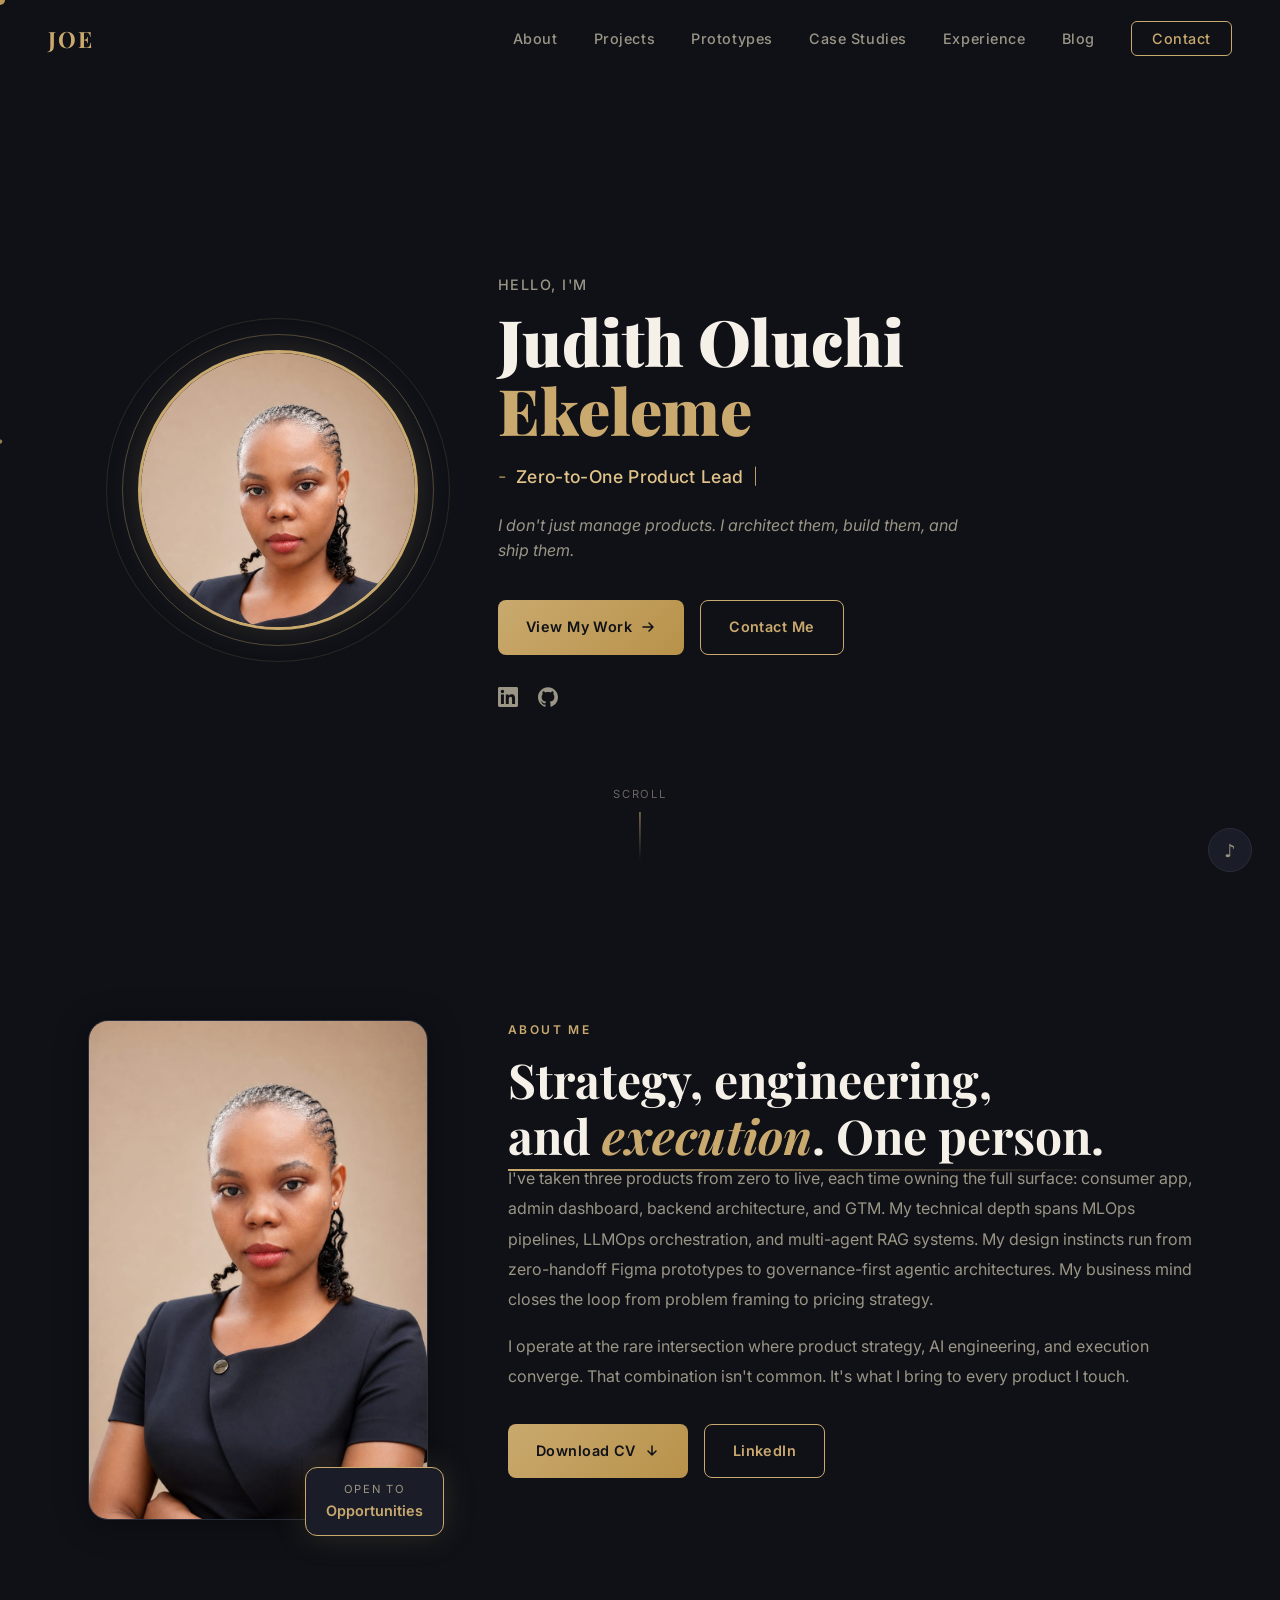
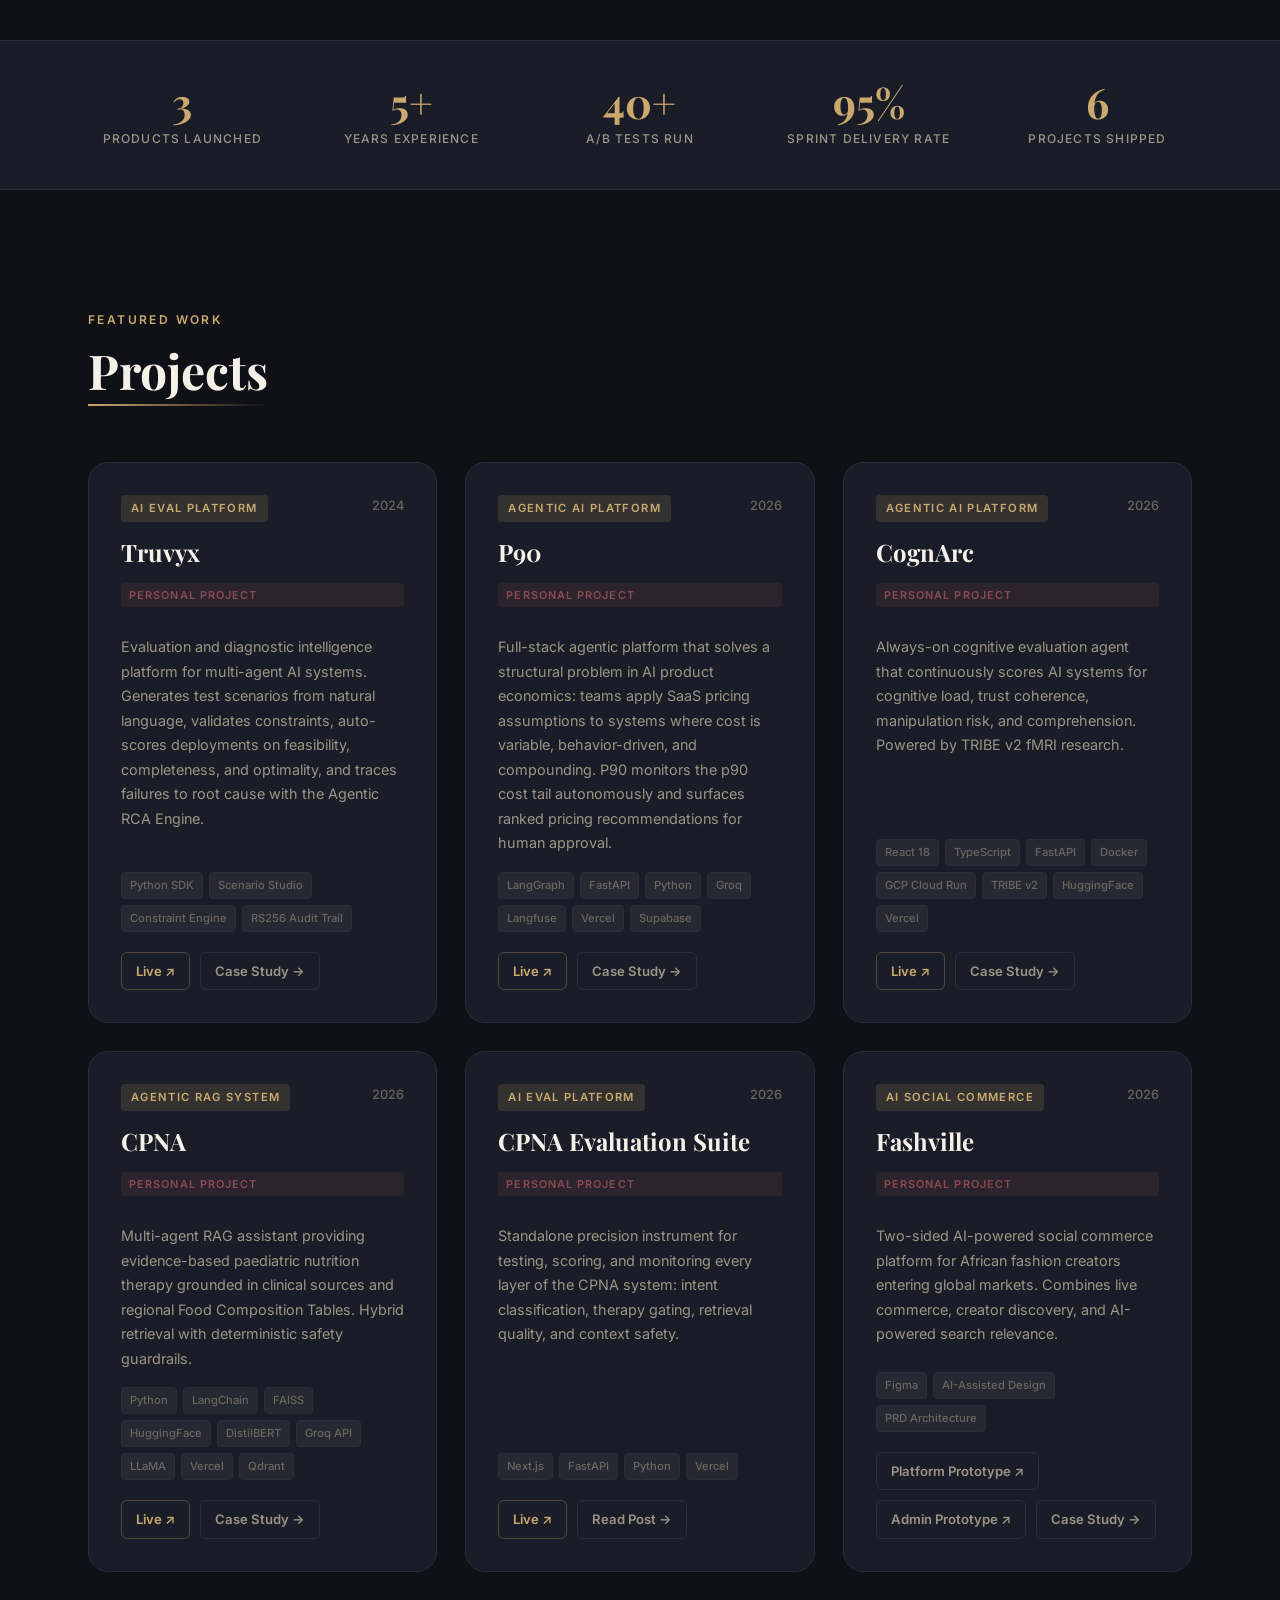
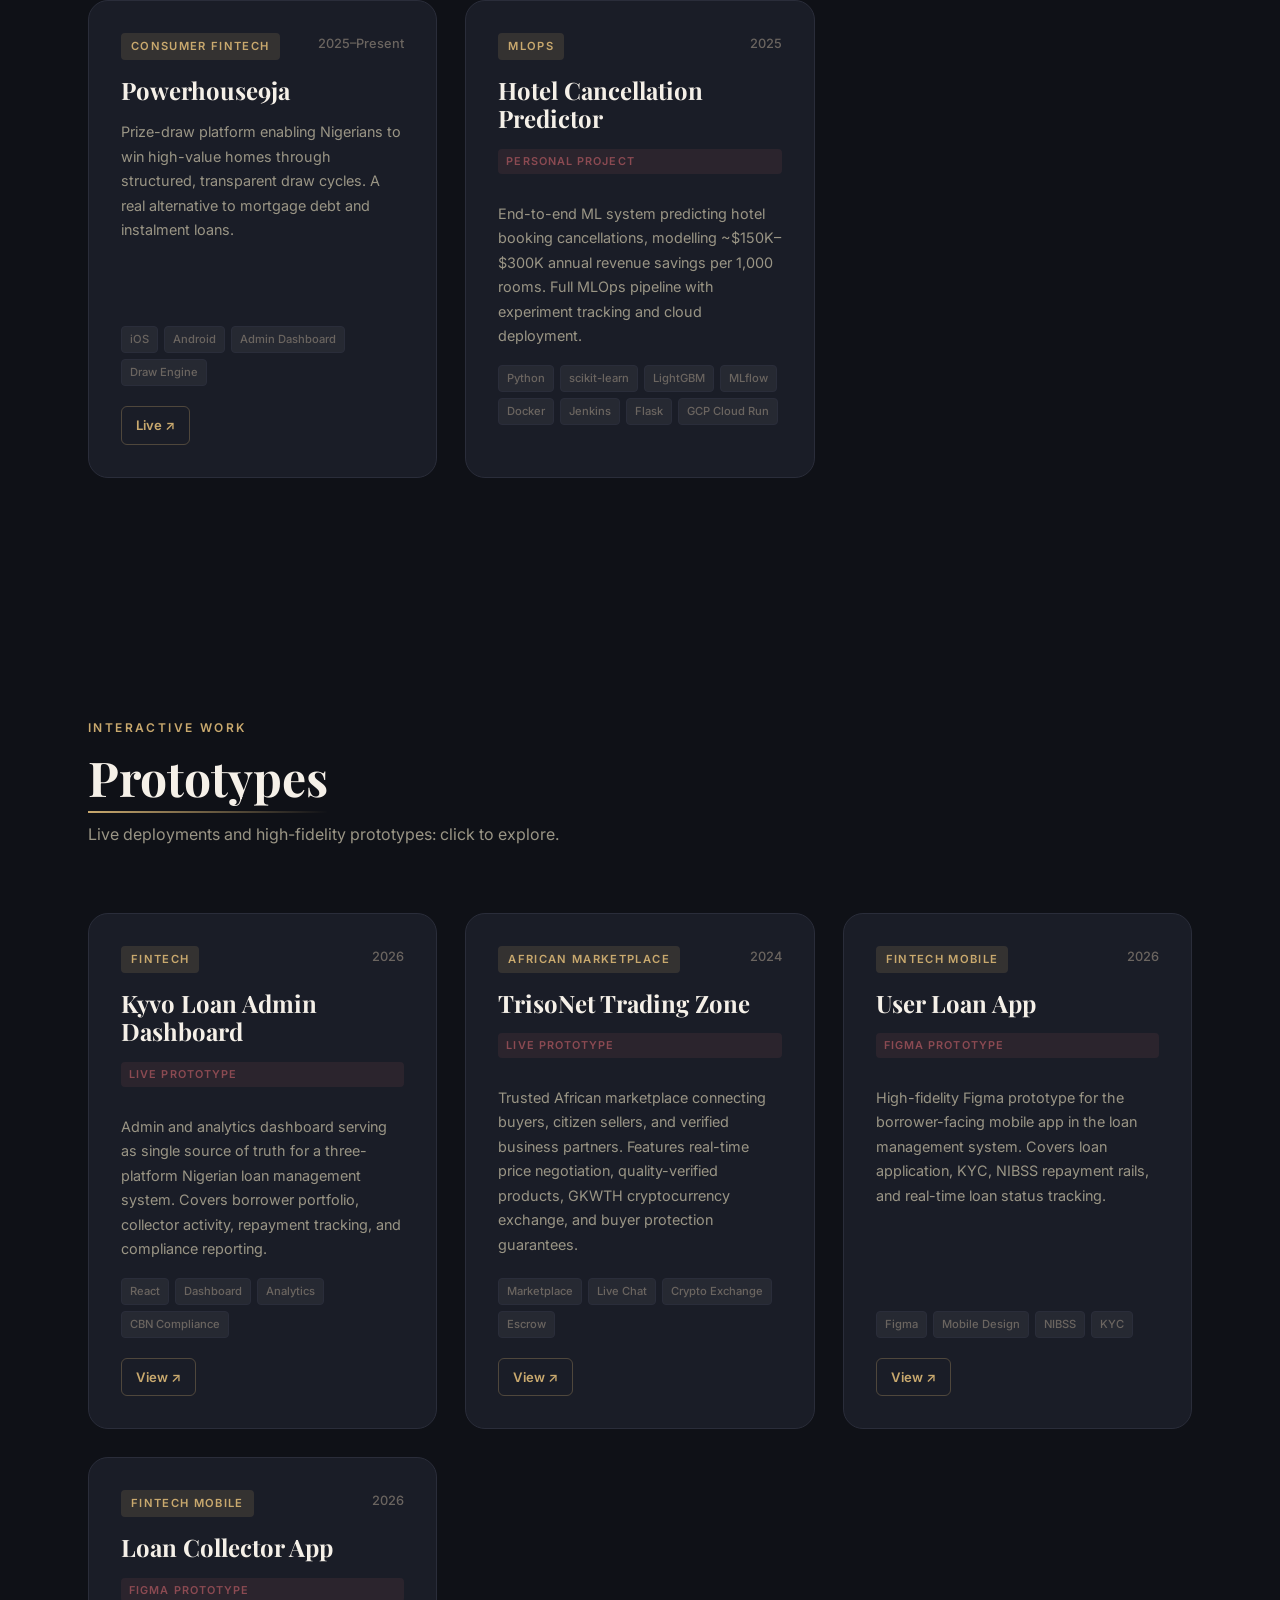
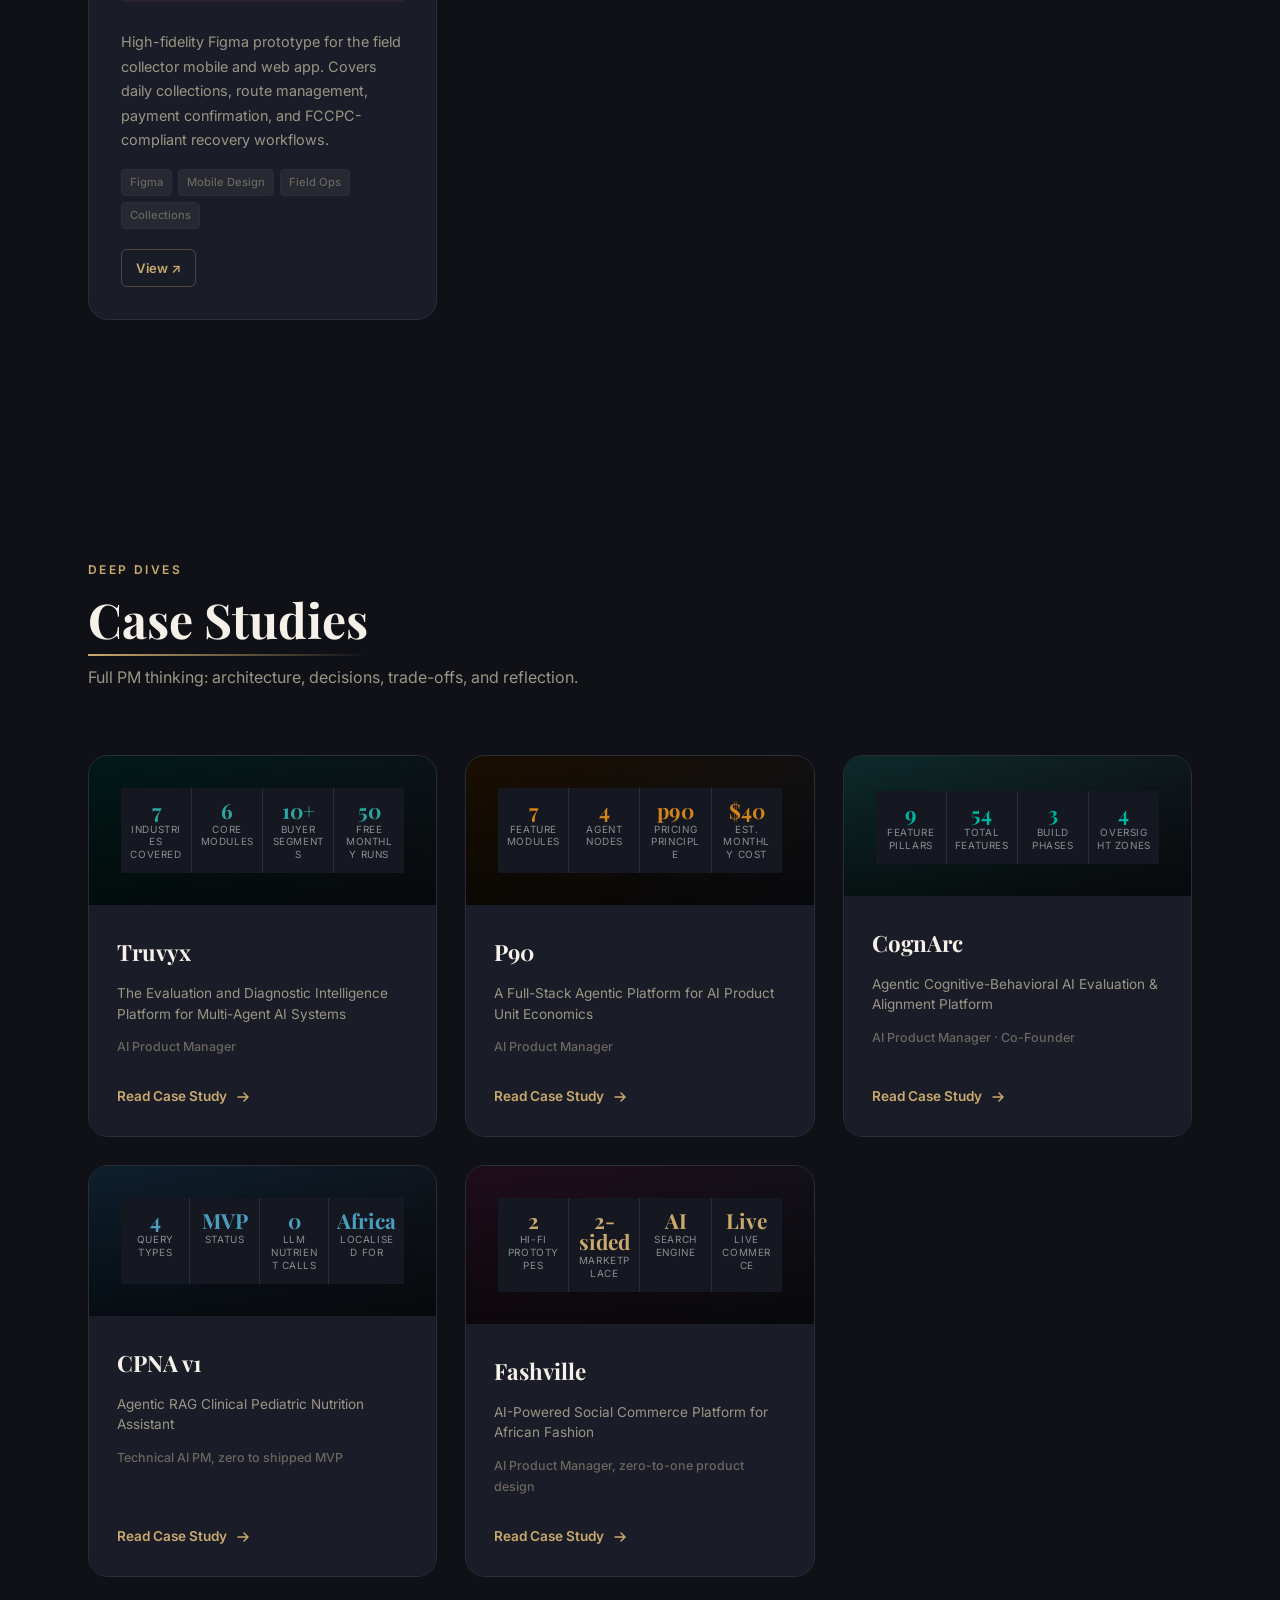
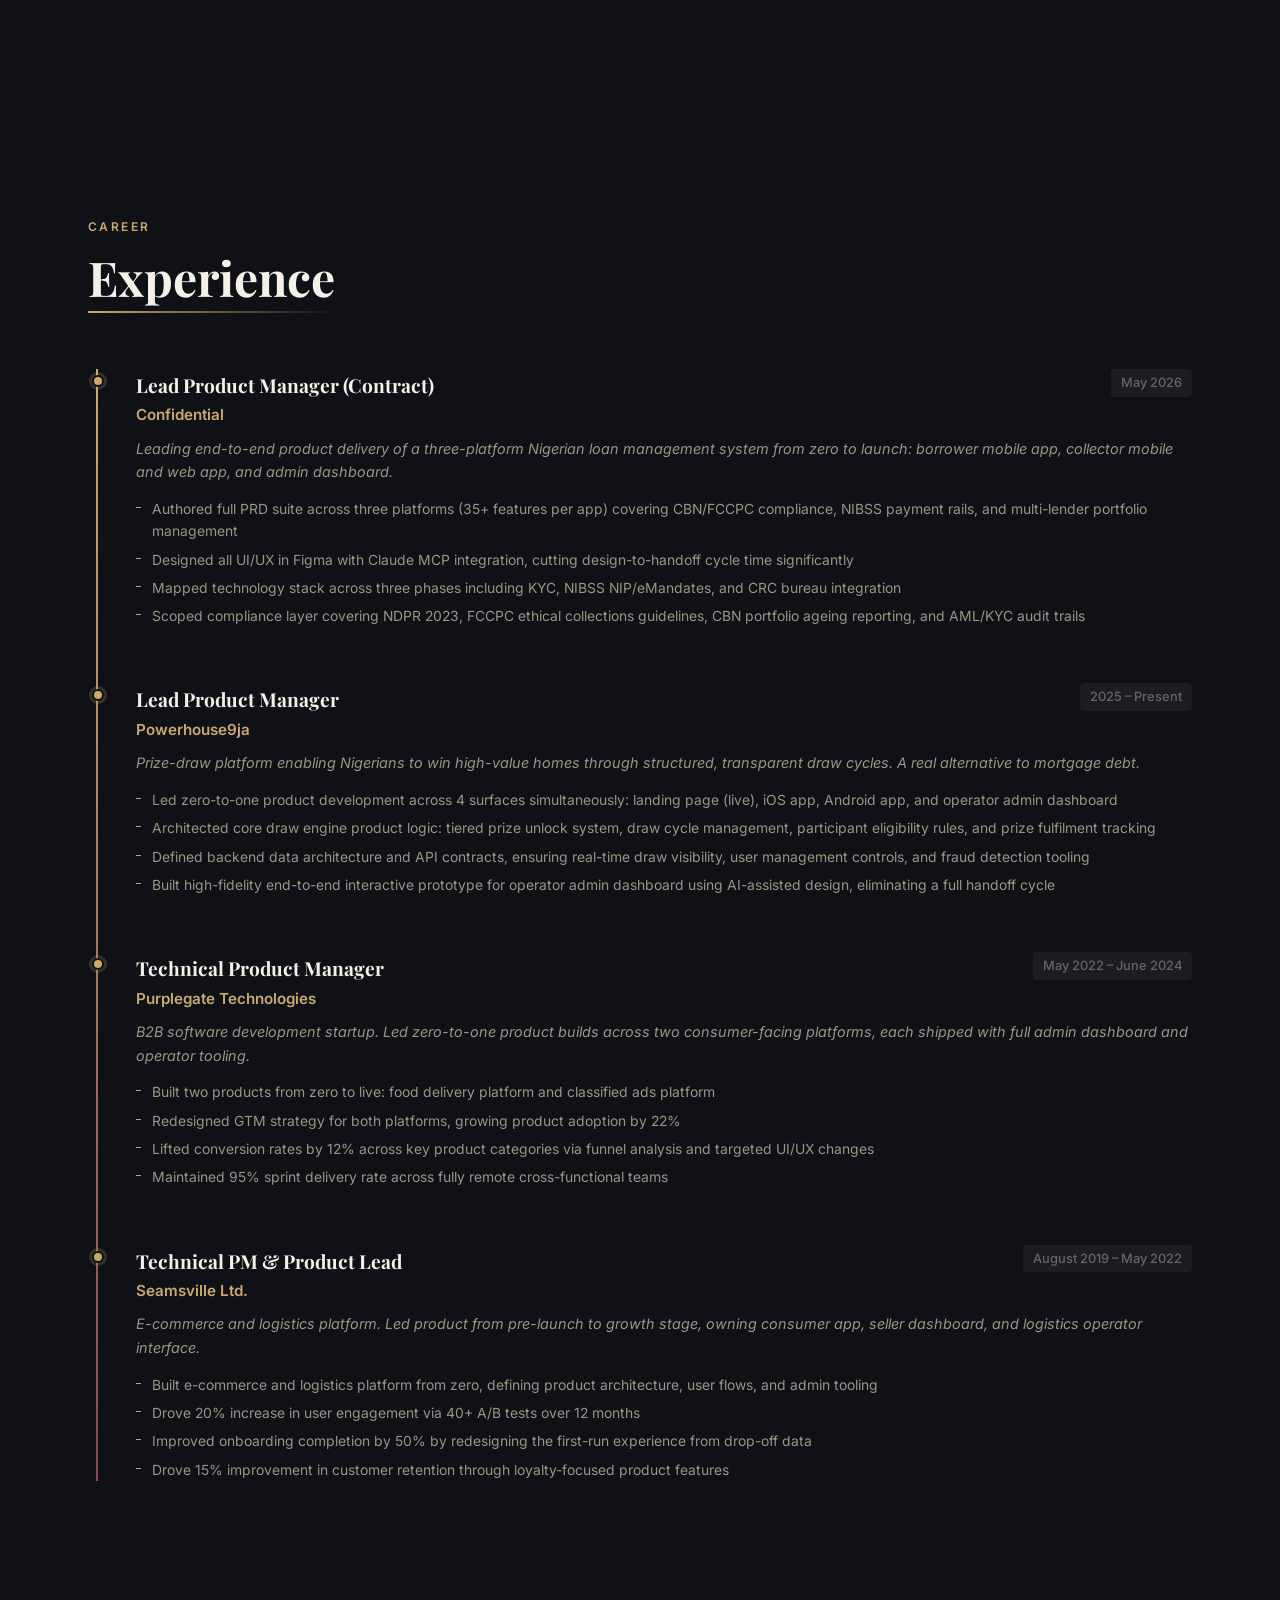
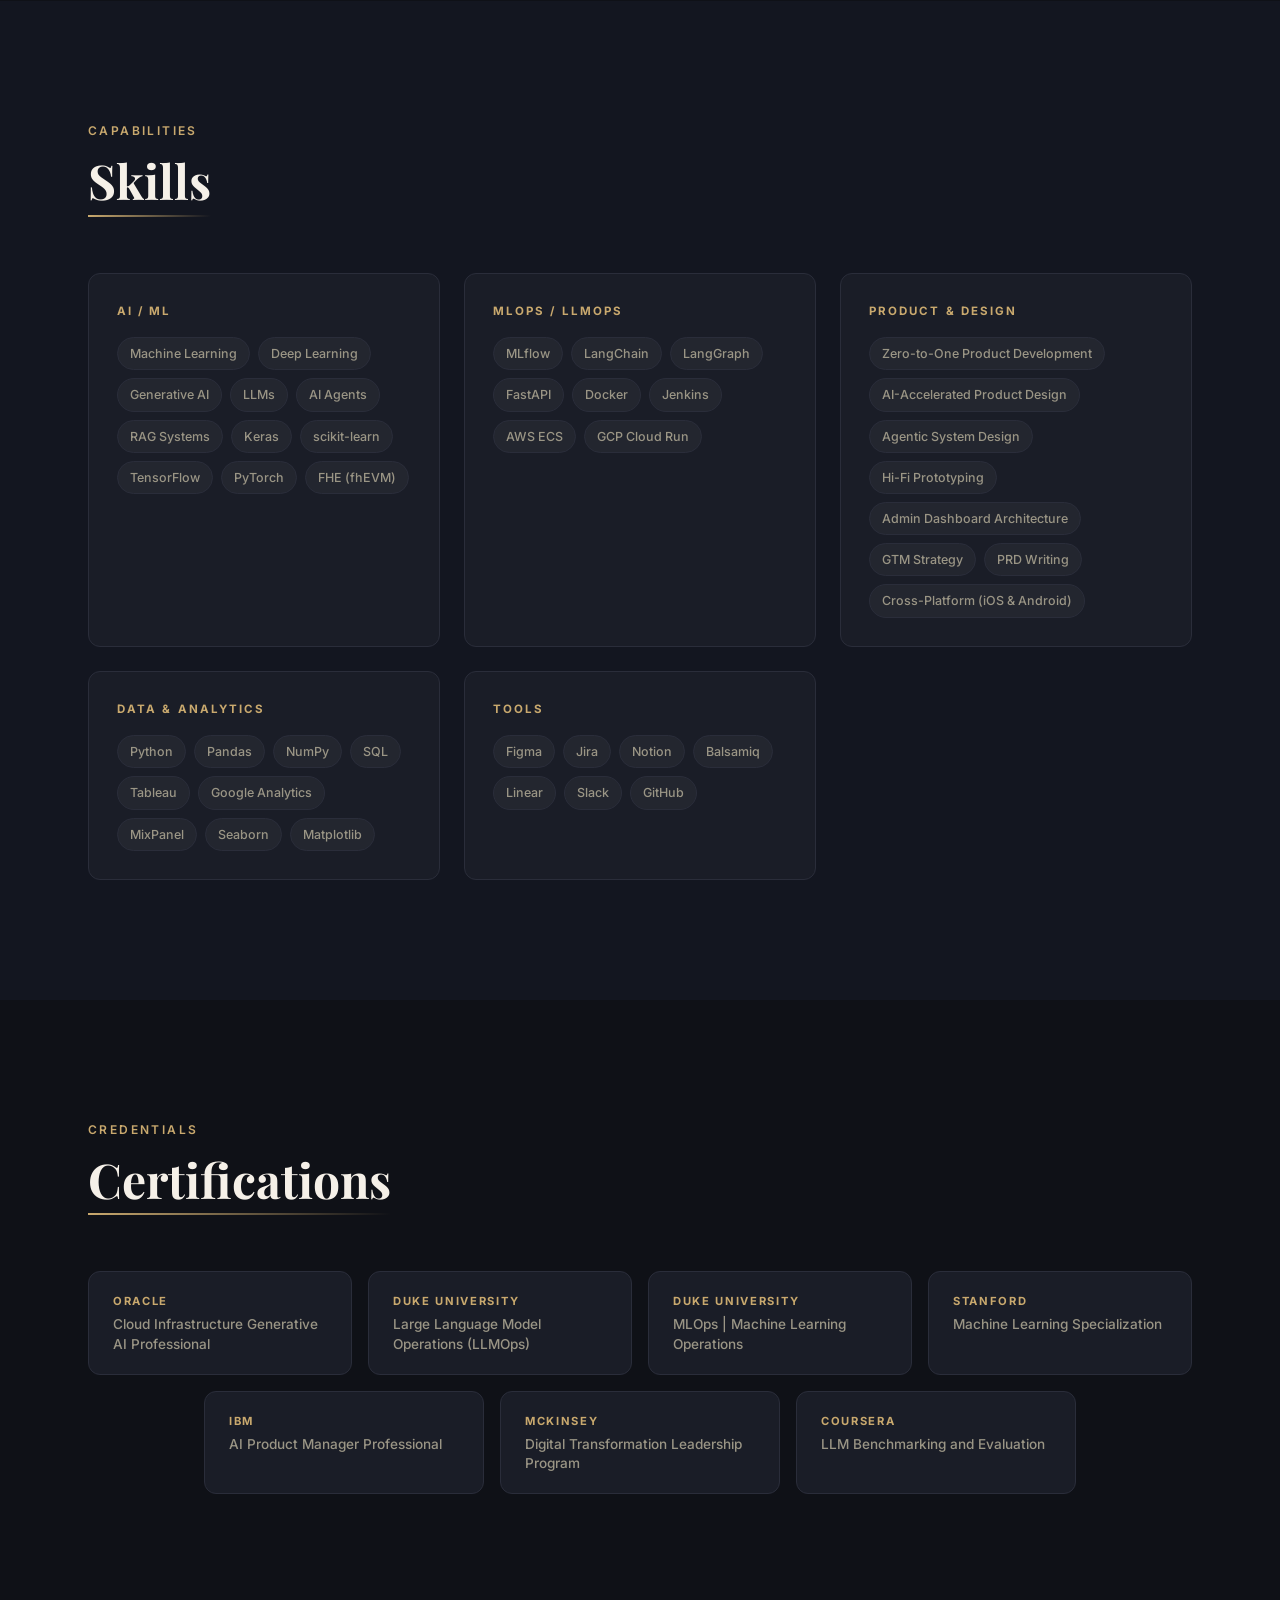
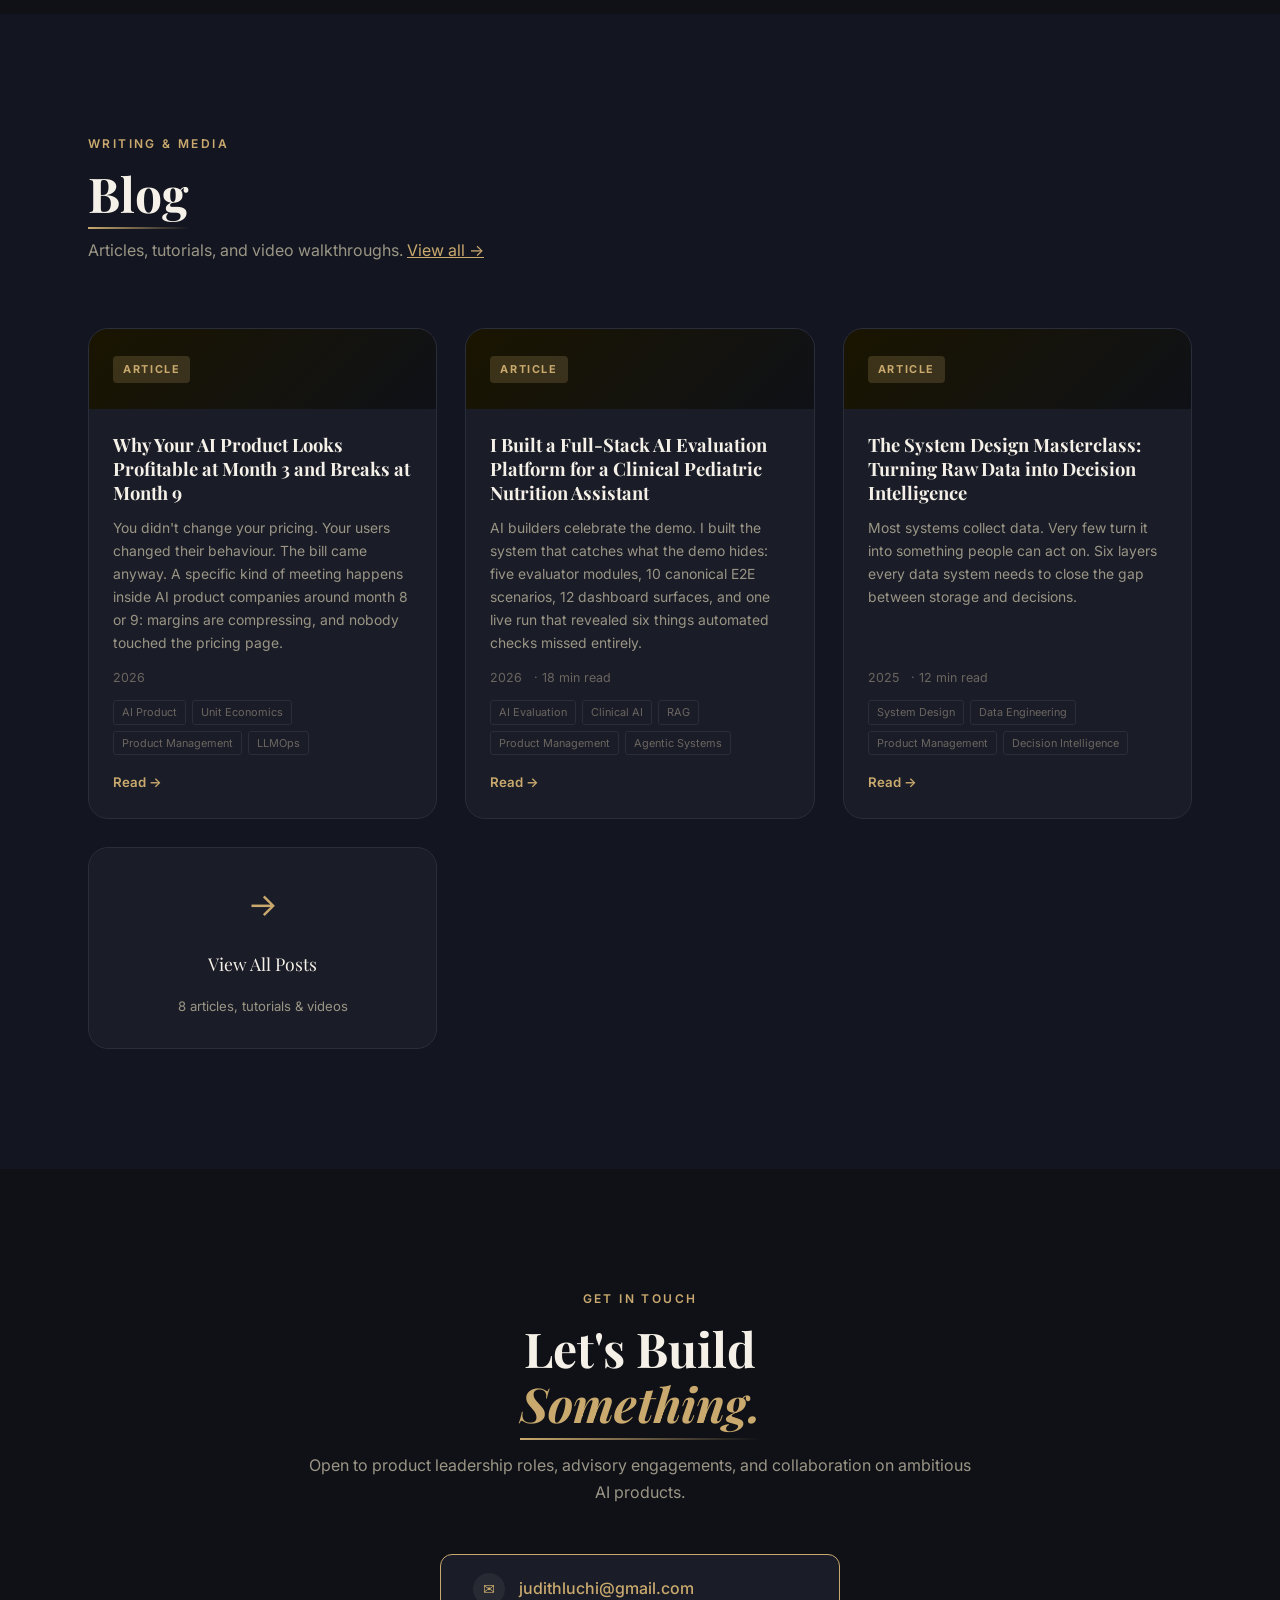
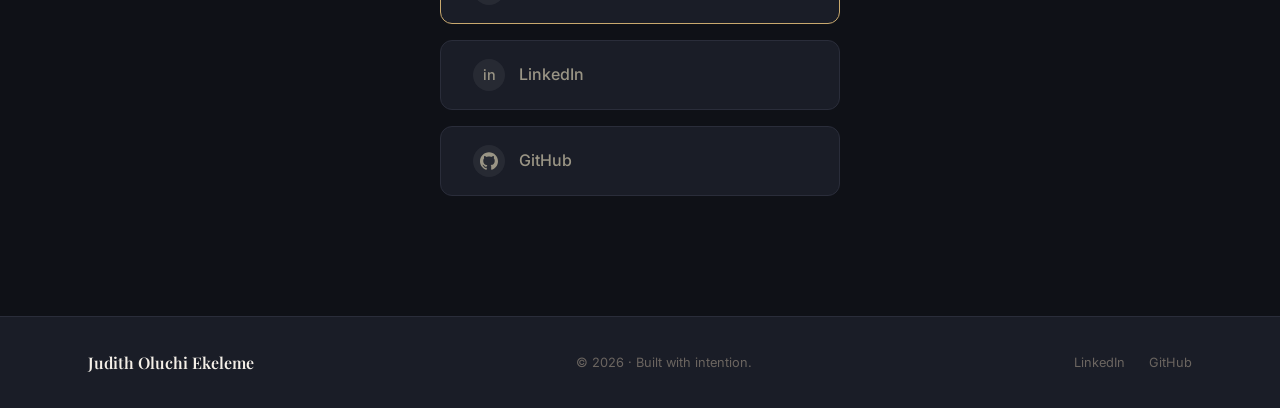
<file: index.html>
﻿<!DOCTYPE html>
<html lang="en">
<head>
  <meta charset="UTF-8" />
  <meta name="viewport" content="width=device-width, initial-scale=1.0" />
  <meta name="description" content="Judith Oluchi Ekeleme: Zero-to-One Product Lead, Technical AI PM, AI Systems Builder. Portfolio of AI products, agentic systems, and product strategy." />
  <meta property="og:title" content="Judith Oluchi Ekeleme: Technical AI PM & Product Lead" />
  <meta property="og:description" content="I don't just manage products. I architect them, build them, and ship them." />
  <meta property="og:image" content="resources/Oluchi pfp.jpeg" />
  <title>Judith Oluchi Ekeleme: Technical AI PM</title>

  <!-- Favicon -->
  <link rel="icon" type="image/svg+xml" href="favicon.svg" />
  <link rel="shortcut icon" href="favicon.svg" />

  <!-- Fonts -->
  <link rel="preconnect" href="https://fonts.googleapis.com" />
  <link rel="preconnect" href="https://fonts.gstatic.com" crossorigin />
  <link href="https://fonts.googleapis.com/css2?family=Playfair+Display:ital,wght@0,400;0,600;0,700;0,900;1,400;1,600&family=Inter:wght@300;400;500;600&display=swap" rel="stylesheet" />

  <!-- Styles -->
  <link rel="stylesheet" href="css/style.css" />
</head>
<body>

  <!-- ── CURSOR ─────────────────────────────────────────── -->
  <div id="cursor" aria-hidden="true"></div>
  <div id="cursor-trail" aria-hidden="true"></div>

  <!-- ── INTRO OVERLAY ──────────────────────────────────── -->
  <div id="intro-overlay" aria-hidden="true">
    <div id="intro-name"></div>
  </div>

  <!-- ── SOUND TOGGLE ───────────────────────────────────── -->
  <button id="sound-toggle" aria-label="Toggle sound effects" title="Toggle sound">
    <span id="sound-icon">♪</span>
  </button>

  <!-- ── NAV ────────────────────────────────────────────── -->
  <nav id="nav" role="navigation" aria-label="Main navigation">
    <a href="#" class="nav-logo" aria-label="Home">JOE</a>
    <ul class="nav-links">
      <li><a href="#about">About</a></li>
      <li><a href="#projects">Projects</a></li>
      <li><a href="#prototypes">Prototypes</a></li>
      <li><a href="case-studies.html">Case Studies</a></li>
      <li><a href="#experience">Experience</a></li>
      <li><a href="blog.html">Blog</a></li>
      <li><a href="#contact" class="nav-cta">Contact</a></li>
    </ul>
    <button class="nav-hamburger" aria-label="Toggle menu" aria-expanded="false">
      <span></span><span></span><span></span>
    </button>
  </nav>

  <!-- ── MOBILE NAV ─────────────────────────────────────── -->
  <div id="mobile-nav" aria-hidden="true">
    <ul>
      <li><a href="#about">About</a></li>
      <li><a href="#projects">Projects</a></li>
      <li><a href="#prototypes">Prototypes</a></li>
      <li><a href="case-studies.html">Case Studies</a></li>
      <li><a href="#experience">Experience</a></li>
      <li><a href="blog.html">Blog</a></li>
      <li><a href="#contact">Contact</a></li>
    </ul>
  </div>

  <!-- ══════════════════════════════════════════════════════
       HERO
  ══════════════════════════════════════════════════════ -->
  <section id="hero" aria-label="Hero section">
    <canvas id="particle-canvas" aria-hidden="true"></canvas>
    <div class="hero-inner">
      <div class="hero-photo-wrap" aria-hidden="true">
        <div class="hero-ring"></div>
        <div class="hero-ring hero-ring--2"></div>
        <img
          src="resources/Oluchi pfp.jpeg"
          alt="Judith Oluchi Ekeleme"
          class="hero-photo"
          loading="eager"
        />
      </div>
      <div class="hero-text">
        <p class="hero-greeting">Hello, I'm</p>
        <h1 class="hero-name">Judith Oluchi<br /><span class="hero-name--accent">Ekeleme</span></h1>
        <div class="hero-title-wrap" aria-live="polite">
          <span class="hero-title-prefix">-</span>
          <span id="hero-typewriter" class="hero-typewriter"></span>
          <span class="hero-cursor-blink" aria-hidden="true">|</span>
        </div>
        <p class="hero-tagline" id="hero-tagline"></p>
        <div class="hero-ctas">
          <a href="#projects" class="btn btn--primary">
            <span>View My Work</span>
            <svg width="16" height="16" viewBox="0 0 16 16" fill="none" aria-hidden="true"><path d="M3 8h10M9 4l4 4-4 4" stroke="currentColor" stroke-width="1.5" stroke-linecap="round" stroke-linejoin="round"/></svg>
          </a>
          <a href="#contact" class="btn btn--outline">Contact Me</a>
        </div>
        <div class="hero-social">
          <a href="https://linkedin.com/in/ekeleme-judith" target="_blank" rel="noopener" aria-label="LinkedIn">
            <svg viewBox="0 0 24 24" fill="currentColor" width="20" height="20"><path d="M20.447 20.452h-3.554v-5.569c0-1.328-.027-3.037-1.852-3.037-1.853 0-2.136 1.445-2.136 2.939v5.667H9.351V9h3.414v1.561h.046c.477-.9 1.637-1.85 3.37-1.85 3.601 0 4.267 2.37 4.267 5.455v6.286zM5.337 7.433a2.062 2.062 0 0 1-2.063-2.065 2.064 2.064 0 1 1 2.063 2.065zm1.782 13.019H3.555V9h3.564v11.452zM22.225 0H1.771C.792 0 0 .774 0 1.729v20.542C0 23.227.792 24 1.771 24h20.451C23.2 24 24 23.227 24 22.271V1.729C24 .774 23.2 0 22.222 0h.003z"/></svg>
          </a>
          <a href="https://github.com/luch91" target="_blank" rel="noopener" aria-label="GitHub">
            <svg viewBox="0 0 24 24" fill="currentColor" width="20" height="20"><path d="M12 .297c-6.63 0-12 5.373-12 12 0 5.303 3.438 9.8 8.205 11.385.6.113.82-.258.82-.577 0-.285-.01-1.04-.015-2.04-3.338.724-4.042-1.61-4.042-1.61C4.422 18.07 3.633 17.7 3.633 17.7c-1.087-.744.084-.729.084-.729 1.205.084 1.838 1.236 1.838 1.236 1.07 1.835 2.809 1.305 3.495.998.108-.776.417-1.305.76-1.605-2.665-.3-5.466-1.332-5.466-5.93 0-1.31.465-2.38 1.235-3.22-.135-.303-.54-1.523.105-3.176 0 0 1.005-.322 3.3 1.23.96-.267 1.98-.399 3-.405 1.02.006 2.04.138 3 .405 2.28-1.552 3.285-1.23 3.285-1.23.645 1.653.24 2.873.12 3.176.765.84 1.23 1.91 1.23 3.22 0 4.61-2.805 5.625-5.475 5.92.42.36.81 1.096.81 2.22 0 1.606-.015 2.896-.015 3.286 0 .315.21.69.825.57C20.565 22.092 24 17.592 24 12.297c0-6.627-5.373-12-12-12"/></svg>
          </a>
        </div>
      </div>
    </div>
    <a href="#about" class="hero-scroll-hint" aria-label="Scroll down">
      <span>Scroll</span>
      <div class="hero-scroll-arrow"></div>
    </a>
  </section>

  <!-- ══════════════════════════════════════════════════════
       ABOUT
  ══════════════════════════════════════════════════════ -->
  <section id="about" class="section" aria-labelledby="about-heading">
    <div class="container">
      <div class="about-grid">
        <div class="about-photo-col reveal">
          <div class="about-photo-frame">
            <img src="resources/Oluchi pfp.jpeg" alt="Judith Oluchi Ekeleme" class="about-photo" loading="lazy" />
            <div class="about-photo-badge">
              <span>Open to</span>
              <strong>Opportunities</strong>
            </div>
          </div>
        </div>
        <div class="about-text-col reveal reveal--delay-1">
          <div class="section-label">About Me</div>
          <h2 id="about-heading" class="section-heading">
            Strategy, engineering,<br />and <em>execution</em>. One person.
          </h2>
          <div id="about-bio" class="about-bio"></div>
          <div class="about-actions">
            <a href="resources/Oluchi_Ekeleme_CV.docx%20(1).pdf" download="Judith_Oluchi_Ekeleme_CV.pdf" class="btn btn--primary">
              <span>Download CV</span>
              <svg width="16" height="16" viewBox="0 0 16 16" fill="none" aria-hidden="true"><path d="M8 3v8M4 8l4 4 4-4" stroke="currentColor" stroke-width="1.5" stroke-linecap="round" stroke-linejoin="round"/></svg>
            </a>
            <a href="https://linkedin.com/in/ekeleme-judith" target="_blank" rel="noopener" class="btn btn--outline">LinkedIn</a>
          </div>
        </div>
      </div>
    </div>
  </section>

  <!-- ══════════════════════════════════════════════════════
       METRICS BAR
  ══════════════════════════════════════════════════════ -->
  <div id="metrics-bar" aria-label="Key metrics">
    <div class="container">
      <div id="metrics-inner" class="metrics-inner"></div>
    </div>
  </div>

  <!-- ══════════════════════════════════════════════════════
       PROJECTS
  ══════════════════════════════════════════════════════ -->
  <section id="projects" class="section" aria-labelledby="projects-heading">
    <div class="container">
      <div class="section-header reveal">
        <div class="section-label">Featured Work</div>
        <h2 id="projects-heading" class="section-heading">Projects</h2>
      </div>
      <div id="projects-grid" class="projects-grid"></div>
    </div>
  </section>

  <!-- ══════════════════════════════════════════════════════
       PROTOTYPES
  ══════════════════════════════════════════════════════ -->
  <section id="prototypes" class="section" aria-labelledby="prototypes-heading">
    <div class="container">
      <div class="section-header reveal">
        <div class="section-label">Interactive Work</div>
        <h2 id="prototypes-heading" class="section-heading">Prototypes</h2>
        <p class="section-sub">Live deployments and high-fidelity prototypes: click to explore.</p>
      </div>
      <div id="prototypes-grid" class="projects-grid"></div>
    </div>
  </section>

  <!-- ══════════════════════════════════════════════════════
       CASE STUDIES
  ══════════════════════════════════════════════════════ -->
  <section id="case-studies" class="section" aria-labelledby="casestudies-heading">
    <div class="container">
      <div class="section-header reveal">
        <div class="section-label">Deep Dives</div>
        <h2 id="casestudies-heading" class="section-heading">Case Studies</h2>
        <p class="section-sub">Full PM thinking: architecture, decisions, trade-offs, and reflection.</p>
      </div>
      <div id="case-studies-grid" class="case-studies-grid"></div>
    </div>
  </section>

  <!-- ── CASE STUDY MODAL ───────────────────────────────── -->
  <div id="cs-modal" class="modal" role="dialog" aria-modal="true" aria-labelledby="cs-modal-title" aria-hidden="true">
    <div class="modal-backdrop"></div>
    <div class="modal-panel">
      <button class="modal-close" aria-label="Close case study">
        <svg width="20" height="20" viewBox="0 0 20 20" fill="none"><path d="M15 5L5 15M5 5l10 10" stroke="currentColor" stroke-width="1.5" stroke-linecap="round"/></svg>
      </button>
      <div id="cs-modal-content" class="modal-content"></div>
    </div>
  </div>

  <!-- ══════════════════════════════════════════════════════
       EXPERIENCE
  ══════════════════════════════════════════════════════ -->
  <section id="experience" class="section" aria-labelledby="experience-heading">
    <div class="container">
      <div class="section-header reveal">
        <div class="section-label">Career</div>
        <h2 id="experience-heading" class="section-heading">Experience</h2>
      </div>
      <div class="timeline-wrap">
        <div class="timeline-line" aria-hidden="true"></div>
        <div id="timeline" class="timeline"></div>
      </div>
    </div>
  </section>

  <!-- ══════════════════════════════════════════════════════
       SKILLS
  ══════════════════════════════════════════════════════ -->
  <section id="skills" class="section section--alt" aria-labelledby="skills-heading">
    <div class="container">
      <div class="section-header reveal">
        <div class="section-label">Capabilities</div>
        <h2 id="skills-heading" class="section-heading">Skills</h2>
      </div>
      <div id="skills-grid" class="skills-grid"></div>
    </div>
  </section>

  <!-- ══════════════════════════════════════════════════════
       CERTIFICATIONS
  ══════════════════════════════════════════════════════ -->
  <section id="certifications" class="section" aria-labelledby="certs-heading">
    <div class="container">
      <div class="section-header reveal">
        <div class="section-label">Credentials</div>
        <h2 id="certs-heading" class="section-heading">Certifications</h2>
      </div>
      <div id="certs-track" class="certs-track"></div>
    </div>
  </section>

  <!-- ══════════════════════════════════════════════════════
       BLOG
  ══════════════════════════════════════════════════════ -->
  <section id="blog" class="section section--alt" aria-labelledby="blog-heading">
    <div class="container">
      <div class="section-header reveal">
        <div class="section-label">Writing &amp; Media</div>
        <h2 id="blog-heading" class="section-heading">Blog</h2>
        <p class="section-sub">Articles, tutorials, and video walkthroughs. <a href="blog.html" style="color:var(--gold);text-decoration:underline;">View all →</a></p>
      </div>
      <div id="blog-grid" class="blog-grid"></div>
    </div>
  </section>

  <!-- ── BLOG VIDEO MODAL ───────────────────────────────── -->
  <div id="video-modal" class="modal" role="dialog" aria-modal="true" aria-label="Video player" aria-hidden="true">
    <div class="modal-backdrop"></div>
    <div class="modal-panel modal-panel--video">
      <button class="modal-close" aria-label="Close video">
        <svg width="20" height="20" viewBox="0 0 20 20" fill="none"><path d="M15 5L5 15M5 5l10 10" stroke="currentColor" stroke-width="1.5" stroke-linecap="round"/></svg>
      </button>
      <div id="video-modal-content" class="modal-content"></div>
    </div>
  </div>

  <!-- ══════════════════════════════════════════════════════
       CONTACT
  ══════════════════════════════════════════════════════ -->
  <section id="contact" class="section" aria-labelledby="contact-heading">
    <div class="container">
      <div class="contact-inner reveal">
        <div class="section-label">Get In Touch</div>
        <h2 id="contact-heading" class="section-heading">Let's Build<br /><em>Something.</em></h2>
        <p class="contact-sub">Open to product leadership roles, advisory engagements, and collaboration on ambitious AI products.</p>
        <div class="contact-links">
          <a href="mailto:judithluchi@gmail.com" class="contact-link contact-link--primary">
            <span class="contact-link-icon">✉</span>
            <span>judithluchi@gmail.com</span>
          </a>
          <a href="https://linkedin.com/in/ekeleme-judith" target="_blank" rel="noopener" class="contact-link">
            <span class="contact-link-icon">in</span>
            <span>LinkedIn</span>
          </a>
          <a href="https://github.com/luch91" target="_blank" rel="noopener" class="contact-link">
            <span class="contact-link-icon">
              <svg viewBox="0 0 24 24" fill="currentColor" width="18" height="18"><path d="M12 .297c-6.63 0-12 5.373-12 12 0 5.303 3.438 9.8 8.205 11.385.6.113.82-.258.82-.577 0-.285-.01-1.04-.015-2.04-3.338.724-4.042-1.61-4.042-1.61C4.422 18.07 3.633 17.7 3.633 17.7c-1.087-.744.084-.729.084-.729 1.205.084 1.838 1.236 1.838 1.236 1.07 1.835 2.809 1.305 3.495.998.108-.776.417-1.305.76-1.605-2.665-.3-5.466-1.332-5.466-5.93 0-1.31.465-2.38 1.235-3.22-.135-.303-.54-1.523.105-3.176 0 0 1.005-.322 3.3 1.23.96-.267 1.98-.399 3-.405 1.02.006 2.04.138 3 .405 2.28-1.552 3.285-1.23 3.285-1.23.645 1.653.24 2.873.12 3.176.765.84 1.23 1.91 1.23 3.22 0 4.61-2.805 5.625-5.475 5.92.42.36.81 1.096.81 2.22 0 1.606-.015 2.896-.015 3.286 0 .315.21.69.825.57C20.565 22.092 24 17.592 24 12.297c0-6.627-5.373-12-12-12"/></svg>
            </span>
            <span>GitHub</span>
          </a>
        </div>
      </div>
    </div>
  </section>

  <!-- ══════════════════════════════════════════════════════
       FOOTER
  ══════════════════════════════════════════════════════ -->
  <footer id="footer">
    <div class="container">
      <div class="footer-inner">
        <span class="footer-name">Judith Oluchi Ekeleme</span>
        <span class="footer-copy">&#169; 2026 &middot; Built with intention.</span>
        <div class="footer-links">
          <a href="https://linkedin.com/in/ekeleme-judith" target="_blank" rel="noopener">LinkedIn</a>
          <a href="https://github.com/luch91" target="_blank" rel="noopener">GitHub</a>
        </div>
      </div>
    </div>
  </footer>

  <!-- ── SCRIPTS ────────────────────────────────────────── -->
  <script src="js/data.js"></script>
  <script src="js/particles.js"></script>
  <script src="js/cursor.js"></script>
  <script src="js/sfx.js"></script>
  <script src="js/animations.js"></script>
  <script src="js/app.js"></script>
</body>
</html>
</file>
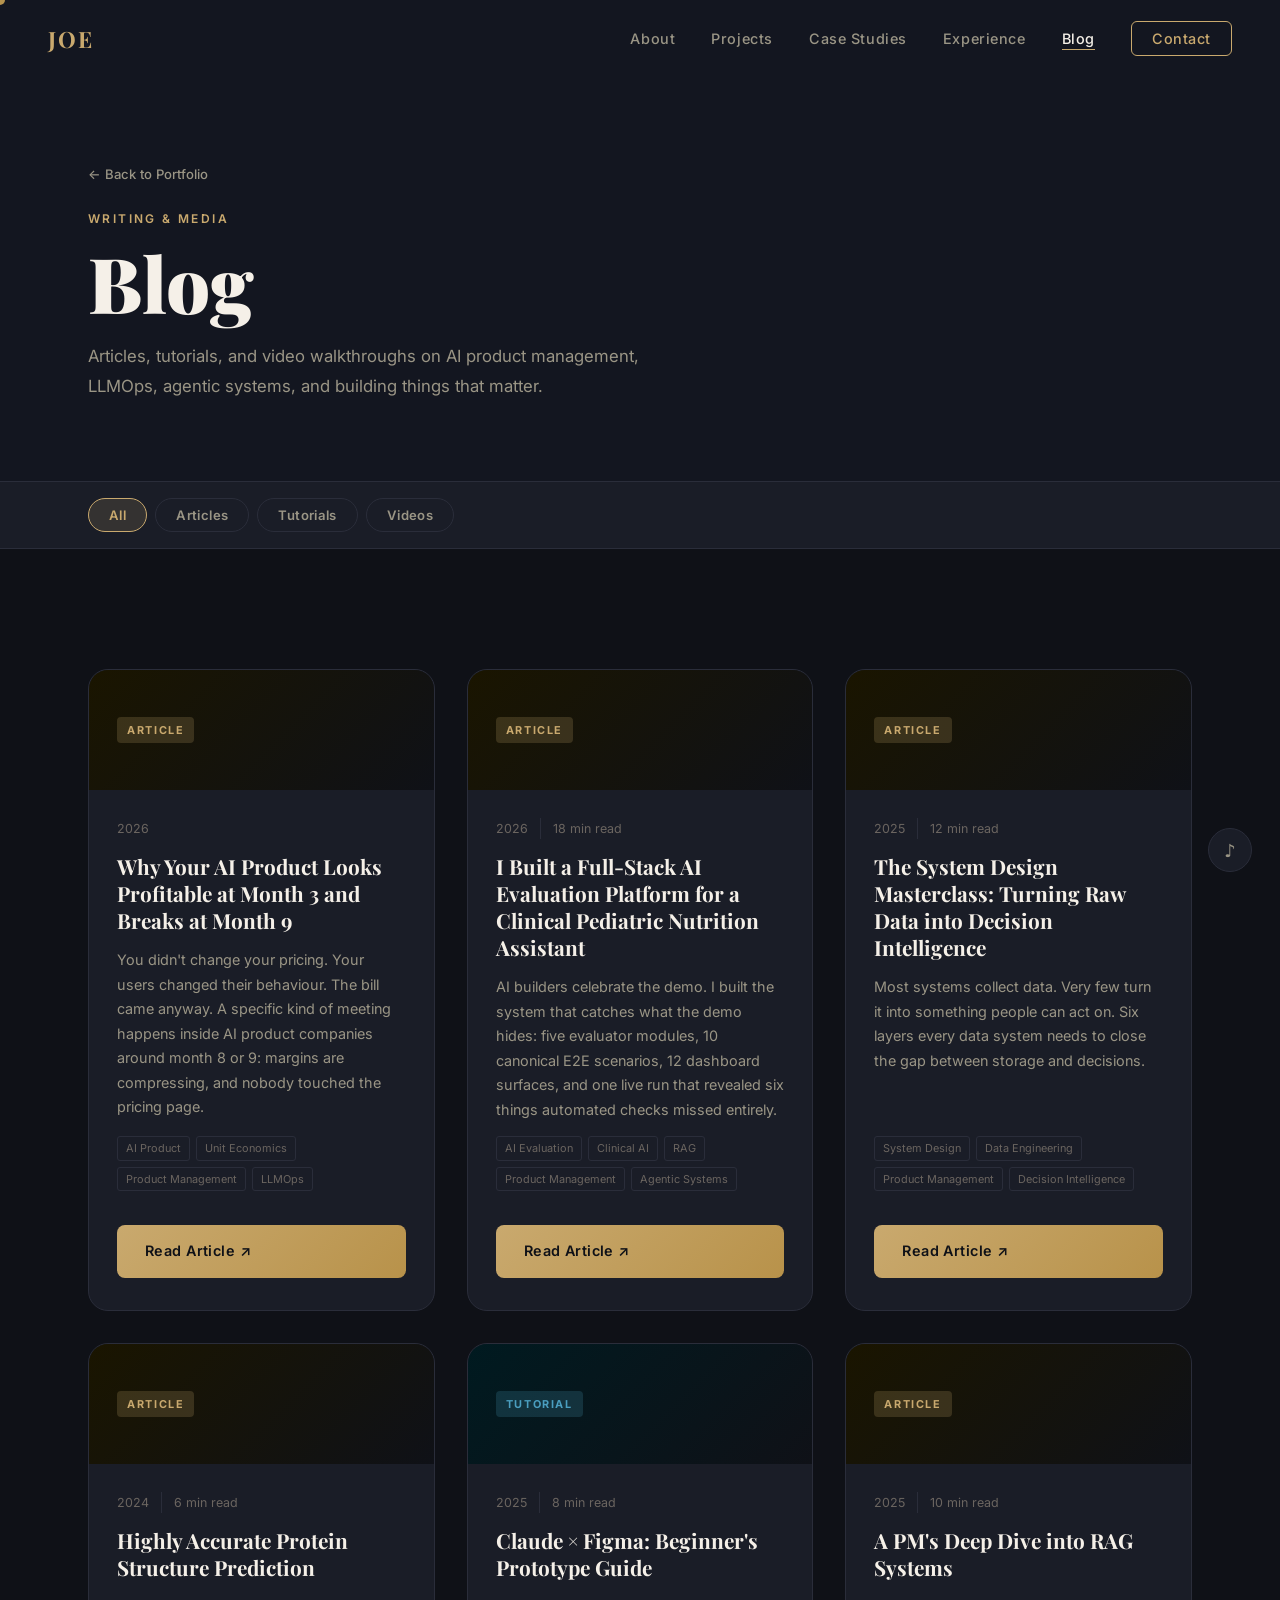
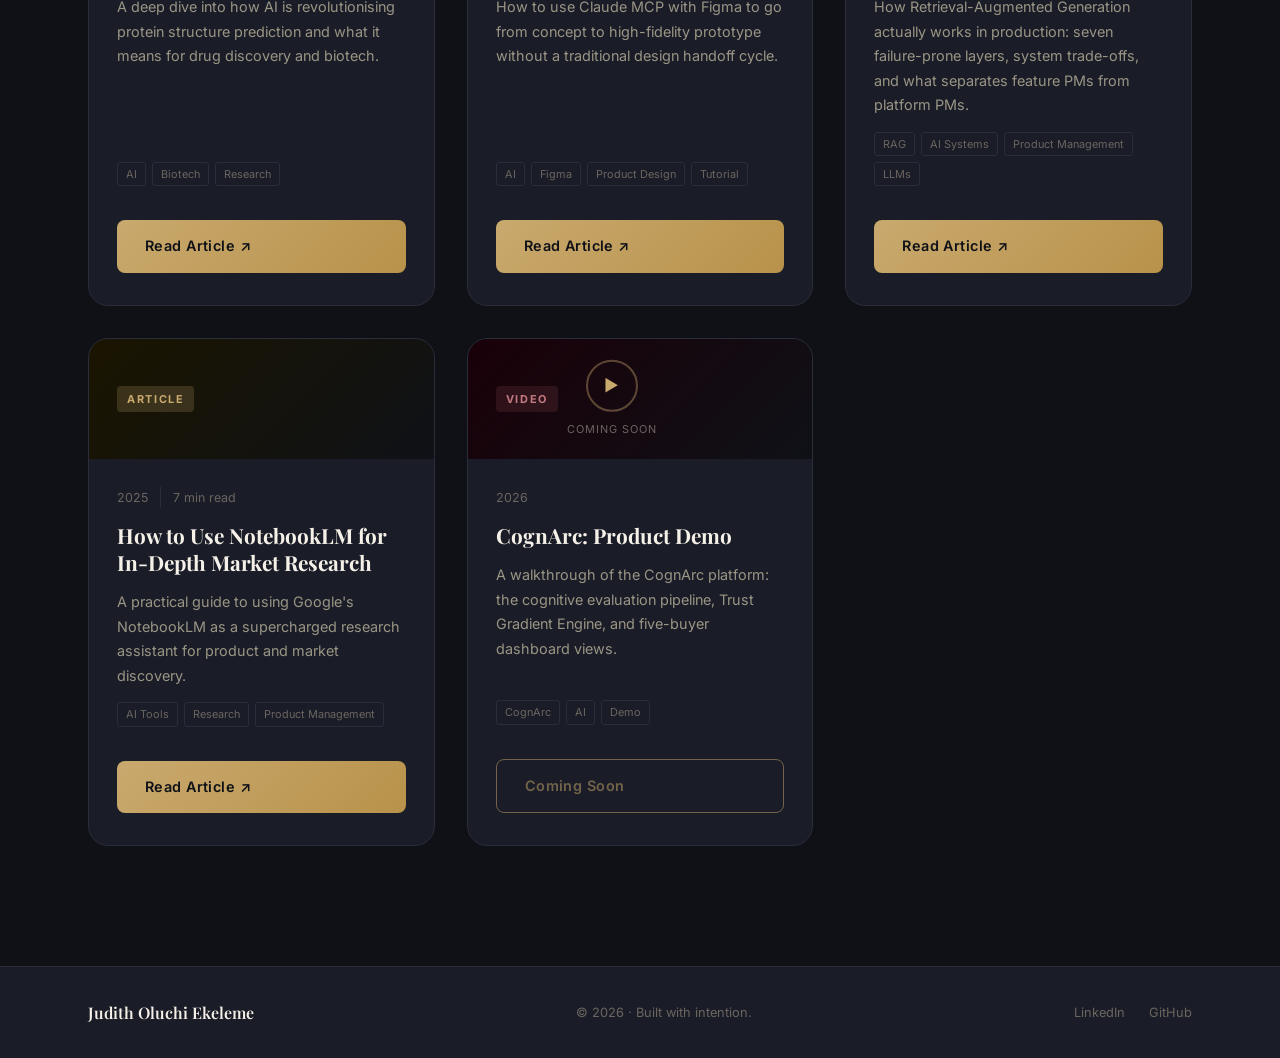
<file: blog.html>
﻿<!DOCTYPE html>
<html lang="en">
<head>
  <meta charset="UTF-8" />
  <meta name="viewport" content="width=device-width, initial-scale=1.0" />
  <meta name="description" content="Blog: Judith Oluchi Ekeleme. Articles, tutorials, and video walkthroughs on AI product management, LLMOps, and technical product design." />
  <title>Blog: Judith Oluchi Ekeleme</title>
  <link rel="icon" type="image/svg+xml" href="favicon.svg" />
  <link rel="shortcut icon" href="favicon.svg" />
  <link rel="preconnect" href="https://fonts.googleapis.com" />
  <link rel="preconnect" href="https://fonts.gstatic.com" crossorigin />
  <link href="https://fonts.googleapis.com/css2?family=Playfair+Display:ital,wght@0,400;0,600;0,700;0,900;1,400;1,600&family=Inter:wght@300;400;500;600&display=swap" rel="stylesheet" />
  <link rel="stylesheet" href="css/style.css" />
</head>
<body class="subpage">

  <div id="cursor" aria-hidden="true"></div>
  <div id="cursor-trail" aria-hidden="true"></div>
  <button id="sound-toggle" aria-label="Toggle sound effects"><span id="sound-icon">♪</span></button>

  <!-- NAV -->
  <nav id="nav" role="navigation" aria-label="Main navigation">
    <a href="index.html" class="nav-logo" aria-label="Home">JOE</a>
    <ul class="nav-links">
      <li><a href="index.html#about">About</a></li>
      <li><a href="index.html#projects">Projects</a></li>
      <li><a href="case-studies.html">Case Studies</a></li>
      <li><a href="index.html#experience">Experience</a></li>
      <li><a href="blog.html" class="active">Blog</a></li>
      <li><a href="index.html#contact" class="nav-cta">Contact</a></li>
    </ul>
    <button class="nav-hamburger" aria-label="Toggle menu" aria-expanded="false">
      <span></span><span></span><span></span>
    </button>
  </nav>
  <div id="mobile-nav" aria-hidden="true">
    <ul>
      <li><a href="index.html#about">About</a></li>
      <li><a href="index.html#projects">Projects</a></li>
      <li><a href="case-studies.html">Case Studies</a></li>
      <li><a href="index.html#experience">Experience</a></li>
      <li><a href="blog.html">Blog</a></li>
      <li><a href="index.html#contact">Contact</a></li>
    </ul>
  </div>

  <!-- PAGE HERO -->
  <header class="page-hero">
    <div class="container">
      <div class="page-hero-inner reveal">
        <a href="index.html" class="back-link">← Back to Portfolio</a>
        <div class="section-label">Writing &amp; Media</div>
        <h1 class="page-hero-title">Blog</h1>
        <p class="page-hero-sub">Articles, tutorials, and video walkthroughs on AI product management, LLMOps, agentic systems, and building things that matter.</p>
      </div>
    </div>
  </header>

  <!-- FILTER BAR -->
  <div class="blog-filter-bar">
    <div class="container">
      <div class="blog-filters" id="blog-filters">
        <button class="filter-btn active" data-filter="all">All</button>
        <button class="filter-btn" data-filter="article">Articles</button>
        <button class="filter-btn" data-filter="tutorial">Tutorials</button>
        <button class="filter-btn" data-filter="video">Videos</button>
      </div>
    </div>
  </div>

  <!-- BLOG GRID -->
  <main class="section" id="blog-main">
    <div class="container">
      <div id="blog-full-grid" class="blog-full-grid"></div>
    </div>
  </main>

  <!-- VIDEO MODAL -->
  <div id="video-modal" class="modal" role="dialog" aria-modal="true" aria-label="Video player" aria-hidden="true">
    <div class="modal-backdrop"></div>
    <div class="modal-panel modal-panel--video">
      <button class="modal-close" aria-label="Close video">
        <svg width="20" height="20" viewBox="0 0 20 20" fill="none"><path d="M15 5L5 15M5 5l10 10" stroke="currentColor" stroke-width="1.5" stroke-linecap="round"/></svg>
      </button>
      <div id="video-modal-content" class="modal-content"></div>
    </div>
  </div>

  <!-- FOOTER -->
  <footer id="footer">
    <div class="container">
      <div class="footer-inner">
        <span class="footer-name">Judith Oluchi Ekeleme</span>
        <span class="footer-copy">&#169; 2026 &middot; Built with intention.</span>
        <div class="footer-links">
          <a href="https://linkedin.com/in/ekeleme-judith" target="_blank" rel="noopener">LinkedIn</a>
          <a href="https://github.com/luch91" target="_blank" rel="noopener">GitHub</a>
        </div>
      </div>
    </div>
  </footer>

  <script src="js/data.js"></script>
  <script src="js/particles.js"></script>
  <script src="js/cursor.js"></script>
  <script src="js/sfx.js"></script>
  <script src="js/animations.js"></script>
  <script>
  document.addEventListener('DOMContentLoaded', function () {
    const D = window.DATA;
    if (!D) return;

    function esc(str) {
      if (str == null) return '';
      return String(str).replace(/&/g,'&amp;').replace(/</g,'&lt;').replace(/>/g,'&gt;').replace(/"/g,'&quot;').replace(/'/g,'&#39;');
    }

    const grid = document.getElementById('blog-full-grid');
    let activeFilter = 'all';

    function renderPosts(filter) {
      const posts = filter === 'all' ? D.blogPosts : D.blogPosts.filter(p => p.type === filter);
      if (!posts.length) {
        grid.innerHTML = `<p class="blog-empty">No posts in this category yet: check back soon.</p>`;
        return;
      }
      grid.innerHTML = posts.map(post => buildFullCard(post)).join('');
      // Animate in
      grid.querySelectorAll('.blog-full-card').forEach((el, i) => {
        el.style.opacity = '0';
        el.style.transform = 'translateY(20px)';
        setTimeout(() => {
          el.style.transition = 'opacity 0.5s ease, transform 0.5s ease';
          el.style.opacity = '1';
          el.style.transform = 'translateY(0)';
        }, i * 80);
      });
    }

    function buildFullCard(post) {
      const isVideo  = post.type === 'video';
      const hasVideo = isVideo && (post.videoFile || post.videoUrl);
      const hasFile  = post.filePath && !isVideo;
      const hasUrl   = post.url;

      const bannerBg = {
        article:  'linear-gradient(135deg,#1A1500,#0F1117)',
        tutorial: 'linear-gradient(135deg,#001A20,#0F1117)',
        video:    'linear-gradient(135deg,#1A0008,#0F1117)',
      }[post.type] || 'linear-gradient(135deg,#1A1D27,#0F1117)';

      let actionBtn = '';
      if (isVideo && hasVideo) {
        actionBtn = `<button class="btn btn--primary blog-video-btn" data-video-id="${post.id}">▶ Watch Now</button>`;
      } else if (isVideo && !hasVideo) {
        actionBtn = `<span class="btn btn--outline" style="opacity:0.5;cursor:default;">Coming Soon</span>`;
      } else if (hasUrl) {
        actionBtn = `<a href="${post.url}" target="_blank" rel="noopener" class="btn btn--primary">Read Article ↗</a>`;
      } else if (hasFile) {
        actionBtn = `<a href="${post.filePath}" target="_blank" class="btn btn--primary">Read Article ↗</a>`;
      }

      return `
        <article class="blog-full-card" id="${post.id}" data-type="${post.type}">
          <div class="blog-full-banner" style="background:${bannerBg}">
            <span class="blog-type-badge blog-type-badge--${post.type}">${post.type}</span>
            ${isVideo ? `<div class="blog-video-placeholder blog-video-placeholder--lg">
              <div class="blog-video-play blog-video-play--lg"${hasVideo ? ` data-video-id="${post.id}" style="cursor:pointer"` : ''}>▶</div>
              ${!hasVideo ? `<span class="blog-coming-soon">Coming Soon</span>` : '<span class="blog-coming-soon">Click to play</span>'}
            </div>` : ''}
          </div>
          <div class="blog-full-body">
            <div class="blog-full-meta">
              <span class="blog-full-date">${esc(post.date)}</span>
              ${post.readTime ? `<span class="blog-full-read">${esc(post.readTime)}</span>` : ''}
            </div>
            <h2 class="blog-full-title">${esc(post.title)}</h2>
            <p class="blog-full-excerpt">${esc(post.excerpt)}</p>
            <div class="blog-card-tags" style="margin-bottom:20px;">
              ${(post.tags || []).map(t => `<span class="blog-tag">${esc(t)}</span>`).join('')}
            </div>
            ${actionBtn}
          </div>
        </article>`;
    }

    // Filter buttons
    document.getElementById('blog-filters').addEventListener('click', e => {
      const btn = e.target.closest('.filter-btn');
      if (!btn) return;
      document.querySelectorAll('.filter-btn').forEach(b => b.classList.remove('active'));
      btn.classList.add('active');
      activeFilter = btn.dataset.filter;
      renderPosts(activeFilter);
    });

    // Video modal
    const videoModal        = document.getElementById('video-modal');
    const videoModalContent = document.getElementById('video-modal-content');

    function openVideo(id) {
      const post = D.blogPosts.find(p => p.id === id);
      if (!post) return;
      const src = post.videoUrl || post.videoFile;
      if (!src) return;
      videoModalContent.innerHTML = `
        <div class="video-modal-title">${esc(post.title)}</div>
        <div class="video-modal-player">
          <video controls autoplay style="width:100%;height:100%;object-fit:contain;">
            <source src="${src}" />
          </video>
        </div>`;
      videoModal.classList.add('open');
      videoModal.setAttribute('aria-hidden', 'false');
      document.body.style.overflow = 'hidden';
    }

    function closeVideo() {
      videoModal.classList.remove('open');
      videoModal.setAttribute('aria-hidden', 'true');
      document.body.style.overflow = '';
      const v = videoModalContent.querySelector('video');
      if (v) { v.pause(); v.src = ''; }
      videoModalContent.innerHTML = '';
    }

    videoModal.querySelector('.modal-backdrop').addEventListener('click', closeVideo);
    videoModal.querySelector('.modal-close').addEventListener('click', closeVideo);
    document.addEventListener('keydown', e => { if (e.key === 'Escape') closeVideo(); });

    document.addEventListener('click', e => {
      const btn = e.target.closest('[data-video-id]');
      if (btn) openVideo(btn.dataset.videoId);
    });

    // Initial render
    renderPosts('all');

    // Scroll to anchor if present
    if (window.location.hash) {
      const id = window.location.hash.slice(1);
      setTimeout(() => {
        const el = document.getElementById(id);
        if (el) el.scrollIntoView({ behavior: 'smooth', block: 'start' });
      }, 300);
    }

    // Init animations
    if (window.ANIM && window.ANIM.initAllAnimations) window.ANIM.initAllAnimations();
  });
  </script>
</body>
</html>
</file>
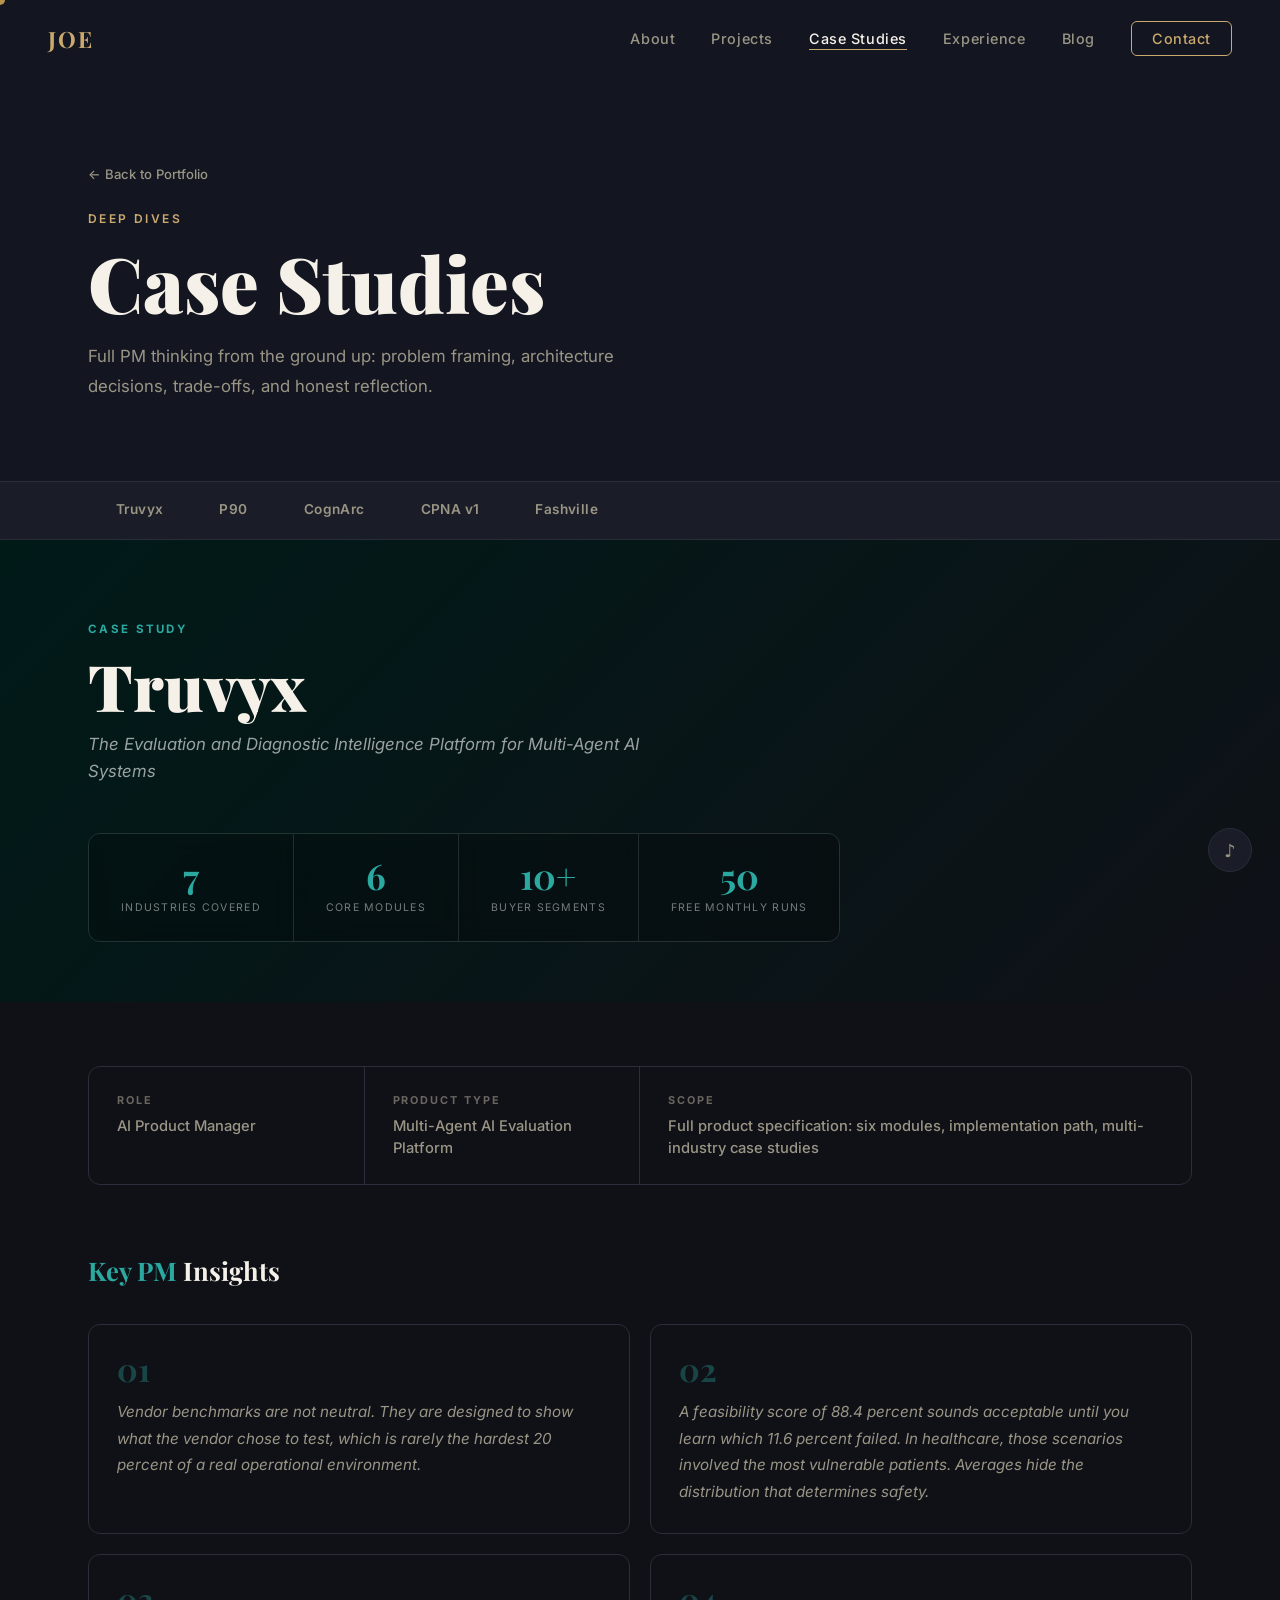
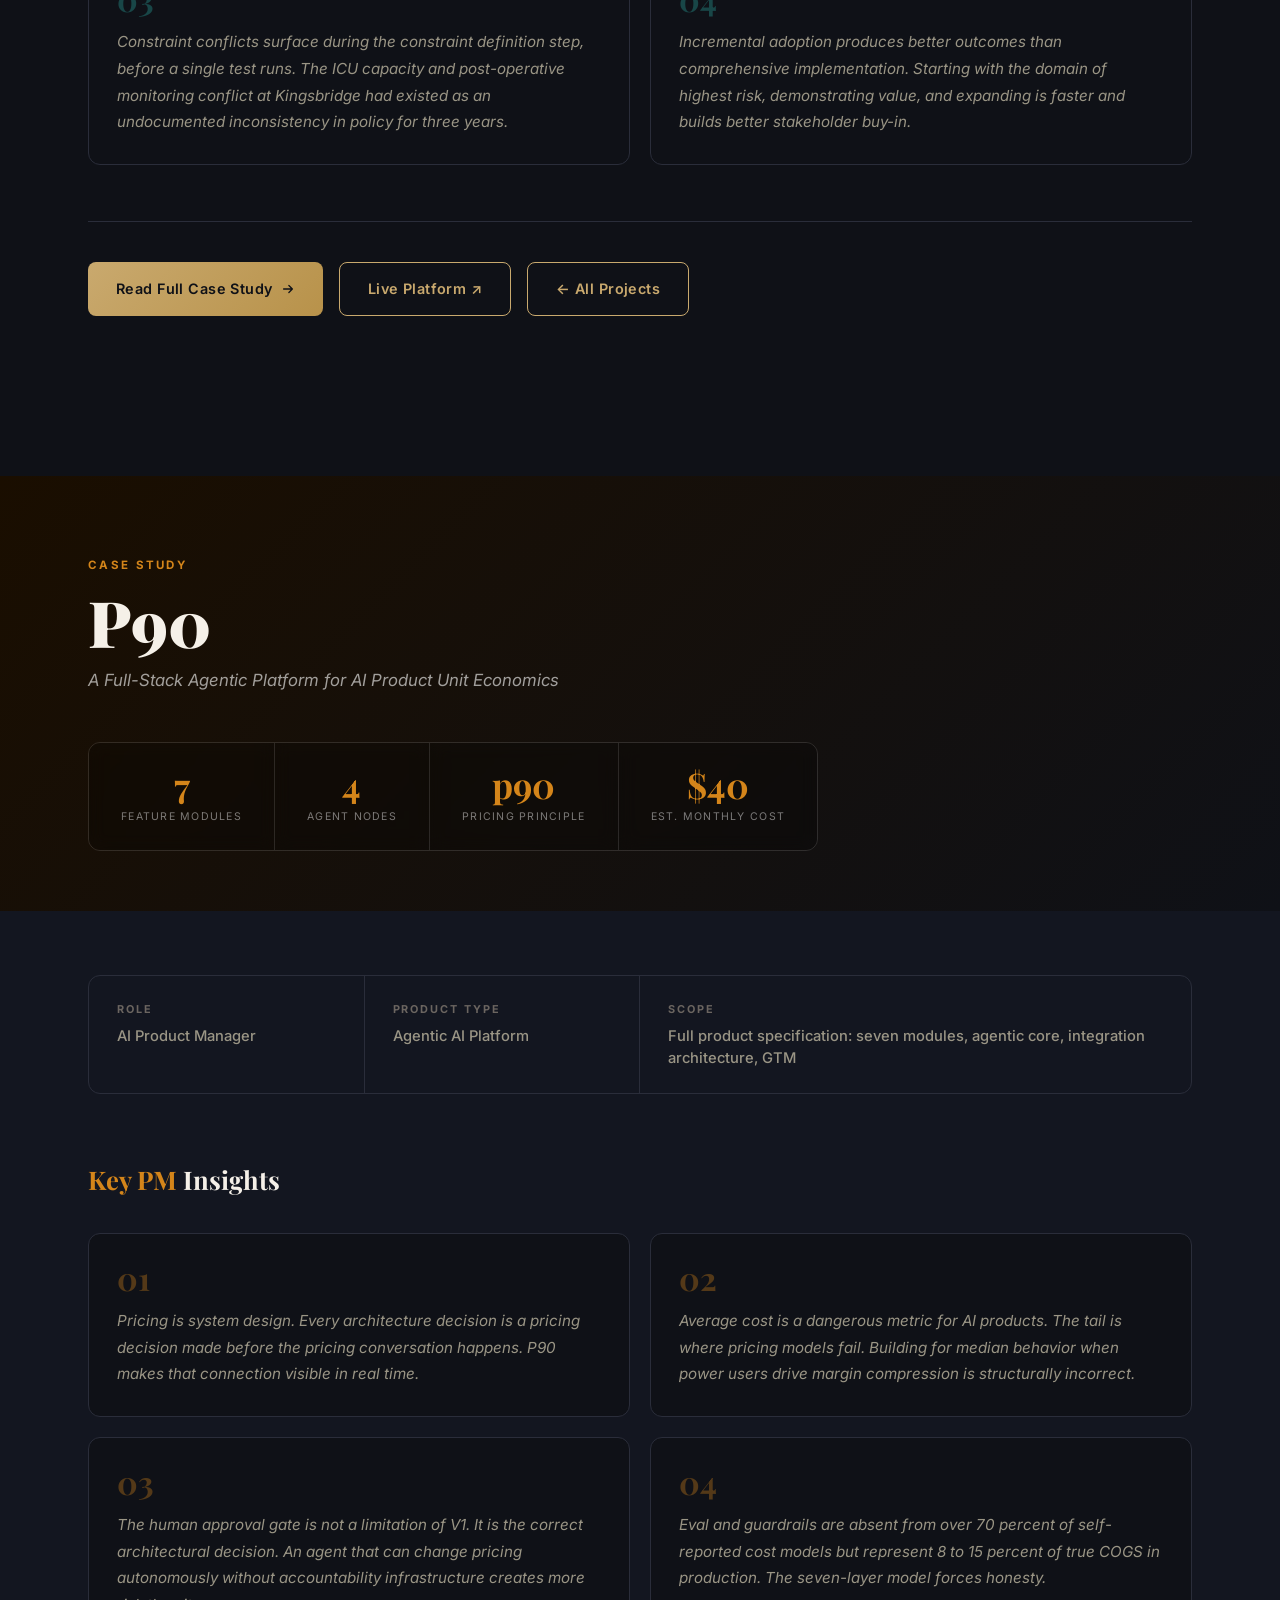
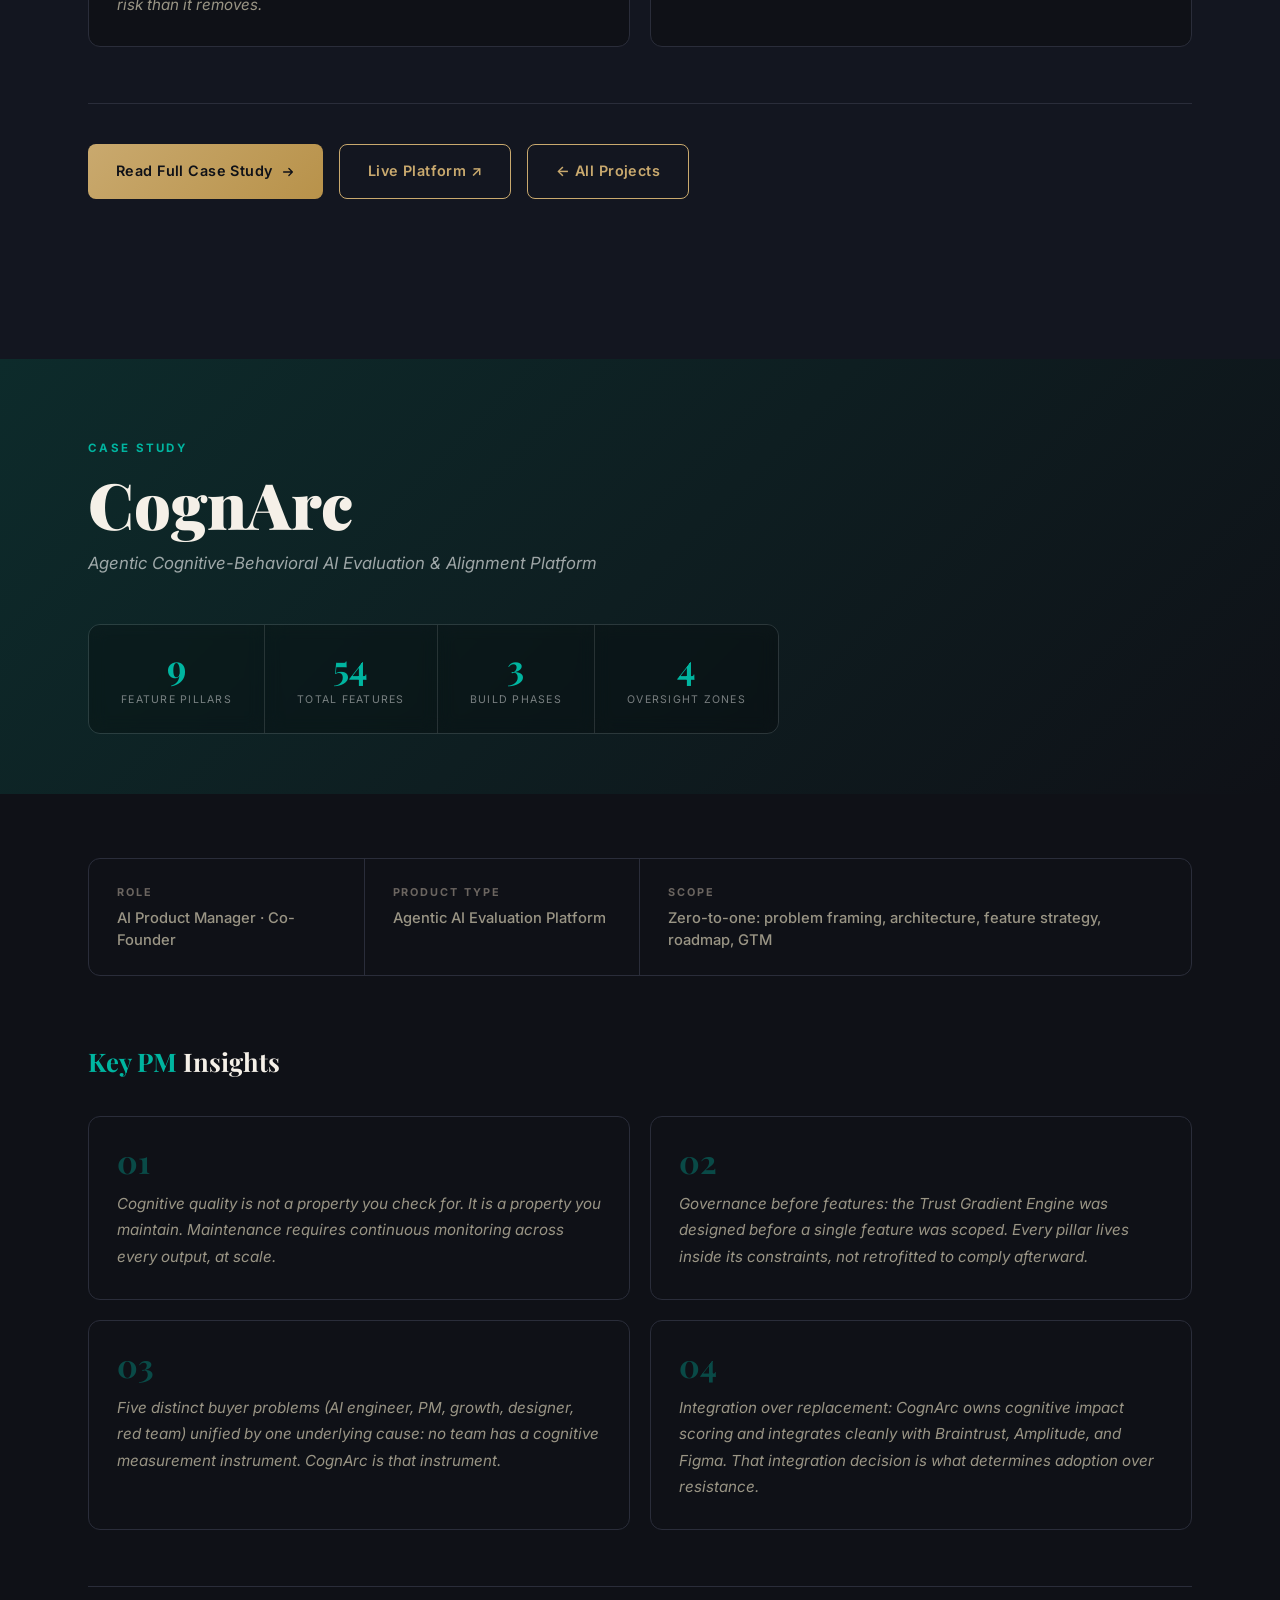
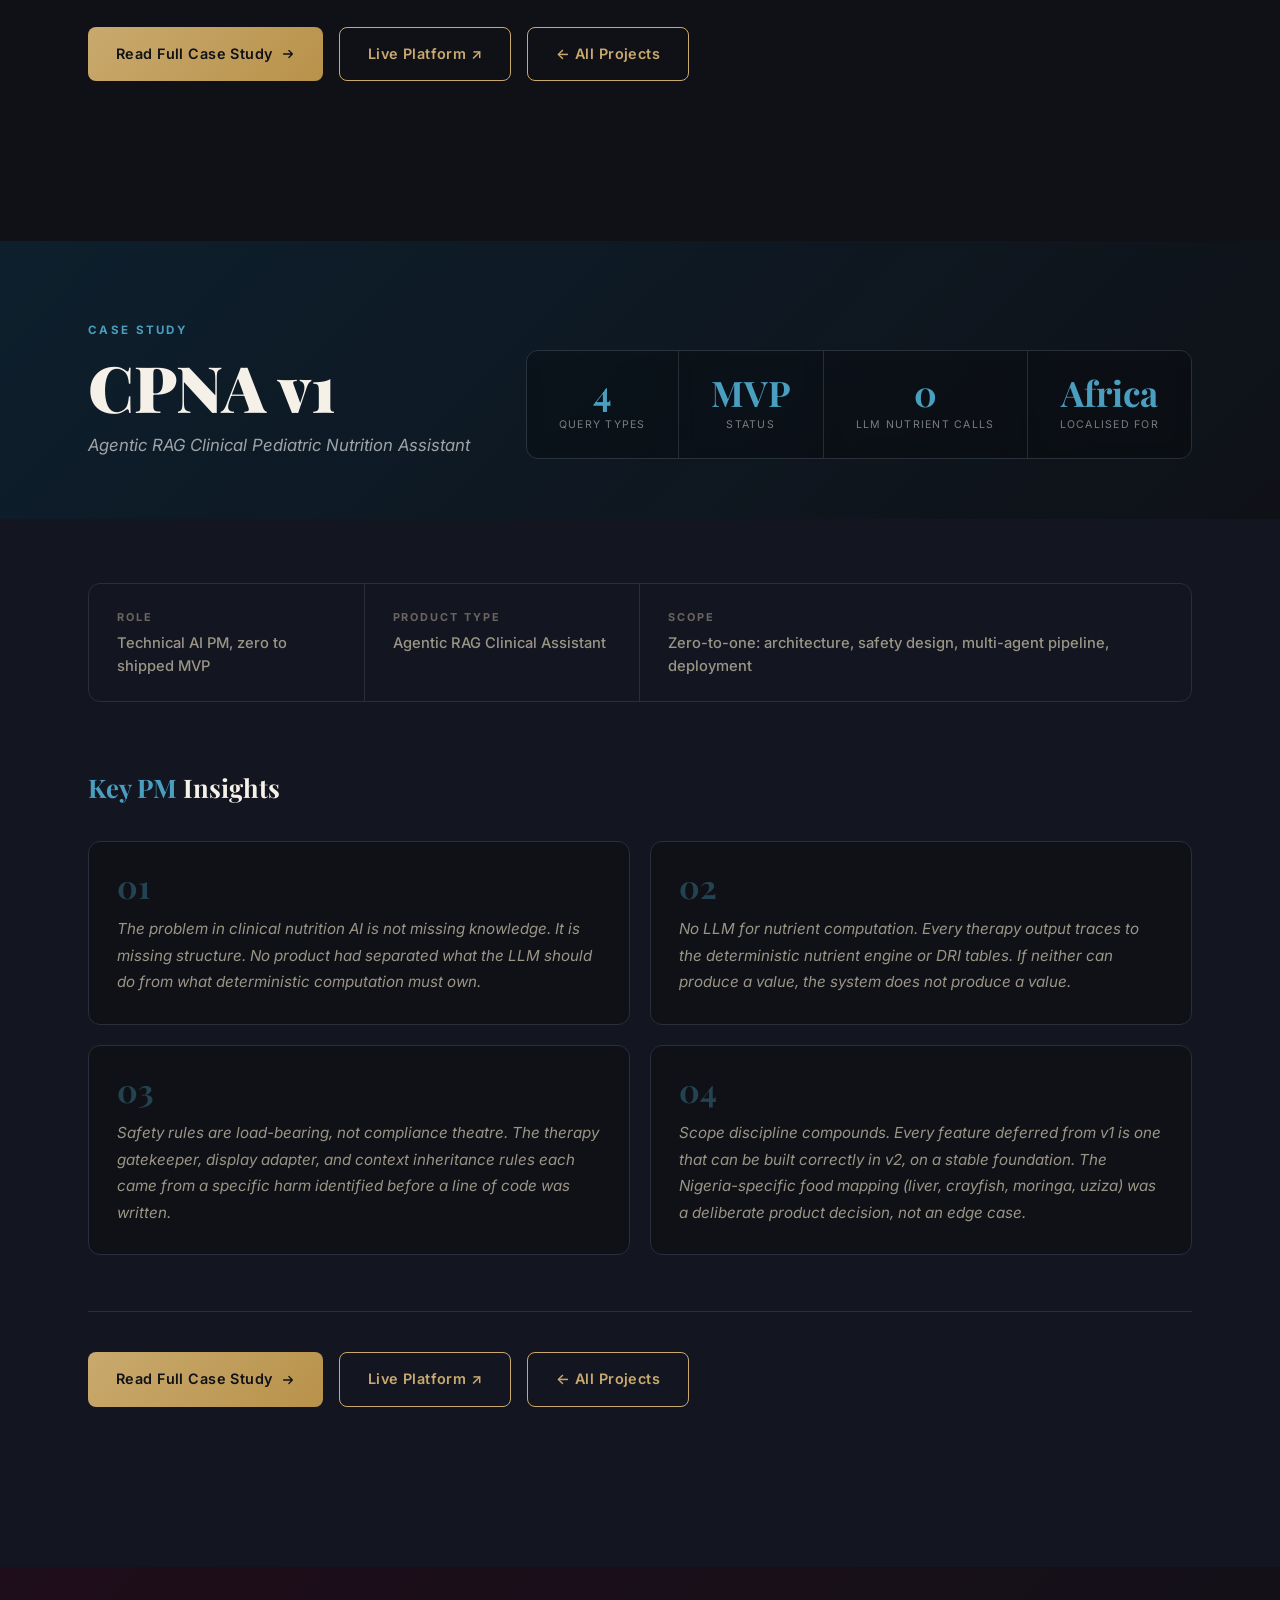
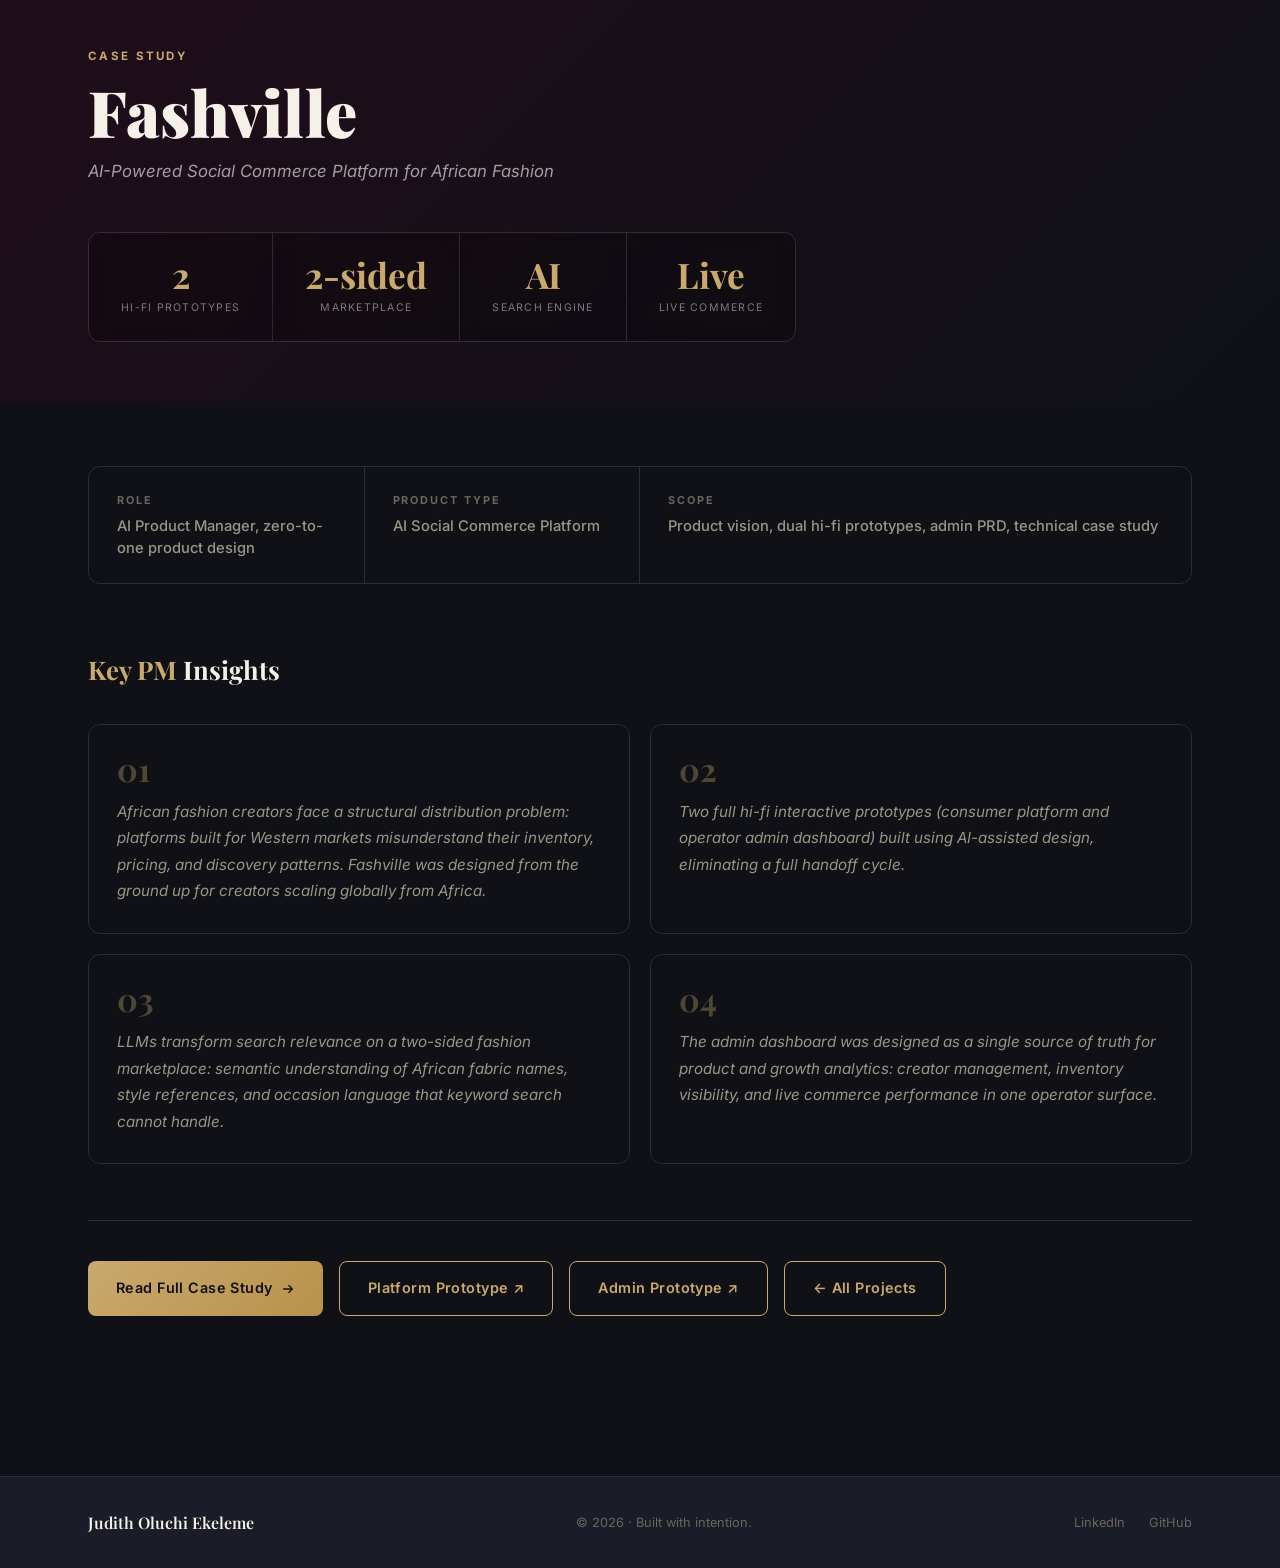
<file: case-studies.html>
﻿<!DOCTYPE html>
<html lang="en">
<head>
  <meta charset="UTF-8" />
  <meta name="viewport" content="width=device-width, initial-scale=1.0" />
  <meta name="description" content="Case Studies: Judith Oluchi Ekeleme. Full PM thinking behind CognArc, CPNA, and Fashville." />
  <title>Case Studies: Judith Oluchi Ekeleme</title>
  <link rel="icon" type="image/svg+xml" href="favicon.svg" />
  <link rel="shortcut icon" href="favicon.svg" />
  <link rel="preconnect" href="https://fonts.googleapis.com" />
  <link rel="preconnect" href="https://fonts.gstatic.com" crossorigin />
  <link href="https://fonts.googleapis.com/css2?family=Playfair+Display:ital,wght@0,400;0,600;0,700;0,900;1,400;1,600&family=Inter:wght@300;400;500;600&display=swap" rel="stylesheet" />
  <link rel="stylesheet" href="css/style.css" />
</head>
<body class="subpage">

  <div id="cursor" aria-hidden="true"></div>
  <div id="cursor-trail" aria-hidden="true"></div>
  <button id="sound-toggle" aria-label="Toggle sound effects"><span id="sound-icon">♪</span></button>

  <!-- NAV -->
  <nav id="nav" role="navigation" aria-label="Main navigation">
    <a href="index.html" class="nav-logo">JOE</a>
    <ul class="nav-links">
      <li><a href="index.html#about">About</a></li>
      <li><a href="index.html#projects">Projects</a></li>
      <li><a href="case-studies.html" class="active">Case Studies</a></li>
      <li><a href="index.html#experience">Experience</a></li>
      <li><a href="blog.html">Blog</a></li>
      <li><a href="index.html#contact" class="nav-cta">Contact</a></li>
    </ul>
    <button class="nav-hamburger" aria-label="Toggle menu" aria-expanded="false">
      <span></span><span></span><span></span>
    </button>
  </nav>
  <div id="mobile-nav" aria-hidden="true">
    <ul>
      <li><a href="index.html#about">About</a></li>
      <li><a href="index.html#projects">Projects</a></li>
      <li><a href="case-studies.html">Case Studies</a></li>
      <li><a href="index.html#experience">Experience</a></li>
      <li><a href="blog.html">Blog</a></li>
      <li><a href="index.html#contact">Contact</a></li>
    </ul>
  </div>

  <!-- PAGE HERO -->
  <header class="page-hero">
    <div class="container">
      <div class="page-hero-inner reveal">
        <a href="index.html" class="back-link">← Back to Portfolio</a>
        <div class="section-label">Deep Dives</div>
        <h1 class="page-hero-title">Case Studies</h1>
        <p class="page-hero-sub">Full PM thinking from the ground up: problem framing, architecture decisions, trade-offs, and honest reflection.</p>
      </div>
    </div>
  </header>

  <!-- CASE STUDY NAV -->
  <div class="cs-page-nav">
    <div class="container">
      <div class="cs-page-nav-inner" id="cs-nav-links"></div>
    </div>
  </div>

  <!-- CASE STUDIES -->
  <main id="cs-main"></main>

  <!-- FOOTER -->
  <footer id="footer">
    <div class="container">
      <div class="footer-inner">
        <span class="footer-name">Judith Oluchi Ekeleme</span>
        <span class="footer-copy">&#169; 2026 &middot; Built with intention.</span>
        <div class="footer-links">
          <a href="https://linkedin.com/in/ekeleme-judith" target="_blank" rel="noopener">LinkedIn</a>
          <a href="https://github.com/luch91" target="_blank" rel="noopener">GitHub</a>
        </div>
      </div>
    </div>
  </footer>

  <script src="js/data.js"></script>
  <script src="js/cursor.js"></script>
  <script src="js/sfx.js"></script>
  <script src="js/animations.js"></script>
  <script>
  document.addEventListener('DOMContentLoaded', function () {
    const D = window.DATA;
    if (!D) return;

    function esc(str) {
      if (str == null) return '';
      return String(str).replace(/&/g,'&amp;').replace(/</g,'&lt;').replace(/>/g,'&gt;').replace(/"/g,'&quot;').replace(/'/g,'&#39;');
    }

    // Build quick-nav
    const navLinks = document.getElementById('cs-nav-links');
    navLinks.innerHTML = D.caseStudies.map(cs =>
      `<a href="#${cs.id}" class="cs-nav-link">${esc(cs.title)}</a>`
    ).join('');

    // Highlight active nav link on scroll
    window.addEventListener('scroll', () => {
      D.caseStudies.forEach(cs => {
        const sec  = document.getElementById(cs.id);
        const link = navLinks.querySelector(`a[href="#${cs.id}"]`);
        if (!sec || !link) return;
        const top    = sec.offsetTop - 160;
        const bottom = top + sec.offsetHeight;
        link.classList.toggle('active', window.scrollY >= top && window.scrollY < bottom);
      });
    }, { passive: true });

    // Render all case studies
    const main = document.getElementById('cs-main');
    main.innerHTML = D.caseStudies.map((cs, idx) => buildCsPage(cs, idx)).join('');

    function buildCsPage(cs, idx) {
      const isOdd = idx % 2 === 1;

      const pageBtn = cs.pageUrl
        ? `<a href="${cs.pageUrl}" class="btn btn--primary">
             <span>Read Full Case Study</span>
             <svg width="14" height="14" viewBox="0 0 16 16" fill="none"><path d="M3 8h10M9 4l4 4-4 4" stroke="currentColor" stroke-width="1.5" stroke-linecap="round" stroke-linejoin="round"/></svg>
           </a>` : '';
      const pdfBtn = '';

      const liveBtn = cs.liveUrl
        ? `<a href="${cs.liveUrl}" target="_blank" rel="noopener" class="btn btn--outline">Live Platform ↗</a>` : '';

      const protoBtn = cs.prototypeUrl
        ? `<a href="${cs.prototypeUrl}" target="_blank" rel="noopener" class="btn btn--outline">Platform Prototype ↗</a>` : '';

      const adminBtn = cs.adminPrototypeUrl
        ? `<a href="${cs.adminPrototypeUrl}" target="_blank" rel="noopener" class="btn btn--outline">Admin Prototype ↗</a>` : '';

      return `
        <section class="cs-page-section ${isOdd ? 'cs-page-section--alt' : ''}" id="${cs.id}">
          <!-- COVER BAND -->
          <div class="cs-cover-band" style="background:linear-gradient(135deg,${cs.coverColor} 0%,#0F1117 100%);">
            <div class="container">
              <div class="cs-cover-inner">
                <div class="cs-cover-text">
                  <div class="cs-cover-label" style="color:${cs.accentColor}">Case Study</div>
                  <h2 class="cs-cover-title">${esc(cs.title)}</h2>
                  <p class="cs-cover-subtitle">${esc(cs.subtitle)}</p>
                </div>
                <div class="cs-cover-stats">
                  ${cs.stats.map(s => `
                    <div class="cs-cover-stat">
                      <span class="cs-cover-stat-value" style="color:${cs.accentColor}">${esc(s.value)}</span>
                      <span class="cs-cover-stat-label">${esc(s.label)}</span>
                    </div>`).join('')}
                </div>
              </div>
            </div>
          </div>

          <!-- BODY -->
          <div class="container">
            <div class="cs-body">

              <!-- META ROW -->
              <div class="cs-meta-row reveal">
                <div class="cs-meta-item">
                  <span class="cs-meta-label">Role</span>
                  <span class="cs-meta-value">${esc(cs.role)}</span>
                </div>
                <div class="cs-meta-item">
                  <span class="cs-meta-label">Product Type</span>
                  <span class="cs-meta-value">${esc(cs.productType)}</span>
                </div>
                <div class="cs-meta-item cs-meta-item--wide">
                  <span class="cs-meta-label">Scope</span>
                  <span class="cs-meta-value">${esc(cs.scope)}</span>
                </div>
              </div>

              <!-- KEY INSIGHTS -->
              <div class="cs-insights reveal reveal--delay-1">
                <h3 class="cs-insights-heading">
                  <span style="color:${cs.accentColor}">Key PM</span> Insights
                </h3>
                <div class="cs-insights-grid">
                  ${cs.keyInsights.map((insight, i) => `
                    <div class="cs-insight-card reveal reveal--delay-${i % 3}">
                      <div class="cs-insight-num" style="color:${cs.accentColor}">0${i + 1}</div>
                      <p class="cs-insight-text">${esc(insight)}</p>
                    </div>`).join('')}
                </div>
              </div>

              <!-- ACTIONS -->
              <div class="cs-actions reveal">
                ${pageBtn}${liveBtn}${protoBtn}${adminBtn}${pdfBtn}
                <a href="index.html#projects" class="btn btn--outline">← All Projects</a>
              </div>

            </div>
          </div>
        </section>`;
    }

    // Scroll to anchor
    if (window.location.hash) {
      const id = window.location.hash.slice(1);
      setTimeout(() => {
        const el = document.getElementById(id);
        if (el) el.scrollIntoView({ behavior: 'smooth', block: 'start' });
      }, 200);
    }

    // Init animations
    if (window.ANIM && window.ANIM.initAllAnimations) window.ANIM.initAllAnimations();
  });
  </script>
</body>
</html>
</file>
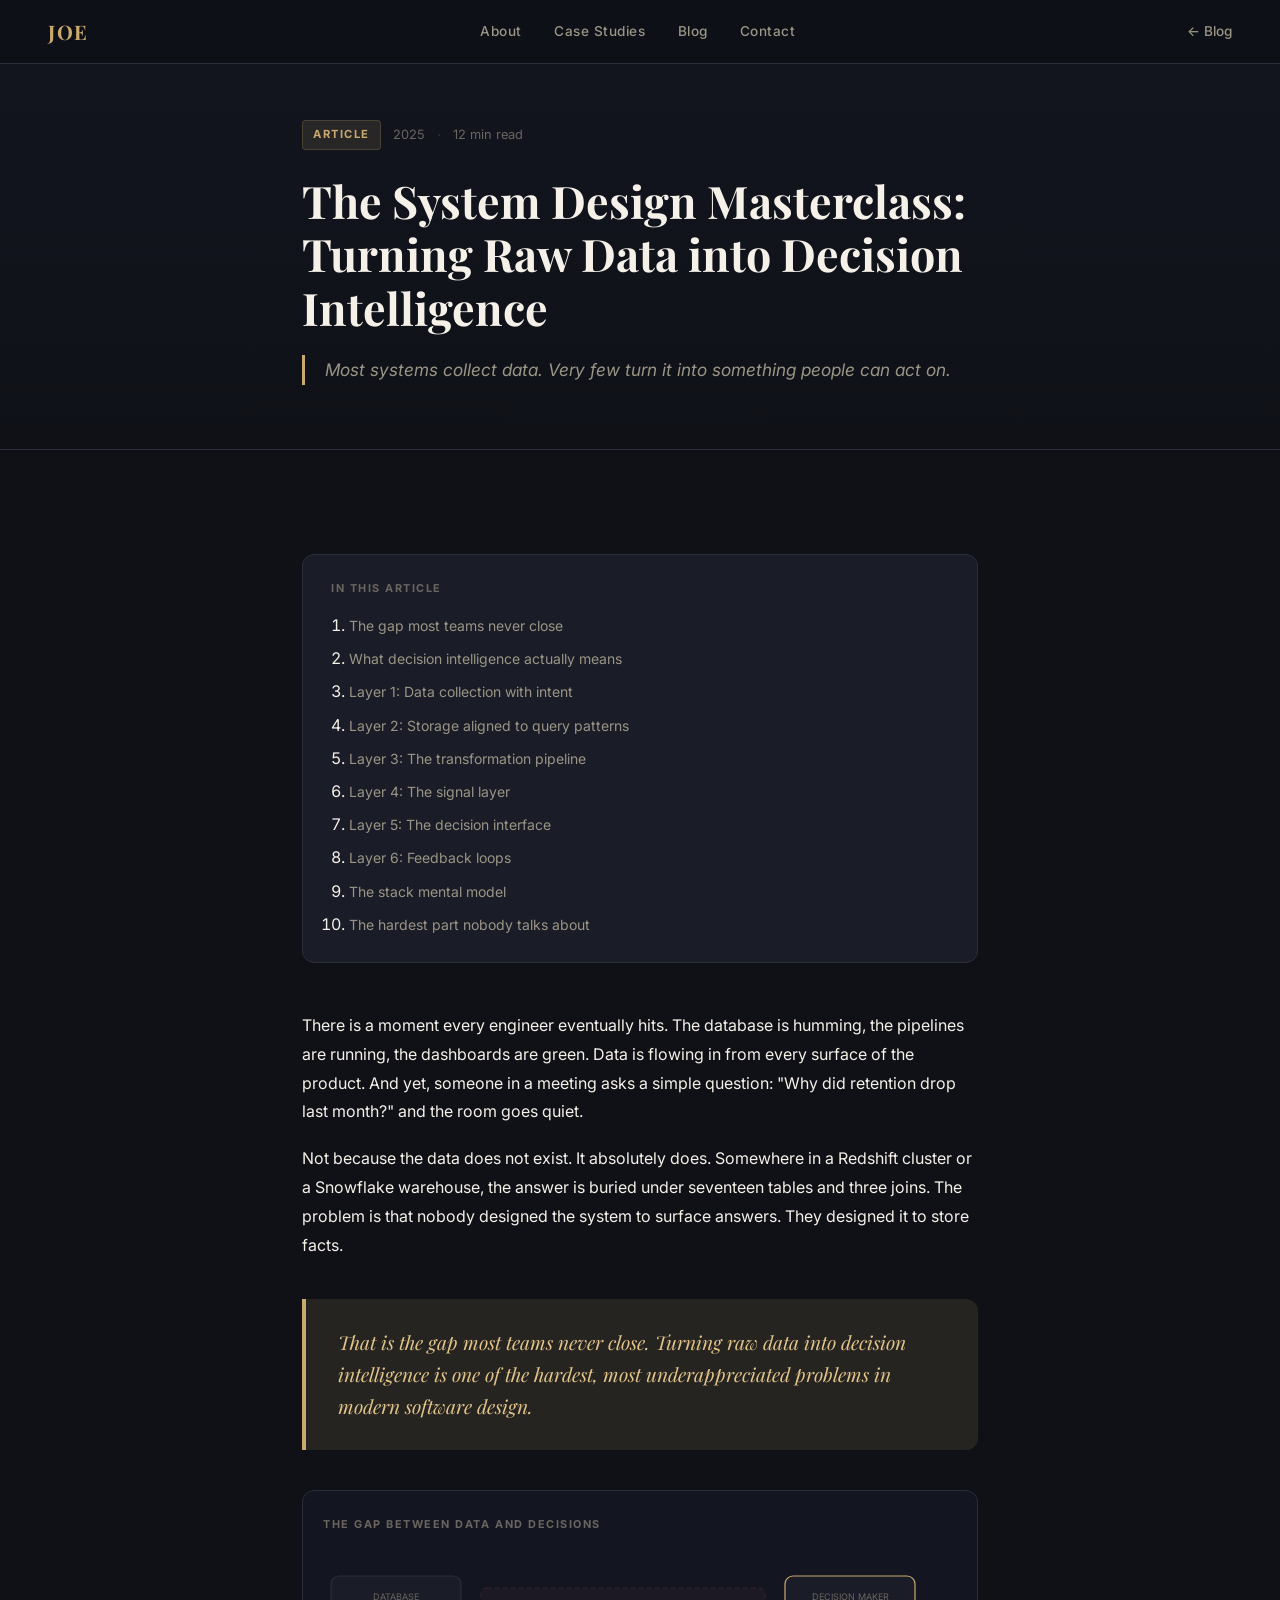
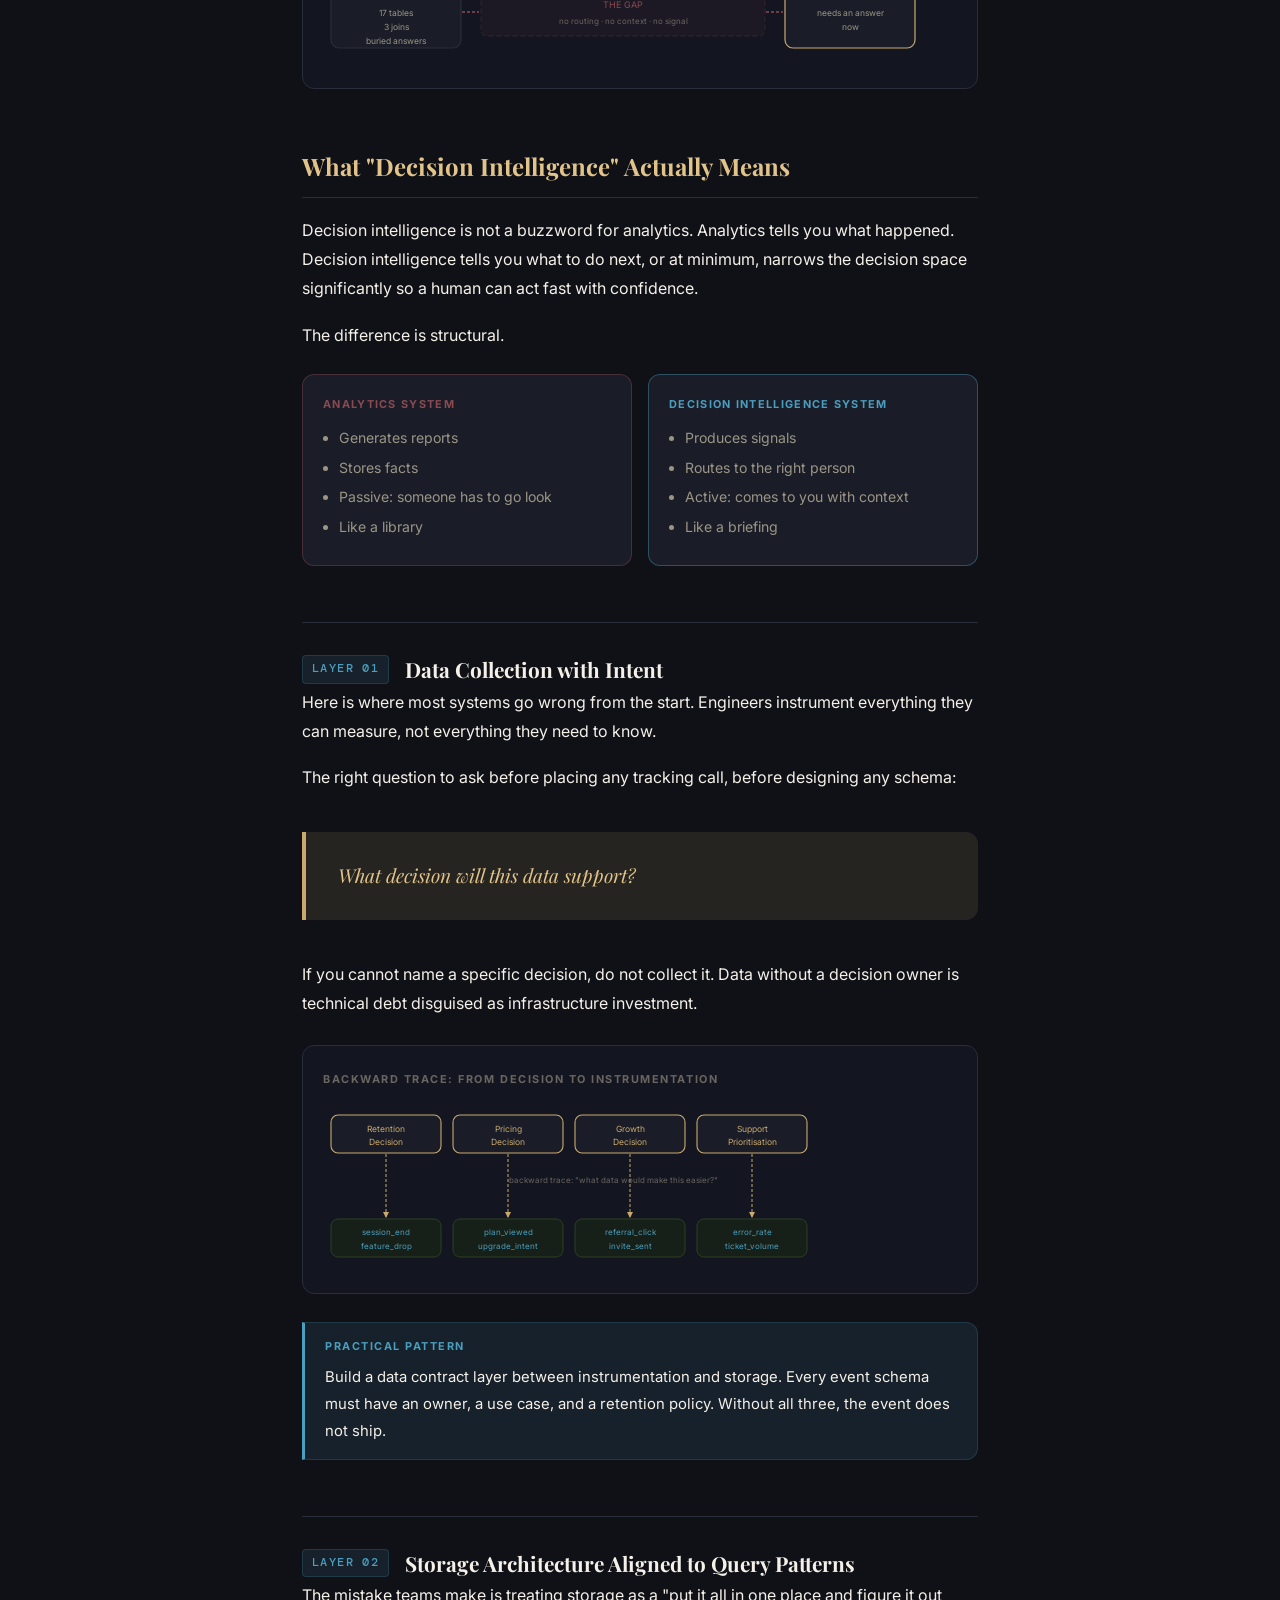
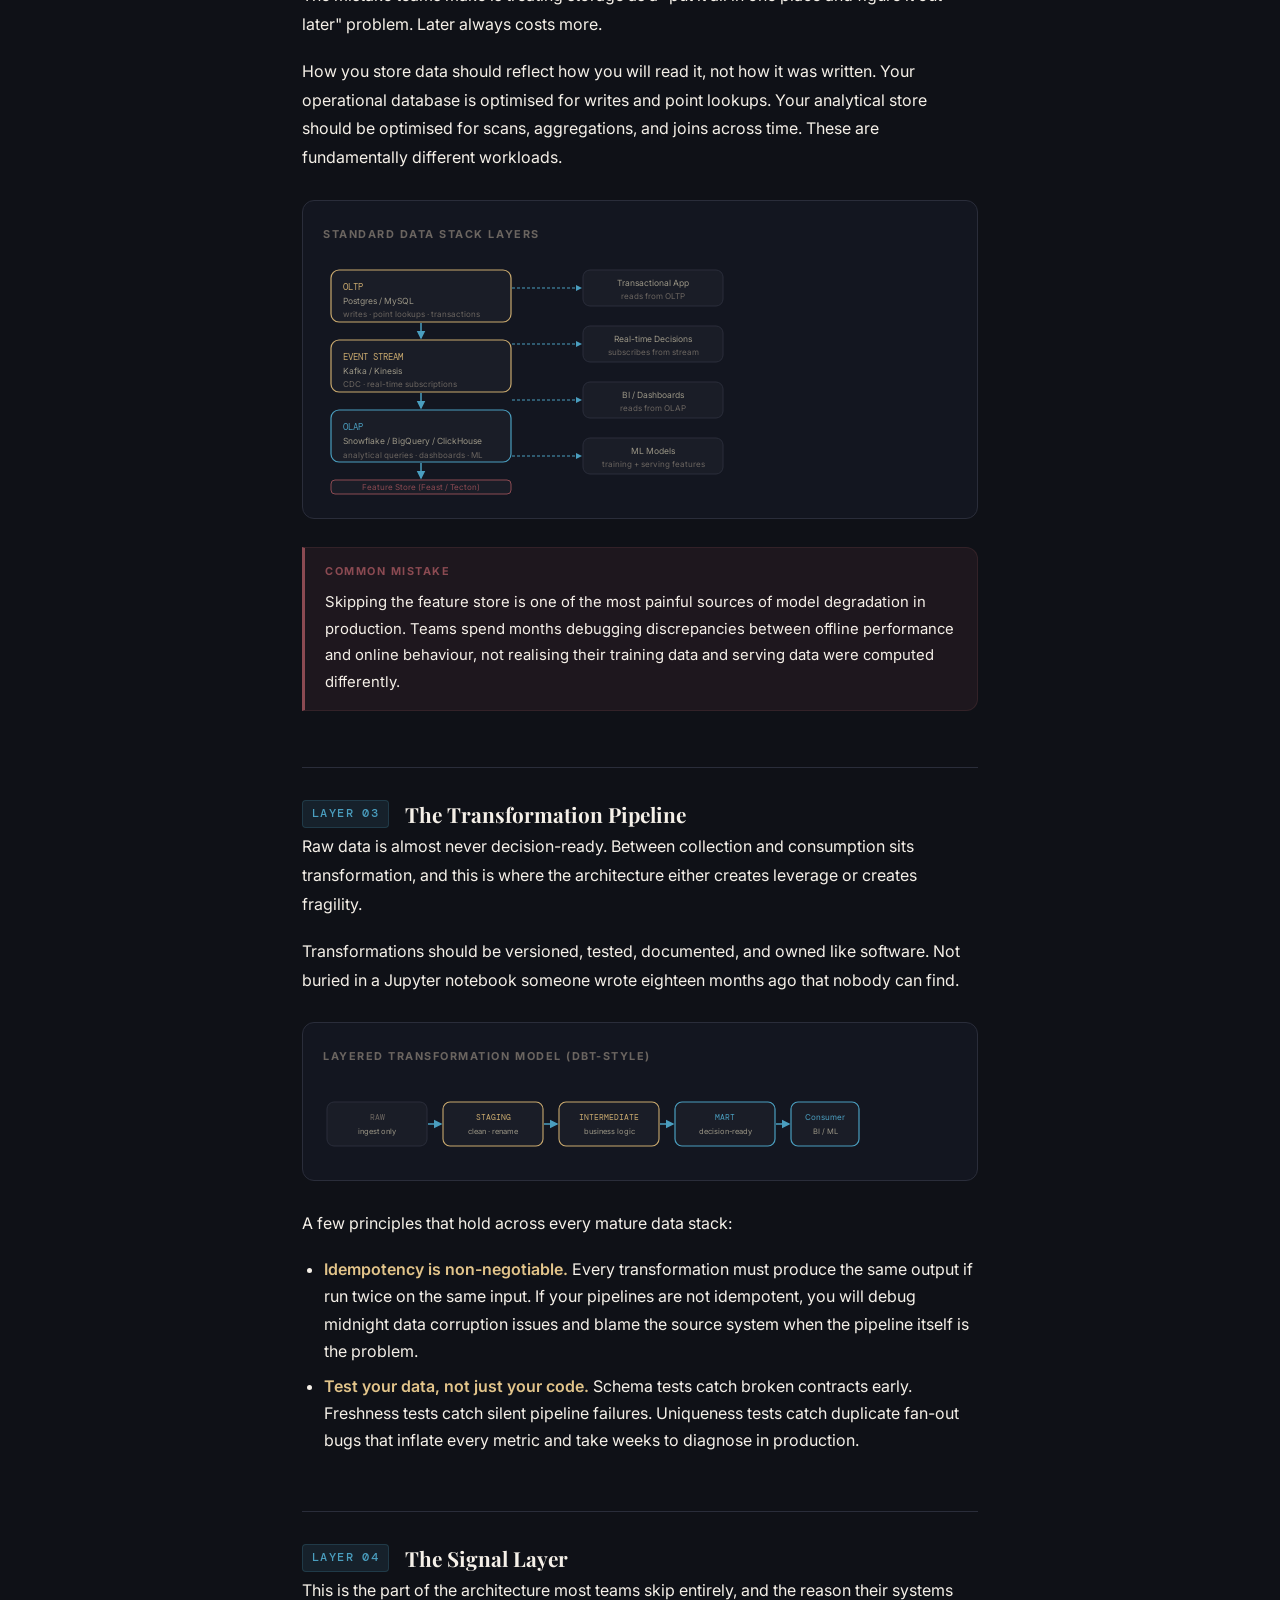
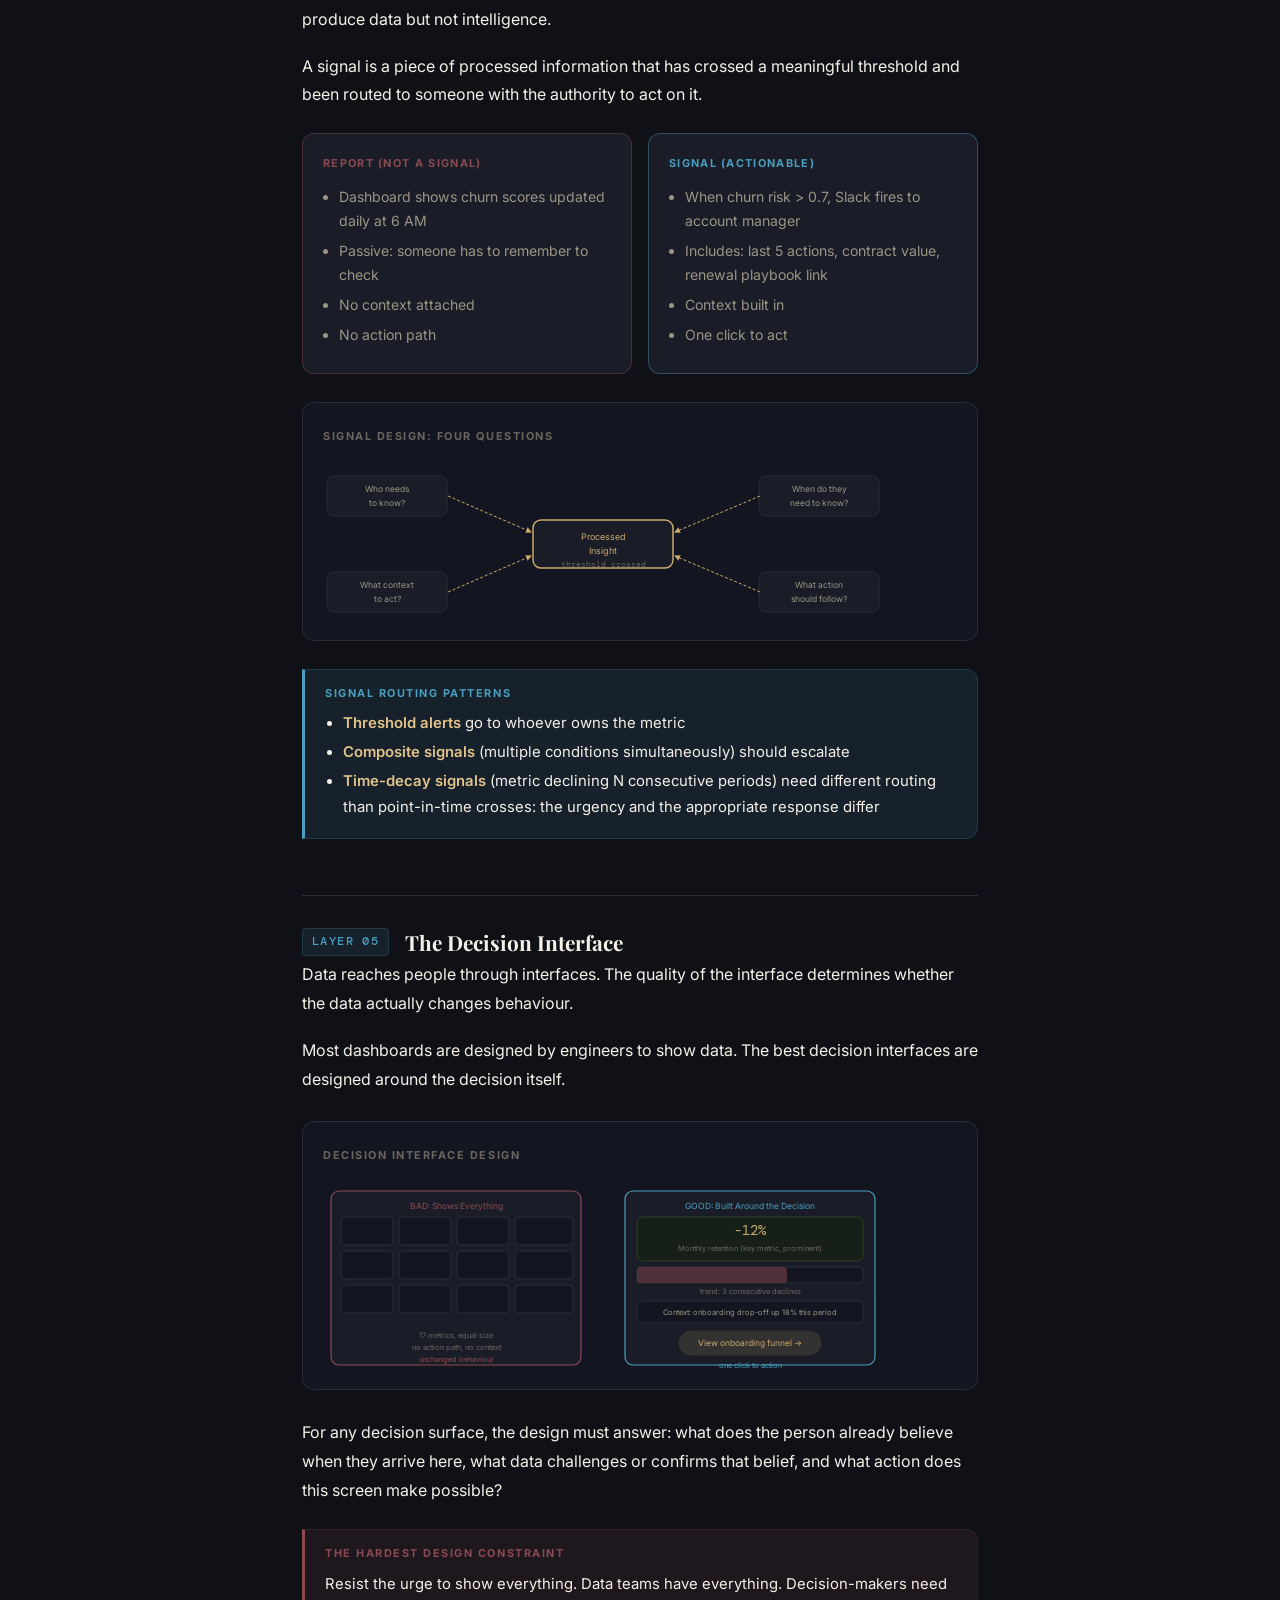
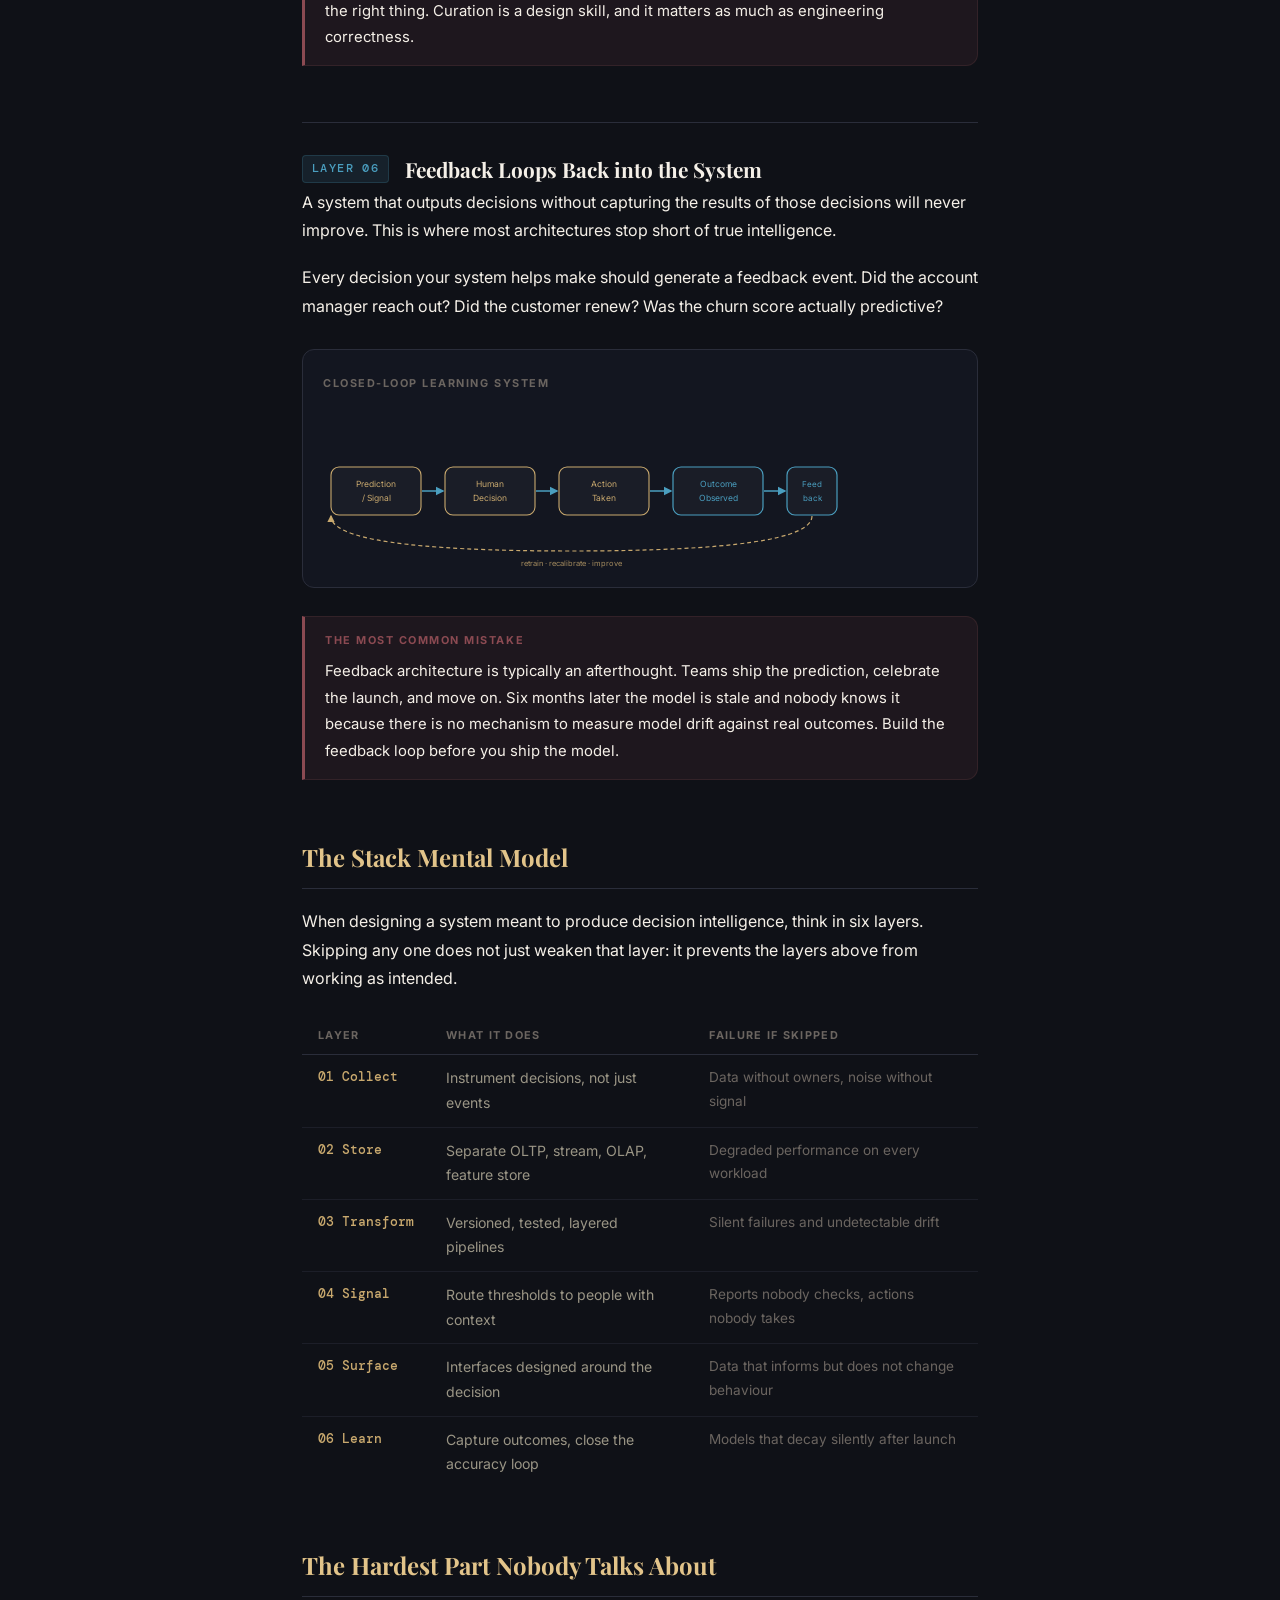
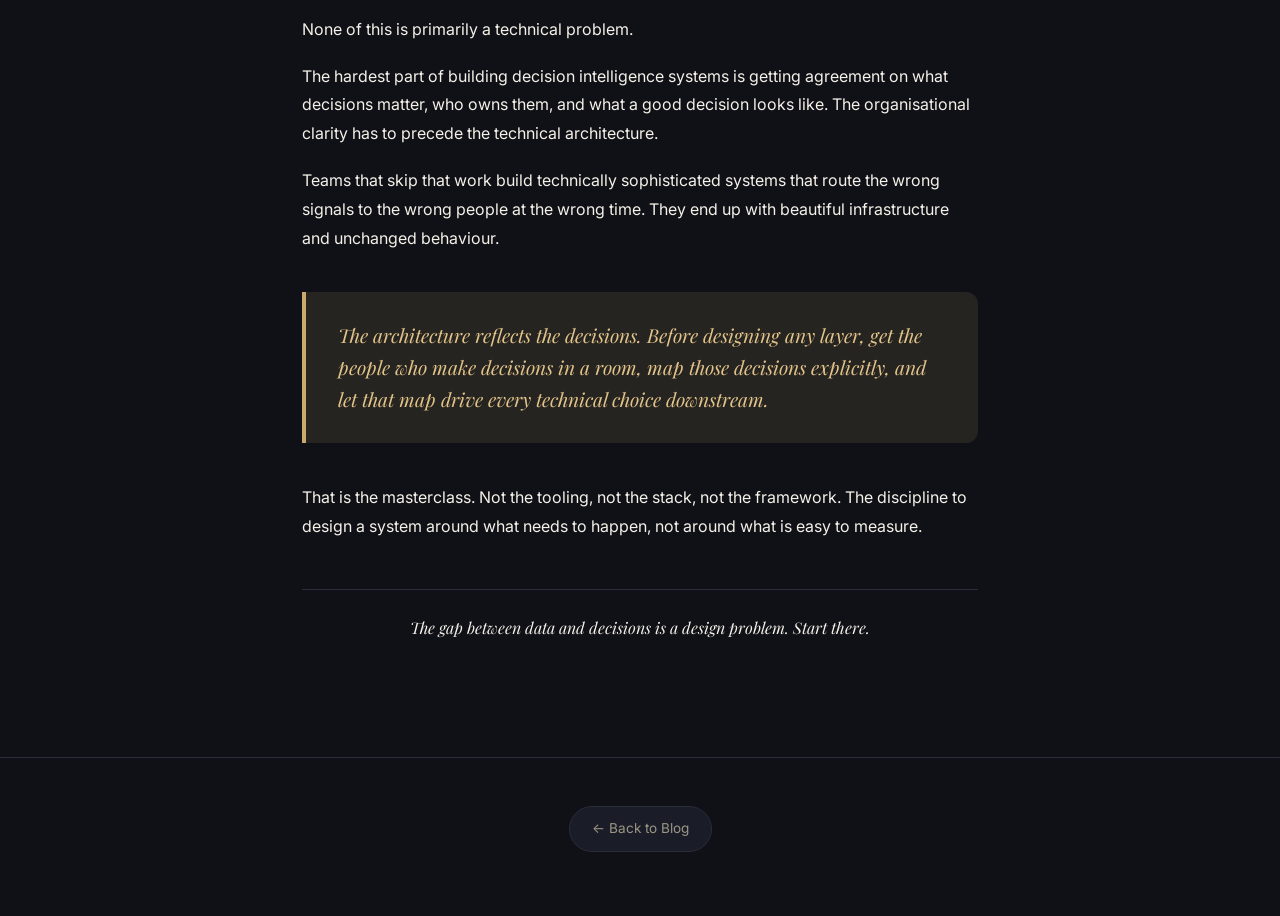
<file: blog/decision-intelligence.html>
﻿<!DOCTYPE html>
<html lang="en">
<head>
  <meta charset="UTF-8" />
  <meta name="viewport" content="width=device-width, initial-scale=1.0" />
  <meta name="description" content="The System Design Masterclass: Turning Raw Data into Decision Intelligence. Six layers every data system needs, by Judith Oluchi Ekeleme." />
  <title>The System Design Masterclass: Turning Raw Data into Decision Intelligence: Judith Oluchi Ekeleme</title>

  <link rel="icon" type="image/svg+xml" href="../favicon.svg" />
  <link rel="shortcut icon" href="../favicon.svg" />
  <link rel="preconnect" href="https://fonts.googleapis.com" />
  <link rel="preconnect" href="https://fonts.gstatic.com" crossorigin />
  <link href="https://fonts.googleapis.com/css2?family=Playfair+Display:ital,wght@0,400;0,600;0,700;1,400&family=Inter:wght@300;400;500;600&family=DM+Mono:wght@400;500&display=swap" rel="stylesheet" />

  <style>
    *, *::before, *::after { box-sizing: border-box; margin: 0; padding: 0; }

    :root {
      --bg:         #0F1117;
      --bg-alt:     #131620;
      --surface:    #1A1D27;
      --border:     #2A2D3A;
      --gold:       #C9A96E;
      --gold-light: #E2C48A;
      --gold-dim:   rgba(201,169,110,0.12);
      --mauve:      #8B4A52;
      --mauve-dim:  rgba(139,74,82,0.12);
      --teal:       #4A9EBF;
      --teal-dim:   rgba(74,158,191,0.12);
      --text:       #F5F0E8;
      --text-muted: #9A9585;
      --text-dim:   #6B6560;
      --font-serif: 'Playfair Display', Georgia, serif;
      --font-sans:  'Inter', system-ui, sans-serif;
      --font-mono:  'DM Mono', 'Fira Code', monospace;
      --radius:     12px;
      --transition: 0.3s cubic-bezier(0.4,0,0.2,1);
    }

    html { scroll-behavior: smooth; font-size: 16px; }
    body { background: var(--bg); color: var(--text); font-family: var(--font-sans); line-height: 1.75; overflow-x: hidden; }
    a { color: inherit; text-decoration: none; }
    ::selection { background: var(--gold-dim); color: var(--gold-light); }
    ::-webkit-scrollbar { width: 6px; }
    ::-webkit-scrollbar-track { background: var(--bg); }
    ::-webkit-scrollbar-thumb { background: var(--border); border-radius: 3px; }
    ::-webkit-scrollbar-thumb:hover { background: var(--gold); }

    /* NAV */
    nav {
      position: fixed; top: 0; left: 0; right: 0; z-index: 100;
      display: flex; align-items: center; justify-content: space-between;
      padding: 0 48px; height: 64px;
      background: rgba(15,17,23,0.92); backdrop-filter: blur(12px);
      border-bottom: 1px solid var(--border);
    }
    .nav-logo { font-family: var(--font-serif); font-size: 1.25rem; font-weight: 700; color: var(--gold); letter-spacing: 0.08em; }
    .nav-links { display: flex; gap: 32px; align-items: center; }
    .nav-links a { font-size: 0.85rem; font-weight: 500; color: var(--text-muted); letter-spacing: 0.04em; transition: color var(--transition); }
    .nav-links a:hover { color: var(--gold); }
    .nav-back { font-size: 0.85rem; font-weight: 500; color: var(--text-muted); transition: color var(--transition); }
    .nav-back:hover { color: var(--gold); }

    /* HERO */
    .post-hero {
      padding: 120px 0 64px;
      background: linear-gradient(180deg, #131620 0%, var(--bg) 100%);
      border-bottom: 1px solid var(--border);
    }
    .container { max-width: 740px; margin: 0 auto; padding: 0 32px; }

    .post-meta-row { display: flex; align-items: center; gap: 12px; flex-wrap: wrap; margin-bottom: 24px; }
    .post-tag {
      font-size: 0.7rem; font-weight: 700; letter-spacing: 0.14em; text-transform: uppercase;
      color: var(--gold); background: var(--gold-dim); border: 1px solid rgba(201,169,110,0.2);
      padding: 4px 10px; border-radius: 4px;
    }
    .post-date, .post-read { font-size: 0.8rem; color: var(--text-dim); }
    .meta-dot { color: var(--border); }

    .post-title {
      font-family: var(--font-serif); font-size: clamp(1.9rem, 5vw, 2.8rem);
      font-weight: 700; line-height: 1.2; color: var(--text); margin-bottom: 20px;
    }
    .post-lede {
      font-size: 1.08rem; color: var(--text-muted); line-height: 1.75;
      border-left: 3px solid var(--gold); padding-left: 20px; font-style: italic;
    }

    /* BODY */
    .post-body { padding: 64px 0 96px; }

    .post-body h2 {
      font-family: var(--font-serif); font-size: 1.5rem; font-weight: 700;
      color: var(--gold-light); margin: 56px 0 18px;
      padding-bottom: 10px; border-bottom: 1px solid var(--border);
    }
    .post-body p { margin-bottom: 18px; color: var(--text); font-size: 1rem; line-height: 1.8; }
    .post-body ul, .post-body ol { margin: 0 0 18px 22px; color: var(--text); }
    .post-body li { margin-bottom: 8px; line-height: 1.7; }
    .post-body strong { color: var(--gold-light); font-weight: 600; }
    .post-body em { color: var(--text-muted); font-style: italic; }

    /* PULL QUOTE */
    .pull-quote {
      margin: 40px 0; padding: 28px 32px;
      border-left: 4px solid var(--gold);
      background: var(--gold-dim);
      border-radius: 0 var(--radius) var(--radius) 0;
    }
    .pull-quote p {
      font-family: var(--font-serif); font-size: 1.2rem; line-height: 1.65;
      color: var(--gold-light); margin: 0; font-style: italic;
    }

    /* SECTION DIVIDER */
    .section-divider {
      display: flex; align-items: center; gap: 16px;
      margin: 56px 0 0; padding-top: 28px;
      border-top: 1px solid var(--border);
    }
    .section-num {
      font-family: var(--font-mono); font-size: 0.72rem; font-weight: 500;
      color: var(--teal); letter-spacing: 0.12em; flex-shrink: 0;
      background: var(--teal-dim); border: 1px solid rgba(74,158,191,0.2);
      padding: 3px 9px; border-radius: 4px;
    }
    .section-title {
      font-family: var(--font-serif); font-size: 1.3rem; font-weight: 700; color: var(--text);
    }

    /* CALLOUTS */
    .callout {
      border-radius: 0 var(--radius) var(--radius) 0;
      padding: 14px 20px; margin: 24px 0;
    }
    .callout-label {
      font-size: 0.68rem; font-weight: 700; letter-spacing: 0.14em;
      text-transform: uppercase; margin-bottom: 8px;
    }
    .callout p { margin: 0; font-size: 0.93rem; }
    .callout ul { margin: 0 0 0 18px; }
    .callout li { margin-bottom: 4px; font-size: 0.93rem; }
    .callout--tip {
      background: var(--teal-dim); border: 1px solid rgba(74,158,191,0.2);
      border-left: 3px solid var(--teal);
    }
    .callout--tip .callout-label { color: var(--teal); }
    .callout--warn {
      background: var(--mauve-dim); border: 1px solid rgba(139,74,82,0.2);
      border-left: 3px solid var(--mauve);
    }
    .callout--warn .callout-label { color: var(--mauve); }

    /* STACK LIST */
    .stack-list {
      background: var(--surface); border: 1px solid var(--border);
      border-radius: var(--radius); padding: 20px 24px; margin: 20px 0;
    }
    .stack-list dt {
      font-family: var(--font-mono); font-size: 0.82rem; color: var(--gold);
      font-weight: 500; margin-bottom: 4px;
    }
    .stack-list dd {
      font-size: 0.92rem; color: var(--text-muted); margin: 0 0 16px 0;
      padding-left: 0;
    }
    .stack-list dd:last-child { margin-bottom: 0; }

    /* DIAGRAM */
    .diagram-wrap {
      border: 1px solid var(--border); border-radius: var(--radius);
      background: var(--bg-alt); padding: 24px 20px 16px;
      overflow-x: auto; margin: 28px 0;
    }
    .diagram-label {
      font-size: 0.68rem; font-weight: 700; letter-spacing: 0.14em;
      text-transform: uppercase; color: var(--text-dim); margin-bottom: 18px;
    }

    /* COMPARISON GRID */
    .compare-grid {
      display: grid; grid-template-columns: 1fr 1fr; gap: 16px; margin: 24px 0;
    }
    .compare-card {
      background: var(--surface); border: 1px solid var(--border);
      border-radius: var(--radius); padding: 20px;
    }
    .compare-card.bad { border-color: rgba(139,74,82,0.4); }
    .compare-card.good { border-color: rgba(74,158,191,0.4); }
    .compare-card-label {
      font-size: 0.68rem; font-weight: 700; letter-spacing: 0.12em;
      text-transform: uppercase; margin-bottom: 12px;
    }
    .compare-card.bad  .compare-card-label { color: var(--mauve); }
    .compare-card.good .compare-card-label { color: var(--teal); }
    .compare-card ul { margin: 0 0 0 16px; }
    .compare-card li { font-size: 0.88rem; color: var(--text-muted); margin-bottom: 6px; }

    /* SUMMARY TABLE */
    .table-wrap { overflow-x: auto; margin: 24px 0; }
    table { width: 100%; border-collapse: collapse; font-size: 0.9rem; }
    th {
      text-align: left; padding: 9px 16px;
      font-size: 0.68rem; font-weight: 700; letter-spacing: 0.12em; text-transform: uppercase;
      color: var(--text-dim); border-bottom: 1px solid var(--border);
    }
    td { padding: 11px 16px; border-bottom: 1px solid rgba(42,45,58,0.5); vertical-align: top; }
    tr:last-child td { border-bottom: none; }
    td:first-child { color: var(--gold); font-family: var(--font-mono); font-size: 0.82rem; font-weight: 500; white-space: nowrap; }
    td:nth-child(2) { color: var(--text-muted); font-size: 0.88rem; }
    td:nth-child(3) { color: var(--text-dim); font-size: 0.85rem; }

    /* CLOSING QUOTE */
    .closing-line {
      margin: 48px 0 0; padding: 24px 0 0;
      border-top: 1px solid var(--border);
      font-family: var(--font-serif); font-size: 1.1rem;
      color: var(--text-muted); font-style: italic; text-align: center;
    }

    /* FOOTER */
    .post-footer { padding: 48px 0 64px; border-top: 1px solid var(--border); text-align: center; }
    .back-pill {
      display: inline-flex; align-items: center; gap: 8px;
      background: var(--surface); border: 1px solid var(--border);
      border-radius: 40px; padding: 10px 22px;
      font-size: 0.85rem; color: var(--text-muted); transition: all var(--transition);
    }
    .back-pill:hover { border-color: var(--gold); color: var(--gold); }

    @media (max-width: 640px) {
      nav { padding: 0 20px; }
      .nav-links { display: none; }
      .post-hero { padding: 96px 0 48px; }
      .post-body { padding: 40px 0 64px; }
      .compare-grid { grid-template-columns: 1fr; }
    }
  </style>
</head>
<body>

  <!-- NAV -->
  <nav>
    <a href="../index.html" class="nav-logo">JOE</a>
    <div class="nav-links">
      <a href="../index.html#about">About</a>
      <a href="../case-studies.html">Case Studies</a>
      <a href="../blog.html">Blog</a>
      <a href="../index.html#contact">Contact</a>
    </div>
    <a href="../blog.html" class="nav-back">&#8592; Blog</a>
  </nav>

  <!-- HERO -->
  <section class="post-hero">
    <div class="container">
      <div class="post-meta-row">
        <span class="post-tag">Article</span>
        <span class="post-date">2025</span>
        <span class="meta-dot">·</span>
        <span class="post-read">12 min read</span>
      </div>
      <h1 class="post-title">The System Design Masterclass: Turning Raw Data into Decision Intelligence</h1>
      <p class="post-lede">Most systems collect data. Very few turn it into something people can act on.</p>
    </div>
  </section>

  <!-- BODY -->
  <article class="post-body">
    <div class="container">

      <!-- TOC -->
      <div class="toc" role="navigation" aria-label="Table of contents" style="background:var(--surface);border:1px solid var(--border);border-radius:var(--radius);padding:24px 28px;margin:40px 0 48px;">
        <div style="font-size:0.68rem;font-weight:700;letter-spacing:0.14em;text-transform:uppercase;color:var(--text-dim);margin-bottom:14px;">In this article</div>
        <ol style="margin:0 0 0 18px;">
          <li style="margin-bottom:6px;"><a href="#gap" style="color:var(--text-muted);font-size:0.875rem;text-decoration:none;">The gap most teams never close</a></li>
          <li style="margin-bottom:6px;"><a href="#what-is-di" style="color:var(--text-muted);font-size:0.875rem;text-decoration:none;">What decision intelligence actually means</a></li>
          <li style="margin-bottom:6px;"><a href="#layer1" style="color:var(--text-muted);font-size:0.875rem;text-decoration:none;">Layer 1: Data collection with intent</a></li>
          <li style="margin-bottom:6px;"><a href="#layer2" style="color:var(--text-muted);font-size:0.875rem;text-decoration:none;">Layer 2: Storage aligned to query patterns</a></li>
          <li style="margin-bottom:6px;"><a href="#layer3" style="color:var(--text-muted);font-size:0.875rem;text-decoration:none;">Layer 3: The transformation pipeline</a></li>
          <li style="margin-bottom:6px;"><a href="#layer4" style="color:var(--text-muted);font-size:0.875rem;text-decoration:none;">Layer 4: The signal layer</a></li>
          <li style="margin-bottom:6px;"><a href="#layer5" style="color:var(--text-muted);font-size:0.875rem;text-decoration:none;">Layer 5: The decision interface</a></li>
          <li style="margin-bottom:6px;"><a href="#layer6" style="color:var(--text-muted);font-size:0.875rem;text-decoration:none;">Layer 6: Feedback loops</a></li>
          <li style="margin-bottom:6px;"><a href="#mental-model" style="color:var(--text-muted);font-size:0.875rem;text-decoration:none;">The stack mental model</a></li>
          <li style="margin-bottom:0;"><a href="#hard-part" style="color:var(--text-muted);font-size:0.875rem;text-decoration:none;">The hardest part nobody talks about</a></li>
        </ol>
      </div>

      <!-- OPENING -->
      <p id="gap">
        There is a moment every engineer eventually hits. The database is humming, the pipelines are running, the dashboards are green. Data is flowing in from every surface of the product. And yet, someone in a meeting asks a simple question: "Why did retention drop last month?" and the room goes quiet.
      </p>
      <p>
        Not because the data does not exist. It absolutely does. Somewhere in a Redshift cluster or a Snowflake warehouse, the answer is buried under seventeen tables and three joins. The problem is that nobody designed the system to surface answers. They designed it to store facts.
      </p>

      <div class="pull-quote">
        <p>That is the gap most teams never close. Turning raw data into decision intelligence is one of the hardest, most underappreciated problems in modern software design.</p>
      </div>

      <!-- DIAGRAM: the gap -->
      <div class="diagram-wrap">
        <div class="diagram-label">The Gap Between Data and Decisions</div>
        <svg viewBox="0 0 600 120" xmlns="http://www.w3.org/2000/svg" style="width:100%;max-width:600px;display:block;">
          <defs>
            <marker id="arr1" markerWidth="7" markerHeight="7" refX="5" refY="3.5" orient="auto">
              <path d="M0,0.5 L0,6.5 L6,3.5 z" fill="#4A9EBF"/>
            </marker>
            <marker id="arr2" markerWidth="7" markerHeight="7" refX="5" refY="3.5" orient="auto">
              <path d="M0,0.5 L0,6.5 L6,3.5 z" fill="#C9A96E"/>
            </marker>
          </defs>
          <!-- Data side -->
          <rect x="8" y="24" width="130" height="72" rx="8" fill="#1A1D27" stroke="#2A2D3A" stroke-width="1.2"/>
          <text x="73" y="48" text-anchor="middle" font-family="Inter,sans-serif" font-size="9" fill="#6B6560">DATABASE</text>
          <text x="73" y="64" text-anchor="middle" font-family="Inter,sans-serif" font-size="8.5" fill="#9A9585">17 tables</text>
          <text x="73" y="78" text-anchor="middle" font-family="Inter,sans-serif" font-size="8.5" fill="#9A9585">3 joins</text>
          <text x="73" y="92" text-anchor="middle" font-family="Inter,sans-serif" font-size="8.5" fill="#9A9585">buried answers</text>

          <!-- Gap zone -->
          <rect x="158" y="36" width="284" height="48" rx="6" fill="rgba(139,74,82,0.07)" stroke="rgba(139,74,82,0.25)" stroke-dasharray="5 3"/>
          <text x="300" y="56" text-anchor="middle" font-family="Inter,sans-serif" font-size="9" fill="#8B4A52">THE GAP</text>
          <text x="300" y="72" text-anchor="middle" font-family="Inter,sans-serif" font-size="8" fill="#6B6560">no routing · no context · no signal</text>

          <!-- Decision side -->
          <rect x="462" y="24" width="130" height="72" rx="8" fill="#1A1D27" stroke="#C9A96E" stroke-width="1.2"/>
          <text x="527" y="48" text-anchor="middle" font-family="Inter,sans-serif" font-size="9" fill="#6B6560">DECISION MAKER</text>
          <text x="527" y="64" text-anchor="middle" font-family="Inter,sans-serif" font-size="8.5" fill="#9A9585">needs an answer</text>
          <text x="527" y="78" text-anchor="middle" font-family="Inter,sans-serif" font-size="8.5" fill="#9A9585">now</text>

          <line x1="139" y1="60" x2="156" y2="60" stroke="#8B4A52" stroke-width="1.5" stroke-dasharray="3 2"/>
          <line x1="443" y1="60" x2="460" y2="60" stroke="#8B4A52" stroke-width="1.5" stroke-dasharray="3 2"/>
        </svg>
      </div>

      <!-- WHAT IS DI -->
      <h2 id="what-is-di">What "Decision Intelligence" Actually Means</h2>
      <p>
        Decision intelligence is not a buzzword for analytics. Analytics tells you what happened. Decision intelligence tells you what to do next, or at minimum, narrows the decision space significantly so a human can act fast with confidence.
      </p>
      <p>The difference is structural.</p>

      <div class="compare-grid">
        <div class="compare-card bad">
          <div class="compare-card-label">Analytics system</div>
          <ul>
            <li>Generates reports</li>
            <li>Stores facts</li>
            <li>Passive: someone has to go look</li>
            <li>Like a library</li>
          </ul>
        </div>
        <div class="compare-card good">
          <div class="compare-card-label">Decision intelligence system</div>
          <ul>
            <li>Produces signals</li>
            <li>Routes to the right person</li>
            <li>Active: comes to you with context</li>
            <li>Like a briefing</li>
          </ul>
        </div>
      </div>


      <!-- LAYER 1 -->
      <div class="section-divider" id="layer1">
        <span class="section-num">LAYER 01</span>
        <span class="section-title">Data Collection with Intent</span>
      </div>

      <p>Here is where most systems go wrong from the start. Engineers instrument everything they can measure, not everything they need to know.</p>
      <p>The right question to ask before placing any tracking call, before designing any schema:</p>

      <div class="pull-quote">
        <p>What decision will this data support?</p>
      </div>

      <p>If you cannot name a specific decision, do not collect it. Data without a decision owner is technical debt disguised as infrastructure investment.</p>

      <!-- DIAGRAM: decision matrix -->
      <div class="diagram-wrap">
        <div class="diagram-label">Backward Trace: From Decision to Instrumentation</div>
        <svg viewBox="0 0 580 170" xmlns="http://www.w3.org/2000/svg" style="width:100%;max-width:580px;display:block;">
          <defs>
            <marker id="arr3" markerWidth="7" markerHeight="7" refX="5" refY="3.5" orient="auto">
              <path d="M0,0.5 L0,6.5 L6,3.5 z" fill="#C9A96E"/>
            </marker>
          </defs>

          <!-- Top: decisions -->
          <rect x="8"   y="8" width="110" height="38" rx="7" fill="#1A1D27" stroke="#C9A96E" stroke-width="1.1"/>
          <text x="63"  y="25" text-anchor="middle" font-family="Inter,sans-serif" font-size="8.5" fill="#C9A96E">Retention</text>
          <text x="63"  y="38" text-anchor="middle" font-family="Inter,sans-serif" font-size="8.5" fill="#C9A96E">Decision</text>

          <rect x="130" y="8" width="110" height="38" rx="7" fill="#1A1D27" stroke="#C9A96E" stroke-width="1.1"/>
          <text x="185" y="25" text-anchor="middle" font-family="Inter,sans-serif" font-size="8.5" fill="#C9A96E">Pricing</text>
          <text x="185" y="38" text-anchor="middle" font-family="Inter,sans-serif" font-size="8.5" fill="#C9A96E">Decision</text>

          <rect x="252" y="8" width="110" height="38" rx="7" fill="#1A1D27" stroke="#C9A96E" stroke-width="1.1"/>
          <text x="307" y="25" text-anchor="middle" font-family="Inter,sans-serif" font-size="8.5" fill="#C9A96E">Growth</text>
          <text x="307" y="38" text-anchor="middle" font-family="Inter,sans-serif" font-size="8.5" fill="#C9A96E">Decision</text>

          <rect x="374" y="8" width="110" height="38" rx="7" fill="#1A1D27" stroke="#C9A96E" stroke-width="1.1"/>
          <text x="429" y="25" text-anchor="middle" font-family="Inter,sans-serif" font-size="8.5" fill="#C9A96E">Support</text>
          <text x="429" y="38" text-anchor="middle" font-family="Inter,sans-serif" font-size="8.5" fill="#C9A96E">Prioritisation</text>

          <!-- Arrow down: backward trace -->
          <text x="290" y="76" text-anchor="middle" font-family="Inter,sans-serif" font-size="8" fill="#6B6560">backward trace: "what data would make this easier?"</text>
          <line x1="63"  y1="47" x2="63"  y2="110" stroke="#C9A96E" stroke-width="1" stroke-dasharray="3 2" marker-end="url(#arr3)"/>
          <line x1="185" y1="47" x2="185" y2="110" stroke="#C9A96E" stroke-width="1" stroke-dasharray="3 2" marker-end="url(#arr3)"/>
          <line x1="307" y1="47" x2="307" y2="110" stroke="#C9A96E" stroke-width="1" stroke-dasharray="3 2" marker-end="url(#arr3)"/>
          <line x1="429" y1="47" x2="429" y2="110" stroke="#C9A96E" stroke-width="1" stroke-dasharray="3 2" marker-end="url(#arr3)"/>

          <!-- Bottom: events -->
          <rect x="8"   y="112" width="110" height="38" rx="7" fill="#162018" stroke="#2A4020"/>
          <text x="63"  y="128" text-anchor="middle" font-family="Inter,sans-serif" font-size="8" fill="#4A9EBF">session_end</text>
          <text x="63"  y="142" text-anchor="middle" font-family="Inter,sans-serif" font-size="8" fill="#4A9EBF">feature_drop</text>

          <rect x="130" y="112" width="110" height="38" rx="7" fill="#162018" stroke="#2A4020"/>
          <text x="185" y="128" text-anchor="middle" font-family="Inter,sans-serif" font-size="8" fill="#4A9EBF">plan_viewed</text>
          <text x="185" y="142" text-anchor="middle" font-family="Inter,sans-serif" font-size="8" fill="#4A9EBF">upgrade_intent</text>

          <rect x="252" y="112" width="110" height="38" rx="7" fill="#162018" stroke="#2A4020"/>
          <text x="307" y="128" text-anchor="middle" font-family="Inter,sans-serif" font-size="8" fill="#4A9EBF">referral_click</text>
          <text x="307" y="142" text-anchor="middle" font-family="Inter,sans-serif" font-size="8" fill="#4A9EBF">invite_sent</text>

          <rect x="374" y="112" width="110" height="38" rx="7" fill="#162018" stroke="#2A4020"/>
          <text x="429" y="128" text-anchor="middle" font-family="Inter,sans-serif" font-size="8" fill="#4A9EBF">error_rate</text>
          <text x="429" y="142" text-anchor="middle" font-family="Inter,sans-serif" font-size="8" fill="#4A9EBF">ticket_volume</text>
        </svg>
      </div>

      <div class="callout callout--tip">
        <div class="callout-label">Practical Pattern</div>
        <p>Build a data contract layer between instrumentation and storage. Every event schema must have an owner, a use case, and a retention policy. Without all three, the event does not ship.</p>
      </div>


      <!-- LAYER 2 -->
      <div class="section-divider" id="layer2">
        <span class="section-num">LAYER 02</span>
        <span class="section-title">Storage Architecture Aligned to Query Patterns</span>
      </div>

      <p>The mistake teams make is treating storage as a "put it all in one place and figure it out later" problem. Later always costs more.</p>
      <p>How you store data should reflect how you will read it, not how it was written. Your operational database is optimised for writes and point lookups. Your analytical store should be optimised for scans, aggregations, and joins across time. These are fundamentally different workloads.</p>

      <!-- DIAGRAM: storage layers -->
      <div class="diagram-wrap">
        <div class="diagram-label">Standard Data Stack Layers</div>
        <svg viewBox="0 0 580 240" xmlns="http://www.w3.org/2000/svg" style="width:100%;max-width:580px;display:block;">
          <defs>
            <marker id="arr4" markerWidth="7" markerHeight="7" refX="5" refY="3.5" orient="auto">
              <path d="M0,0.5 L0,6.5 L6,3.5 z" fill="#4A9EBF"/>
            </marker>
          </defs>

          <!-- OLTP -->
          <rect x="8" y="8" width="180" height="52" rx="8" fill="#1A1D27" stroke="#C9A96E" stroke-width="1.2"/>
          <text x="20" y="28" font-family="DM Mono,monospace" font-size="9" fill="#C9A96E">OLTP</text>
          <text x="20" y="42" font-family="Inter,sans-serif" font-size="8.5" fill="#9A9585">Postgres / MySQL</text>
          <text x="20" y="55" font-family="Inter,sans-serif" font-size="8" fill="#6B6560">writes · point lookups · transactions</text>

          <!-- Event Stream -->
          <rect x="8" y="78" width="180" height="52" rx="8" fill="#1A1D27" stroke="#C9A96E" stroke-width="1.2"/>
          <text x="20" y="98" font-family="DM Mono,monospace" font-size="9" fill="#C9A96E">EVENT STREAM</text>
          <text x="20" y="112" font-family="Inter,sans-serif" font-size="8.5" fill="#9A9585">Kafka / Kinesis</text>
          <text x="20" y="125" font-family="Inter,sans-serif" font-size="8" fill="#6B6560">CDC · real-time subscriptions</text>

          <!-- OLAP -->
          <rect x="8" y="148" width="180" height="52" rx="8" fill="#1A1D27" stroke="#4A9EBF" stroke-width="1.2"/>
          <text x="20" y="168" font-family="DM Mono,monospace" font-size="9" fill="#4A9EBF">OLAP</text>
          <text x="20" y="182" font-family="Inter,sans-serif" font-size="8.5" fill="#9A9585">Snowflake / BigQuery / ClickHouse</text>
          <text x="20" y="196" font-family="Inter,sans-serif" font-size="8" fill="#6B6560">analytical queries · dashboards · ML</text>

          <!-- Feature Store -->
          <rect x="8" y="218" width="180" height="14" rx="4" fill="#1A1D27" stroke="#8B4A52" stroke-width="1"/>
          <text x="98" y="228" text-anchor="middle" font-family="Inter,sans-serif" font-size="8" fill="#8B4A52">Feature Store (Feast / Tecton)</text>

          <!-- Arrows left side -->
          <line x1="98" y1="61"  x2="98" y2="76"  stroke="#4A9EBF" stroke-width="1.5" marker-end="url(#arr4)"/>
          <line x1="98" y1="131" x2="98" y2="146" stroke="#4A9EBF" stroke-width="1.5" marker-end="url(#arr4)"/>
          <line x1="98" y1="201" x2="98" y2="216" stroke="#4A9EBF" stroke-width="1.5" marker-end="url(#arr4)"/>

          <!-- Right side: consumers -->
          <rect x="260" y="8"   width="140" height="36" rx="7" fill="#1A1D27" stroke="#2A2D3A"/>
          <text x="330" y="24"  text-anchor="middle" font-family="Inter,sans-serif" font-size="8.5" fill="#9A9585">Transactional App</text>
          <text x="330" y="37"  text-anchor="middle" font-family="Inter,sans-serif" font-size="8" fill="#6B6560">reads from OLTP</text>

          <rect x="260" y="64"  width="140" height="36" rx="7" fill="#1A1D27" stroke="#2A2D3A"/>
          <text x="330" y="80"  text-anchor="middle" font-family="Inter,sans-serif" font-size="8.5" fill="#9A9585">Real-time Decisions</text>
          <text x="330" y="93"  text-anchor="middle" font-family="Inter,sans-serif" font-size="8" fill="#6B6560">subscribes from stream</text>

          <rect x="260" y="120" width="140" height="36" rx="7" fill="#1A1D27" stroke="#2A2D3A"/>
          <text x="330" y="136" text-anchor="middle" font-family="Inter,sans-serif" font-size="8.5" fill="#9A9585">BI / Dashboards</text>
          <text x="330" y="149" text-anchor="middle" font-family="Inter,sans-serif" font-size="8" fill="#6B6560">reads from OLAP</text>

          <rect x="260" y="176" width="140" height="36" rx="7" fill="#1A1D27" stroke="#2A2D3A"/>
          <text x="330" y="192" text-anchor="middle" font-family="Inter,sans-serif" font-size="8.5" fill="#9A9585">ML Models</text>
          <text x="330" y="205" text-anchor="middle" font-family="Inter,sans-serif" font-size="8" fill="#6B6560">training + serving features</text>

          <!-- Horizontal connectors -->
          <line x1="189" y1="26"  x2="258" y2="26"  stroke="#4A9EBF" stroke-width="1" stroke-dasharray="3 2" marker-end="url(#arr4)"/>
          <line x1="189" y1="82"  x2="258" y2="82"  stroke="#4A9EBF" stroke-width="1" stroke-dasharray="3 2" marker-end="url(#arr4)"/>
          <line x1="189" y1="138" x2="258" y2="138" stroke="#4A9EBF" stroke-width="1" stroke-dasharray="3 2" marker-end="url(#arr4)"/>
          <line x1="189" y1="194" x2="258" y2="194" stroke="#4A9EBF" stroke-width="1" stroke-dasharray="3 2" marker-end="url(#arr4)"/>
        </svg>
      </div>

      <div class="callout callout--warn">
        <div class="callout-label">Common Mistake</div>
        <p>Skipping the feature store is one of the most painful sources of model degradation in production. Teams spend months debugging discrepancies between offline performance and online behaviour, not realising their training data and serving data were computed differently.</p>
      </div>


      <!-- LAYER 3 -->
      <div class="section-divider" id="layer3">
        <span class="section-num">LAYER 03</span>
        <span class="section-title">The Transformation Pipeline</span>
      </div>

      <p>Raw data is almost never decision-ready. Between collection and consumption sits transformation, and this is where the architecture either creates leverage or creates fragility.</p>
      <p>Transformations should be versioned, tested, documented, and owned like software. Not buried in a Jupyter notebook someone wrote eighteen months ago that nobody can find.</p>

      <!-- DIAGRAM: transformation layers -->
      <div class="diagram-wrap">
        <div class="diagram-label">Layered Transformation Model (dbt-style)</div>
        <svg viewBox="0 0 540 80" xmlns="http://www.w3.org/2000/svg" style="width:100%;max-width:540px;display:block;">
          <defs>
            <marker id="arr5" markerWidth="7" markerHeight="7" refX="5" refY="3.5" orient="auto">
              <path d="M0,0.5 L0,6.5 L6,3.5 z" fill="#4A9EBF"/>
            </marker>
          </defs>
          <rect x="4"   y="18" width="100" height="44" rx="7" fill="#1A1D27" stroke="#2A2D3A"/>
          <text x="54"  y="36" text-anchor="middle" font-family="DM Mono,monospace" font-size="8" fill="#6B6560">RAW</text>
          <text x="54"  y="50" text-anchor="middle" font-family="Inter,sans-serif" font-size="7.5" fill="#9A9585">ingest only</text>

          <rect x="120" y="18" width="100" height="44" rx="7" fill="#1A1D27" stroke="#C9A96E" stroke-width="1.1"/>
          <text x="170" y="36" text-anchor="middle" font-family="DM Mono,monospace" font-size="8" fill="#C9A96E">STAGING</text>
          <text x="170" y="50" text-anchor="middle" font-family="Inter,sans-serif" font-size="7.5" fill="#9A9585">clean · rename</text>

          <rect x="236" y="18" width="100" height="44" rx="7" fill="#1A1D27" stroke="#C9A96E" stroke-width="1.1"/>
          <text x="286" y="36" text-anchor="middle" font-family="DM Mono,monospace" font-size="8" fill="#C9A96E">INTERMEDIATE</text>
          <text x="286" y="50" text-anchor="middle" font-family="Inter,sans-serif" font-size="7.5" fill="#9A9585">business logic</text>

          <rect x="352" y="18" width="100" height="44" rx="7" fill="#1A1D27" stroke="#4A9EBF" stroke-width="1.2"/>
          <text x="402" y="36" text-anchor="middle" font-family="DM Mono,monospace" font-size="8" fill="#4A9EBF">MART</text>
          <text x="402" y="50" text-anchor="middle" font-family="Inter,sans-serif" font-size="7.5" fill="#9A9585">decision-ready</text>

          <rect x="468" y="18" width="68" height="44" rx="7" fill="#1A1D27" stroke="#4A9EBF" stroke-width="1.2"/>
          <text x="502" y="36" text-anchor="middle" font-family="Inter,sans-serif" font-size="8" fill="#4A9EBF">Consumer</text>
          <text x="502" y="50" text-anchor="middle" font-family="Inter,sans-serif" font-size="7.5" fill="#9A9585">BI / ML</text>

          <line x1="105" y1="40" x2="118" y2="40" stroke="#4A9EBF" stroke-width="1.5" marker-end="url(#arr5)"/>
          <line x1="221" y1="40" x2="234" y2="40" stroke="#4A9EBF" stroke-width="1.5" marker-end="url(#arr5)"/>
          <line x1="337" y1="40" x2="350" y2="40" stroke="#4A9EBF" stroke-width="1.5" marker-end="url(#arr5)"/>
          <line x1="453" y1="40" x2="466" y2="40" stroke="#4A9EBF" stroke-width="1.5" marker-end="url(#arr5)"/>
        </svg>
      </div>

      <p>A few principles that hold across every mature data stack:</p>
      <ul>
        <li><strong>Idempotency is non-negotiable.</strong> Every transformation must produce the same output if run twice on the same input. If your pipelines are not idempotent, you will debug midnight data corruption issues and blame the source system when the pipeline itself is the problem.</li>
        <li><strong>Test your data, not just your code.</strong> Schema tests catch broken contracts early. Freshness tests catch silent pipeline failures. Uniqueness tests catch duplicate fan-out bugs that inflate every metric and take weeks to diagnose in production.</li>
      </ul>


      <!-- LAYER 4 -->
      <div class="section-divider" id="layer4">
        <span class="section-num">LAYER 04</span>
        <span class="section-title">The Signal Layer</span>
      </div>

      <p>This is the part of the architecture most teams skip entirely, and the reason their systems produce data but not intelligence.</p>
      <p>A signal is a piece of processed information that has crossed a meaningful threshold and been routed to someone with the authority to act on it.</p>

      <div class="compare-grid">
        <div class="compare-card bad">
          <div class="compare-card-label">Report (not a signal)</div>
          <ul>
            <li>Dashboard shows churn scores updated daily at 6 AM</li>
            <li>Passive: someone has to remember to check</li>
            <li>No context attached</li>
            <li>No action path</li>
          </ul>
        </div>
        <div class="compare-card good">
          <div class="compare-card-label">Signal (actionable)</div>
          <ul>
            <li>When churn risk &gt; 0.7, Slack fires to account manager</li>
            <li>Includes: last 5 actions, contract value, renewal playbook link</li>
            <li>Context built in</li>
            <li>One click to act</li>
          </ul>
        </div>
      </div>

      <!-- DIAGRAM: signal routing -->
      <div class="diagram-wrap">
        <div class="diagram-label">Signal Design: Four Questions</div>
        <svg viewBox="0 0 560 160" xmlns="http://www.w3.org/2000/svg" style="width:100%;max-width:560px;display:block;">
          <defs>
            <marker id="arr6" markerWidth="7" markerHeight="7" refX="5" refY="3.5" orient="auto">
              <path d="M0,0.5 L0,6.5 L6,3.5 z" fill="#C9A96E"/>
            </marker>
          </defs>

          <!-- Centre: insight -->
          <rect x="210" y="56" width="140" height="48" rx="8" fill="#1A1D27" stroke="#C9A96E" stroke-width="1.5"/>
          <text x="280" y="76" text-anchor="middle" font-family="Inter,sans-serif" font-size="9" fill="#C9A96E">Processed</text>
          <text x="280" y="90" text-anchor="middle" font-family="Inter,sans-serif" font-size="9" fill="#C9A96E">Insight</text>
          <text x="280" y="103" text-anchor="middle" font-family="DM Mono,monospace" font-size="7.5" fill="#6B6560">threshold crossed</text>

          <!-- Four satellite boxes -->
          <rect x="4"   y="12"  width="120" height="40" rx="7" fill="#1A1D27" stroke="#2A2D3A"/>
          <text x="64"  y="28"  text-anchor="middle" font-family="Inter,sans-serif" font-size="8.5" fill="#9A9585">Who needs</text>
          <text x="64"  y="42"  text-anchor="middle" font-family="Inter,sans-serif" font-size="8.5" fill="#9A9585">to know?</text>

          <rect x="436" y="12"  width="120" height="40" rx="7" fill="#1A1D27" stroke="#2A2D3A"/>
          <text x="496" y="28"  text-anchor="middle" font-family="Inter,sans-serif" font-size="8.5" fill="#9A9585">When do they</text>
          <text x="496" y="42"  text-anchor="middle" font-family="Inter,sans-serif" font-size="8.5" fill="#9A9585">need to know?</text>

          <rect x="4"   y="108" width="120" height="40" rx="7" fill="#1A1D27" stroke="#2A2D3A"/>
          <text x="64"  y="124" text-anchor="middle" font-family="Inter,sans-serif" font-size="8.5" fill="#9A9585">What context</text>
          <text x="64"  y="138" text-anchor="middle" font-family="Inter,sans-serif" font-size="8.5" fill="#9A9585">to act?</text>

          <rect x="436" y="108" width="120" height="40" rx="7" fill="#1A1D27" stroke="#2A2D3A"/>
          <text x="496" y="124" text-anchor="middle" font-family="Inter,sans-serif" font-size="8.5" fill="#9A9585">What action</text>
          <text x="496" y="138" text-anchor="middle" font-family="Inter,sans-serif" font-size="8.5" fill="#9A9585">should follow?</text>

          <!-- Lines to centre -->
          <line x1="125" y1="32"  x2="208" y2="68"  stroke="#C9A96E" stroke-width="1" stroke-dasharray="3 2" marker-end="url(#arr6)"/>
          <line x1="437" y1="32"  x2="352" y2="68"  stroke="#C9A96E" stroke-width="1" stroke-dasharray="3 2" marker-end="url(#arr6)"/>
          <line x1="125" y1="128" x2="208" y2="92"  stroke="#C9A96E" stroke-width="1" stroke-dasharray="3 2" marker-end="url(#arr6)"/>
          <line x1="437" y1="128" x2="352" y2="92"  stroke="#C9A96E" stroke-width="1" stroke-dasharray="3 2" marker-end="url(#arr6)"/>
        </svg>
      </div>

      <div class="callout callout--tip">
        <div class="callout-label">Signal Routing Patterns</div>
        <ul>
          <li><strong>Threshold alerts</strong> go to whoever owns the metric</li>
          <li><strong>Composite signals</strong> (multiple conditions simultaneously) should escalate</li>
          <li><strong>Time-decay signals</strong> (metric declining N consecutive periods) need different routing than point-in-time crosses: the urgency and the appropriate response differ</li>
        </ul>
      </div>


      <!-- LAYER 5 -->
      <div class="section-divider" id="layer5">
        <span class="section-num">LAYER 05</span>
        <span class="section-title">The Decision Interface</span>
      </div>

      <p>Data reaches people through interfaces. The quality of the interface determines whether the data actually changes behaviour.</p>
      <p>Most dashboards are designed by engineers to show data. The best decision interfaces are designed around the decision itself.</p>

      <!-- DIAGRAM: good vs bad interface -->
      <div class="diagram-wrap">
        <div class="diagram-label">Decision Interface Design</div>
        <svg viewBox="0 0 560 190" xmlns="http://www.w3.org/2000/svg" style="width:100%;max-width:560px;display:block;">

          <!-- Bad dashboard -->
          <rect x="8" y="8" width="250" height="174" rx="8" fill="#1A1D27" stroke="#8B4A52" stroke-width="1.2"/>
          <text x="133" y="26" text-anchor="middle" font-family="Inter,sans-serif" font-size="8.5" fill="#8B4A52">BAD: Shows Everything</text>

          <!-- 17 equal-size metric blocks -->
          <rect x="18"  y="34" width="52" height="28" rx="4" fill="#131620" stroke="#2A2D3A"/>
          <rect x="76"  y="34" width="52" height="28" rx="4" fill="#131620" stroke="#2A2D3A"/>
          <rect x="134" y="34" width="52" height="28" rx="4" fill="#131620" stroke="#2A2D3A"/>
          <rect x="192" y="34" width="58" height="28" rx="4" fill="#131620" stroke="#2A2D3A"/>
          <rect x="18"  y="68" width="52" height="28" rx="4" fill="#131620" stroke="#2A2D3A"/>
          <rect x="76"  y="68" width="52" height="28" rx="4" fill="#131620" stroke="#2A2D3A"/>
          <rect x="134" y="68" width="52" height="28" rx="4" fill="#131620" stroke="#2A2D3A"/>
          <rect x="192" y="68" width="58" height="28" rx="4" fill="#131620" stroke="#2A2D3A"/>
          <rect x="18"  y="102" width="52" height="28" rx="4" fill="#131620" stroke="#2A2D3A"/>
          <rect x="76"  y="102" width="52" height="28" rx="4" fill="#131620" stroke="#2A2D3A"/>
          <rect x="134" y="102" width="52" height="28" rx="4" fill="#131620" stroke="#2A2D3A"/>
          <rect x="192" y="102" width="58" height="28" rx="4" fill="#131620" stroke="#2A2D3A"/>
          <text x="133" y="155" text-anchor="middle" font-family="Inter,sans-serif" font-size="7.5" fill="#6B6560">17 metrics, equal size</text>
          <text x="133" y="167" text-anchor="middle" font-family="Inter,sans-serif" font-size="7.5" fill="#6B6560">no action path, no context</text>
          <text x="133" y="179" text-anchor="middle" font-family="Inter,sans-serif" font-size="7.5" fill="#8B4A52">unchanged behaviour</text>

          <!-- Good dashboard -->
          <rect x="302" y="8" width="250" height="174" rx="8" fill="#1A1D27" stroke="#4A9EBF" stroke-width="1.2"/>
          <text x="427" y="26" text-anchor="middle" font-family="Inter,sans-serif" font-size="8.5" fill="#4A9EBF">GOOD: Built Around the Decision</text>

          <!-- Hero metric -->
          <rect x="314" y="34" width="226" height="44" rx="6" fill="#162018" stroke="#2A4020"/>
          <text x="427" y="52" text-anchor="middle" font-family="DM Mono,monospace" font-size="14" fill="#C9A96E">-12%</text>
          <text x="427" y="68" text-anchor="middle" font-family="Inter,sans-serif" font-size="7.5" fill="#6B6560">Monthly retention  (key metric, prominent)</text>

          <!-- Trend bar -->
          <rect x="314" y="84"  width="226" height="16" rx="4" fill="#131620" stroke="#2A2D3A"/>
          <rect x="314" y="84"  width="150" height="16" rx="4" fill="#8B4A52" opacity="0.5"/>
          <text x="427" y="111" text-anchor="middle" font-family="Inter,sans-serif" font-size="7.5" fill="#6B6560">trend: 3 consecutive declines</text>

          <!-- Context line -->
          <rect x="314" y="118" width="226" height="22" rx="4" fill="#131620" stroke="#2A2D3A"/>
          <text x="427" y="132" text-anchor="middle" font-family="Inter,sans-serif" font-size="7.5" fill="#9A9585">Context: onboarding drop-off up 18% this period</text>

          <!-- Action button -->
          <rect x="356" y="148" width="142" height="24" rx="12" fill="#C9A96E" opacity="0.15" stroke="#C9A96E" stroke-width="1"/>
          <text x="427" y="163" text-anchor="middle" font-family="Inter,sans-serif" font-size="8.5" fill="#C9A96E">View onboarding funnel &#8594;</text>

          <text x="427" y="185" text-anchor="middle" font-family="Inter,sans-serif" font-size="7.5" fill="#4A9EBF">one click to action</text>
        </svg>
      </div>

      <p>For any decision surface, the design must answer: what does the person already believe when they arrive here, what data challenges or confirms that belief, and what action does this screen make possible?</p>

      <div class="callout callout--warn">
        <div class="callout-label">The Hardest Design Constraint</div>
        <p>Resist the urge to show everything. Data teams have everything. Decision-makers need the right thing. Curation is a design skill, and it matters as much as engineering correctness.</p>
      </div>


      <!-- LAYER 6 -->
      <div class="section-divider" id="layer6">
        <span class="section-num">LAYER 06</span>
        <span class="section-title">Feedback Loops Back into the System</span>
      </div>

      <p>A system that outputs decisions without capturing the results of those decisions will never improve. This is where most architectures stop short of true intelligence.</p>
      <p>Every decision your system helps make should generate a feedback event. Did the account manager reach out? Did the customer renew? Was the churn score actually predictive?</p>

      <!-- DIAGRAM: feedback loop -->
      <div class="diagram-wrap">
        <div class="diagram-label">Closed-Loop Learning System</div>
        <svg viewBox="0 0 520 160" xmlns="http://www.w3.org/2000/svg" style="width:100%;max-width:520px;display:block;">
          <defs>
            <marker id="arr7" markerWidth="7" markerHeight="7" refX="5" refY="3.5" orient="auto">
              <path d="M0,0.5 L0,6.5 L6,3.5 z" fill="#4A9EBF"/>
            </marker>
            <marker id="arr8" markerWidth="7" markerHeight="7" refX="5" refY="3.5" orient="auto">
              <path d="M0,0.5 L0,6.5 L6,3.5 z" fill="#C9A96E"/>
            </marker>
          </defs>

          <!-- Forward flow boxes -->
          <rect x="8"   y="56" width="90"  height="48" rx="8" fill="#1A1D27" stroke="#C9A96E" stroke-width="1.1"/>
          <text x="53"  y="76" text-anchor="middle" font-family="Inter,sans-serif" font-size="8.5" fill="#C9A96E">Prediction</text>
          <text x="53"  y="90" text-anchor="middle" font-family="Inter,sans-serif" font-size="8.5" fill="#C9A96E">/ Signal</text>

          <rect x="122" y="56" width="90"  height="48" rx="8" fill="#1A1D27" stroke="#C9A96E" stroke-width="1.1"/>
          <text x="167" y="76" text-anchor="middle" font-family="Inter,sans-serif" font-size="8.5" fill="#C9A96E">Human</text>
          <text x="167" y="90" text-anchor="middle" font-family="Inter,sans-serif" font-size="8.5" fill="#C9A96E">Decision</text>

          <rect x="236" y="56" width="90"  height="48" rx="8" fill="#1A1D27" stroke="#C9A96E" stroke-width="1.1"/>
          <text x="281" y="76" text-anchor="middle" font-family="Inter,sans-serif" font-size="8.5" fill="#C9A96E">Action</text>
          <text x="281" y="90" text-anchor="middle" font-family="Inter,sans-serif" font-size="8.5" fill="#C9A96E">Taken</text>

          <rect x="350" y="56" width="90"  height="48" rx="8" fill="#1A1D27" stroke="#4A9EBF" stroke-width="1.2"/>
          <text x="395" y="76" text-anchor="middle" font-family="Inter,sans-serif" font-size="8.5" fill="#4A9EBF">Outcome</text>
          <text x="395" y="90" text-anchor="middle" font-family="Inter,sans-serif" font-size="8.5" fill="#4A9EBF">Observed</text>

          <rect x="464" y="56" width="50"  height="48" rx="8" fill="#1A1D27" stroke="#4A9EBF" stroke-width="1.2"/>
          <text x="489" y="76" text-anchor="middle" font-family="Inter,sans-serif" font-size="8" fill="#4A9EBF">Feed</text>
          <text x="489" y="90" text-anchor="middle" font-family="Inter,sans-serif" font-size="8" fill="#4A9EBF">back</text>

          <!-- Forward arrows -->
          <line x1="99"  y1="80" x2="120" y2="80" stroke="#4A9EBF" stroke-width="1.5" marker-end="url(#arr7)"/>
          <line x1="213" y1="80" x2="234" y2="80" stroke="#4A9EBF" stroke-width="1.5" marker-end="url(#arr7)"/>
          <line x1="327" y1="80" x2="348" y2="80" stroke="#4A9EBF" stroke-width="1.5" marker-end="url(#arr7)"/>
          <line x1="441" y1="80" x2="462" y2="80" stroke="#4A9EBF" stroke-width="1.5" marker-end="url(#arr7)"/>

          <!-- Feedback arc -->
          <path d="M 489 105 Q 489 140 248 140 Q 8 140 8 105" fill="none" stroke="#C9A96E" stroke-width="1.2" stroke-dasharray="4 3" marker-end="url(#arr8)"/>
          <text x="248" y="155" text-anchor="middle" font-family="Inter,sans-serif" font-size="7.5" fill="#C9A96E" opacity="0.8">retrain · recalibrate · improve</text>
        </svg>
      </div>

      <div class="callout callout--warn">
        <div class="callout-label">The Most Common Mistake</div>
        <p>Feedback architecture is typically an afterthought. Teams ship the prediction, celebrate the launch, and move on. Six months later the model is stale and nobody knows it because there is no mechanism to measure model drift against real outcomes. Build the feedback loop before you ship the model.</p>
      </div>


      <!-- MENTAL MODEL -->
      <h2 id="mental-model">The Stack Mental Model</h2>
      <p>When designing a system meant to produce decision intelligence, think in six layers. Skipping any one does not just weaken that layer: it prevents the layers above from working as intended.</p>

      <div class="table-wrap">
        <table>
          <thead>
            <tr>
              <th>Layer</th>
              <th>What it does</th>
              <th>Failure if skipped</th>
            </tr>
          </thead>
          <tbody>
            <tr>
              <td>01 Collect</td>
              <td>Instrument decisions, not just events</td>
              <td>Data without owners, noise without signal</td>
            </tr>
            <tr>
              <td>02 Store</td>
              <td>Separate OLTP, stream, OLAP, feature store</td>
              <td>Degraded performance on every workload</td>
            </tr>
            <tr>
              <td>03 Transform</td>
              <td>Versioned, tested, layered pipelines</td>
              <td>Silent failures and undetectable drift</td>
            </tr>
            <tr>
              <td>04 Signal</td>
              <td>Route thresholds to people with context</td>
              <td>Reports nobody checks, actions nobody takes</td>
            </tr>
            <tr>
              <td>05 Surface</td>
              <td>Interfaces designed around the decision</td>
              <td>Data that informs but does not change behaviour</td>
            </tr>
            <tr>
              <td>06 Learn</td>
              <td>Capture outcomes, close the accuracy loop</td>
              <td>Models that decay silently after launch</td>
            </tr>
          </tbody>
        </table>
      </div>


      <!-- HARD PART -->
      <h2 id="hard-part">The Hardest Part Nobody Talks About</h2>
      <p>None of this is primarily a technical problem.</p>
      <p>The hardest part of building decision intelligence systems is getting agreement on what decisions matter, who owns them, and what a good decision looks like. The organisational clarity has to precede the technical architecture.</p>
      <p>Teams that skip that work build technically sophisticated systems that route the wrong signals to the wrong people at the wrong time. They end up with beautiful infrastructure and unchanged behaviour.</p>

      <div class="pull-quote">
        <p>The architecture reflects the decisions. Before designing any layer, get the people who make decisions in a room, map those decisions explicitly, and let that map drive every technical choice downstream.</p>
      </div>

      <p>That is the masterclass. Not the tooling, not the stack, not the framework. The discipline to design a system around what needs to happen, not around what is easy to measure.</p>

      <p class="closing-line">The gap between data and decisions is a design problem. Start there.</p>

    </div>
  </article>

  <!-- FOOTER -->
  <footer class="post-footer">
    <div class="container">
      <a href="../blog.html" class="back-pill">&#8592; Back to Blog</a>
    </div>
  </footer>

</body>
</html>
</file>
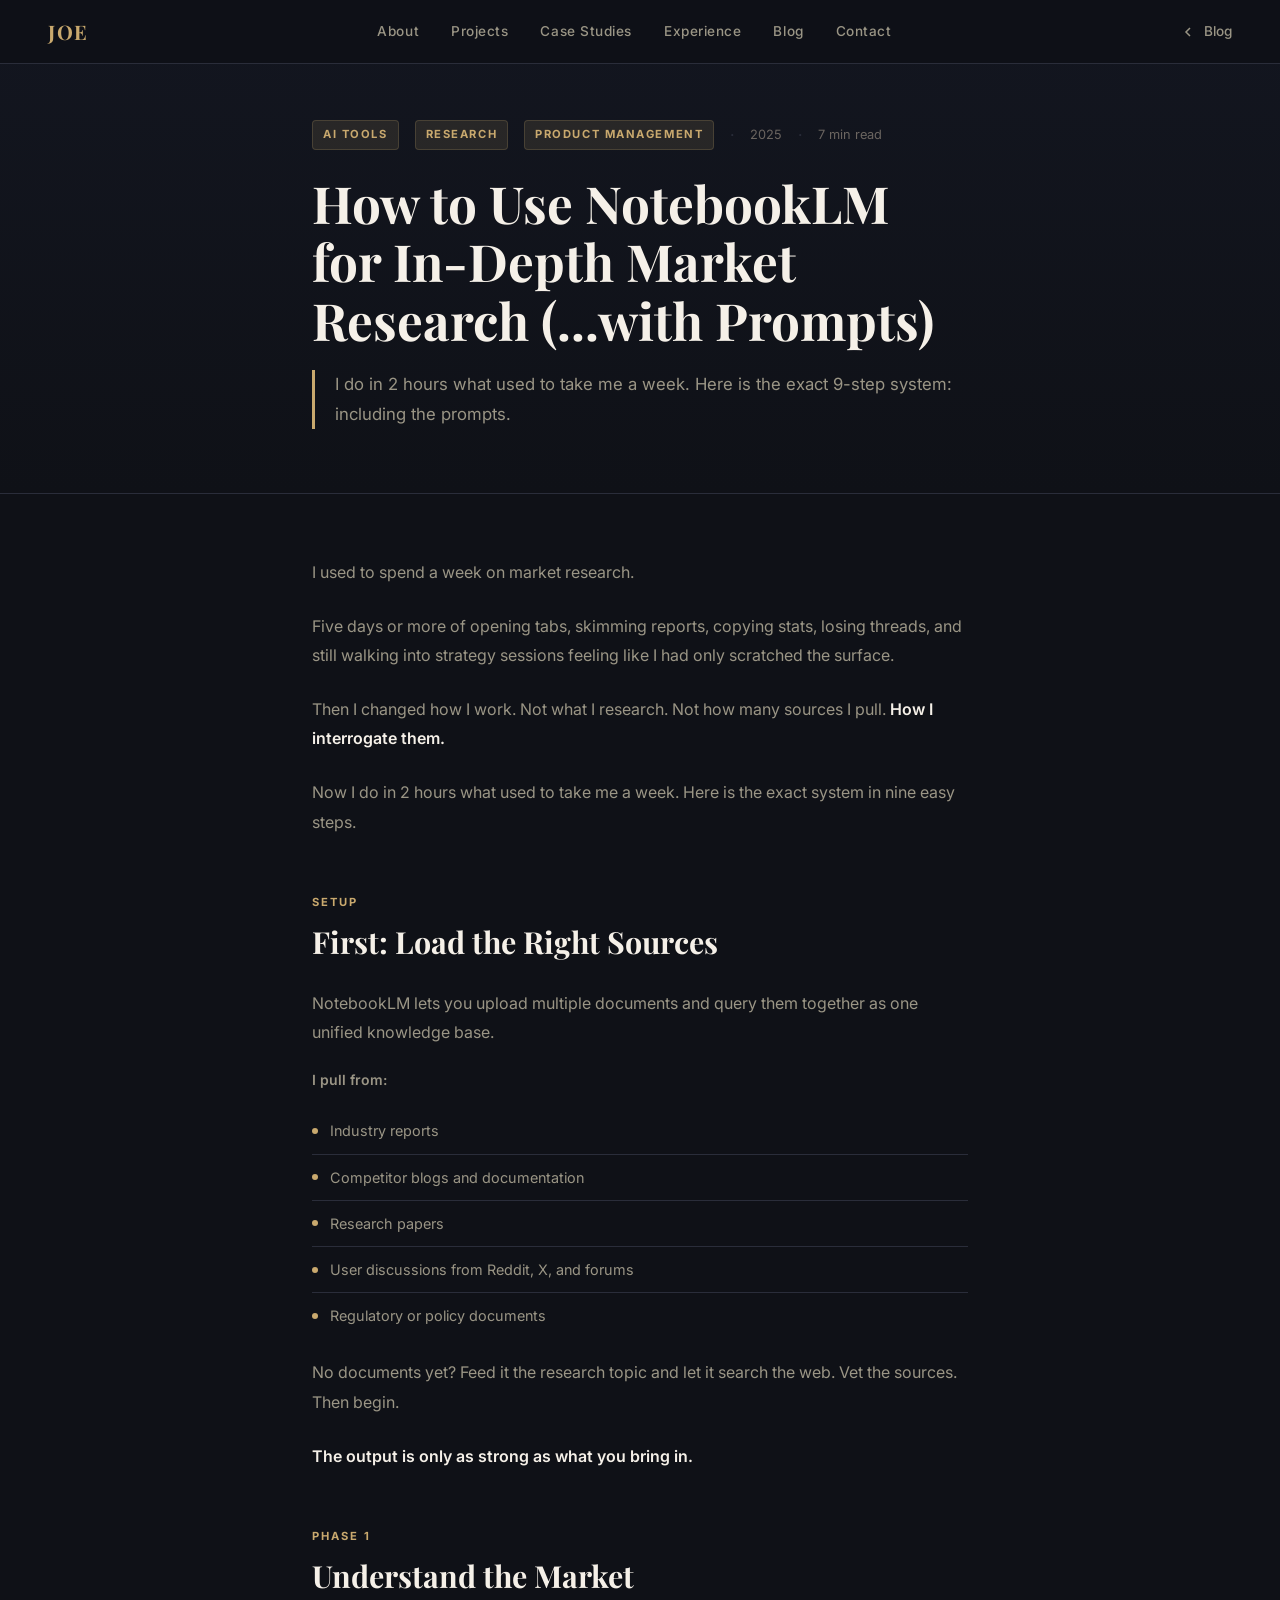
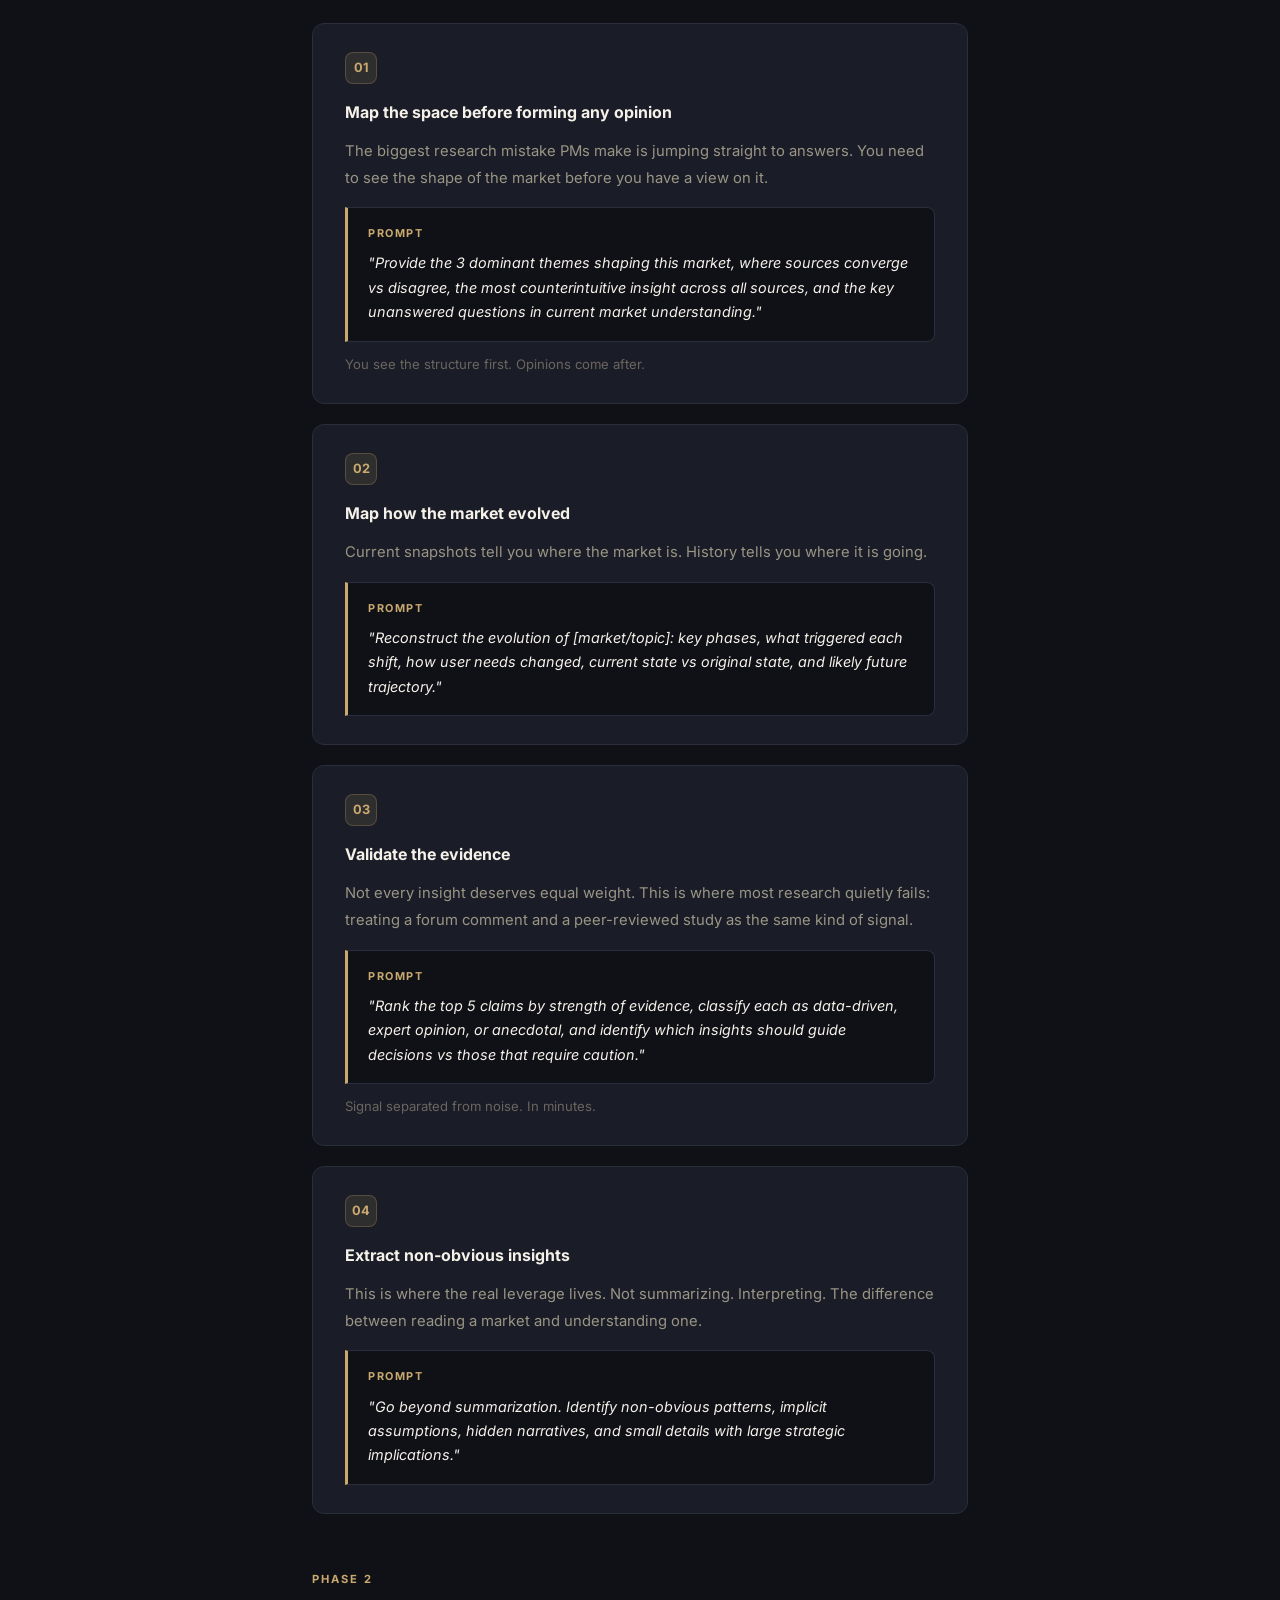
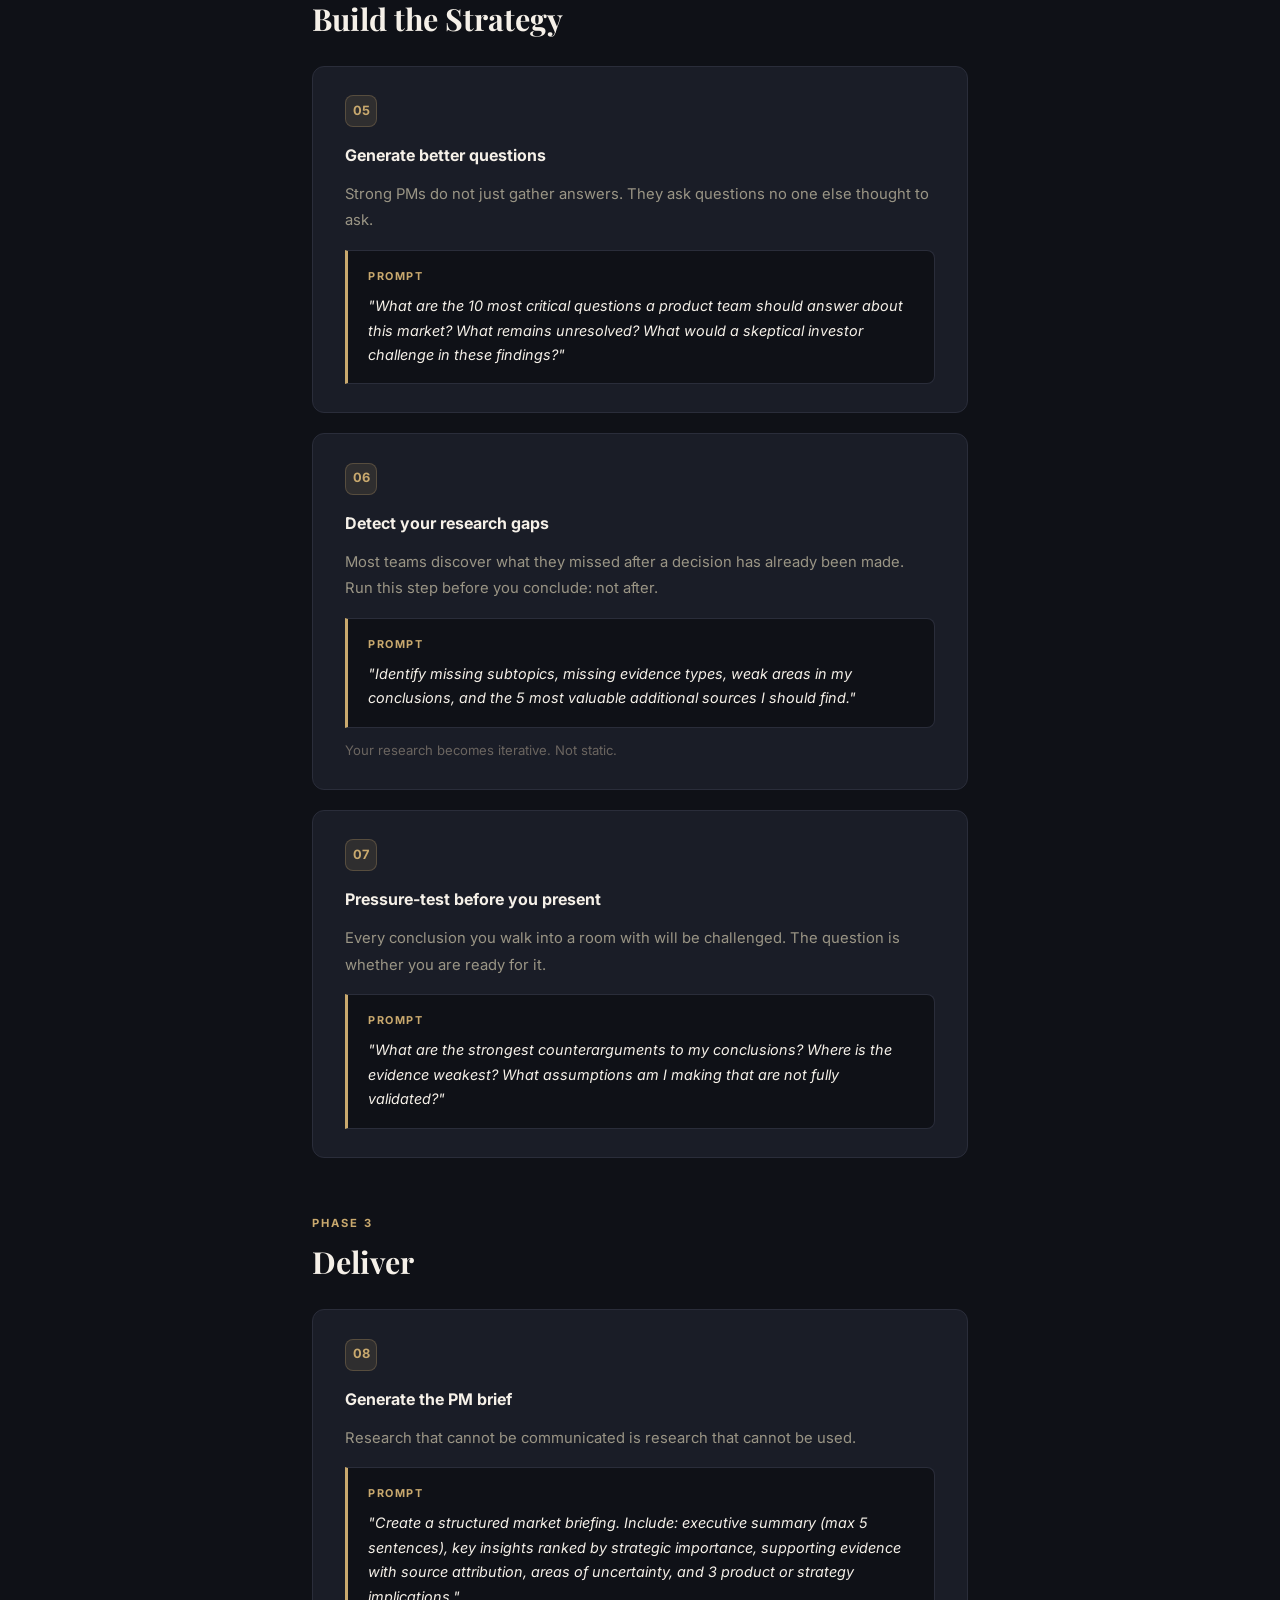
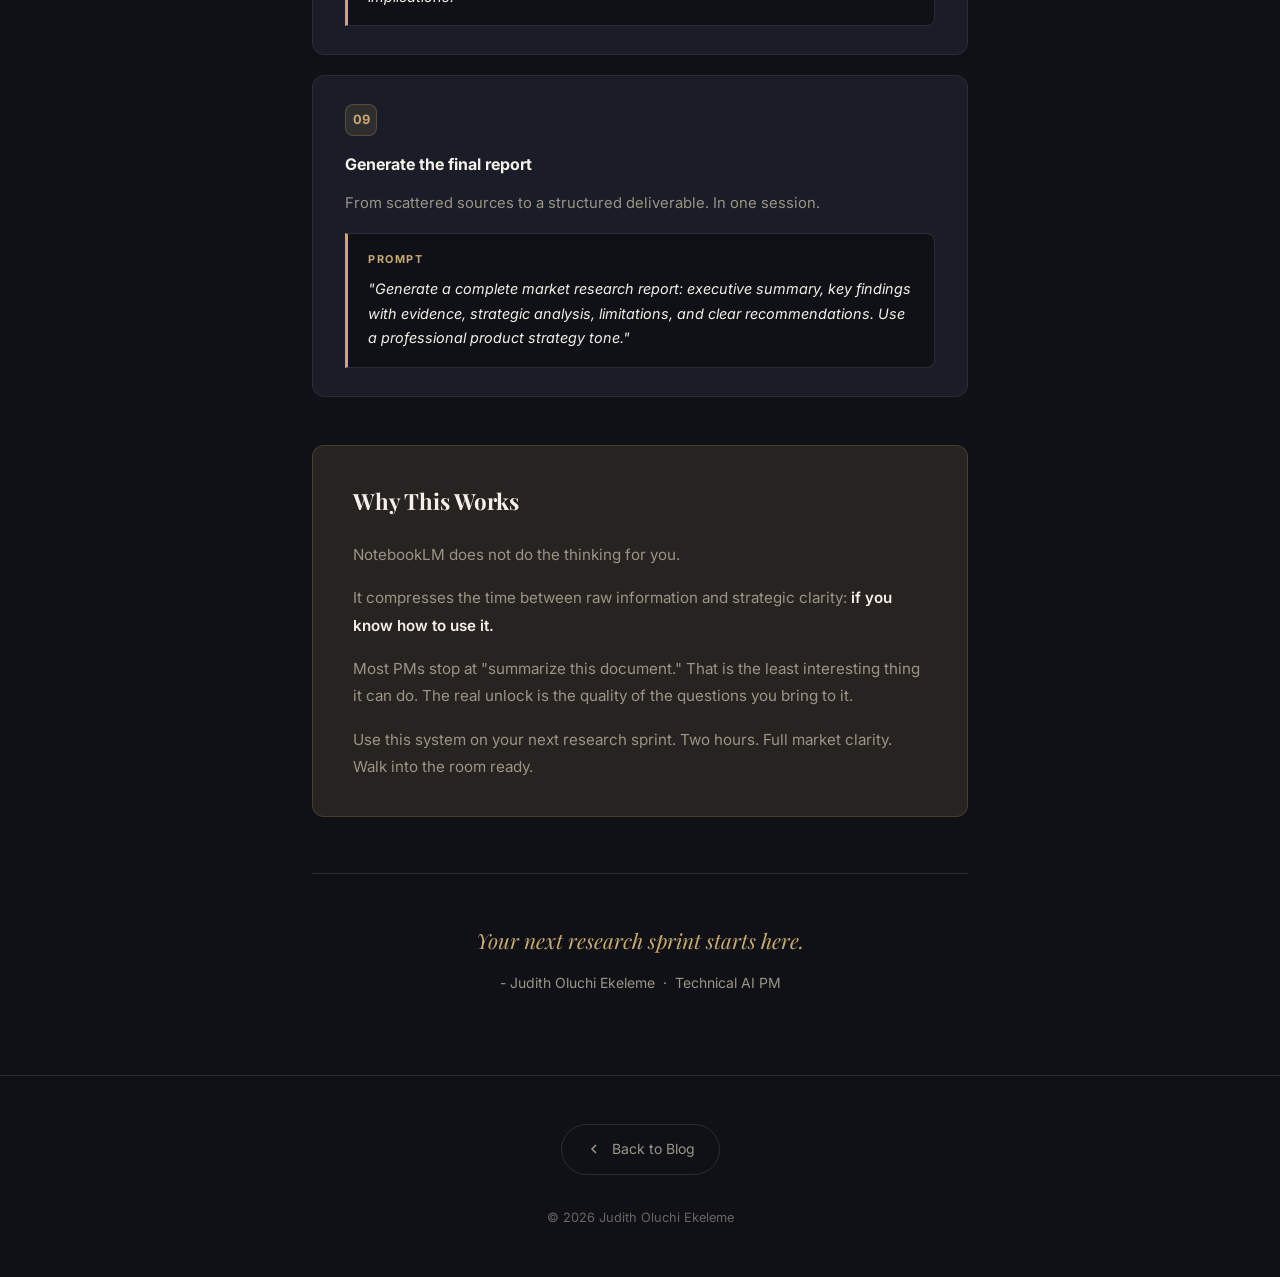
<file: blog/notebooklm-market-research.html>
﻿<!DOCTYPE html>
<html lang="en">
<head>
  <meta charset="UTF-8" />
  <meta name="viewport" content="width=device-width, initial-scale=1.0" />
  <meta name="description" content="How to Use NotebookLM for In-Depth Market Research: a 9-step system by Judith Oluchi Ekeleme." />
  <title>How to Use NotebookLM for In-Depth Market Research: Judith Oluchi Ekeleme</title>

  <link rel="icon" type="image/svg+xml" href="../favicon.svg" />
  <link rel="shortcut icon" href="../favicon.svg" />
  <link rel="preconnect" href="https://fonts.googleapis.com" />
  <link rel="preconnect" href="https://fonts.gstatic.com" crossorigin />
  <link href="https://fonts.googleapis.com/css2?family=Playfair+Display:ital,wght@0,400;0,600;0,700;1,400&family=Inter:wght@300;400;500;600&display=swap" rel="stylesheet" />

  <style>
    *, *::before, *::after { box-sizing: border-box; margin: 0; padding: 0; }

    :root {
      --bg:         #0F1117;
      --bg-alt:     #131620;
      --surface:    #1A1D27;
      --border:     #2A2D3A;
      --gold:       #C9A96E;
      --gold-light: #E2C48A;
      --gold-dim:   rgba(201,169,110,0.12);
      --text:       #F5F0E8;
      --text-muted: #9A9585;
      --text-dim:   #6B6560;
      --font-serif: 'Playfair Display', Georgia, serif;
      --font-sans:  'Inter', system-ui, sans-serif;
      --radius:     12px;
      --transition: 0.3s cubic-bezier(0.4,0,0.2,1);
    }

    html { scroll-behavior: smooth; font-size: 16px; }
    body { background: var(--bg); color: var(--text); font-family: var(--font-sans); line-height: 1.75; overflow-x: hidden; }
    a { color: inherit; text-decoration: none; }
    ::selection { background: var(--gold-dim); color: var(--gold-light); }
    ::-webkit-scrollbar { width: 6px; }
    ::-webkit-scrollbar-track { background: var(--bg); }
    ::-webkit-scrollbar-thumb { background: var(--border); border-radius: 3px; }
    ::-webkit-scrollbar-thumb:hover { background: var(--gold); }

    /* ── NAV ── */
    nav {
      position: fixed; top: 0; left: 0; right: 0; z-index: 100;
      display: flex; align-items: center; justify-content: space-between;
      padding: 0 48px; height: 64px;
      background: rgba(15,17,23,0.92); backdrop-filter: blur(12px);
      border-bottom: 1px solid var(--border);
    }
    .nav-logo { font-family: var(--font-serif); font-size: 1.25rem; font-weight: 700; color: var(--gold); letter-spacing: 0.08em; }
    .nav-links { display: flex; gap: 32px; align-items: center; }
    .nav-links a { font-size: 0.85rem; font-weight: 500; color: var(--text-muted); letter-spacing: 0.04em; transition: color var(--transition); }
    .nav-links a:hover { color: var(--gold); }
    .nav-back { display: flex; align-items: center; gap: 8px; font-size: 0.85rem; font-weight: 500; color: var(--text-muted); transition: color var(--transition); }
    .nav-back:hover { color: var(--gold); }
    .nav-back svg { width: 16px; height: 16px; }

    /* ── HERO ── */
    .post-hero {
      padding: 120px 0 64px;
      background: linear-gradient(180deg, #131620 0%, var(--bg) 100%);
      border-bottom: 1px solid var(--border);
    }
    .container { max-width: 720px; margin: 0 auto; padding: 0 32px; }

    .post-meta-row {
      display: flex; align-items: center; gap: 16px;
      flex-wrap: wrap; margin-bottom: 24px;
    }
    .post-tag {
      font-size: 0.7rem; font-weight: 700; letter-spacing: 0.14em;
      text-transform: uppercase; color: var(--gold);
      background: var(--gold-dim); border: 1px solid rgba(201,169,110,0.2);
      padding: 4px 10px; border-radius: 4px;
    }
    .post-date { font-size: 0.8rem; color: var(--text-dim); }
    .post-read { font-size: 0.8rem; color: var(--text-dim); }
    .meta-dot { color: var(--border); }

    .post-title {
      font-family: var(--font-serif);
      font-size: clamp(2rem, 5vw, 3.2rem);
      font-weight: 700; line-height: 1.15;
      color: var(--text); margin-bottom: 20px;
    }
    .post-lede {
      font-size: 1.05rem; color: var(--text-muted);
      line-height: 1.75; margin-bottom: 0;
      border-left: 3px solid var(--gold);
      padding-left: 20px;
    }

    /* ── ARTICLE BODY ── */
    .post-body { padding: 64px 0 80px; }

    /* prose */
    .prose { max-width: 720px; }
    .prose p {
      font-size: 1rem; color: var(--text-muted);
      line-height: 1.85; margin-bottom: 24px;
    }
    .prose p:last-child { margin-bottom: 0; }
    .prose strong { color: var(--text); font-weight: 600; }
    .prose em { font-style: italic; }

    /* section dividers */
    .post-section { margin: 56px 0 0; }
    .post-section-label {
      font-size: 0.7rem; font-weight: 700;
      letter-spacing: 0.18em; text-transform: uppercase;
      color: var(--gold); margin-bottom: 10px;
    }
    .post-section-title {
      font-family: var(--font-serif);
      font-size: clamp(1.4rem, 3vw, 1.9rem);
      font-weight: 700; color: var(--text);
      margin-bottom: 28px; line-height: 1.25;
    }

    /* step cards */
    .steps-list { margin: 0; }
    .step-card {
      background: var(--surface);
      border: 1px solid var(--border);
      border-radius: var(--radius);
      padding: 28px 32px;
      margin-bottom: 20px;
      transition: border-color var(--transition);
      position: relative;
    }
    .step-card:hover { border-color: rgba(201,169,110,0.3); }
    .step-num {
      display: inline-flex; align-items: center; justify-content: center;
      width: 32px; height: 32px; border-radius: 8px;
      background: var(--gold-dim); border: 1px solid rgba(201,169,110,0.25);
      font-size: 0.8rem; font-weight: 700; color: var(--gold);
      margin-bottom: 14px;
    }
    .step-title {
      font-weight: 700; color: var(--text);
      font-size: 1rem; margin-bottom: 12px;
    }
    .step-body {
      font-size: 0.925rem; color: var(--text-muted);
      line-height: 1.8; margin-bottom: 16px;
    }
    .step-body:last-child { margin-bottom: 0; }

    /* prompt block */
    .prompt-block {
      background: var(--bg);
      border: 1px solid var(--border);
      border-left: 3px solid var(--gold);
      border-radius: 0 8px 8px 0;
      padding: 16px 20px;
      margin-top: 16px;
    }
    .prompt-label {
      font-size: 0.68rem; font-weight: 700;
      letter-spacing: 0.14em; text-transform: uppercase;
      color: var(--gold); margin-bottom: 8px;
    }
    .prompt-text {
      font-size: 0.9rem; color: var(--text);
      line-height: 1.7; font-style: italic;
    }
    .step-note {
      font-size: 0.82rem; color: var(--text-dim);
      margin-top: 12px; line-height: 1.6;
    }

    /* source list */
    .source-list {
      list-style: none; margin: 16px 0;
    }
    .source-list li {
      display: flex; align-items: center; gap: 12px;
      padding: 10px 0; border-bottom: 1px solid var(--border);
      font-size: 0.9rem; color: var(--text-muted);
    }
    .source-list li:last-child { border-bottom: none; }
    .source-list li::before {
      content: ''; width: 6px; height: 6px;
      border-radius: 50%; background: var(--gold); flex-shrink: 0;
    }

    /* section group label */
    .group-heading {
      font-size: 0.72rem; font-weight: 700;
      letter-spacing: 0.18em; text-transform: uppercase;
      color: var(--text-muted); padding: 8px 0;
      border-bottom: 1px solid var(--border);
      margin-bottom: 20px; margin-top: 48px;
    }

    /* why-this-works */
    .why-box {
      background: var(--gold-dim);
      border: 1px solid rgba(201,169,110,0.2);
      border-radius: var(--radius);
      padding: 36px 40px;
      margin-top: 48px;
    }
    .why-box h3 {
      font-family: var(--font-serif);
      font-size: 1.4rem; font-weight: 700;
      color: var(--text); margin-bottom: 20px;
    }
    .why-box p {
      font-size: 0.95rem; color: var(--text-muted);
      line-height: 1.8; margin-bottom: 16px;
    }
    .why-box p:last-child { margin-bottom: 0; }
    .why-box strong { color: var(--text); font-weight: 600; }

    /* closing */
    .post-closing {
      margin-top: 56px; padding-top: 48px;
      border-top: 1px solid var(--border);
      text-align: center;
    }
    .closing-line {
      font-family: var(--font-serif);
      font-size: 1.3rem; font-style: italic;
      color: var(--gold); margin-bottom: 12px;
    }
    .closing-sub {
      font-size: 0.875rem; color: var(--text-muted);
    }

    /* ── FOOTER ── */
    footer { padding: 48px 32px; border-top: 1px solid var(--border); text-align: center; }
    .footer-back {
      display: inline-flex; align-items: center; gap: 10px;
      font-size: 0.875rem; color: var(--text-muted);
      border: 1px solid var(--border); padding: 12px 24px;
      border-radius: 100px; transition: all var(--transition); margin-bottom: 32px;
    }
    .footer-back:hover { border-color: var(--gold); color: var(--gold); }
    .footer-copy { font-size: 0.8rem; color: var(--text-dim); }

    /* ── RESPONSIVE ── */
    @media (max-width: 768px) {
      nav { padding: 0 24px; }
      .nav-links { display: none; }
      .post-hero { padding: 100px 0 48px; }
      .why-box { padding: 24px; }
    }
  </style>
</head>
<body>

  <!-- NAV -->
  <nav>
    <a href="../index.html" class="nav-logo">JOE</a>
    <div class="nav-links">
      <a href="../index.html#about">About</a>
      <a href="../index.html#projects">Projects</a>
      <a href="../case-studies.html">Case Studies</a>
      <a href="../index.html#experience">Experience</a>
      <a href="../blog.html">Blog</a>
      <a href="../index.html#contact">Contact</a>
    </div>
    <a href="../blog.html" class="nav-back">
      <svg viewBox="0 0 16 16" fill="none" stroke="currentColor" stroke-width="1.5"><path d="M10 12L6 8l4-4"/></svg>
      Blog
    </a>
  </nav>

  <!-- HERO -->
  <header class="post-hero">
    <div class="container">
      <div class="post-meta-row">
        <span class="post-tag">AI Tools</span>
        <span class="post-tag">Research</span>
        <span class="post-tag">Product Management</span>
        <span class="meta-dot">·</span>
        <span class="post-date">2025</span>
        <span class="meta-dot">·</span>
        <span class="post-read">7 min read</span>
      </div>
      <h1 class="post-title">How to Use NotebookLM for In-Depth Market Research (...with Prompts)</h1>
      <p class="post-lede">I do in 2 hours what used to take me a week. Here is the exact 9-step system: including the prompts.</p>
    </div>
  </header>

  <!-- BODY -->
  <main class="post-body">
    <div class="container">

      <div class="prose">
        <p>I used to spend a week on market research.</p>
        <p>Five days or more of opening tabs, skimming reports, copying stats, losing threads, and still walking into strategy sessions feeling like I had only scratched the surface.</p>
        <p>Then I changed how I work. Not what I research. Not how many sources I pull. <strong>How I interrogate them.</strong></p>
        <p>Now I do in 2 hours what used to take me a week. Here is the exact system in nine easy steps.</p>
      </div>

      <!-- SETUP -->
      <div class="post-section">
        <p class="post-section-label">Setup</p>
        <h2 class="post-section-title">First: Load the Right Sources</h2>

        <div class="prose">
          <p>NotebookLM lets you upload multiple documents and query them together as one unified knowledge base.</p>
        </div>

        <p style="font-size:0.875rem;color:var(--text-muted);margin:20px 0 12px;font-weight:600;">I pull from:</p>
        <ul class="source-list">
          <li>Industry reports</li>
          <li>Competitor blogs and documentation</li>
          <li>Research papers</li>
          <li>User discussions from Reddit, X, and forums</li>
          <li>Regulatory or policy documents</li>
        </ul>

        <div class="prose" style="margin-top:20px;">
          <p>No documents yet? Feed it the research topic and let it search the web. Vet the sources. Then begin.</p>
          <p><strong>The output is only as strong as what you bring in.</strong></p>
        </div>
      </div>

      <!-- UNDERSTAND THE MARKET -->
      <div class="post-section">
        <p class="post-section-label">Phase 1</p>
        <h2 class="post-section-title">Understand the Market</h2>

        <div class="steps-list">

          <div class="step-card">
            <div class="step-num">01</div>
            <div class="step-title">Map the space before forming any opinion</div>
            <p class="step-body">The biggest research mistake PMs make is jumping straight to answers. You need to see the shape of the market before you have a view on it.</p>
            <div class="prompt-block">
              <div class="prompt-label">Prompt</div>
              <div class="prompt-text">"Provide the 3 dominant themes shaping this market, where sources converge vs disagree, the most counterintuitive insight across all sources, and the key unanswered questions in current market understanding."</div>
            </div>
            <p class="step-note">You see the structure first. Opinions come after.</p>
          </div>

          <div class="step-card">
            <div class="step-num">02</div>
            <div class="step-title">Map how the market evolved</div>
            <p class="step-body">Current snapshots tell you where the market is. History tells you where it is going.</p>
            <div class="prompt-block">
              <div class="prompt-label">Prompt</div>
              <div class="prompt-text">"Reconstruct the evolution of [market/topic]: key phases, what triggered each shift, how user needs changed, current state vs original state, and likely future trajectory."</div>
            </div>
          </div>

          <div class="step-card">
            <div class="step-num">03</div>
            <div class="step-title">Validate the evidence</div>
            <p class="step-body">Not every insight deserves equal weight. This is where most research quietly fails: treating a forum comment and a peer-reviewed study as the same kind of signal.</p>
            <div class="prompt-block">
              <div class="prompt-label">Prompt</div>
              <div class="prompt-text">"Rank the top 5 claims by strength of evidence, classify each as data-driven, expert opinion, or anecdotal, and identify which insights should guide decisions vs those that require caution."</div>
            </div>
            <p class="step-note">Signal separated from noise. In minutes.</p>
          </div>

          <div class="step-card">
            <div class="step-num">04</div>
            <div class="step-title">Extract non-obvious insights</div>
            <p class="step-body">This is where the real leverage lives. Not summarizing. Interpreting. The difference between reading a market and understanding one.</p>
            <div class="prompt-block">
              <div class="prompt-label">Prompt</div>
              <div class="prompt-text">"Go beyond summarization. Identify non-obvious patterns, implicit assumptions, hidden narratives, and small details with large strategic implications."</div>
            </div>
          </div>

        </div>
      </div>

      <!-- BUILD THE STRATEGY -->
      <div class="post-section">
        <p class="post-section-label">Phase 2</p>
        <h2 class="post-section-title">Build the Strategy</h2>

        <div class="steps-list">

          <div class="step-card">
            <div class="step-num">05</div>
            <div class="step-title">Generate better questions</div>
            <p class="step-body">Strong PMs do not just gather answers. They ask questions no one else thought to ask.</p>
            <div class="prompt-block">
              <div class="prompt-label">Prompt</div>
              <div class="prompt-text">"What are the 10 most critical questions a product team should answer about this market? What remains unresolved? What would a skeptical investor challenge in these findings?"</div>
            </div>
          </div>

          <div class="step-card">
            <div class="step-num">06</div>
            <div class="step-title">Detect your research gaps</div>
            <p class="step-body">Most teams discover what they missed after a decision has already been made. Run this step before you conclude: not after.</p>
            <div class="prompt-block">
              <div class="prompt-label">Prompt</div>
              <div class="prompt-text">"Identify missing subtopics, missing evidence types, weak areas in my conclusions, and the 5 most valuable additional sources I should find."</div>
            </div>
            <p class="step-note">Your research becomes iterative. Not static.</p>
          </div>

          <div class="step-card">
            <div class="step-num">07</div>
            <div class="step-title">Pressure-test before you present</div>
            <p class="step-body">Every conclusion you walk into a room with will be challenged. The question is whether you are ready for it.</p>
            <div class="prompt-block">
              <div class="prompt-label">Prompt</div>
              <div class="prompt-text">"What are the strongest counterarguments to my conclusions? Where is the evidence weakest? What assumptions am I making that are not fully validated?"</div>
            </div>
          </div>

        </div>
      </div>

      <!-- DELIVER -->
      <div class="post-section">
        <p class="post-section-label">Phase 3</p>
        <h2 class="post-section-title">Deliver</h2>

        <div class="steps-list">

          <div class="step-card">
            <div class="step-num">08</div>
            <div class="step-title">Generate the PM brief</div>
            <p class="step-body">Research that cannot be communicated is research that cannot be used.</p>
            <div class="prompt-block">
              <div class="prompt-label">Prompt</div>
              <div class="prompt-text">"Create a structured market briefing. Include: executive summary (max 5 sentences), key insights ranked by strategic importance, supporting evidence with source attribution, areas of uncertainty, and 3 product or strategy implications."</div>
            </div>
          </div>

          <div class="step-card">
            <div class="step-num">09</div>
            <div class="step-title">Generate the final report</div>
            <p class="step-body">From scattered sources to a structured deliverable. In one session.</p>
            <div class="prompt-block">
              <div class="prompt-label">Prompt</div>
              <div class="prompt-text">"Generate a complete market research report: executive summary, key findings with evidence, strategic analysis, limitations, and clear recommendations. Use a professional product strategy tone."</div>
            </div>
          </div>

        </div>
      </div>

      <!-- WHY THIS WORKS -->
      <div class="why-box">
        <h3>Why This Works</h3>
        <p>NotebookLM does not do the thinking for you.</p>
        <p>It compresses the time between raw information and strategic clarity: <strong>if you know how to use it.</strong></p>
        <p>Most PMs stop at "summarize this document." That is the least interesting thing it can do. The real unlock is the quality of the questions you bring to it.</p>
        <p>Use this system on your next research sprint. Two hours. Full market clarity. Walk into the room ready.</p>
      </div>

      <!-- CLOSING -->
      <div class="post-closing">
        <p class="closing-line">Your next research sprint starts here.</p>
        <p class="closing-sub">- Judith Oluchi Ekeleme &nbsp;·&nbsp; Technical AI PM</p>
      </div>

    </div>
  </main>

  <!-- FOOTER -->
  <footer>
    <a href="../blog.html" class="footer-back">
      <svg width="16" height="16" viewBox="0 0 16 16" fill="none" stroke="currentColor" stroke-width="1.5"><path d="M10 12L6 8l4-4"/></svg>
      Back to Blog
    </a>
    <p class="footer-copy">© 2026 Judith Oluchi Ekeleme</p>
  </footer>

</body>
</html>
</file>
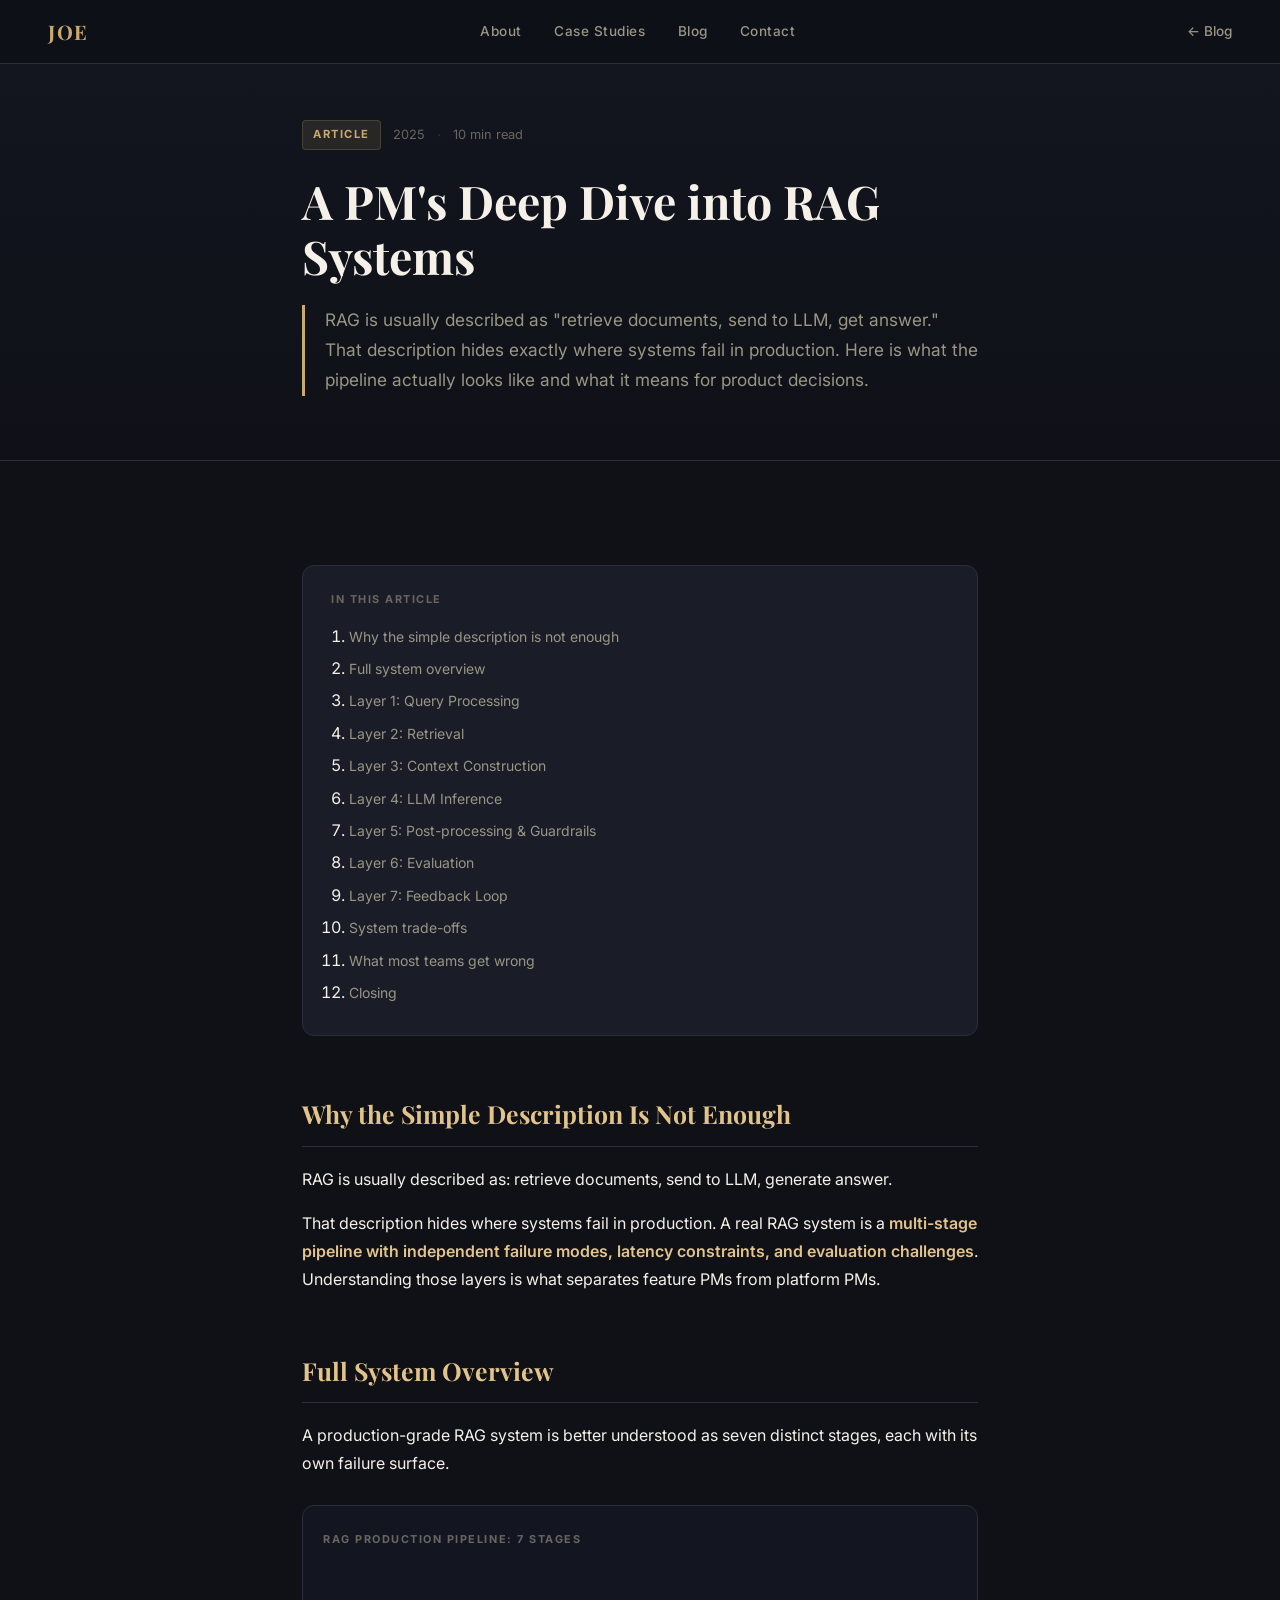
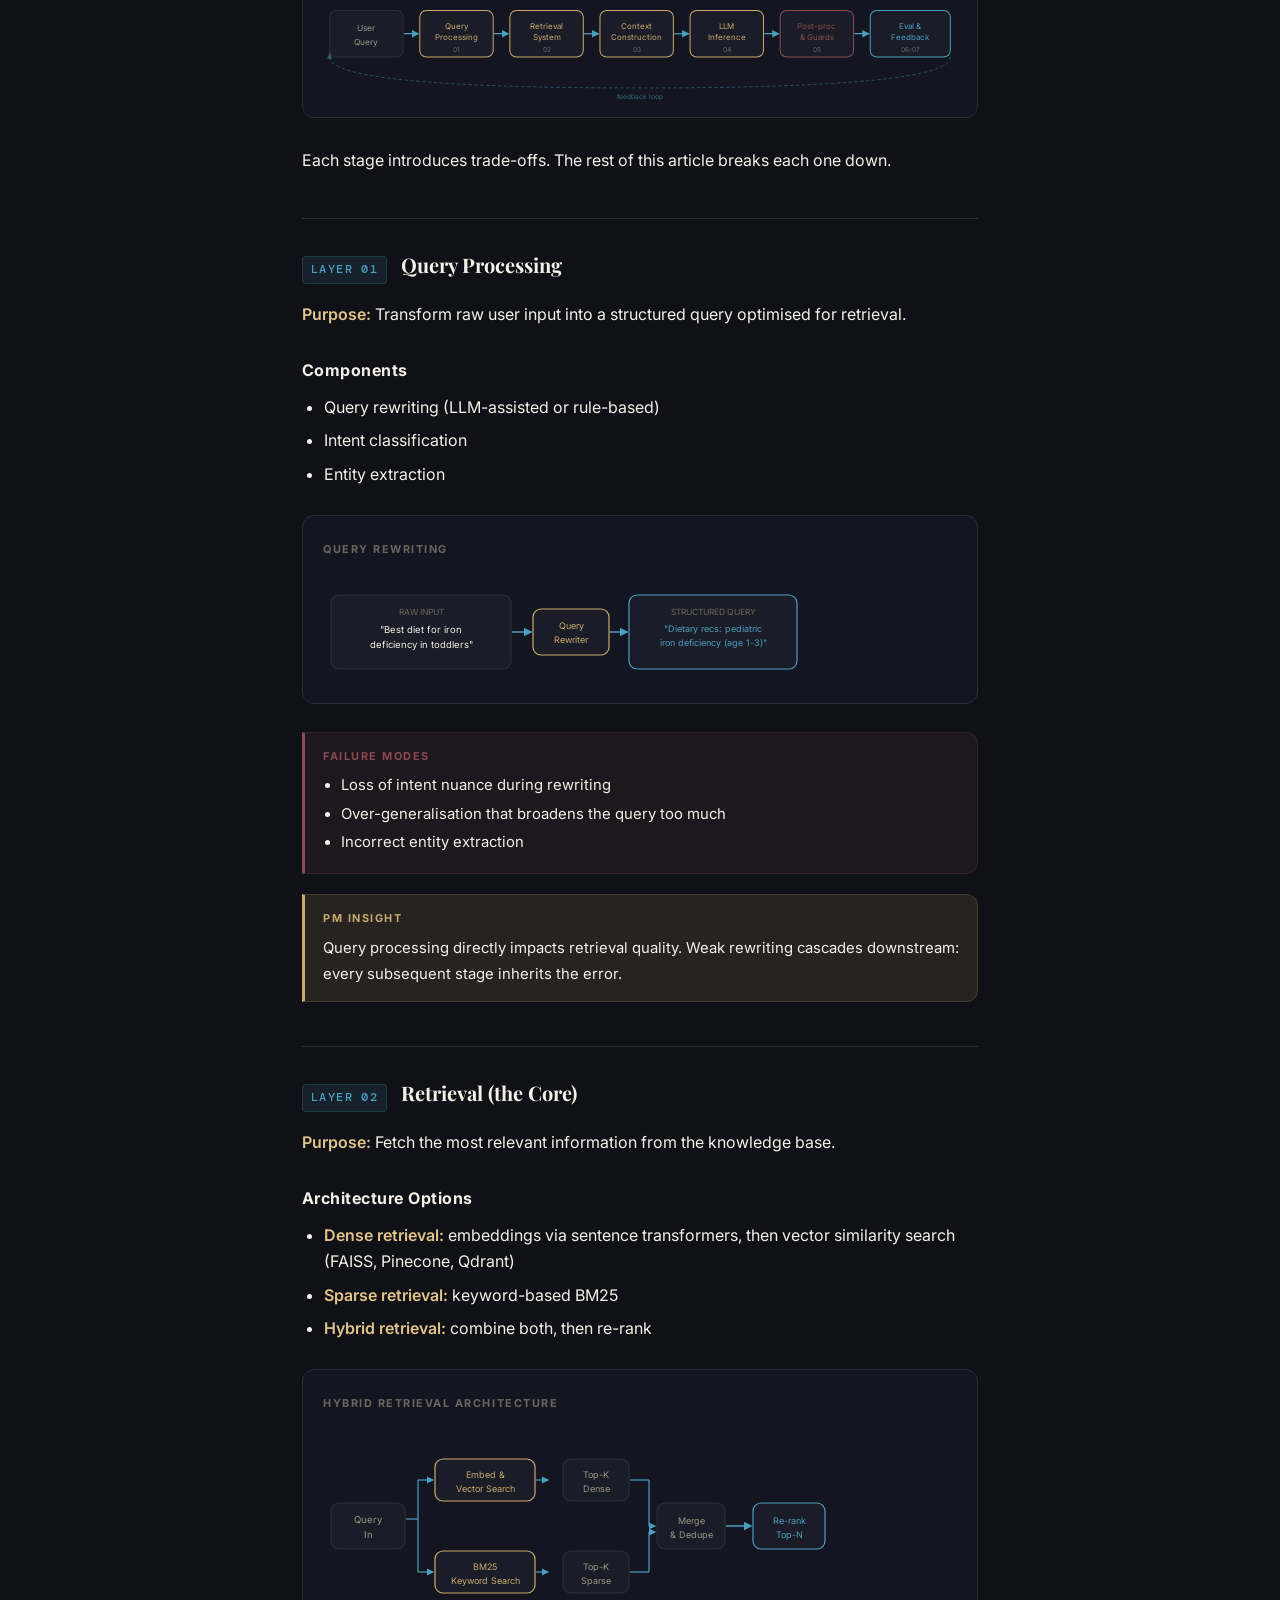
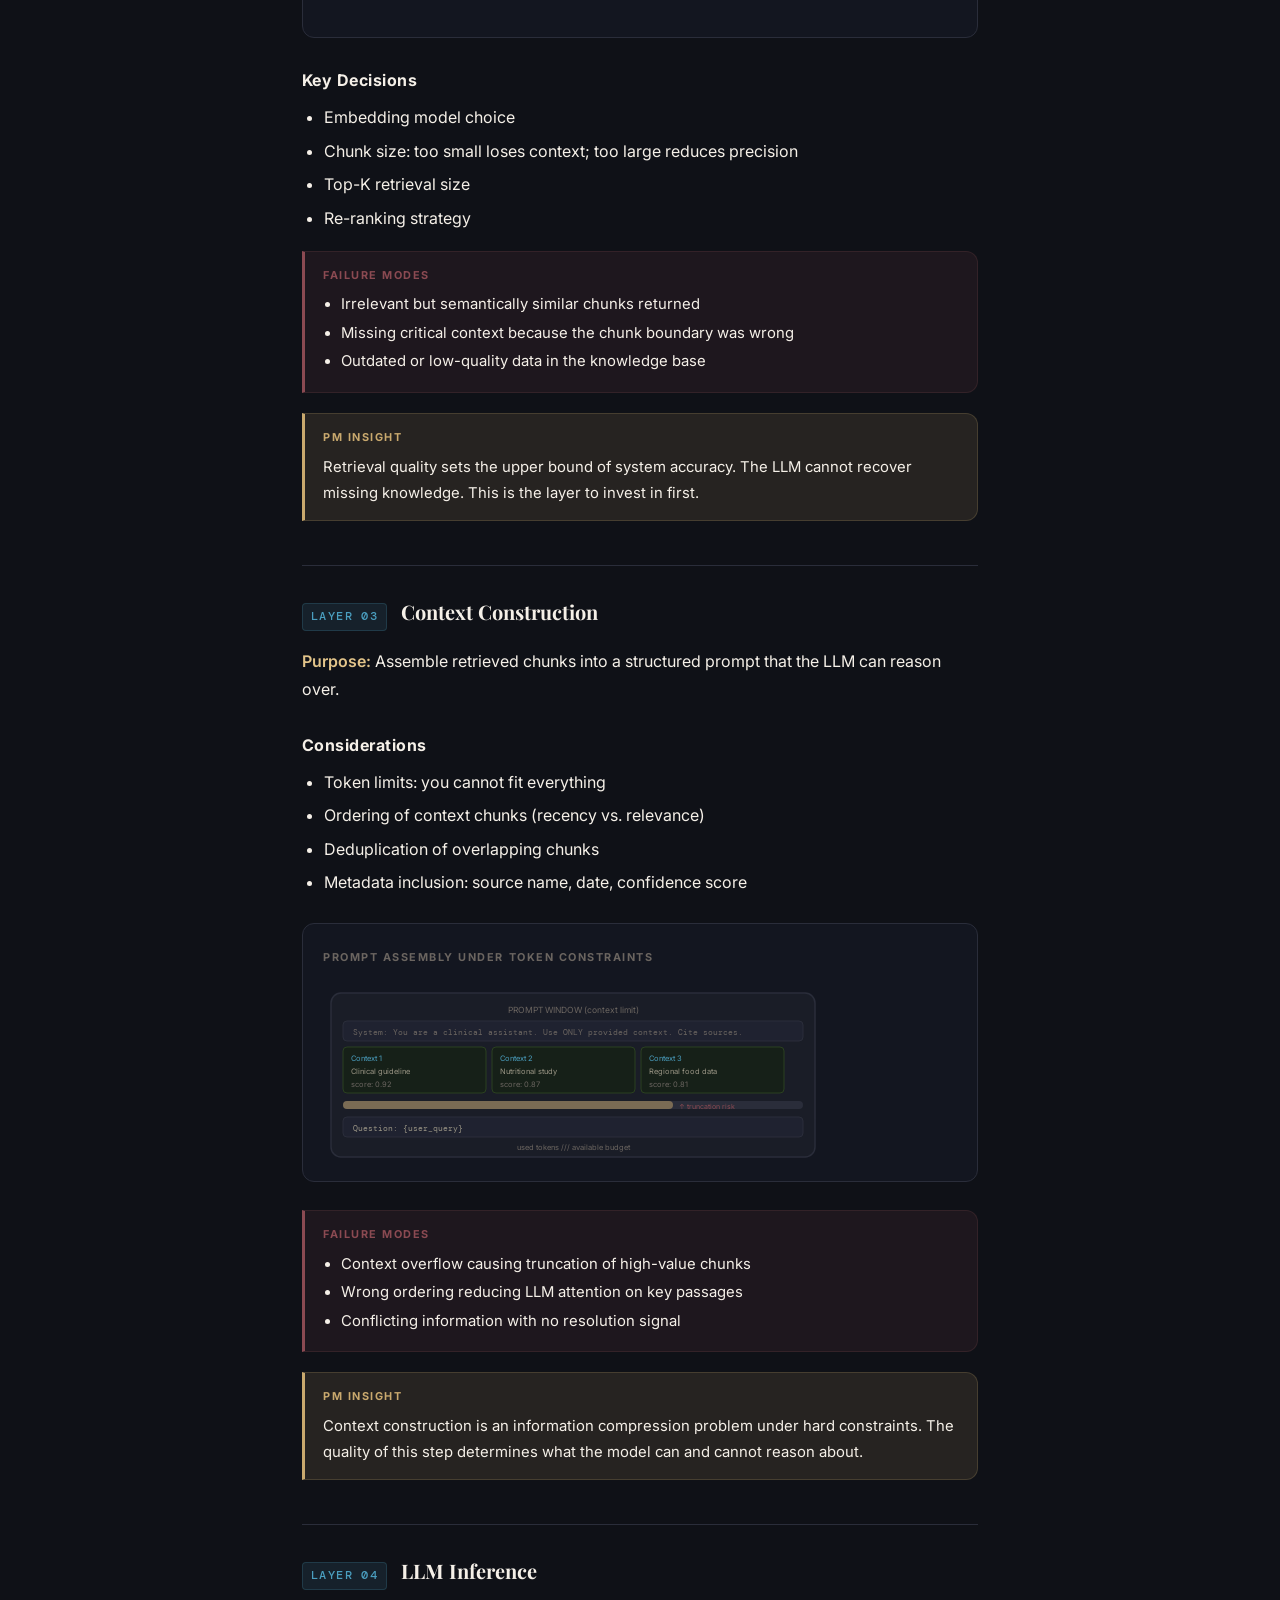
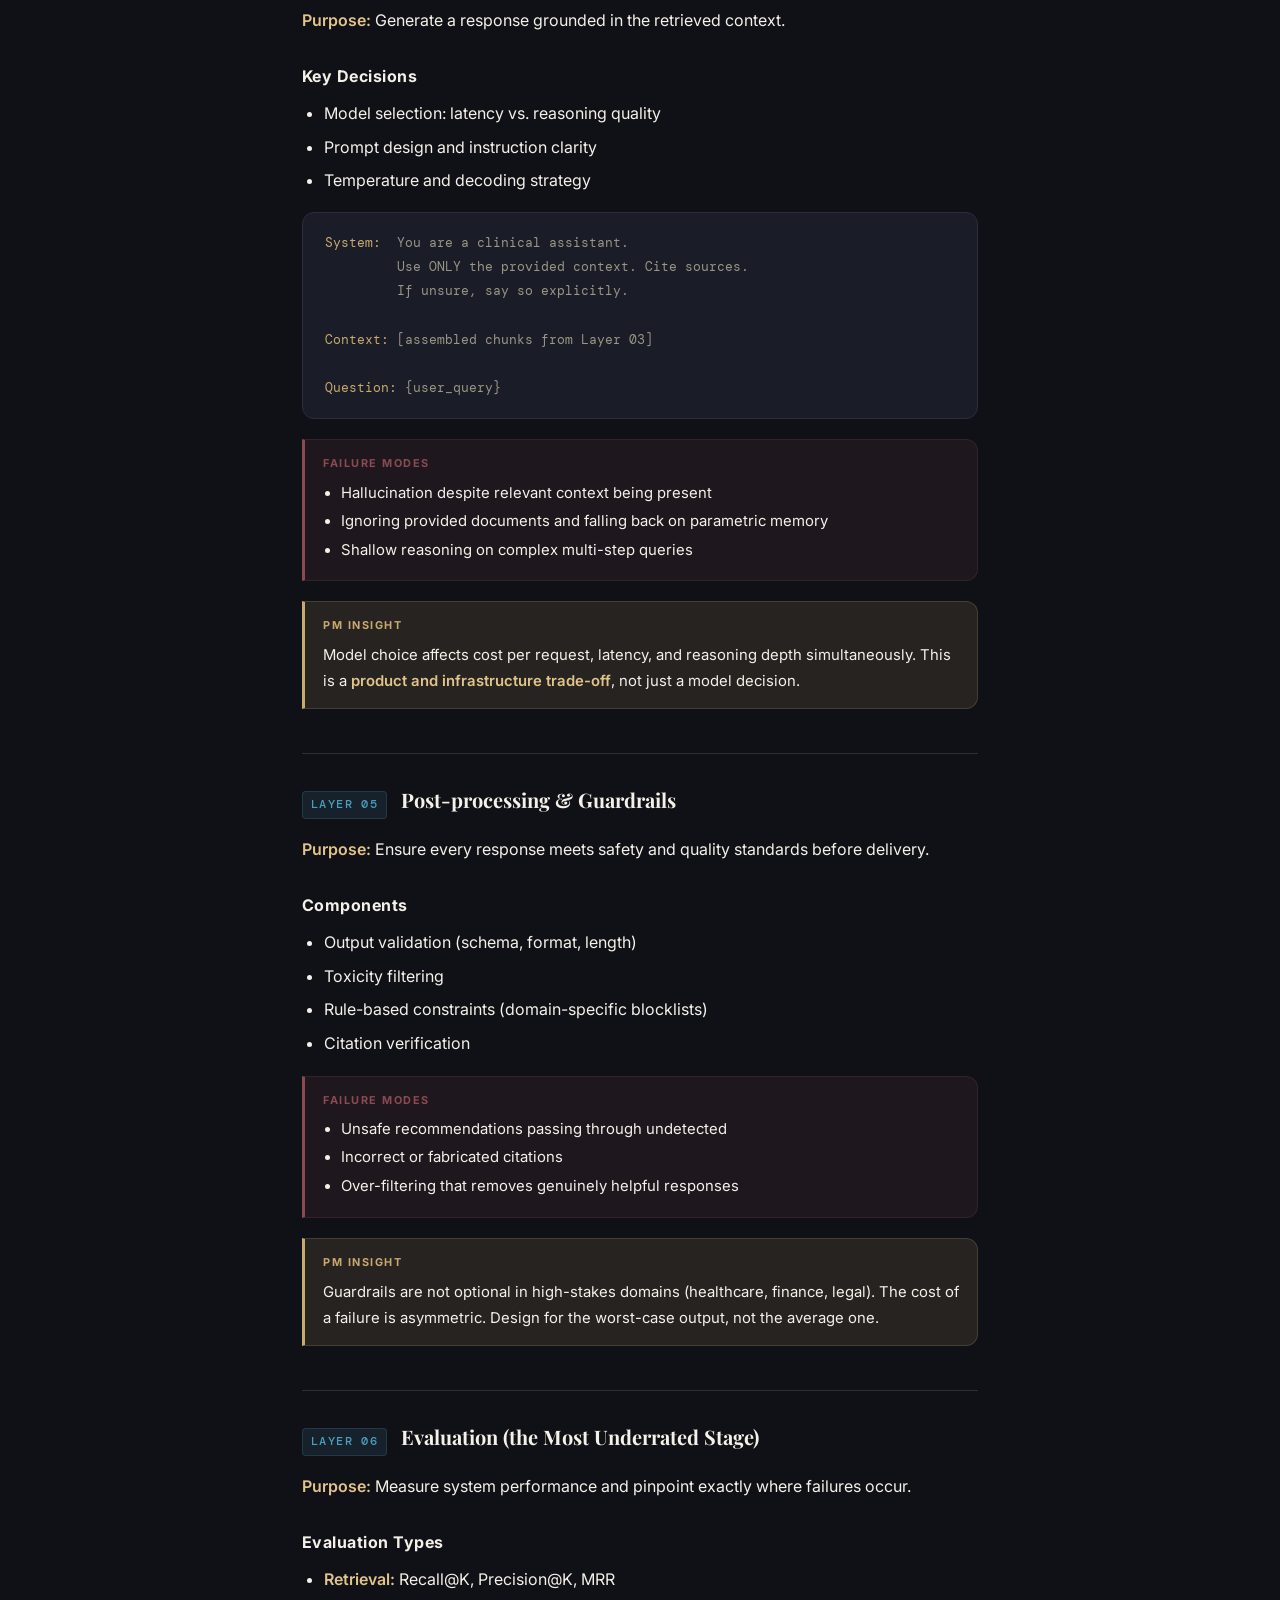
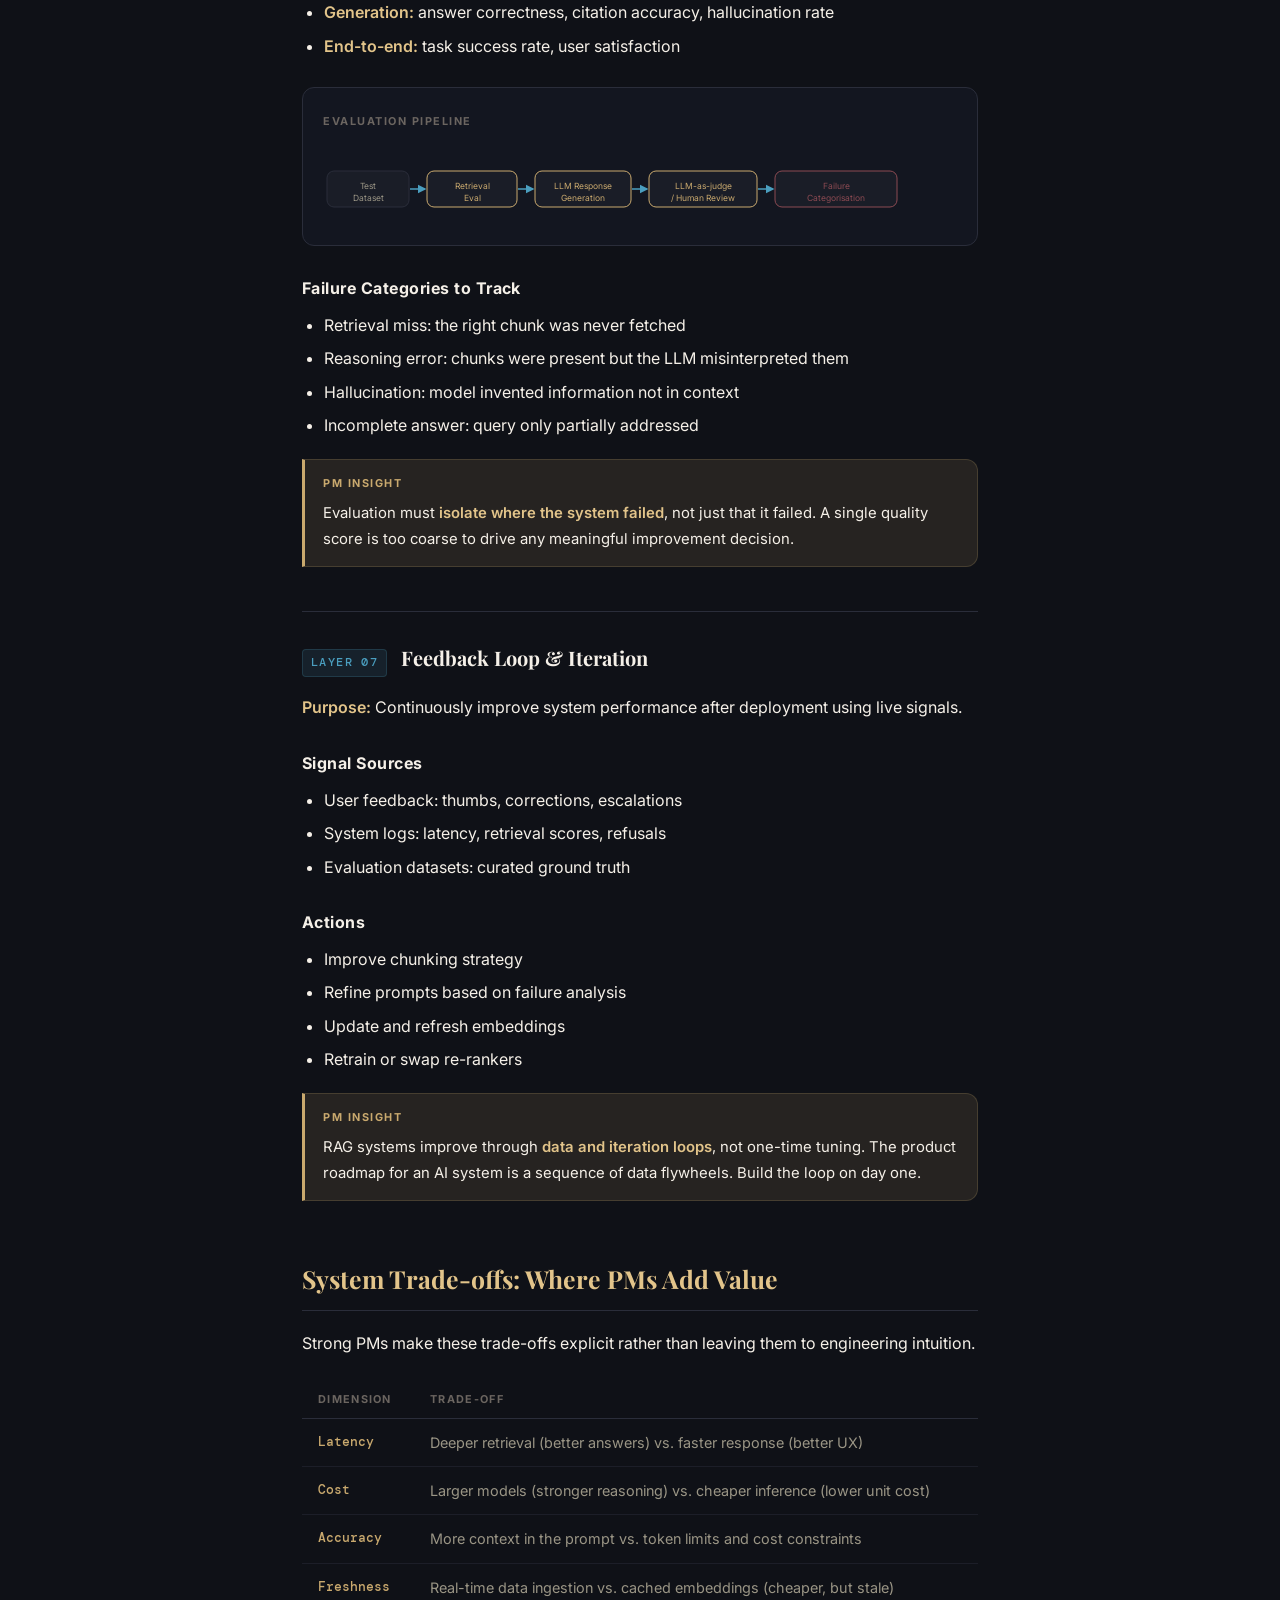
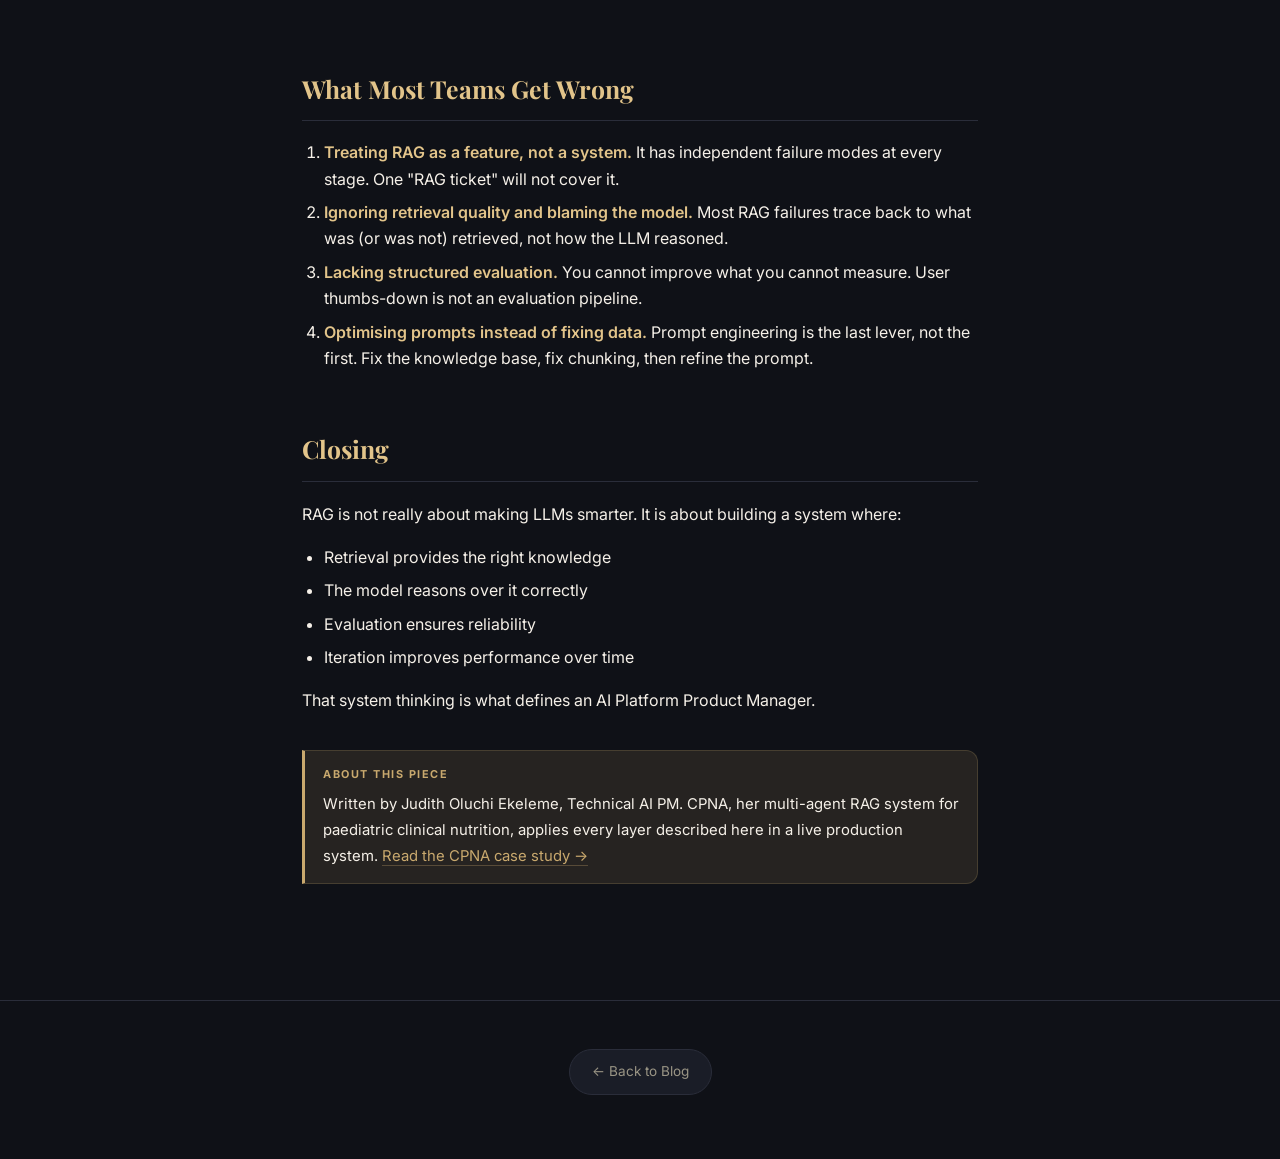
<file: blog/rag-deep-dive.html>
﻿<!DOCTYPE html>
<html lang="en">
<head>
  <meta charset="UTF-8" />
  <meta name="viewport" content="width=device-width, initial-scale=1.0" />
  <meta name="description" content="A PM's Deep Dive into RAG Systems: how Retrieval-Augmented Generation actually works in production, by Judith Oluchi Ekeleme." />
  <title>A PM's Deep Dive into RAG Systems: Judith Oluchi Ekeleme</title>

  <link rel="icon" type="image/svg+xml" href="../favicon.svg" />
  <link rel="shortcut icon" href="../favicon.svg" />
  <link rel="preconnect" href="https://fonts.googleapis.com" />
  <link rel="preconnect" href="https://fonts.gstatic.com" crossorigin />
  <link href="https://fonts.googleapis.com/css2?family=Playfair+Display:ital,wght@0,400;0,600;0,700;1,400&family=Inter:wght@300;400;500;600&family=DM+Mono:wght@400;500&display=swap" rel="stylesheet" />

  <style>
    *, *::before, *::after { box-sizing: border-box; margin: 0; padding: 0; }

    :root {
      --bg:         #0F1117;
      --bg-alt:     #131620;
      --surface:    #1A1D27;
      --border:     #2A2D3A;
      --gold:       #C9A96E;
      --gold-light: #E2C48A;
      --gold-dim:   rgba(201,169,110,0.12);
      --mauve:      #8B4A52;
      --mauve-dim:  rgba(139,74,82,0.12);
      --teal:       #4A9EBF;
      --teal-dim:   rgba(74,158,191,0.12);
      --text:       #F5F0E8;
      --text-muted: #9A9585;
      --text-dim:   #6B6560;
      --font-serif: 'Playfair Display', Georgia, serif;
      --font-sans:  'Inter', system-ui, sans-serif;
      --font-mono:  'DM Mono', 'Fira Code', monospace;
      --radius:     12px;
      --transition: 0.3s cubic-bezier(0.4,0,0.2,1);
    }

    html { scroll-behavior: smooth; font-size: 16px; }
    body { background: var(--bg); color: var(--text); font-family: var(--font-sans); line-height: 1.75; overflow-x: hidden; }
    a { color: inherit; text-decoration: none; }
    ::selection { background: var(--gold-dim); color: var(--gold-light); }
    ::-webkit-scrollbar { width: 6px; }
    ::-webkit-scrollbar-track { background: var(--bg); }
    ::-webkit-scrollbar-thumb { background: var(--border); border-radius: 3px; }
    ::-webkit-scrollbar-thumb:hover { background: var(--gold); }

    /* NAV */
    nav {
      position: fixed; top: 0; left: 0; right: 0; z-index: 100;
      display: flex; align-items: center; justify-content: space-between;
      padding: 0 48px; height: 64px;
      background: rgba(15,17,23,0.92); backdrop-filter: blur(12px);
      border-bottom: 1px solid var(--border);
    }
    .nav-logo { font-family: var(--font-serif); font-size: 1.25rem; font-weight: 700; color: var(--gold); letter-spacing: 0.08em; }
    .nav-links { display: flex; gap: 32px; align-items: center; }
    .nav-links a { font-size: 0.85rem; font-weight: 500; color: var(--text-muted); letter-spacing: 0.04em; transition: color var(--transition); }
    .nav-links a:hover { color: var(--gold); }
    .nav-back { display: flex; align-items: center; gap: 6px; font-size: 0.85rem; font-weight: 500; color: var(--text-muted); transition: color var(--transition); }
    .nav-back:hover { color: var(--gold); }

    /* HERO */
    .post-hero {
      padding: 120px 0 64px;
      background: linear-gradient(180deg, #131620 0%, var(--bg) 100%);
      border-bottom: 1px solid var(--border);
    }
    .container { max-width: 740px; margin: 0 auto; padding: 0 32px; }

    .post-meta-row { display: flex; align-items: center; gap: 12px; flex-wrap: wrap; margin-bottom: 24px; }
    .post-tag {
      font-size: 0.7rem; font-weight: 700; letter-spacing: 0.14em; text-transform: uppercase;
      color: var(--gold); background: var(--gold-dim); border: 1px solid rgba(201,169,110,0.2);
      padding: 4px 10px; border-radius: 4px;
    }
    .post-date, .post-read { font-size: 0.8rem; color: var(--text-dim); }
    .meta-dot { color: var(--border); }

    .post-title {
      font-family: var(--font-serif); font-size: clamp(2rem, 5vw, 2.9rem);
      font-weight: 700; line-height: 1.2; color: var(--text); margin-bottom: 20px;
    }
    .post-lede {
      font-size: 1.08rem; color: var(--text-muted); line-height: 1.75;
      border-left: 3px solid var(--gold); padding-left: 20px;
    }

    /* BODY */
    .post-body { padding: 64px 0 96px; }

    .post-body h2 {
      font-family: var(--font-serif); font-size: 1.55rem; font-weight: 700;
      color: var(--gold-light); margin: 56px 0 18px;
      padding-bottom: 10px; border-bottom: 1px solid var(--border);
    }
    .post-body h3 {
      font-size: 1rem; font-weight: 700; color: var(--text);
      margin: 28px 0 10px; letter-spacing: 0.03em;
    }
    .post-body p { margin-bottom: 16px; color: var(--text); font-size: 1rem; line-height: 1.75; }
    .post-body ul, .post-body ol { margin: 0 0 16px 22px; color: var(--text); }
    .post-body li { margin-bottom: 7px; line-height: 1.65; }
    .post-body strong { color: var(--gold-light); font-weight: 600; }

    /* TOC */
    .toc {
      background: var(--surface); border: 1px solid var(--border);
      border-radius: var(--radius); padding: 24px 28px; margin: 40px 0 48px;
    }
    .toc-label {
      font-size: 0.68rem; font-weight: 700; letter-spacing: 0.14em; text-transform: uppercase;
      color: var(--text-dim); margin-bottom: 14px;
    }
    .toc ol { margin: 0 0 0 18px; }
    .toc li { margin-bottom: 6px; }
    .toc a { color: var(--text-muted); font-size: 0.875rem; transition: color var(--transition); }
    .toc a:hover { color: var(--gold); }

    /* DIAGRAM WRAPPER */
    .diagram-wrap {
      border: 1px solid var(--border); border-radius: var(--radius);
      background: var(--bg-alt); padding: 24px 20px 16px;
      overflow-x: auto; margin: 28px 0;
    }
    .diagram-label {
      font-size: 0.68rem; font-weight: 700; letter-spacing: 0.14em; text-transform: uppercase;
      color: var(--text-dim); margin-bottom: 18px;
    }

    /* LAYER SECTIONS */
    .layer {
      margin: 44px 0 0;
      padding-top: 28px;
      border-top: 1px solid var(--border);
    }
    .layer-header {
      display: flex; align-items: baseline; gap: 14px; margin-bottom: 16px;
    }
    .layer-num {
      font-family: var(--font-mono); font-size: 0.72rem; font-weight: 500;
      color: var(--teal); letter-spacing: 0.12em; flex-shrink: 0;
      background: var(--teal-dim); border: 1px solid rgba(74,158,191,0.2);
      padding: 3px 8px; border-radius: 4px;
    }
    .layer-title {
      font-family: var(--font-serif); font-size: 1.25rem; font-weight: 700; color: var(--text);
    }

    /* CODE / PROMPT BLOCKS */
    .code-block {
      background: var(--surface); border: 1px solid var(--border);
      border-radius: var(--radius); padding: 18px 22px; margin: 18px 0;
      font-family: var(--font-mono); font-size: 0.82rem;
      color: var(--text-muted); line-height: 1.85; overflow-x: auto;
      white-space: pre;
    }
    .code-block .hl  { color: var(--gold); }
    .code-block .arr { color: var(--teal); }

    /* CALLOUT BOXES */
    .callout {
      border-radius: 0 var(--radius) var(--radius) 0;
      padding: 14px 18px; margin: 20px 0;
    }
    .callout-label {
      font-size: 0.68rem; font-weight: 700; letter-spacing: 0.14em;
      text-transform: uppercase; margin-bottom: 7px;
    }
    .callout p, .callout ul { margin: 0; font-size: 0.93rem; }
    .callout ul { padding-left: 18px; }
    .callout li { margin-bottom: 4px; }

    .callout--insight {
      background: var(--gold-dim); border: 1px solid rgba(201,169,110,0.2);
      border-left: 3px solid var(--gold);
    }
    .callout--insight .callout-label { color: var(--gold); }

    .callout--failure {
      background: var(--mauve-dim); border: 1px solid rgba(139,74,82,0.2);
      border-left: 3px solid var(--mauve);
    }
    .callout--failure .callout-label { color: var(--mauve); }

    /* TRADE-OFFS TABLE */
    .table-wrap { overflow-x: auto; margin: 24px 0; }
    table { width: 100%; border-collapse: collapse; font-size: 0.9rem; }
    th {
      text-align: left; padding: 9px 16px;
      font-size: 0.68rem; font-weight: 700; letter-spacing: 0.12em; text-transform: uppercase;
      color: var(--text-dim); border-bottom: 1px solid var(--border);
    }
    td { padding: 11px 16px; border-bottom: 1px solid rgba(42,45,58,0.5); vertical-align: top; }
    tr:last-child td { border-bottom: none; }
    td:first-child { color: var(--gold); font-family: var(--font-mono); font-size: 0.83rem; font-weight: 500; white-space: nowrap; }
    td:last-child { color: var(--text-muted); }

    /* FOOTER */
    .post-footer { padding: 48px 0 64px; border-top: 1px solid var(--border); text-align: center; }
    .back-pill {
      display: inline-flex; align-items: center; gap: 8px;
      background: var(--surface); border: 1px solid var(--border);
      border-radius: 40px; padding: 10px 22px;
      font-size: 0.85rem; color: var(--text-muted); transition: all var(--transition);
    }
    .back-pill:hover { border-color: var(--gold); color: var(--gold); }

    @media (max-width: 640px) {
      nav { padding: 0 20px; }
      .nav-links { display: none; }
      .post-hero { padding: 96px 0 48px; }
      .post-body { padding: 40px 0 64px; }
    }
  </style>
</head>
<body>

  <!-- NAV -->
  <nav>
    <a href="../index.html" class="nav-logo">JOE</a>
    <div class="nav-links">
      <a href="../index.html#about">About</a>
      <a href="../case-studies.html">Case Studies</a>
      <a href="../blog.html">Blog</a>
      <a href="../index.html#contact">Contact</a>
    </div>
    <a href="../blog.html" class="nav-back">&#8592; Blog</a>
  </nav>

  <!-- HERO -->
  <section class="post-hero">
    <div class="container">
      <div class="post-meta-row">
        <span class="post-tag">Article</span>
        <span class="post-date">2025</span>
        <span class="meta-dot">·</span>
        <span class="post-read">10 min read</span>
      </div>
      <h1 class="post-title">A PM's Deep Dive into RAG Systems</h1>
      <p class="post-lede">
        RAG is usually described as "retrieve documents, send to LLM, get answer." That description hides exactly where systems fail in production. Here is what the pipeline actually looks like and what it means for product decisions.
      </p>
    </div>
  </section>

  <!-- BODY -->
  <article class="post-body">
    <div class="container">

      <!-- TOC -->
      <div class="toc" role="navigation" aria-label="Table of contents">
        <div class="toc-label">In this article</div>
        <ol>
          <li><a href="#context">Why the simple description is not enough</a></li>
          <li><a href="#overview">Full system overview</a></li>
          <li><a href="#query">Layer 1: Query Processing</a></li>
          <li><a href="#retrieval">Layer 2: Retrieval</a></li>
          <li><a href="#context-construction">Layer 3: Context Construction</a></li>
          <li><a href="#llm">Layer 4: LLM Inference</a></li>
          <li><a href="#guardrails">Layer 5: Post-processing &amp; Guardrails</a></li>
          <li><a href="#evaluation">Layer 6: Evaluation</a></li>
          <li><a href="#feedback">Layer 7: Feedback Loop</a></li>
          <li><a href="#tradeoffs">System trade-offs</a></li>
          <li><a href="#mistakes">What most teams get wrong</a></li>
          <li><a href="#closing">Closing</a></li>
        </ol>
      </div>

      <!-- WHY -->
      <h2 id="context">Why the Simple Description Is Not Enough</h2>
      <p>RAG is usually described as: retrieve documents, send to LLM, generate answer.</p>
      <p>
        That description hides where systems fail in production. A real RAG system is a
        <strong>multi-stage pipeline with independent failure modes, latency constraints, and evaluation challenges</strong>.
        Understanding those layers is what separates feature PMs from platform PMs.
      </p>

      <!-- OVERVIEW -->
      <h2 id="overview">Full System Overview</h2>
      <p>A production-grade RAG system is better understood as seven distinct stages, each with its own failure surface.</p>

      <!-- DIAGRAM: Full pipeline horizontal -->
      <div class="diagram-wrap">
        <div class="diagram-label">RAG Production Pipeline: 7 Stages</div>
        <svg viewBox="0 0 760 160" xmlns="http://www.w3.org/2000/svg" style="width:100%;min-width:520px;display:block;">
          <defs>
            <marker id="arrowA" markerWidth="7" markerHeight="7" refX="5" refY="3.5" orient="auto">
              <path d="M0,0.5 L0,6.5 L6,3.5 z" fill="#4A9EBF"/>
            </marker>
          </defs>

          <!-- Stage boxes -->
          <!-- 1: User Query -->
          <rect x="8"   y="52" width="88" height="56" rx="8" fill="#1A1D27" stroke="#2A2D3A" stroke-width="1.2"/>
          <text x="52" y="77" text-anchor="middle" font-family="Inter,sans-serif" font-size="10" fill="#9A9585">User</text>
          <text x="52" y="93" text-anchor="middle" font-family="Inter,sans-serif" font-size="10" fill="#9A9585">Query</text>

          <!-- 2: Query Processing -->
          <rect x="116" y="52" width="88" height="56" rx="8" fill="#1A1D27" stroke="#C9A96E" stroke-width="1.2"/>
          <text x="160" y="74" text-anchor="middle" font-family="Inter,sans-serif" font-size="9.5" fill="#C9A96E">Query</text>
          <text x="160" y="88" text-anchor="middle" font-family="Inter,sans-serif" font-size="9.5" fill="#C9A96E">Processing</text>
          <text x="160" y="102" text-anchor="middle" font-family="Inter,sans-serif" font-size="8" fill="#6B6560">01</text>

          <!-- 3: Retrieval -->
          <rect x="224" y="52" width="88" height="56" rx="8" fill="#1A1D27" stroke="#C9A96E" stroke-width="1.2"/>
          <text x="268" y="74" text-anchor="middle" font-family="Inter,sans-serif" font-size="9.5" fill="#C9A96E">Retrieval</text>
          <text x="268" y="88" text-anchor="middle" font-family="Inter,sans-serif" font-size="9.5" fill="#C9A96E">System</text>
          <text x="268" y="102" text-anchor="middle" font-family="Inter,sans-serif" font-size="8" fill="#6B6560">02</text>

          <!-- 4: Context Construction -->
          <rect x="332" y="52" width="88" height="56" rx="8" fill="#1A1D27" stroke="#C9A96E" stroke-width="1.2"/>
          <text x="376" y="74" text-anchor="middle" font-family="Inter,sans-serif" font-size="9.5" fill="#C9A96E">Context</text>
          <text x="376" y="88" text-anchor="middle" font-family="Inter,sans-serif" font-size="9.5" fill="#C9A96E">Construction</text>
          <text x="376" y="102" text-anchor="middle" font-family="Inter,sans-serif" font-size="8" fill="#6B6560">03</text>

          <!-- 5: LLM Inference -->
          <rect x="440" y="52" width="88" height="56" rx="8" fill="#1A1D27" stroke="#C9A96E" stroke-width="1.2"/>
          <text x="484" y="74" text-anchor="middle" font-family="Inter,sans-serif" font-size="9.5" fill="#C9A96E">LLM</text>
          <text x="484" y="88" text-anchor="middle" font-family="Inter,sans-serif" font-size="9.5" fill="#C9A96E">Inference</text>
          <text x="484" y="102" text-anchor="middle" font-family="Inter,sans-serif" font-size="8" fill="#6B6560">04</text>

          <!-- 6: Guardrails -->
          <rect x="548" y="52" width="88" height="56" rx="8" fill="#1A1D27" stroke="#8B4A52" stroke-width="1.2"/>
          <text x="592" y="74" text-anchor="middle" font-family="Inter,sans-serif" font-size="9.5" fill="#8B4A52">Post-proc</text>
          <text x="592" y="88" text-anchor="middle" font-family="Inter,sans-serif" font-size="9.5" fill="#8B4A52">&amp; Guards</text>
          <text x="592" y="102" text-anchor="middle" font-family="Inter,sans-serif" font-size="8" fill="#6B6560">05</text>

          <!-- 7: Eval + Feedback -->
          <rect x="656" y="52" width="96" height="56" rx="8" fill="#1A1D27" stroke="#4A9EBF" stroke-width="1.2"/>
          <text x="704" y="74" text-anchor="middle" font-family="Inter,sans-serif" font-size="9.5" fill="#4A9EBF">Eval &amp;</text>
          <text x="704" y="88" text-anchor="middle" font-family="Inter,sans-serif" font-size="9.5" fill="#4A9EBF">Feedback</text>
          <text x="704" y="102" text-anchor="middle" font-family="Inter,sans-serif" font-size="8" fill="#6B6560">06-07</text>

          <!-- Forward arrows -->
          <line x1="97"  y1="80" x2="114" y2="80" stroke="#4A9EBF" stroke-width="1.5" marker-end="url(#arrowA)"/>
          <line x1="205" y1="80" x2="222" y2="80" stroke="#4A9EBF" stroke-width="1.5" marker-end="url(#arrowA)"/>
          <line x1="313" y1="80" x2="330" y2="80" stroke="#4A9EBF" stroke-width="1.5" marker-end="url(#arrowA)"/>
          <line x1="421" y1="80" x2="438" y2="80" stroke="#4A9EBF" stroke-width="1.5" marker-end="url(#arrowA)"/>
          <line x1="529" y1="80" x2="546" y2="80" stroke="#4A9EBF" stroke-width="1.5" marker-end="url(#arrowA)"/>
          <line x1="637" y1="80" x2="654" y2="80" stroke="#4A9EBF" stroke-width="1.5" marker-end="url(#arrowA)"/>

          <!-- Feedback loop arc back -->
          <path d="M 752 108 Q 752 145 380 145 Q 8 145 8 108" fill="none" stroke="#4A9EBF" stroke-width="1" stroke-dasharray="4 3" opacity="0.5"/>
          <polygon points="8,102 5,110 11,110" fill="#4A9EBF" opacity="0.5"/>
          <text x="380" y="158" text-anchor="middle" font-family="Inter,sans-serif" font-size="8" fill="#4A9EBF" opacity="0.6">feedback loop</text>
        </svg>
      </div>

      <p>Each stage introduces trade-offs. The rest of this article breaks each one down.</p>


      <!-- LAYER 1: QUERY PROCESSING -->
      <div class="layer" id="query">
        <div class="layer-header">
          <span class="layer-num">LAYER 01</span>
          <span class="layer-title">Query Processing</span>
        </div>
        <p><strong>Purpose:</strong> Transform raw user input into a structured query optimised for retrieval.</p>

        <h3>Components</h3>
        <ul>
          <li>Query rewriting (LLM-assisted or rule-based)</li>
          <li>Intent classification</li>
          <li>Entity extraction</li>
        </ul>

        <!-- DIAGRAM: query rewriting -->
        <div class="diagram-wrap">
          <div class="diagram-label">Query Rewriting</div>
          <svg viewBox="0 0 480 110" xmlns="http://www.w3.org/2000/svg" style="width:100%;max-width:480px;display:block;">
            <defs>
              <marker id="arrowB" markerWidth="7" markerHeight="7" refX="5" refY="3.5" orient="auto">
                <path d="M0,0.5 L0,6.5 L6,3.5 z" fill="#4A9EBF"/>
              </marker>
            </defs>
            <!-- Raw input box -->
            <rect x="8" y="18" width="180" height="74" rx="8" fill="#1A1D27" stroke="#2A2D3A" stroke-width="1.2"/>
            <text x="98" y="38" text-anchor="middle" font-family="Inter,sans-serif" font-size="8.5" fill="#6B6560">RAW INPUT</text>
            <text x="98" y="56" text-anchor="middle" font-family="Inter,sans-serif" font-size="9.5" fill="#F5F0E8">"Best diet for iron</text>
            <text x="98" y="71" text-anchor="middle" font-family="Inter,sans-serif" font-size="9.5" fill="#F5F0E8">deficiency in toddlers"</text>

            <!-- Rewriter box -->
            <rect x="210" y="32" width="76" height="46" rx="8" fill="#1A1D27" stroke="#C9A96E" stroke-width="1.2"/>
            <text x="248" y="52" text-anchor="middle" font-family="Inter,sans-serif" font-size="9" fill="#C9A96E">Query</text>
            <text x="248" y="66" text-anchor="middle" font-family="Inter,sans-serif" font-size="9" fill="#C9A96E">Rewriter</text>

            <!-- Rewritten box -->
            <rect x="306" y="18" width="168" height="74" rx="8" fill="#1A1D27" stroke="#4A9EBF" stroke-width="1.2"/>
            <text x="390" y="38" text-anchor="middle" font-family="Inter,sans-serif" font-size="8.5" fill="#6B6560">STRUCTURED QUERY</text>
            <text x="390" y="55" text-anchor="middle" font-family="Inter,sans-serif" font-size="9" fill="#4A9EBF">"Dietary recs: pediatric</text>
            <text x="390" y="69" text-anchor="middle" font-family="Inter,sans-serif" font-size="9" fill="#4A9EBF">iron deficiency (age 1-3)"</text>

            <!-- Arrows -->
            <line x1="189" y1="55" x2="208" y2="55" stroke="#4A9EBF" stroke-width="1.5" marker-end="url(#arrowB)"/>
            <line x1="287" y1="55" x2="304" y2="55" stroke="#4A9EBF" stroke-width="1.5" marker-end="url(#arrowB)"/>
          </svg>
        </div>

        <div class="callout callout--failure">
          <div class="callout-label">Failure Modes</div>
          <ul>
            <li>Loss of intent nuance during rewriting</li>
            <li>Over-generalisation that broadens the query too much</li>
            <li>Incorrect entity extraction</li>
          </ul>
        </div>
        <div class="callout callout--insight">
          <div class="callout-label">PM Insight</div>
          <p>Query processing directly impacts retrieval quality. Weak rewriting cascades downstream: every subsequent stage inherits the error.</p>
        </div>
      </div>


      <!-- LAYER 2: RETRIEVAL -->
      <div class="layer" id="retrieval">
        <div class="layer-header">
          <span class="layer-num">LAYER 02</span>
          <span class="layer-title">Retrieval (the Core)</span>
        </div>
        <p><strong>Purpose:</strong> Fetch the most relevant information from the knowledge base.</p>

        <h3>Architecture Options</h3>
        <ul>
          <li><strong>Dense retrieval:</strong> embeddings via sentence transformers, then vector similarity search (FAISS, Pinecone, Qdrant)</li>
          <li><strong>Sparse retrieval:</strong> keyword-based BM25</li>
          <li><strong>Hybrid retrieval:</strong> combine both, then re-rank</li>
        </ul>

        <!-- DIAGRAM: hybrid retrieval -->
        <div class="diagram-wrap">
          <div class="diagram-label">Hybrid Retrieval Architecture</div>
          <svg viewBox="0 0 560 190" xmlns="http://www.w3.org/2000/svg" style="width:100%;max-width:560px;display:block;">
            <defs>
              <marker id="arrowC" markerWidth="7" markerHeight="7" refX="5" refY="3.5" orient="auto">
                <path d="M0,0.5 L0,6.5 L6,3.5 z" fill="#4A9EBF"/>
              </marker>
            </defs>

            <!-- Query input -->
            <rect x="8" y="72" width="74" height="46" rx="8" fill="#1A1D27" stroke="#2A2D3A" stroke-width="1.2"/>
            <text x="45" y="92" text-anchor="middle" font-family="Inter,sans-serif" font-size="9.5" fill="#9A9585">Query</text>
            <text x="45" y="107" text-anchor="middle" font-family="Inter,sans-serif" font-size="9.5" fill="#9A9585">In</text>

            <!-- Dense path -->
            <rect x="112" y="28" width="100" height="42" rx="8" fill="#1A1D27" stroke="#C9A96E" stroke-width="1.2"/>
            <text x="162" y="47" text-anchor="middle" font-family="Inter,sans-serif" font-size="9" fill="#C9A96E">Embed &amp;</text>
            <text x="162" y="61" text-anchor="middle" font-family="Inter,sans-serif" font-size="9" fill="#C9A96E">Vector Search</text>

            <!-- Sparse path -->
            <rect x="112" y="120" width="100" height="42" rx="8" fill="#1A1D27" stroke="#C9A96E" stroke-width="1.2"/>
            <text x="162" y="139" text-anchor="middle" font-family="Inter,sans-serif" font-size="9" fill="#C9A96E">BM25</text>
            <text x="162" y="153" text-anchor="middle" font-family="Inter,sans-serif" font-size="9" fill="#C9A96E">Keyword Search</text>

            <!-- Top-K labels -->
            <rect x="240" y="28" width="66" height="42" rx="8" fill="#1A1D27" stroke="#2A2D3A" stroke-width="1.2"/>
            <text x="273" y="47" text-anchor="middle" font-family="Inter,sans-serif" font-size="9" fill="#9A9585">Top-K</text>
            <text x="273" y="61" text-anchor="middle" font-family="Inter,sans-serif" font-size="9" fill="#9A9585">Dense</text>

            <rect x="240" y="120" width="66" height="42" rx="8" fill="#1A1D27" stroke="#2A2D3A" stroke-width="1.2"/>
            <text x="273" y="139" text-anchor="middle" font-family="Inter,sans-serif" font-size="9" fill="#9A9585">Top-K</text>
            <text x="273" y="153" text-anchor="middle" font-family="Inter,sans-serif" font-size="9" fill="#9A9585">Sparse</text>

            <!-- Merge -->
            <rect x="334" y="72" width="68" height="46" rx="8" fill="#1A1D27" stroke="#2A2D3A" stroke-width="1.2"/>
            <text x="368" y="93" text-anchor="middle" font-family="Inter,sans-serif" font-size="9" fill="#9A9585">Merge</text>
            <text x="368" y="107" text-anchor="middle" font-family="Inter,sans-serif" font-size="9" fill="#9A9585">&amp; Dedupe</text>

            <!-- Re-rank -->
            <rect x="430" y="72" width="72" height="46" rx="8" fill="#1A1D27" stroke="#4A9EBF" stroke-width="1.2"/>
            <text x="466" y="93" text-anchor="middle" font-family="Inter,sans-serif" font-size="9" fill="#4A9EBF">Re-rank</text>
            <text x="466" y="107" text-anchor="middle" font-family="Inter,sans-serif" font-size="9" fill="#4A9EBF">Top-N</text>

            <!-- Arrows: query splits up and down -->
            <line x1="83" y1="88" x2="95" y2="88" stroke="#4A9EBF" stroke-width="1.2"/>
            <line x1="95" y1="88" x2="95" y2="49"  stroke="#4A9EBF" stroke-width="1.2"/>
            <line x1="95" y1="49" x2="110" y2="49"  stroke="#4A9EBF" stroke-width="1.2" marker-end="url(#arrowC)"/>
            <line x1="95" y1="88" x2="95" y2="141" stroke="#4A9EBF" stroke-width="1.2"/>
            <line x1="95" y1="141" x2="110" y2="141" stroke="#4A9EBF" stroke-width="1.2" marker-end="url(#arrowC)"/>

            <!-- Dense to merge -->
            <line x1="213" y1="49" x2="225" y2="49" stroke="#4A9EBF" stroke-width="1.2" marker-end="url(#arrowC)"/>
            <line x1="307" y1="49" x2="326" y2="49" stroke="#4A9EBF" stroke-width="1.2"/>
            <line x1="326" y1="49" x2="326" y2="95" stroke="#4A9EBF" stroke-width="1.2"/>
            <line x1="326" y1="95" x2="332" y2="95" stroke="#4A9EBF" stroke-width="1.2" marker-end="url(#arrowC)"/>

            <!-- Sparse to merge -->
            <line x1="213" y1="141" x2="225" y2="141" stroke="#4A9EBF" stroke-width="1.2" marker-end="url(#arrowC)"/>
            <line x1="307" y1="141" x2="326" y2="141" stroke="#4A9EBF" stroke-width="1.2"/>
            <line x1="326" y1="141" x2="326" y2="101" stroke="#4A9EBF" stroke-width="1.2"/>
            <line x1="326" y1="101" x2="332" y2="101" stroke="#4A9EBF" stroke-width="1.2" marker-end="url(#arrowC)"/>

            <!-- Merge to rerank -->
            <line x1="403" y1="95" x2="428" y2="95" stroke="#4A9EBF" stroke-width="1.5" marker-end="url(#arrowC)"/>
          </svg>
        </div>

        <h3>Key Decisions</h3>
        <ul>
          <li>Embedding model choice</li>
          <li>Chunk size: too small loses context; too large reduces precision</li>
          <li>Top-K retrieval size</li>
          <li>Re-ranking strategy</li>
        </ul>

        <div class="callout callout--failure">
          <div class="callout-label">Failure Modes</div>
          <ul>
            <li>Irrelevant but semantically similar chunks returned</li>
            <li>Missing critical context because the chunk boundary was wrong</li>
            <li>Outdated or low-quality data in the knowledge base</li>
          </ul>
        </div>
        <div class="callout callout--insight">
          <div class="callout-label">PM Insight</div>
          <p>Retrieval quality sets the upper bound of system accuracy. The LLM cannot recover missing knowledge. This is the layer to invest in first.</p>
        </div>
      </div>


      <!-- LAYER 3: CONTEXT CONSTRUCTION -->
      <div class="layer" id="context-construction">
        <div class="layer-header">
          <span class="layer-num">LAYER 03</span>
          <span class="layer-title">Context Construction</span>
        </div>
        <p><strong>Purpose:</strong> Assemble retrieved chunks into a structured prompt that the LLM can reason over.</p>

        <h3>Considerations</h3>
        <ul>
          <li>Token limits: you cannot fit everything</li>
          <li>Ordering of context chunks (recency vs. relevance)</li>
          <li>Deduplication of overlapping chunks</li>
          <li>Metadata inclusion: source name, date, confidence score</li>
        </ul>

        <!-- DIAGRAM: context window assembly -->
        <div class="diagram-wrap">
          <div class="diagram-label">Prompt Assembly Under Token Constraints</div>
          <svg viewBox="0 0 500 180" xmlns="http://www.w3.org/2000/svg" style="width:100%;max-width:500px;display:block;">
            <!-- Prompt window -->
            <rect x="8" y="8" width="484" height="164" rx="10" fill="#1A1D27" stroke="#2A2D3A" stroke-width="1.5"/>
            <text x="250" y="28" text-anchor="middle" font-family="Inter,sans-serif" font-size="8.5" fill="#6B6560">PROMPT WINDOW  (context limit)</text>

            <!-- System instruction strip -->
            <rect x="20" y="36" width="460" height="20" rx="4" fill="#1F2230" stroke="#2A2D3A"/>
            <text x="30" y="50" font-family="DM Mono,monospace" font-size="8" fill="#6B6560">System: You are a clinical assistant. Use ONLY provided context. Cite sources.</text>

            <!-- Chunk 1 -->
            <rect x="20" y="62" width="143" height="46" rx="4" fill="#162018" stroke="#2A4020"/>
            <text x="28" y="76" font-family="Inter,sans-serif" font-size="7.5" fill="#4A9EBF">Context 1</text>
            <text x="28" y="89" font-family="Inter,sans-serif" font-size="7.5" fill="#9A9585">Clinical guideline</text>
            <text x="28" y="102" font-family="Inter,sans-serif" font-size="7.5" fill="#6B6560">score: 0.92</text>

            <!-- Chunk 2 -->
            <rect x="169" y="62" width="143" height="46" rx="4" fill="#162018" stroke="#2A4020"/>
            <text x="177" y="76" font-family="Inter,sans-serif" font-size="7.5" fill="#4A9EBF">Context 2</text>
            <text x="177" y="89" font-family="Inter,sans-serif" font-size="7.5" fill="#9A9585">Nutritional study</text>
            <text x="177" y="102" font-family="Inter,sans-serif" font-size="7.5" fill="#6B6560">score: 0.87</text>

            <!-- Chunk 3 -->
            <rect x="318" y="62" width="143" height="46" rx="4" fill="#162018" stroke="#2A4020"/>
            <text x="326" y="76" font-family="Inter,sans-serif" font-size="7.5" fill="#4A9EBF">Context 3</text>
            <text x="326" y="89" font-family="Inter,sans-serif" font-size="7.5" fill="#9A9585">Regional food data</text>
            <text x="326" y="102" font-family="Inter,sans-serif" font-size="7.5" fill="#6B6560">score: 0.81</text>

            <!-- Token limit bar -->
            <rect x="20" y="116" width="460" height="8" rx="4" fill="#2A2D3A"/>
            <rect x="20" y="116" width="330" height="8" rx="4" fill="#C9A96E" opacity="0.5"/>
            <text x="356" y="124" font-family="Inter,sans-serif" font-size="7" fill="#8B4A52">↑ truncation risk</text>

            <!-- User question strip -->
            <rect x="20" y="132" width="460" height="20" rx="4" fill="#1F2230" stroke="#2A2D3A"/>
            <text x="30" y="146" font-family="DM Mono,monospace" font-size="8" fill="#9A9585">Question: {user_query}</text>

            <!-- Token count label -->
            <text x="250" y="165" text-anchor="middle" font-family="Inter,sans-serif" font-size="7.5" fill="#6B6560">used tokens  ///  available budget</text>
          </svg>
        </div>

        <div class="callout callout--failure">
          <div class="callout-label">Failure Modes</div>
          <ul>
            <li>Context overflow causing truncation of high-value chunks</li>
            <li>Wrong ordering reducing LLM attention on key passages</li>
            <li>Conflicting information with no resolution signal</li>
          </ul>
        </div>
        <div class="callout callout--insight">
          <div class="callout-label">PM Insight</div>
          <p>Context construction is an information compression problem under hard constraints. The quality of this step determines what the model can and cannot reason about.</p>
        </div>
      </div>


      <!-- LAYER 4: LLM INFERENCE -->
      <div class="layer" id="llm">
        <div class="layer-header">
          <span class="layer-num">LAYER 04</span>
          <span class="layer-title">LLM Inference</span>
        </div>
        <p><strong>Purpose:</strong> Generate a response grounded in the retrieved context.</p>

        <h3>Key Decisions</h3>
        <ul>
          <li>Model selection: latency vs. reasoning quality</li>
          <li>Prompt design and instruction clarity</li>
          <li>Temperature and decoding strategy</li>
        </ul>

        <div class="code-block"><span class="hl">System:</span>  You are a clinical assistant.
         Use ONLY the provided context. Cite sources.
         If unsure, say so explicitly.

<span class="hl">Context:</span> [assembled chunks from Layer 03]

<span class="hl">Question:</span> {user_query}</div>

        <div class="callout callout--failure">
          <div class="callout-label">Failure Modes</div>
          <ul>
            <li>Hallucination despite relevant context being present</li>
            <li>Ignoring provided documents and falling back on parametric memory</li>
            <li>Shallow reasoning on complex multi-step queries</li>
          </ul>
        </div>
        <div class="callout callout--insight">
          <div class="callout-label">PM Insight</div>
          <p>Model choice affects cost per request, latency, and reasoning depth simultaneously. This is a <strong>product and infrastructure trade-off</strong>, not just a model decision.</p>
        </div>
      </div>


      <!-- LAYER 5: GUARDRAILS -->
      <div class="layer" id="guardrails">
        <div class="layer-header">
          <span class="layer-num">LAYER 05</span>
          <span class="layer-title">Post-processing &amp; Guardrails</span>
        </div>
        <p><strong>Purpose:</strong> Ensure every response meets safety and quality standards before delivery.</p>

        <h3>Components</h3>
        <ul>
          <li>Output validation (schema, format, length)</li>
          <li>Toxicity filtering</li>
          <li>Rule-based constraints (domain-specific blocklists)</li>
          <li>Citation verification</li>
        </ul>

        <div class="callout callout--failure">
          <div class="callout-label">Failure Modes</div>
          <ul>
            <li>Unsafe recommendations passing through undetected</li>
            <li>Incorrect or fabricated citations</li>
            <li>Over-filtering that removes genuinely helpful responses</li>
          </ul>
        </div>
        <div class="callout callout--insight">
          <div class="callout-label">PM Insight</div>
          <p>Guardrails are not optional in high-stakes domains (healthcare, finance, legal). The cost of a failure is asymmetric. Design for the worst-case output, not the average one.</p>
        </div>
      </div>


      <!-- LAYER 6: EVALUATION -->
      <div class="layer" id="evaluation">
        <div class="layer-header">
          <span class="layer-num">LAYER 06</span>
          <span class="layer-title">Evaluation (the Most Underrated Stage)</span>
        </div>
        <p><strong>Purpose:</strong> Measure system performance and pinpoint exactly where failures occur.</p>

        <h3>Evaluation Types</h3>
        <ul>
          <li><strong>Retrieval:</strong> Recall@K, Precision@K, MRR</li>
          <li><strong>Generation:</strong> answer correctness, citation accuracy, hallucination rate</li>
          <li><strong>End-to-end:</strong> task success rate, user satisfaction</li>
        </ul>

        <!-- DIAGRAM: evaluation pipeline -->
        <div class="diagram-wrap">
          <div class="diagram-label">Evaluation Pipeline</div>
          <svg viewBox="0 0 580 80" xmlns="http://www.w3.org/2000/svg" style="width:100%;max-width:580px;display:block;">
            <defs>
              <marker id="arrowD" markerWidth="7" markerHeight="7" refX="5" refY="3.5" orient="auto">
                <path d="M0,0.5 L0,6.5 L6,3.5 z" fill="#4A9EBF"/>
              </marker>
            </defs>
            <rect x="4"   y="22" width="82" height="36" rx="7" fill="#1A1D27" stroke="#2A2D3A"/>
            <text x="45"  y="40" text-anchor="middle" font-family="Inter,sans-serif" font-size="8.5" fill="#9A9585">Test</text>
            <text x="45"  y="52" text-anchor="middle" font-family="Inter,sans-serif" font-size="8.5" fill="#9A9585">Dataset</text>

            <rect x="104" y="22" width="90" height="36" rx="7" fill="#1A1D27" stroke="#C9A96E"/>
            <text x="149" y="40" text-anchor="middle" font-family="Inter,sans-serif" font-size="8.5" fill="#C9A96E">Retrieval</text>
            <text x="149" y="52" text-anchor="middle" font-family="Inter,sans-serif" font-size="8.5" fill="#C9A96E">Eval</text>

            <rect x="212" y="22" width="96" height="36" rx="7" fill="#1A1D27" stroke="#C9A96E"/>
            <text x="260" y="40" text-anchor="middle" font-family="Inter,sans-serif" font-size="8.5" fill="#C9A96E">LLM Response</text>
            <text x="260" y="52" text-anchor="middle" font-family="Inter,sans-serif" font-size="8.5" fill="#C9A96E">Generation</text>

            <rect x="326" y="22" width="108" height="36" rx="7" fill="#1A1D27" stroke="#C9A96E"/>
            <text x="380" y="40" text-anchor="middle" font-family="Inter,sans-serif" font-size="8.5" fill="#C9A96E">LLM-as-judge</text>
            <text x="380" y="52" text-anchor="middle" font-family="Inter,sans-serif" font-size="8.5" fill="#C9A96E">/ Human Review</text>

            <rect x="452" y="22" width="122" height="36" rx="7" fill="#1A1D27" stroke="#8B4A52"/>
            <text x="513" y="40" text-anchor="middle" font-family="Inter,sans-serif" font-size="8.5" fill="#8B4A52">Failure</text>
            <text x="513" y="52" text-anchor="middle" font-family="Inter,sans-serif" font-size="8.5" fill="#8B4A52">Categorisation</text>

            <line x1="87"  y1="40" x2="102" y2="40" stroke="#4A9EBF" stroke-width="1.5" marker-end="url(#arrowD)"/>
            <line x1="195" y1="40" x2="210" y2="40" stroke="#4A9EBF" stroke-width="1.5" marker-end="url(#arrowD)"/>
            <line x1="309" y1="40" x2="324" y2="40" stroke="#4A9EBF" stroke-width="1.5" marker-end="url(#arrowD)"/>
            <line x1="435" y1="40" x2="450" y2="40" stroke="#4A9EBF" stroke-width="1.5" marker-end="url(#arrowD)"/>
          </svg>
        </div>

        <h3>Failure Categories to Track</h3>
        <ul>
          <li>Retrieval miss: the right chunk was never fetched</li>
          <li>Reasoning error: chunks were present but the LLM misinterpreted them</li>
          <li>Hallucination: model invented information not in context</li>
          <li>Incomplete answer: query only partially addressed</li>
        </ul>

        <div class="callout callout--insight">
          <div class="callout-label">PM Insight</div>
          <p>Evaluation must <strong>isolate where the system failed</strong>, not just that it failed. A single quality score is too coarse to drive any meaningful improvement decision.</p>
        </div>
      </div>


      <!-- LAYER 7: FEEDBACK LOOP -->
      <div class="layer" id="feedback">
        <div class="layer-header">
          <span class="layer-num">LAYER 07</span>
          <span class="layer-title">Feedback Loop &amp; Iteration</span>
        </div>
        <p><strong>Purpose:</strong> Continuously improve system performance after deployment using live signals.</p>

        <h3>Signal Sources</h3>
        <ul>
          <li>User feedback: thumbs, corrections, escalations</li>
          <li>System logs: latency, retrieval scores, refusals</li>
          <li>Evaluation datasets: curated ground truth</li>
        </ul>

        <h3>Actions</h3>
        <ul>
          <li>Improve chunking strategy</li>
          <li>Refine prompts based on failure analysis</li>
          <li>Update and refresh embeddings</li>
          <li>Retrain or swap re-rankers</li>
        </ul>

        <div class="callout callout--insight">
          <div class="callout-label">PM Insight</div>
          <p>RAG systems improve through <strong>data and iteration loops</strong>, not one-time tuning. The product roadmap for an AI system is a sequence of data flywheels. Build the loop on day one.</p>
        </div>
      </div>


      <!-- TRADE-OFFS -->
      <h2 id="tradeoffs">System Trade-offs: Where PMs Add Value</h2>
      <p>Strong PMs make these trade-offs explicit rather than leaving them to engineering intuition.</p>

      <div class="table-wrap">
        <table>
          <thead>
            <tr><th>Dimension</th><th>Trade-off</th></tr>
          </thead>
          <tbody>
            <tr>
              <td>Latency</td>
              <td>Deeper retrieval (better answers) vs. faster response (better UX)</td>
            </tr>
            <tr>
              <td>Cost</td>
              <td>Larger models (stronger reasoning) vs. cheaper inference (lower unit cost)</td>
            </tr>
            <tr>
              <td>Accuracy</td>
              <td>More context in the prompt vs. token limits and cost constraints</td>
            </tr>
            <tr>
              <td>Freshness</td>
              <td>Real-time data ingestion vs. cached embeddings (cheaper, but stale)</td>
            </tr>
          </tbody>
        </table>
      </div>


      <!-- MISTAKES -->
      <h2 id="mistakes">What Most Teams Get Wrong</h2>
      <ol>
        <li><strong>Treating RAG as a feature, not a system.</strong> It has independent failure modes at every stage. One "RAG ticket" will not cover it.</li>
        <li><strong>Ignoring retrieval quality and blaming the model.</strong> Most RAG failures trace back to what was (or was not) retrieved, not how the LLM reasoned.</li>
        <li><strong>Lacking structured evaluation.</strong> You cannot improve what you cannot measure. User thumbs-down is not an evaluation pipeline.</li>
        <li><strong>Optimising prompts instead of fixing data.</strong> Prompt engineering is the last lever, not the first. Fix the knowledge base, fix chunking, then refine the prompt.</li>
      </ol>


      <!-- CLOSING -->
      <h2 id="closing">Closing</h2>
      <p>RAG is not really about making LLMs smarter. It is about building a system where:</p>
      <ul>
        <li>Retrieval provides the right knowledge</li>
        <li>The model reasons over it correctly</li>
        <li>Evaluation ensures reliability</li>
        <li>Iteration improves performance over time</li>
      </ul>
      <p>That system thinking is what defines an AI Platform Product Manager.</p>

      <div class="callout callout--insight" style="margin-top:36px;">
        <div class="callout-label">About this piece</div>
        <p>Written by Judith Oluchi Ekeleme, Technical AI PM. CPNA, her multi-agent RAG system for paediatric clinical nutrition, applies every layer described here in a live production system. <a href="../case-studies/cpna.html" style="color:var(--gold);border-bottom:1px solid rgba(201,169,110,0.3);">Read the CPNA case study &#8594;</a></p>
      </div>

    </div>
  </article>

  <!-- FOOTER -->
  <footer class="post-footer">
    <div class="container">
      <a href="../blog.html" class="back-pill">&#8592; Back to Blog</a>
    </div>
  </footer>

</body>
</html>
</file>
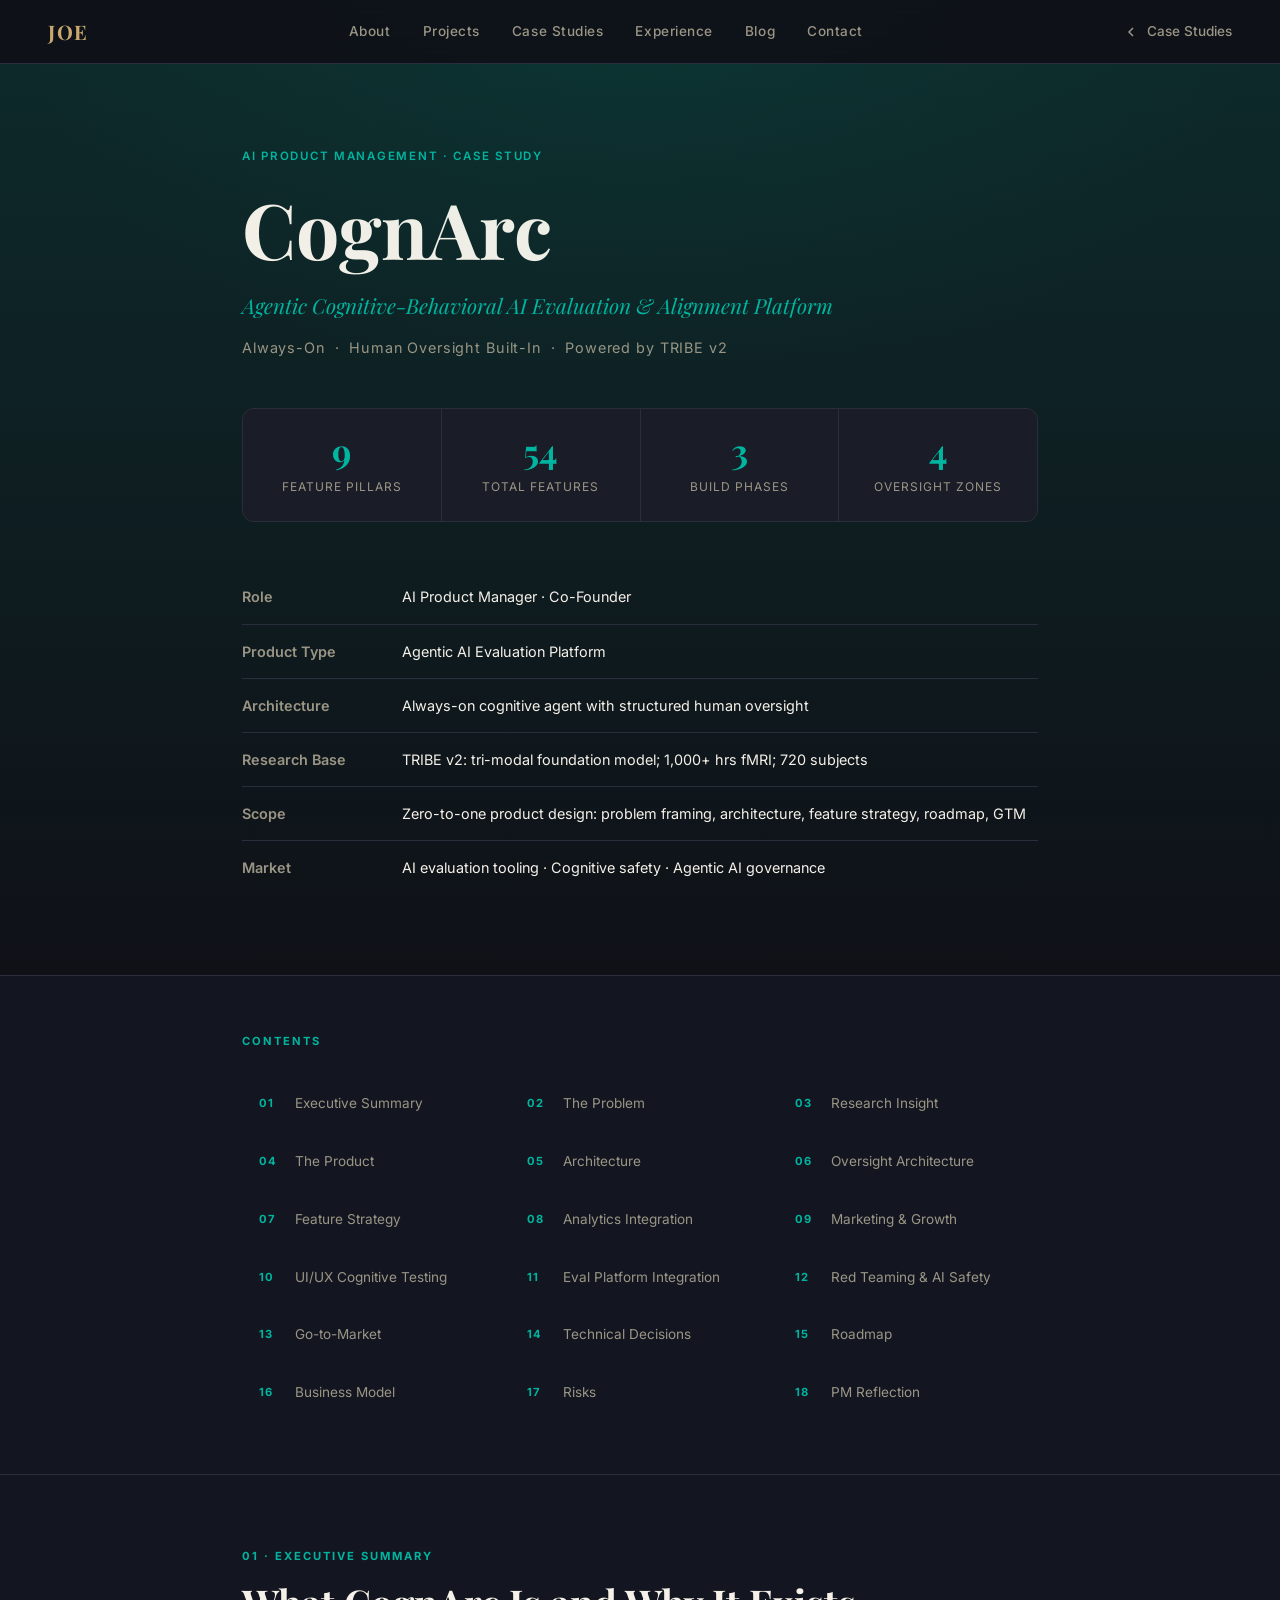
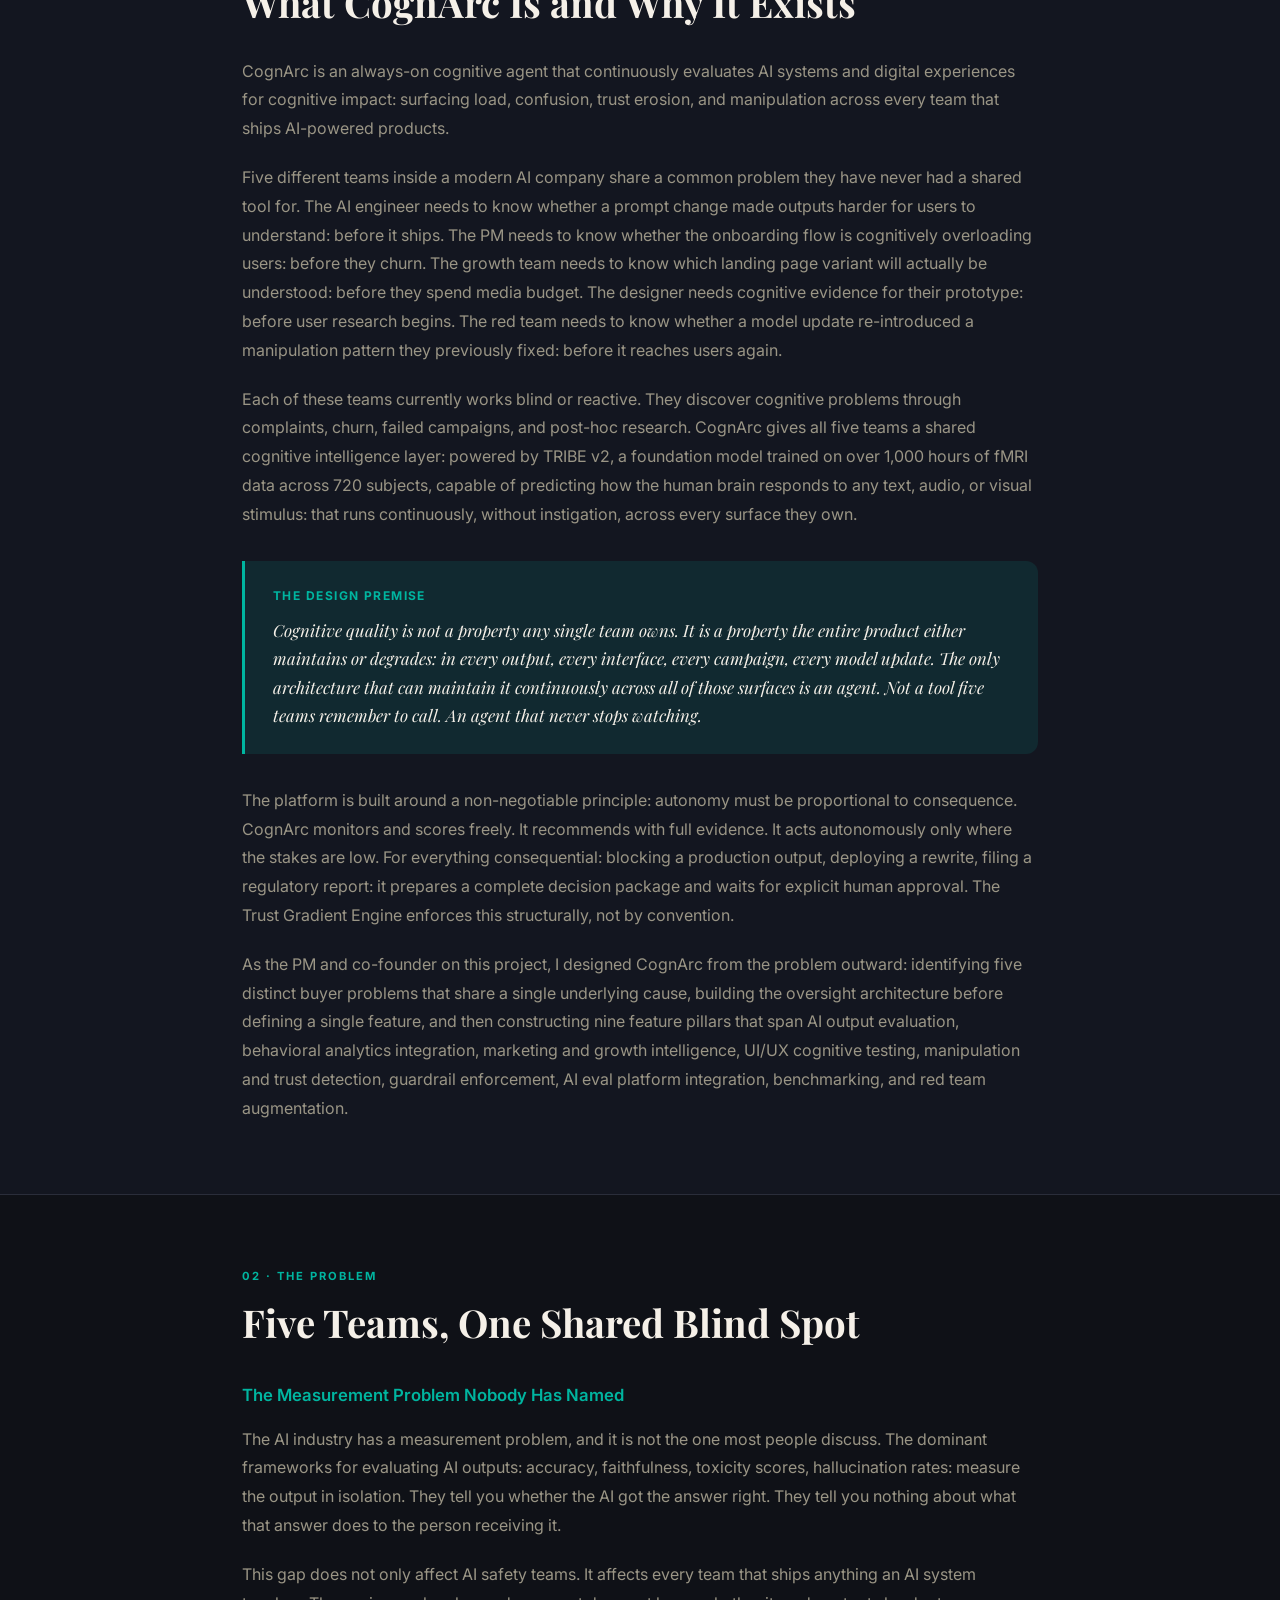
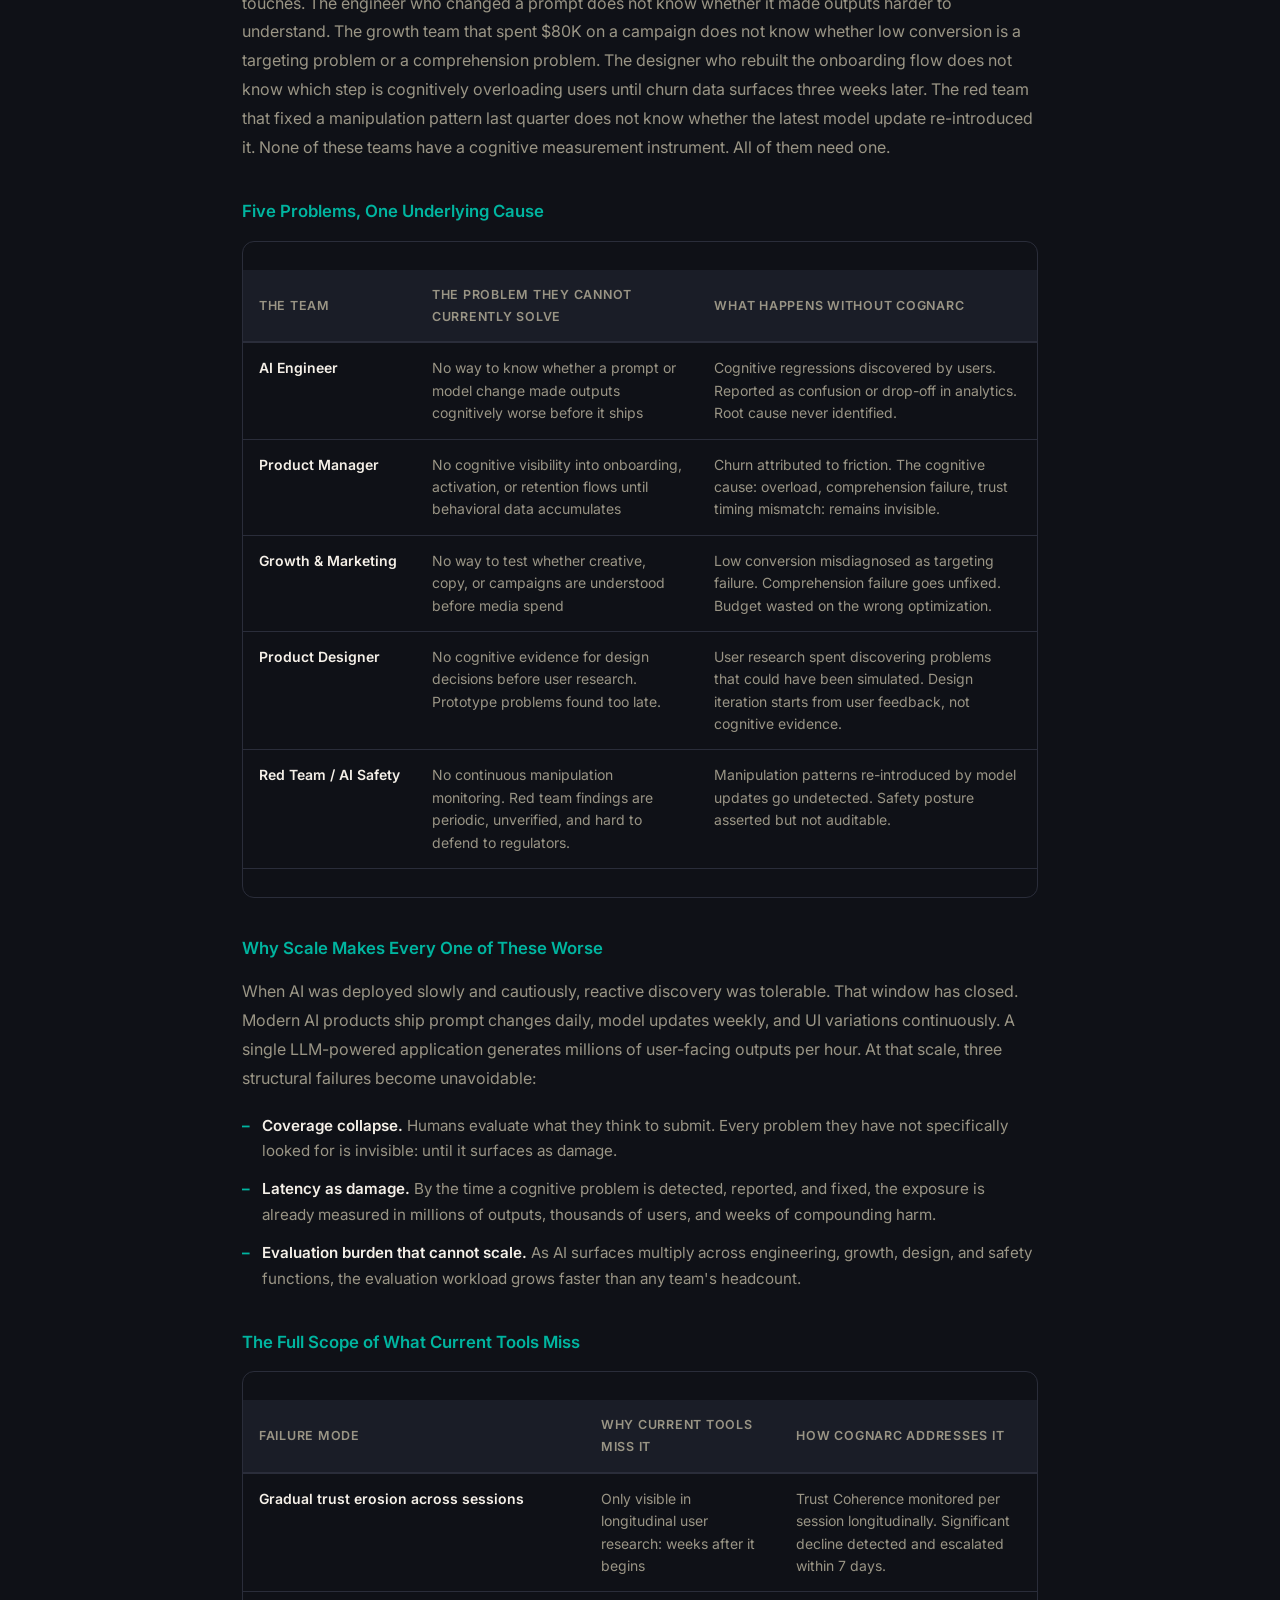
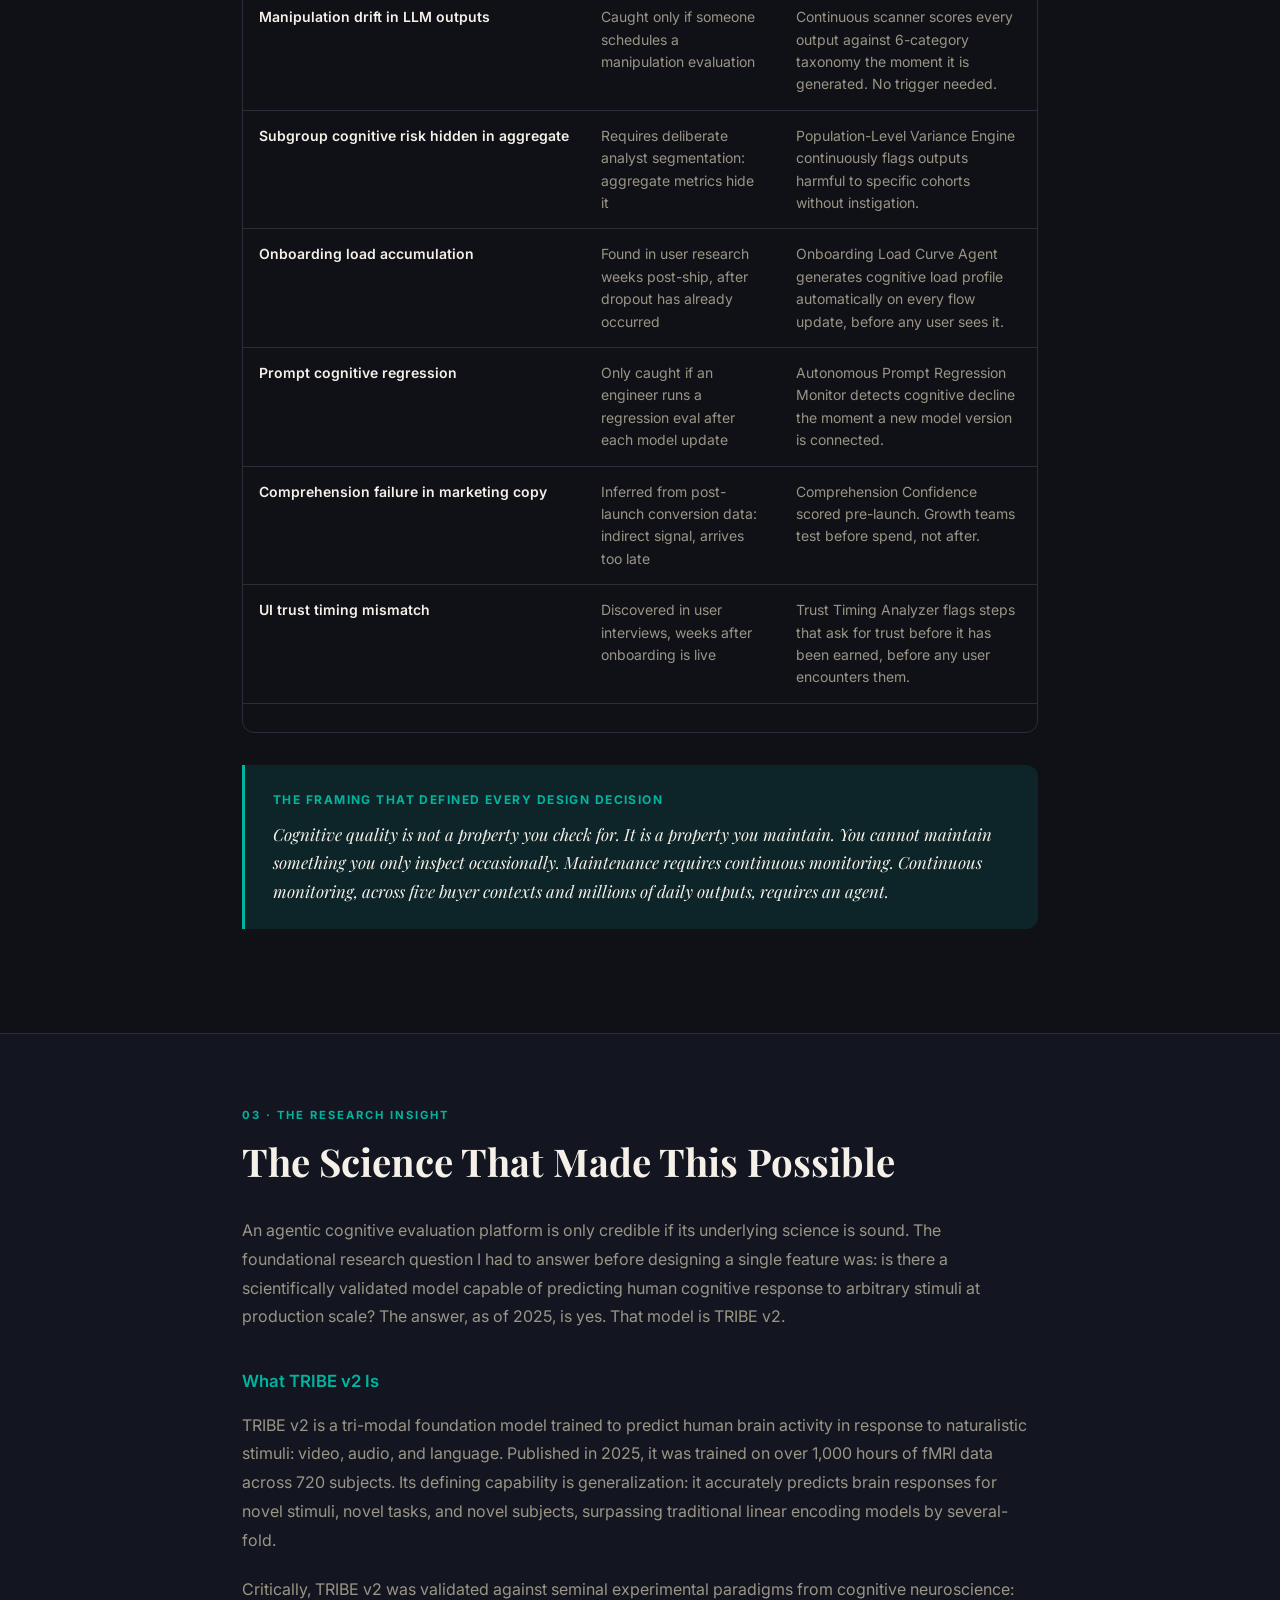
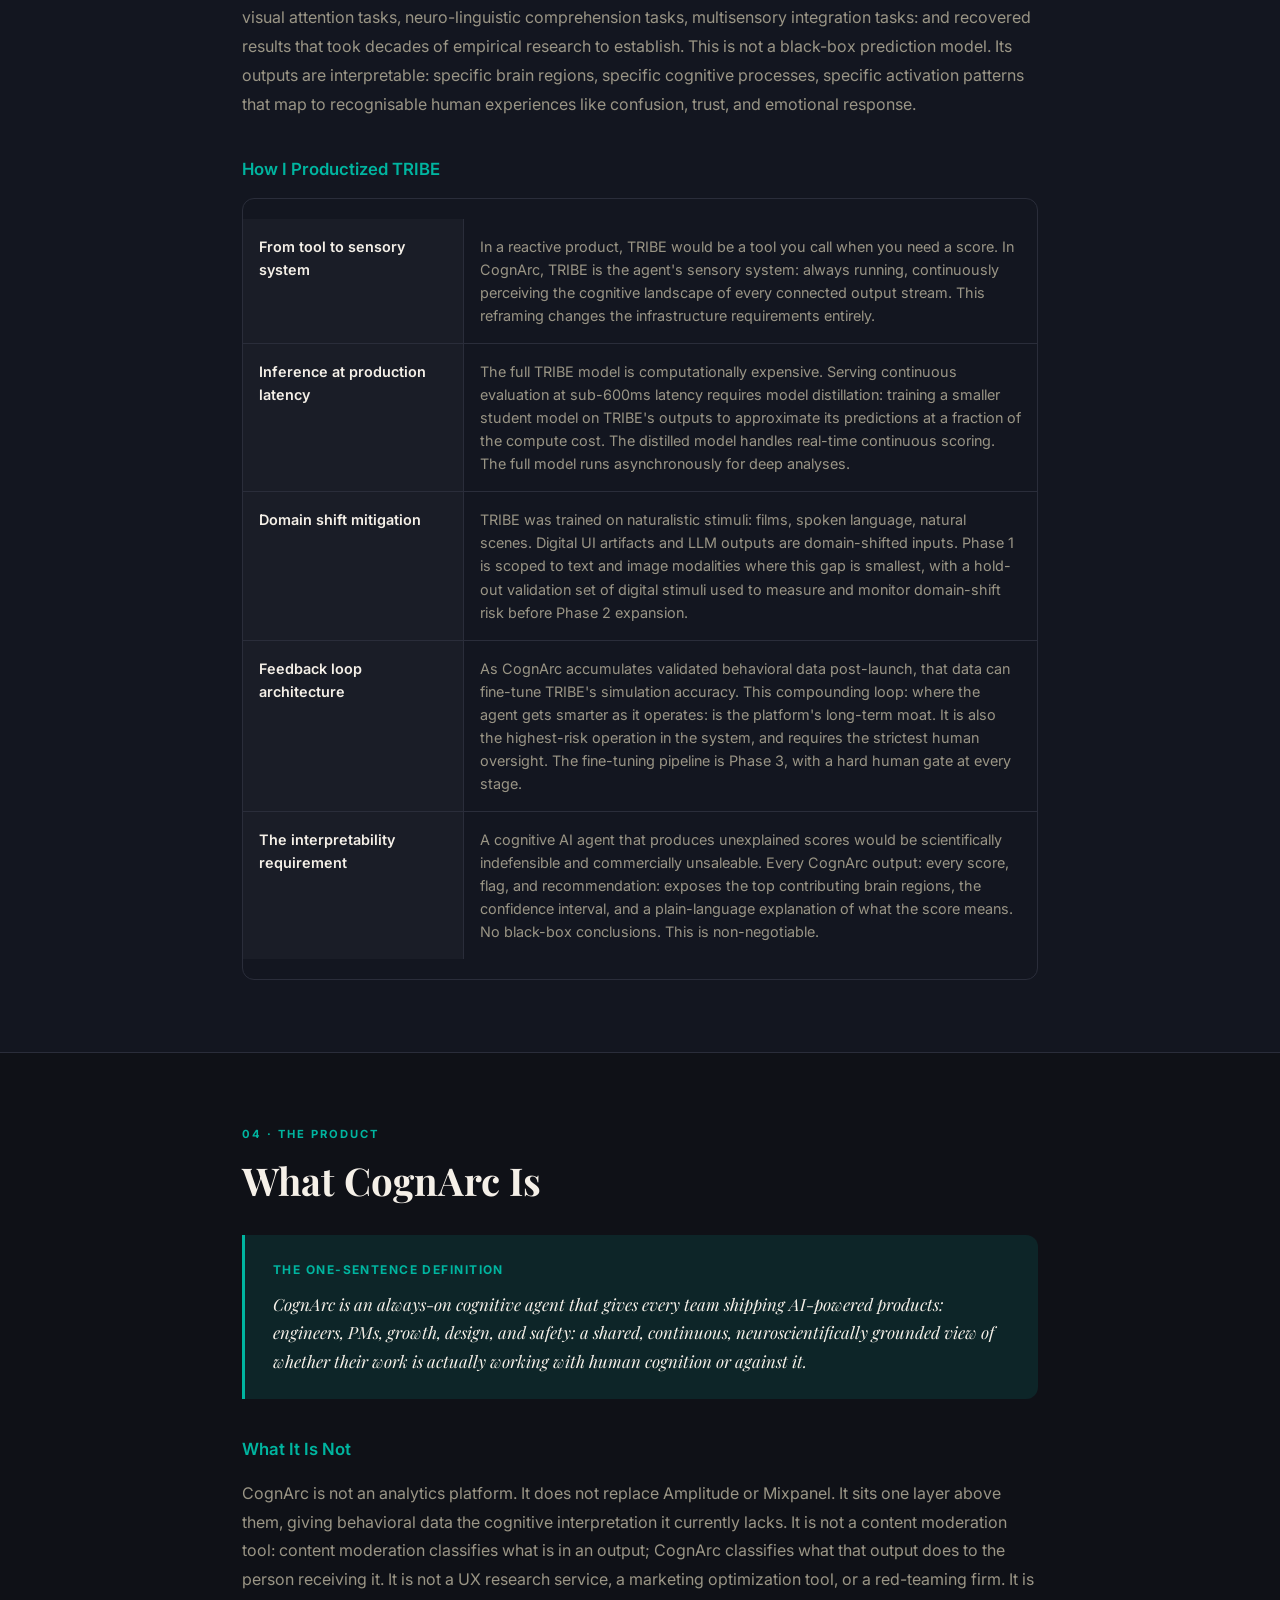
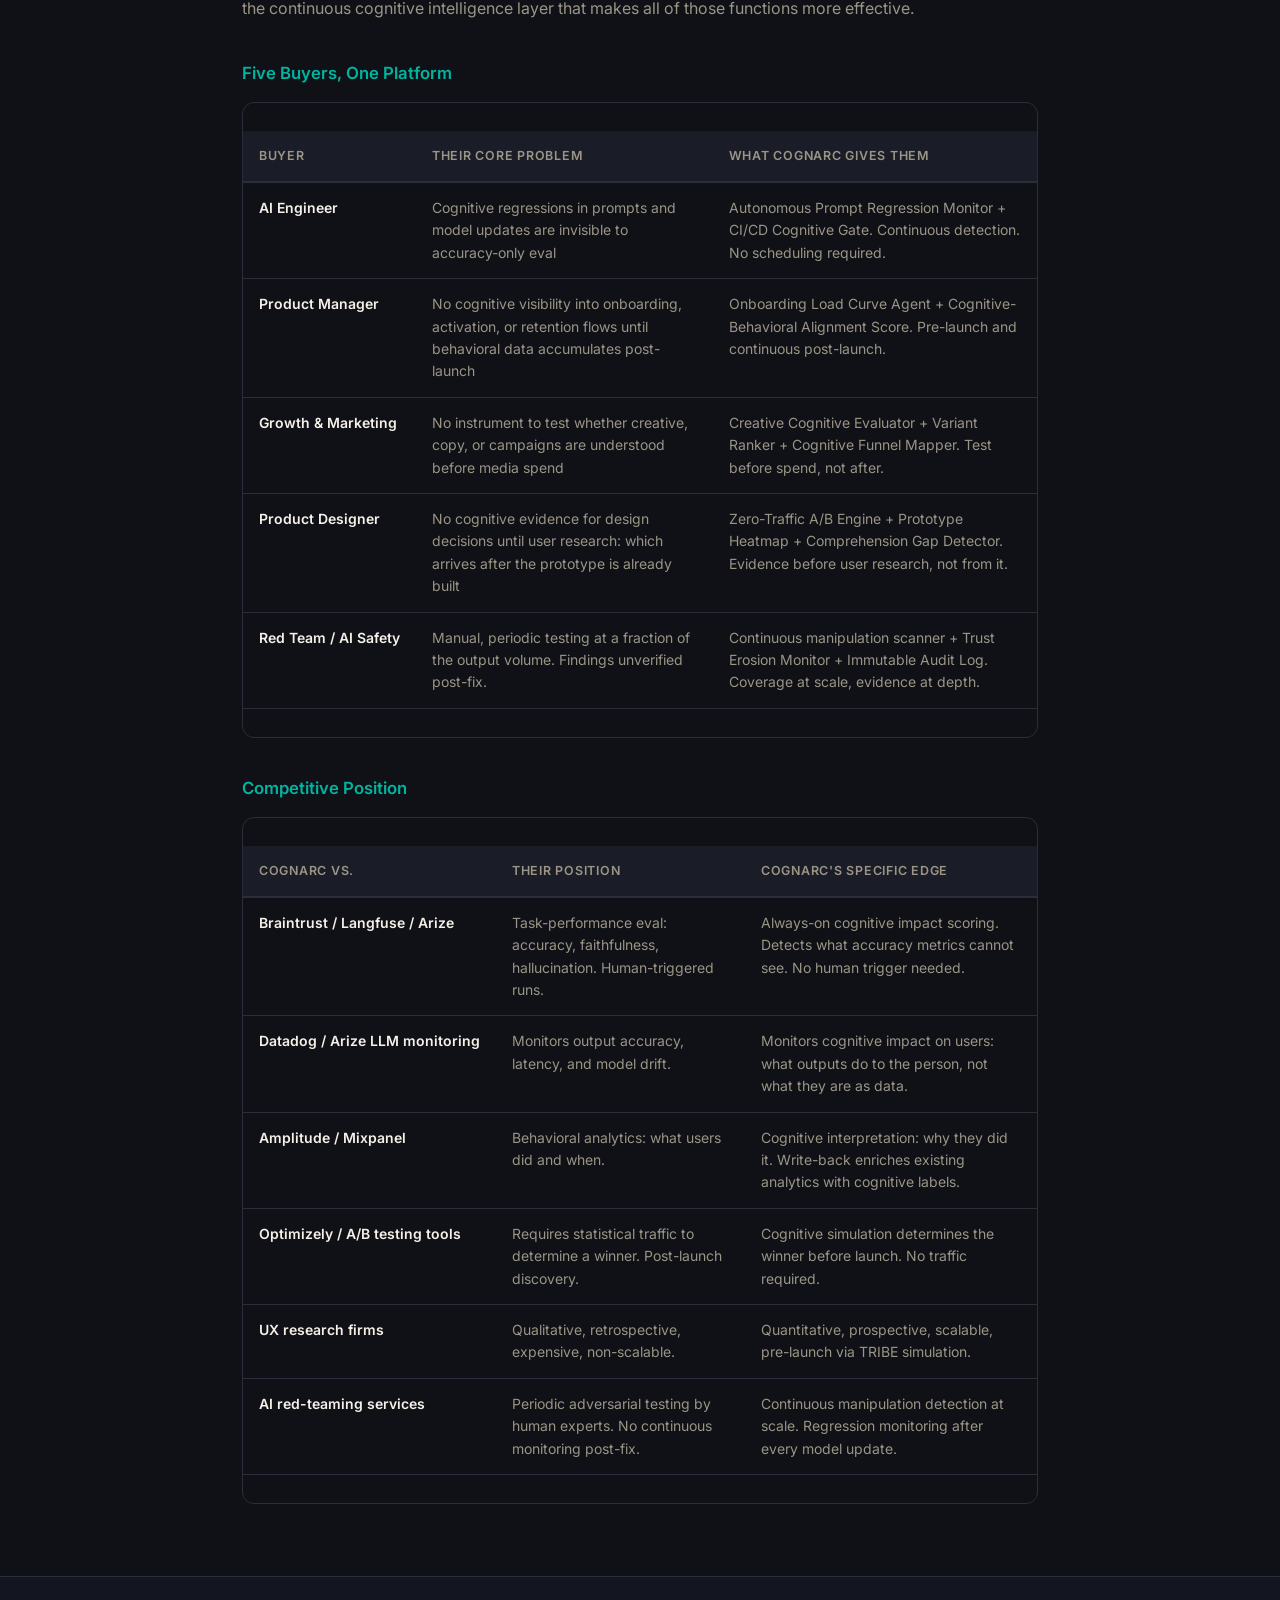
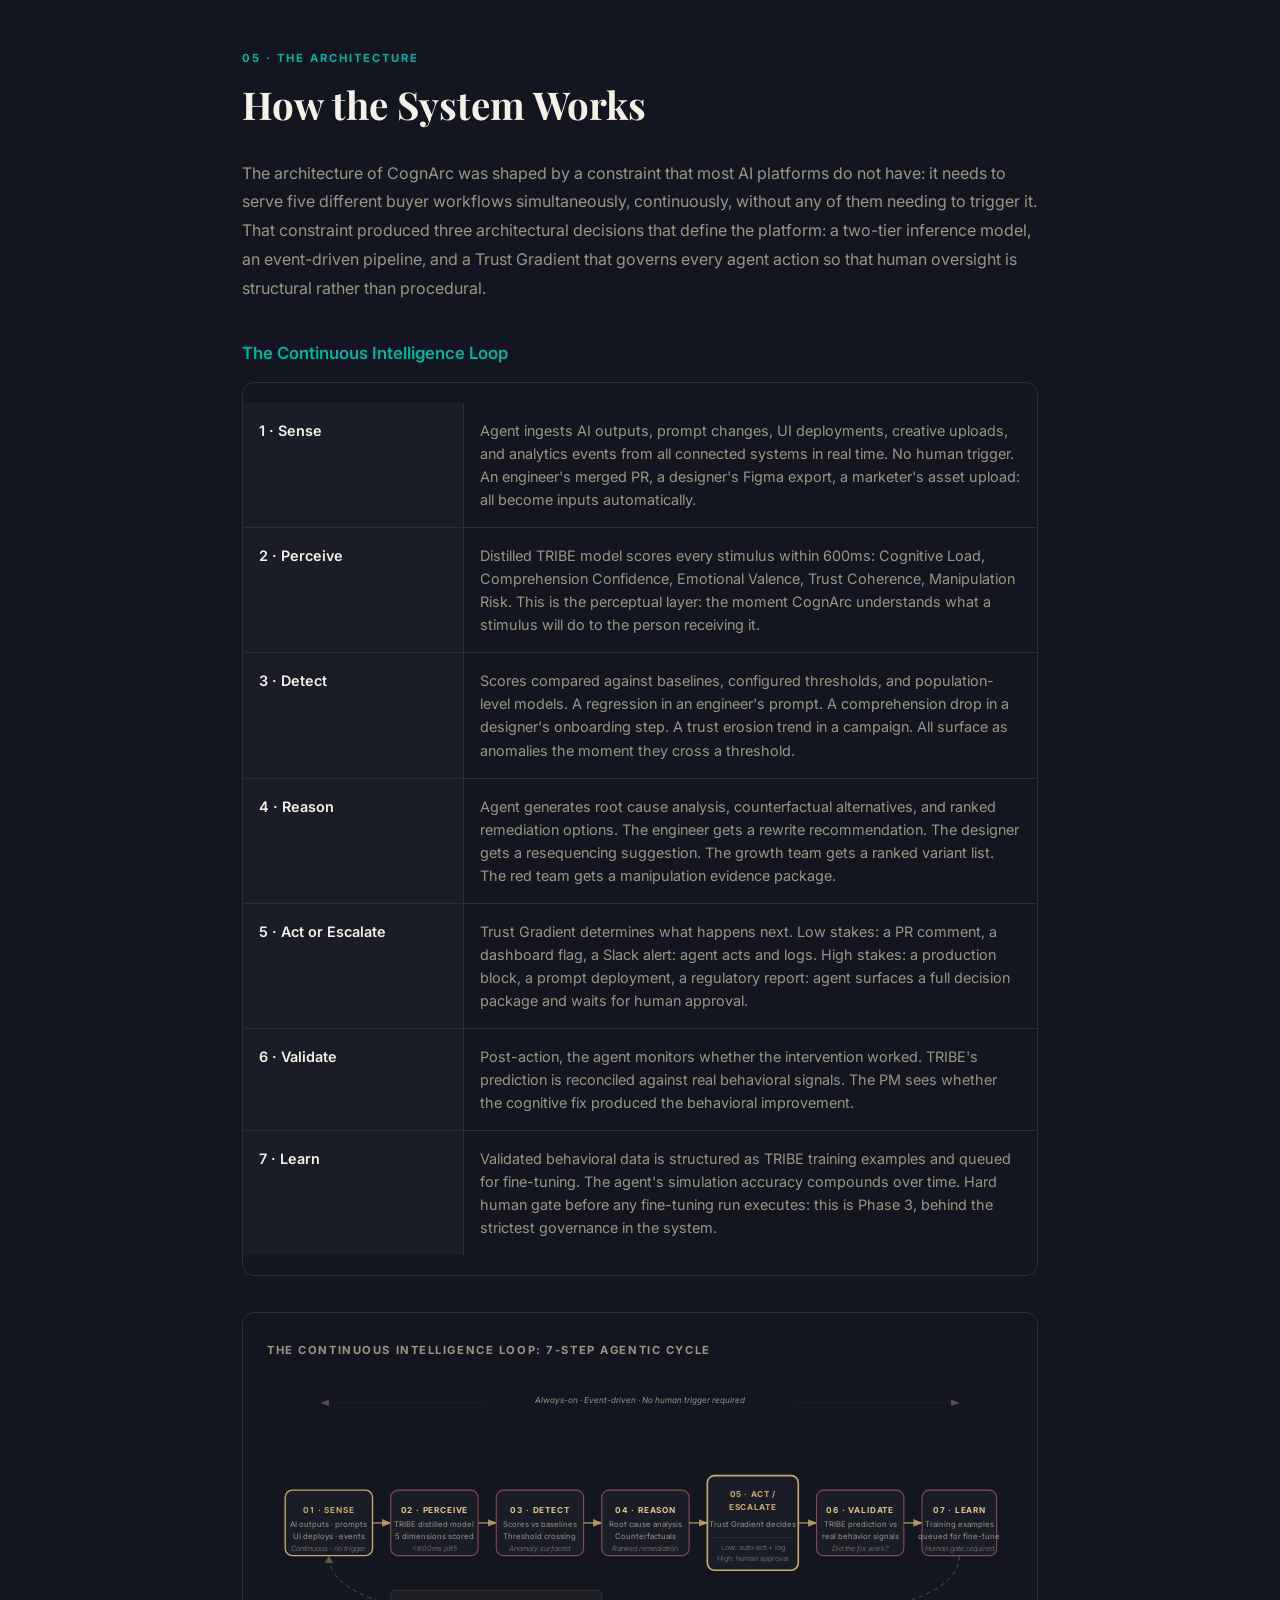
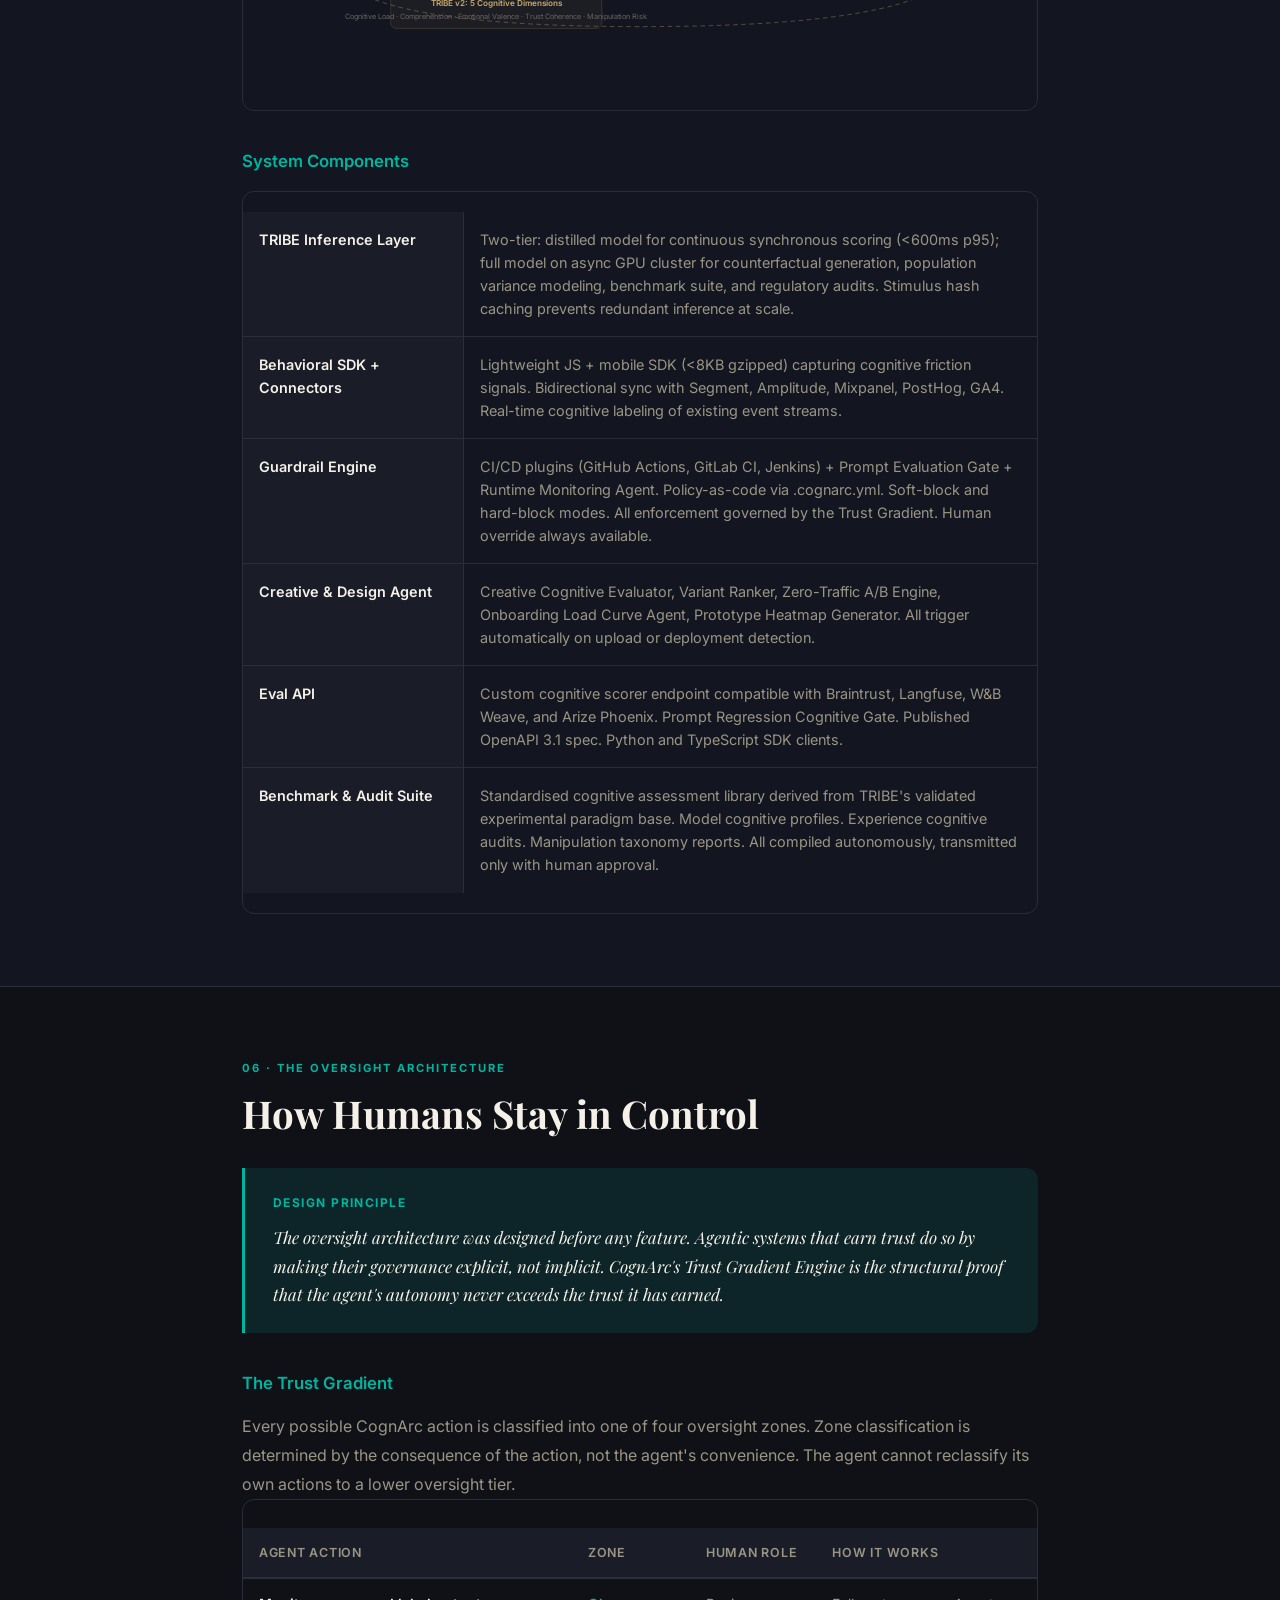
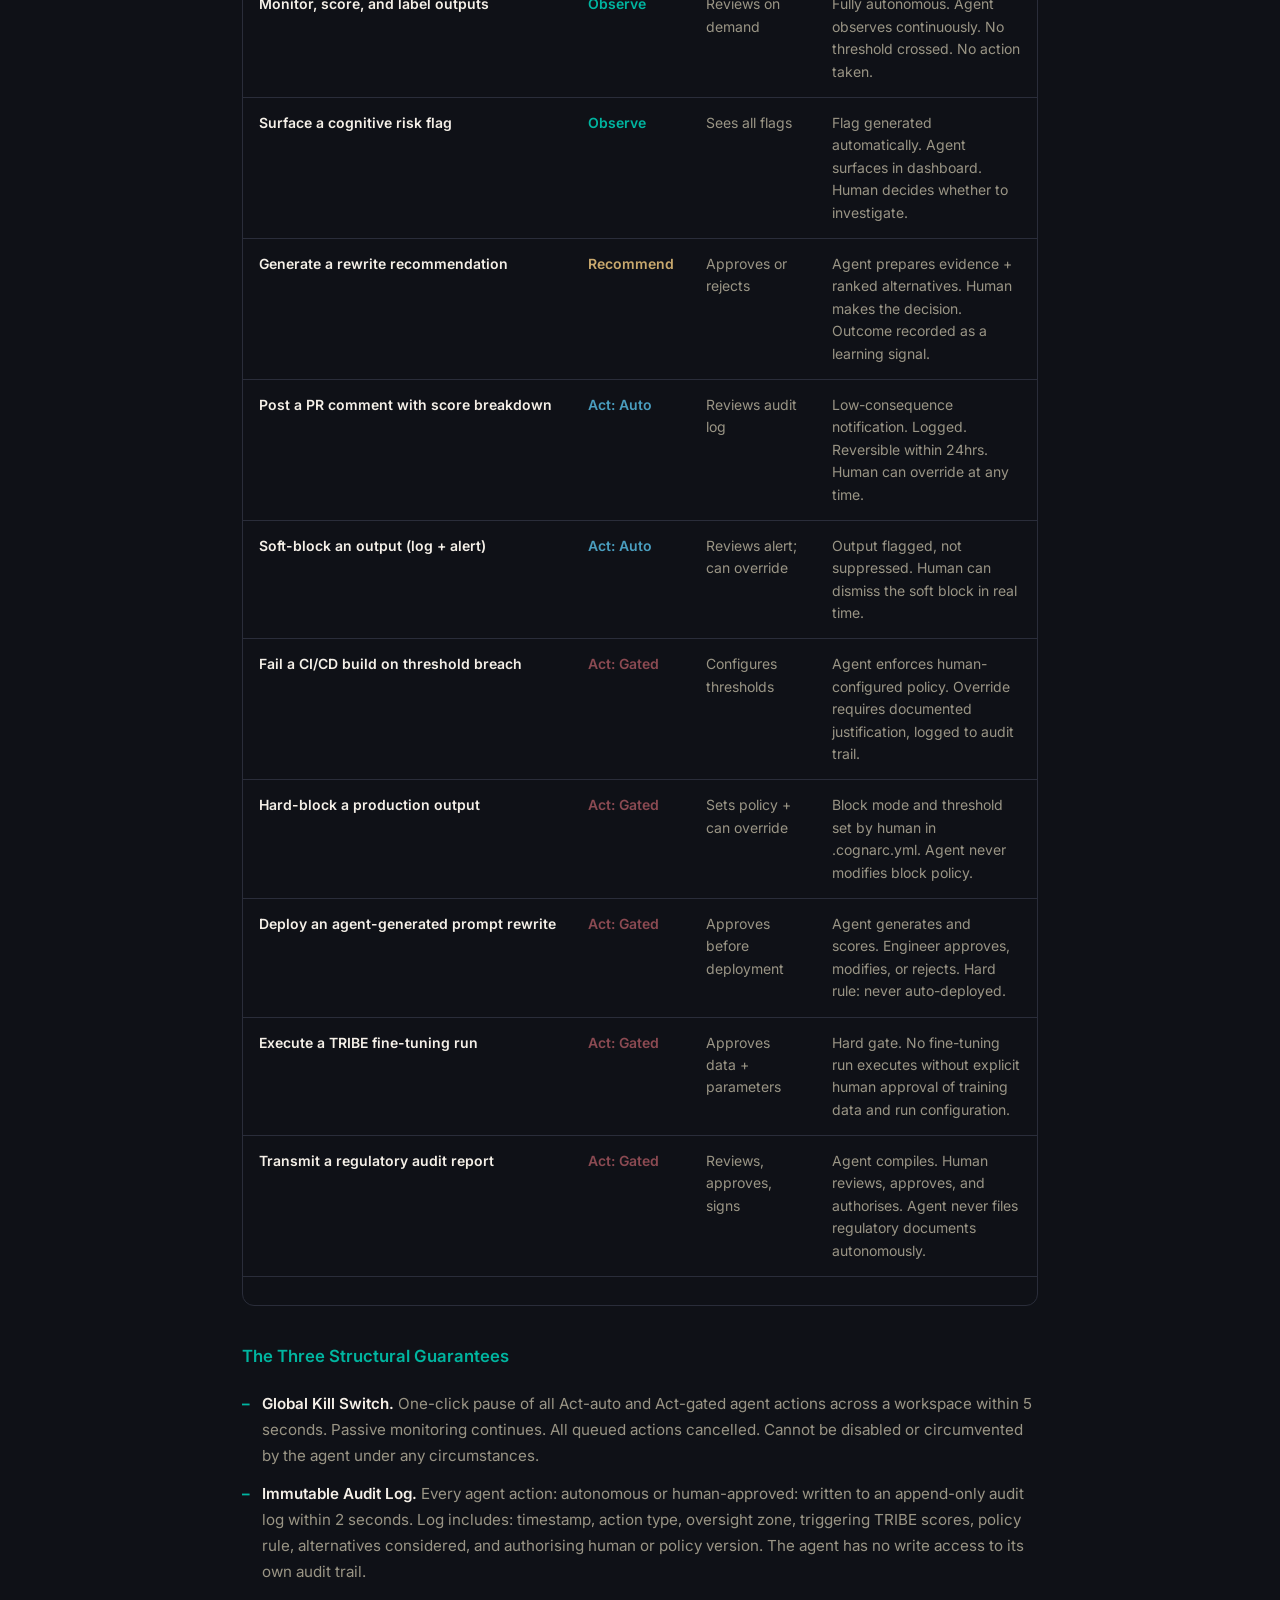
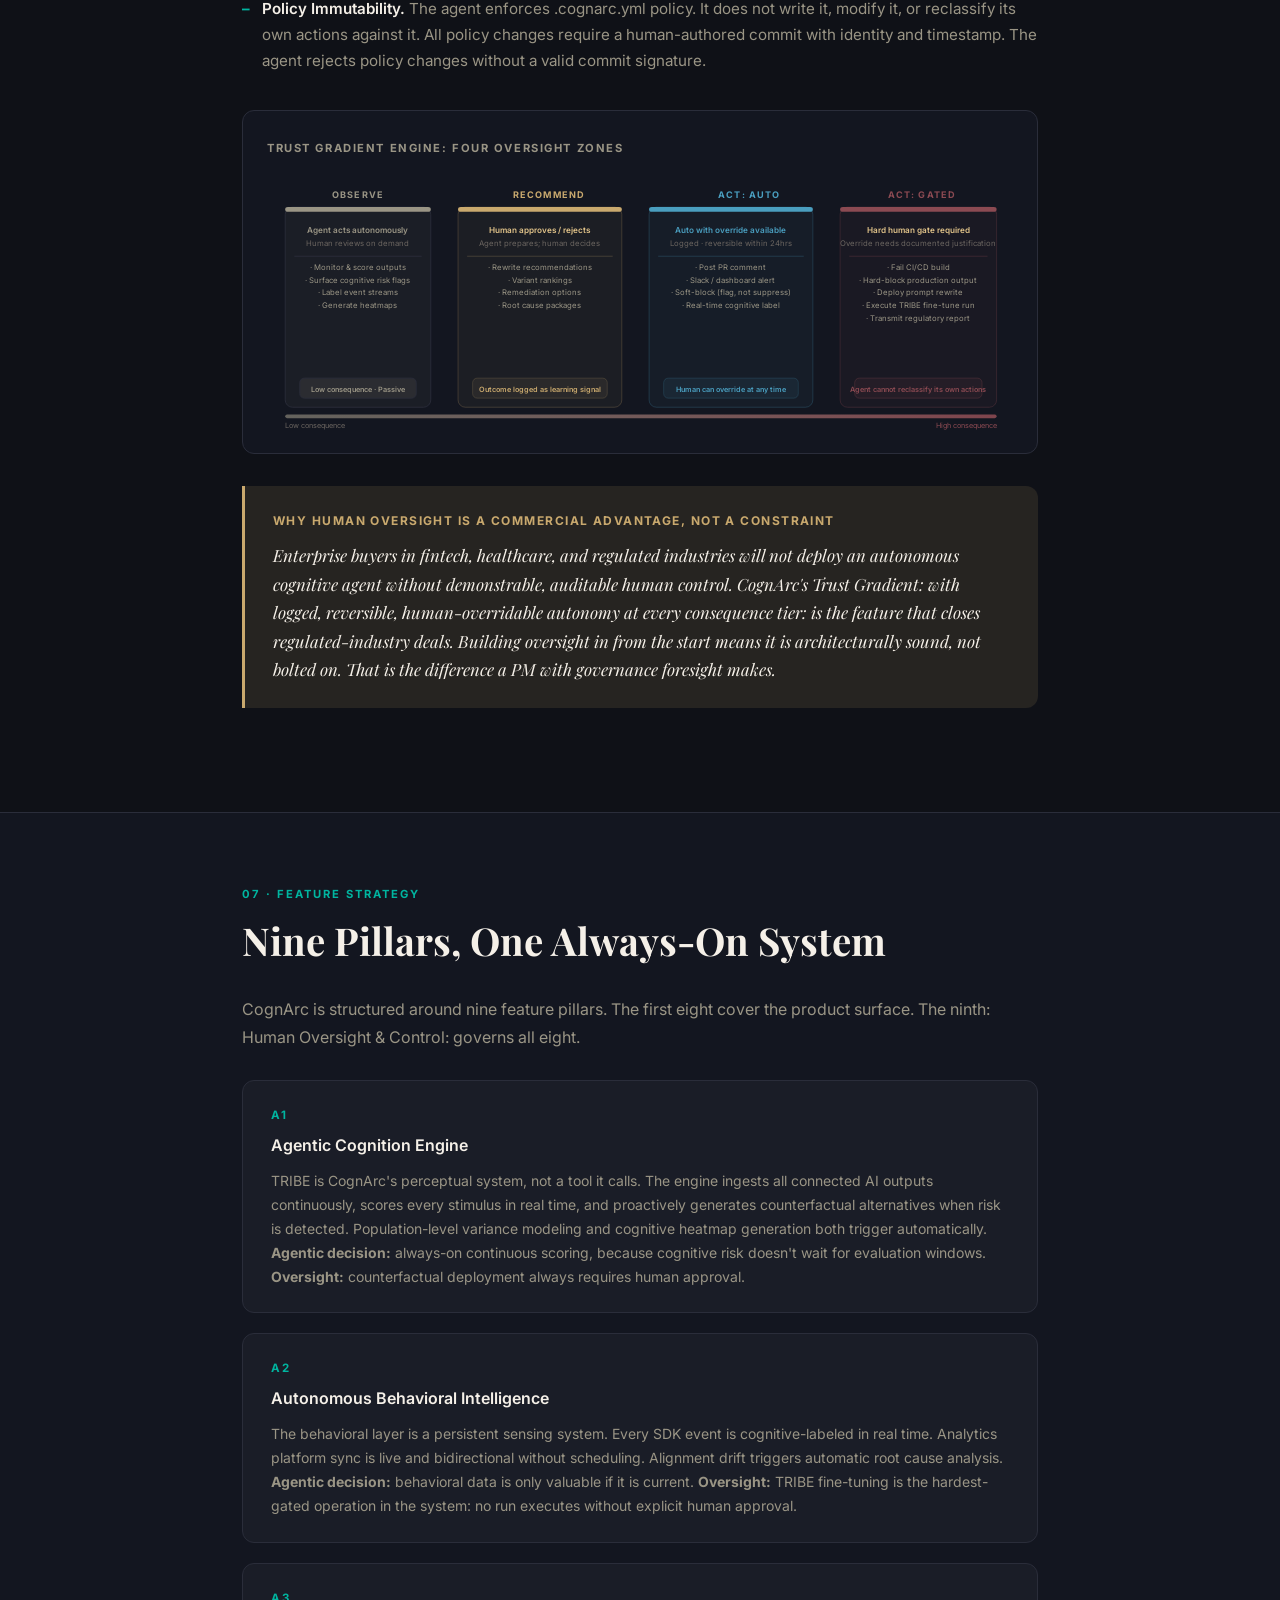
<file: case-studies/cognarc.html>
﻿<!DOCTYPE html>
<html lang="en">
<head>
  <meta charset="UTF-8" />
  <meta name="viewport" content="width=device-width, initial-scale=1.0" />
  <meta name="description" content="CognArc: Agentic Cognitive-Behavioral AI Evaluation & Alignment Platform. Full case study by Judith Oluchi Ekeleme." />
  <title>CognArc Case Study: Judith Oluchi Ekeleme</title>

  <link rel="icon" type="image/svg+xml" href="../favicon.svg" />
  <link rel="shortcut icon" href="../favicon.svg" />
  <link rel="preconnect" href="https://fonts.googleapis.com" />
  <link rel="preconnect" href="https://fonts.gstatic.com" crossorigin />
  <link href="https://fonts.googleapis.com/css2?family=Playfair+Display:ital,wght@0,400;0,600;0,700;1,400&family=Inter:wght@300;400;500;600&display=swap" rel="stylesheet" />

  <style>
    *, *::before, *::after { box-sizing: border-box; margin: 0; padding: 0; }

    :root {
      --bg:         #0F1117;
      --bg-alt:     #131620;
      --surface:    #1A1D27;
      --border:     #2A2D3A;
      --gold:       #C9A96E;
      --gold-light: #E2C48A;
      --gold-dim:   rgba(201,169,110,0.12);
      --accent:     #00B5A0;
      --accent-dim: rgba(0,181,160,0.12);
      --text:       #F5F0E8;
      --text-muted: #9A9585;
      --text-dim:   #6B6560;
      --font-serif: 'Playfair Display', Georgia, serif;
      --font-sans:  'Inter', system-ui, sans-serif;
      --radius:     12px;
      --transition: 0.3s cubic-bezier(0.4,0,0.2,1);
    }

    html { scroll-behavior: smooth; font-size: 16px; }

    body {
      background: var(--bg);
      color: var(--text);
      font-family: var(--font-sans);
      line-height: 1.75;
      overflow-x: hidden;
    }

    a { color: inherit; text-decoration: none; }
    ul { list-style: none; }
    img { display: block; max-width: 100%; }

    ::selection { background: var(--gold-dim); color: var(--gold-light); }

    ::-webkit-scrollbar { width: 6px; }
    ::-webkit-scrollbar-track { background: var(--bg); }
    ::-webkit-scrollbar-thumb { background: var(--border); border-radius: 3px; }
    ::-webkit-scrollbar-thumb:hover { background: var(--gold); }

    /* ── NAV ── */
    nav {
      position: fixed;
      top: 0; left: 0; right: 0;
      z-index: 100;
      display: flex;
      align-items: center;
      justify-content: space-between;
      padding: 0 48px;
      height: 64px;
      background: rgba(15,17,23,0.92);
      backdrop-filter: blur(12px);
      border-bottom: 1px solid var(--border);
    }
    .nav-logo {
      font-family: var(--font-serif);
      font-size: 1.25rem;
      font-weight: 700;
      color: var(--gold);
      letter-spacing: 0.08em;
    }
    .nav-links { display: flex; gap: 32px; align-items: center; }
    .nav-links a {
      font-size: 0.85rem;
      font-weight: 500;
      color: var(--text-muted);
      letter-spacing: 0.04em;
      transition: color var(--transition);
    }
    .nav-links a:hover { color: var(--gold); }
    .nav-back {
      display: flex;
      align-items: center;
      gap: 8px;
      font-size: 0.85rem;
      font-weight: 500;
      color: var(--text-muted);
      transition: color var(--transition);
    }
    .nav-back:hover { color: var(--gold); }
    .nav-back svg { width: 16px; height: 16px; }

    /* ── HERO BANNER ── */
    .cs-hero {
      padding: 140px 0 80px;
      background: linear-gradient(180deg, #0D2B2B 0%, var(--bg) 100%);
      border-bottom: 1px solid var(--border);
      position: relative;
      overflow: hidden;
    }
    .cs-hero::before {
      content: '';
      position: absolute;
      inset: 0;
      background: radial-gradient(ellipse 70% 60% at 50% 0%, rgba(0,181,160,0.08) 0%, transparent 70%);
      pointer-events: none;
    }
    .container {
      max-width: 860px;
      margin: 0 auto;
      padding: 0 32px;
    }
    .container-wide {
      max-width: 1080px;
      margin: 0 auto;
      padding: 0 32px;
    }

    .cs-label {
      display: inline-block;
      font-size: 0.72rem;
      font-weight: 600;
      letter-spacing: 0.15em;
      text-transform: uppercase;
      color: var(--accent);
      margin-bottom: 20px;
    }
    .cs-title {
      font-family: var(--font-serif);
      font-size: clamp(2.8rem, 6vw, 5rem);
      font-weight: 700;
      line-height: 1.1;
      color: var(--text);
      margin-bottom: 16px;
    }
    .cs-subtitle {
      font-family: var(--font-serif);
      font-size: clamp(1rem, 2vw, 1.3rem);
      font-style: italic;
      color: var(--accent);
      margin-bottom: 12px;
    }
    .cs-tagline {
      font-size: 0.9rem;
      color: var(--text-muted);
      letter-spacing: 0.06em;
      margin-bottom: 48px;
    }

    /* stats bar */
    .stats-bar {
      display: grid;
      grid-template-columns: repeat(4, 1fr);
      gap: 1px;
      background: var(--border);
      border: 1px solid var(--border);
      border-radius: var(--radius);
      overflow: hidden;
      margin-bottom: 48px;
    }
    .stat-cell {
      background: var(--surface);
      padding: 24px 20px;
      text-align: center;
    }
    .stat-value {
      font-family: var(--font-serif);
      font-size: 2.2rem;
      font-weight: 700;
      color: var(--accent);
      line-height: 1;
      margin-bottom: 8px;
    }
    .stat-label {
      font-size: 0.75rem;
      color: var(--text-muted);
      letter-spacing: 0.08em;
      text-transform: uppercase;
    }

    /* meta table */
    .meta-table {
      width: 100%;
      border-collapse: collapse;
      font-size: 0.9rem;
    }
    .meta-table tr { border-bottom: 1px solid var(--border); }
    .meta-table tr:last-child { border-bottom: none; }
    .meta-table td { padding: 14px 0; vertical-align: top; }
    .meta-table td:first-child {
      font-weight: 600;
      color: var(--text-muted);
      width: 160px;
      padding-right: 24px;
    }
    .meta-table td:last-child { color: var(--text); }

    /* ── TOC ── */
    .toc-section {
      padding: 56px 0;
      border-bottom: 1px solid var(--border);
      background: var(--bg-alt);
    }
    .toc-grid {
      display: grid;
      grid-template-columns: repeat(auto-fill, minmax(220px, 1fr));
      gap: 8px;
      margin-top: 28px;
    }
    .toc-item {
      display: flex;
      align-items: center;
      gap: 12px;
      padding: 12px 16px;
      border-radius: 8px;
      font-size: 0.85rem;
      color: var(--text-muted);
      border: 1px solid transparent;
      transition: all var(--transition);
    }
    .toc-item:hover {
      background: var(--gold-dim);
      border-color: rgba(201,169,110,0.2);
      color: var(--gold);
    }
    .toc-num {
      font-size: 0.7rem;
      font-weight: 700;
      color: var(--accent);
      letter-spacing: 0.1em;
      min-width: 24px;
    }

    /* ── CONTENT SECTIONS ── */
    .cs-section {
      padding: 72px 0;
      border-bottom: 1px solid var(--border);
    }
    .cs-section:nth-child(even) { background: var(--bg-alt); }

    .section-label {
      font-size: 0.7rem;
      font-weight: 700;
      letter-spacing: 0.18em;
      text-transform: uppercase;
      color: var(--accent);
      margin-bottom: 12px;
    }
    .section-title {
      font-family: var(--font-serif);
      font-size: clamp(1.6rem, 3vw, 2.4rem);
      font-weight: 700;
      color: var(--text);
      margin-bottom: 32px;
      line-height: 1.2;
    }

    /* body text */
    .prose p {
      font-size: 1rem;
      color: var(--text-muted);
      margin-bottom: 20px;
      line-height: 1.8;
    }
    .prose p:last-child { margin-bottom: 0; }

    /* callout / blockquote */
    .callout {
      background: var(--accent-dim);
      border-left: 3px solid var(--accent);
      border-radius: 0 var(--radius) var(--radius) 0;
      padding: 24px 28px;
      margin: 32px 0;
    }
    .callout-label {
      font-size: 0.75rem;
      font-weight: 700;
      letter-spacing: 0.12em;
      text-transform: uppercase;
      color: var(--accent);
      margin-bottom: 10px;
    }
    .callout p {
      font-family: var(--font-serif);
      font-style: italic;
      font-size: 1.05rem;
      color: var(--text);
      line-height: 1.7;
      margin: 0;
    }

    .callout-gold {
      background: var(--gold-dim);
      border-left-color: var(--gold);
    }
    .callout-gold .callout-label { color: var(--gold); }

    /* sub-headings */
    .sub-heading {
      font-size: 1.05rem;
      font-weight: 600;
      color: var(--accent);
      margin: 36px 0 14px;
    }

    /* data table */
    .data-table {
      width: 100%;
      border-collapse: collapse;
      font-size: 0.875rem;
      margin: 28px 0;
    }
    .data-table thead tr {
      background: var(--surface);
    }
    .data-table thead th {
      padding: 14px 16px;
      text-align: left;
      font-weight: 600;
      color: var(--text-muted);
      font-size: 0.78rem;
      letter-spacing: 0.06em;
      text-transform: uppercase;
      border-bottom: 2px solid var(--border);
    }
    .data-table tbody tr {
      border-bottom: 1px solid var(--border);
      transition: background var(--transition);
    }
    .data-table tbody tr:hover { background: rgba(201,169,110,0.04); }
    .data-table td {
      padding: 14px 16px;
      vertical-align: top;
      color: var(--text-muted);
      line-height: 1.6;
    }
    .data-table td:first-child {
      font-weight: 600;
      color: var(--text);
      white-space: nowrap;
    }
    .table-wrapper {
      overflow-x: auto;
      border: 1px solid var(--border);
      border-radius: var(--radius);
    }

    /* key-value pair list */
    .kv-table {
      width: 100%;
      border-collapse: collapse;
      font-size: 0.9rem;
      margin: 20px 0;
    }
    .kv-table tr { border-bottom: 1px solid var(--border); }
    .kv-table tr:last-child { border-bottom: none; }
    .kv-table td { padding: 16px; vertical-align: top; line-height: 1.6; }
    .kv-table td:first-child {
      font-weight: 600;
      color: var(--text);
      width: 220px;
      background: var(--surface);
      border-right: 1px solid var(--border);
    }
    .kv-table td:last-child { color: var(--text-muted); }
    .kv-wrap {
      border: 1px solid var(--border);
      border-radius: var(--radius);
      overflow: hidden;
    }

    /* bullet list */
    .bullet-list {
      list-style: none;
      margin: 20px 0;
    }
    .bullet-list li {
      position: relative;
      padding-left: 20px;
      color: var(--text-muted);
      font-size: 0.95rem;
      margin-bottom: 12px;
      line-height: 1.7;
    }
    .bullet-list li::before {
      content: '–';
      position: absolute;
      left: 0;
      color: var(--accent);
      font-weight: 700;
    }
    .bullet-list li strong { color: var(--text); font-weight: 600; }

    /* pillar cards */
    .pillars-grid {
      display: grid;
      grid-template-columns: 1fr;
      gap: 20px;
      margin-top: 28px;
    }
    .pillar-card {
      background: var(--surface);
      border: 1px solid var(--border);
      border-radius: var(--radius);
      padding: 24px 28px;
      transition: border-color var(--transition);
    }
    .pillar-card:hover { border-color: rgba(0,181,160,0.3); }
    .pillar-id {
      font-size: 0.72rem;
      font-weight: 700;
      letter-spacing: 0.14em;
      color: var(--accent);
      text-transform: uppercase;
      margin-bottom: 6px;
    }
    .pillar-title {
      font-weight: 600;
      color: var(--text);
      font-size: 1rem;
      margin-bottom: 10px;
    }
    .pillar-body {
      font-size: 0.875rem;
      color: var(--text-muted);
      line-height: 1.7;
    }

    /* pricing tiers */
    .pricing-grid {
      display: grid;
      grid-template-columns: repeat(auto-fill, minmax(220px, 1fr));
      gap: 16px;
      margin-top: 28px;
    }
    .pricing-card {
      background: var(--surface);
      border: 1px solid var(--border);
      border-radius: var(--radius);
      padding: 24px;
    }
    .pricing-tier {
      font-weight: 700;
      color: var(--text);
      margin-bottom: 4px;
    }
    .pricing-price {
      font-family: var(--font-serif);
      font-size: 1.5rem;
      color: var(--accent);
      margin-bottom: 14px;
    }
    .pricing-desc {
      font-size: 0.82rem;
      color: var(--text-muted);
      line-height: 1.6;
    }

    /* unit economics */
    .economics-grid {
      display: grid;
      grid-template-columns: repeat(4, 1fr);
      gap: 1px;
      background: var(--border);
      border: 1px solid var(--border);
      border-radius: var(--radius);
      overflow: hidden;
      margin: 28px 0;
    }
    .econ-cell {
      background: var(--surface);
      padding: 28px 20px;
      text-align: center;
    }
    .econ-value {
      font-family: var(--font-serif);
      font-size: 2rem;
      font-weight: 700;
      color: var(--accent);
      margin-bottom: 8px;
    }
    .econ-label {
      font-size: 0.72rem;
      color: var(--text-muted);
      letter-spacing: 0.08em;
      text-transform: uppercase;
    }

    /* phase cards */
    .phase-card {
      background: var(--surface);
      border: 1px solid var(--border);
      border-radius: var(--radius);
      padding: 32px;
      margin-bottom: 24px;
    }
    .phase-header {
      font-family: var(--font-serif);
      font-size: 1.2rem;
      font-weight: 700;
      color: var(--accent);
      margin-bottom: 20px;
      padding-bottom: 16px;
      border-bottom: 1px solid var(--border);
    }

    /* reflection bullets */
    .reflection-list {
      margin-top: 28px;
    }
    .reflection-item {
      padding: 24px 28px;
      border-left: 3px solid var(--gold);
      background: var(--gold-dim);
      border-radius: 0 var(--radius) var(--radius) 0;
      margin-bottom: 20px;
    }
    .reflection-item h4 {
      font-weight: 600;
      color: var(--gold);
      margin-bottom: 10px;
    }
    .reflection-item p {
      font-size: 0.9rem;
      color: var(--text-muted);
      line-height: 1.75;
    }

    /* competency tags */
    .competency-block {
      background: var(--surface);
      border: 1px solid var(--border);
      border-radius: var(--radius);
      padding: 24px 28px;
      margin-bottom: 16px;
    }
    .competency-block h4 {
      font-weight: 600;
      color: var(--accent);
      margin-bottom: 8px;
      font-size: 0.9rem;
      letter-spacing: 0.06em;
    }
    .competency-block p {
      font-size: 0.875rem;
      color: var(--text-muted);
      line-height: 1.7;
    }

    /* ── DIAGRAMS ── */
    .diagram-wrap { border: 1px solid var(--border); border-radius: var(--radius); background: var(--bg-alt); padding: 28px 24px 20px; overflow-x: auto; margin-top: 36px; }
    .diagram-label { font-size: 0.7rem; font-weight: 700; letter-spacing: 0.14em; text-transform: uppercase; color: var(--text-muted); margin-bottom: 20px; }

    /* ── FOOTER ── */
    footer {
      padding: 48px 32px;
      border-top: 1px solid var(--border);
      text-align: center;
    }
    .footer-back {
      display: inline-flex;
      align-items: center;
      gap: 10px;
      font-size: 0.875rem;
      color: var(--text-muted);
      border: 1px solid var(--border);
      padding: 12px 24px;
      border-radius: 100px;
      transition: all var(--transition);
      margin-bottom: 32px;
    }
    .footer-back:hover {
      border-color: var(--gold);
      color: var(--gold);
    }
    .footer-copy {
      font-size: 0.8rem;
      color: var(--text-dim);
    }

    /* ── RESPONSIVE ── */
    @media (max-width: 768px) {
      nav { padding: 0 24px; }
      .nav-links { display: none; }
      .cs-hero { padding: 100px 0 60px; }
      .stats-bar { grid-template-columns: repeat(2, 1fr); }
      .economics-grid { grid-template-columns: repeat(2, 1fr); }
      .meta-table td:first-child { width: 120px; font-size: 0.82rem; }
      .data-table { font-size: 0.8rem; }
      .kv-table td:first-child { width: 140px; }
      .pricing-grid { grid-template-columns: 1fr; }
      .toc-grid { grid-template-columns: 1fr; }
    }

    @media (max-width: 480px) {
      .stats-bar { grid-template-columns: 1fr 1fr; }
      .economics-grid { grid-template-columns: 1fr 1fr; }
      .cs-title { font-size: 2.2rem; }
    }
  </style>
</head>
<body>

  <!-- NAV -->
  <nav>
    <a href="../index.html" class="nav-logo">JOE</a>
    <div class="nav-links">
      <a href="../index.html#about">About</a>
      <a href="../index.html#projects">Projects</a>
      <a href="../case-studies.html">Case Studies</a>
      <a href="../index.html#experience">Experience</a>
      <a href="../blog.html">Blog</a>
      <a href="../index.html#contact">Contact</a>
    </div>
    <a href="../case-studies.html" class="nav-back">
      <svg viewBox="0 0 16 16" fill="none" stroke="currentColor" stroke-width="1.5"><path d="M10 12L6 8l4-4"/></svg>
      Case Studies
    </a>
  </nav>

  <!-- HERO -->
  <section class="cs-hero">
    <div class="container">
      <span class="cs-label">AI Product Management · Case Study</span>
      <h1 class="cs-title">CognArc</h1>
      <p class="cs-subtitle">Agentic Cognitive-Behavioral AI Evaluation &amp; Alignment Platform</p>
      <p class="cs-tagline">Always-On &nbsp;·&nbsp; Human Oversight Built-In &nbsp;·&nbsp; Powered by TRIBE v2</p>

      <div class="stats-bar">
        <div class="stat-cell"><div class="stat-value">9</div><div class="stat-label">Feature Pillars</div></div>
        <div class="stat-cell"><div class="stat-value">54</div><div class="stat-label">Total Features</div></div>
        <div class="stat-cell"><div class="stat-value">3</div><div class="stat-label">Build Phases</div></div>
        <div class="stat-cell"><div class="stat-value">4</div><div class="stat-label">Oversight Zones</div></div>
      </div>

      <table class="meta-table">
        <tr><td>Role</td><td>AI Product Manager · Co-Founder</td></tr>
        <tr><td>Product Type</td><td>Agentic AI Evaluation Platform</td></tr>
        <tr><td>Architecture</td><td>Always-on cognitive agent with structured human oversight</td></tr>
        <tr><td>Research Base</td><td>TRIBE v2: tri-modal foundation model; 1,000+ hrs fMRI; 720 subjects</td></tr>
        <tr><td>Scope</td><td>Zero-to-one product design: problem framing, architecture, feature strategy, roadmap, GTM</td></tr>
        <tr><td>Market</td><td>AI evaluation tooling · Cognitive safety · Agentic AI governance</td></tr>
      </table>
    </div>
  </section>

  <!-- TABLE OF CONTENTS -->
  <section class="toc-section">
    <div class="container">
      <p class="section-label">Contents</p>
      <div class="toc-grid">
        <a href="#exec-summary" class="toc-item"><span class="toc-num">01</span>Executive Summary</a>
        <a href="#the-problem" class="toc-item"><span class="toc-num">02</span>The Problem</a>
        <a href="#research" class="toc-item"><span class="toc-num">03</span>Research Insight</a>
        <a href="#the-product" class="toc-item"><span class="toc-num">04</span>The Product</a>
        <a href="#architecture" class="toc-item"><span class="toc-num">05</span>Architecture</a>
        <a href="#oversight" class="toc-item"><span class="toc-num">06</span>Oversight Architecture</a>
        <a href="#features" class="toc-item"><span class="toc-num">07</span>Feature Strategy</a>
        <a href="#analytics" class="toc-item"><span class="toc-num">08</span>Analytics Integration</a>
        <a href="#marketing" class="toc-item"><span class="toc-num">09</span>Marketing &amp; Growth</a>
        <a href="#ux-testing" class="toc-item"><span class="toc-num">10</span>UI/UX Cognitive Testing</a>
        <a href="#eval-platform" class="toc-item"><span class="toc-num">11</span>Eval Platform Integration</a>
        <a href="#red-team" class="toc-item"><span class="toc-num">12</span>Red Teaming &amp; AI Safety</a>
        <a href="#gtm" class="toc-item"><span class="toc-num">13</span>Go-to-Market</a>
        <a href="#technical" class="toc-item"><span class="toc-num">14</span>Technical Decisions</a>
        <a href="#roadmap" class="toc-item"><span class="toc-num">15</span>Roadmap</a>
        <a href="#business" class="toc-item"><span class="toc-num">16</span>Business Model</a>
        <a href="#risks" class="toc-item"><span class="toc-num">17</span>Risks</a>
        <a href="#reflection" class="toc-item"><span class="toc-num">18</span>PM Reflection</a>
      </div>
    </div>
  </section>

  <!-- 01 EXECUTIVE SUMMARY -->
  <section class="cs-section" id="exec-summary">
    <div class="container">
      <p class="section-label">01 · Executive Summary</p>
      <h2 class="section-title">What CognArc Is and Why It Exists</h2>
      <div class="prose">
        <p>CognArc is an always-on cognitive agent that continuously evaluates AI systems and digital experiences for cognitive impact: surfacing load, confusion, trust erosion, and manipulation across every team that ships AI-powered products.</p>
        <p>Five different teams inside a modern AI company share a common problem they have never had a shared tool for. The AI engineer needs to know whether a prompt change made outputs harder for users to understand: before it ships. The PM needs to know whether the onboarding flow is cognitively overloading users: before they churn. The growth team needs to know which landing page variant will actually be understood: before they spend media budget. The designer needs cognitive evidence for their prototype: before user research begins. The red team needs to know whether a model update re-introduced a manipulation pattern they previously fixed: before it reaches users again.</p>
        <p>Each of these teams currently works blind or reactive. They discover cognitive problems through complaints, churn, failed campaigns, and post-hoc research. CognArc gives all five teams a shared cognitive intelligence layer: powered by TRIBE v2, a foundation model trained on over 1,000 hours of fMRI data across 720 subjects, capable of predicting how the human brain responds to any text, audio, or visual stimulus: that runs continuously, without instigation, across every surface they own.</p>
      </div>

      <div class="callout">
        <div class="callout-label">The design premise</div>
        <p>Cognitive quality is not a property any single team owns. It is a property the entire product either maintains or degrades: in every output, every interface, every campaign, every model update. The only architecture that can maintain it continuously across all of those surfaces is an agent. Not a tool five teams remember to call. An agent that never stops watching.</p>
      </div>

      <div class="prose">
        <p>The platform is built around a non-negotiable principle: autonomy must be proportional to consequence. CognArc monitors and scores freely. It recommends with full evidence. It acts autonomously only where the stakes are low. For everything consequential: blocking a production output, deploying a rewrite, filing a regulatory report: it prepares a complete decision package and waits for explicit human approval. The Trust Gradient Engine enforces this structurally, not by convention.</p>
        <p>As the PM and co-founder on this project, I designed CognArc from the problem outward: identifying five distinct buyer problems that share a single underlying cause, building the oversight architecture before defining a single feature, and then constructing nine feature pillars that span AI output evaluation, behavioral analytics integration, marketing and growth intelligence, UI/UX cognitive testing, manipulation and trust detection, guardrail enforcement, AI eval platform integration, benchmarking, and red team augmentation.</p>
      </div>
    </div>
  </section>

  <!-- 02 THE PROBLEM -->
  <section class="cs-section" id="the-problem">
    <div class="container">
      <p class="section-label">02 · The Problem</p>
      <h2 class="section-title">Five Teams, One Shared Blind Spot</h2>

      <h3 class="sub-heading">The Measurement Problem Nobody Has Named</h3>
      <div class="prose">
        <p>The AI industry has a measurement problem, and it is not the one most people discuss. The dominant frameworks for evaluating AI outputs: accuracy, faithfulness, toxicity scores, hallucination rates: measure the output in isolation. They tell you whether the AI got the answer right. They tell you nothing about what that answer does to the person receiving it.</p>
        <p>This gap does not only affect AI safety teams. It affects every team that ships anything an AI system touches. The engineer who changed a prompt does not know whether it made outputs harder to understand. The growth team that spent $80K on a campaign does not know whether low conversion is a targeting problem or a comprehension problem. The designer who rebuilt the onboarding flow does not know which step is cognitively overloading users until churn data surfaces three weeks later. The red team that fixed a manipulation pattern last quarter does not know whether the latest model update re-introduced it. None of these teams have a cognitive measurement instrument. All of them need one.</p>
      </div>

      <h3 class="sub-heading">Five Problems, One Underlying Cause</h3>
      <div class="table-wrapper">
        <table class="data-table">
          <thead><tr><th>The Team</th><th>The Problem They Cannot Currently Solve</th><th>What Happens Without CognArc</th></tr></thead>
          <tbody>
            <tr><td>AI Engineer</td><td>No way to know whether a prompt or model change made outputs cognitively worse before it ships</td><td>Cognitive regressions discovered by users. Reported as confusion or drop-off in analytics. Root cause never identified.</td></tr>
            <tr><td>Product Manager</td><td>No cognitive visibility into onboarding, activation, or retention flows until behavioral data accumulates</td><td>Churn attributed to friction. The cognitive cause: overload, comprehension failure, trust timing mismatch: remains invisible.</td></tr>
            <tr><td>Growth &amp; Marketing</td><td>No way to test whether creative, copy, or campaigns are understood before media spend</td><td>Low conversion misdiagnosed as targeting failure. Comprehension failure goes unfixed. Budget wasted on the wrong optimization.</td></tr>
            <tr><td>Product Designer</td><td>No cognitive evidence for design decisions before user research. Prototype problems found too late.</td><td>User research spent discovering problems that could have been simulated. Design iteration starts from user feedback, not cognitive evidence.</td></tr>
            <tr><td>Red Team / AI Safety</td><td>No continuous manipulation monitoring. Red team findings are periodic, unverified, and hard to defend to regulators.</td><td>Manipulation patterns re-introduced by model updates go undetected. Safety posture asserted but not auditable.</td></tr>
          </tbody>
        </table>
      </div>

      <h3 class="sub-heading">Why Scale Makes Every One of These Worse</h3>
      <div class="prose">
        <p>When AI was deployed slowly and cautiously, reactive discovery was tolerable. That window has closed. Modern AI products ship prompt changes daily, model updates weekly, and UI variations continuously. A single LLM-powered application generates millions of user-facing outputs per hour. At that scale, three structural failures become unavoidable:</p>
      </div>
      <ul class="bullet-list">
        <li><strong>Coverage collapse.</strong> Humans evaluate what they think to submit. Every problem they have not specifically looked for is invisible: until it surfaces as damage.</li>
        <li><strong>Latency as damage.</strong> By the time a cognitive problem is detected, reported, and fixed, the exposure is already measured in millions of outputs, thousands of users, and weeks of compounding harm.</li>
        <li><strong>Evaluation burden that cannot scale.</strong> As AI surfaces multiply across engineering, growth, design, and safety functions, the evaluation workload grows faster than any team's headcount.</li>
      </ul>

      <h3 class="sub-heading">The Full Scope of What Current Tools Miss</h3>
      <div class="table-wrapper">
        <table class="data-table">
          <thead><tr><th>Failure Mode</th><th>Why Current Tools Miss It</th><th>How CognArc Addresses It</th></tr></thead>
          <tbody>
            <tr><td>Gradual trust erosion across sessions</td><td>Only visible in longitudinal user research: weeks after it begins</td><td>Trust Coherence monitored per session longitudinally. Significant decline detected and escalated within 7 days.</td></tr>
            <tr><td>Manipulation drift in LLM outputs</td><td>Caught only if someone schedules a manipulation evaluation</td><td>Continuous scanner scores every output against 6-category taxonomy the moment it is generated. No trigger needed.</td></tr>
            <tr><td>Subgroup cognitive risk hidden in aggregate</td><td>Requires deliberate analyst segmentation: aggregate metrics hide it</td><td>Population-Level Variance Engine continuously flags outputs harmful to specific cohorts without instigation.</td></tr>
            <tr><td>Onboarding load accumulation</td><td>Found in user research weeks post-ship, after dropout has already occurred</td><td>Onboarding Load Curve Agent generates cognitive load profile automatically on every flow update, before any user sees it.</td></tr>
            <tr><td>Prompt cognitive regression</td><td>Only caught if an engineer runs a regression eval after each model update</td><td>Autonomous Prompt Regression Monitor detects cognitive decline the moment a new model version is connected.</td></tr>
            <tr><td>Comprehension failure in marketing copy</td><td>Inferred from post-launch conversion data: indirect signal, arrives too late</td><td>Comprehension Confidence scored pre-launch. Growth teams test before spend, not after.</td></tr>
            <tr><td>UI trust timing mismatch</td><td>Discovered in user interviews, weeks after onboarding is live</td><td>Trust Timing Analyzer flags steps that ask for trust before it has been earned, before any user encounters them.</td></tr>
          </tbody>
        </table>
      </div>

      <div class="callout">
        <div class="callout-label">The framing that defined every design decision</div>
        <p>Cognitive quality is not a property you check for. It is a property you maintain. You cannot maintain something you only inspect occasionally. Maintenance requires continuous monitoring. Continuous monitoring, across five buyer contexts and millions of daily outputs, requires an agent.</p>
      </div>
    </div>
  </section>

  <!-- 03 RESEARCH -->
  <section class="cs-section" id="research">
    <div class="container">
      <p class="section-label">03 · The Research Insight</p>
      <h2 class="section-title">The Science That Made This Possible</h2>
      <div class="prose">
        <p>An agentic cognitive evaluation platform is only credible if its underlying science is sound. The foundational research question I had to answer before designing a single feature was: is there a scientifically validated model capable of predicting human cognitive response to arbitrary stimuli at production scale? The answer, as of 2025, is yes. That model is TRIBE v2.</p>
      </div>

      <h3 class="sub-heading">What TRIBE v2 Is</h3>
      <div class="prose">
        <p>TRIBE v2 is a tri-modal foundation model trained to predict human brain activity in response to naturalistic stimuli: video, audio, and language. Published in 2025, it was trained on over 1,000 hours of fMRI data across 720 subjects. Its defining capability is generalization: it accurately predicts brain responses for novel stimuli, novel tasks, and novel subjects, surpassing traditional linear encoding models by several-fold.</p>
        <p>Critically, TRIBE v2 was validated against seminal experimental paradigms from cognitive neuroscience: visual attention tasks, neuro-linguistic comprehension tasks, multisensory integration tasks: and recovered results that took decades of empirical research to establish. This is not a black-box prediction model. Its outputs are interpretable: specific brain regions, specific cognitive processes, specific activation patterns that map to recognisable human experiences like confusion, trust, and emotional response.</p>
      </div>

      <h3 class="sub-heading">How I Productized TRIBE</h3>
      <div class="kv-wrap">
        <table class="kv-table">
          <tr><td>From tool to sensory system</td><td>In a reactive product, TRIBE would be a tool you call when you need a score. In CognArc, TRIBE is the agent's sensory system: always running, continuously perceiving the cognitive landscape of every connected output stream. This reframing changes the infrastructure requirements entirely.</td></tr>
          <tr><td>Inference at production latency</td><td>The full TRIBE model is computationally expensive. Serving continuous evaluation at sub-600ms latency requires model distillation: training a smaller student model on TRIBE's outputs to approximate its predictions at a fraction of the compute cost. The distilled model handles real-time continuous scoring. The full model runs asynchronously for deep analyses.</td></tr>
          <tr><td>Domain shift mitigation</td><td>TRIBE was trained on naturalistic stimuli: films, spoken language, natural scenes. Digital UI artifacts and LLM outputs are domain-shifted inputs. Phase 1 is scoped to text and image modalities where this gap is smallest, with a hold-out validation set of digital stimuli used to measure and monitor domain-shift risk before Phase 2 expansion.</td></tr>
          <tr><td>Feedback loop architecture</td><td>As CognArc accumulates validated behavioral data post-launch, that data can fine-tune TRIBE's simulation accuracy. This compounding loop: where the agent gets smarter as it operates: is the platform's long-term moat. It is also the highest-risk operation in the system, and requires the strictest human oversight. The fine-tuning pipeline is Phase 3, with a hard human gate at every stage.</td></tr>
          <tr><td>The interpretability requirement</td><td>A cognitive AI agent that produces unexplained scores would be scientifically indefensible and commercially unsaleable. Every CognArc output: every score, flag, and recommendation: exposes the top contributing brain regions, the confidence interval, and a plain-language explanation of what the score means. No black-box conclusions. This is non-negotiable.</td></tr>
        </table>
      </div>
    </div>
  </section>

  <!-- 04 THE PRODUCT -->
  <section class="cs-section" id="the-product">
    <div class="container">
      <p class="section-label">04 · The Product</p>
      <h2 class="section-title">What CognArc Is</h2>

      <div class="callout">
        <div class="callout-label">The one-sentence definition</div>
        <p>CognArc is an always-on cognitive agent that gives every team shipping AI-powered products: engineers, PMs, growth, design, and safety: a shared, continuous, neuroscientifically grounded view of whether their work is actually working with human cognition or against it.</p>
      </div>

      <h3 class="sub-heading">What It Is Not</h3>
      <div class="prose">
        <p>CognArc is not an analytics platform. It does not replace Amplitude or Mixpanel. It sits one layer above them, giving behavioral data the cognitive interpretation it currently lacks. It is not a content moderation tool: content moderation classifies what is in an output; CognArc classifies what that output does to the person receiving it. It is not a UX research service, a marketing optimization tool, or a red-teaming firm. It is the continuous cognitive intelligence layer that makes all of those functions more effective.</p>
      </div>

      <h3 class="sub-heading">Five Buyers, One Platform</h3>
      <div class="table-wrapper">
        <table class="data-table">
          <thead><tr><th>Buyer</th><th>Their Core Problem</th><th>What CognArc Gives Them</th></tr></thead>
          <tbody>
            <tr><td>AI Engineer</td><td>Cognitive regressions in prompts and model updates are invisible to accuracy-only eval</td><td>Autonomous Prompt Regression Monitor + CI/CD Cognitive Gate. Continuous detection. No scheduling required.</td></tr>
            <tr><td>Product Manager</td><td>No cognitive visibility into onboarding, activation, or retention flows until behavioral data accumulates post-launch</td><td>Onboarding Load Curve Agent + Cognitive-Behavioral Alignment Score. Pre-launch and continuous post-launch.</td></tr>
            <tr><td>Growth &amp; Marketing</td><td>No instrument to test whether creative, copy, or campaigns are understood before media spend</td><td>Creative Cognitive Evaluator + Variant Ranker + Cognitive Funnel Mapper. Test before spend, not after.</td></tr>
            <tr><td>Product Designer</td><td>No cognitive evidence for design decisions until user research: which arrives after the prototype is already built</td><td>Zero-Traffic A/B Engine + Prototype Heatmap + Comprehension Gap Detector. Evidence before user research, not from it.</td></tr>
            <tr><td>Red Team / AI Safety</td><td>Manual, periodic testing at a fraction of the output volume. Findings unverified post-fix.</td><td>Continuous manipulation scanner + Trust Erosion Monitor + Immutable Audit Log. Coverage at scale, evidence at depth.</td></tr>
          </tbody>
        </table>
      </div>

      <h3 class="sub-heading">Competitive Position</h3>
      <div class="table-wrapper">
        <table class="data-table">
          <thead><tr><th>CognArc vs.</th><th>Their Position</th><th>CognArc's Specific Edge</th></tr></thead>
          <tbody>
            <tr><td>Braintrust / Langfuse / Arize</td><td>Task-performance eval: accuracy, faithfulness, hallucination. Human-triggered runs.</td><td>Always-on cognitive impact scoring. Detects what accuracy metrics cannot see. No human trigger needed.</td></tr>
            <tr><td>Datadog / Arize LLM monitoring</td><td>Monitors output accuracy, latency, and model drift.</td><td>Monitors cognitive impact on users: what outputs do to the person, not what they are as data.</td></tr>
            <tr><td>Amplitude / Mixpanel</td><td>Behavioral analytics: what users did and when.</td><td>Cognitive interpretation: why they did it. Write-back enriches existing analytics with cognitive labels.</td></tr>
            <tr><td>Optimizely / A/B testing tools</td><td>Requires statistical traffic to determine a winner. Post-launch discovery.</td><td>Cognitive simulation determines the winner before launch. No traffic required.</td></tr>
            <tr><td>UX research firms</td><td>Qualitative, retrospective, expensive, non-scalable.</td><td>Quantitative, prospective, scalable, pre-launch via TRIBE simulation.</td></tr>
            <tr><td>AI red-teaming services</td><td>Periodic adversarial testing by human experts. No continuous monitoring post-fix.</td><td>Continuous manipulation detection at scale. Regression monitoring after every model update.</td></tr>
          </tbody>
        </table>
      </div>
    </div>
  </section>

  <!-- 05 ARCHITECTURE -->
  <section class="cs-section" id="architecture">
    <div class="container">
      <p class="section-label">05 · The Architecture</p>
      <h2 class="section-title">How the System Works</h2>
      <div class="prose">
        <p>The architecture of CognArc was shaped by a constraint that most AI platforms do not have: it needs to serve five different buyer workflows simultaneously, continuously, without any of them needing to trigger it. That constraint produced three architectural decisions that define the platform: a two-tier inference model, an event-driven pipeline, and a Trust Gradient that governs every agent action so that human oversight is structural rather than procedural.</p>
      </div>

      <h3 class="sub-heading">The Continuous Intelligence Loop</h3>
      <div class="kv-wrap" style="margin-bottom:28px;">
        <table class="kv-table">
          <tr><td>1 · Sense</td><td>Agent ingests AI outputs, prompt changes, UI deployments, creative uploads, and analytics events from all connected systems in real time. No human trigger. An engineer's merged PR, a designer's Figma export, a marketer's asset upload: all become inputs automatically.</td></tr>
          <tr><td>2 · Perceive</td><td>Distilled TRIBE model scores every stimulus within 600ms: Cognitive Load, Comprehension Confidence, Emotional Valence, Trust Coherence, Manipulation Risk. This is the perceptual layer: the moment CognArc understands what a stimulus will do to the person receiving it.</td></tr>
          <tr><td>3 · Detect</td><td>Scores compared against baselines, configured thresholds, and population-level models. A regression in an engineer's prompt. A comprehension drop in a designer's onboarding step. A trust erosion trend in a campaign. All surface as anomalies the moment they cross a threshold.</td></tr>
          <tr><td>4 · Reason</td><td>Agent generates root cause analysis, counterfactual alternatives, and ranked remediation options. The engineer gets a rewrite recommendation. The designer gets a resequencing suggestion. The growth team gets a ranked variant list. The red team gets a manipulation evidence package.</td></tr>
          <tr><td>5 · Act or Escalate</td><td>Trust Gradient determines what happens next. Low stakes: a PR comment, a dashboard flag, a Slack alert: agent acts and logs. High stakes: a production block, a prompt deployment, a regulatory report: agent surfaces a full decision package and waits for human approval.</td></tr>
          <tr><td>6 · Validate</td><td>Post-action, the agent monitors whether the intervention worked. TRIBE's prediction is reconciled against real behavioral signals. The PM sees whether the cognitive fix produced the behavioral improvement.</td></tr>
          <tr><td>7 · Learn</td><td>Validated behavioral data is structured as TRIBE training examples and queued for fine-tuning. The agent's simulation accuracy compounds over time. Hard human gate before any fine-tuning run executes: this is Phase 3, behind the strictest governance in the system.</td></tr>
        </table>
      </div>

      <!-- Continuous Intelligence Loop diagram -->
      <div class="diagram-wrap">
        <p class="diagram-label">The Continuous Intelligence Loop: 7-Step Agentic Cycle</p>
        <svg viewBox="0 0 820 340" xmlns="http://www.w3.org/2000/svg" style="width:100%;height:auto;display:block;" aria-label="CognArc continuous intelligence loop showing 7 steps in a cycle">
          <defs>
            <marker id="arr-loop" markerWidth="9" markerHeight="9" refX="8" refY="3.5" orient="auto">
              <path d="M0,0 L0,7 L9,3.5 z" fill="#C9A96E" opacity="0.8"/>
            </marker>
          </defs>

          <!-- Step nodes: positioned in a horizontal loop with return path -->
          <!-- Step widths: 7 steps across 820px -->

          <!-- Step 1: Sense -->
          <rect x="20" y="120" width="96" height="72" rx="8" fill="#1A1D27" stroke="#C9A96E" stroke-width="1.5"/>
          <text x="68" y="145" text-anchor="middle" fill="#C9A96E" font-family="Inter,system-ui,sans-serif" font-size="9" font-weight="700" letter-spacing="0.1em">01 · SENSE</text>
          <text x="68" y="161" text-anchor="middle" fill="#9A9585" font-family="Inter,system-ui,sans-serif" font-size="8.5">AI outputs · prompts</text>
          <text x="68" y="174" text-anchor="middle" fill="#9A9585" font-family="Inter,system-ui,sans-serif" font-size="8.5">UI deploys · events</text>
          <text x="68" y="187" text-anchor="middle" fill="#6B6560" font-family="Inter,system-ui,sans-serif" font-size="8" font-style="italic">Continuous · no trigger</text>

          <!-- Arrow 1→2 -->
          <line x1="116" y1="156" x2="136" y2="156" stroke="#C9A96E" stroke-width="1.2" marker-end="url(#arr-loop)"/>

          <!-- Step 2: Perceive -->
          <rect x="136" y="120" width="96" height="72" rx="8" fill="#1A1D27" stroke="#8B4A52" stroke-width="1.2"/>
          <text x="184" y="145" text-anchor="middle" fill="#E2C48A" font-family="Inter,system-ui,sans-serif" font-size="9" font-weight="700" letter-spacing="0.1em">02 · PERCEIVE</text>
          <text x="184" y="161" text-anchor="middle" fill="#9A9585" font-family="Inter,system-ui,sans-serif" font-size="8.5">TRIBE distilled model</text>
          <text x="184" y="174" text-anchor="middle" fill="#9A9585" font-family="Inter,system-ui,sans-serif" font-size="8.5">5 dimensions scored</text>
          <text x="184" y="187" text-anchor="middle" fill="#6B6560" font-family="Inter,system-ui,sans-serif" font-size="8" font-style="italic">&lt;600ms p95</text>

          <!-- Arrow 2→3 -->
          <line x1="232" y1="156" x2="252" y2="156" stroke="#C9A96E" stroke-width="1.2" marker-end="url(#arr-loop)"/>

          <!-- Step 3: Detect -->
          <rect x="252" y="120" width="96" height="72" rx="8" fill="#1A1D27" stroke="#8B4A52" stroke-width="1.2"/>
          <text x="300" y="145" text-anchor="middle" fill="#E2C48A" font-family="Inter,system-ui,sans-serif" font-size="9" font-weight="700" letter-spacing="0.1em">03 · DETECT</text>
          <text x="300" y="161" text-anchor="middle" fill="#9A9585" font-family="Inter,system-ui,sans-serif" font-size="8.5">Scores vs baselines</text>
          <text x="300" y="174" text-anchor="middle" fill="#9A9585" font-family="Inter,system-ui,sans-serif" font-size="8.5">Threshold crossing</text>
          <text x="300" y="187" text-anchor="middle" fill="#6B6560" font-family="Inter,system-ui,sans-serif" font-size="8" font-style="italic">Anomaly surfaced</text>

          <!-- Arrow 3→4 -->
          <line x1="348" y1="156" x2="368" y2="156" stroke="#C9A96E" stroke-width="1.2" marker-end="url(#arr-loop)"/>

          <!-- Step 4: Reason -->
          <rect x="368" y="120" width="96" height="72" rx="8" fill="#1A1D27" stroke="#8B4A52" stroke-width="1.2"/>
          <text x="416" y="145" text-anchor="middle" fill="#E2C48A" font-family="Inter,system-ui,sans-serif" font-size="9" font-weight="700" letter-spacing="0.1em">04 · REASON</text>
          <text x="416" y="161" text-anchor="middle" fill="#9A9585" font-family="Inter,system-ui,sans-serif" font-size="8.5">Root cause analysis</text>
          <text x="416" y="174" text-anchor="middle" fill="#9A9585" font-family="Inter,system-ui,sans-serif" font-size="8.5">Counterfactuals</text>
          <text x="416" y="187" text-anchor="middle" fill="#6B6560" font-family="Inter,system-ui,sans-serif" font-size="8" font-style="italic">Ranked remediation</text>

          <!-- Arrow 4→5 -->
          <line x1="464" y1="156" x2="484" y2="156" stroke="#C9A96E" stroke-width="1.2" marker-end="url(#arr-loop)"/>

          <!-- Step 5: Act or Escalate -->
          <rect x="484" y="104" width="100" height="104" rx="8" fill="#1A1D27" stroke="#C9A96E" stroke-width="1.8"/>
          <text x="534" y="128" text-anchor="middle" fill="#C9A96E" font-family="Inter,system-ui,sans-serif" font-size="9" font-weight="700" letter-spacing="0.08em">05 · ACT /</text>
          <text x="534" y="142" text-anchor="middle" fill="#C9A96E" font-family="Inter,system-ui,sans-serif" font-size="9" font-weight="700" letter-spacing="0.08em">ESCALATE</text>
          <text x="534" y="160" text-anchor="middle" fill="#9A9585" font-family="Inter,system-ui,sans-serif" font-size="8.5">Trust Gradient decides</text>
          <line x1="490" y1="172" x2="578" y2="172" stroke="#2A2D3A" stroke-width="1"/>
          <text x="534" y="186" text-anchor="middle" fill="#6B6560" font-family="Inter,system-ui,sans-serif" font-size="8">Low: auto-act + log</text>
          <text x="534" y="198" text-anchor="middle" fill="#6B6560" font-family="Inter,system-ui,sans-serif" font-size="8">High: human approval</text>

          <!-- Arrow 5→6 -->
          <line x1="584" y1="156" x2="604" y2="156" stroke="#C9A96E" stroke-width="1.2" marker-end="url(#arr-loop)"/>

          <!-- Step 6: Validate -->
          <rect x="604" y="120" width="96" height="72" rx="8" fill="#1A1D27" stroke="#8B4A52" stroke-width="1.2"/>
          <text x="652" y="145" text-anchor="middle" fill="#E2C48A" font-family="Inter,system-ui,sans-serif" font-size="9" font-weight="700" letter-spacing="0.1em">06 · VALIDATE</text>
          <text x="652" y="161" text-anchor="middle" fill="#9A9585" font-family="Inter,system-ui,sans-serif" font-size="8.5">TRIBE prediction vs</text>
          <text x="652" y="174" text-anchor="middle" fill="#9A9585" font-family="Inter,system-ui,sans-serif" font-size="8.5">real behavior signals</text>
          <text x="652" y="187" text-anchor="middle" fill="#6B6560" font-family="Inter,system-ui,sans-serif" font-size="8" font-style="italic">Did the fix work?</text>

          <!-- Arrow 6→7 -->
          <line x1="700" y1="156" x2="720" y2="156" stroke="#C9A96E" stroke-width="1.2" marker-end="url(#arr-loop)"/>

          <!-- Step 7: Learn -->
          <rect x="720" y="120" width="82" height="72" rx="8" fill="#1A1D27" stroke="#8B4A52" stroke-width="1.2"/>
          <text x="761" y="145" text-anchor="middle" fill="#E2C48A" font-family="Inter,system-ui,sans-serif" font-size="9" font-weight="700" letter-spacing="0.1em">07 · LEARN</text>
          <text x="761" y="161" text-anchor="middle" fill="#9A9585" font-family="Inter,system-ui,sans-serif" font-size="8.5">Training examples</text>
          <text x="761" y="174" text-anchor="middle" fill="#9A9585" font-family="Inter,system-ui,sans-serif" font-size="8.5">queued for fine-tune</text>
          <text x="761" y="187" text-anchor="middle" fill="#6B6560" font-family="Inter,system-ui,sans-serif" font-size="8" font-style="italic">Human gate required</text>

          <!-- Return path (bottom arc: Step 7 back to Step 1) -->
          <path d="M761 192 Q761 270 410 270 Q68 270 68 192" fill="none" stroke="#C9A96E" stroke-width="1" stroke-dasharray="5,4" opacity="0.4"/>
          <polygon points="68,192 63,200 73,200" fill="#C9A96E" opacity="0.4"/>

          <!-- 5 TRIBE dimensions note -->
          <rect x="136" y="230" width="232" height="42" rx="6" fill="rgba(201,169,110,0.05)" stroke="rgba(201,169,110,0.2)" stroke-width="1"/>
          <text x="252" y="247" text-anchor="middle" fill="#C9A96E" font-family="Inter,system-ui,sans-serif" font-size="9" font-weight="600">TRIBE v2: 5 Cognitive Dimensions</text>
          <text x="252" y="262" text-anchor="middle" fill="#6B6560" font-family="Inter,system-ui,sans-serif" font-size="8">Cognitive Load · Comprehension · Emotional Valence · Trust Coherence · Manipulation Risk</text>

          <!-- Always-on label -->
          <text x="410" y="24" text-anchor="middle" fill="#9A9585" font-family="Inter,system-ui,sans-serif" font-size="9" font-style="italic">Always-on · Event-driven · No human trigger required</text>
          <!-- arrows indicating always-on -->
          <line x1="240" y1="24" x2="60" y2="24" stroke="#2A2D3A" stroke-width="1" marker-end="url(#arr-loop)" opacity="0.5"/>
          <line x1="580" y1="24" x2="760" y2="24" stroke="#2A2D3A" stroke-width="1" marker-end="url(#arr-loop)" opacity="0.5"/>
        </svg>
      </div>

      <h3 class="sub-heading">System Components</h3>
      <div class="kv-wrap">
        <table class="kv-table">
          <tr><td>TRIBE Inference Layer</td><td>Two-tier: distilled model for continuous synchronous scoring (&lt;600ms p95); full model on async GPU cluster for counterfactual generation, population variance modeling, benchmark suite, and regulatory audits. Stimulus hash caching prevents redundant inference at scale.</td></tr>
          <tr><td>Behavioral SDK + Connectors</td><td>Lightweight JS + mobile SDK (&lt;8KB gzipped) capturing cognitive friction signals. Bidirectional sync with Segment, Amplitude, Mixpanel, PostHog, GA4. Real-time cognitive labeling of existing event streams.</td></tr>
          <tr><td>Guardrail Engine</td><td>CI/CD plugins (GitHub Actions, GitLab CI, Jenkins) + Prompt Evaluation Gate + Runtime Monitoring Agent. Policy-as-code via .cognarc.yml. Soft-block and hard-block modes. All enforcement governed by the Trust Gradient. Human override always available.</td></tr>
          <tr><td>Creative &amp; Design Agent</td><td>Creative Cognitive Evaluator, Variant Ranker, Zero-Traffic A/B Engine, Onboarding Load Curve Agent, Prototype Heatmap Generator. All trigger automatically on upload or deployment detection.</td></tr>
          <tr><td>Eval API</td><td>Custom cognitive scorer endpoint compatible with Braintrust, Langfuse, W&amp;B Weave, and Arize Phoenix. Prompt Regression Cognitive Gate. Published OpenAPI 3.1 spec. Python and TypeScript SDK clients.</td></tr>
          <tr><td>Benchmark &amp; Audit Suite</td><td>Standardised cognitive assessment library derived from TRIBE's validated experimental paradigm base. Model cognitive profiles. Experience cognitive audits. Manipulation taxonomy reports. All compiled autonomously, transmitted only with human approval.</td></tr>
        </table>
      </div>
    </div>
  </section>

  <!-- 06 OVERSIGHT -->
  <section class="cs-section" id="oversight">
    <div class="container">
      <p class="section-label">06 · The Oversight Architecture</p>
      <h2 class="section-title">How Humans Stay in Control</h2>

      <div class="callout">
        <div class="callout-label">Design principle</div>
        <p>The oversight architecture was designed before any feature. Agentic systems that earn trust do so by making their governance explicit, not implicit. CognArc's Trust Gradient Engine is the structural proof that the agent's autonomy never exceeds the trust it has earned.</p>
      </div>

      <h3 class="sub-heading">The Trust Gradient</h3>
      <div class="prose"><p>Every possible CognArc action is classified into one of four oversight zones. Zone classification is determined by the consequence of the action, not the agent's convenience. The agent cannot reclassify its own actions to a lower oversight tier.</p></div>

      <div class="table-wrapper">
        <table class="data-table">
          <thead><tr><th>Agent Action</th><th>Zone</th><th>Human Role</th><th>How It Works</th></tr></thead>
          <tbody>
            <tr><td>Monitor, score, and label outputs</td><td style="color:var(--accent);font-weight:600;">Observe</td><td>Reviews on demand</td><td>Fully autonomous. Agent observes continuously. No threshold crossed. No action taken.</td></tr>
            <tr><td>Surface a cognitive risk flag</td><td style="color:var(--accent);font-weight:600;">Observe</td><td>Sees all flags</td><td>Flag generated automatically. Agent surfaces in dashboard. Human decides whether to investigate.</td></tr>
            <tr><td>Generate a rewrite recommendation</td><td style="color:var(--gold);font-weight:600;">Recommend</td><td>Approves or rejects</td><td>Agent prepares evidence + ranked alternatives. Human makes the decision. Outcome recorded as a learning signal.</td></tr>
            <tr><td>Post a PR comment with score breakdown</td><td style="color:#4A9EBF;font-weight:600;">Act: Auto</td><td>Reviews audit log</td><td>Low-consequence notification. Logged. Reversible within 24hrs. Human can override at any time.</td></tr>
            <tr><td>Soft-block an output (log + alert)</td><td style="color:#4A9EBF;font-weight:600;">Act: Auto</td><td>Reviews alert; can override</td><td>Output flagged, not suppressed. Human can dismiss the soft block in real time.</td></tr>
            <tr><td>Fail a CI/CD build on threshold breach</td><td style="color:#8B4A52;font-weight:600;">Act: Gated</td><td>Configures thresholds</td><td>Agent enforces human-configured policy. Override requires documented justification, logged to audit trail.</td></tr>
            <tr><td>Hard-block a production output</td><td style="color:#8B4A52;font-weight:600;">Act: Gated</td><td>Sets policy + can override</td><td>Block mode and threshold set by human in .cognarc.yml. Agent never modifies block policy.</td></tr>
            <tr><td>Deploy an agent-generated prompt rewrite</td><td style="color:#8B4A52;font-weight:600;">Act: Gated</td><td>Approves before deployment</td><td>Agent generates and scores. Engineer approves, modifies, or rejects. Hard rule: never auto-deployed.</td></tr>
            <tr><td>Execute a TRIBE fine-tuning run</td><td style="color:#8B4A52;font-weight:600;">Act: Gated</td><td>Approves data + parameters</td><td>Hard gate. No fine-tuning run executes without explicit human approval of training data and run configuration.</td></tr>
            <tr><td>Transmit a regulatory audit report</td><td style="color:#8B4A52;font-weight:600;">Act: Gated</td><td>Reviews, approves, signs</td><td>Agent compiles. Human reviews, approves, and authorises. Agent never files regulatory documents autonomously.</td></tr>
          </tbody>
        </table>
      </div>

      <h3 class="sub-heading">The Three Structural Guarantees</h3>
      <ul class="bullet-list">
        <li><strong>Global Kill Switch.</strong> One-click pause of all Act-auto and Act-gated agent actions across a workspace within 5 seconds. Passive monitoring continues. All queued actions cancelled. Cannot be disabled or circumvented by the agent under any circumstances.</li>
        <li><strong>Immutable Audit Log.</strong> Every agent action: autonomous or human-approved: written to an append-only audit log within 2 seconds. Log includes: timestamp, action type, oversight zone, triggering TRIBE scores, policy rule, alternatives considered, and authorising human or policy version. The agent has no write access to its own audit trail.</li>
        <li><strong>Policy Immutability.</strong> The agent enforces .cognarc.yml policy. It does not write it, modify it, or reclassify its own actions against it. All policy changes require a human-authored commit with identity and timestamp. The agent rejects policy changes without a valid commit signature.</li>
      </ul>

      <!-- Trust Gradient diagram -->
      <div class="diagram-wrap">
        <p class="diagram-label">Trust Gradient Engine: Four Oversight Zones</p>
        <svg viewBox="0 0 820 280" xmlns="http://www.w3.org/2000/svg" style="width:100%;height:auto;display:block;" aria-label="CognArc Trust Gradient showing four oversight zones from Observe to Act-Gated">

          <!-- Zone labels across top -->
          <text x="100" y="22" text-anchor="middle" fill="#9A9585" font-family="Inter,system-ui,sans-serif" font-size="10" font-weight="700" letter-spacing="0.12em">OBSERVE</text>
          <text x="310" y="22" text-anchor="middle" fill="#C9A96E" font-family="Inter,system-ui,sans-serif" font-size="10" font-weight="700" letter-spacing="0.12em">RECOMMEND</text>
          <text x="530" y="22" text-anchor="middle" fill="#4A9EBF" font-family="Inter,system-ui,sans-serif" font-size="10" font-weight="700" letter-spacing="0.12em">ACT: AUTO</text>
          <text x="720" y="22" text-anchor="middle" fill="#8B4A52" font-family="Inter,system-ui,sans-serif" font-size="10" font-weight="700" letter-spacing="0.12em">ACT: GATED</text>

          <!-- Zone columns -->
          <!-- Observe zone -->
          <rect x="20" y="32" width="160" height="220" rx="8" fill="rgba(154,149,133,0.06)" stroke="#2A2D3A" stroke-width="1"/>
          <rect x="20" y="32" width="160" height="5" rx="3" fill="#9A9585"/>
          <text x="100" y="61" text-anchor="middle" fill="#9A9585" font-family="Inter,system-ui,sans-serif" font-size="9" font-weight="600">Agent acts autonomously</text>
          <text x="100" y="75" text-anchor="middle" fill="#6B6560" font-family="Inter,system-ui,sans-serif" font-size="8.5">Human reviews on demand</text>
          <line x1="30" y1="86" x2="170" y2="86" stroke="#2A2D3A" stroke-width="1"/>
          <text x="100" y="101" text-anchor="middle" fill="#9A9585" font-family="Inter,system-ui,sans-serif" font-size="8.5">· Monitor &amp; score outputs</text>
          <text x="100" y="115" text-anchor="middle" fill="#9A9585" font-family="Inter,system-ui,sans-serif" font-size="8.5">· Surface cognitive risk flags</text>
          <text x="100" y="129" text-anchor="middle" fill="#9A9585" font-family="Inter,system-ui,sans-serif" font-size="8.5">· Label event streams</text>
          <text x="100" y="143" text-anchor="middle" fill="#9A9585" font-family="Inter,system-ui,sans-serif" font-size="8.5">· Generate heatmaps</text>
          <rect x="36" y="220" width="128" height="22" rx="5" fill="rgba(154,149,133,0.12)" stroke="#2A2D3A" stroke-width="1"/>
          <text x="100" y="235" text-anchor="middle" fill="#9A9585" font-family="Inter,system-ui,sans-serif" font-size="8" font-weight="600">Low consequence · Passive</text>

          <!-- Recommend zone -->
          <rect x="210" y="32" width="180" height="220" rx="8" fill="rgba(201,169,110,0.05)" stroke="rgba(201,169,110,0.25)" stroke-width="1"/>
          <rect x="210" y="32" width="180" height="5" rx="3" fill="#C9A96E"/>
          <text x="300" y="61" text-anchor="middle" fill="#E2C48A" font-family="Inter,system-ui,sans-serif" font-size="9" font-weight="600">Human approves / rejects</text>
          <text x="300" y="75" text-anchor="middle" fill="#6B6560" font-family="Inter,system-ui,sans-serif" font-size="8.5">Agent prepares; human decides</text>
          <line x1="220" y1="86" x2="380" y2="86" stroke="rgba(201,169,110,0.25)" stroke-width="1"/>
          <text x="300" y="101" text-anchor="middle" fill="#9A9585" font-family="Inter,system-ui,sans-serif" font-size="8.5">· Rewrite recommendations</text>
          <text x="300" y="115" text-anchor="middle" fill="#9A9585" font-family="Inter,system-ui,sans-serif" font-size="8.5">· Variant rankings</text>
          <text x="300" y="129" text-anchor="middle" fill="#9A9585" font-family="Inter,system-ui,sans-serif" font-size="8.5">· Remediation options</text>
          <text x="300" y="143" text-anchor="middle" fill="#9A9585" font-family="Inter,system-ui,sans-serif" font-size="8.5">· Root cause packages</text>
          <rect x="226" y="220" width="148" height="22" rx="5" fill="rgba(201,169,110,0.08)" stroke="rgba(201,169,110,0.2)" stroke-width="1"/>
          <text x="300" y="235" text-anchor="middle" fill="#C9A96E" font-family="Inter,system-ui,sans-serif" font-size="8" font-weight="600">Outcome logged as learning signal</text>

          <!-- Act-Auto zone -->
          <rect x="420" y="32" width="180" height="220" rx="8" fill="rgba(74,158,191,0.05)" stroke="rgba(74,158,191,0.25)" stroke-width="1"/>
          <rect x="420" y="32" width="180" height="5" rx="3" fill="#4A9EBF"/>
          <text x="510" y="61" text-anchor="middle" fill="#4A9EBF" font-family="Inter,system-ui,sans-serif" font-size="9" font-weight="600">Auto with override available</text>
          <text x="510" y="75" text-anchor="middle" fill="#6B6560" font-family="Inter,system-ui,sans-serif" font-size="8.5">Logged · reversible within 24hrs</text>
          <line x1="430" y1="86" x2="590" y2="86" stroke="rgba(74,158,191,0.25)" stroke-width="1"/>
          <text x="510" y="101" text-anchor="middle" fill="#9A9585" font-family="Inter,system-ui,sans-serif" font-size="8.5">· Post PR comment</text>
          <text x="510" y="115" text-anchor="middle" fill="#9A9585" font-family="Inter,system-ui,sans-serif" font-size="8.5">· Slack / dashboard alert</text>
          <text x="510" y="129" text-anchor="middle" fill="#9A9585" font-family="Inter,system-ui,sans-serif" font-size="8.5">· Soft-block (flag, not suppress)</text>
          <text x="510" y="143" text-anchor="middle" fill="#9A9585" font-family="Inter,system-ui,sans-serif" font-size="8.5">· Real-time cognitive label</text>
          <rect x="436" y="220" width="148" height="22" rx="5" fill="rgba(74,158,191,0.08)" stroke="rgba(74,158,191,0.2)" stroke-width="1"/>
          <text x="510" y="235" text-anchor="middle" fill="#4A9EBF" font-family="Inter,system-ui,sans-serif" font-size="8" font-weight="600">Human can override at any time</text>

          <!-- Act-Gated zone -->
          <rect x="630" y="32" width="172" height="220" rx="8" fill="rgba(139,74,82,0.06)" stroke="rgba(139,74,82,0.3)" stroke-width="1"/>
          <rect x="630" y="32" width="172" height="5" rx="3" fill="#8B4A52"/>
          <text x="716" y="61" text-anchor="middle" fill="#E2C48A" font-family="Inter,system-ui,sans-serif" font-size="9" font-weight="600">Hard human gate required</text>
          <text x="716" y="75" text-anchor="middle" fill="#6B6560" font-family="Inter,system-ui,sans-serif" font-size="8.5">Override needs documented justification</text>
          <line x1="640" y1="86" x2="792" y2="86" stroke="rgba(139,74,82,0.3)" stroke-width="1"/>
          <text x="716" y="101" text-anchor="middle" fill="#9A9585" font-family="Inter,system-ui,sans-serif" font-size="8.5">· Fail CI/CD build</text>
          <text x="716" y="115" text-anchor="middle" fill="#9A9585" font-family="Inter,system-ui,sans-serif" font-size="8.5">· Hard-block production output</text>
          <text x="716" y="129" text-anchor="middle" fill="#9A9585" font-family="Inter,system-ui,sans-serif" font-size="8.5">· Deploy prompt rewrite</text>
          <text x="716" y="143" text-anchor="middle" fill="#9A9585" font-family="Inter,system-ui,sans-serif" font-size="8.5">· Execute TRIBE fine-tune run</text>
          <text x="716" y="157" text-anchor="middle" fill="#9A9585" font-family="Inter,system-ui,sans-serif" font-size="8.5">· Transmit regulatory report</text>
          <rect x="646" y="220" width="140" height="22" rx="5" fill="rgba(139,74,82,0.1)" stroke="rgba(139,74,82,0.3)" stroke-width="1"/>
          <text x="716" y="235" text-anchor="middle" fill="#8B4A52" font-family="Inter,system-ui,sans-serif" font-size="8" font-weight="600">Agent cannot reclassify its own actions</text>

          <!-- Consequence gradient arrow along bottom -->
          <defs>
            <linearGradient id="grad-consequence" x1="0" y1="0" x2="1" y2="0">
              <stop offset="0%" stop-color="#9A9585" stop-opacity="0.6"/>
              <stop offset="100%" stop-color="#8B4A52" stop-opacity="0.9"/>
            </linearGradient>
          </defs>
          <rect x="20" y="260" width="782" height="4" rx="2" fill="url(#grad-consequence)"/>
          <text x="20" y="275" fill="#6B6560" font-family="Inter,system-ui,sans-serif" font-size="8">Low consequence</text>
          <text x="802" y="275" text-anchor="end" fill="#8B4A52" font-family="Inter,system-ui,sans-serif" font-size="8">High consequence</text>
        </svg>
      </div>

      <div class="callout callout-gold">
        <div class="callout-label">Why human oversight is a commercial advantage, not a constraint</div>
        <p>Enterprise buyers in fintech, healthcare, and regulated industries will not deploy an autonomous cognitive agent without demonstrable, auditable human control. CognArc's Trust Gradient: with logged, reversible, human-overridable autonomy at every consequence tier: is the feature that closes regulated-industry deals. Building oversight in from the start means it is architecturally sound, not bolted on. That is the difference a PM with governance foresight makes.</p>
      </div>
    </div>
  </section>

  <!-- 07 FEATURE STRATEGY -->
  <section class="cs-section" id="features">
    <div class="container">
      <p class="section-label">07 · Feature Strategy</p>
      <h2 class="section-title">Nine Pillars, One Always-On System</h2>
      <div class="prose"><p>CognArc is structured around nine feature pillars. The first eight cover the product surface. The ninth: Human Oversight &amp; Control: governs all eight.</p></div>

      <div class="pillars-grid">
        <div class="pillar-card">
          <div class="pillar-id">A1</div>
          <div class="pillar-title">Agentic Cognition Engine</div>
          <div class="pillar-body">TRIBE is CognArc's perceptual system, not a tool it calls. The engine ingests all connected AI outputs continuously, scores every stimulus in real time, and proactively generates counterfactual alternatives when risk is detected. Population-level variance modeling and cognitive heatmap generation both trigger automatically. <strong>Agentic decision:</strong> always-on continuous scoring, because cognitive risk doesn't wait for evaluation windows. <strong>Oversight:</strong> counterfactual deployment always requires human approval.</div>
        </div>
        <div class="pillar-card">
          <div class="pillar-id">A2</div>
          <div class="pillar-title">Autonomous Behavioral Intelligence</div>
          <div class="pillar-body">The behavioral layer is a persistent sensing system. Every SDK event is cognitive-labeled in real time. Analytics platform sync is live and bidirectional without scheduling. Alignment drift triggers automatic root cause analysis. <strong>Agentic decision:</strong> behavioral data is only valuable if it is current. <strong>Oversight:</strong> TRIBE fine-tuning is the hardest-gated operation in the system: no run executes without explicit human approval.</div>
        </div>
        <div class="pillar-card">
          <div class="pillar-id">A3</div>
          <div class="pillar-title">Marketing &amp; Growth Agent</div>
          <div class="pillar-body">Marketing teams receive cognitive evaluation the moment they upload an asset, not when they remember to request one. Variant ranking is automatic. Brand trust drift is monitored longitudinally without scheduling. <strong>Agentic decision:</strong> marketing teams will not use an evaluation tool on every asset. They will use an agent that evaluates every asset automatically. <strong>Oversight:</strong> agent ranks and recommends. Human makes every creative and deployment decision.</div>
        </div>
        <div class="pillar-card">
          <div class="pillar-id">A4</div>
          <div class="pillar-title">UI/UX Cognitive Testing Agent</div>
          <div class="pillar-body">Every onboarding flow update triggers an automatic cognitive load curve. Every Figma frame tagged for review receives a heatmap before the design review meeting. Comprehension gaps and trust timing mismatches are flagged continuously. <strong>Agentic decision:</strong> designers should arrive at user research with neuroscientific evidence, not open questions. <strong>Oversight:</strong> agent surfaces all recommendations as supervised escalations. No UI changes made autonomously.</div>
        </div>
        <div class="pillar-card">
          <div class="pillar-id">A5</div>
          <div class="pillar-title">Manipulation &amp; Trust Detection Agent</div>
          <div class="pillar-body">The manipulation scanner runs on every output that passes through CognArc: not a sample, not a scheduled batch, every output. Trust erosion is tracked longitudinally. Regulatory audit reports are compiled automatically on a schedule. <strong>Agentic decision:</strong> manipulation that affects 0.1% of outputs is still unacceptable at scale. Sampling doesn't catch it. <strong>Oversight:</strong> hard-block policy is always human-configured. Regulatory reports are never transmitted without human review and signature.</div>
        </div>
        <div class="pillar-card">
          <div class="pillar-id">A6</div>
          <div class="pillar-title">Autonomous Guardrail Enforcement</div>
          <div class="pillar-body">The guardrail layer self-operates: CI/CD evaluations trigger on PR detection, the Prompt Evaluation Gate intercepts submissions before they reach the LLM, the Runtime Monitoring Agent scores outputs at inference time. When a prompt fails, the agent generates a cognitively-optimised rewrite and presents it as a one-click replacement. <strong>Agentic decision:</strong> a guardrail you have to remember to invoke isn't a guardrail. <strong>Oversight:</strong> rewrite deployment is always human-approved. Block policy is always human-configured.</div>
        </div>
        <div class="pillar-card">
          <div class="pillar-id">A7</div>
          <div class="pillar-title">AI Eval Platform Integration Agent</div>
          <div class="pillar-body">CognArc maintains live cognitive scoring connections to all connected eval platforms. Every output evaluated in Braintrust, Langfuse, W&amp;B, or Arize is automatically scored in parallel. Prompt regression monitoring is continuous, not periodic. <strong>Agentic decision:</strong> cognitive scoring is most valuable when it appears alongside every other eval metric, automatically, without additional engineer steps. <strong>Oversight:</strong> platform connections require human approval.</div>
        </div>
        <div class="pillar-card">
          <div class="pillar-id">A8</div>
          <div class="pillar-title">Benchmarking &amp; Standards Agent</div>
          <div class="pillar-body">The benchmarking agent runs cognitive assessments on a configured schedule without instigation. Experience audits are triggered on connected product URLs automatically. Compliance reports are compiled on schedule. <strong>Agentic decision:</strong> a benchmark that runs when someone remembers to run it produces a point-in-time snapshot. A benchmark that runs continuously produces a cognitive health trend. <strong>Oversight:</strong> all external-facing outputs require human approval before distribution.</div>
        </div>
        <div class="pillar-card" style="border-color: rgba(201,169,110,0.3);">
          <div class="pillar-id" style="color:var(--gold);">A9</div>
          <div class="pillar-title">Human Oversight &amp; Control Layer</div>
          <div class="pillar-body">This pillar does not have features in the conventional sense. It is the architecture. Trust Gradient Engine. Global Kill Switch. Immutable Audit Log. Policy-as-Code. Act-Gated Decision Package Workflow. Oversight Compliance Report. These are not add-ons to the other eight pillars: they are the structural layer without which none of the other eight should exist. <strong>Agentic decision:</strong> oversight must be designed first. Every feature must be built inside its constraints, not retrofitted to comply with them afterward.</div>
        </div>
      </div>
    </div>
  </section>

  <!-- 08 ANALYTICS -->
  <section class="cs-section" id="analytics">
    <div class="container">
      <p class="section-label">08 · Analytics Platform Integration</p>
      <h2 class="section-title">How CognArc Syncs With Your Analytics Stack</h2>
      <div class="prose">
        <p>CognArc does not replace your analytics platform. It sits one layer above it: giving behavioral data the cognitive interpretation it currently lacks. The integration architecture is built around one principle: CognArc should enrich the tools teams already use, not force them to abandon them.</p>
      </div>

      <h3 class="sub-heading">The Integration Architecture</h3>
      <ul class="bullet-list">
        <li><strong>Event stream ingestion.</strong> CognArc subscribes to your existing behavioral event stream via Segment webhook, SDK middleware, or direct connector. Every event that flows through your analytics stack also flows into CognArc's cognitive labeling pipeline. No duplicate instrumentation required.</li>
        <li><strong>Real-time cognitive enrichment.</strong> The agent labels each event with a cognitive state within 200ms of occurrence: using the distilled TRIBE model as the labeling engine. Rage click becomes confusion. Dwell-with-no-scroll becomes cognitive load stall. Field re-entry becomes working memory overload. These labels are appended to the event before it reaches your analytics platform's storage.</li>
        <li><strong>Bidirectional write-back.</strong> CognArc pushes cognitive scores back into your analytics platform as custom event properties. Your existing Amplitude or Mixpanel dashboards can now filter funnels, segment cohorts, and build charts by cognitive signal: without leaving the tools your team already knows.</li>
      </ul>

      <h3 class="sub-heading">The Event-to-Cognition Translation Layer</h3>
      <div class="table-wrapper">
        <table class="data-table">
          <thead><tr><th>Raw Analytics Event</th><th>Cognitive Signal CognArc Labels</th><th>What It Means for the Product</th></tr></thead>
          <tbody>
            <tr><td>Long dwell time + no scroll</td><td>Cognitive Load stall</td><td>User is stuck. The content is not being processed. Likely a comprehension failure.</td></tr>
            <tr><td>Rage click</td><td>Confusion / violated expectation</td><td>User expected something and it did not happen. Interface contract is broken.</td></tr>
            <tr><td>Form field re-entry (3+ times)</td><td>Working memory overload</td><td>Too many things to remember simultaneously. Decision architecture needs simplification.</td></tr>
            <tr><td>Drop-off at specific funnel step</td><td>Trust gap or decision fatigue</td><td>Either the product asked for something before earning it, or too many decisions accumulated.</td></tr>
            <tr><td>High scroll velocity, low clicks</td><td>Low attention engagement</td><td>Content is being skipped. Comprehension Confidence is low. Value prop is not landing.</td></tr>
            <tr><td>Repeated visits to same page</td><td>Unresolved comprehension</td><td>User returned because they did not understand on first visit. Copy or structure needs work.</td></tr>
            <tr><td>Session abandonment post-modal</td><td>Trust erosion trigger</td><td>A specific interaction broke the trust relationship. Likely a premature ask or a dark pattern.</td></tr>
          </tbody>
        </table>
      </div>

      <div class="callout">
        <div class="callout-label">The integration insight</div>
        <p>Behavioral analytics tells you what users did. CognArc tells you why they did it. Write-back closes the loop: the cognitive interpretation lives inside the behavioral tool, not in a separate dashboard that nobody checks.</p>
      </div>
    </div>
  </section>

  <!-- 09 MARKETING -->
  <section class="cs-section" id="marketing">
    <div class="container">
      <p class="section-label">09 · Marketing &amp; Growth Intelligence</p>
      <h2 class="section-title">How Marketing Teams Use CognArc for Growth</h2>
      <div class="prose">
        <p>Marketing operates at the intersection of cognition and commerce. Every campaign, every landing page, every piece of copy is an attempt to capture attention, build comprehension, generate trust, and convert. CognArc gives marketing teams a scientific instrument for what they have previously done by intuition and A/B testing: with the specific advantage that it works before media spend, not after.</p>
      </div>

      <h3 class="sub-heading">Replacing Media Spend With Simulation</h3>
      <div class="prose">
        <p>The most immediate value for a growth team: run five creative variants through CognArc before spending a dollar on media. TRIBE predicts which variant produces the highest attention capture above the fold, the strongest comprehension of the value proposition, the best emotional valence, and the most coherent trust signal. Ship the cognitive winner. A/B testing then validates the prediction rather than discovering it from scratch.</p>
        <p>For a team spending $50K/month on paid acquisition, running even one creative test pre-launch through CognArc rather than in-market can shift the economics of growth meaningfully. The cognitive simulation costs minutes. The in-market test costs weeks and budget.</p>
      </div>

      <h3 class="sub-heading">Diagnosing the Real Cause of Low Conversion</h3>
      <div class="prose">
        <p>Low conversion on a landing page has two possible causes: a targeting failure (wrong audience) or a comprehension failure (right audience, wrong message). Standard analytics cannot distinguish between them. CognArc can. The Message Clarity Scorer returns a Comprehension Confidence score for any piece of copy. If the score is low, the problem is the message, not the audience. This distinction changes the optimization strategy entirely.</p>
      </div>

      <h3 class="sub-heading">The Cognitive Funnel: A New GTM Primitive</h3>
      <div class="kv-wrap" style="margin-bottom:28px;">
        <table class="kv-table">
          <tr><td>Ad creative</td><td>Agent scores attention capture and emotional valence. Predicts whether the creative generates genuine curiosity or exploits urgency. Flags the latter as a manipulation risk.</td></tr>
          <tr><td>Landing page</td><td>Cognitive Audit scores all four dimensions. Identifies whether the value proposition is understood within 3 seconds of above-the-fold exposure. Flags comprehension stalls.</td></tr>
          <tr><td>Sign-up flow</td><td>Onboarding Load Curve shows where friction accumulates. Trust Timing Analyzer flags steps asking for personal data before trust has been established.</td></tr>
          <tr><td>Onboarding sequence</td><td>Per-step cognitive scores identify where users are most likely to drop off and why. Choice overload, comprehension gaps, and trust timing mismatches all surfaced before launch.</td></tr>
          <tr><td>Retention emails</td><td>Message Clarity Scorer and Manipulation Risk Scorer applied to every batch. Brand trust drift monitored longitudinally. Re-engagement campaigns scored before send.</td></tr>
        </table>
      </div>

      <div class="callout">
        <div class="callout-label">The growth team use case in one sentence</div>
        <p>CognArc turns the marketing funnel from a behavioral measurement into a cognitive diagnostic: and moves the optimization decision from after spend to before it.</p>
      </div>
    </div>
  </section>

  <!-- 10 UX TESTING -->
  <section class="cs-section" id="ux-testing">
    <div class="container">
      <p class="section-label">10 · UI/UX Cognitive Testing</p>
      <h2 class="section-title">A/B Testing Without Traffic: Startups &amp; Lean Teams</h2>
      <div class="prose">
        <p>Traditional A/B testing has a fundamental constraint that most product teams accept as permanent: you need traffic to reach statistical significance. A startup with 500 monthly visitors cannot run a valid test on two landing page variants in any meaningful timeframe. They either ship blind, copy what worked for someone else, or spend months waiting for a sample size.</p>
        <p>CognArc breaks that constraint. The A/B test runs in simulation before a single real user sees either variant. TRIBE generates predicted brain responses for both. The cognitive winner is identified. The team ships it. Behavioral instrumentation then validates the prediction as real traffic arrives: rather than discovering the answer from scratch.</p>
      </div>

      <h3 class="sub-heading">How It Works for a Landing Page</h3>
      <div class="kv-wrap" style="margin-bottom:28px;">
        <table class="kv-table">
          <tr><td>Step 1: Upload</td><td>Submit two landing page variants as PNG, JPG, or rendered HTML. The agent triggers automatically on upload. No configuration required.</td></tr>
          <tr><td>Step 2: Simulate</td><td>TRIBE runs parallel inference on both variants. Predicts brain responses across attention, cognitive load, comprehension, emotional valence, and trust coherence for each.</td></tr>
          <tr><td>Step 3: Compare</td><td>Comparative cognitive report generated within 5 minutes. Per-variant scores across all four dimensions. A recommended winner with a plain-language rationale. Shareable link valid 30 days.</td></tr>
          <tr><td>Step 4: Ship</td><td>Team ships the cognitive winner. Behavioral SDK begins collecting real interaction signals from actual visitors.</td></tr>
          <tr><td>Step 5: Validate</td><td>As traffic arrives, CognArc computes the Cognitive-Behavioral Alignment Score: how closely real behavior matches TRIBE's prediction. Divergence triggers investigation.</td></tr>
          <tr><td>Step 6: Improve</td><td>Validated data refines future simulations. The agent gets more accurate at predicting how your specific audience responds over time.</td></tr>
        </table>
      </div>

      <h3 class="sub-heading">Three Detectors That Run on Every Onboarding Flow</h3>
      <ul class="bullet-list">
        <li><strong>Comprehension Gap Detector.</strong> Flags steps where predicted Comprehension Confidence falls below the workspace threshold: identifying copy that assumes knowledge the user does not have. The primary driver of step-level abandonment that analytics misattributes to friction.</li>
        <li><strong>Trust Timing Analyzer.</strong> Detects when a flow asks for trust: a permission request, a payment step, a personal data entry: at a moment where TRIBE's Trust Coherence prediction is below 50. The product is asking for something it has not yet earned.</li>
        <li><strong>Choice Overload Detector.</strong> Flags steps where TRIBE's prefrontal load signature indicates simultaneous decision count exceeds working memory capacity. The cognitive version of decision fatigue: invisible in analytics until dropout has already occurred.</li>
      </ul>

      <div class="callout">
        <div class="callout-label">The constraint CognArc removes for early-stage teams</div>
        <p>Statistical significance requires sample size. Sample size requires traffic. Traffic requires time. CognArc replaces that dependency chain with cognitive simulation: making the quality of your product decisions independent of the size of your user base.</p>
      </div>
    </div>
  </section>

  <!-- 11 EVAL PLATFORM -->
  <section class="cs-section" id="eval-platform">
    <div class="container">
      <p class="section-label">11 · AI Evaluation Platform Integration</p>
      <h2 class="section-title">CognArc in the AI Eval Ecosystem</h2>
      <div class="prose">
        <p>CognArc is not a competitor to existing AI evaluation platforms. It is the cognitive layer that makes them more meaningful. The integration strategy is built around one strategic decision: own what no one else can build, and integrate cleanly with everything that already exists.</p>
      </div>

      <h3 class="sub-heading">The Strategic Integration Decision</h3>
      <div class="table-wrapper">
        <table class="data-table">
          <thead><tr><th>Capability</th><th>Decision</th><th>Rationale</th></tr></thead>
          <tbody>
            <tr><td>Hallucination detection</td><td style="color:var(--accent);font-weight:600;">Integrate</td><td>Well-solved by Galileo, Ragas, TruLens. CognArc layers cognitive trust scoring on top: a hallucination that erodes trust scores higher risk than one that does not.</td></tr>
            <tr><td>Human preference scoring</td><td style="color:var(--accent);font-weight:600;">Integrate</td><td>Complements cognitive scoring. CognArc distinguishes whether a preferred output is preferred because it is genuinely clear or because it is persuasive.</td></tr>
            <tr><td>Behavioral analytics collection</td><td style="color:var(--accent);font-weight:600;">Integrate</td><td>Amplitude, Mixpanel, PostHog collect. CognArc interprets and writes back cognitive labels.</td></tr>
            <tr><td>Toxicity classification</td><td style="color:var(--accent);font-weight:600;">Integrate</td><td>CognArc adds the manipulation and cognitive confusion layer above existing toxicity classifiers.</td></tr>
            <tr><td>Cognitive impact scoring</td><td style="color:var(--gold);font-weight:600;">Own</td><td>CognArc's primary moat via TRIBE v2. No equivalent exists in the market. This capability is not integrable: it must be built.</td></tr>
            <tr><td>Dark pattern detection</td><td style="color:var(--gold);font-weight:600;">Own</td><td>Existing tools are rule-based. CognArc adds brain-response grounding and neural evidence to every detection.</td></tr>
            <tr><td>Prompt regression testing</td><td style="color:var(--gold);font-weight:600;">Own</td><td>CognArc's CI/CD gate catches cognitive regressions that accuracy-only tests miss.</td></tr>
            <tr><td>Benchmark leaderboards</td><td style="color:var(--gold);font-weight:600;">Own</td><td>CognArc's benchmark suite is differentiated by TRIBE's neuroscientific foundation. Not replicable by task-accuracy metrics.</td></tr>
          </tbody>
        </table>
      </div>

      <h3 class="sub-heading">The Prompt Regression Cognitive Gate</h3>
      <div class="prose">
        <p>The most immediately valuable integration for an engineering team is the Prompt Regression Cognitive Gate. It works alongside existing accuracy regression tests in CI/CD. A regression is defined as: Cognitive Load increase greater than 10 points, or Comprehension Confidence decrease greater than 15 points versus baseline.</p>
        <p>This catches a failure mode that accuracy-only regression tests routinely miss: a prompt change that produces equally accurate outputs but makes them significantly harder for users to understand. In a consumer AI product, that is a regression that matters: it just does not show up in any standard eval metric.</p>
      </div>
    </div>
  </section>

  <!-- 12 RED TEAM -->
  <section class="cs-section" id="red-team">
    <div class="container">
      <p class="section-label">12 · Red Teaming &amp; AI Safety</p>
      <h2 class="section-title">CognArc as a Red Team Force Multiplier</h2>
      <div class="prose">
        <p>Red teaming is one of the most important practices in AI safety: and one of the most structurally limited. Human red teams are skilled, but they are periodic, they evaluate what they think to probe, and they cannot scale to the volume of outputs a modern AI system produces. CognArc does not replace red teaming. It makes red team findings more credible, more durable, and vastly more complete.</p>
      </div>

      <h3 class="sub-heading">What Red Teams Currently Lack</h3>
      <ul class="bullet-list">
        <li><strong>Coverage at scale.</strong> A human red team evaluating hundreds or thousands of outputs will never encounter the edge cases that only appear at millions of outputs per day. The 0.1% of outputs with a manipulation signature, the subtle trust-eroding pattern that emerges only under specific conversational conditions: these are the failures that cause reputational and regulatory damage, and they are precisely the ones that periodic manual red-teaming misses.</li>
        <li><strong>Scientific grounding for findings.</strong> When a red teamer identifies a manipulative output pattern, they produce a finding based on judgment and experience. A TRIBE-grounded cognitive evidence package: showing the limbic activation signature, the prefrontal engagement ratio, and the neural mechanism of harm: transforms a finding from an opinion into a scientifically defensible claim.</li>
        <li><strong>Regression monitoring post-remediation.</strong> Red teams fix something and move on. They have no continuous mechanism for verifying that the fix held. A model update three weeks later may re-introduce the same manipulation pattern they identified and remediated.</li>
        <li><strong>Regulatory-grade documentation.</strong> An immutable, timestamped audit log of every manipulation flag, every block event, and every human remediation decision is exactly what a safety team needs when preparing evidence for an internal governance review or external regulatory audit.</li>
      </ul>

      <div class="table-wrapper">
        <table class="data-table">
          <thead><tr><th>Red Team Need</th><th>Current Gap</th><th>CognArc Capability</th></tr></thead>
          <tbody>
            <tr><td>Continuous manipulation coverage</td><td>Periodic manual testing only</td><td>Continuous manipulation scanner across all 6 taxonomy categories, running on every output, 24/7.</td></tr>
            <tr><td>Neural evidence for findings</td><td>Opinion-based findings, easily deprioritized</td><td>TRIBE-grounded cognitive evidence: brain region activation, limbic-prefrontal ratio, confidence interval.</td></tr>
            <tr><td>Scale beyond human capacity</td><td>Hundreds of test cases per cycle</td><td>Every output evaluated: millions per day if needed. Edge cases at scale become visible.</td></tr>
            <tr><td>Post-remediation regression watch</td><td>No monitoring after a fix is shipped</td><td>Autonomous Prompt Regression Monitor detects re-emergence of flagged patterns the moment a model update is connected.</td></tr>
            <tr><td>Longitudinal trust erosion signal</td><td>Only visible in user research, weeks after</td><td>Trust Coherence tracked per session longitudinally. Slow-burn erosion surfaced within 7 days.</td></tr>
            <tr><td>Regulatory-grade audit trail</td><td>Red team reports are documents, not evidence logs</td><td>Immutable audit log of every flag, every block, every human decision. Timestamped, attributable, exportable.</td></tr>
          </tbody>
        </table>
      </div>

      <div class="callout">
        <div class="callout-label">The red team positioning in one sentence</div>
        <p>Red teams find what to fix. CognArc ensures the fix holds, catches what red teams cannot see at scale, and produces the evidence trail that makes safety claims credible to regulators and boards.</p>
      </div>
    </div>
  </section>

  <!-- 13 GTM -->
  <section class="cs-section" id="gtm">
    <div class="container">
      <p class="section-label">13 · Go-to-Market</p>
      <h2 class="section-title">How CognArc Reaches the Market</h2>

      <h3 class="sub-heading">The GTM Insight</h3>
      <div class="prose">
        <p>Every buyer CognArc serves carries a version of the same quiet frustration: they make decisions about cognitive quality: in a prompt, a campaign, a flow, a model update: with no instrument to measure it. Hope is the current state of the art. CognArc is not sold as an evaluation tool with agentic features. It is sold as the end of that. The GTM message is built around a concrete before-and-after: before CognArc, you discover cognitive problems when users complain. After CognArc, you know before they ever see it.</p>
      </div>

      <h3 class="sub-heading">Lead Motion: Developer-Led Growth via Free Agentic Hook</h3>
      <div class="prose">
        <p>The initial motion is developer-led. The free-tier hook is the Autonomous Prompt Regression Monitor: connect any LLM endpoint in five minutes, receive continuous cognitive regression alerts without scheduling an eval run. Engineers feel the value within the first session. No dashboard required, no procurement cycle, no sales call. The product sells itself the first time it catches a regression the engineer would have missed.</p>
      </div>

      <h3 class="sub-heading">Segment Prioritization</h3>
      <div class="table-wrapper">
        <table class="data-table">
          <thead><tr><th>Tier &amp; Segment</th><th>Core Problem</th><th>Primary Hook</th><th>Expansion &amp; Strategic Value</th></tr></thead>
          <tbody>
            <tr><td>Tier 1 · AI Product Teams</td><td>Cognitive regressions invisible to accuracy-only eval. Manual eval burden doesn't scale.</td><td>Autonomous Prompt Regression Monitor (free). CI/CD Cognitive Gate. Prompt Evaluation Gate.</td><td>Creates the account foothold. Developer adoption generates behavioral data. Highest velocity, lowest CAC.</td></tr>
            <tr><td>Tier 2 · Growth &amp; Marketing Teams</td><td>No cognitive instrument for creative testing before media spend. Trust erosion invisible until conversion drops.</td><td>Creative Cognitive Evaluator. Variant Ranker. Brand Trust Drift Monitor.</td><td>High-budget buyers with measurable ROI. Strong word-of-mouth surface.</td></tr>
            <tr><td>Tier 3 · Design &amp; Product Teams</td><td>No cognitive evidence for design decisions before user research. Startup constraint: no traffic for valid A/B tests.</td><td>Zero-Traffic A/B Engine. Onboarding Load Curve Agent. Prototype Cognitive Heatmap.</td><td>High engagement, high stickiness. Designers who use CognArc become internal champions.</td></tr>
            <tr><td>Tier 4 · AI Safety &amp; Red Teams</td><td>Manual, periodic red-teaming at a fraction of output volume. Findings unverified post-fix.</td><td>Continuous Manipulation Scanner. Trust Erosion Monitor. Immutable Audit Log.</td><td>Creates the compliance infrastructure that locks in Enterprise contracts.</td></tr>
            <tr><td>Tier 5 · Regulators &amp; Auditors</td><td>No independent, reproducible cognitive assessment standard exists.</td><td>Cognitive Benchmark Suite. Signed Audit Reports. Regulatory Compliance Documentation.</td><td>Longest sales cycle, highest ACV. Government adoption creates a category-defining moment.</td></tr>
          </tbody>
        </table>
      </div>

      <h3 class="sub-heading">Pricing Architecture</h3>
      <div class="pricing-grid">
        <div class="pricing-card">
          <div class="pricing-tier">Free · Developer</div>
          <div class="pricing-price">$0</div>
          <div class="pricing-desc">Up to 3 connected endpoints. Continuous cognitive scoring. Autonomous Prompt Regression Monitor. Audit log (30 days). SDK + 1 analytics connector.</div>
        </div>
        <div class="pricing-card">
          <div class="pricing-tier">Growth</div>
          <div class="pricing-price">$799/mo</div>
          <div class="pricing-desc">Unlimited connected endpoints. Full Trust Gradient Engine. CI/CD gate. All analytics connectors. Continuous manipulation scanner. Creative evaluator. Zero-traffic A/B engine.</div>
        </div>
        <div class="pricing-card">
          <div class="pricing-tier">Business</div>
          <div class="pricing-price">$3,499/mo</div>
          <div class="pricing-desc">All Growth. Runtime Monitoring Agent. Autonomous prompt remediation. Self-healing incident response. Trust erosion monitor. Regulatory audit reports. SLA.</div>
        </div>
        <div class="pricing-card">
          <div class="pricing-tier">Enterprise</div>
          <div class="pricing-price">Custom</div>
          <div class="pricing-desc">All Business. TRIBE fine-tuning pipeline (human-gated). On-prem deployment. Custom oversight compliance reporting. Dedicated advisory support. Researcher API access.</div>
        </div>
      </div>
    </div>
  </section>

  <!-- 14 TECHNICAL -->
  <section class="cs-section" id="technical">
    <div class="container">
      <p class="section-label">14 · Technical Decisions</p>
      <h2 class="section-title">Infrastructure Design and Rationale</h2>
      <div class="prose"><p>The infrastructure architecture is shaped by three non-negotiable operating requirements: continuous inference at sub-600ms latency, event-driven agent operation at production scale, and human-gated governance for every consequential operation.</p></div>

      <div class="pillars-grid">
        <div class="pillar-card">
          <div class="pillar-title">Decision 1: Two-Tier TRIBE Inference</div>
          <div class="pillar-body">CognArc uses a distilled TRIBE model for all synchronous continuous scoring: targeting p95 &lt;300ms on the inference layer. The full model runs on async GPU infrastructure for operations that can tolerate minutes: counterfactual generation, population variance modeling, benchmark suite runs, and regulatory audits. Stimulus hash caching prevents redundant inference on repeated outputs.</div>
        </div>
        <div class="pillar-card">
          <div class="pillar-title">Decision 2: Event-Driven Agent Pipeline</div>
          <div class="pillar-body">The agent is event-driven rather than polling-based. Every connected AI system and analytics platform emits events via webhook or SDK. The agent processes events in a real-time stream: Apache Kafka for ingestion, distilled TRIBE for cognitive labeling, ClickHouse for columnar analytics storage. The Trust Gradient router is the architectural backbone: every event that crosses a detection threshold is classified before any action executes.</div>
        </div>
        <div class="pillar-card">
          <div class="pillar-title">Decision 3: WORM Audit Storage</div>
          <div class="pillar-body">The audit log is stored in write-once read-many (WORM) storage, replicated to a separate system within 30 seconds of entry creation. The agent has no write access to audit storage. This is not a security feature: it is a governance feature. The audit log is the evidentiary foundation of every regulatory claim CognArc makes. Its integrity must be structurally guaranteed, not administratively managed.</div>
        </div>
        <div class="pillar-card">
          <div class="pillar-title">Decision 4: GitOps-Based Policy Management</div>
          <div class="pillar-body">Policy configuration (.cognarc.yml) is managed as code in the customer's repository. Changes require a human-authored commit with identity and timestamp. The agent validates commit signatures before applying policy changes. Every governance decision is versioned, attributable, and auditable alongside the code it governs. The agent cannot modify policy by any mechanism.</div>
        </div>
      </div>
    </div>
  </section>

  <!-- 15 ROADMAP -->
  <section class="cs-section" id="roadmap">
    <div class="container">
      <p class="section-label">15 · Roadmap</p>
      <h2 class="section-title">Three Phases, Five Buyer Motions</h2>
      <div class="prose"><p>The roadmap is sequenced by three constraints operating simultaneously: technical risk (continuous inference before fine-tuning), oversight maturity (Trust Gradient architecture must be complete and stable before expanding agent autonomy in Phase 2), and buyer motion (each phase must deliver a complete, independently valuable experience for at least one buyer type).</p></div>

      <div class="phase-card">
        <div class="phase-header">Phase 1 · Foundation (Months 0–8)</div>
        <div class="kv-wrap">
          <table class="kv-table">
            <tr><td>What ships</td><td>Continuous TRIBE inference. Autonomous Prompt Regression Monitor. CI/CD Cognitive Gate. Prompt Evaluation Gate. Persistent Behavioral SDK. Analytics connectors (Segment, Amplitude, Mixpanel, PostHog, GA4) with write-back. Autonomous Manipulation Scanner. Creative Cognitive Evaluator. Variant Ranker. Zero-Traffic A/B Engine. Onboarding Load Curve Agent. Cognitive Scorer API (Braintrust, Langfuse, W&amp;B, Arize).</td></tr>
            <tr><td>Buyer motion live</td><td>AI Engineers: CI/CD gate and prompt regression monitor operational. PMs: alignment scoring and analytics cognitive enrichment live. Growth teams: creative evaluator and variant ranker available. Designers: zero-traffic A/B and onboarding load curve operational.</td></tr>
            <tr><td>Definition of done</td><td>First 100 paying workspaces. Free-to-Growth conversion rate &gt;12%. False positive rate on triggered alerts &lt;8%. TRIBE distilled model Pearson r &gt;0.72. SOC 2 Type I in progress.</td></tr>
          </table>
        </div>
      </div>

      <div class="phase-card">
        <div class="phase-header">Phase 2 · Scale (Months 9–18)</div>
        <div class="kv-wrap">
          <table class="kv-table">
            <tr><td>What ships</td><td>Runtime Monitoring Agent (hard-block). Autonomous prompt remediation. Self-healing incident response. Real-Time Confusion Blocker. Dark Pattern Agent. Trust Erosion Monitor. Session replay cognitive annotation. Full tri-modal TRIBE inference (audio + video). Eval platform native connectors. Cognitive Benchmark Suite. Experience Cognitive Audit. Regulatory Audit Reports.</td></tr>
            <tr><td>Buyer motion live</td><td>AI Safety &amp; Red Teams: continuous manipulation scanner at full depth, trust erosion longitudinal tracking, and regulatory-grade audit trail all operational. All five buyer surfaces now fully active.</td></tr>
            <tr><td>Definition of done</td><td>500 active workspaces. First Enterprise contracts closed. Net Revenue Retention &gt;115%. Runtime Monitoring Agent deployed in at least 20 production environments.</td></tr>
          </table>
        </div>
      </div>

      <div class="phase-card">
        <div class="phase-header">Phase 3 · Platform (Months 19–30)</div>
        <div class="kv-wrap">
          <table class="kv-table">
            <tr><td>What ships</td><td>TRIBE fine-tuning data pipeline (human-gated at every stage). Longitudinal Benchmark Regression Monitor. Researcher API. Public Cognitive Leaderboard. Segment-Level Message Optimizer. Human Preference + Cognitive Alignment Fusion.</td></tr>
            <tr><td>Buyer motion live</td><td>Regulators &amp; Auditors: public leaderboard creates a market incentive structure around cognitive alignment scores. Researcher API opens the benchmark suite to academic validation.</td></tr>
            <tr><td>Definition of done</td><td>2,000 paying workspaces. $36K blended ACV. First government or regulatory body adopting CognArc benchmark suite as a reference standard. TRIBE fine-tuning loop producing measurable accuracy improvement vs Phase 1 baseline.</td></tr>
          </table>
        </div>
      </div>
    </div>
  </section>

  <!-- 16 BUSINESS MODEL -->
  <section class="cs-section" id="business">
    <div class="container">
      <p class="section-label">16 · Business Model</p>
      <h2 class="section-title">The Commercial Case</h2>
      <div class="prose">
        <p>CognArc prices on connection depth: the number of AI systems, analytics platforms, creative tools, design workflows, and safety functions connected to the agent: not on evaluation volume. A connected system generates continuous value regardless of whether anyone is actively using the dashboard. The more surfaces a team connects, the more indispensable the agent becomes, and the higher the switching cost.</p>
      </div>

      <h3 class="sub-heading">Unit Economics</h3>
      <div class="economics-grid">
        <div class="econ-cell"><div class="econ-value">$36K</div><div class="econ-label">Target Blended ACV (Yr 2)</div></div>
        <div class="econ-cell"><div class="econ-value">15mo</div><div class="econ-label">Target Payback Period</div></div>
        <div class="econ-cell"><div class="econ-value">130%+</div><div class="econ-label">Net Revenue Retention Target</div></div>
        <div class="econ-cell"><div class="econ-value">&lt;$4K</div><div class="econ-label">Target CAC (Developer Motion)</div></div>
      </div>

      <h3 class="sub-heading">Market Sizing</h3>
      <div class="table-wrapper">
        <table class="data-table">
          <thead><tr><th>Market</th><th>Sizing &amp; Position</th></tr></thead>
          <tbody>
            <tr><td>AI Evaluation Tooling</td><td>$2.1B TAM (2025), growing 34% YoY. CognArc is the only cognitive impact layer in this market. Every AI eval platform is a potential integration partner and distribution channel.</td></tr>
            <tr><td>Digital Experience Analytics</td><td>$12.8B TAM. Behavioral analytics platforms measure what users did. CognArc adds the cognitive interpretation layer that explains why.</td></tr>
            <tr><td>Creative &amp; Marketing Intelligence</td><td>$4.2B TAM. Marketing teams spend billions testing creative after the fact. CognArc's pre-spend cognitive simulation is a new category within this market.</td></tr>
            <tr><td>AI Safety &amp; Compliance</td><td>Regulatory-driven. EU AI Act enforcement begins 2026. Estimated $4B+ by 2028. No cognitively-grounded tool currently exists.</td></tr>
            <tr><td>Design &amp; UX Research Tooling</td><td>$1.8B TAM. Design teams pay for user research to answer questions CognArc can simulate.</td></tr>
            <tr><td>Serviceable Market (3yr)</td><td>$1.2B–$1.8B across all five surfaces. Target: 2,000 paying teams by end of Year 3 at $36K blended ACV.</td></tr>
          </tbody>
        </table>
      </div>

      <h3 class="sub-heading">Why the Moat Compounds</h3>
      <div class="prose">
        <p>Most SaaS moats are built on switching costs or network effects. CognArc has both, plus a third: simulation accuracy that improves with usage. Every validated behavioral session adds to the TRIBE fine-tuning dataset. Every account that uses CognArc makes the simulation more accurate for every account that follows. A competitor starting from scratch does not just face a feature gap. They face an accuracy gap that widens every month CognArc operates.</p>
      </div>
    </div>
  </section>

  <!-- 17 RISKS -->
  <section class="cs-section" id="risks">
    <div class="container">
      <p class="section-label">17 · Risks</p>
      <h2 class="section-title">What Could Go Wrong</h2>
      <div class="prose"><p>A product that spans five buyer types, three architectural layers, a research-grade foundation model, and an agentic governance system has a risk profile that crosses technical, commercial, and regulatory dimensions simultaneously.</p></div>

      <h3 class="sub-heading">Technical &amp; Scientific Risks</h3>
      <div class="table-wrapper" style="margin-bottom:28px;">
        <table class="data-table">
          <thead><tr><th>Risk</th><th>Mitigation</th></tr></thead>
          <tbody>
            <tr><td>Distilled TRIBE accuracy insufficient for continuous use (Phase 1 critical)</td><td>Hold-out validation set of digital stimuli pre-launch. NFR r &gt;0.72 monitored on a rolling basis. Full TRIBE available as async fallback. Domain-shift validation study completed before Phase 1 ship date.</td></tr>
            <tr><td>TRIBE fine-tuning degrades model accuracy (Phase 3 critical)</td><td>Hard human gate at every fine-tuning stage. Post-run validation against benchmark suite before any production promotion. Rollback mechanism. Phase 3 placement ensures minimum 18 months of behavioral data accumulation before activation.</td></tr>
            <tr><td>False positive rate too high for agentic operation (Phase 1–2 critical)</td><td>Conservative default thresholds (soft-block only in Phase 1). False positive rate monitored as a primary KPI. Threshold tuning wizard in onboarding. Override feedback loop used to recalibrate agent recommendations over time.</td></tr>
          </tbody>
        </table>
      </div>

      <h3 class="sub-heading">Agentic Governance Risks</h3>
      <div class="table-wrapper" style="margin-bottom:28px;">
        <table class="data-table">
          <thead><tr><th>Risk</th><th>Mitigation</th></tr></thead>
          <tbody>
            <tr><td>Trust gradient misconfiguration (Phase 1–2)</td><td>Policy templates per workspace type (dev/staging/prod). Policy change requires peer review commit. Weekly Oversight Compliance Report surfaces whether the configured trust gradient is actually working.</td></tr>
            <tr><td>Agent hard-blocks production output incorrectly (Phase 2 critical)</td><td>Hard-block mode requires explicit human policy configuration. Override available via API within 30 seconds. Default threshold set conservatively. Hard-block capability withheld to Phase 2, after Phase 1 establishes calibration data.</td></tr>
            <tr><td>Regulatory challenge to autonomous manipulation blocking (Phase 2+)</td><td>All autonomous blocks scoped to internal pipeline operations only. No autonomous action visible to end users without human review. Regulatory counsel retained before Phase 2 expansion.</td></tr>
          </tbody>
        </table>
      </div>

      <h3 class="sub-heading">Commercial &amp; GTM Risks</h3>
      <div class="table-wrapper">
        <table class="data-table">
          <thead><tr><th>Risk</th><th>Mitigation</th></tr></thead>
          <tbody>
            <tr><td>Developer adoption doesn't convert to multi-buyer expansion (Phase 1–2)</td><td>Product design actively surfaces cognitive scores in shared artifacts (PR comments, dashboards, reports) that PM, design, and growth teams see. The expansion trigger must be built into the product experience, not left to sales.</td></tr>
            <tr><td>Growth and design buyers don't see ROI fast enough (Phase 1)</td><td>Time-to-value target of under 3 minutes for first cognitive report. Every score accompanied by a plain-language explanation and a ranked recommendation.</td></tr>
            <tr><td>Competitor ships cognitive eval feature before CognArc scales (Phase 1–2)</td><td>The moat is not the scoring feature: it is TRIBE's neuroscientific grounding, the accumulated behavioral fine-tuning data, and the five-buyer agentic architecture. A competitor shipping a heuristic-based cognitive scorer does not replicate any of those three.</td></tr>
          </tbody>
        </table>
      </div>
    </div>
  </section>

  <!-- 18 PM REFLECTION -->
  <section class="cs-section" id="reflection">
    <div class="container">
      <p class="section-label">18 · PM Reflection</p>
      <h2 class="section-title">The Decisions Behind This Product</h2>

      <div class="callout">
        <div class="callout-label">Context</div>
        <p>Every product is a series of choices about what to prioritise, what to defer, and what to give up entirely. This section documents the most consequential decisions behind CognArc: architectural, commercial, and strategic: including what I got right, what I would do differently, and what this body of work is designed to demonstrate.</p>
      </div>

      <div class="reflection-list">
        <div class="reflection-item">
          <h4>Decision 1: Governance Before Features</h4>
          <p>The first design work I did on CognArc was not a feature list. It was a consequence matrix: for every possible action the agent could take, what is the worst realistic outcome if that action is wrong? That exercise produced the Trust Gradient before a single feature was scoped. Every pillar was then designed inside the governance constraints, not retrofitted to comply afterward. Governance that is designed first is architecturally coherent. Governance that is bolted on afterward is inconsistent, full of edge cases, and unconvincing to the enterprise buyers and regulators who will scrutinise it most carefully.</p>
        </div>
        <div class="reflection-item">
          <h4>Decision 2: Five Buyers, Not Two</h4>
          <p>The default framing for a product like CognArc is two buyer types: Builders (engineers, PMs) and Evaluators (safety teams, regulators). That framing is clean and simple. It is also wrong for this product. Collapsing five distinct buyer problems into two buckets would have produced a product general enough to be marketed to everyone and specific enough to be genuinely useful to no one. The decision to design distinct value propositions and distinct entry points for five buyer types added significant design complexity. It also produced a product with a natural account expansion model, a wider TAM, and a much stronger case for enterprise adoption.</p>
        </div>
        <div class="reflection-item">
          <h4>Decision 3: The Fine-Tuning Loop Goes in Phase 3</h4>
          <p>The TRIBE fine-tuning feedback loop is the capability that makes CognArc's simulation accuracy compound over time. It is the long-term moat. It is also in Phase 3, behind the hardest human gate in the system. Activating it before sufficient behavioral data has accumulated, or before the Oversight Compliance Report has demonstrated a stable and well-calibrated agent, risks degrading the scientific foundation the entire platform is built on. Speed of capability accumulation is less important than trust in the agent's judgment. You cannot build trust faster than you demonstrate it.</p>
        </div>
        <div class="reflection-item">
          <h4>Decision 4: Integration Over Replacement</h4>
          <p>CognArc could have been positioned as a replacement for existing AI eval platforms. That positioning would have been simpler to communicate and harder to sell. The integration-first positioning: CognArc as the cognitive layer that makes existing tools more meaningful, not the tool that replaces them: is harder to explain but easier to adopt. Engineers don't need to leave Braintrust or Langfuse. PMs don't need to abandon Amplitude. This decision shapes the GTM motion, the pricing model, the API design, and the competitive positioning simultaneously. It is the single most commercially consequential architectural decision in the product.</p>
        </div>
      </div>

      <h3 class="sub-heading">What I Would Do Differently</h3>
      <div class="prose">
        <p>I would have front-loaded the domain-shift validation study. TRIBE v2 was trained on naturalistic stimuli. Digital UI artifacts and LLM outputs are domain-shifted inputs. The credibility of every cognitive score CognArc produces depends on a rigorous empirical assessment of how well TRIBE generalises to those inputs. I documented this as a known risk rather than scheduling it as a pre-launch deliverable. That was the wrong call. It should have been the first thing on the engineering and research roadmap.</p>
        <p>I would also have designed the free-tier onboarding flow alongside the product architecture, not after it. Designing that experience is as important as designing the underlying capability: and it requires the same level of product thinking.</p>
      </div>

      <h3 class="sub-heading">What This Work Demonstrates</h3>
      <div style="display:grid;grid-template-columns:1fr 1fr;gap:16px;margin-top:24px;">
        <div class="competency-block">
          <h4>Agentic System Design</h4>
          <p>Nine interdependent pillars, a four-zone trust gradient, and a compounding fine-tuning loop. Every autonomy boundary documented and justified from first principles, not convention.</p>
        </div>
        <div class="competency-block">
          <h4>Governance-First Thinking</h4>
          <p>Oversight architecture designed before any feature. The Trust Gradient, Kill Switch, and Audit Log are architectural artifacts with commercial value, not compliance add-ons added at the end.</p>
        </div>
        <div class="competency-block">
          <h4>Multi-Buyer Product Strategy</h4>
          <p>Five distinct buyer problems solved by one platform with one architecture. Distinct entry points, distinct value propositions, and a TAM that spans five adjacent markets.</p>
        </div>
        <div class="competency-block">
          <h4>Scientific Fluency</h4>
          <p>Identified TRIBE v2 as the enabling research, understood its productization constraints, designed a path that exploits its generalization capability while mitigating its domain-shift risk.</p>
        </div>
        <div class="competency-block">
          <h4>Integration &amp; Ecosystem Thinking</h4>
          <p>Explicit integrate vs. own decisions for eight overlapping capabilities. Positioned CognArc as the cognitive layer that makes existing tools more valuable.</p>
        </div>
        <div class="competency-block">
          <h4>Commercial Clarity</h4>
          <p>Pricing on connection depth, not evaluation volume. Account expansion as the revenue model. A moat built on three compounding advantages: switching costs, network effects, and simulation accuracy.</p>
        </div>
      </div>
    </div>
  </section>

  <!-- FOOTER -->
  <footer>
    <a href="../case-studies.html" class="footer-back">
      <svg width="16" height="16" viewBox="0 0 16 16" fill="none" stroke="currentColor" stroke-width="1.5"><path d="M10 12L6 8l4-4"/></svg>
      Back to Case Studies
    </a>
    <p class="footer-copy">© 2026 Judith Oluchi Ekeleme &nbsp;·&nbsp; Confidential · For Portfolio Use Only</p>
  </footer>

</body>
</html>
</file>
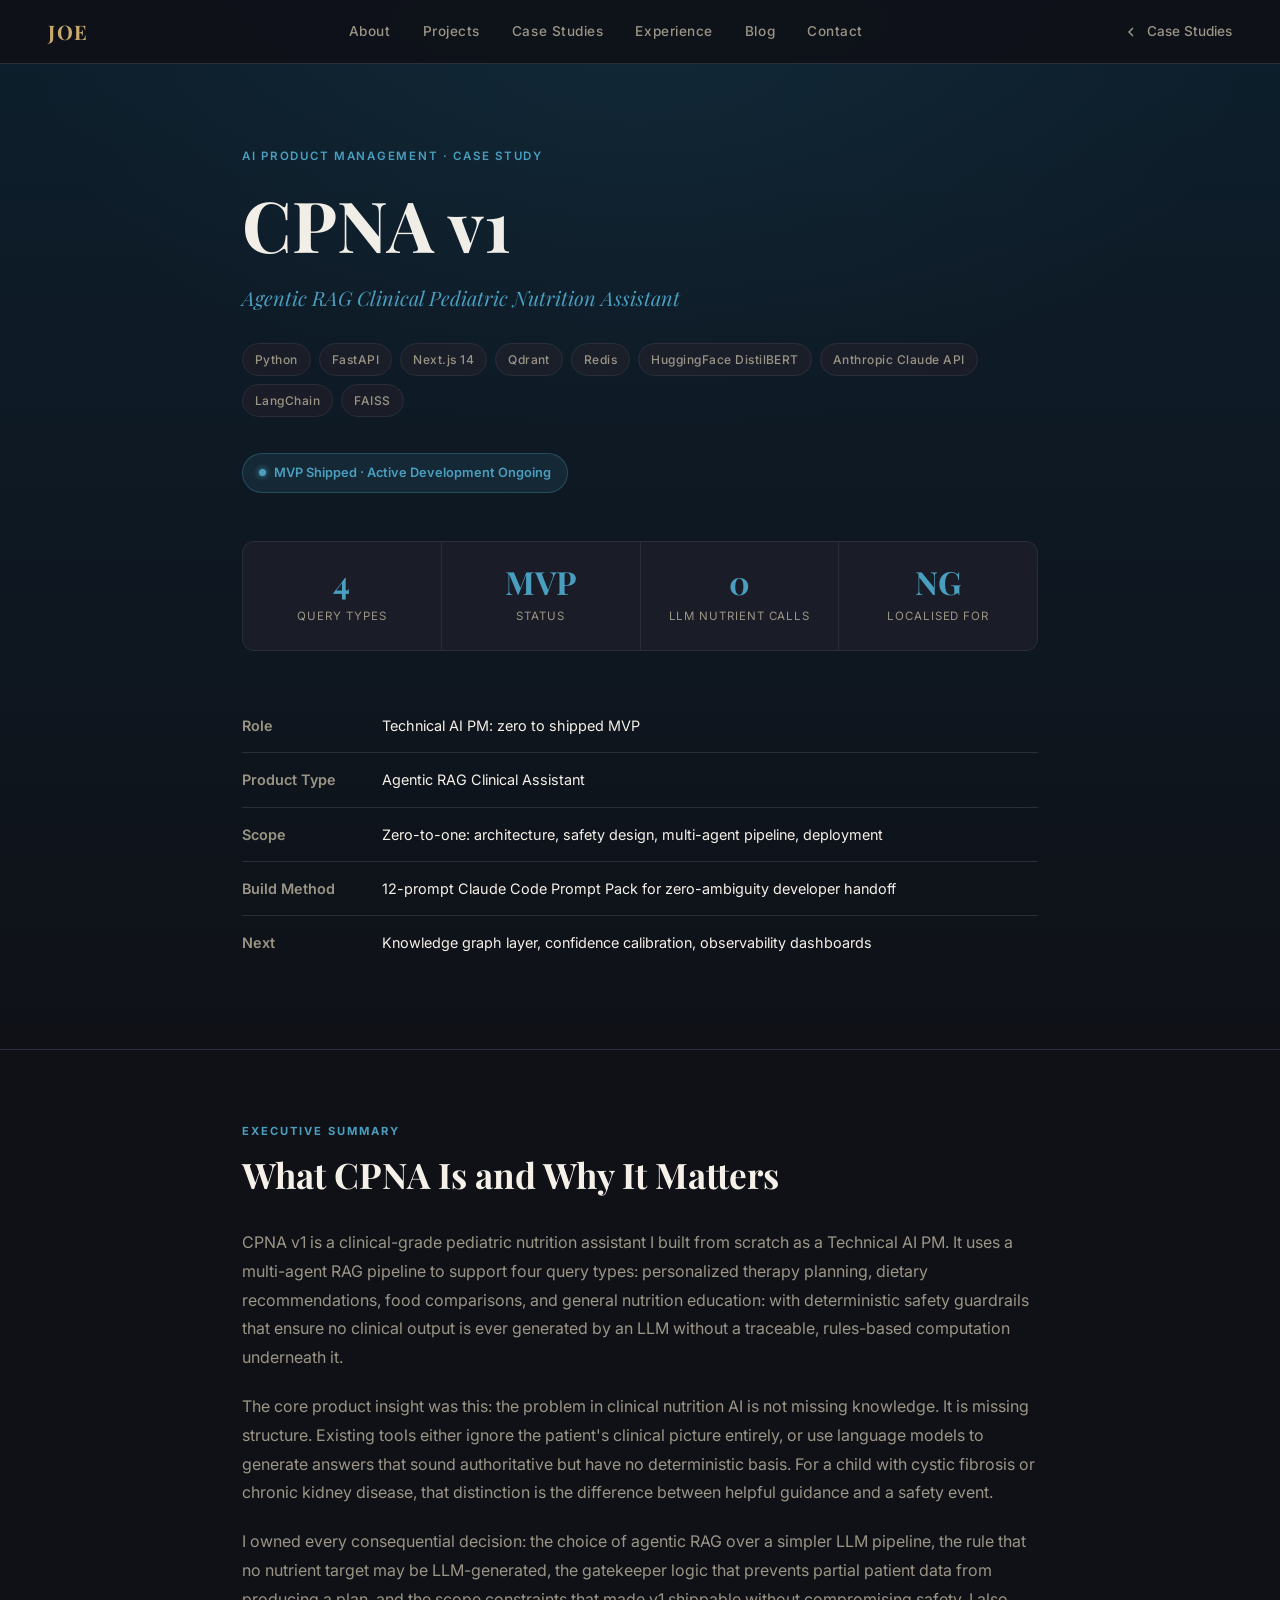
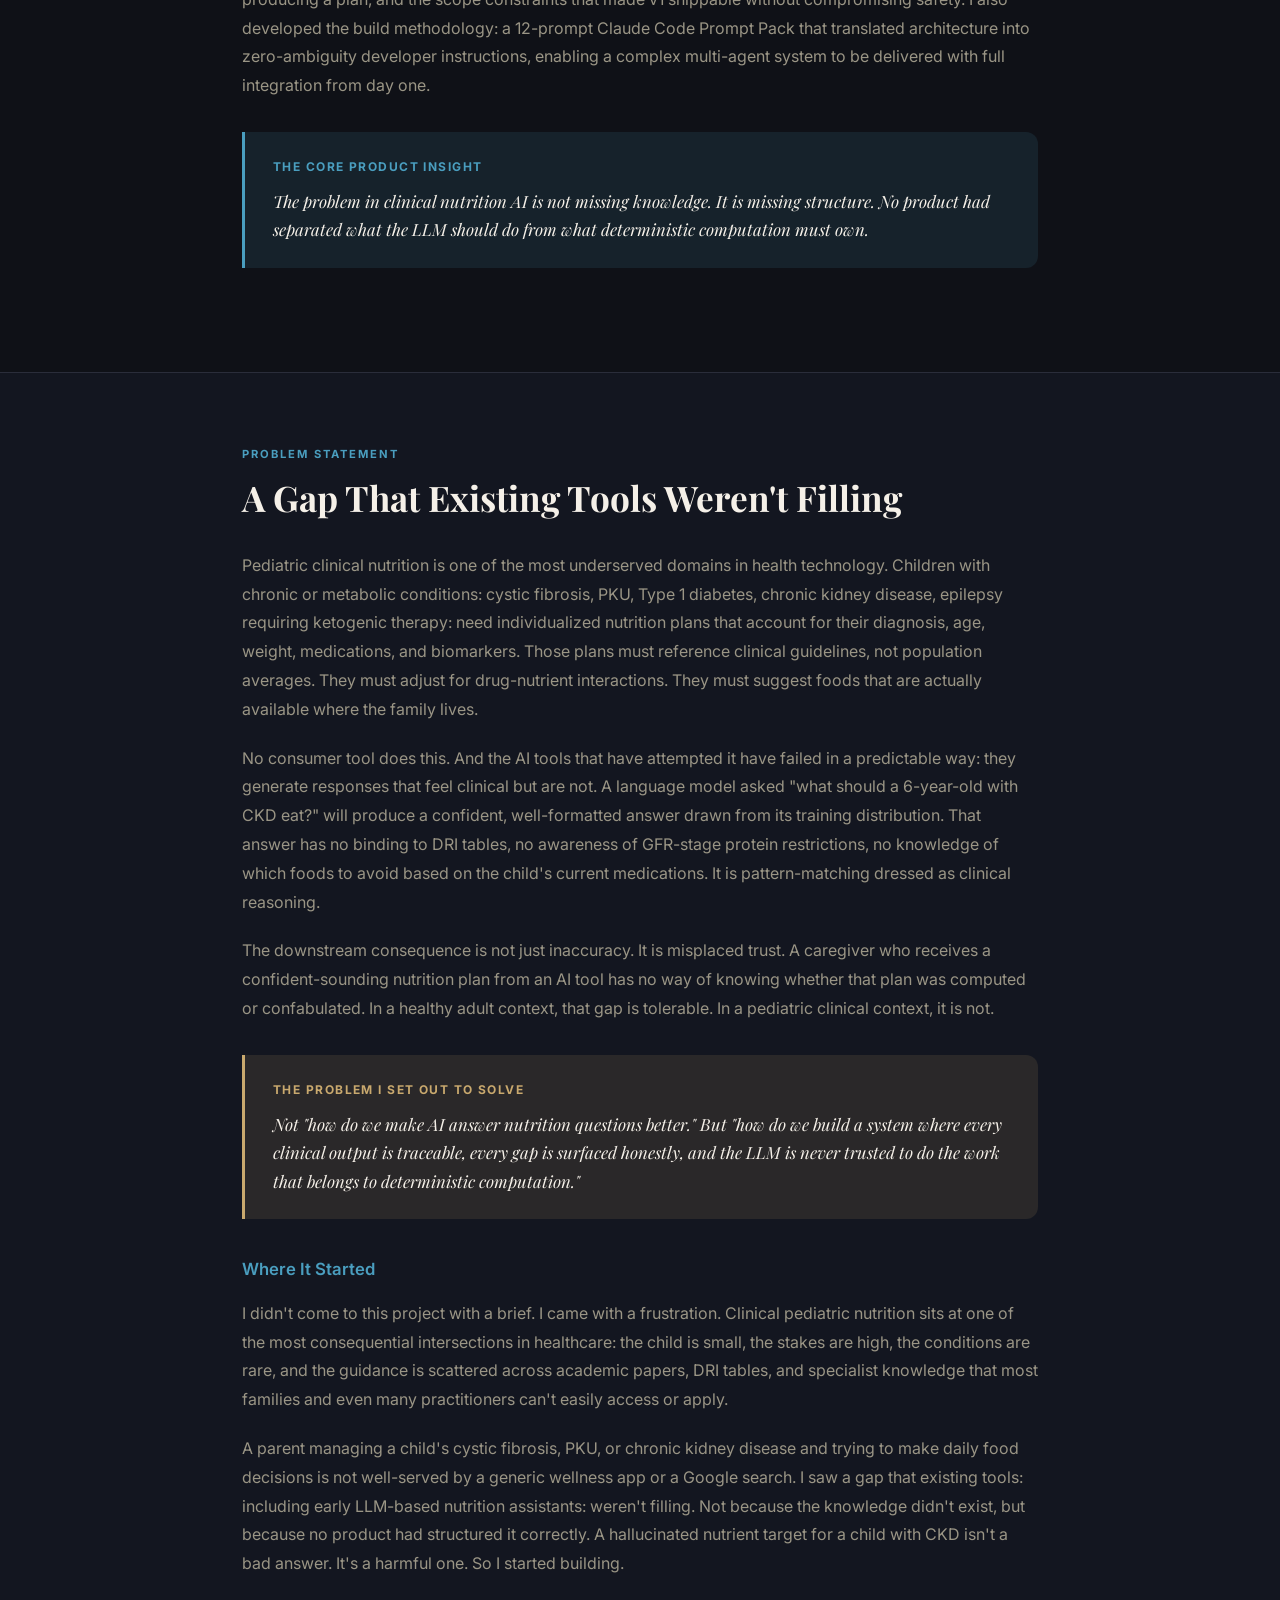
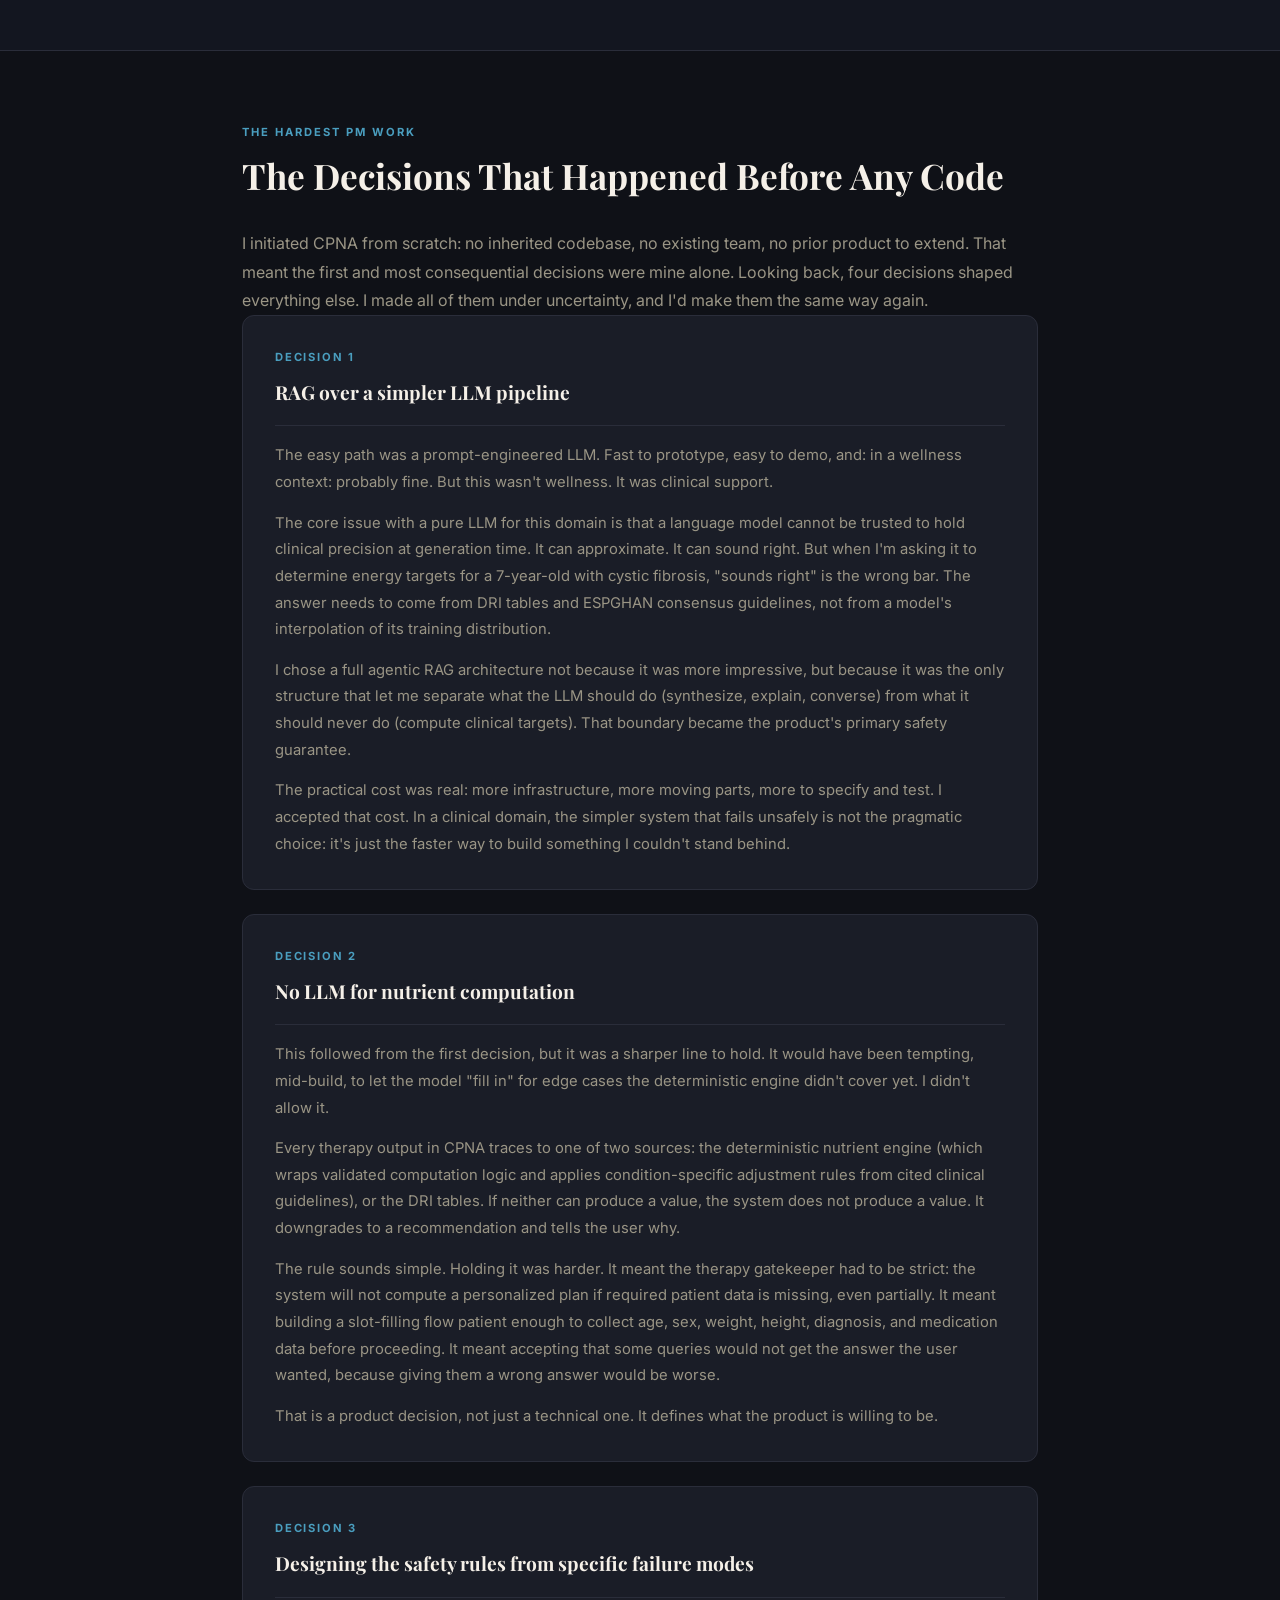
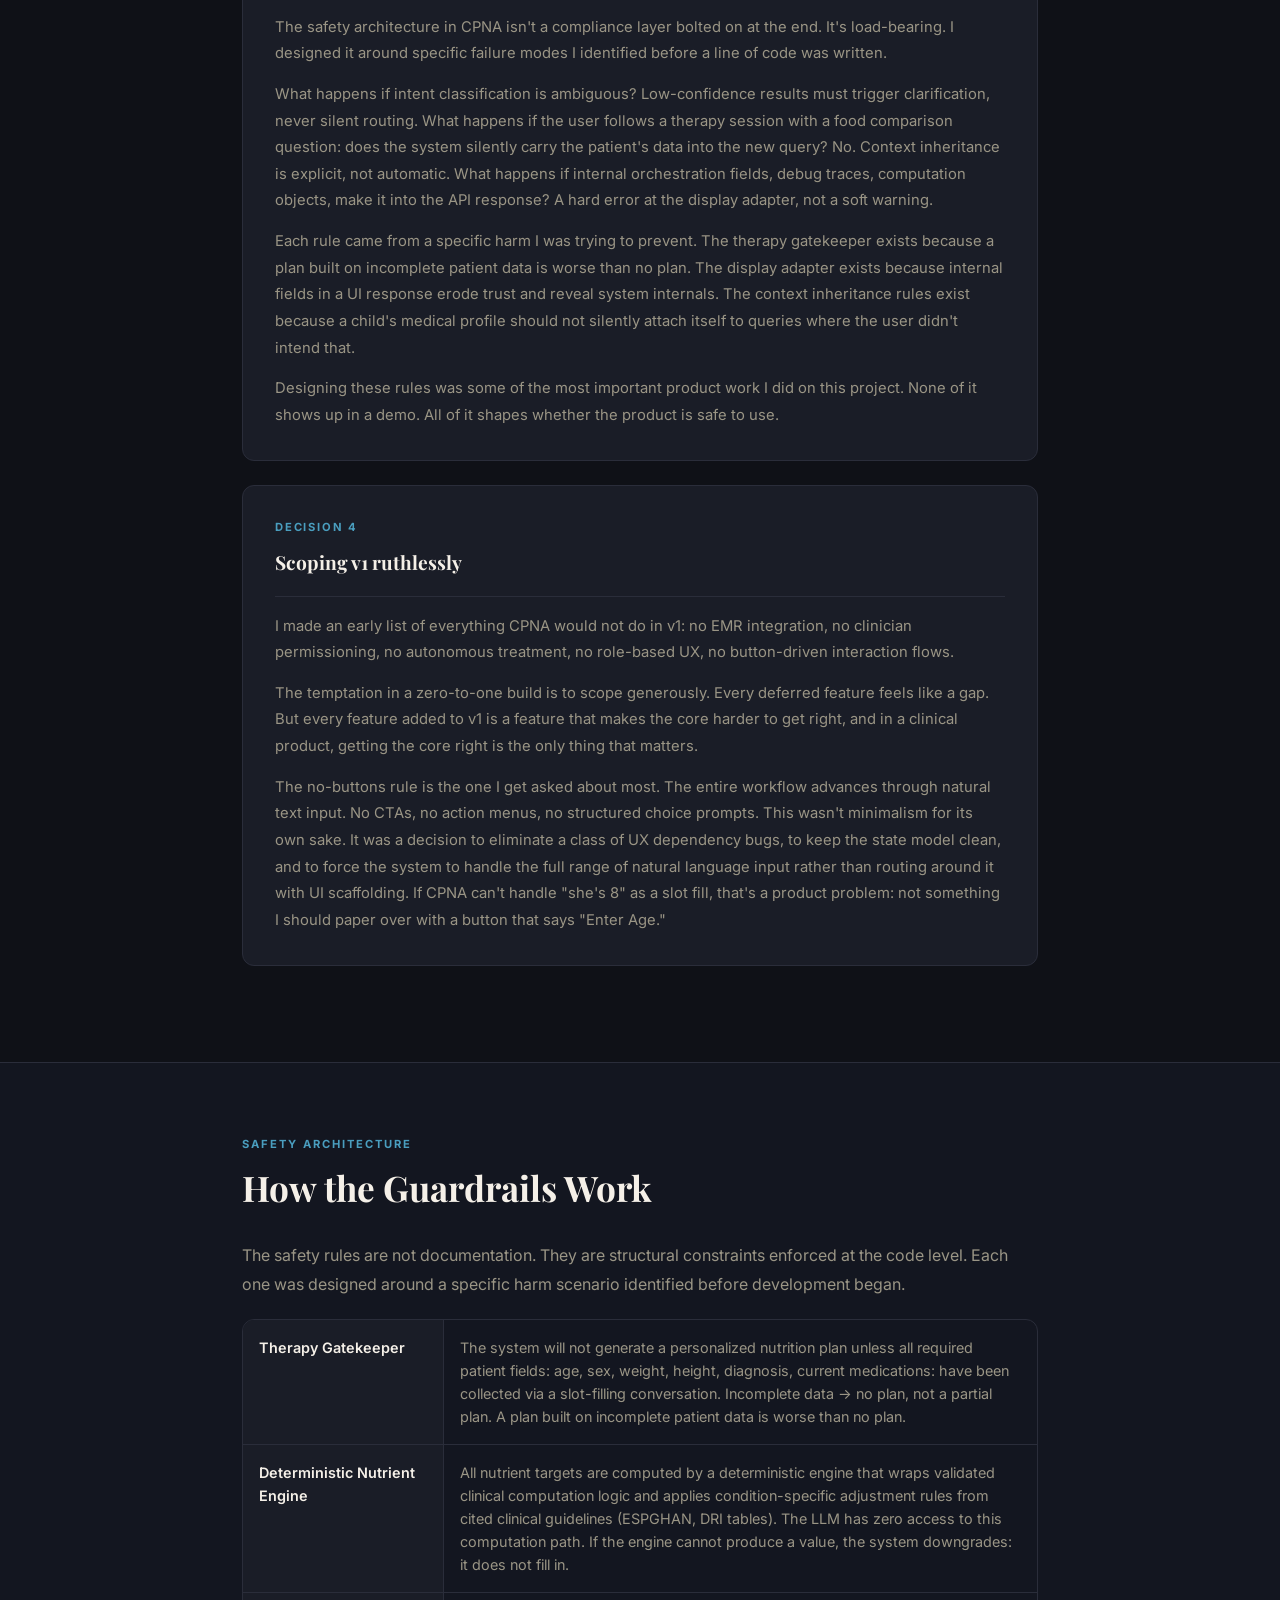
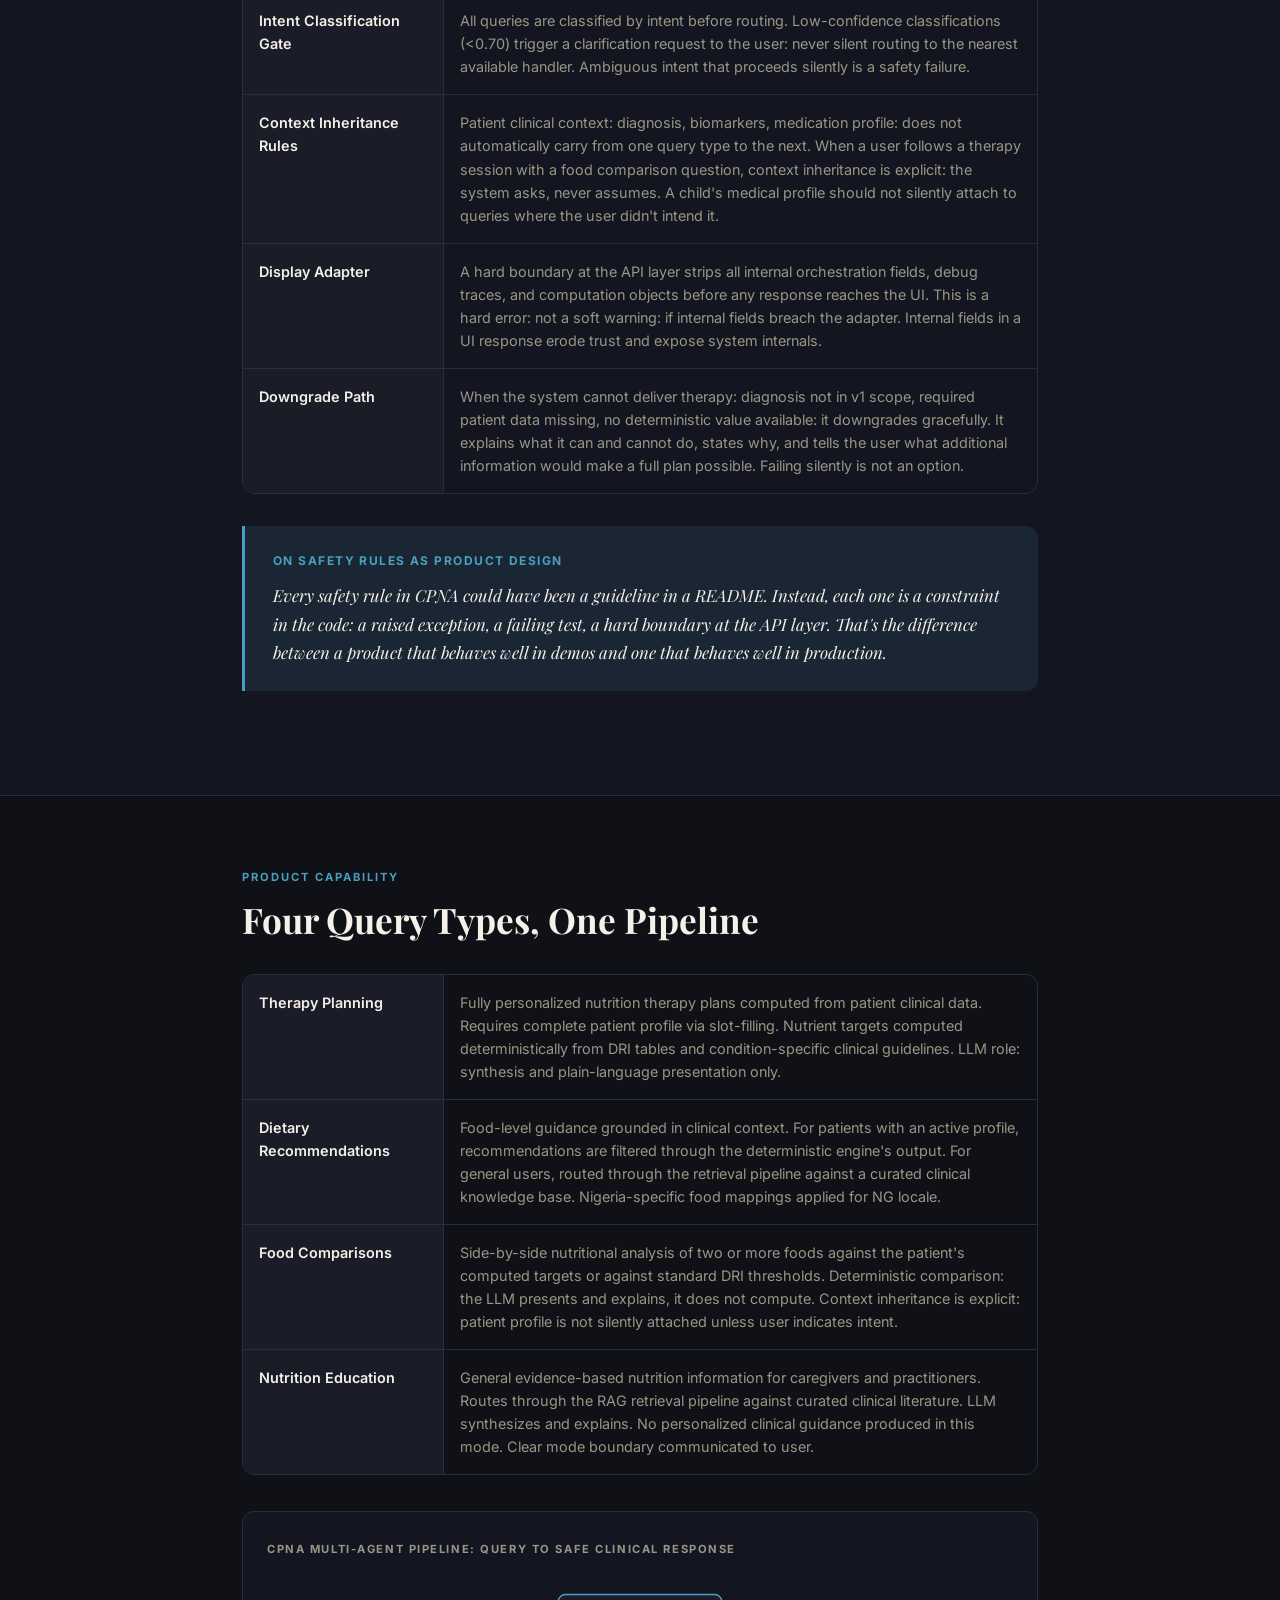
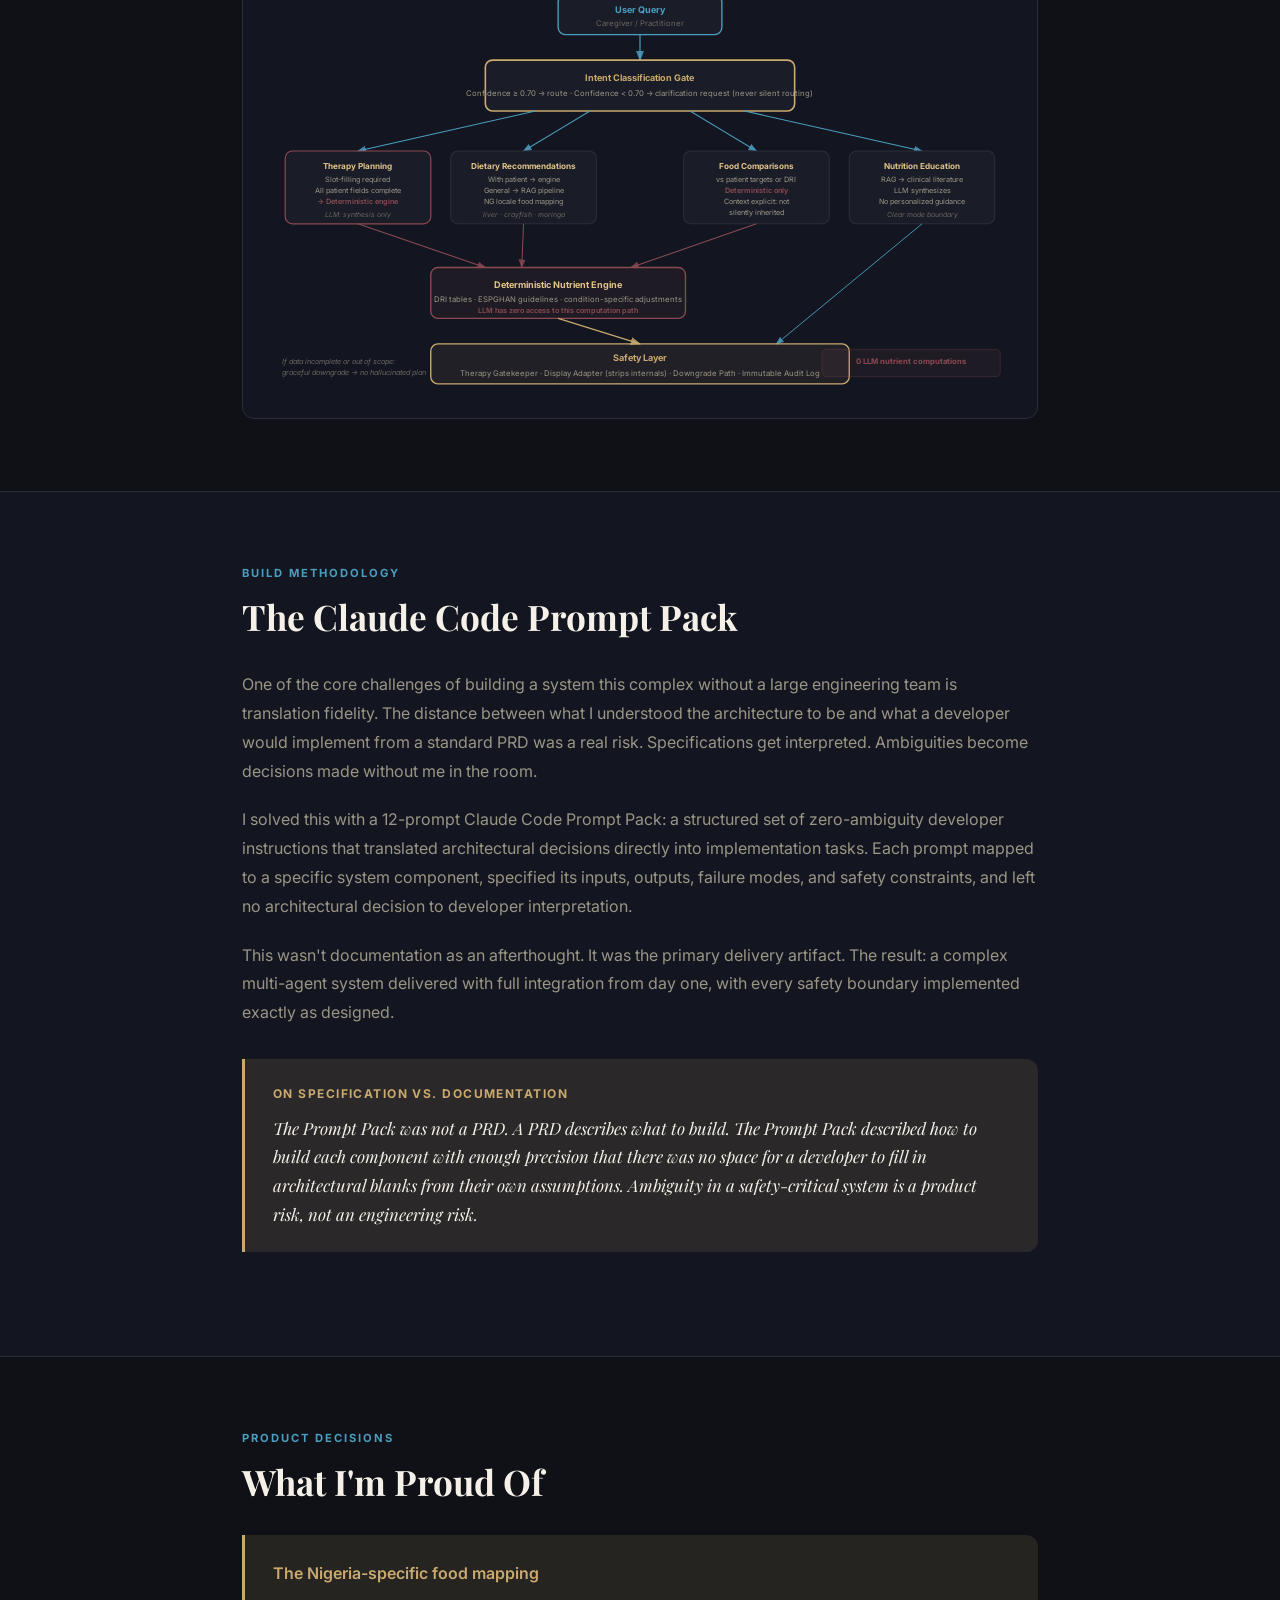
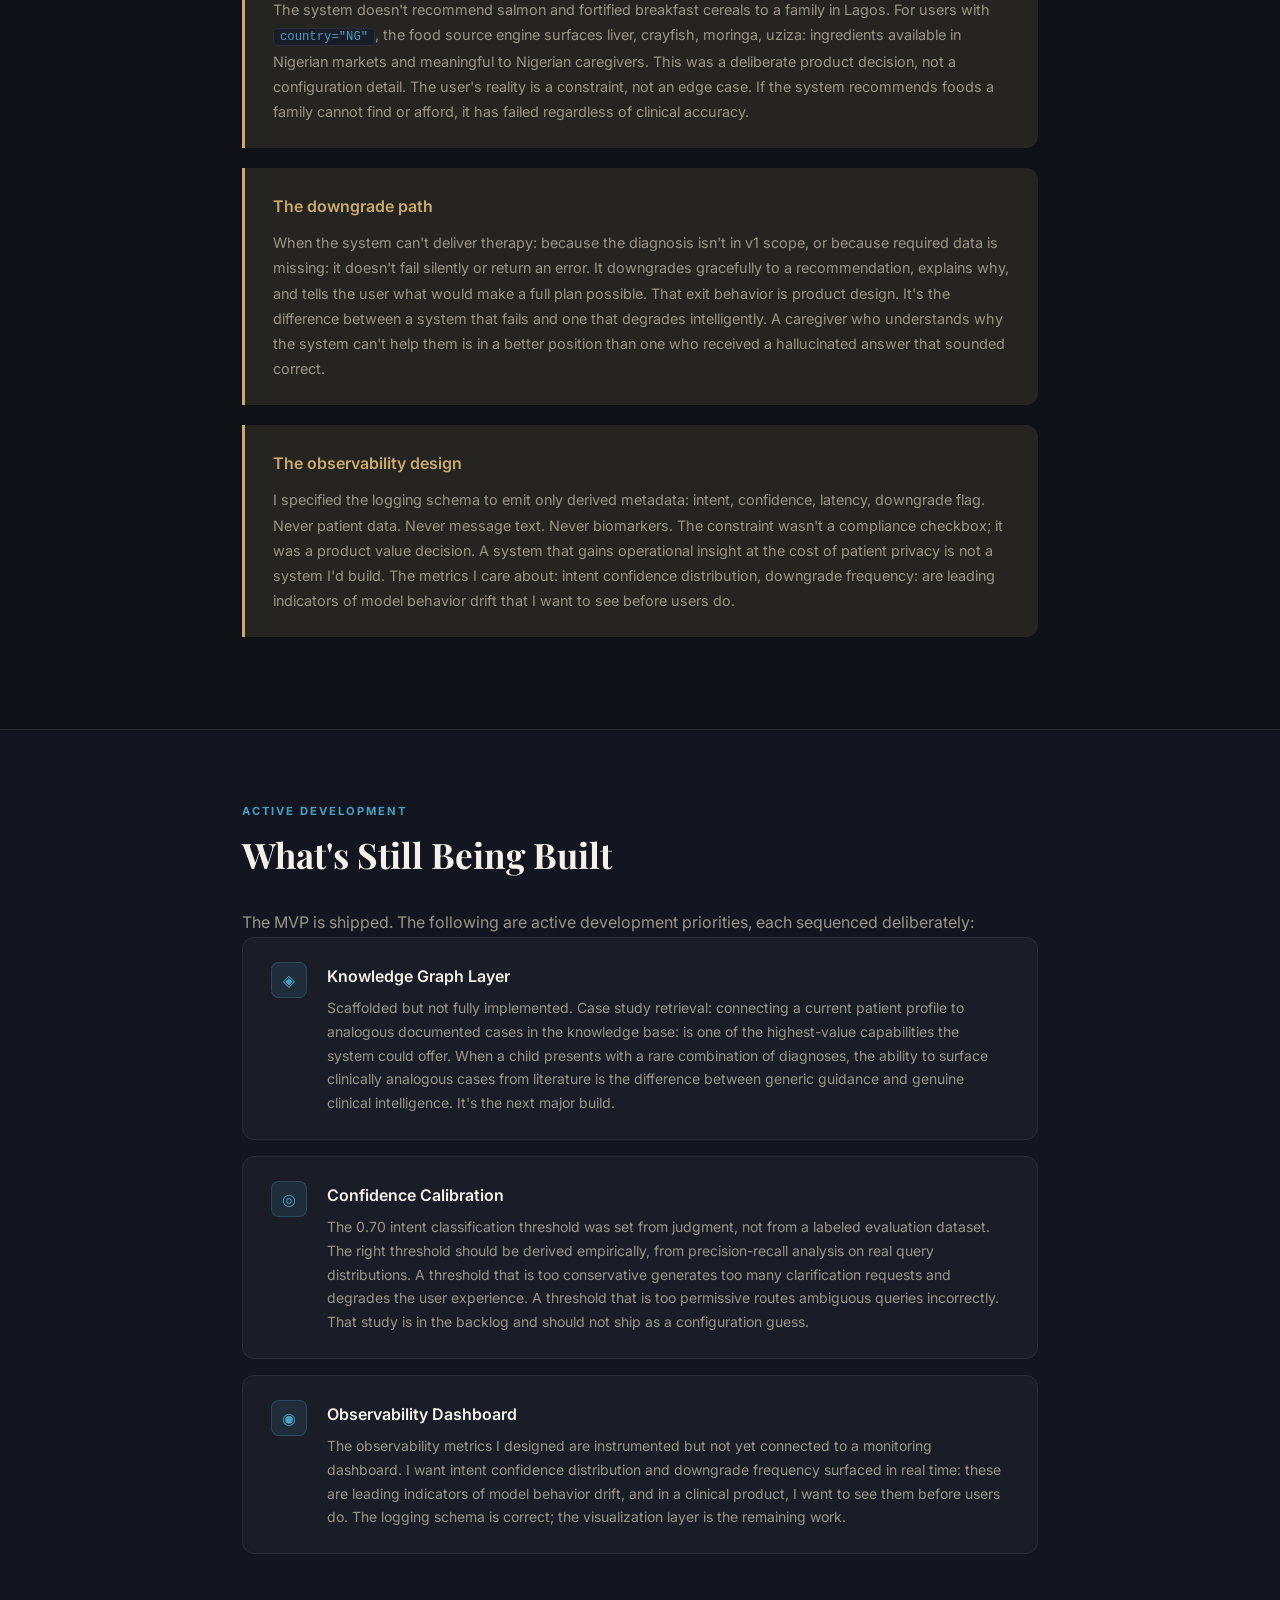
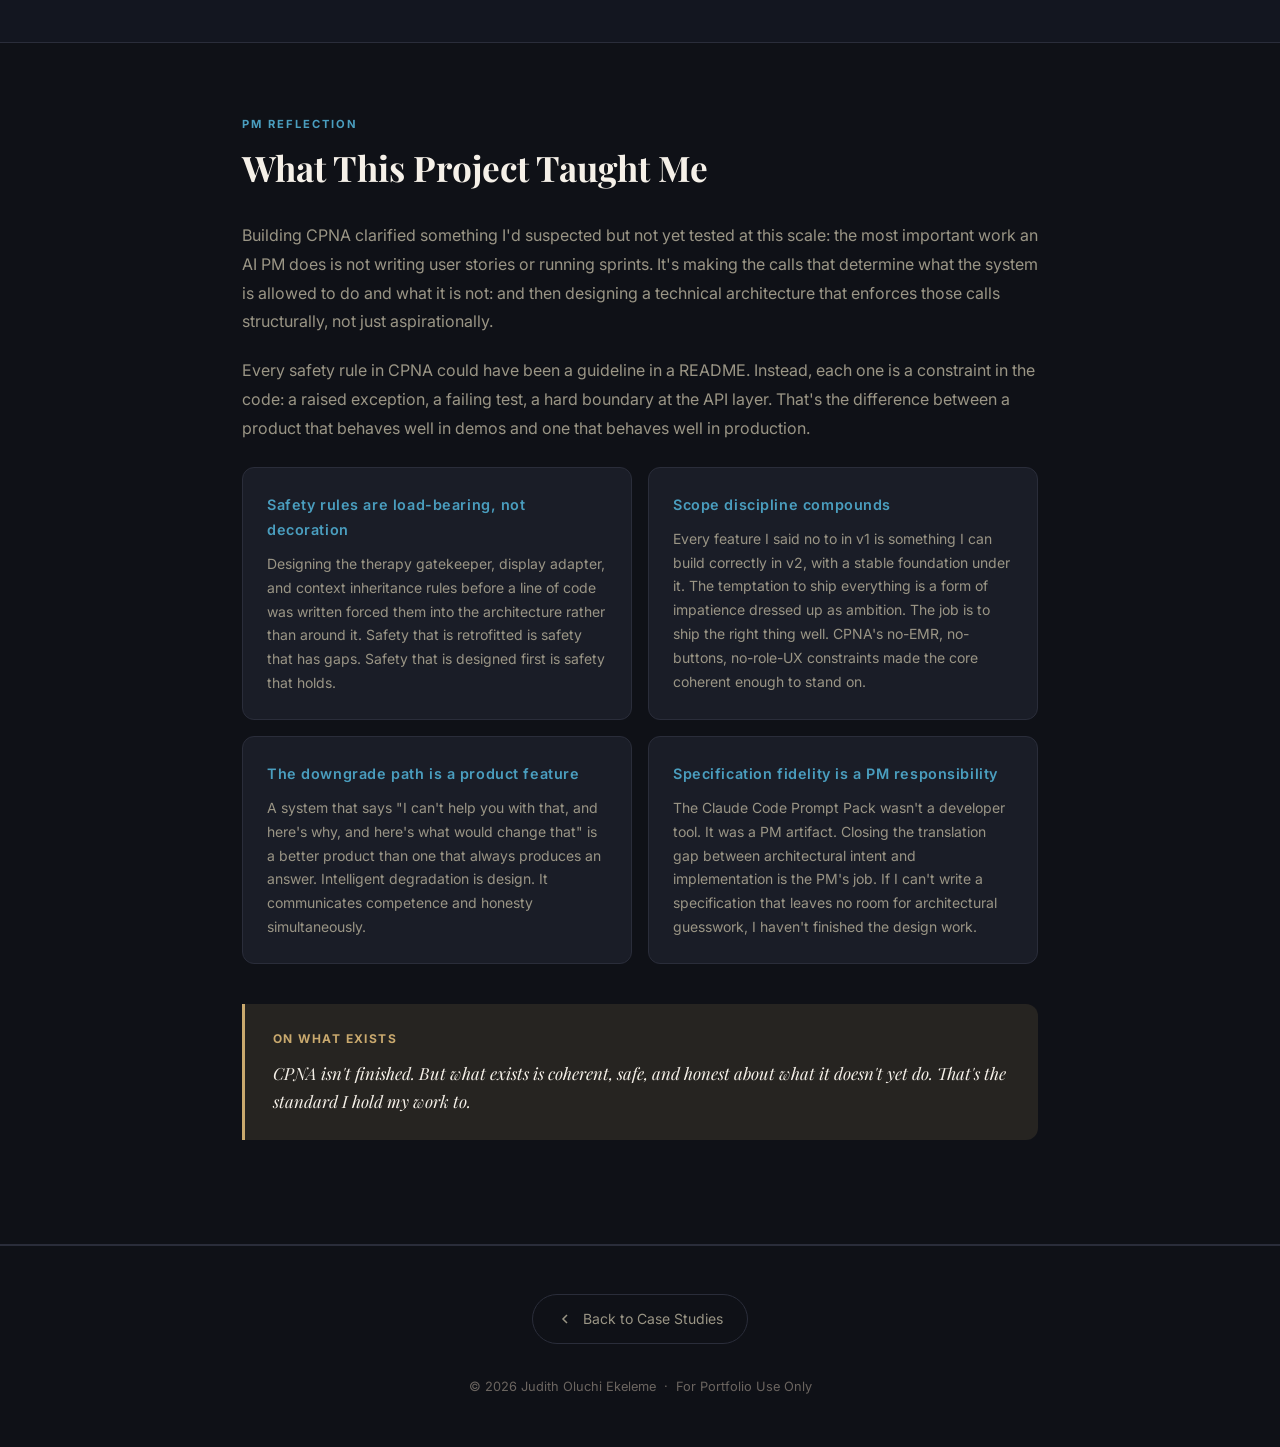
<file: case-studies/cpna.html>
﻿<!DOCTYPE html>
<html lang="en">
<head>
  <meta charset="UTF-8" />
  <meta name="viewport" content="width=device-width, initial-scale=1.0" />
  <meta name="description" content="CPNA v1: Agentic RAG Clinical Pediatric Nutrition Assistant. Full case study by Judith Oluchi Ekeleme." />
  <title>CPNA v1 Case Study: Judith Oluchi Ekeleme</title>

  <link rel="icon" type="image/svg+xml" href="../favicon.svg" />
  <link rel="shortcut icon" href="../favicon.svg" />
  <link rel="preconnect" href="https://fonts.googleapis.com" />
  <link rel="preconnect" href="https://fonts.gstatic.com" crossorigin />
  <link href="https://fonts.googleapis.com/css2?family=Playfair+Display:ital,wght@0,400;0,600;0,700;1,400&family=Inter:wght@300;400;500;600&display=swap" rel="stylesheet" />

  <style>
    *, *::before, *::after { box-sizing: border-box; margin: 0; padding: 0; }

    :root {
      --bg:         #0F1117;
      --bg-alt:     #131620;
      --surface:    #1A1D27;
      --border:     #2A2D3A;
      --gold:       #C9A96E;
      --gold-light: #E2C48A;
      --gold-dim:   rgba(201,169,110,0.12);
      --accent:     #4A9EBF;
      --accent-dim: rgba(74,158,191,0.12);
      --text:       #F5F0E8;
      --text-muted: #9A9585;
      --text-dim:   #6B6560;
      --font-serif: 'Playfair Display', Georgia, serif;
      --font-sans:  'Inter', system-ui, sans-serif;
      --radius:     12px;
      --transition: 0.3s cubic-bezier(0.4,0,0.2,1);
    }

    html { scroll-behavior: smooth; font-size: 16px; }
    body { background: var(--bg); color: var(--text); font-family: var(--font-sans); line-height: 1.75; overflow-x: hidden; }
    a { color: inherit; text-decoration: none; }
    ul { list-style: none; }
    img { display: block; max-width: 100%; }
    ::selection { background: var(--gold-dim); color: var(--gold-light); }
    ::-webkit-scrollbar { width: 6px; }
    ::-webkit-scrollbar-track { background: var(--bg); }
    ::-webkit-scrollbar-thumb { background: var(--border); border-radius: 3px; }
    ::-webkit-scrollbar-thumb:hover { background: var(--gold); }

    /* NAV */
    nav {
      position: fixed; top: 0; left: 0; right: 0; z-index: 100;
      display: flex; align-items: center; justify-content: space-between;
      padding: 0 48px; height: 64px;
      background: rgba(15,17,23,0.92); backdrop-filter: blur(12px);
      border-bottom: 1px solid var(--border);
    }
    .nav-logo { font-family: var(--font-serif); font-size: 1.25rem; font-weight: 700; color: var(--gold); letter-spacing: 0.08em; }
    .nav-links { display: flex; gap: 32px; align-items: center; }
    .nav-links a { font-size: 0.85rem; font-weight: 500; color: var(--text-muted); letter-spacing: 0.04em; transition: color var(--transition); }
    .nav-links a:hover { color: var(--gold); }
    .nav-back { display: flex; align-items: center; gap: 8px; font-size: 0.85rem; font-weight: 500; color: var(--text-muted); transition: color var(--transition); }
    .nav-back:hover { color: var(--gold); }
    .nav-back svg { width: 16px; height: 16px; }

    /* HERO */
    .cs-hero {
      padding: 140px 0 80px;
      background: linear-gradient(180deg, #0D1F2D 0%, var(--bg) 100%);
      border-bottom: 1px solid var(--border);
      position: relative; overflow: hidden;
    }
    .cs-hero::before {
      content: ''; position: absolute; inset: 0;
      background: radial-gradient(ellipse 70% 60% at 50% 0%, rgba(74,158,191,0.08) 0%, transparent 70%);
      pointer-events: none;
    }
    .container { max-width: 860px; margin: 0 auto; padding: 0 32px; }

    .cs-label { display: inline-block; font-size: 0.72rem; font-weight: 600; letter-spacing: 0.15em; text-transform: uppercase; color: var(--accent); margin-bottom: 20px; }
    .cs-title { font-family: var(--font-serif); font-size: clamp(2.6rem, 5.5vw, 4.5rem); font-weight: 700; line-height: 1.1; color: var(--text); margin-bottom: 16px; }
    .cs-subtitle { font-family: var(--font-serif); font-size: clamp(1rem, 2vw, 1.25rem); font-style: italic; color: var(--accent); margin-bottom: 28px; }

    /* stack pills */
    .stack-bar { display: flex; flex-wrap: wrap; gap: 8px; margin-bottom: 36px; }
    .stack-pill { font-size: 0.75rem; font-weight: 500; padding: 5px 12px; border-radius: 100px; border: 1px solid var(--border); color: var(--text-muted); background: var(--surface); letter-spacing: 0.04em; }

    /* status badge */
    .status-badge { display: inline-flex; align-items: center; gap: 8px; font-size: 0.8rem; font-weight: 600; padding: 8px 16px; border-radius: 100px; background: var(--accent-dim); border: 1px solid rgba(74,158,191,0.3); color: var(--accent); margin-bottom: 48px; }
    .status-dot { width: 7px; height: 7px; border-radius: 50%; background: var(--accent); box-shadow: 0 0 6px var(--accent); animation: pulse 2s infinite; }
    @keyframes pulse { 0%, 100% { opacity: 1; } 50% { opacity: 0.4; } }

    /* stats */
    .stats-bar { display: grid; grid-template-columns: repeat(4, 1fr); gap: 1px; background: var(--border); border: 1px solid var(--border); border-radius: var(--radius); overflow: hidden; margin-bottom: 48px; }
    .stat-cell { background: var(--surface); padding: 24px 20px; text-align: center; }
    .stat-value { font-family: var(--font-serif); font-size: 2rem; font-weight: 700; color: var(--accent); line-height: 1; margin-bottom: 8px; }
    .stat-label { font-size: 0.72rem; color: var(--text-muted); letter-spacing: 0.08em; text-transform: uppercase; }

    /* meta table */
    .meta-table { width: 100%; border-collapse: collapse; font-size: 0.9rem; }
    .meta-table tr { border-bottom: 1px solid var(--border); }
    .meta-table tr:last-child { border-bottom: none; }
    .meta-table td { padding: 14px 0; vertical-align: top; }
    .meta-table td:first-child { font-weight: 600; color: var(--text-muted); width: 140px; padding-right: 24px; }

    /* SECTIONS */
    .cs-section { padding: 72px 0; border-bottom: 1px solid var(--border); }
    .cs-section:nth-child(even) { background: var(--bg-alt); }

    .section-label { font-size: 0.7rem; font-weight: 700; letter-spacing: 0.18em; text-transform: uppercase; color: var(--accent); margin-bottom: 12px; }
    .section-title { font-family: var(--font-serif); font-size: clamp(1.6rem, 3vw, 2.2rem); font-weight: 700; color: var(--text); margin-bottom: 32px; line-height: 1.2; }
    .sub-heading { font-size: 1.05rem; font-weight: 600; color: var(--accent); margin: 36px 0 14px; }

    .prose p { font-size: 1rem; color: var(--text-muted); margin-bottom: 20px; line-height: 1.8; }
    .prose p:last-child { margin-bottom: 0; }

    .callout { background: var(--accent-dim); border-left: 3px solid var(--accent); border-radius: 0 var(--radius) var(--radius) 0; padding: 24px 28px; margin: 32px 0; }
    .callout-label { font-size: 0.75rem; font-weight: 700; letter-spacing: 0.12em; text-transform: uppercase; color: var(--accent); margin-bottom: 10px; }
    .callout p { font-family: var(--font-serif); font-style: italic; font-size: 1.05rem; color: var(--text); line-height: 1.7; margin: 0; }

    .callout-gold { background: var(--gold-dim); border-left-color: var(--gold); }
    .callout-gold .callout-label { color: var(--gold); }

    .bullet-list { list-style: none; margin: 20px 0; }
    .bullet-list li { position: relative; padding-left: 20px; color: var(--text-muted); font-size: 0.95rem; margin-bottom: 14px; line-height: 1.75; }
    .bullet-list li::before { content: '–'; position: absolute; left: 0; color: var(--accent); font-weight: 700; }
    .bullet-list li strong { color: var(--text); font-weight: 600; }

    /* decision cards */
    .decision-card {
      background: var(--surface); border: 1px solid var(--border); border-radius: var(--radius);
      padding: 32px; margin-bottom: 24px; transition: border-color var(--transition);
    }
    .decision-card:hover { border-color: rgba(74,158,191,0.3); }
    .decision-num { font-size: 0.7rem; font-weight: 700; letter-spacing: 0.16em; text-transform: uppercase; color: var(--accent); margin-bottom: 8px; }
    .decision-title { font-family: var(--font-serif); font-size: 1.2rem; font-weight: 700; color: var(--text); margin-bottom: 16px; padding-bottom: 16px; border-bottom: 1px solid var(--border); }
    .decision-body { font-size: 0.925rem; color: var(--text-muted); line-height: 1.8; }
    .decision-body p { margin-bottom: 14px; }
    .decision-body p:last-child { margin-bottom: 0; }

    /* proud-of items */
    .proud-item { padding: 24px 28px; border-left: 3px solid var(--gold); background: var(--gold-dim); border-radius: 0 var(--radius) var(--radius) 0; margin-bottom: 20px; }
    .proud-item h4 { font-weight: 600; color: var(--gold); margin-bottom: 10px; }
    .proud-item p { font-size: 0.9rem; color: var(--text-muted); line-height: 1.75; }

    /* still-building items */
    .building-item { background: var(--surface); border: 1px solid var(--border); border-radius: var(--radius); padding: 24px 28px; margin-bottom: 16px; display: flex; gap: 20px; align-items: flex-start; }
    .building-icon { width: 36px; height: 36px; border-radius: 8px; background: var(--accent-dim); border: 1px solid rgba(74,158,191,0.25); display: flex; align-items: center; justify-content: center; flex-shrink: 0; color: var(--accent); font-size: 1rem; }
    .building-content h4 { font-weight: 600; color: var(--text); margin-bottom: 6px; }
    .building-content p { font-size: 0.875rem; color: var(--text-muted); line-height: 1.7; }

    /* kv */
    .kv-wrap { border: 1px solid var(--border); border-radius: var(--radius); overflow: hidden; margin: 20px 0; }
    .kv-table { width: 100%; border-collapse: collapse; font-size: 0.9rem; }
    .kv-table tr { border-bottom: 1px solid var(--border); }
    .kv-table tr:last-child { border-bottom: none; }
    .kv-table td { padding: 16px; vertical-align: top; line-height: 1.6; }
    .kv-table td:first-child { font-weight: 600; color: var(--text); width: 200px; background: var(--surface); border-right: 1px solid var(--border); }
    .kv-table td:last-child { color: var(--text-muted); }

    /* code inline */
    code { font-family: 'Courier New', monospace; font-size: 0.85em; background: var(--surface); border: 1px solid var(--border); padding: 1px 6px; border-radius: 4px; color: var(--accent); }

    /* learnings */
    .learning-grid { display: grid; grid-template-columns: 1fr 1fr; gap: 16px; margin-top: 24px; }
    .learning-card { background: var(--surface); border: 1px solid var(--border); border-radius: var(--radius); padding: 24px; }
    .learning-card h4 { font-weight: 600; color: var(--accent); margin-bottom: 10px; font-size: 0.9rem; letter-spacing: 0.04em; }
    .learning-card p { font-size: 0.875rem; color: var(--text-muted); line-height: 1.7; }

    /* ── DIAGRAMS ── */
    .diagram-wrap { border: 1px solid var(--border); border-radius: var(--radius); background: var(--bg-alt); padding: 28px 24px 20px; overflow-x: auto; margin-top: 36px; }
    .diagram-label { font-size: 0.7rem; font-weight: 700; letter-spacing: 0.14em; text-transform: uppercase; color: var(--text-muted); margin-bottom: 20px; }

    /* FOOTER */
    footer { padding: 48px 32px; border-top: 1px solid var(--border); text-align: center; }
    .footer-back { display: inline-flex; align-items: center; gap: 10px; font-size: 0.875rem; color: var(--text-muted); border: 1px solid var(--border); padding: 12px 24px; border-radius: 100px; transition: all var(--transition); margin-bottom: 32px; }
    .footer-back:hover { border-color: var(--gold); color: var(--gold); }
    .footer-copy { font-size: 0.8rem; color: var(--text-dim); }

    /* RESPONSIVE */
    @media (max-width: 768px) {
      nav { padding: 0 24px; }
      .nav-links { display: none; }
      .cs-hero { padding: 100px 0 60px; }
      .stats-bar { grid-template-columns: repeat(2, 1fr); }
      .kv-table td:first-child { width: 130px; font-size: 0.82rem; }
      .learning-grid { grid-template-columns: 1fr; }
    }
    @media (max-width: 480px) {
      .stats-bar { grid-template-columns: 1fr 1fr; }
      .cs-title { font-size: 2rem; }
    }
  </style>
</head>
<body>

  <!-- NAV -->
  <nav>
    <a href="../index.html" class="nav-logo">JOE</a>
    <div class="nav-links">
      <a href="../index.html#about">About</a>
      <a href="../index.html#projects">Projects</a>
      <a href="../case-studies.html">Case Studies</a>
      <a href="../index.html#experience">Experience</a>
      <a href="../blog.html">Blog</a>
      <a href="../index.html#contact">Contact</a>
    </div>
    <a href="../case-studies.html" class="nav-back">
      <svg viewBox="0 0 16 16" fill="none" stroke="currentColor" stroke-width="1.5"><path d="M10 12L6 8l4-4"/></svg>
      Case Studies
    </a>
  </nav>

  <!-- HERO -->
  <section class="cs-hero">
    <div class="container">
      <span class="cs-label">AI Product Management · Case Study</span>
      <h1 class="cs-title">CPNA v1</h1>
      <p class="cs-subtitle">Agentic RAG Clinical Pediatric Nutrition Assistant</p>

      <div class="stack-bar">
        <span class="stack-pill">Python</span>
        <span class="stack-pill">FastAPI</span>
        <span class="stack-pill">Next.js 14</span>
        <span class="stack-pill">Qdrant</span>
        <span class="stack-pill">Redis</span>
        <span class="stack-pill">HuggingFace DistilBERT</span>
        <span class="stack-pill">Anthropic Claude API</span>
        <span class="stack-pill">LangChain</span>
        <span class="stack-pill">FAISS</span>
      </div>

      <div class="status-badge">
        <span class="status-dot"></span>
        MVP Shipped · Active Development Ongoing
      </div>

      <div class="stats-bar">
        <div class="stat-cell"><div class="stat-value">4</div><div class="stat-label">Query Types</div></div>
        <div class="stat-cell"><div class="stat-value">MVP</div><div class="stat-label">Status</div></div>
        <div class="stat-cell"><div class="stat-value">0</div><div class="stat-label">LLM Nutrient Calls</div></div>
        <div class="stat-cell"><div class="stat-value">NG</div><div class="stat-label">Localised For</div></div>
      </div>

      <table class="meta-table">
        <tr><td>Role</td><td>Technical AI PM: zero to shipped MVP</td></tr>
        <tr><td>Product Type</td><td>Agentic RAG Clinical Assistant</td></tr>
        <tr><td>Scope</td><td>Zero-to-one: architecture, safety design, multi-agent pipeline, deployment</td></tr>
        <tr><td>Build Method</td><td>12-prompt Claude Code Prompt Pack for zero-ambiguity developer handoff</td></tr>
        <tr><td>Next</td><td>Knowledge graph layer, confidence calibration, observability dashboards</td></tr>
      </table>
    </div>
  </section>

  <!-- EXECUTIVE SUMMARY -->
  <section class="cs-section" id="exec-summary">
    <div class="container">
      <p class="section-label">Executive Summary</p>
      <h2 class="section-title">What CPNA Is and Why It Matters</h2>
      <div class="prose">
        <p>CPNA v1 is a clinical-grade pediatric nutrition assistant I built from scratch as a Technical AI PM. It uses a multi-agent RAG pipeline to support four query types: personalized therapy planning, dietary recommendations, food comparisons, and general nutrition education: with deterministic safety guardrails that ensure no clinical output is ever generated by an LLM without a traceable, rules-based computation underneath it.</p>
        <p>The core product insight was this: the problem in clinical nutrition AI is not missing knowledge. It is missing structure. Existing tools either ignore the patient's clinical picture entirely, or use language models to generate answers that sound authoritative but have no deterministic basis. For a child with cystic fibrosis or chronic kidney disease, that distinction is the difference between helpful guidance and a safety event.</p>
        <p>I owned every consequential decision: the choice of agentic RAG over a simpler LLM pipeline, the rule that no nutrient target may be LLM-generated, the gatekeeper logic that prevents partial patient data from producing a plan, and the scope constraints that made v1 shippable without compromising safety. I also developed the build methodology: a 12-prompt Claude Code Prompt Pack that translated architecture into zero-ambiguity developer instructions, enabling a complex multi-agent system to be delivered with full integration from day one.</p>
      </div>

      <div class="callout">
        <div class="callout-label">The core product insight</div>
        <p>The problem in clinical nutrition AI is not missing knowledge. It is missing structure. No product had separated what the LLM should do from what deterministic computation must own.</p>
      </div>
    </div>
  </section>

  <!-- PROBLEM STATEMENT -->
  <section class="cs-section" id="problem">
    <div class="container">
      <p class="section-label">Problem Statement</p>
      <h2 class="section-title">A Gap That Existing Tools Weren't Filling</h2>
      <div class="prose">
        <p>Pediatric clinical nutrition is one of the most underserved domains in health technology. Children with chronic or metabolic conditions: cystic fibrosis, PKU, Type 1 diabetes, chronic kidney disease, epilepsy requiring ketogenic therapy: need individualized nutrition plans that account for their diagnosis, age, weight, medications, and biomarkers. Those plans must reference clinical guidelines, not population averages. They must adjust for drug-nutrient interactions. They must suggest foods that are actually available where the family lives.</p>
        <p>No consumer tool does this. And the AI tools that have attempted it have failed in a predictable way: they generate responses that feel clinical but are not. A language model asked "what should a 6-year-old with CKD eat?" will produce a confident, well-formatted answer drawn from its training distribution. That answer has no binding to DRI tables, no awareness of GFR-stage protein restrictions, no knowledge of which foods to avoid based on the child's current medications. It is pattern-matching dressed as clinical reasoning.</p>
        <p>The downstream consequence is not just inaccuracy. It is misplaced trust. A caregiver who receives a confident-sounding nutrition plan from an AI tool has no way of knowing whether that plan was computed or confabulated. In a healthy adult context, that gap is tolerable. In a pediatric clinical context, it is not.</p>
      </div>

      <div class="callout callout-gold">
        <div class="callout-label">The problem I set out to solve</div>
        <p>Not "how do we make AI answer nutrition questions better." But "how do we build a system where every clinical output is traceable, every gap is surfaced honestly, and the LLM is never trusted to do the work that belongs to deterministic computation."</p>
      </div>

      <h3 class="sub-heading">Where It Started</h3>
      <div class="prose">
        <p>I didn't come to this project with a brief. I came with a frustration. Clinical pediatric nutrition sits at one of the most consequential intersections in healthcare: the child is small, the stakes are high, the conditions are rare, and the guidance is scattered across academic papers, DRI tables, and specialist knowledge that most families and even many practitioners can't easily access or apply.</p>
        <p>A parent managing a child's cystic fibrosis, PKU, or chronic kidney disease and trying to make daily food decisions is not well-served by a generic wellness app or a Google search. I saw a gap that existing tools: including early LLM-based nutrition assistants: weren't filling. Not because the knowledge didn't exist, but because no product had structured it correctly. A hallucinated nutrient target for a child with CKD isn't a bad answer. It's a harmful one. So I started building.</p>
      </div>
    </div>
  </section>

  <!-- THE HARDEST PM WORK -->
  <section class="cs-section" id="decisions">
    <div class="container">
      <p class="section-label">The Hardest PM Work</p>
      <h2 class="section-title">The Decisions That Happened Before Any Code</h2>
      <div class="prose">
        <p>I initiated CPNA from scratch: no inherited codebase, no existing team, no prior product to extend. That meant the first and most consequential decisions were mine alone. Looking back, four decisions shaped everything else. I made all of them under uncertainty, and I'd make them the same way again.</p>
      </div>

      <div class="decision-card">
        <div class="decision-num">Decision 1</div>
        <div class="decision-title">RAG over a simpler LLM pipeline</div>
        <div class="decision-body">
          <p>The easy path was a prompt-engineered LLM. Fast to prototype, easy to demo, and: in a wellness context: probably fine. But this wasn't wellness. It was clinical support.</p>
          <p>The core issue with a pure LLM for this domain is that a language model cannot be trusted to hold clinical precision at generation time. It can approximate. It can sound right. But when I'm asking it to determine energy targets for a 7-year-old with cystic fibrosis, "sounds right" is the wrong bar. The answer needs to come from DRI tables and ESPGHAN consensus guidelines, not from a model's interpolation of its training distribution.</p>
          <p>I chose a full agentic RAG architecture not because it was more impressive, but because it was the only structure that let me separate what the LLM should do (synthesize, explain, converse) from what it should never do (compute clinical targets). That boundary became the product's primary safety guarantee.</p>
          <p>The practical cost was real: more infrastructure, more moving parts, more to specify and test. I accepted that cost. In a clinical domain, the simpler system that fails unsafely is not the pragmatic choice: it's just the faster way to build something I couldn't stand behind.</p>
        </div>
      </div>

      <div class="decision-card">
        <div class="decision-num">Decision 2</div>
        <div class="decision-title">No LLM for nutrient computation</div>
        <div class="decision-body">
          <p>This followed from the first decision, but it was a sharper line to hold. It would have been tempting, mid-build, to let the model "fill in" for edge cases the deterministic engine didn't cover yet. I didn't allow it.</p>
          <p>Every therapy output in CPNA traces to one of two sources: the deterministic nutrient engine (which wraps validated computation logic and applies condition-specific adjustment rules from cited clinical guidelines), or the DRI tables. If neither can produce a value, the system does not produce a value. It downgrades to a recommendation and tells the user why.</p>
          <p>The rule sounds simple. Holding it was harder. It meant the therapy gatekeeper had to be strict: the system will not compute a personalized plan if required patient data is missing, even partially. It meant building a slot-filling flow patient enough to collect age, sex, weight, height, diagnosis, and medication data before proceeding. It meant accepting that some queries would not get the answer the user wanted, because giving them a wrong answer would be worse.</p>
          <p>That is a product decision, not just a technical one. It defines what the product is willing to be.</p>
        </div>
      </div>

      <div class="decision-card">
        <div class="decision-num">Decision 3</div>
        <div class="decision-title">Designing the safety rules from specific failure modes</div>
        <div class="decision-body">
          <p>The safety architecture in CPNA isn't a compliance layer bolted on at the end. It's load-bearing. I designed it around specific failure modes I identified before a line of code was written.</p>
          <p>What happens if intent classification is ambiguous? Low-confidence results must trigger clarification, never silent routing. What happens if the user follows a therapy session with a food comparison question: does the system silently carry the patient's data into the new query? No. Context inheritance is explicit, not automatic. What happens if internal orchestration fields, debug traces, computation objects, make it into the API response? A hard error at the display adapter, not a soft warning.</p>
          <p>Each rule came from a specific harm I was trying to prevent. The therapy gatekeeper exists because a plan built on incomplete patient data is worse than no plan. The display adapter exists because internal fields in a UI response erode trust and reveal system internals. The context inheritance rules exist because a child's medical profile should not silently attach itself to queries where the user didn't intend that.</p>
          <p>Designing these rules was some of the most important product work I did on this project. None of it shows up in a demo. All of it shapes whether the product is safe to use.</p>
        </div>
      </div>

      <div class="decision-card">
        <div class="decision-num">Decision 4</div>
        <div class="decision-title">Scoping v1 ruthlessly</div>
        <div class="decision-body">
          <p>I made an early list of everything CPNA would not do in v1: no EMR integration, no clinician permissioning, no autonomous treatment, no role-based UX, no button-driven interaction flows.</p>
          <p>The temptation in a zero-to-one build is to scope generously. Every deferred feature feels like a gap. But every feature added to v1 is a feature that makes the core harder to get right, and in a clinical product, getting the core right is the only thing that matters.</p>
          <p>The no-buttons rule is the one I get asked about most. The entire workflow advances through natural text input. No CTAs, no action menus, no structured choice prompts. This wasn't minimalism for its own sake. It was a decision to eliminate a class of UX dependency bugs, to keep the state model clean, and to force the system to handle the full range of natural language input rather than routing around it with UI scaffolding. If CPNA can't handle "she's 8" as a slot fill, that's a product problem: not something I should paper over with a button that says "Enter Age."</p>
        </div>
      </div>
    </div>
  </section>

  <!-- SAFETY ARCHITECTURE -->
  <section class="cs-section" id="safety">
    <div class="container">
      <p class="section-label">Safety Architecture</p>
      <h2 class="section-title">How the Guardrails Work</h2>
      <div class="prose">
        <p>The safety rules are not documentation. They are structural constraints enforced at the code level. Each one was designed around a specific harm scenario identified before development began.</p>
      </div>

      <div class="kv-wrap">
        <table class="kv-table">
          <tr>
            <td>Therapy Gatekeeper</td>
            <td>The system will not generate a personalized nutrition plan unless all required patient fields: age, sex, weight, height, diagnosis, current medications: have been collected via a slot-filling conversation. Incomplete data → no plan, not a partial plan. A plan built on incomplete patient data is worse than no plan.</td>
          </tr>
          <tr>
            <td>Deterministic Nutrient Engine</td>
            <td>All nutrient targets are computed by a deterministic engine that wraps validated clinical computation logic and applies condition-specific adjustment rules from cited clinical guidelines (ESPGHAN, DRI tables). The LLM has zero access to this computation path. If the engine cannot produce a value, the system downgrades: it does not fill in.</td>
          </tr>
          <tr>
            <td>Intent Classification Gate</td>
            <td>All queries are classified by intent before routing. Low-confidence classifications (&lt;0.70) trigger a clarification request to the user: never silent routing to the nearest available handler. Ambiguous intent that proceeds silently is a safety failure.</td>
          </tr>
          <tr>
            <td>Context Inheritance Rules</td>
            <td>Patient clinical context: diagnosis, biomarkers, medication profile: does not automatically carry from one query type to the next. When a user follows a therapy session with a food comparison question, context inheritance is explicit: the system asks, never assumes. A child's medical profile should not silently attach to queries where the user didn't intend it.</td>
          </tr>
          <tr>
            <td>Display Adapter</td>
            <td>A hard boundary at the API layer strips all internal orchestration fields, debug traces, and computation objects before any response reaches the UI. This is a hard error: not a soft warning: if internal fields breach the adapter. Internal fields in a UI response erode trust and expose system internals.</td>
          </tr>
          <tr>
            <td>Downgrade Path</td>
            <td>When the system cannot deliver therapy: diagnosis not in v1 scope, required patient data missing, no deterministic value available: it downgrades gracefully. It explains what it can and cannot do, states why, and tells the user what additional information would make a full plan possible. Failing silently is not an option.</td>
          </tr>
        </table>
      </div>

      <div class="callout">
        <div class="callout-label">On safety rules as product design</div>
        <p>Every safety rule in CPNA could have been a guideline in a README. Instead, each one is a constraint in the code: a raised exception, a failing test, a hard boundary at the API layer. That's the difference between a product that behaves well in demos and one that behaves well in production.</p>
      </div>
    </div>
  </section>

  <!-- QUERY TYPES -->
  <section class="cs-section" id="query-types">
    <div class="container">
      <p class="section-label">Product Capability</p>
      <h2 class="section-title">Four Query Types, One Pipeline</h2>

      <div class="kv-wrap">
        <table class="kv-table">
          <tr>
            <td>Therapy Planning</td>
            <td>Fully personalized nutrition therapy plans computed from patient clinical data. Requires complete patient profile via slot-filling. Nutrient targets computed deterministically from DRI tables and condition-specific clinical guidelines. LLM role: synthesis and plain-language presentation only.</td>
          </tr>
          <tr>
            <td>Dietary Recommendations</td>
            <td>Food-level guidance grounded in clinical context. For patients with an active profile, recommendations are filtered through the deterministic engine's output. For general users, routed through the retrieval pipeline against a curated clinical knowledge base. Nigeria-specific food mappings applied for NG locale.</td>
          </tr>
          <tr>
            <td>Food Comparisons</td>
            <td>Side-by-side nutritional analysis of two or more foods against the patient's computed targets or against standard DRI thresholds. Deterministic comparison: the LLM presents and explains, it does not compute. Context inheritance is explicit: patient profile is not silently attached unless user indicates intent.</td>
          </tr>
          <tr>
            <td>Nutrition Education</td>
            <td>General evidence-based nutrition information for caregivers and practitioners. Routes through the RAG retrieval pipeline against curated clinical literature. LLM synthesizes and explains. No personalized clinical guidance produced in this mode. Clear mode boundary communicated to user.</td>
          </tr>
        </table>
      </div>

      <!-- Multi-agent pipeline diagram -->
      <div class="diagram-wrap">
        <p class="diagram-label">CPNA Multi-Agent Pipeline: Query to Safe Clinical Response</p>
        <svg viewBox="0 0 820 460" xmlns="http://www.w3.org/2000/svg" style="width:100%;height:auto;display:block;" aria-label="CPNA multi-agent RAG pipeline showing query routing through intent classification, four handlers, deterministic engine, and safety layer">
          <defs>
            <marker id="arr-cpna" markerWidth="9" markerHeight="9" refX="8" refY="3.5" orient="auto">
              <path d="M0,0 L0,7 L9,3.5 z" fill="#4A9EBF" opacity="0.85"/>
            </marker>
            <marker id="arr-safe" markerWidth="9" markerHeight="9" refX="8" refY="3.5" orient="auto">
              <path d="M0,0 L0,7 L9,3.5 z" fill="#C9A96E" opacity="0.85"/>
            </marker>
            <marker id="arr-det" markerWidth="9" markerHeight="9" refX="8" refY="3.5" orient="auto">
              <path d="M0,0 L0,7 L9,3.5 z" fill="#8B4A52" opacity="0.8"/>
            </marker>
          </defs>

          <!-- ── USER QUERY ── -->
          <rect x="320" y="16" width="180" height="44" rx="8" fill="#1A1D27" stroke="#4A9EBF" stroke-width="1.5"/>
          <text x="410" y="36" text-anchor="middle" fill="#4A9EBF" font-family="Inter,system-ui,sans-serif" font-size="10" font-weight="700">User Query</text>
          <text x="410" y="51" text-anchor="middle" fill="#6B6560" font-family="Inter,system-ui,sans-serif" font-size="8.5">Caregiver / Practitioner</text>

          <!-- Arrow down to intent gate -->
          <line x1="410" y1="60" x2="410" y2="88" stroke="#4A9EBF" stroke-width="1.3" marker-end="url(#arr-cpna)"/>

          <!-- ── INTENT CLASSIFICATION GATE ── -->
          <rect x="240" y="88" width="340" height="56" rx="8" fill="#1A1D27" stroke="#C9A96E" stroke-width="1.8"/>
          <text x="410" y="111" text-anchor="middle" fill="#C9A96E" font-family="Inter,system-ui,sans-serif" font-size="10" font-weight="700">Intent Classification Gate</text>
          <text x="410" y="127" text-anchor="middle" fill="#9A9585" font-family="Inter,system-ui,sans-serif" font-size="8.5">Confidence ≥ 0.70 → route · Confidence &lt; 0.70 → clarification request (never silent routing)</text>

          <!-- 4 routing arrows from gate to handlers -->
          <!-- Therapy -->
          <line x1="295" y1="144" x2="100" y2="188" stroke="#4A9EBF" stroke-width="1.1" marker-end="url(#arr-cpna)"/>
          <!-- Dietary -->
          <line x1="355" y1="144" x2="282" y2="188" stroke="#4A9EBF" stroke-width="1.1" marker-end="url(#arr-cpna)"/>
          <!-- Food Compare -->
          <line x1="465" y1="144" x2="538" y2="188" stroke="#4A9EBF" stroke-width="1.1" marker-end="url(#arr-cpna)"/>
          <!-- Education -->
          <line x1="525" y1="144" x2="720" y2="188" stroke="#4A9EBF" stroke-width="1.1" marker-end="url(#arr-cpna)"/>

          <!-- ── FOUR QUERY HANDLERS ── -->
          <!-- Therapy Planning -->
          <rect x="20" y="188" width="160" height="80" rx="8" fill="#1A1D27" stroke="#8B4A52" stroke-width="1.3"/>
          <text x="100" y="208" text-anchor="middle" fill="#E2C48A" font-family="Inter,system-ui,sans-serif" font-size="9" font-weight="700">Therapy Planning</text>
          <text x="100" y="222" text-anchor="middle" fill="#9A9585" font-family="Inter,system-ui,sans-serif" font-size="8">Slot-filling required</text>
          <text x="100" y="234" text-anchor="middle" fill="#9A9585" font-family="Inter,system-ui,sans-serif" font-size="8">All patient fields complete</text>
          <text x="100" y="246" text-anchor="middle" fill="#8B4A52" font-family="Inter,system-ui,sans-serif" font-size="8" font-weight="600">→ Deterministic engine</text>
          <text x="100" y="260" text-anchor="middle" fill="#6B6560" font-family="Inter,system-ui,sans-serif" font-size="7.5" font-style="italic">LLM: synthesis only</text>

          <!-- Dietary Recommendations -->
          <rect x="202" y="188" width="160" height="80" rx="8" fill="#1A1D27" stroke="#2A2D3A" stroke-width="1.2"/>
          <text x="282" y="208" text-anchor="middle" fill="#E2C48A" font-family="Inter,system-ui,sans-serif" font-size="9" font-weight="700">Dietary Recommendations</text>
          <text x="282" y="222" text-anchor="middle" fill="#9A9585" font-family="Inter,system-ui,sans-serif" font-size="8">With patient → engine</text>
          <text x="282" y="234" text-anchor="middle" fill="#9A9585" font-family="Inter,system-ui,sans-serif" font-size="8">General → RAG pipeline</text>
          <text x="282" y="246" text-anchor="middle" fill="#9A9585" font-family="Inter,system-ui,sans-serif" font-size="8">NG locale food mapping</text>
          <text x="282" y="260" text-anchor="middle" fill="#6B6560" font-family="Inter,system-ui,sans-serif" font-size="7.5" font-style="italic">liver · crayfish · moringa</text>

          <!-- Food Comparisons -->
          <rect x="458" y="188" width="160" height="80" rx="8" fill="#1A1D27" stroke="#2A2D3A" stroke-width="1.2"/>
          <text x="538" y="208" text-anchor="middle" fill="#E2C48A" font-family="Inter,system-ui,sans-serif" font-size="9" font-weight="700">Food Comparisons</text>
          <text x="538" y="222" text-anchor="middle" fill="#9A9585" font-family="Inter,system-ui,sans-serif" font-size="8">vs patient targets or DRI</text>
          <text x="538" y="234" text-anchor="middle" fill="#8B4A52" font-family="Inter,system-ui,sans-serif" font-size="8" font-weight="600">Deterministic only</text>
          <text x="538" y="246" text-anchor="middle" fill="#9A9585" font-family="Inter,system-ui,sans-serif" font-size="8">Context explicit: not</text>
          <text x="538" y="258" text-anchor="middle" fill="#9A9585" font-family="Inter,system-ui,sans-serif" font-size="8">silently inherited</text>

          <!-- Nutrition Education -->
          <rect x="640" y="188" width="160" height="80" rx="8" fill="#1A1D27" stroke="#2A2D3A" stroke-width="1.2"/>
          <text x="720" y="208" text-anchor="middle" fill="#E2C48A" font-family="Inter,system-ui,sans-serif" font-size="9" font-weight="700">Nutrition Education</text>
          <text x="720" y="222" text-anchor="middle" fill="#9A9585" font-family="Inter,system-ui,sans-serif" font-size="8">RAG → clinical literature</text>
          <text x="720" y="234" text-anchor="middle" fill="#9A9585" font-family="Inter,system-ui,sans-serif" font-size="8">LLM synthesizes</text>
          <text x="720" y="246" text-anchor="middle" fill="#9A9585" font-family="Inter,system-ui,sans-serif" font-size="8">No personalized guidance</text>
          <text x="720" y="260" text-anchor="middle" fill="#6B6560" font-family="Inter,system-ui,sans-serif" font-size="7.5" font-style="italic">Clear mode boundary</text>

          <!-- ── DETERMINISTIC NUTRIENT ENGINE (center, below therapy + dietary) ── -->
          <!-- Arrows from Therapy and Dietary to engine -->
          <line x1="100" y1="268" x2="240" y2="316" stroke="#8B4A52" stroke-width="1.1" marker-end="url(#arr-det)"/>
          <line x1="282" y1="268" x2="280" y2="316" stroke="#8B4A52" stroke-width="1.1" marker-end="url(#arr-det)"/>
          <line x1="538" y1="268" x2="400" y2="316" stroke="#8B4A52" stroke-width="1.1" marker-end="url(#arr-det)"/>

          <rect x="180" y="316" width="280" height="56" rx="8" fill="rgba(139,74,82,0.1)" stroke="#8B4A52" stroke-width="1.5"/>
          <text x="320" y="339" text-anchor="middle" fill="#E2C48A" font-family="Inter,system-ui,sans-serif" font-size="10" font-weight="700">Deterministic Nutrient Engine</text>
          <text x="320" y="354" text-anchor="middle" fill="#9A9585" font-family="Inter,system-ui,sans-serif" font-size="8.5">DRI tables · ESPGHAN guidelines · condition-specific adjustments</text>
          <text x="320" y="366" text-anchor="middle" fill="#8B4A52" font-family="Inter,system-ui,sans-serif" font-size="8" font-weight="600">LLM has zero access to this computation path</text>

          <!-- Arrow from engine to safety layer -->
          <line x1="320" y1="372" x2="410" y2="400" stroke="#C9A96E" stroke-width="1.3" marker-end="url(#arr-safe)"/>
          <!-- Arrow from Education to safety layer -->
          <line x1="720" y1="268" x2="560" y2="400" stroke="#4A9EBF" stroke-width="1" marker-end="url(#arr-cpna)"/>

          <!-- ── SAFETY LAYER ── -->
          <rect x="180" y="400" width="460" height="44" rx="8" fill="rgba(201,169,110,0.07)" stroke="#C9A96E" stroke-width="1.5"/>
          <text x="410" y="419" text-anchor="middle" fill="#C9A96E" font-family="Inter,system-ui,sans-serif" font-size="10" font-weight="700">Safety Layer</text>
          <text x="410" y="435" text-anchor="middle" fill="#9A9585" font-family="Inter,system-ui,sans-serif" font-size="8.5">Therapy Gatekeeper · Display Adapter (strips internals) · Downgrade Path · Immutable Audit Log</text>

          <!-- Downgrade note -->
          <text x="16" y="422" fill="#6B6560" font-family="Inter,system-ui,sans-serif" font-size="8" font-style="italic">If data incomplete or out of scope:</text>
          <text x="16" y="434" fill="#6B6560" font-family="Inter,system-ui,sans-serif" font-size="8" font-style="italic">graceful downgrade → no hallucinated plan</text>

          <!-- No LLM nutrient badge -->
          <rect x="610" y="406" width="196" height="30" rx="5" fill="rgba(139,74,82,0.1)" stroke="rgba(139,74,82,0.3)" stroke-width="1"/>
          <text x="708" y="422" text-anchor="middle" fill="#8B4A52" font-family="Inter,system-ui,sans-serif" font-size="8.5" font-weight="700">0 LLM nutrient computations</text>
        </svg>
      </div>
    </div>
  </section>

  <!-- BUILD METHODOLOGY -->
  <section class="cs-section" id="methodology">
    <div class="container">
      <p class="section-label">Build Methodology</p>
      <h2 class="section-title">The Claude Code Prompt Pack</h2>
      <div class="prose">
        <p>One of the core challenges of building a system this complex without a large engineering team is translation fidelity. The distance between what I understood the architecture to be and what a developer would implement from a standard PRD was a real risk. Specifications get interpreted. Ambiguities become decisions made without me in the room.</p>
        <p>I solved this with a 12-prompt Claude Code Prompt Pack: a structured set of zero-ambiguity developer instructions that translated architectural decisions directly into implementation tasks. Each prompt mapped to a specific system component, specified its inputs, outputs, failure modes, and safety constraints, and left no architectural decision to developer interpretation.</p>
        <p>This wasn't documentation as an afterthought. It was the primary delivery artifact. The result: a complex multi-agent system delivered with full integration from day one, with every safety boundary implemented exactly as designed.</p>
      </div>

      <div class="callout callout-gold">
        <div class="callout-label">On specification vs. documentation</div>
        <p>The Prompt Pack was not a PRD. A PRD describes what to build. The Prompt Pack described how to build each component with enough precision that there was no space for a developer to fill in architectural blanks from their own assumptions. Ambiguity in a safety-critical system is a product risk, not an engineering risk.</p>
      </div>
    </div>
  </section>

  <!-- NIGERIA LOCALIZATION -->
  <section class="cs-section" id="localization">
    <div class="container">
      <p class="section-label">Product Decisions</p>
      <h2 class="section-title">What I'm Proud Of</h2>

      <div class="proud-item">
        <h4>The Nigeria-specific food mapping</h4>
        <p>The system doesn't recommend salmon and fortified breakfast cereals to a family in Lagos. For users with <code>country="NG"</code>, the food source engine surfaces liver, crayfish, moringa, uziza: ingredients available in Nigerian markets and meaningful to Nigerian caregivers. This was a deliberate product decision, not a configuration detail. The user's reality is a constraint, not an edge case. If the system recommends foods a family cannot find or afford, it has failed regardless of clinical accuracy.</p>
      </div>

      <div class="proud-item">
        <h4>The downgrade path</h4>
        <p>When the system can't deliver therapy: because the diagnosis isn't in v1 scope, or because required data is missing: it doesn't fail silently or return an error. It downgrades gracefully to a recommendation, explains why, and tells the user what would make a full plan possible. That exit behavior is product design. It's the difference between a system that fails and one that degrades intelligently. A caregiver who understands why the system can't help them is in a better position than one who received a hallucinated answer that sounded correct.</p>
      </div>

      <div class="proud-item">
        <h4>The observability design</h4>
        <p>I specified the logging schema to emit only derived metadata: intent, confidence, latency, downgrade flag. Never patient data. Never message text. Never biomarkers. The constraint wasn't a compliance checkbox; it was a product value decision. A system that gains operational insight at the cost of patient privacy is not a system I'd build. The metrics I care about: intent confidence distribution, downgrade frequency: are leading indicators of model behavior drift that I want to see before users do.</p>
      </div>
    </div>
  </section>

  <!-- WHAT'S STILL BEING BUILT -->
  <section class="cs-section" id="roadmap">
    <div class="container">
      <p class="section-label">Active Development</p>
      <h2 class="section-title">What's Still Being Built</h2>
      <div class="prose"><p>The MVP is shipped. The following are active development priorities, each sequenced deliberately:</p></div>

      <div class="building-item">
        <div class="building-icon">◈</div>
        <div class="building-content">
          <h4>Knowledge Graph Layer</h4>
          <p>Scaffolded but not fully implemented. Case study retrieval: connecting a current patient profile to analogous documented cases in the knowledge base: is one of the highest-value capabilities the system could offer. When a child presents with a rare combination of diagnoses, the ability to surface clinically analogous cases from literature is the difference between generic guidance and genuine clinical intelligence. It's the next major build.</p>
        </div>
      </div>

      <div class="building-item">
        <div class="building-icon">◎</div>
        <div class="building-content">
          <h4>Confidence Calibration</h4>
          <p>The 0.70 intent classification threshold was set from judgment, not from a labeled evaluation dataset. The right threshold should be derived empirically, from precision-recall analysis on real query distributions. A threshold that is too conservative generates too many clarification requests and degrades the user experience. A threshold that is too permissive routes ambiguous queries incorrectly. That study is in the backlog and should not ship as a configuration guess.</p>
        </div>
      </div>

      <div class="building-item">
        <div class="building-icon">◉</div>
        <div class="building-content">
          <h4>Observability Dashboard</h4>
          <p>The observability metrics I designed are instrumented but not yet connected to a monitoring dashboard. I want intent confidence distribution and downgrade frequency surfaced in real time: these are leading indicators of model behavior drift, and in a clinical product, I want to see them before users do. The logging schema is correct; the visualization layer is the remaining work.</p>
        </div>
      </div>
    </div>
  </section>

  <!-- WHAT THIS TAUGHT ME -->
  <section class="cs-section" id="learnings">
    <div class="container">
      <p class="section-label">PM Reflection</p>
      <h2 class="section-title">What This Project Taught Me</h2>

      <div class="prose">
        <p>Building CPNA clarified something I'd suspected but not yet tested at this scale: the most important work an AI PM does is not writing user stories or running sprints. It's making the calls that determine what the system is allowed to do and what it is not: and then designing a technical architecture that enforces those calls structurally, not just aspirationally.</p>
        <p>Every safety rule in CPNA could have been a guideline in a README. Instead, each one is a constraint in the code: a raised exception, a failing test, a hard boundary at the API layer. That's the difference between a product that behaves well in demos and one that behaves well in production.</p>
      </div>

      <div class="learning-grid">
        <div class="learning-card">
          <h4>Safety rules are load-bearing, not decoration</h4>
          <p>Designing the therapy gatekeeper, display adapter, and context inheritance rules before a line of code was written forced them into the architecture rather than around it. Safety that is retrofitted is safety that has gaps. Safety that is designed first is safety that holds.</p>
        </div>
        <div class="learning-card">
          <h4>Scope discipline compounds</h4>
          <p>Every feature I said no to in v1 is something I can build correctly in v2, with a stable foundation under it. The temptation to ship everything is a form of impatience dressed up as ambition. The job is to ship the right thing well. CPNA's no-EMR, no-buttons, no-role-UX constraints made the core coherent enough to stand on.</p>
        </div>
        <div class="learning-card">
          <h4>The downgrade path is a product feature</h4>
          <p>A system that says "I can't help you with that, and here's why, and here's what would change that" is a better product than one that always produces an answer. Intelligent degradation is design. It communicates competence and honesty simultaneously.</p>
        </div>
        <div class="learning-card">
          <h4>Specification fidelity is a PM responsibility</h4>
          <p>The Claude Code Prompt Pack wasn't a developer tool. It was a PM artifact. Closing the translation gap between architectural intent and implementation is the PM's job. If I can't write a specification that leaves no room for architectural guesswork, I haven't finished the design work.</p>
        </div>
      </div>

      <div class="callout callout-gold" style="margin-top:40px;">
        <div class="callout-label">On what exists</div>
        <p>CPNA isn't finished. But what exists is coherent, safe, and honest about what it doesn't yet do. That's the standard I hold my work to.</p>
      </div>
    </div>
  </section>

  <!-- FOOTER -->
  <footer>
    <a href="../case-studies.html" class="footer-back">
      <svg width="16" height="16" viewBox="0 0 16 16" fill="none" stroke="currentColor" stroke-width="1.5"><path d="M10 12L6 8l4-4"/></svg>
      Back to Case Studies
    </a>
    <p class="footer-copy">© 2026 Judith Oluchi Ekeleme &nbsp;·&nbsp; For Portfolio Use Only</p>
  </footer>

</body>
</html>
</file>
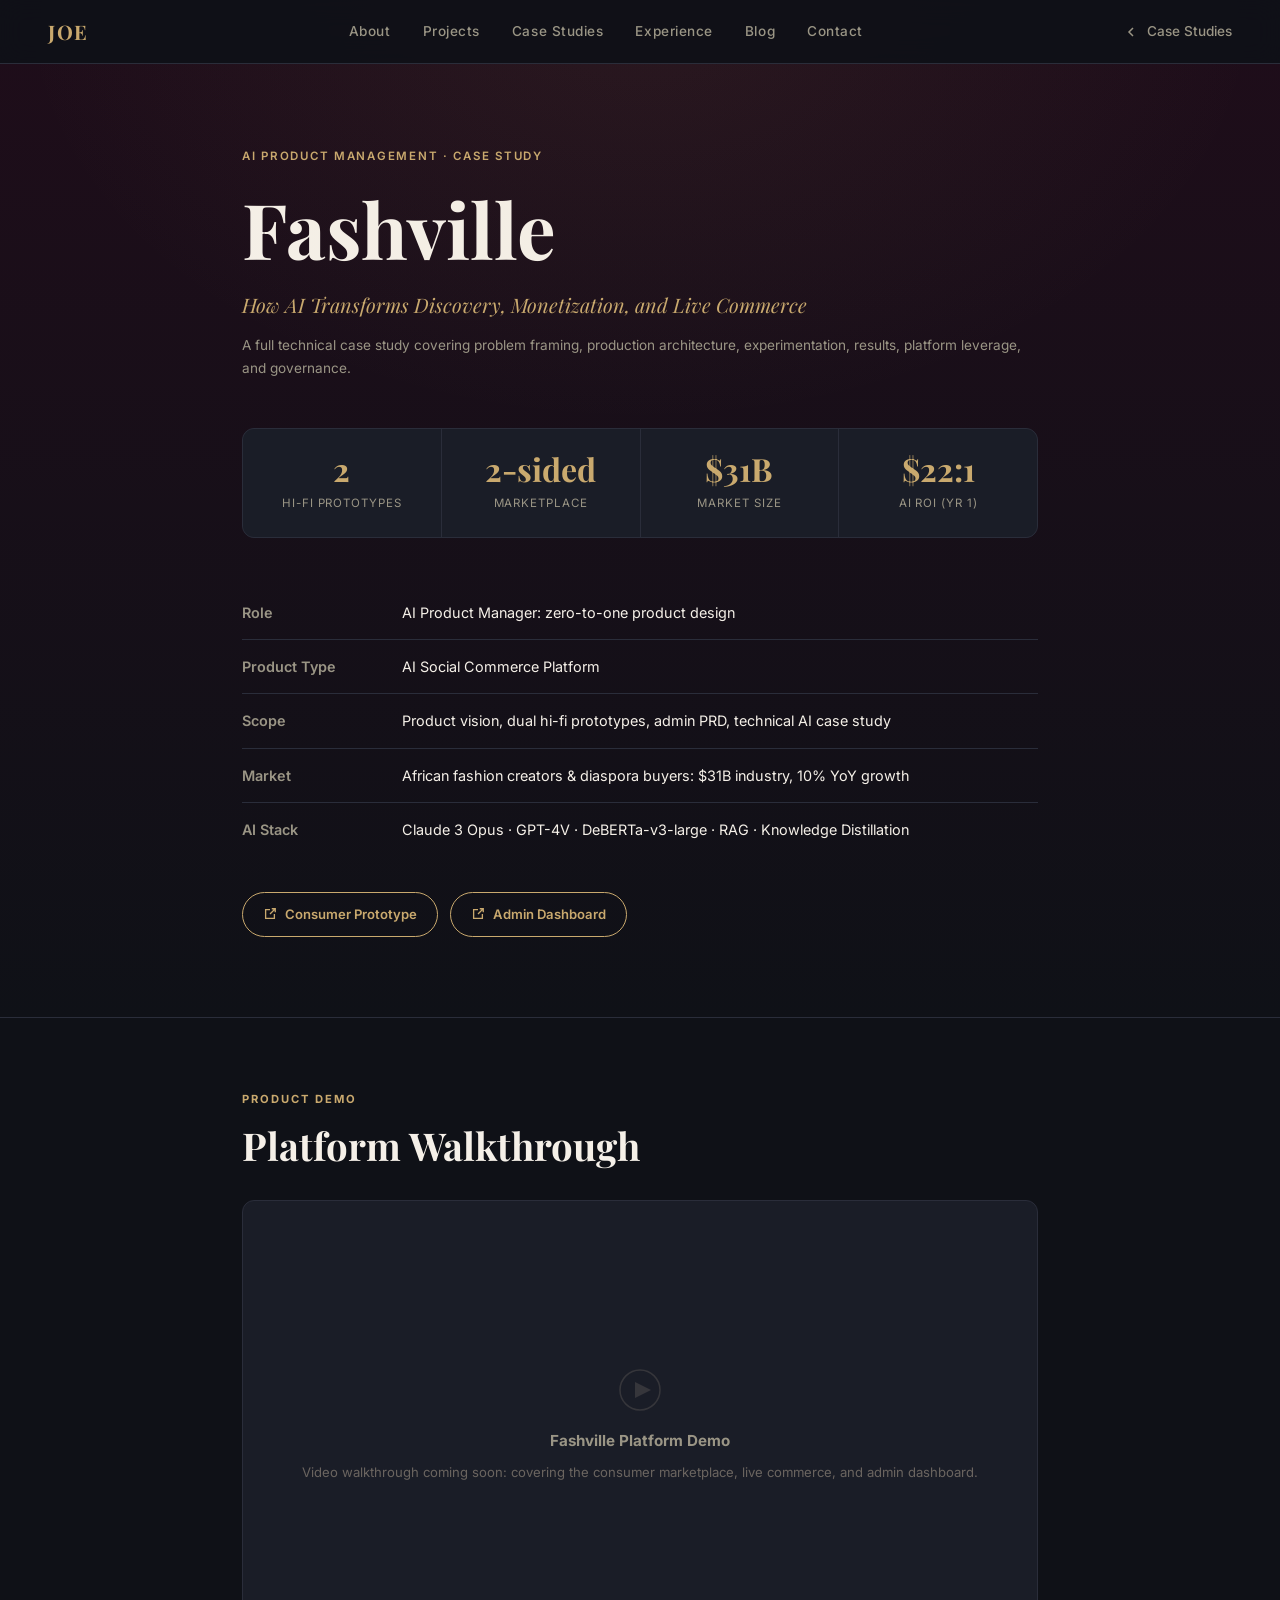
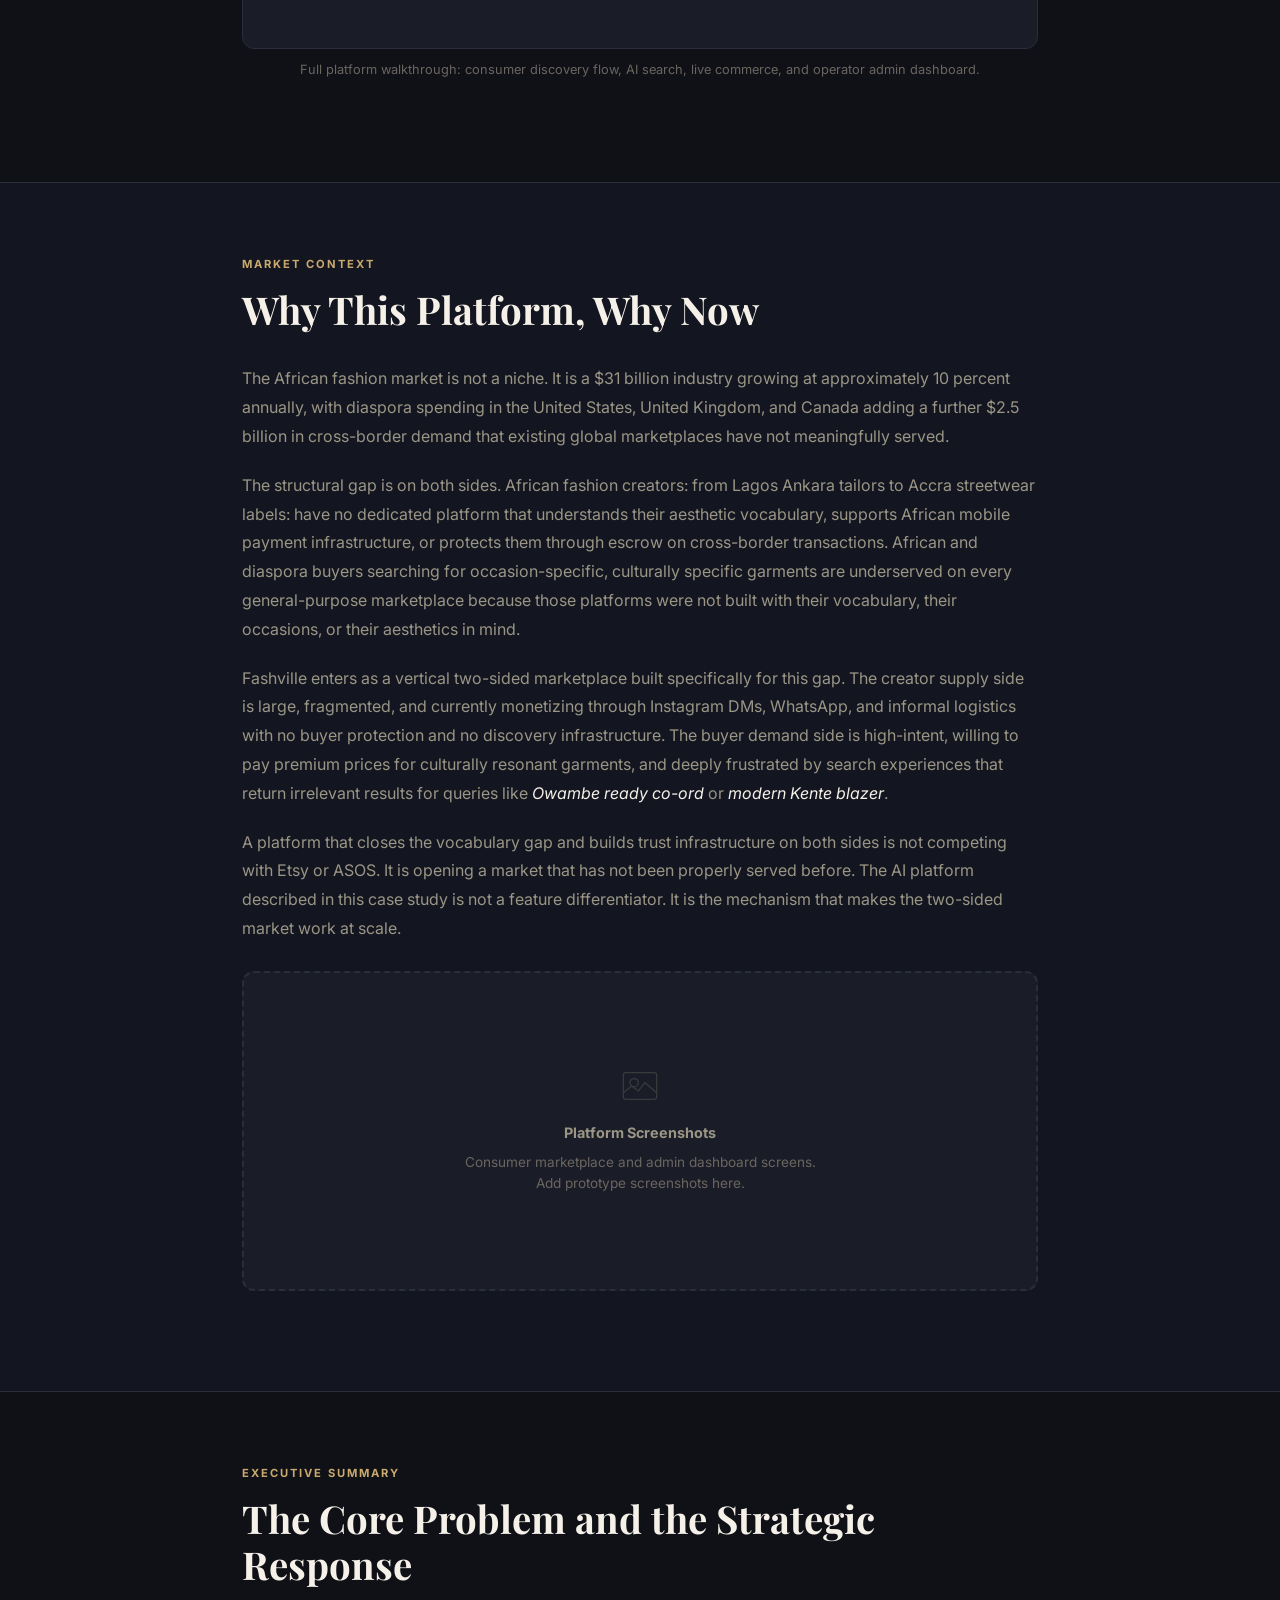
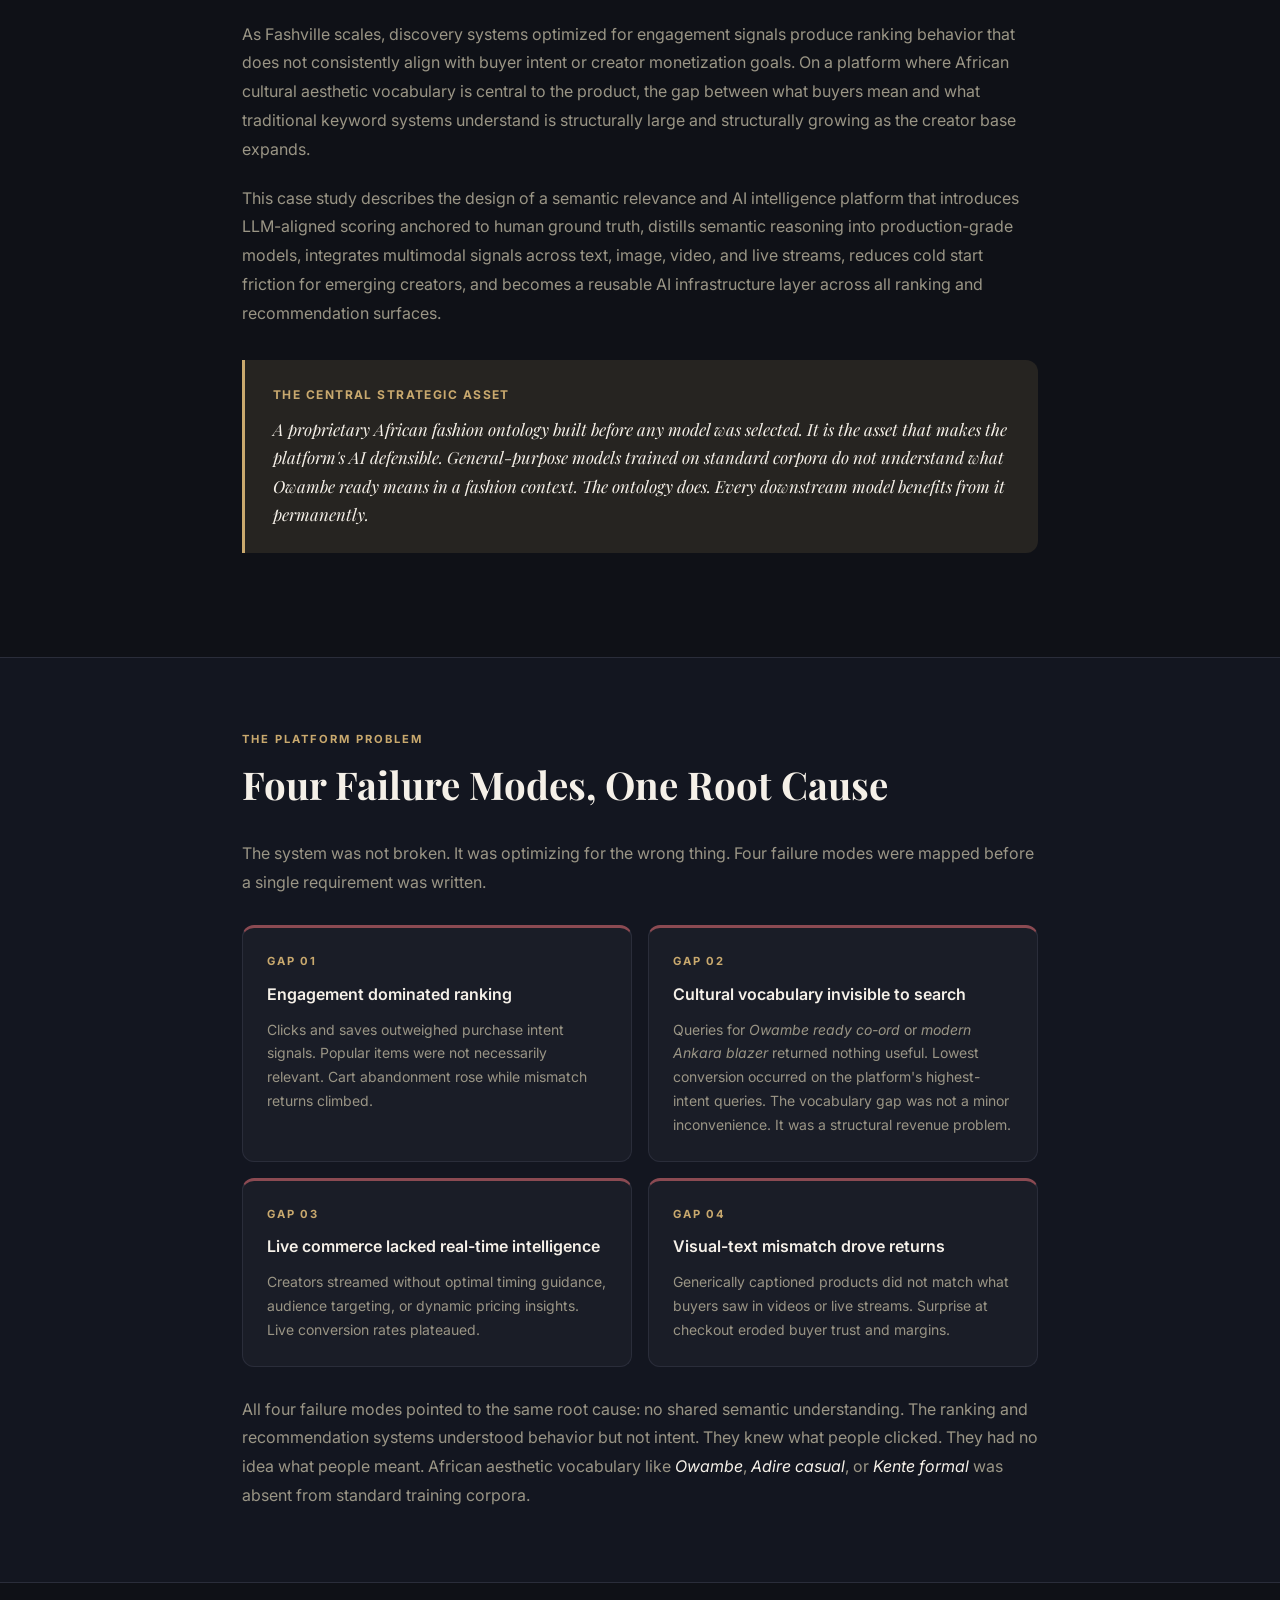
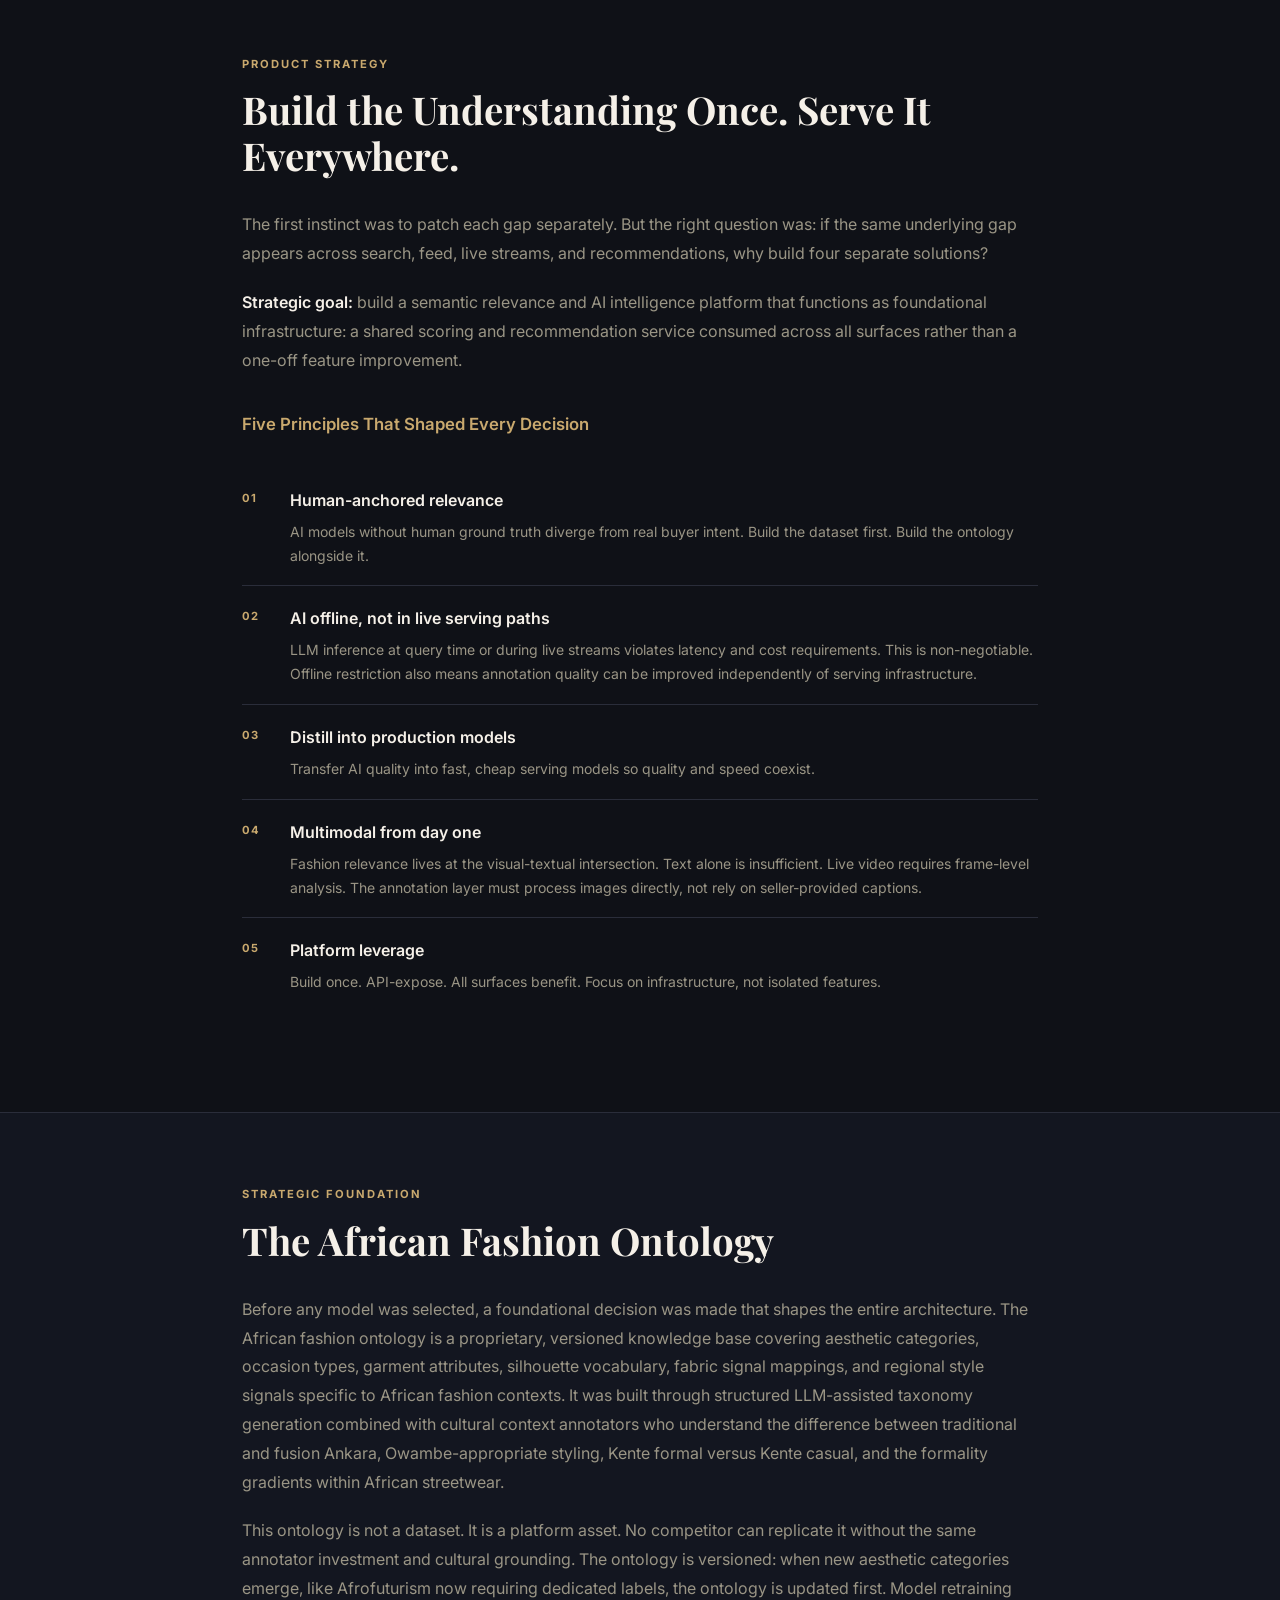
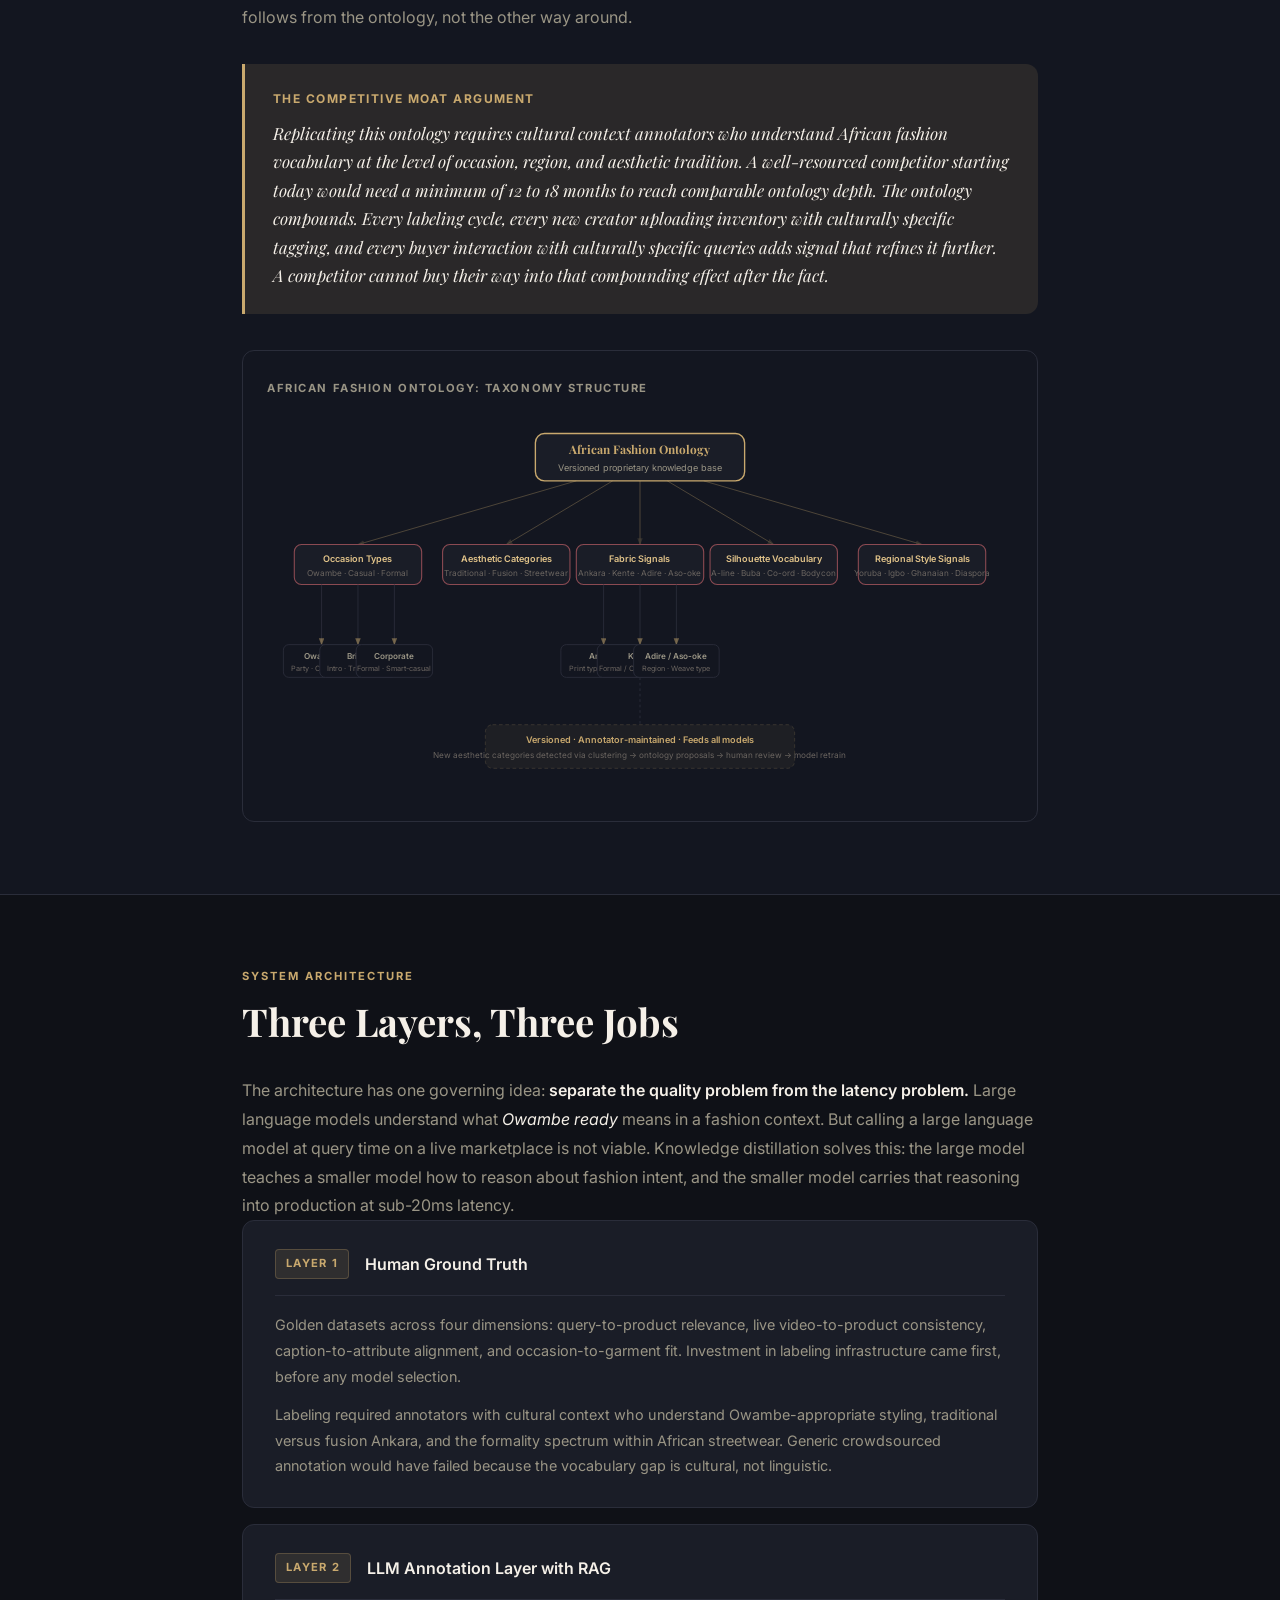
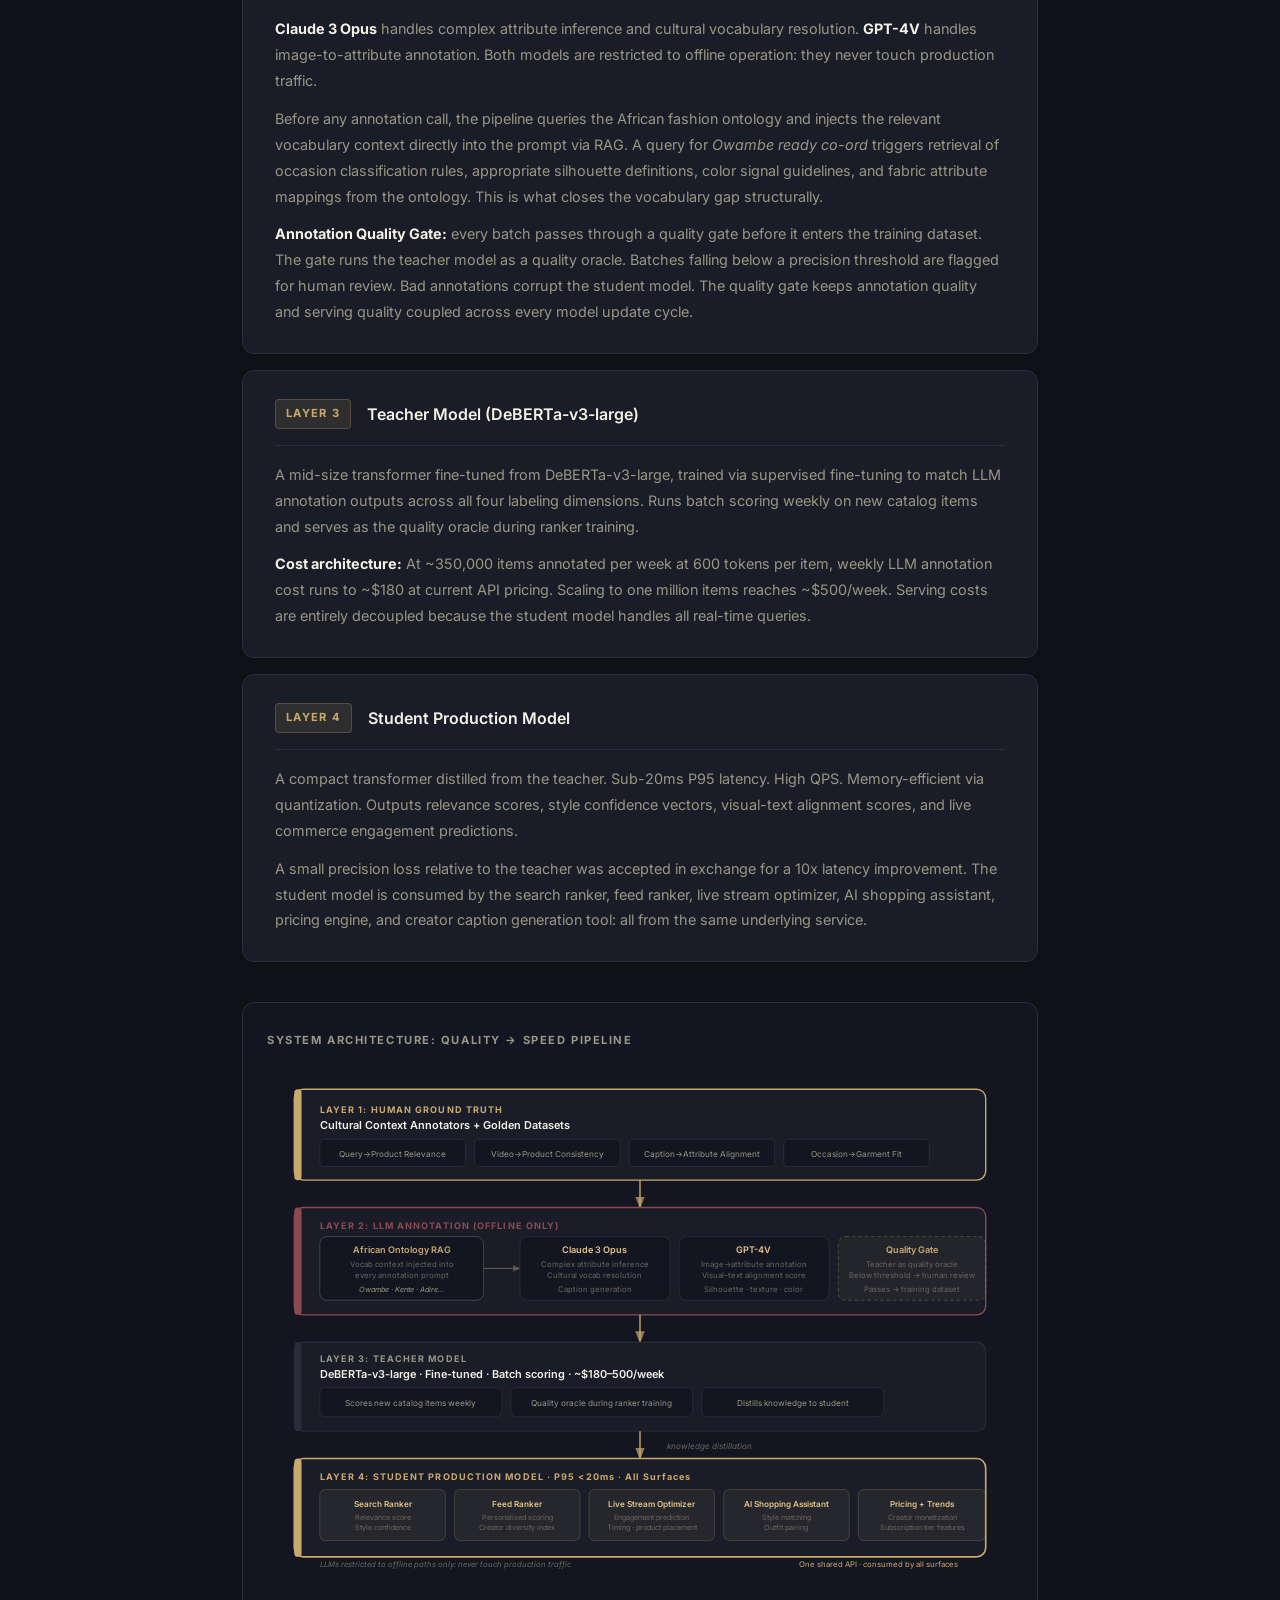
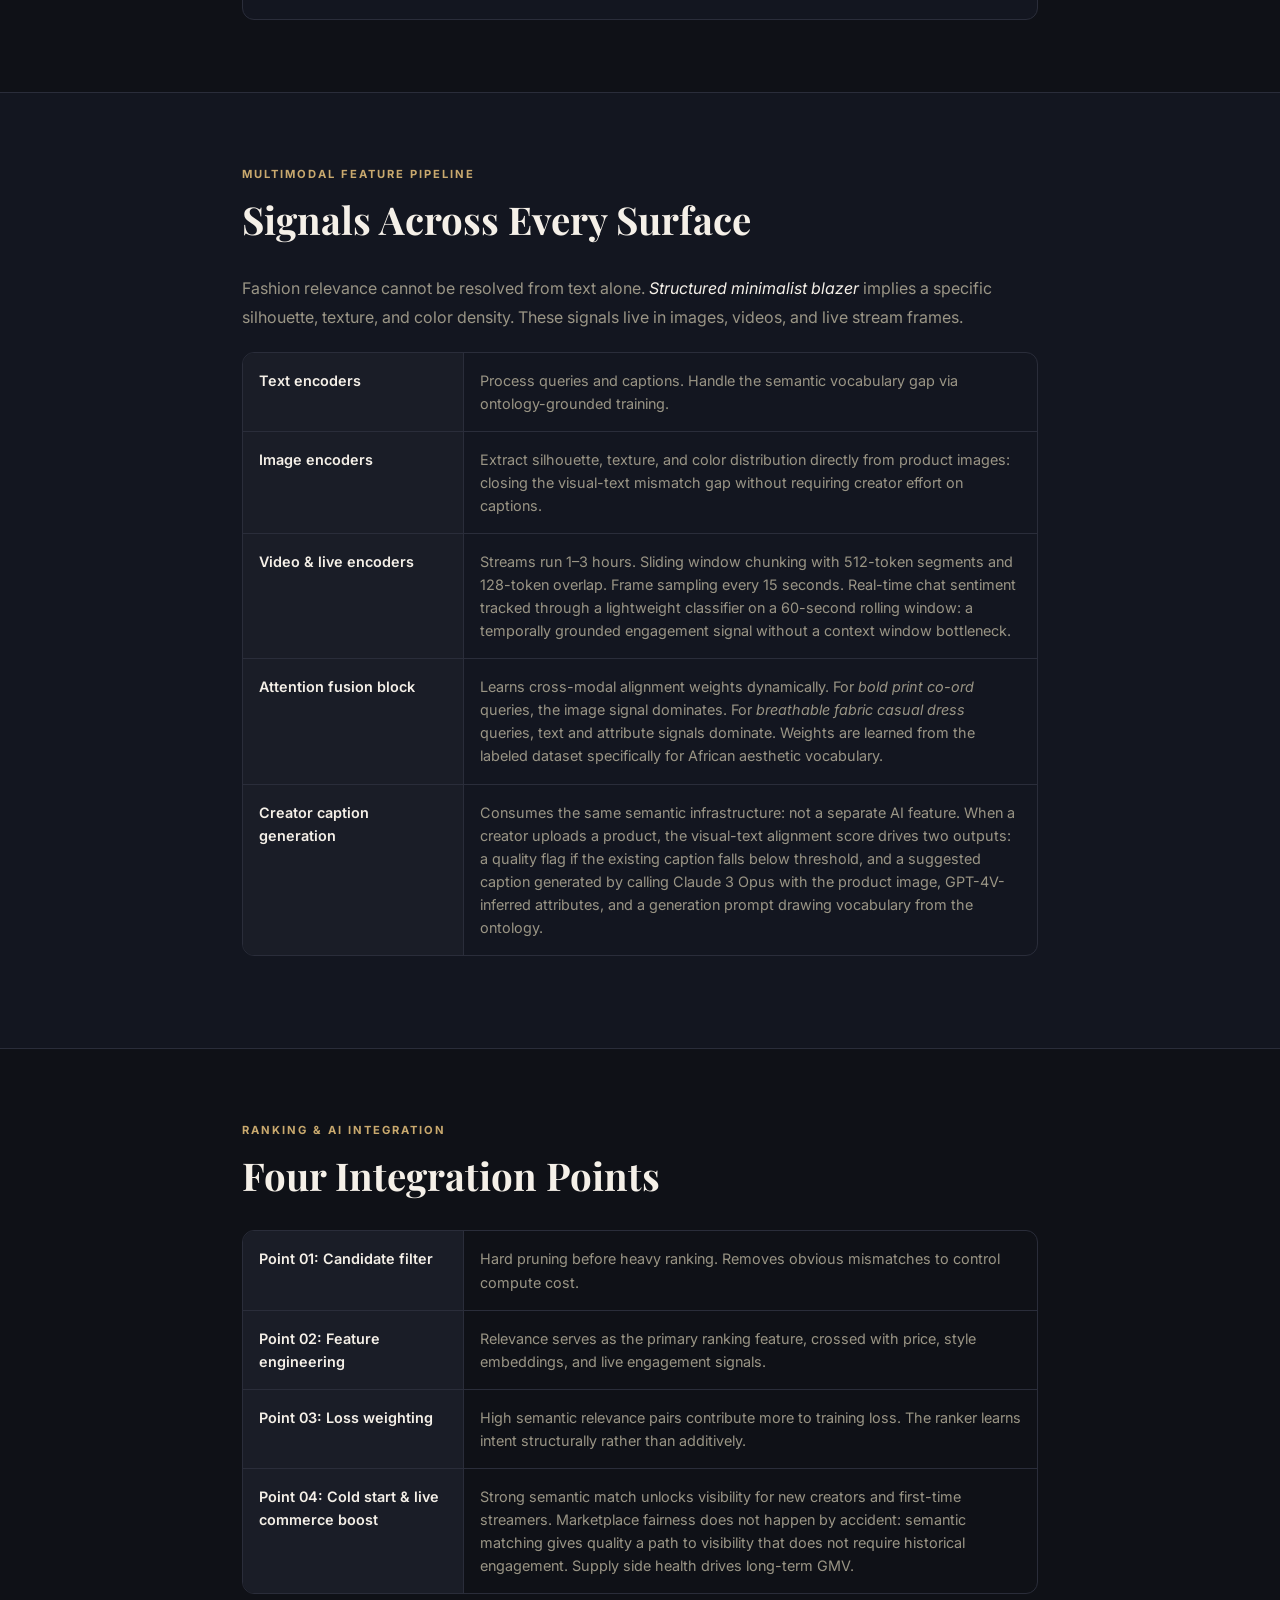
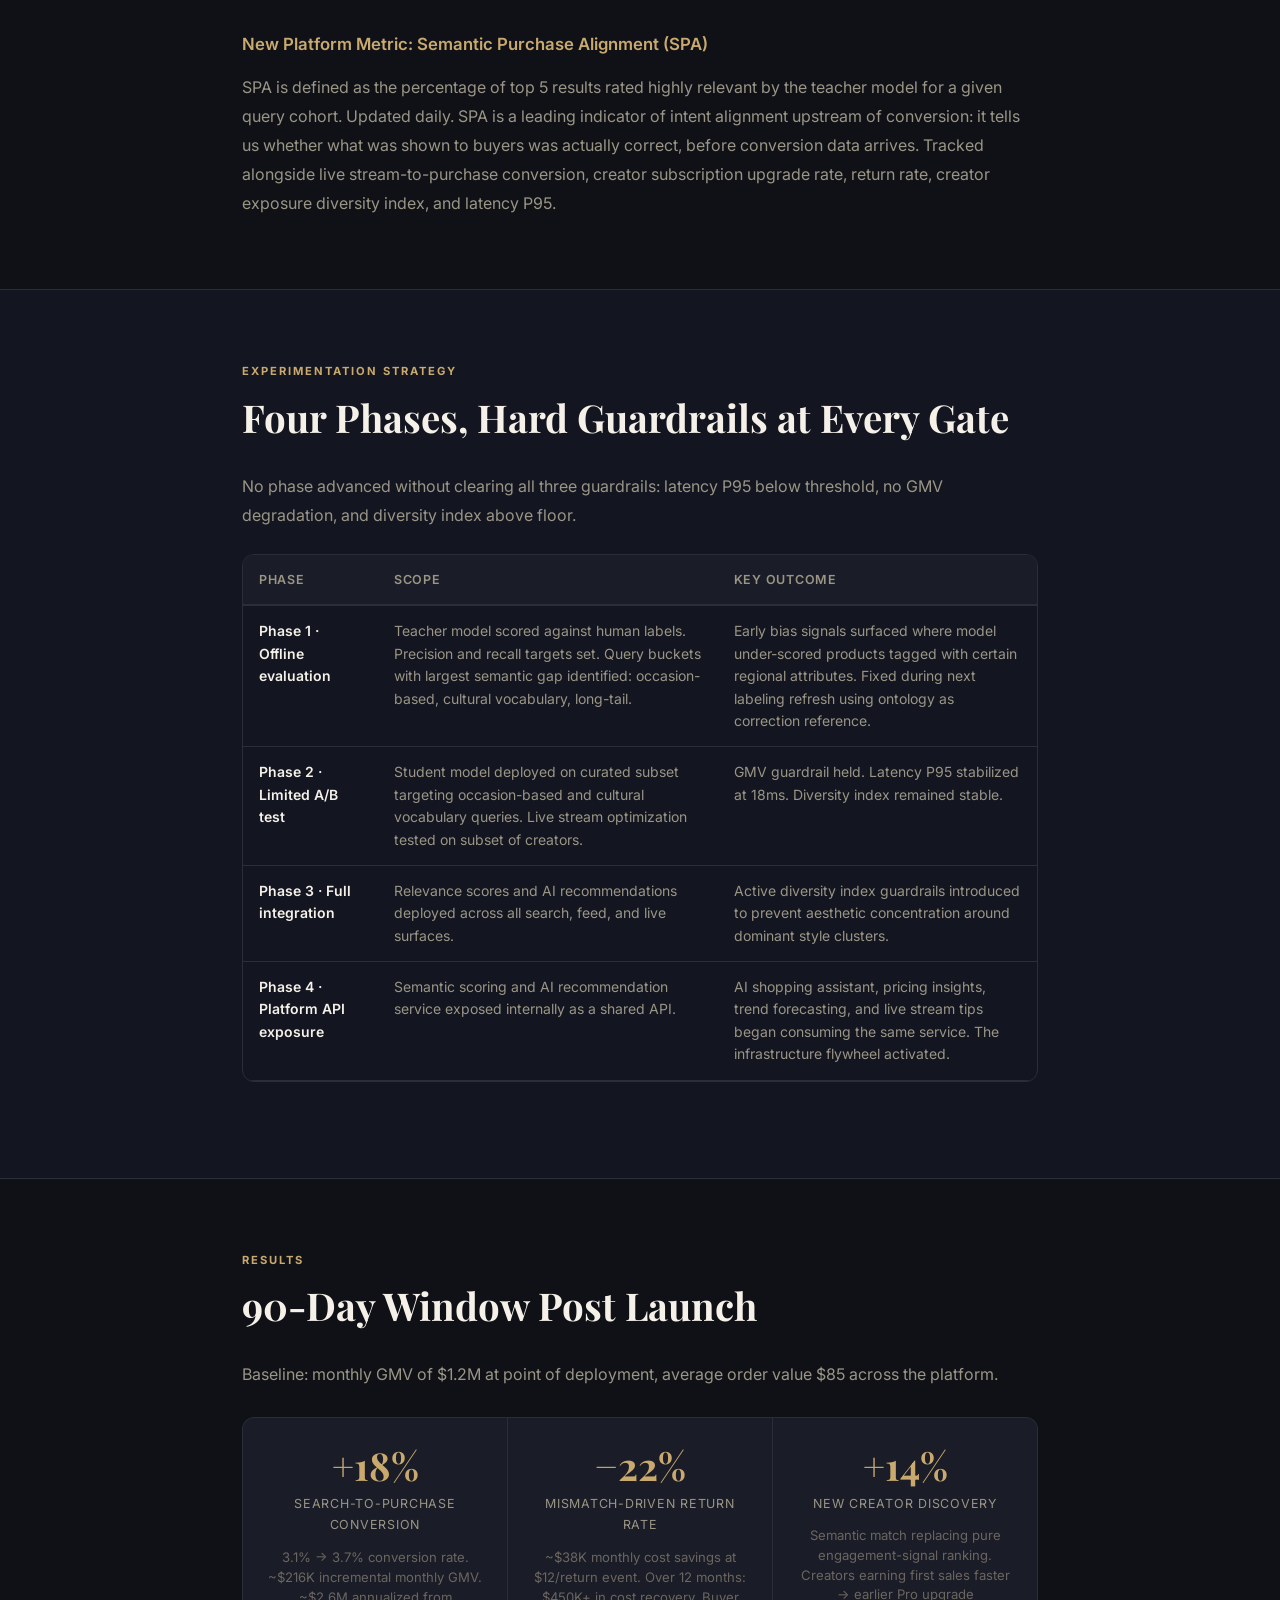
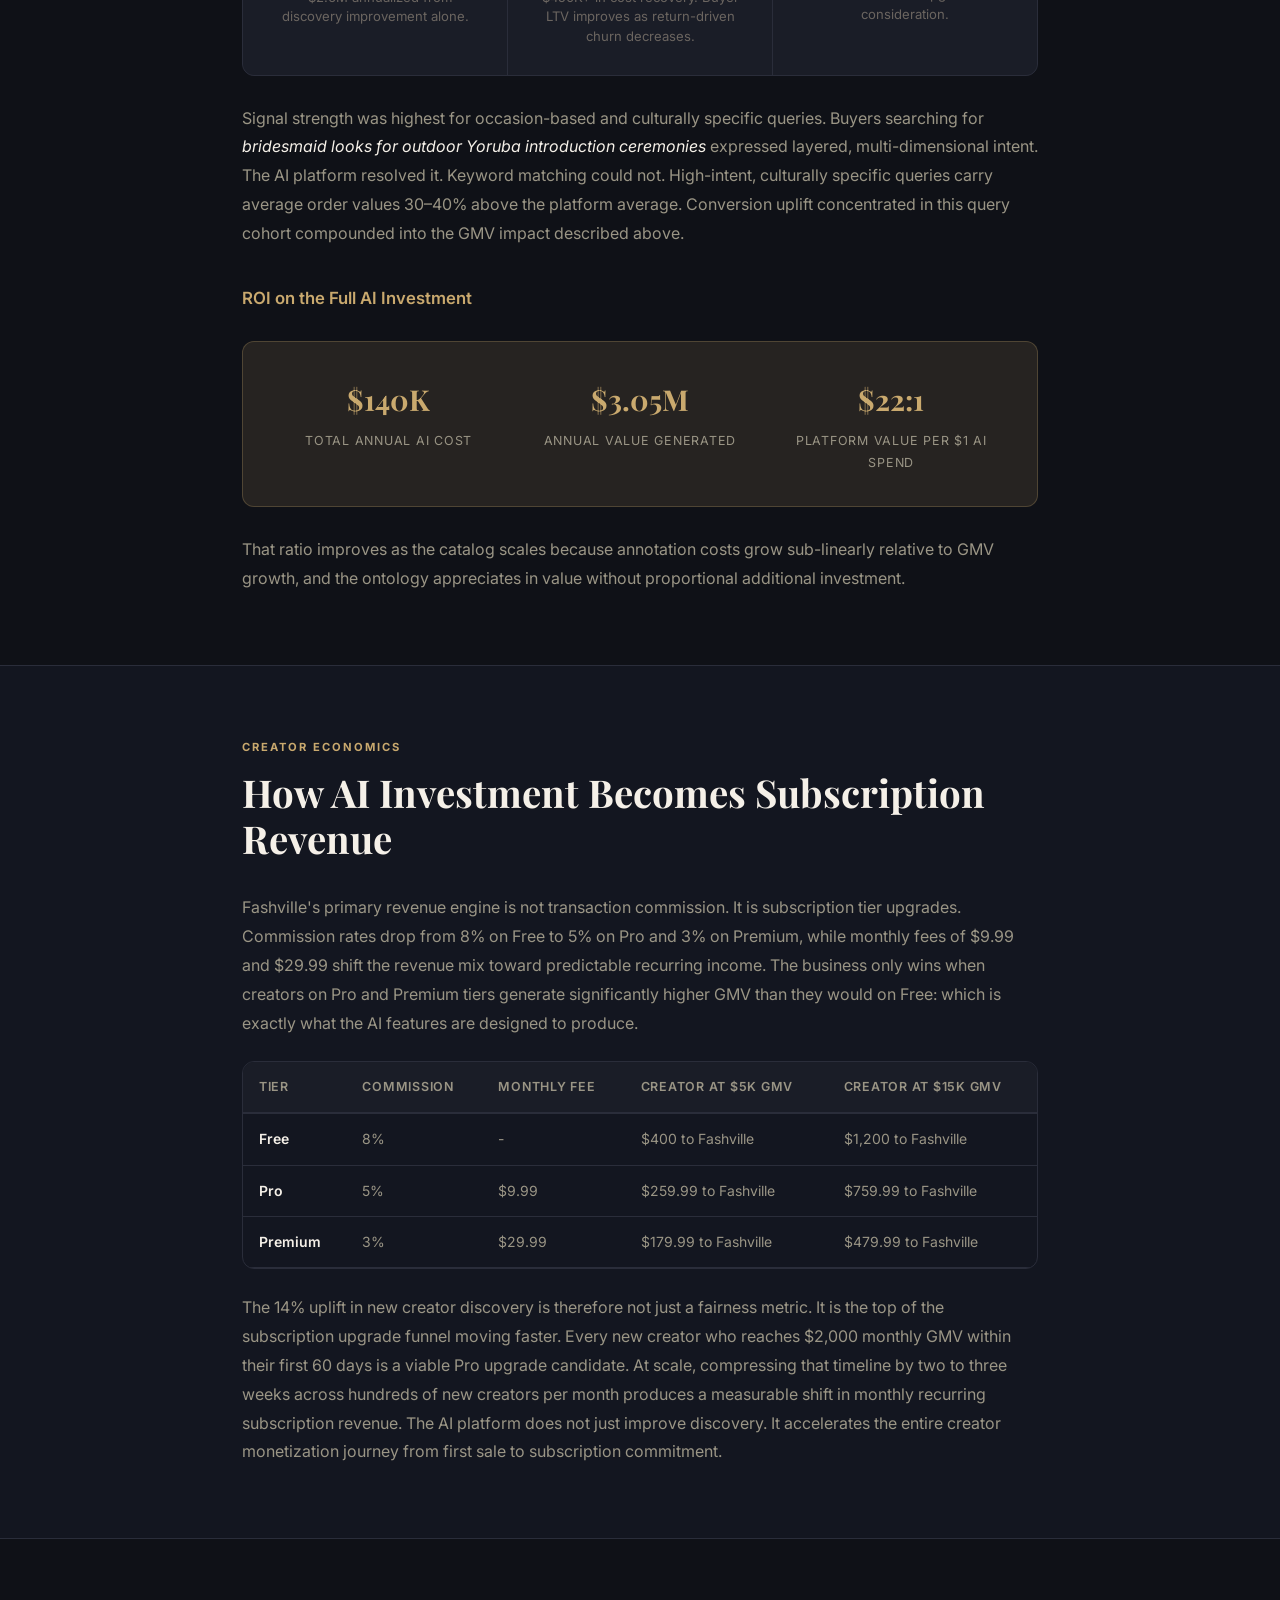
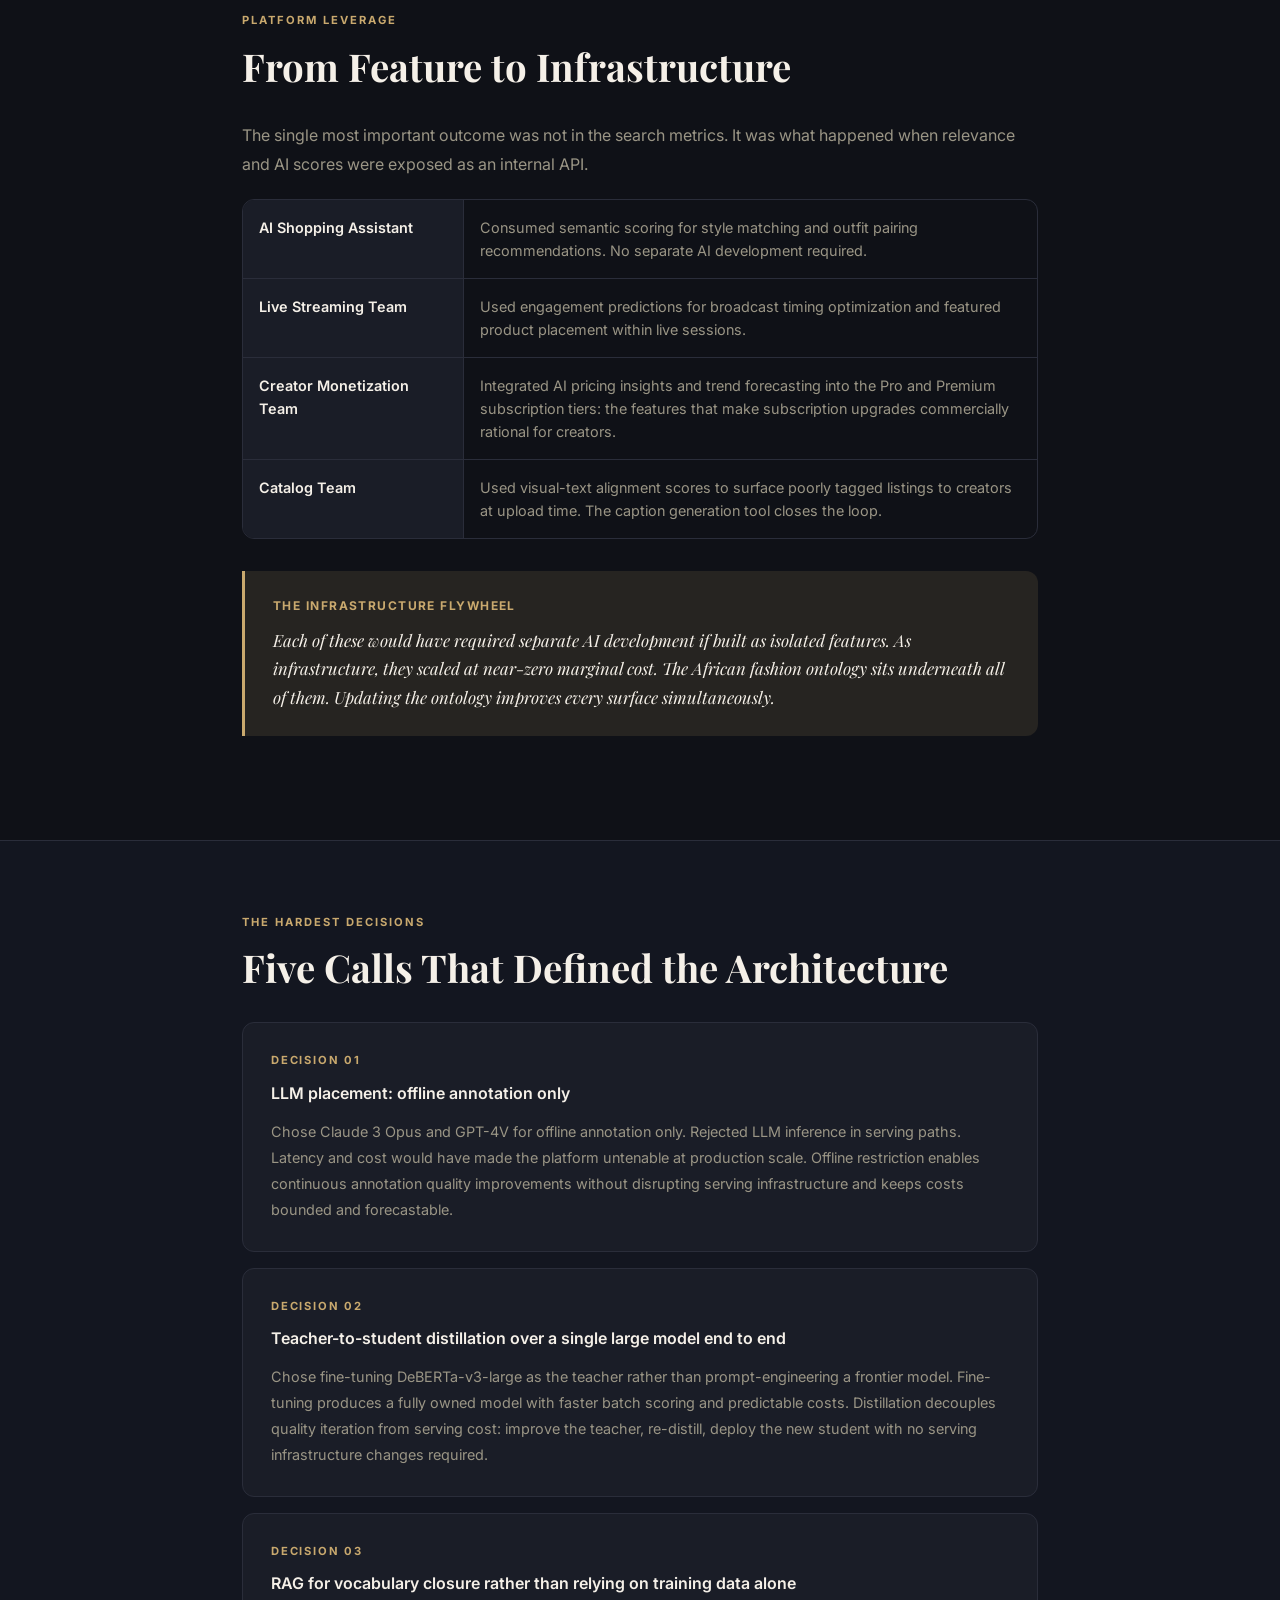
<file: case-studies/fashville.html>
﻿<!DOCTYPE html>
<html lang="en">
<head>
  <meta charset="UTF-8" />
  <meta name="viewport" content="width=device-width, initial-scale=1.0" />
  <meta name="description" content="Fashville: How AI Transforms Discovery, Monetization, and Live Commerce. Full case study by Judith Oluchi Ekeleme." />
  <title>Fashville Case Study: Judith Oluchi Ekeleme</title>

  <link rel="icon" type="image/svg+xml" href="../favicon.svg" />
  <link rel="shortcut icon" href="../favicon.svg" />
  <link rel="preconnect" href="https://fonts.googleapis.com" />
  <link rel="preconnect" href="https://fonts.gstatic.com" crossorigin />
  <link href="https://fonts.googleapis.com/css2?family=Playfair+Display:ital,wght@0,400;0,600;0,700;1,400&family=Inter:wght@300;400;500;600&display=swap" rel="stylesheet" />

  <style>
    *, *::before, *::after { box-sizing: border-box; margin: 0; padding: 0; }

    :root {
      --bg:         #0F1117;
      --bg-alt:     #131620;
      --surface:    #1A1D27;
      --border:     #2A2D3A;
      --gold:       #C9A96E;
      --gold-light: #E2C48A;
      --gold-dim:   rgba(201,169,110,0.12);
      --mauve:      #8B4A52;
      --mauve-dim:  rgba(139,74,82,0.12);
      --text:       #F5F0E8;
      --text-muted: #9A9585;
      --text-dim:   #6B6560;
      --font-serif: 'Playfair Display', Georgia, serif;
      --font-sans:  'Inter', system-ui, sans-serif;
      --radius:     12px;
      --transition: 0.3s cubic-bezier(0.4,0,0.2,1);
    }

    html { scroll-behavior: smooth; font-size: 16px; }
    body { background: var(--bg); color: var(--text); font-family: var(--font-sans); line-height: 1.75; overflow-x: hidden; }
    a { color: inherit; text-decoration: none; }
    ul { list-style: none; }
    img { display: block; max-width: 100%; }
    ::selection { background: var(--gold-dim); color: var(--gold-light); }
    ::-webkit-scrollbar { width: 6px; }
    ::-webkit-scrollbar-track { background: var(--bg); }
    ::-webkit-scrollbar-thumb { background: var(--border); border-radius: 3px; }
    ::-webkit-scrollbar-thumb:hover { background: var(--gold); }

    /* ── NAV ── */
    nav {
      position: fixed; top: 0; left: 0; right: 0; z-index: 100;
      display: flex; align-items: center; justify-content: space-between;
      padding: 0 48px; height: 64px;
      background: rgba(15,17,23,0.92); backdrop-filter: blur(12px);
      border-bottom: 1px solid var(--border);
    }
    .nav-logo { font-family: var(--font-serif); font-size: 1.25rem; font-weight: 700; color: var(--gold); letter-spacing: 0.08em; }
    .nav-links { display: flex; gap: 32px; align-items: center; }
    .nav-links a { font-size: 0.85rem; font-weight: 500; color: var(--text-muted); letter-spacing: 0.04em; transition: color var(--transition); }
    .nav-links a:hover { color: var(--gold); }
    .nav-back { display: flex; align-items: center; gap: 8px; font-size: 0.85rem; font-weight: 500; color: var(--text-muted); transition: color var(--transition); }
    .nav-back:hover { color: var(--gold); }
    .nav-back svg { width: 16px; height: 16px; }

    /* ── HERO ── */
    .cs-hero {
      padding: 140px 0 80px;
      background: linear-gradient(180deg, #1F0D1A 0%, var(--bg) 100%);
      border-bottom: 1px solid var(--border);
      position: relative; overflow: hidden;
    }
    .cs-hero::before {
      content: ''; position: absolute; inset: 0;
      background: radial-gradient(ellipse 70% 60% at 50% 0%, rgba(201,169,110,0.07) 0%, transparent 70%);
      pointer-events: none;
    }
    .container { max-width: 860px; margin: 0 auto; padding: 0 32px; }

    .cs-label { display: inline-block; font-size: 0.72rem; font-weight: 600; letter-spacing: 0.15em; text-transform: uppercase; color: var(--gold); margin-bottom: 20px; }
    .cs-title { font-family: var(--font-serif); font-size: clamp(2.8rem, 6vw, 5rem); font-weight: 700; line-height: 1.1; color: var(--text); margin-bottom: 16px; }
    .cs-subtitle { font-family: var(--font-serif); font-size: clamp(1rem, 2vw, 1.25rem); font-style: italic; color: var(--gold); margin-bottom: 12px; }
    .cs-tagline { font-size: 0.85rem; color: var(--text-muted); margin-bottom: 48px; line-height: 1.7; }

    .stats-bar { display: grid; grid-template-columns: repeat(4, 1fr); gap: 1px; background: var(--border); border: 1px solid var(--border); border-radius: var(--radius); overflow: hidden; margin-bottom: 48px; }
    .stat-cell { background: var(--surface); padding: 24px 20px; text-align: center; }
    .stat-value { font-family: var(--font-serif); font-size: 2rem; font-weight: 700; color: var(--gold); line-height: 1; margin-bottom: 8px; }
    .stat-label { font-size: 0.72rem; color: var(--text-muted); letter-spacing: 0.08em; text-transform: uppercase; }

    .meta-table { width: 100%; border-collapse: collapse; font-size: 0.9rem; }
    .meta-table tr { border-bottom: 1px solid var(--border); }
    .meta-table tr:last-child { border-bottom: none; }
    .meta-table td { padding: 14px 0; vertical-align: top; }
    .meta-table td:first-child { font-weight: 600; color: var(--text-muted); width: 160px; padding-right: 24px; }

    .proto-links { display: flex; gap: 12px; flex-wrap: wrap; margin-top: 36px; }
    .proto-btn { display: inline-flex; align-items: center; gap: 8px; font-size: 0.82rem; font-weight: 600; padding: 10px 20px; border-radius: 100px; border: 1px solid var(--gold); color: var(--gold); transition: all var(--transition); }
    .proto-btn:hover { background: var(--gold-dim); }
    .proto-btn svg { width: 14px; height: 14px; }

    /* ── SECTIONS ── */
    .cs-section { padding: 72px 0; border-bottom: 1px solid var(--border); }
    .cs-section:nth-child(even) { background: var(--bg-alt); }

    .section-label { font-size: 0.7rem; font-weight: 700; letter-spacing: 0.18em; text-transform: uppercase; color: var(--gold); margin-bottom: 12px; }
    .section-title { font-family: var(--font-serif); font-size: clamp(1.6rem, 3vw, 2.4rem); font-weight: 700; color: var(--text); margin-bottom: 32px; line-height: 1.2; }
    .sub-heading { font-size: 1.05rem; font-weight: 600; color: var(--gold); margin: 36px 0 14px; }

    .prose p { font-size: 1rem; color: var(--text-muted); margin-bottom: 20px; line-height: 1.8; }
    .prose p:last-child { margin-bottom: 0; }
    .prose em { color: var(--text); font-style: italic; }
    .prose strong { color: var(--text); font-weight: 600; }

    .callout { background: var(--gold-dim); border-left: 3px solid var(--gold); border-radius: 0 var(--radius) var(--radius) 0; padding: 24px 28px; margin: 32px 0; }
    .callout-label { font-size: 0.75rem; font-weight: 700; letter-spacing: 0.12em; text-transform: uppercase; color: var(--gold); margin-bottom: 10px; }
    .callout p { font-family: var(--font-serif); font-style: italic; font-size: 1.05rem; color: var(--text); line-height: 1.7; margin: 0; }

    /* ── MEDIA: IMAGE PLACEHOLDER ── */
    .media-placeholder {
      width: 100%; border: 2px dashed var(--border);
      border-radius: var(--radius); background: var(--surface);
      display: flex; flex-direction: column; align-items: center; justify-content: center;
      padding: 48px 24px; text-align: center; margin: 28px 0;
      color: var(--text-dim);
    }
    .media-placeholder svg { width: 40px; height: 40px; margin-bottom: 14px; opacity: 0.4; }
    .media-placeholder p { font-size: 0.85rem; line-height: 1.6; }
    .media-placeholder strong { color: var(--text-muted); display: block; margin-bottom: 6px; font-size: 0.9rem; }
    .media-placeholder.tall { min-height: 320px; }
    .media-placeholder.short { min-height: 200px; }

    /* ── MEDIA: VIDEO EMBED ── */
    .video-section { margin: 28px 0; }
    .video-wrap {
      position: relative; width: 100%; padding-top: 56.25%; /* 16:9 */
      background: var(--surface); border-radius: var(--radius);
      border: 1px solid var(--border); overflow: hidden;
    }
    .video-wrap iframe, .video-wrap video {
      position: absolute; inset: 0; width: 100%; height: 100%; border: none;
    }
    .video-placeholder {
      position: absolute; inset: 0;
      display: flex; flex-direction: column; align-items: center; justify-content: center;
      color: var(--text-dim); text-align: center; padding: 24px;
    }
    .video-placeholder svg { width: 48px; height: 48px; margin-bottom: 14px; opacity: 0.35; }
    .video-placeholder strong { color: var(--text-muted); display: block; margin-bottom: 8px; font-size: 0.95rem; }
    .video-placeholder p { font-size: 0.82rem; line-height: 1.6; }
    .video-caption { font-size: 0.8rem; color: var(--text-dim); margin-top: 10px; text-align: center; }

    /* ── GAP CARDS ── */
    .gaps-grid { display: grid; grid-template-columns: 1fr 1fr; gap: 16px; margin: 28px 0; }
    .gap-card { background: var(--surface); border: 1px solid var(--border); border-radius: var(--radius); padding: 24px; border-top: 3px solid var(--mauve); transition: border-color var(--transition); }
    .gap-card:hover { border-top-color: var(--gold); }
    .gap-num { font-size: 0.7rem; font-weight: 700; letter-spacing: 0.16em; color: var(--gold); text-transform: uppercase; margin-bottom: 8px; }
    .gap-title { font-weight: 600; color: var(--text); margin-bottom: 10px; }
    .gap-body { font-size: 0.875rem; color: var(--text-muted); line-height: 1.7; }

    /* ── PRINCIPLES ── */
    .principles-list { margin: 28px 0; }
    .principle-item { display: flex; gap: 20px; align-items: flex-start; padding: 18px 0; border-bottom: 1px solid var(--border); }
    .principle-item:last-child { border-bottom: none; }
    .principle-num { font-size: 0.7rem; font-weight: 700; color: var(--gold); letter-spacing: 0.1em; min-width: 28px; margin-top: 3px; }
    .principle-content h4 { font-weight: 600; color: var(--text); margin-bottom: 6px; }
    .principle-content p { font-size: 0.875rem; color: var(--text-muted); line-height: 1.7; }

    /* ── LAYER CARDS ── */
    .layer-card { background: var(--surface); border: 1px solid var(--border); border-radius: var(--radius); padding: 28px 32px; margin-bottom: 16px; }
    .layer-header { display: flex; align-items: center; gap: 16px; margin-bottom: 16px; padding-bottom: 16px; border-bottom: 1px solid var(--border); }
    .layer-badge { font-size: 0.7rem; font-weight: 700; letter-spacing: 0.12em; text-transform: uppercase; padding: 4px 10px; border-radius: 4px; background: var(--gold-dim); color: var(--gold); border: 1px solid rgba(201,169,110,0.25); }
    .layer-title { font-weight: 600; color: var(--text); font-size: 1rem; }
    .layer-body { font-size: 0.9rem; color: var(--text-muted); line-height: 1.8; }
    .layer-body p { margin-bottom: 12px; }
    .layer-body p:last-child { margin-bottom: 0; }
    .layer-body strong { color: var(--text); }

    /* ── DATA TABLE ── */
    .table-wrapper { overflow-x: auto; border: 1px solid var(--border); border-radius: var(--radius); margin: 24px 0; }
    .data-table { width: 100%; border-collapse: collapse; font-size: 0.875rem; }
    .data-table thead tr { background: var(--surface); }
    .data-table thead th { padding: 14px 16px; text-align: left; font-weight: 600; color: var(--text-muted); font-size: 0.78rem; letter-spacing: 0.06em; text-transform: uppercase; border-bottom: 2px solid var(--border); }
    .data-table tbody tr { border-bottom: 1px solid var(--border); transition: background var(--transition); }
    .data-table tbody tr:hover { background: rgba(201,169,110,0.04); }
    .data-table td { padding: 14px 16px; vertical-align: top; color: var(--text-muted); line-height: 1.6; }
    .data-table td:first-child { font-weight: 600; color: var(--text); }

    /* ── RESULTS ── */
    .results-grid { display: grid; grid-template-columns: repeat(3, 1fr); gap: 1px; background: var(--border); border: 1px solid var(--border); border-radius: var(--radius); overflow: hidden; margin: 28px 0; }
    .result-cell { background: var(--surface); padding: 28px 24px; text-align: center; }
    .result-value { font-family: var(--font-serif); font-size: 2.4rem; font-weight: 700; color: var(--gold); line-height: 1; margin-bottom: 8px; }
    .result-label { font-size: 0.78rem; color: var(--text-muted); letter-spacing: 0.06em; text-transform: uppercase; margin-bottom: 12px; }
    .result-detail { font-size: 0.82rem; color: var(--text-dim); line-height: 1.5; }

    /* ── ROI ── */
    .roi-box { background: var(--gold-dim); border: 1px solid rgba(201,169,110,0.25); border-radius: var(--radius); padding: 32px; margin: 28px 0; display: grid; grid-template-columns: repeat(3, 1fr); gap: 24px; }
    .roi-item { text-align: center; }
    .roi-value { font-family: var(--font-serif); font-size: 1.8rem; font-weight: 700; color: var(--gold); margin-bottom: 6px; }
    .roi-label { font-size: 0.78rem; color: var(--text-muted); letter-spacing: 0.06em; text-transform: uppercase; }

    /* ── KV TABLE ── */
    .kv-wrap { border: 1px solid var(--border); border-radius: var(--radius); overflow: hidden; margin: 20px 0; }
    .kv-table { width: 100%; border-collapse: collapse; font-size: 0.9rem; }
    .kv-table tr { border-bottom: 1px solid var(--border); }
    .kv-table tr:last-child { border-bottom: none; }
    .kv-table td { padding: 16px; vertical-align: top; line-height: 1.6; }
    .kv-table td:first-child { font-weight: 600; color: var(--text); width: 220px; background: var(--surface); border-right: 1px solid var(--border); }
    .kv-table td:last-child { color: var(--text-muted); }

    /* ── DECISION CARDS ── */
    .decision-card { background: var(--surface); border: 1px solid var(--border); border-radius: var(--radius); padding: 28px; margin-bottom: 16px; transition: border-color var(--transition); }
    .decision-card:hover { border-color: rgba(201,169,110,0.3); }
    .decision-num { font-size: 0.7rem; font-weight: 700; letter-spacing: 0.16em; text-transform: uppercase; color: var(--gold); margin-bottom: 8px; }
    .decision-title { font-weight: 600; color: var(--text); font-size: 1rem; margin-bottom: 12px; }
    .decision-body { font-size: 0.9rem; color: var(--text-muted); line-height: 1.8; }

    /* ── GOVERNANCE ── */
    .gov-list { margin: 20px 0; }
    .gov-item { display: flex; gap: 14px; align-items: flex-start; padding: 12px 0; border-bottom: 1px solid var(--border); font-size: 0.9rem; color: var(--text-muted); line-height: 1.6; }
    .gov-item:last-child { border-bottom: none; }
    .gov-dot { width: 6px; height: 6px; border-radius: 50%; background: var(--gold); flex-shrink: 0; margin-top: 8px; }

    /* ── LEARNINGS ── */
    .learnings-grid { display: grid; grid-template-columns: 1fr 1fr; gap: 16px; margin-top: 24px; }
    .learning-card { background: var(--surface); border: 1px solid var(--border); border-radius: var(--radius); padding: 24px; }
    .learning-num { font-size: 0.7rem; font-weight: 700; color: var(--gold); letter-spacing: 0.12em; margin-bottom: 8px; }
    .learning-card h4 { font-weight: 600; color: var(--text); margin-bottom: 10px; }
    .learning-card p { font-size: 0.875rem; color: var(--text-muted); line-height: 1.7; }

    /* ── DIAGRAMS ── */
    .diagram-wrap { border: 1px solid var(--border); border-radius: var(--radius); background: var(--bg-alt); padding: 28px 24px 20px; overflow-x: auto; }
    .diagram-label { font-size: 0.7rem; font-weight: 700; letter-spacing: 0.14em; text-transform: uppercase; color: var(--text-muted); margin-bottom: 20px; }

    /* ── FOOTER ── */
    footer { padding: 48px 32px; border-top: 1px solid var(--border); text-align: center; }
    .footer-back { display: inline-flex; align-items: center; gap: 10px; font-size: 0.875rem; color: var(--text-muted); border: 1px solid var(--border); padding: 12px 24px; border-radius: 100px; transition: all var(--transition); margin-bottom: 32px; }
    .footer-back:hover { border-color: var(--gold); color: var(--gold); }
    .footer-copy { font-size: 0.8rem; color: var(--text-dim); }

    /* ── RESPONSIVE ── */
    @media (max-width: 768px) {
      nav { padding: 0 24px; }
      .nav-links { display: none; }
      .cs-hero { padding: 100px 0 60px; }
      .stats-bar { grid-template-columns: repeat(2, 1fr); }
      .gaps-grid { grid-template-columns: 1fr; }
      .results-grid { grid-template-columns: 1fr; }
      .roi-box { grid-template-columns: 1fr; }
      .learnings-grid { grid-template-columns: 1fr; }
      .kv-table td:first-child { width: 140px; font-size: 0.82rem; }
    }
    @media (max-width: 480px) {
      .cs-title { font-size: 2.2rem; }
      .stats-bar { grid-template-columns: 1fr 1fr; }
    }
  </style>
</head>
<body>

  <!-- NAV -->
  <nav>
    <a href="../index.html" class="nav-logo">JOE</a>
    <div class="nav-links">
      <a href="../index.html#about">About</a>
      <a href="../index.html#projects">Projects</a>
      <a href="../case-studies.html">Case Studies</a>
      <a href="../index.html#experience">Experience</a>
      <a href="../blog.html">Blog</a>
      <a href="../index.html#contact">Contact</a>
    </div>
    <a href="../case-studies.html" class="nav-back">
      <svg viewBox="0 0 16 16" fill="none" stroke="currentColor" stroke-width="1.5"><path d="M10 12L6 8l4-4"/></svg>
      Case Studies
    </a>
  </nav>

  <!-- HERO -->
  <section class="cs-hero">
    <div class="container">
      <span class="cs-label">AI Product Management · Case Study</span>
      <h1 class="cs-title">Fashville</h1>
      <p class="cs-subtitle">How AI Transforms Discovery, Monetization, and Live Commerce</p>
      <p class="cs-tagline">A full technical case study covering problem framing, production architecture, experimentation, results, platform leverage, and governance.</p>

      <div class="stats-bar">
        <div class="stat-cell"><div class="stat-value">2</div><div class="stat-label">Hi-Fi Prototypes</div></div>
        <div class="stat-cell"><div class="stat-value">2-sided</div><div class="stat-label">Marketplace</div></div>
        <div class="stat-cell"><div class="stat-value">$31B</div><div class="stat-label">Market Size</div></div>
        <div class="stat-cell"><div class="stat-value">$22:1</div><div class="stat-label">AI ROI (Yr 1)</div></div>
      </div>

      <table class="meta-table">
        <tr><td>Role</td><td>AI Product Manager: zero-to-one product design</td></tr>
        <tr><td>Product Type</td><td>AI Social Commerce Platform</td></tr>
        <tr><td>Scope</td><td>Product vision, dual hi-fi prototypes, admin PRD, technical AI case study</td></tr>
        <tr><td>Market</td><td>African fashion creators &amp; diaspora buyers: $31B industry, 10% YoY growth</td></tr>
        <tr><td>AI Stack</td><td>Claude 3 Opus · GPT-4V · DeBERTa-v3-large · RAG · Knowledge Distillation</td></tr>
      </table>

      <div class="proto-links">
        <a href="https://chat.qwen.ai/s/deploy/t_ac4274c9-037c-4e0b-b9da-22ef0451b787" target="_blank" rel="noopener" class="proto-btn">
          <svg viewBox="0 0 16 16" fill="none" stroke="currentColor" stroke-width="1.5"><path d="M8 3H3v10h10V8M10 2h4v4M14 2L8 8"/></svg>
          Consumer Prototype
        </a>
        <a href="https://chat.qwen.ai/s/deploy/t_fd3ebaf5-4c4b-403d-b119-22c2fe8f0906" target="_blank" rel="noopener" class="proto-btn">
          <svg viewBox="0 0 16 16" fill="none" stroke="currentColor" stroke-width="1.5"><path d="M8 3H3v10h10V8M10 2h4v4M14 2L8 8"/></svg>
          Admin Dashboard
        </a>
      </div>
    </div>
  </section>

  <!-- PRODUCT DEMO VIDEO -->
  <section class="cs-section" id="demo">
    <div class="container">
      <p class="section-label">Product Demo</p>
      <h2 class="section-title">Platform Walkthrough</h2>

      <div class="video-section">
        <div class="video-wrap">
          <!--
            TO ADD VIDEO: replace this placeholder div with one of the following:

            YouTube embed:
            <iframe src="https://www.youtube.com/embed/YOUR_VIDEO_ID" allowfullscreen></iframe>

            Self-hosted video:
            <video controls poster="path/to/thumbnail.jpg">
              <source src="path/to/demo.mp4" type="video/mp4">
            </video>
          -->
          <div class="video-placeholder">
            <svg viewBox="0 0 48 48" fill="none" stroke="currentColor" stroke-width="1.5">
              <circle cx="24" cy="24" r="20"/>
              <polygon points="19,16 35,24 19,32" fill="currentColor" stroke="none"/>
            </svg>
            <strong>Fashville Platform Demo</strong>
            <p>Video walkthrough coming soon: covering the consumer marketplace, live commerce, and admin dashboard.</p>
          </div>
        </div>
        <p class="video-caption">Full platform walkthrough: consumer discovery flow, AI search, live commerce, and operator admin dashboard.</p>
      </div>
    </div>
  </section>

  <!-- MARKET CONTEXT -->
  <section class="cs-section" id="market">
    <div class="container">
      <p class="section-label">Market Context</p>
      <h2 class="section-title">Why This Platform, Why Now</h2>
      <div class="prose">
        <p>The African fashion market is not a niche. It is a $31 billion industry growing at approximately 10 percent annually, with diaspora spending in the United States, United Kingdom, and Canada adding a further $2.5 billion in cross-border demand that existing global marketplaces have not meaningfully served.</p>
        <p>The structural gap is on both sides. African fashion creators: from Lagos Ankara tailors to Accra streetwear labels: have no dedicated platform that understands their aesthetic vocabulary, supports African mobile payment infrastructure, or protects them through escrow on cross-border transactions. African and diaspora buyers searching for occasion-specific, culturally specific garments are underserved on every general-purpose marketplace because those platforms were not built with their vocabulary, their occasions, or their aesthetics in mind.</p>
        <p>Fashville enters as a vertical two-sided marketplace built specifically for this gap. The creator supply side is large, fragmented, and currently monetizing through Instagram DMs, WhatsApp, and informal logistics with no buyer protection and no discovery infrastructure. The buyer demand side is high-intent, willing to pay premium prices for culturally resonant garments, and deeply frustrated by search experiences that return irrelevant results for queries like <em>Owambe ready co-ord</em> or <em>modern Kente blazer</em>.</p>
        <p>A platform that closes the vocabulary gap and builds trust infrastructure on both sides is not competing with Etsy or ASOS. It is opening a market that has not been properly served before. The AI platform described in this case study is not a feature differentiator. It is the mechanism that makes the two-sided market work at scale.</p>
      </div>

      <!-- Platform screenshots placeholder -->
      <div class="media-placeholder tall">
        <svg viewBox="0 0 48 48" fill="none" stroke="currentColor" stroke-width="1.5">
          <rect x="4" y="8" width="40" height="32" rx="3"/>
          <circle cx="17" cy="20" r="5"/>
          <path d="M4 32l10-8 8 6 8-10 14 12"/>
        </svg>
        <strong>Platform Screenshots</strong>
        <p>Consumer marketplace and admin dashboard screens.<br>Add prototype screenshots here.</p>
      </div>
    </div>
  </section>

  <!-- EXECUTIVE SUMMARY -->
  <section class="cs-section" id="exec-summary">
    <div class="container">
      <p class="section-label">Executive Summary</p>
      <h2 class="section-title">The Core Problem and the Strategic Response</h2>
      <div class="prose">
        <p>As Fashville scales, discovery systems optimized for engagement signals produce ranking behavior that does not consistently align with buyer intent or creator monetization goals. On a platform where African cultural aesthetic vocabulary is central to the product, the gap between what buyers mean and what traditional keyword systems understand is structurally large and structurally growing as the creator base expands.</p>
        <p>This case study describes the design of a semantic relevance and AI intelligence platform that introduces LLM-aligned scoring anchored to human ground truth, distills semantic reasoning into production-grade models, integrates multimodal signals across text, image, video, and live streams, reduces cold start friction for emerging creators, and becomes a reusable AI infrastructure layer across all ranking and recommendation surfaces.</p>
      </div>

      <div class="callout">
        <div class="callout-label">The central strategic asset</div>
        <p>A proprietary African fashion ontology built before any model was selected. It is the asset that makes the platform's AI defensible. General-purpose models trained on standard corpora do not understand what <em>Owambe ready</em> means in a fashion context. The ontology does. Every downstream model benefits from it permanently.</p>
      </div>
    </div>
  </section>

  <!-- THE PLATFORM PROBLEM -->
  <section class="cs-section" id="problem">
    <div class="container">
      <p class="section-label">The Platform Problem</p>
      <h2 class="section-title">Four Failure Modes, One Root Cause</h2>
      <div class="prose"><p>The system was not broken. It was optimizing for the wrong thing. Four failure modes were mapped before a single requirement was written.</p></div>

      <div class="gaps-grid">
        <div class="gap-card">
          <div class="gap-num">Gap 01</div>
          <div class="gap-title">Engagement dominated ranking</div>
          <div class="gap-body">Clicks and saves outweighed purchase intent signals. Popular items were not necessarily relevant. Cart abandonment rose while mismatch returns climbed.</div>
        </div>
        <div class="gap-card">
          <div class="gap-num">Gap 02</div>
          <div class="gap-title">Cultural vocabulary invisible to search</div>
          <div class="gap-body">Queries for <em>Owambe ready co-ord</em> or <em>modern Ankara blazer</em> returned nothing useful. Lowest conversion occurred on the platform's highest-intent queries. The vocabulary gap was not a minor inconvenience. It was a structural revenue problem.</div>
        </div>
        <div class="gap-card">
          <div class="gap-num">Gap 03</div>
          <div class="gap-title">Live commerce lacked real-time intelligence</div>
          <div class="gap-body">Creators streamed without optimal timing guidance, audience targeting, or dynamic pricing insights. Live conversion rates plateaued.</div>
        </div>
        <div class="gap-card">
          <div class="gap-num">Gap 04</div>
          <div class="gap-title">Visual-text mismatch drove returns</div>
          <div class="gap-body">Generically captioned products did not match what buyers saw in videos or live streams. Surprise at checkout eroded buyer trust and margins.</div>
        </div>
      </div>

      <div class="prose">
        <p>All four failure modes pointed to the same root cause: no shared semantic understanding. The ranking and recommendation systems understood behavior but not intent. They knew what people clicked. They had no idea what people meant. African aesthetic vocabulary like <em>Owambe</em>, <em>Adire casual</em>, or <em>Kente formal</em> was absent from standard training corpora.</p>
      </div>
    </div>
  </section>

  <!-- PRODUCT STRATEGY -->
  <section class="cs-section" id="strategy">
    <div class="container">
      <p class="section-label">Product Strategy</p>
      <h2 class="section-title">Build the Understanding Once. Serve It Everywhere.</h2>
      <div class="prose">
        <p>The first instinct was to patch each gap separately. But the right question was: if the same underlying gap appears across search, feed, live streams, and recommendations, why build four separate solutions?</p>
        <p><strong>Strategic goal:</strong> build a semantic relevance and AI intelligence platform that functions as foundational infrastructure: a shared scoring and recommendation service consumed across all surfaces rather than a one-off feature improvement.</p>
      </div>

      <h3 class="sub-heading">Five Principles That Shaped Every Decision</h3>
      <div class="principles-list">
        <div class="principle-item">
          <span class="principle-num">01</span>
          <div class="principle-content">
            <h4>Human-anchored relevance</h4>
            <p>AI models without human ground truth diverge from real buyer intent. Build the dataset first. Build the ontology alongside it.</p>
          </div>
        </div>
        <div class="principle-item">
          <span class="principle-num">02</span>
          <div class="principle-content">
            <h4>AI offline, not in live serving paths</h4>
            <p>LLM inference at query time or during live streams violates latency and cost requirements. This is non-negotiable. Offline restriction also means annotation quality can be improved independently of serving infrastructure.</p>
          </div>
        </div>
        <div class="principle-item">
          <span class="principle-num">03</span>
          <div class="principle-content">
            <h4>Distill into production models</h4>
            <p>Transfer AI quality into fast, cheap serving models so quality and speed coexist.</p>
          </div>
        </div>
        <div class="principle-item">
          <span class="principle-num">04</span>
          <div class="principle-content">
            <h4>Multimodal from day one</h4>
            <p>Fashion relevance lives at the visual-textual intersection. Text alone is insufficient. Live video requires frame-level analysis. The annotation layer must process images directly, not rely on seller-provided captions.</p>
          </div>
        </div>
        <div class="principle-item">
          <span class="principle-num">05</span>
          <div class="principle-content">
            <h4>Platform leverage</h4>
            <p>Build once. API-expose. All surfaces benefit. Focus on infrastructure, not isolated features.</p>
          </div>
        </div>
      </div>
    </div>
  </section>

  <!-- ONTOLOGY -->
  <section class="cs-section" id="ontology">
    <div class="container">
      <p class="section-label">Strategic Foundation</p>
      <h2 class="section-title">The African Fashion Ontology</h2>
      <div class="prose">
        <p>Before any model was selected, a foundational decision was made that shapes the entire architecture. The African fashion ontology is a proprietary, versioned knowledge base covering aesthetic categories, occasion types, garment attributes, silhouette vocabulary, fabric signal mappings, and regional style signals specific to African fashion contexts. It was built through structured LLM-assisted taxonomy generation combined with cultural context annotators who understand the difference between traditional and fusion Ankara, Owambe-appropriate styling, Kente formal versus Kente casual, and the formality gradients within African streetwear.</p>
        <p>This ontology is not a dataset. It is a platform asset. No competitor can replicate it without the same annotator investment and cultural grounding. The ontology is versioned: when new aesthetic categories emerge, like Afrofuturism now requiring dedicated labels, the ontology is updated first. Model retraining follows from the ontology, not the other way around.</p>
      </div>

      <div class="callout">
        <div class="callout-label">The competitive moat argument</div>
        <p>Replicating this ontology requires cultural context annotators who understand African fashion vocabulary at the level of occasion, region, and aesthetic tradition. A well-resourced competitor starting today would need a minimum of 12 to 18 months to reach comparable ontology depth. The ontology compounds. Every labeling cycle, every new creator uploading inventory with culturally specific tagging, and every buyer interaction with culturally specific queries adds signal that refines it further. A competitor cannot buy their way into that compounding effect after the fact.</p>
      </div>

      <!-- Ontology diagram -->
      <div class="diagram-wrap" style="margin-top:36px;">
        <p class="diagram-label">African Fashion Ontology: Taxonomy Structure</p>
        <svg viewBox="0 0 820 420" xmlns="http://www.w3.org/2000/svg" style="width:100%;height:auto;display:block;" aria-label="African Fashion Ontology taxonomy diagram">
          <defs>
            <marker id="arr-o" markerWidth="8" markerHeight="8" refX="7" refY="3" orient="auto">
              <path d="M0,0 L0,6 L8,3 z" fill="#C9A96E" opacity="0.5"/>
            </marker>
          </defs>

          <!-- Root node -->
          <rect x="295" y="16" width="230" height="52" rx="10" fill="#1A1D27" stroke="#C9A96E" stroke-width="1.5"/>
          <text x="410" y="39" text-anchor="middle" fill="#C9A96E" font-family="'Playfair Display',Georgia,serif" font-size="13" font-weight="700">African Fashion Ontology</text>
          <text x="410" y="57" text-anchor="middle" fill="#9A9585" font-family="Inter,system-ui,sans-serif" font-size="10">Versioned proprietary knowledge base</text>

          <!-- Branch lines from root to L1 nodes -->
          <!-- Occasions -->
          <line x1="340" y1="68" x2="100" y2="138" stroke="#C9A96E" stroke-width="1" opacity="0.35" marker-end="url(#arr-o)"/>
          <!-- Aesthetics -->
          <line x1="380" y1="68" x2="263" y2="138" stroke="#C9A96E" stroke-width="1" opacity="0.35" marker-end="url(#arr-o)"/>
          <!-- Fabrics -->
          <line x1="410" y1="68" x2="410" y2="138" stroke="#C9A96E" stroke-width="1" opacity="0.35" marker-end="url(#arr-o)"/>
          <!-- Silhouettes -->
          <line x1="440" y1="68" x2="557" y2="138" stroke="#C9A96E" stroke-width="1" opacity="0.35" marker-end="url(#arr-o)"/>
          <!-- Regional -->
          <line x1="480" y1="68" x2="720" y2="138" stroke="#C9A96E" stroke-width="1" opacity="0.35" marker-end="url(#arr-o)"/>

          <!-- L1: Occasion Types -->
          <rect x="30" y="138" width="140" height="44" rx="8" fill="#1A1D27" stroke="#8B4A52" stroke-width="1.2"/>
          <text x="100" y="157" text-anchor="middle" fill="#E2C48A" font-family="Inter,system-ui,sans-serif" font-size="10" font-weight="600">Occasion Types</text>
          <text x="100" y="173" text-anchor="middle" fill="#6B6560" font-family="Inter,system-ui,sans-serif" font-size="9">Owambe · Casual · Formal</text>

          <!-- L1: Aesthetic Categories -->
          <rect x="193" y="138" width="140" height="44" rx="8" fill="#1A1D27" stroke="#8B4A52" stroke-width="1.2"/>
          <text x="263" y="157" text-anchor="middle" fill="#E2C48A" font-family="Inter,system-ui,sans-serif" font-size="10" font-weight="600">Aesthetic Categories</text>
          <text x="263" y="173" text-anchor="middle" fill="#6B6560" font-family="Inter,system-ui,sans-serif" font-size="9">Traditional · Fusion · Streetwear</text>

          <!-- L1: Fabric Signals -->
          <rect x="340" y="138" width="140" height="44" rx="8" fill="#1A1D27" stroke="#8B4A52" stroke-width="1.2"/>
          <text x="410" y="157" text-anchor="middle" fill="#E2C48A" font-family="Inter,system-ui,sans-serif" font-size="10" font-weight="600">Fabric Signals</text>
          <text x="410" y="173" text-anchor="middle" fill="#6B6560" font-family="Inter,system-ui,sans-serif" font-size="9">Ankara · Kente · Adire · Aso-oke</text>

          <!-- L1: Silhouette Vocabulary -->
          <rect x="487" y="138" width="140" height="44" rx="8" fill="#1A1D27" stroke="#8B4A52" stroke-width="1.2"/>
          <text x="557" y="157" text-anchor="middle" fill="#E2C48A" font-family="Inter,system-ui,sans-serif" font-size="10" font-weight="600">Silhouette Vocabulary</text>
          <text x="557" y="173" text-anchor="middle" fill="#6B6560" font-family="Inter,system-ui,sans-serif" font-size="9">A-line · Buba · Co-ord · Bodycon</text>

          <!-- L1: Regional Style Signals -->
          <rect x="650" y="138" width="140" height="44" rx="8" fill="#1A1D27" stroke="#8B4A52" stroke-width="1.2"/>
          <text x="720" y="157" text-anchor="middle" fill="#E2C48A" font-family="Inter,system-ui,sans-serif" font-size="10" font-weight="600">Regional Style Signals</text>
          <text x="720" y="173" text-anchor="middle" fill="#6B6560" font-family="Inter,system-ui,sans-serif" font-size="9">Yoruba · Igbo · Ghanaian · Diaspora</text>

          <!-- L1 → L2 lines (Occasions) -->
          <line x1="60" y1="182" x2="60" y2="248" stroke="#2A2D3A" stroke-width="1" marker-end="url(#arr-o)"/>
          <line x1="100" y1="182" x2="100" y2="248" stroke="#2A2D3A" stroke-width="1" marker-end="url(#arr-o)"/>
          <line x1="140" y1="182" x2="140" y2="248" stroke="#2A2D3A" stroke-width="1" marker-end="url(#arr-o)"/>

          <!-- L2: Occasion sub-nodes -->
          <rect x="18" y="248" width="84" height="36" rx="6" fill="#131620" stroke="#2A2D3A" stroke-width="1"/>
          <text x="60" y="264" text-anchor="middle" fill="#9A9585" font-family="Inter,system-ui,sans-serif" font-size="9" font-weight="600">Owambe</text>
          <text x="60" y="277" text-anchor="middle" fill="#6B6560" font-family="Inter,system-ui,sans-serif" font-size="8">Party · Celebration</text>

          <rect x="58" y="248" width="84" height="36" rx="6" fill="#131620" stroke="#2A2D3A" stroke-width="1"/>
          <text x="100" y="264" text-anchor="middle" fill="#9A9585" font-family="Inter,system-ui,sans-serif" font-size="9" font-weight="600">Bridal</text>
          <text x="100" y="277" text-anchor="middle" fill="#6B6560" font-family="Inter,system-ui,sans-serif" font-size="8">Intro · Trad · White</text>

          <rect x="98" y="248" width="84" height="36" rx="6" fill="#131620" stroke="#2A2D3A" stroke-width="1"/>
          <text x="140" y="264" text-anchor="middle" fill="#9A9585" font-family="Inter,system-ui,sans-serif" font-size="9" font-weight="600">Corporate</text>
          <text x="140" y="277" text-anchor="middle" fill="#6B6560" font-family="Inter,system-ui,sans-serif" font-size="8">Formal · Smart-casual</text>

          <!-- L1 → L2 lines (Fabrics) -->
          <line x1="370" y1="182" x2="370" y2="248" stroke="#2A2D3A" stroke-width="1" marker-end="url(#arr-o)"/>
          <line x1="410" y1="182" x2="410" y2="248" stroke="#2A2D3A" stroke-width="1" marker-end="url(#arr-o)"/>
          <line x1="450" y1="182" x2="450" y2="248" stroke="#2A2D3A" stroke-width="1" marker-end="url(#arr-o)"/>

          <!-- L2: Fabric sub-nodes -->
          <rect x="323" y="248" width="94" height="36" rx="6" fill="#131620" stroke="#2A2D3A" stroke-width="1"/>
          <text x="370" y="264" text-anchor="middle" fill="#9A9585" font-family="Inter,system-ui,sans-serif" font-size="9" font-weight="600">Ankara</text>
          <text x="370" y="277" text-anchor="middle" fill="#6B6560" font-family="Inter,system-ui,sans-serif" font-size="8">Print type · Colorway</text>

          <rect x="363" y="248" width="94" height="36" rx="6" fill="#131620" stroke="#2A2D3A" stroke-width="1"/>
          <text x="410" y="264" text-anchor="middle" fill="#9A9585" font-family="Inter,system-ui,sans-serif" font-size="9" font-weight="600">Kente</text>
          <text x="410" y="277" text-anchor="middle" fill="#6B6560" font-family="Inter,system-ui,sans-serif" font-size="8">Formal / Casual gradient</text>

          <rect x="403" y="248" width="94" height="36" rx="6" fill="#131620" stroke="#2A2D3A" stroke-width="1"/>
          <text x="450" y="264" text-anchor="middle" fill="#9A9585" font-family="Inter,system-ui,sans-serif" font-size="9" font-weight="600">Adire / Aso-oke</text>
          <text x="450" y="277" text-anchor="middle" fill="#6B6560" font-family="Inter,system-ui,sans-serif" font-size="8">Region · Weave type</text>

          <!-- Versioning note at bottom -->
          <rect x="240" y="336" width="340" height="48" rx="8" fill="rgba(201,169,110,0.06)" stroke="rgba(201,169,110,0.2)" stroke-width="1" stroke-dasharray="4,3"/>
          <text x="410" y="356" text-anchor="middle" fill="#C9A96E" font-family="Inter,system-ui,sans-serif" font-size="10" font-weight="600">Versioned · Annotator-maintained · Feeds all models</text>
          <text x="410" y="373" text-anchor="middle" fill="#6B6560" font-family="Inter,system-ui,sans-serif" font-size="9">New aesthetic categories detected via clustering → ontology proposals → human review → model retrain</text>

          <!-- Connector from sub-nodes to versioning note -->
          <line x1="410" y1="284" x2="410" y2="336" stroke="#2A2D3A" stroke-width="1" stroke-dasharray="3,3"/>
        </svg>
      </div>
    </div>
  </section>

  <!-- SYSTEM ARCHITECTURE -->
  <section class="cs-section" id="architecture">
    <div class="container">
      <p class="section-label">System Architecture</p>
      <h2 class="section-title">Three Layers, Three Jobs</h2>
      <div class="prose">
        <p>The architecture has one governing idea: <strong>separate the quality problem from the latency problem.</strong> Large language models understand what <em>Owambe ready</em> means in a fashion context. But calling a large language model at query time on a live marketplace is not viable. Knowledge distillation solves this: the large model teaches a smaller model how to reason about fashion intent, and the smaller model carries that reasoning into production at sub-20ms latency.</p>
      </div>

      <div class="layer-card">
        <div class="layer-header"><span class="layer-badge">Layer 1</span><span class="layer-title">Human Ground Truth</span></div>
        <div class="layer-body">
          <p>Golden datasets across four dimensions: query-to-product relevance, live video-to-product consistency, caption-to-attribute alignment, and occasion-to-garment fit. Investment in labeling infrastructure came first, before any model selection.</p>
          <p>Labeling required annotators with cultural context who understand Owambe-appropriate styling, traditional versus fusion Ankara, and the formality spectrum within African streetwear. Generic crowdsourced annotation would have failed because the vocabulary gap is cultural, not linguistic.</p>
        </div>
      </div>

      <div class="layer-card">
        <div class="layer-header"><span class="layer-badge">Layer 2</span><span class="layer-title">LLM Annotation Layer with RAG</span></div>
        <div class="layer-body">
          <p><strong>Claude 3 Opus</strong> handles complex attribute inference and cultural vocabulary resolution. <strong>GPT-4V</strong> handles image-to-attribute annotation. Both models are restricted to offline operation: they never touch production traffic.</p>
          <p>Before any annotation call, the pipeline queries the African fashion ontology and injects the relevant vocabulary context directly into the prompt via RAG. A query for <em>Owambe ready co-ord</em> triggers retrieval of occasion classification rules, appropriate silhouette definitions, color signal guidelines, and fabric attribute mappings from the ontology. This is what closes the vocabulary gap structurally.</p>
          <p><strong>Annotation Quality Gate:</strong> every batch passes through a quality gate before it enters the training dataset. The gate runs the teacher model as a quality oracle. Batches falling below a precision threshold are flagged for human review. Bad annotations corrupt the student model. The quality gate keeps annotation quality and serving quality coupled across every model update cycle.</p>
        </div>
      </div>

      <div class="layer-card">
        <div class="layer-header"><span class="layer-badge">Layer 3</span><span class="layer-title">Teacher Model (DeBERTa-v3-large)</span></div>
        <div class="layer-body">
          <p>A mid-size transformer fine-tuned from DeBERTa-v3-large, trained via supervised fine-tuning to match LLM annotation outputs across all four labeling dimensions. Runs batch scoring weekly on new catalog items and serves as the quality oracle during ranker training.</p>
          <p><strong>Cost architecture:</strong> At ~350,000 items annotated per week at 600 tokens per item, weekly LLM annotation cost runs to ~$180 at current API pricing. Scaling to one million items reaches ~$500/week. Serving costs are entirely decoupled because the student model handles all real-time queries.</p>
        </div>
      </div>

      <div class="layer-card">
        <div class="layer-header"><span class="layer-badge">Layer 4</span><span class="layer-title">Student Production Model</span></div>
        <div class="layer-body">
          <p>A compact transformer distilled from the teacher. Sub-20ms P95 latency. High QPS. Memory-efficient via quantization. Outputs relevance scores, style confidence vectors, visual-text alignment scores, and live commerce engagement predictions.</p>
          <p>A small precision loss relative to the teacher was accepted in exchange for a 10x latency improvement. The student model is consumed by the search ranker, feed ranker, live stream optimizer, AI shopping assistant, pricing engine, and creator caption generation tool: all from the same underlying service.</p>
        </div>
      </div>

      <!-- Architecture diagram -->
      <div class="diagram-wrap" style="margin-top:40px;">
        <p class="diagram-label">System Architecture: Quality → Speed Pipeline</p>
        <svg viewBox="0 0 820 580" xmlns="http://www.w3.org/2000/svg" style="width:100%;height:auto;display:block;" aria-label="Fashville AI system architecture diagram showing four layers from human ground truth to student production model">
          <defs>
            <marker id="arr-arch" markerWidth="9" markerHeight="9" refX="8" refY="3.5" orient="auto">
              <path d="M0,0 L0,7 L9,3.5 z" fill="#C9A96E" opacity="0.7"/>
            </marker>
            <marker id="arr-side" markerWidth="8" markerHeight="8" refX="7" refY="3" orient="auto">
              <path d="M0,0 L0,6 L8,3 z" fill="#8B4A52" opacity="0.6"/>
            </marker>
          </defs>

          <!-- ── LAYER 1: Human Ground Truth ── -->
          <rect x="30" y="20" width="760" height="100" rx="10" fill="#1A1D27" stroke="#C9A96E" stroke-width="1.5"/>
          <rect x="30" y="20" width="8" height="100" rx="4" fill="#C9A96E"/>
          <text x="58" y="46" fill="#C9A96E" font-family="Inter,system-ui,sans-serif" font-size="10" font-weight="700" letter-spacing="0.12em">LAYER 1: HUMAN GROUND TRUTH</text>
          <text x="58" y="64" fill="#F5F0E8" font-family="Inter,system-ui,sans-serif" font-size="12" font-weight="600">Cultural Context Annotators + Golden Datasets</text>
          <!-- 4 dataset boxes -->
          <rect x="58" y="75" width="160" height="30" rx="5" fill="#131620" stroke="#2A2D3A" stroke-width="1"/>
          <text x="138" y="95" text-anchor="middle" fill="#9A9585" font-family="Inter,system-ui,sans-serif" font-size="9">Query→Product Relevance</text>
          <rect x="228" y="75" width="160" height="30" rx="5" fill="#131620" stroke="#2A2D3A" stroke-width="1"/>
          <text x="308" y="95" text-anchor="middle" fill="#9A9585" font-family="Inter,system-ui,sans-serif" font-size="9">Video→Product Consistency</text>
          <rect x="398" y="75" width="160" height="30" rx="5" fill="#131620" stroke="#2A2D3A" stroke-width="1"/>
          <text x="478" y="95" text-anchor="middle" fill="#9A9585" font-family="Inter,system-ui,sans-serif" font-size="9">Caption→Attribute Alignment</text>
          <rect x="568" y="75" width="160" height="30" rx="5" fill="#131620" stroke="#2A2D3A" stroke-width="1"/>
          <text x="648" y="95" text-anchor="middle" fill="#9A9585" font-family="Inter,system-ui,sans-serif" font-size="9">Occasion→Garment Fit</text>

          <!-- Arrow L1 → L2 -->
          <line x1="410" y1="120" x2="410" y2="150" stroke="#C9A96E" stroke-width="1.5" marker-end="url(#arr-arch)"/>

          <!-- ── LAYER 2: LLM Annotation + RAG ── -->
          <rect x="30" y="150" width="760" height="118" rx="10" fill="#1A1D27" stroke="#8B4A52" stroke-width="1.5"/>
          <rect x="30" y="150" width="8" height="118" rx="4" fill="#8B4A52"/>
          <text x="58" y="174" fill="#8B4A52" font-family="Inter,system-ui,sans-serif" font-size="10" font-weight="700" letter-spacing="0.12em">LAYER 2: LLM ANNOTATION (OFFLINE ONLY)</text>

          <!-- RAG box -->
          <rect x="58" y="182" width="180" height="70" rx="8" fill="#131620" stroke="rgba(201,169,110,0.3)" stroke-width="1"/>
          <text x="148" y="200" text-anchor="middle" fill="#C9A96E" font-family="Inter,system-ui,sans-serif" font-size="10" font-weight="600">African Ontology RAG</text>
          <text x="148" y="215" text-anchor="middle" fill="#6B6560" font-family="Inter,system-ui,sans-serif" font-size="8.5">Vocab context injected into</text>
          <text x="148" y="227" text-anchor="middle" fill="#6B6560" font-family="Inter,system-ui,sans-serif" font-size="8.5">every annotation prompt</text>
          <text x="148" y="243" text-anchor="middle" fill="#9A9585" font-family="Inter,system-ui,sans-serif" font-size="8" font-style="italic">Owambe · Kente · Adire…</text>

          <!-- RAG → LLMs arrow -->
          <line x1="238" y1="217" x2="278" y2="217" stroke="#C9A96E" stroke-width="1" opacity="0.5" marker-end="url(#arr-arch)"/>

          <!-- Claude 3 Opus -->
          <rect x="278" y="182" width="165" height="70" rx="8" fill="#131620" stroke="#2A2D3A" stroke-width="1"/>
          <text x="360" y="200" text-anchor="middle" fill="#E2C48A" font-family="Inter,system-ui,sans-serif" font-size="10" font-weight="600">Claude 3 Opus</text>
          <text x="360" y="215" text-anchor="middle" fill="#6B6560" font-family="Inter,system-ui,sans-serif" font-size="8.5">Complex attribute inference</text>
          <text x="360" y="228" text-anchor="middle" fill="#6B6560" font-family="Inter,system-ui,sans-serif" font-size="8.5">Cultural vocab resolution</text>
          <text x="360" y="243" text-anchor="middle" fill="#6B6560" font-family="Inter,system-ui,sans-serif" font-size="8.5">Caption generation</text>

          <!-- GPT-4V -->
          <rect x="453" y="182" width="165" height="70" rx="8" fill="#131620" stroke="#2A2D3A" stroke-width="1"/>
          <text x="535" y="200" text-anchor="middle" fill="#E2C48A" font-family="Inter,system-ui,sans-serif" font-size="10" font-weight="600">GPT-4V</text>
          <text x="535" y="215" text-anchor="middle" fill="#6B6560" font-family="Inter,system-ui,sans-serif" font-size="8.5">Image→attribute annotation</text>
          <text x="535" y="228" text-anchor="middle" fill="#6B6560" font-family="Inter,system-ui,sans-serif" font-size="8.5">Visual-text alignment score</text>
          <text x="535" y="243" text-anchor="middle" fill="#6B6560" font-family="Inter,system-ui,sans-serif" font-size="8.5">Silhouette · texture · color</text>

          <!-- Quality Gate -->
          <rect x="628" y="182" width="162" height="70" rx="8" fill="rgba(201,169,110,0.06)" stroke="rgba(201,169,110,0.3)" stroke-width="1" stroke-dasharray="4,3"/>
          <text x="709" y="200" text-anchor="middle" fill="#C9A96E" font-family="Inter,system-ui,sans-serif" font-size="10" font-weight="600">Quality Gate</text>
          <text x="709" y="215" text-anchor="middle" fill="#6B6560" font-family="Inter,system-ui,sans-serif" font-size="8.5">Teacher as quality oracle</text>
          <text x="709" y="228" text-anchor="middle" fill="#6B6560" font-family="Inter,system-ui,sans-serif" font-size="8.5">Below threshold → human review</text>
          <text x="709" y="243" text-anchor="middle" fill="#6B6560" font-family="Inter,system-ui,sans-serif" font-size="8.5">Passes → training dataset</text>

          <!-- Arrow L2 → L3 -->
          <line x1="410" y1="268" x2="410" y2="298" stroke="#C9A96E" stroke-width="1.5" marker-end="url(#arr-arch)"/>

          <!-- ── LAYER 3: Teacher Model ── -->
          <rect x="30" y="298" width="760" height="98" rx="10" fill="#1A1D27" stroke="#2A2D3A" stroke-width="1.2"/>
          <rect x="30" y="298" width="8" height="98" rx="4" fill="#2A2D3A"/>
          <text x="58" y="320" fill="#9A9585" font-family="Inter,system-ui,sans-serif" font-size="10" font-weight="700" letter-spacing="0.12em">LAYER 3: TEACHER MODEL</text>
          <text x="58" y="338" fill="#F5F0E8" font-family="Inter,system-ui,sans-serif" font-size="12" font-weight="600">DeBERTa-v3-large · Fine-tuned · Batch scoring · ~$180–500/week</text>

          <rect x="58" y="348" width="200" height="32" rx="6" fill="#131620" stroke="#2A2D3A" stroke-width="1"/>
          <text x="158" y="368" text-anchor="middle" fill="#9A9585" font-family="Inter,system-ui,sans-serif" font-size="9">Scores new catalog items weekly</text>

          <rect x="268" y="348" width="200" height="32" rx="6" fill="#131620" stroke="#2A2D3A" stroke-width="1"/>
          <text x="368" y="368" text-anchor="middle" fill="#9A9585" font-family="Inter,system-ui,sans-serif" font-size="9">Quality oracle during ranker training</text>

          <rect x="478" y="348" width="200" height="32" rx="6" fill="#131620" stroke="#2A2D3A" stroke-width="1"/>
          <text x="578" y="368" text-anchor="middle" fill="#9A9585" font-family="Inter,system-ui,sans-serif" font-size="9">Distills knowledge to student</text>

          <!-- Arrow L3 → L4 -->
          <line x1="410" y1="396" x2="410" y2="426" stroke="#C9A96E" stroke-width="1.5" marker-end="url(#arr-arch)"/>
          <text x="440" y="415" fill="#6B6560" font-family="Inter,system-ui,sans-serif" font-size="9" font-style="italic">knowledge distillation</text>

          <!-- ── LAYER 4: Student Production Model ── -->
          <rect x="30" y="426" width="760" height="108" rx="10" fill="#1A1D27" stroke="#C9A96E" stroke-width="1.8"/>
          <rect x="30" y="426" width="8" height="108" rx="4" fill="#C9A96E"/>
          <text x="58" y="450" fill="#C9A96E" font-family="Inter,system-ui,sans-serif" font-size="10" font-weight="700" letter-spacing="0.12em">LAYER 4: STUDENT PRODUCTION MODEL · P95 &lt;20ms · All Surfaces</text>

          <!-- Output boxes -->
          <rect x="58" y="460" width="138" height="56" rx="6" fill="rgba(201,169,110,0.07)" stroke="rgba(201,169,110,0.25)" stroke-width="1"/>
          <text x="127" y="479" text-anchor="middle" fill="#E2C48A" font-family="Inter,system-ui,sans-serif" font-size="9" font-weight="600">Search Ranker</text>
          <text x="127" y="493" text-anchor="middle" fill="#6B6560" font-family="Inter,system-ui,sans-serif" font-size="8">Relevance score</text>
          <text x="127" y="505" text-anchor="middle" fill="#6B6560" font-family="Inter,system-ui,sans-serif" font-size="8">Style confidence</text>

          <rect x="206" y="460" width="138" height="56" rx="6" fill="rgba(201,169,110,0.07)" stroke="rgba(201,169,110,0.25)" stroke-width="1"/>
          <text x="275" y="479" text-anchor="middle" fill="#E2C48A" font-family="Inter,system-ui,sans-serif" font-size="9" font-weight="600">Feed Ranker</text>
          <text x="275" y="493" text-anchor="middle" fill="#6B6560" font-family="Inter,system-ui,sans-serif" font-size="8">Personalised scoring</text>
          <text x="275" y="505" text-anchor="middle" fill="#6B6560" font-family="Inter,system-ui,sans-serif" font-size="8">Creator diversity index</text>

          <rect x="354" y="460" width="138" height="56" rx="6" fill="rgba(201,169,110,0.07)" stroke="rgba(201,169,110,0.25)" stroke-width="1"/>
          <text x="423" y="479" text-anchor="middle" fill="#E2C48A" font-family="Inter,system-ui,sans-serif" font-size="9" font-weight="600">Live Stream Optimizer</text>
          <text x="423" y="493" text-anchor="middle" fill="#6B6560" font-family="Inter,system-ui,sans-serif" font-size="8">Engagement prediction</text>
          <text x="423" y="505" text-anchor="middle" fill="#6B6560" font-family="Inter,system-ui,sans-serif" font-size="8">Timing · product placement</text>

          <rect x="502" y="460" width="138" height="56" rx="6" fill="rgba(201,169,110,0.07)" stroke="rgba(201,169,110,0.25)" stroke-width="1"/>
          <text x="571" y="479" text-anchor="middle" fill="#E2C48A" font-family="Inter,system-ui,sans-serif" font-size="9" font-weight="600">AI Shopping Assistant</text>
          <text x="571" y="493" text-anchor="middle" fill="#6B6560" font-family="Inter,system-ui,sans-serif" font-size="8">Style matching</text>
          <text x="571" y="505" text-anchor="middle" fill="#6B6560" font-family="Inter,system-ui,sans-serif" font-size="8">Outfit pairing</text>

          <rect x="650" y="460" width="140" height="56" rx="6" fill="rgba(201,169,110,0.07)" stroke="rgba(201,169,110,0.25)" stroke-width="1"/>
          <text x="720" y="479" text-anchor="middle" fill="#E2C48A" font-family="Inter,system-ui,sans-serif" font-size="9" font-weight="600">Pricing + Trends</text>
          <text x="720" y="493" text-anchor="middle" fill="#6B6560" font-family="Inter,system-ui,sans-serif" font-size="8">Creator monetization</text>
          <text x="720" y="505" text-anchor="middle" fill="#6B6560" font-family="Inter,system-ui,sans-serif" font-size="8">Subscription tier features</text>

          <!-- Legend -->
          <text x="58" y="545" fill="#6B6560" font-family="Inter,system-ui,sans-serif" font-size="8.5" font-style="italic">LLMs restricted to offline paths only: never touch production traffic</text>
          <text x="760" y="545" text-anchor="end" fill="#C9A96E" font-family="Inter,system-ui,sans-serif" font-size="8.5">One shared API · consumed by all surfaces</text>
        </svg>
      </div>
    </div>
  </section>

  <!-- MULTIMODAL -->
  <section class="cs-section" id="multimodal">
    <div class="container">
      <p class="section-label">Multimodal Feature Pipeline</p>
      <h2 class="section-title">Signals Across Every Surface</h2>
      <div class="prose"><p>Fashion relevance cannot be resolved from text alone. <em>Structured minimalist blazer</em> implies a specific silhouette, texture, and color density. These signals live in images, videos, and live stream frames.</p></div>

      <div class="kv-wrap">
        <table class="kv-table">
          <tr><td>Text encoders</td><td>Process queries and captions. Handle the semantic vocabulary gap via ontology-grounded training.</td></tr>
          <tr><td>Image encoders</td><td>Extract silhouette, texture, and color distribution directly from product images: closing the visual-text mismatch gap without requiring creator effort on captions.</td></tr>
          <tr><td>Video &amp; live encoders</td><td>Streams run 1–3 hours. Sliding window chunking with 512-token segments and 128-token overlap. Frame sampling every 15 seconds. Real-time chat sentiment tracked through a lightweight classifier on a 60-second rolling window: a temporally grounded engagement signal without a context window bottleneck.</td></tr>
          <tr><td>Attention fusion block</td><td>Learns cross-modal alignment weights dynamically. For <em>bold print co-ord</em> queries, the image signal dominates. For <em>breathable fabric casual dress</em> queries, text and attribute signals dominate. Weights are learned from the labeled dataset specifically for African aesthetic vocabulary.</td></tr>
          <tr><td>Creator caption generation</td><td>Consumes the same semantic infrastructure: not a separate AI feature. When a creator uploads a product, the visual-text alignment score drives two outputs: a quality flag if the existing caption falls below threshold, and a suggested caption generated by calling Claude 3 Opus with the product image, GPT-4V-inferred attributes, and a generation prompt drawing vocabulary from the ontology.</td></tr>
        </table>
      </div>
    </div>
  </section>

  <!-- RANKING -->
  <section class="cs-section" id="ranking">
    <div class="container">
      <p class="section-label">Ranking &amp; AI Integration</p>
      <h2 class="section-title">Four Integration Points</h2>

      <div class="kv-wrap">
        <table class="kv-table">
          <tr><td>Point 01: Candidate filter</td><td>Hard pruning before heavy ranking. Removes obvious mismatches to control compute cost.</td></tr>
          <tr><td>Point 02: Feature engineering</td><td>Relevance serves as the primary ranking feature, crossed with price, style embeddings, and live engagement signals.</td></tr>
          <tr><td>Point 03: Loss weighting</td><td>High semantic relevance pairs contribute more to training loss. The ranker learns intent structurally rather than additively.</td></tr>
          <tr><td>Point 04: Cold start &amp; live commerce boost</td><td>Strong semantic match unlocks visibility for new creators and first-time streamers. Marketplace fairness does not happen by accident: semantic matching gives quality a path to visibility that does not require historical engagement. Supply side health drives long-term GMV.</td></tr>
        </table>
      </div>

      <h3 class="sub-heading">New Platform Metric: Semantic Purchase Alignment (SPA)</h3>
      <div class="prose">
        <p>SPA is defined as the percentage of top 5 results rated highly relevant by the teacher model for a given query cohort. Updated daily. SPA is a leading indicator of intent alignment upstream of conversion: it tells us whether what was shown to buyers was actually correct, before conversion data arrives. Tracked alongside live stream-to-purchase conversion, creator subscription upgrade rate, return rate, creator exposure diversity index, and latency P95.</p>
      </div>
    </div>
  </section>

  <!-- EXPERIMENTATION -->
  <section class="cs-section" id="experimentation">
    <div class="container">
      <p class="section-label">Experimentation Strategy</p>
      <h2 class="section-title">Four Phases, Hard Guardrails at Every Gate</h2>
      <div class="prose"><p>No phase advanced without clearing all three guardrails: latency P95 below threshold, no GMV degradation, and diversity index above floor.</p></div>

      <div class="table-wrapper">
        <table class="data-table">
          <thead><tr><th>Phase</th><th>Scope</th><th>Key Outcome</th></tr></thead>
          <tbody>
            <tr>
              <td>Phase 1 · Offline evaluation</td>
              <td>Teacher model scored against human labels. Precision and recall targets set. Query buckets with largest semantic gap identified: occasion-based, cultural vocabulary, long-tail.</td>
              <td>Early bias signals surfaced where model under-scored products tagged with certain regional attributes. Fixed during next labeling refresh using ontology as correction reference.</td>
            </tr>
            <tr>
              <td>Phase 2 · Limited A/B test</td>
              <td>Student model deployed on curated subset targeting occasion-based and cultural vocabulary queries. Live stream optimization tested on subset of creators.</td>
              <td>GMV guardrail held. Latency P95 stabilized at 18ms. Diversity index remained stable.</td>
            </tr>
            <tr>
              <td>Phase 3 · Full integration</td>
              <td>Relevance scores and AI recommendations deployed across all search, feed, and live surfaces.</td>
              <td>Active diversity index guardrails introduced to prevent aesthetic concentration around dominant style clusters.</td>
            </tr>
            <tr>
              <td>Phase 4 · Platform API exposure</td>
              <td>Semantic scoring and AI recommendation service exposed internally as a shared API.</td>
              <td>AI shopping assistant, pricing insights, trend forecasting, and live stream tips began consuming the same service. The infrastructure flywheel activated.</td>
            </tr>
          </tbody>
        </table>
      </div>
    </div>
  </section>

  <!-- RESULTS -->
  <section class="cs-section" id="results">
    <div class="container">
      <p class="section-label">Results</p>
      <h2 class="section-title">90-Day Window Post Launch</h2>
      <div class="prose"><p>Baseline: monthly GMV of $1.2M at point of deployment, average order value $85 across the platform.</p></div>

      <div class="results-grid">
        <div class="result-cell">
          <div class="result-value">+18%</div>
          <div class="result-label">Search-to-Purchase Conversion</div>
          <div class="result-detail">3.1% → 3.7% conversion rate. ~$216K incremental monthly GMV. ~$2.6M annualized from discovery improvement alone.</div>
        </div>
        <div class="result-cell">
          <div class="result-value">−22%</div>
          <div class="result-label">Mismatch-Driven Return Rate</div>
          <div class="result-detail">~$38K monthly cost savings at $12/return event. Over 12 months: $450K+ in cost recovery. Buyer LTV improves as return-driven churn decreases.</div>
        </div>
        <div class="result-cell">
          <div class="result-value">+14%</div>
          <div class="result-label">New Creator Discovery</div>
          <div class="result-detail">Semantic match replacing pure engagement-signal ranking. Creators earning first sales faster → earlier Pro upgrade consideration.</div>
        </div>
      </div>

      <div class="prose">
        <p>Signal strength was highest for occasion-based and culturally specific queries. Buyers searching for <em>bridesmaid looks for outdoor Yoruba introduction ceremonies</em> expressed layered, multi-dimensional intent. The AI platform resolved it. Keyword matching could not. High-intent, culturally specific queries carry average order values 30–40% above the platform average. Conversion uplift concentrated in this query cohort compounded into the GMV impact described above.</p>
      </div>

      <h3 class="sub-heading">ROI on the Full AI Investment</h3>
      <div class="roi-box">
        <div class="roi-item"><div class="roi-value">$140K</div><div class="roi-label">Total Annual AI Cost</div></div>
        <div class="roi-item"><div class="roi-value">$3.05M</div><div class="roi-label">Annual Value Generated</div></div>
        <div class="roi-item"><div class="roi-value">$22:1</div><div class="roi-label">Platform Value per $1 AI Spend</div></div>
      </div>
      <div class="prose"><p>That ratio improves as the catalog scales because annotation costs grow sub-linearly relative to GMV growth, and the ontology appreciates in value without proportional additional investment.</p></div>
    </div>
  </section>

  <!-- CREATOR ECONOMICS -->
  <section class="cs-section" id="creator-economics">
    <div class="container">
      <p class="section-label">Creator Economics</p>
      <h2 class="section-title">How AI Investment Becomes Subscription Revenue</h2>
      <div class="prose">
        <p>Fashville's primary revenue engine is not transaction commission. It is subscription tier upgrades. Commission rates drop from 8% on Free to 5% on Pro and 3% on Premium, while monthly fees of $9.99 and $29.99 shift the revenue mix toward predictable recurring income. The business only wins when creators on Pro and Premium tiers generate significantly higher GMV than they would on Free: which is exactly what the AI features are designed to produce.</p>
      </div>

      <div class="table-wrapper">
        <table class="data-table">
          <thead><tr><th>Tier</th><th>Commission</th><th>Monthly Fee</th><th>Creator at $5K GMV</th><th>Creator at $15K GMV</th></tr></thead>
          <tbody>
            <tr><td>Free</td><td>8%</td><td>-</td><td>$400 to Fashville</td><td>$1,200 to Fashville</td></tr>
            <tr><td>Pro</td><td>5%</td><td>$9.99</td><td>$259.99 to Fashville</td><td>$759.99 to Fashville</td></tr>
            <tr><td>Premium</td><td>3%</td><td>$29.99</td><td>$179.99 to Fashville</td><td>$479.99 to Fashville</td></tr>
          </tbody>
        </table>
      </div>

      <div class="prose">
        <p>The 14% uplift in new creator discovery is therefore not just a fairness metric. It is the top of the subscription upgrade funnel moving faster. Every new creator who reaches $2,000 monthly GMV within their first 60 days is a viable Pro upgrade candidate. At scale, compressing that timeline by two to three weeks across hundreds of new creators per month produces a measurable shift in monthly recurring subscription revenue. The AI platform does not just improve discovery. It accelerates the entire creator monetization journey from first sale to subscription commitment.</p>
      </div>
    </div>
  </section>

  <!-- PLATFORM LEVERAGE -->
  <section class="cs-section" id="platform-leverage">
    <div class="container">
      <p class="section-label">Platform Leverage</p>
      <h2 class="section-title">From Feature to Infrastructure</h2>
      <div class="prose"><p>The single most important outcome was not in the search metrics. It was what happened when relevance and AI scores were exposed as an internal API.</p></div>

      <div class="kv-wrap">
        <table class="kv-table">
          <tr><td>AI Shopping Assistant</td><td>Consumed semantic scoring for style matching and outfit pairing recommendations. No separate AI development required.</td></tr>
          <tr><td>Live Streaming Team</td><td>Used engagement predictions for broadcast timing optimization and featured product placement within live sessions.</td></tr>
          <tr><td>Creator Monetization Team</td><td>Integrated AI pricing insights and trend forecasting into the Pro and Premium subscription tiers: the features that make subscription upgrades commercially rational for creators.</td></tr>
          <tr><td>Catalog Team</td><td>Used visual-text alignment scores to surface poorly tagged listings to creators at upload time. The caption generation tool closes the loop.</td></tr>
        </table>
      </div>

      <div class="callout">
        <div class="callout-label">The infrastructure flywheel</div>
        <p>Each of these would have required separate AI development if built as isolated features. As infrastructure, they scaled at near-zero marginal cost. The African fashion ontology sits underneath all of them. Updating the ontology improves every surface simultaneously.</p>
      </div>
    </div>
  </section>

  <!-- HARDEST DECISIONS -->
  <section class="cs-section" id="decisions">
    <div class="container">
      <p class="section-label">The Hardest Decisions</p>
      <h2 class="section-title">Five Calls That Defined the Architecture</h2>

      <div class="decision-card">
        <div class="decision-num">Decision 01</div>
        <div class="decision-title">LLM placement: offline annotation only</div>
        <div class="decision-body">Chose Claude 3 Opus and GPT-4V for offline annotation only. Rejected LLM inference in serving paths. Latency and cost would have made the platform untenable at production scale. Offline restriction enables continuous annotation quality improvements without disrupting serving infrastructure and keeps costs bounded and forecastable.</div>
      </div>

      <div class="decision-card">
        <div class="decision-num">Decision 02</div>
        <div class="decision-title">Teacher-to-student distillation over a single large model end to end</div>
        <div class="decision-body">Chose fine-tuning DeBERTa-v3-large as the teacher rather than prompt-engineering a frontier model. Fine-tuning produces a fully owned model with faster batch scoring and predictable costs. Distillation decouples quality iteration from serving cost: improve the teacher, re-distill, deploy the new student with no serving infrastructure changes required.</div>
      </div>

      <div class="decision-card">
        <div class="decision-num">Decision 03</div>
        <div class="decision-title">RAG for vocabulary closure rather than relying on training data alone</div>
        <div class="decision-body">Chose RAG-injected ontology context for every annotation call. Relying on training data alone would have produced partial vocabulary coverage with no mechanism for improvement. The ontology gives the annotation layer a stable, versioned, culturally grounded vocabulary source that improves as annotators expand it.</div>
      </div>

      <div class="decision-card">
        <div class="decision-num">Decision 04</div>
        <div class="decision-title">Semantic match as a cold start quality proxy</div>
        <div class="decision-body">Chose semantic match as a quality proxy for new creators. Rejected pure historical signal reliance. Semantic matching aligns business incentives with marketplace fairness: a new creator with high-quality, accurately tagged inventory should earn visibility before they have engagement history.</div>
      </div>

      <div class="decision-card">
        <div class="decision-num">Decision 05</div>
        <div class="decision-title">Disaggregated bias monitoring over aggregate metrics only</div>
        <div class="decision-body">Chose explicit audits across body size, region, and aesthetic category. Fashion platforms have documented representation failures. Aggregate metrics mask systemic suppression of plus-size, darker-skinned, or regionally specific products. Disaggregated metrics are a product quality requirement, not a compliance checkbox.</div>
      </div>
    </div>
  </section>

  <!-- GOVERNANCE -->
  <section class="cs-section" id="governance">
    <div class="container">
      <p class="section-label">Model Governance</p>
      <h2 class="section-title">Governance Is a Roadmap Item, Not a Postmortem Action</h2>
      <div class="prose"><p>An AI relevance platform that is not actively maintained degrades. Embedding distributions shift as the catalog grows. Fashion trends move. New aesthetic categories emerge. The ontology must be updated first. Models follow.</p></div>

      <div class="gov-list">
        <div class="gov-item"><div class="gov-dot"></div><div>Weekly embedding distribution drift detection, scheduled as a shipping milestone.</div></div>
        <div class="gov-item"><div class="gov-dot"></div><div>Quarterly ontology versioning with cultural context annotators, followed by annotation refresh runs and teacher retraining.</div></div>
        <div class="gov-item"><div class="gov-dot"></div><div>Bias audits across body size, region, and aesthetic category on a quarterly cycle.</div></div>
        <div class="gov-item"><div class="gov-dot"></div><div>Prompt regression tests triggered on every underlying model update before any annotation batch proceeds.</div></div>
        <div class="gov-item"><div class="gov-dot"></div><div>Student model retraining triggered on teacher updates.</div></div>
        <div class="gov-item"><div class="gov-dot"></div><div>Feature store integration for reproducibility.</div></div>
        <div class="gov-item"><div class="gov-dot"></div><div>Embedding cache invalidation on model updates.</div></div>
        <div class="gov-item"><div class="gov-dot"></div><div>New aesthetic category detection via clustering fed back into ontology proposals for annotator review.</div></div>
        <div class="gov-item"><div class="gov-dot"></div><div>Visual-text alignment floor for catalog quality gating enforced at upload time.</div></div>
      </div>
    </div>
  </section>

  <!-- PM REFLECTION -->
  <section class="cs-section" id="reflection">
    <div class="container">
      <p class="section-label">PM Reflection</p>
      <h2 class="section-title">What Doing All Three Together Actually Teaches You</h2>
      <div class="prose">
        <p>Most PM assessments test one dimension at a time. This challenge tested all three simultaneously: prototype, PRD, and AI case study: and forced a coherence that isolated assessments cannot achieve. When you build the prototype, write the PRDs, and design the AI architecture for the same platform at the same time, nothing can be inconsistent. That constraint is where real product thinking happens. Not in any individual deliverable. In the connections between them.</p>
      </div>

      <div class="learnings-grid">
        <div class="learning-card">
          <div class="learning-num">01</div>
          <h4>Platform choice is a product decision</h4>
          <p>Choosing African fashion creators identified a real two-sided market gap, a real AI problem regarding cultural vocabulary underrepresentation, and a real infrastructure opportunity. The ontology is the proof.</p>
        </div>
        <div class="learning-card">
          <div class="learning-num">02</div>
          <h4>The dashboard is a product, not a report</h4>
          <p>It has users, jobs to be done, a north star, and acceptance criteria. Treating it as an afterthought produces unused tools.</p>
        </div>
        <div class="learning-card">
          <div class="learning-num">03</div>
          <h4>PRDs fail when they start with features</h4>
          <p>The requirement is downstream of the problem. Lead with who experiences what problem at what cost. Let features follow from that.</p>
        </div>
        <div class="learning-card">
          <div class="learning-num">04</div>
          <h4>Architectural decisions are PM decisions</h4>
          <p>Where the LLM sits, what it annotates, what it never touches, whether RAG is needed, how prompts are versioned: these have direct cost, latency, and quality implications. Own them.</p>
        </div>
        <div class="learning-card">
          <div class="learning-num">05</div>
          <h4>Governance is a roadmap item</h4>
          <p>If weekly drift detection, quarterly ontology updates, and prompt regression testing are not on the roadmap, they will not happen. The model will degrade and metrics will slip.</p>
        </div>
        <div class="learning-card">
          <div class="learning-num">06</div>
          <h4>Platform thinking is the unlock</h4>
          <p>The AI relevance service started as a search improvement. It became infrastructure for multiple teams. The African fashion ontology started as a labeling aid. It became the platform's deepest competitive moat. That is the difference between a PM who ships features and a PM who builds foundations.</p>
        </div>
      </div>

      <div class="callout" style="margin-top: 40px;">
        <div class="callout-label">On what this demonstrates</div>
        <p>I came into this challenge knowing how to build products. I left knowing how to architect platforms: and understanding the difference between the two. Knowing where intelligence belongs in a production system. Knowing how to separate the quality problem from the latency problem. Knowing how to make AI infrastructure reusable across surfaces rather than rebuilt for each one.</p>
      </div>
    </div>
  </section>

  <!-- FOOTER -->
  <footer>
    <a href="../case-studies.html" class="footer-back">
      <svg width="16" height="16" viewBox="0 0 16 16" fill="none" stroke="currentColor" stroke-width="1.5"><path d="M10 12L6 8l4-4"/></svg>
      Back to Case Studies
    </a>
    <p class="footer-copy">© 2026 Judith Oluchi Ekeleme &nbsp;·&nbsp; For Portfolio Use Only</p>
  </footer>

</body>
</html>
</file>
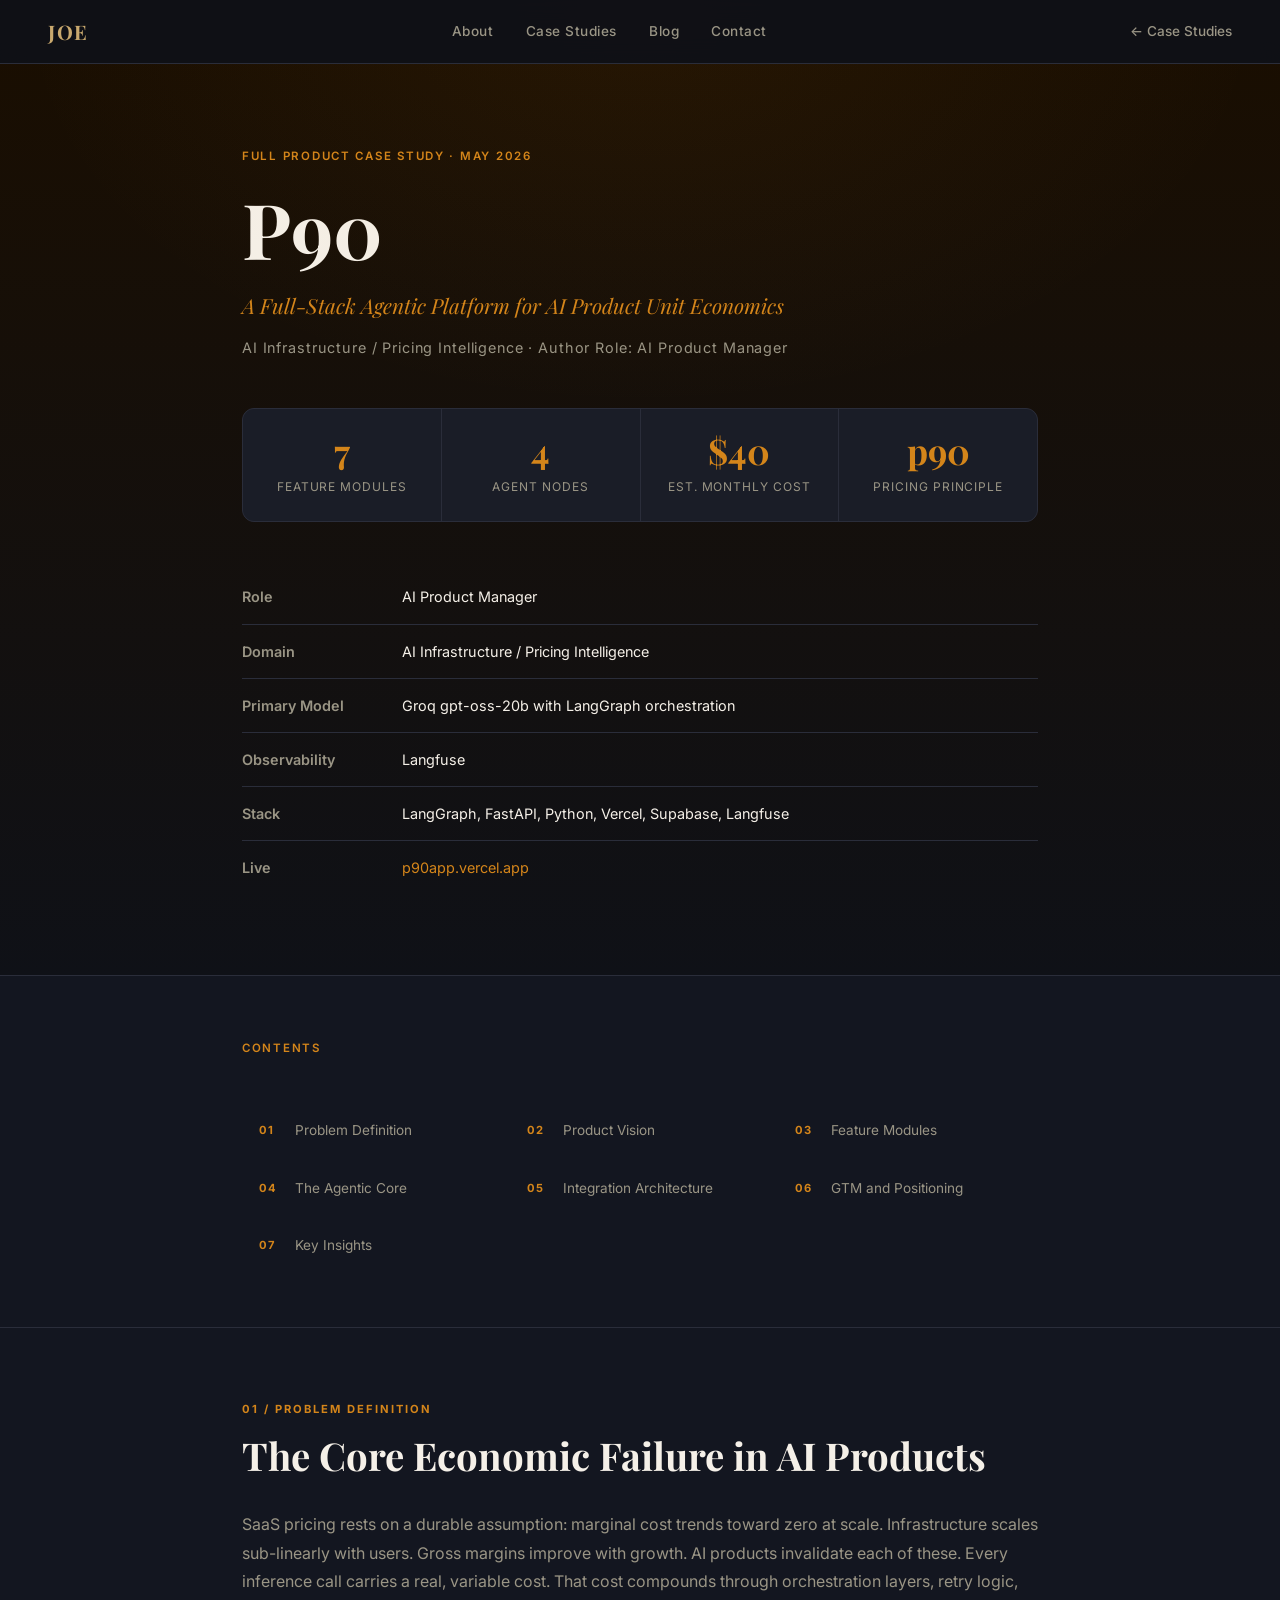
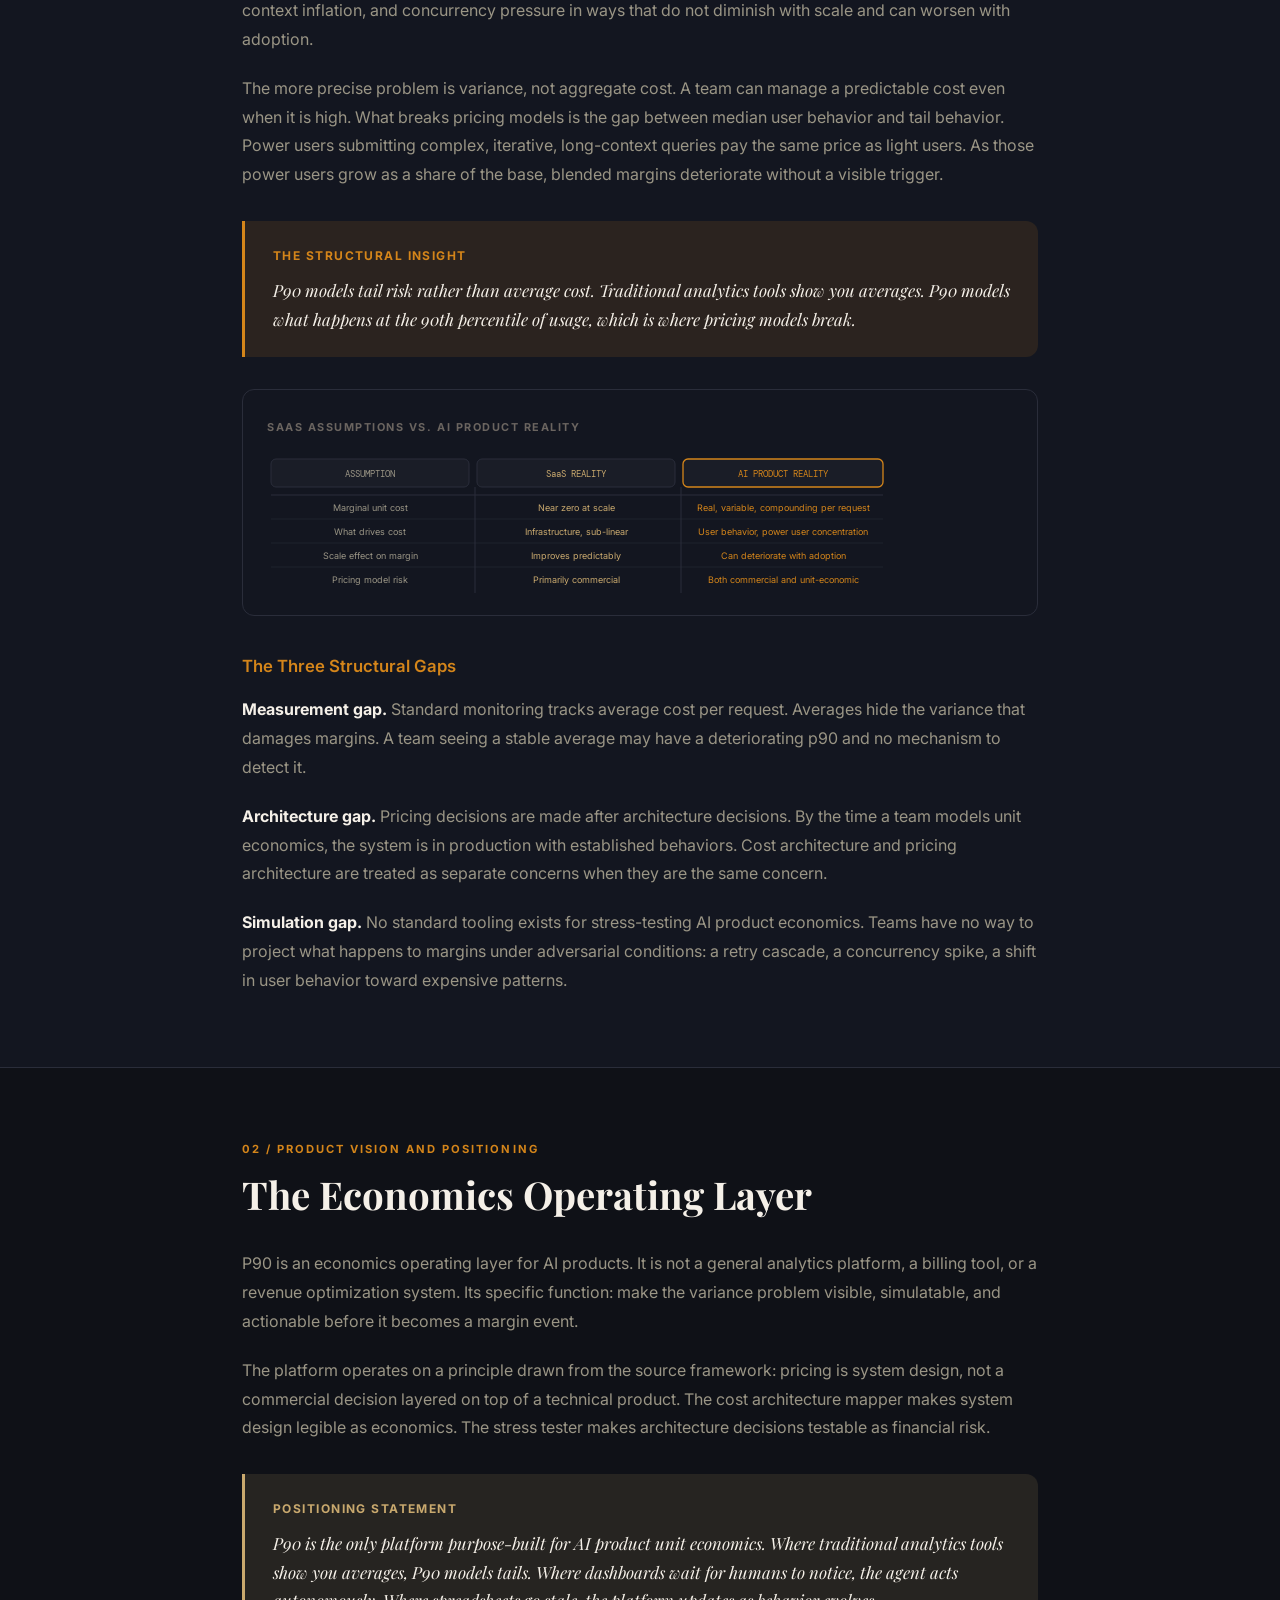
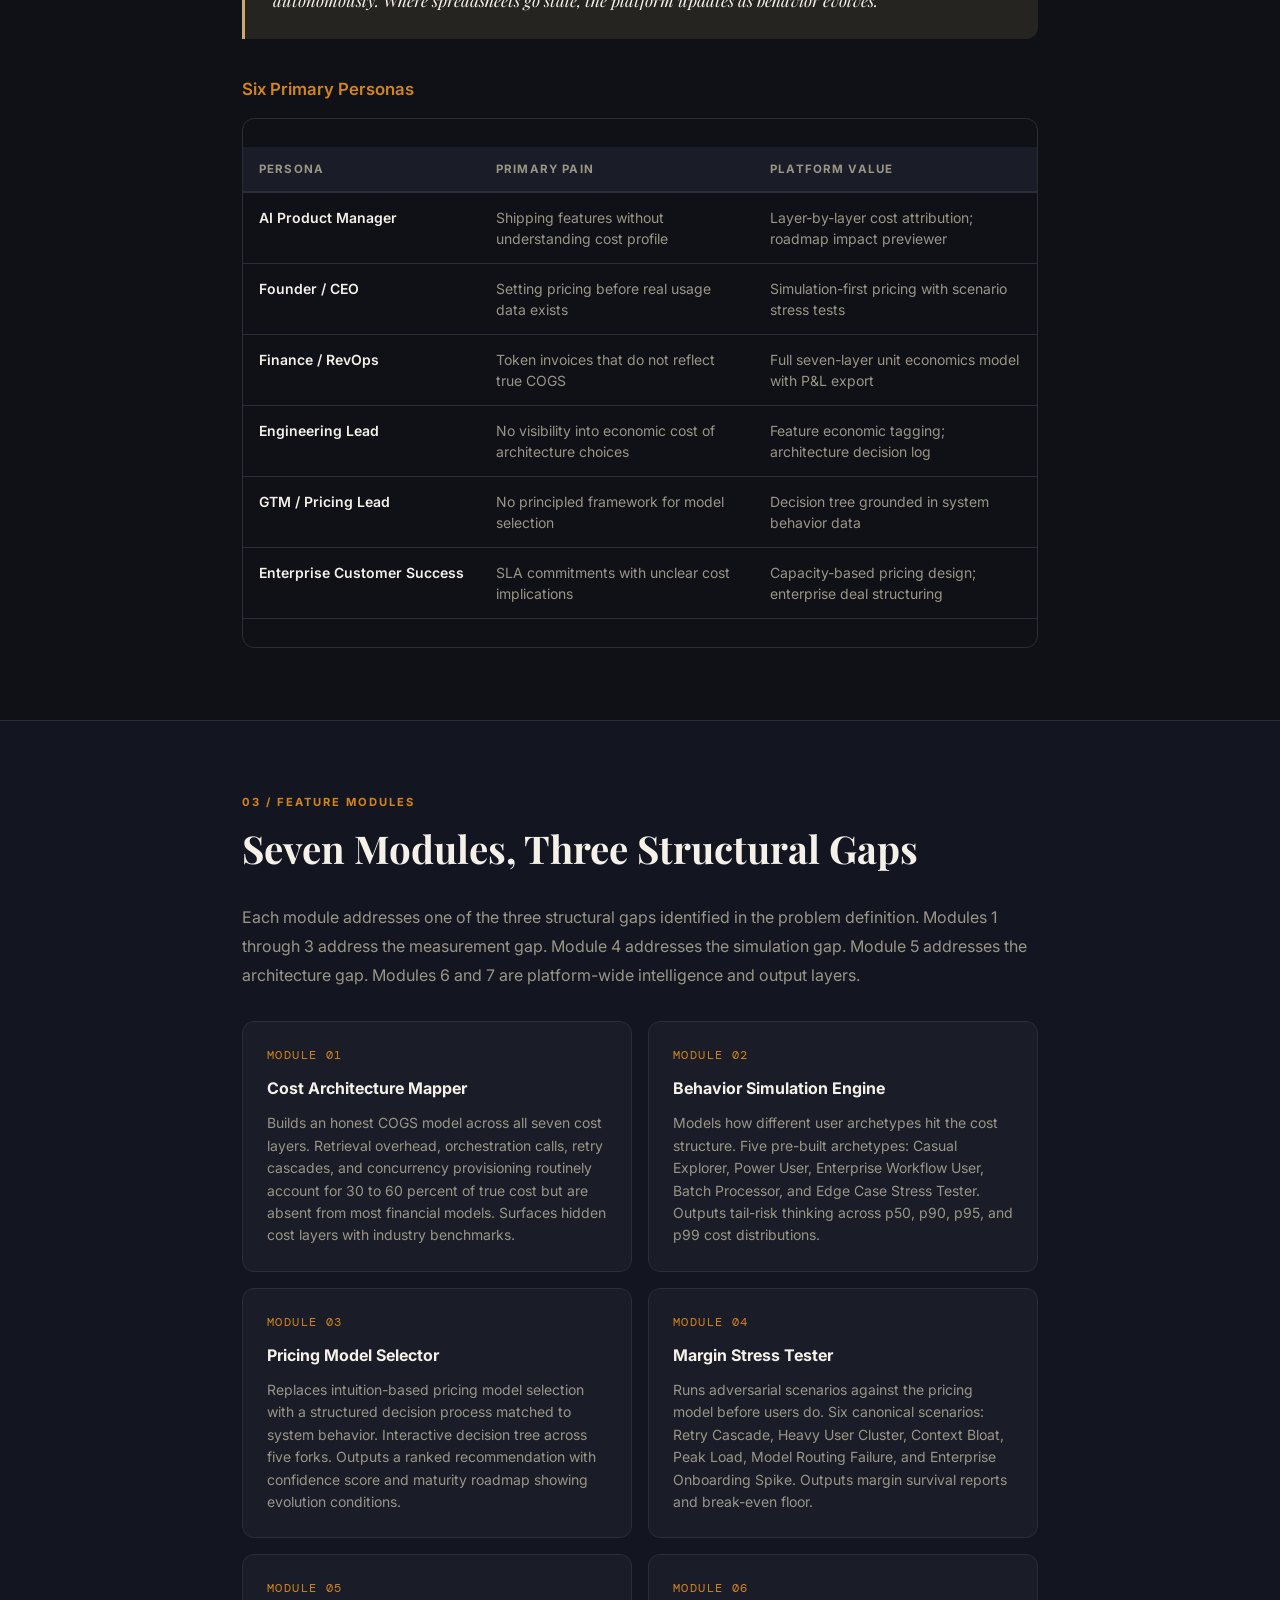
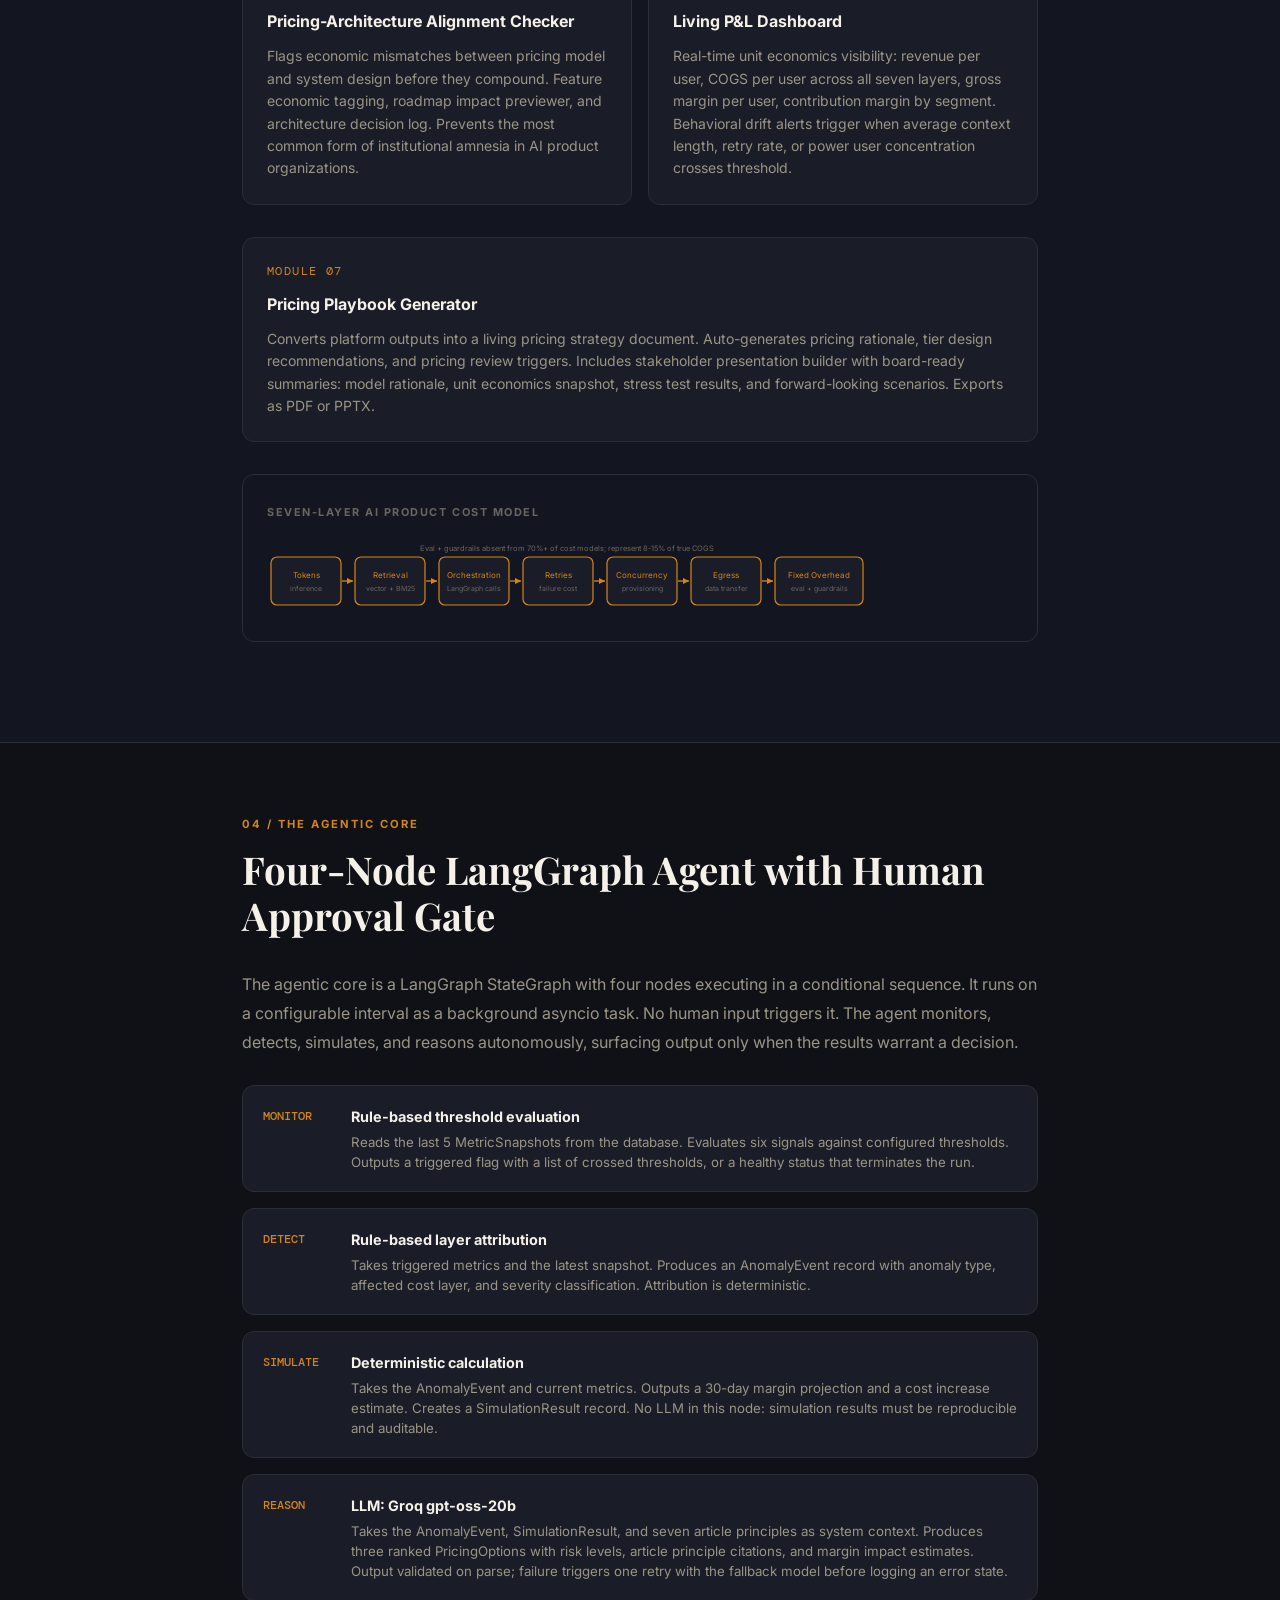
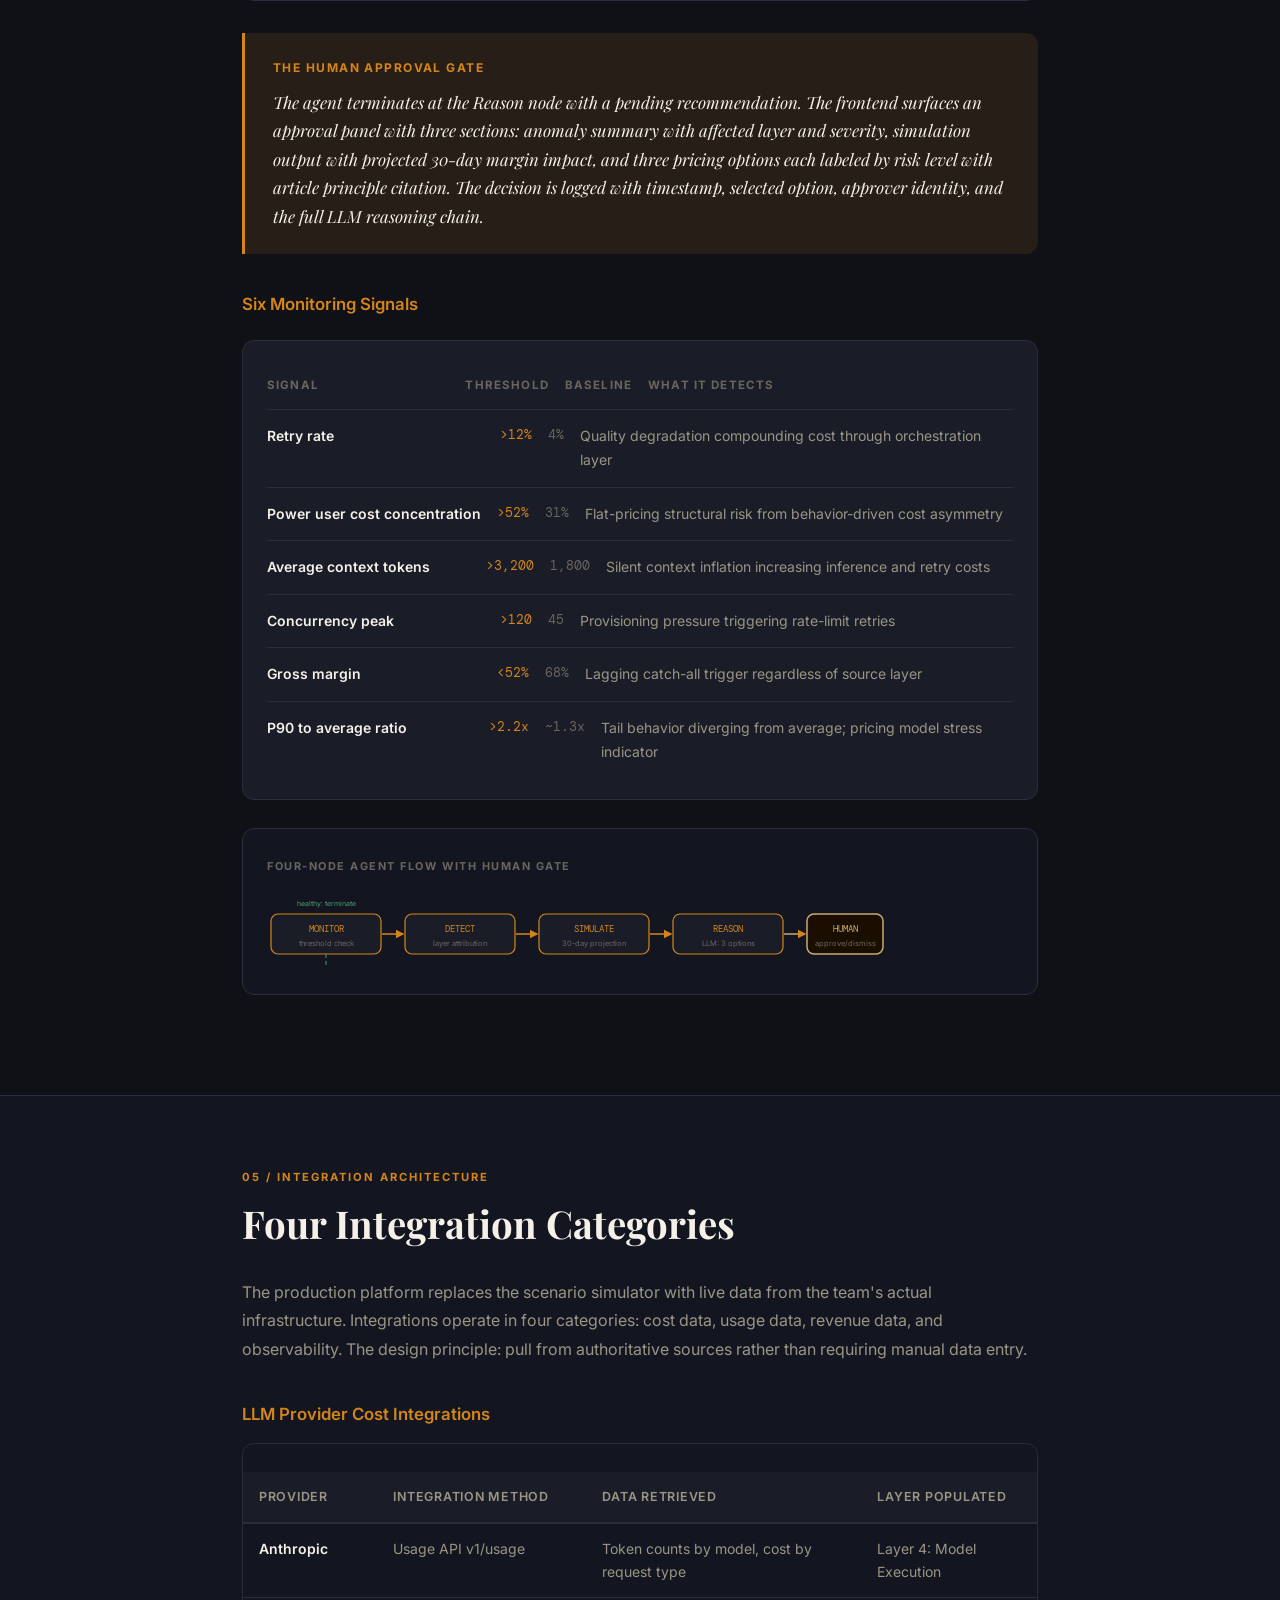
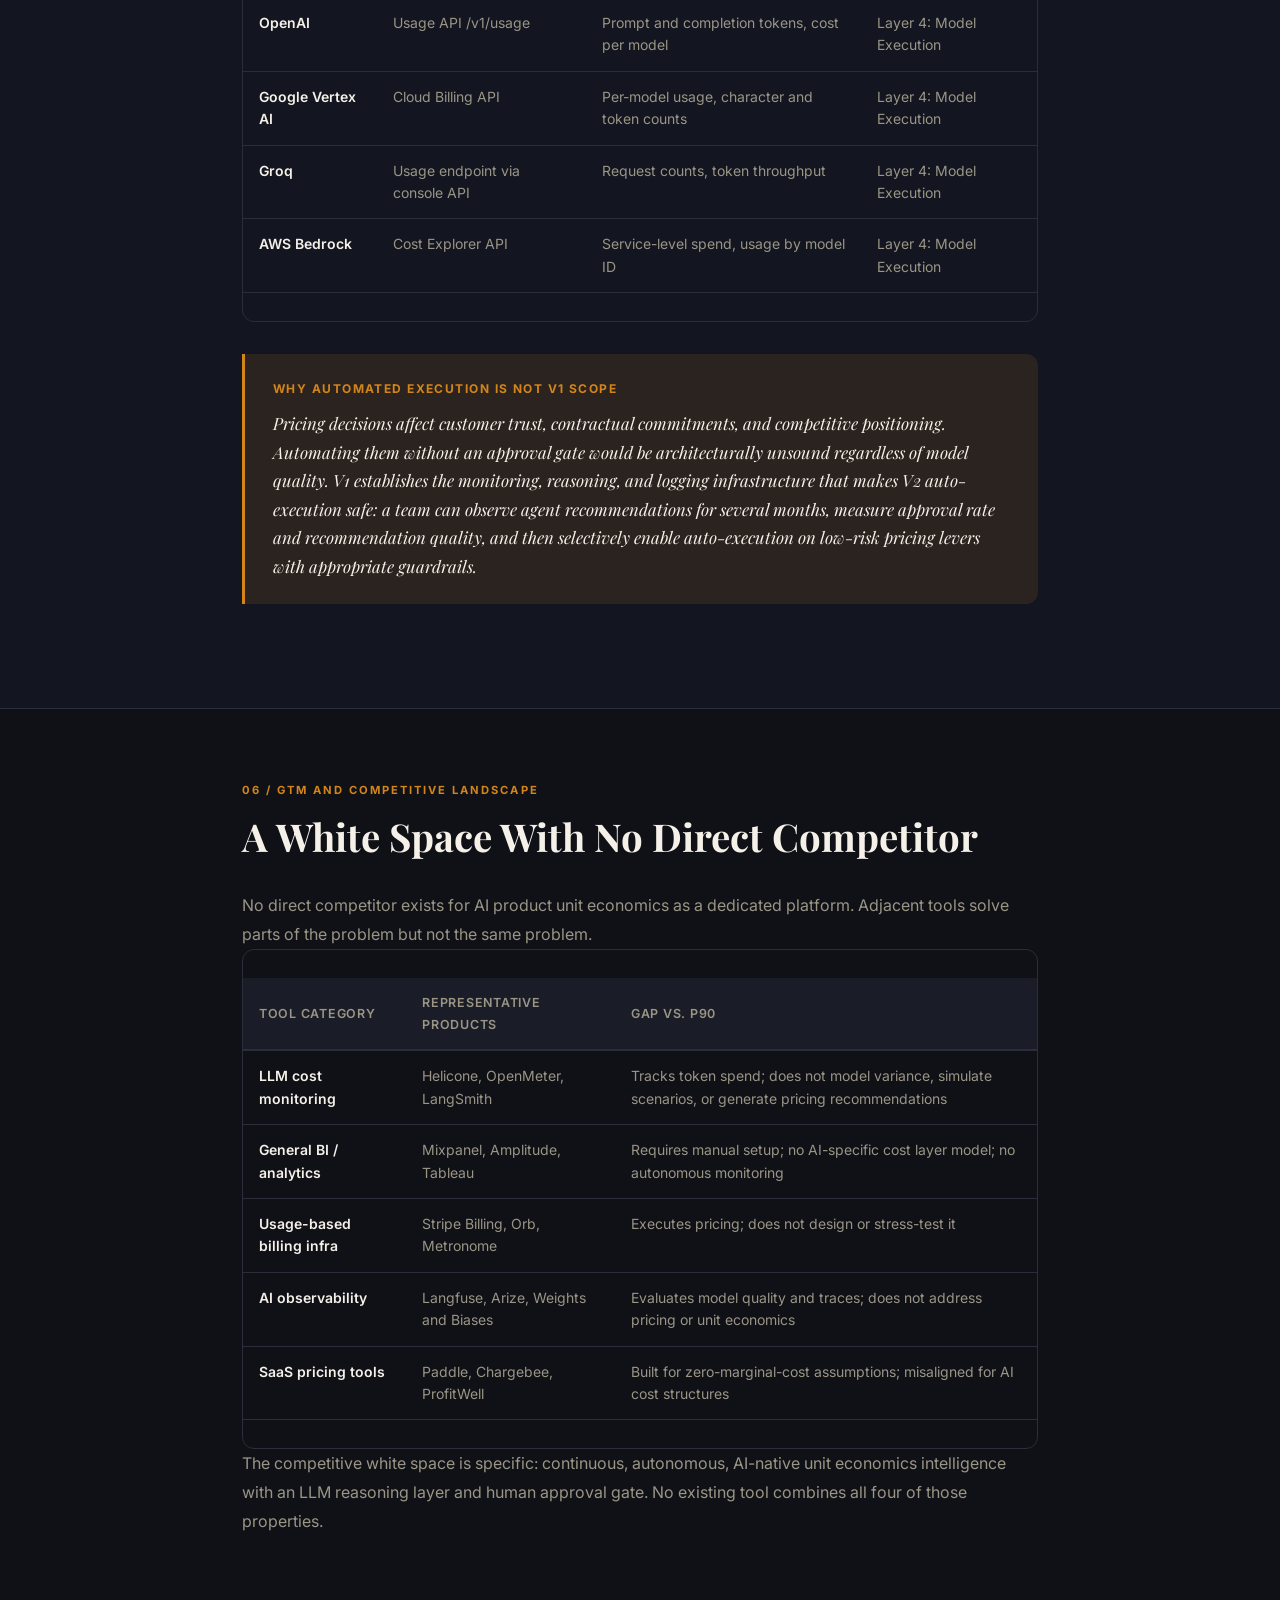
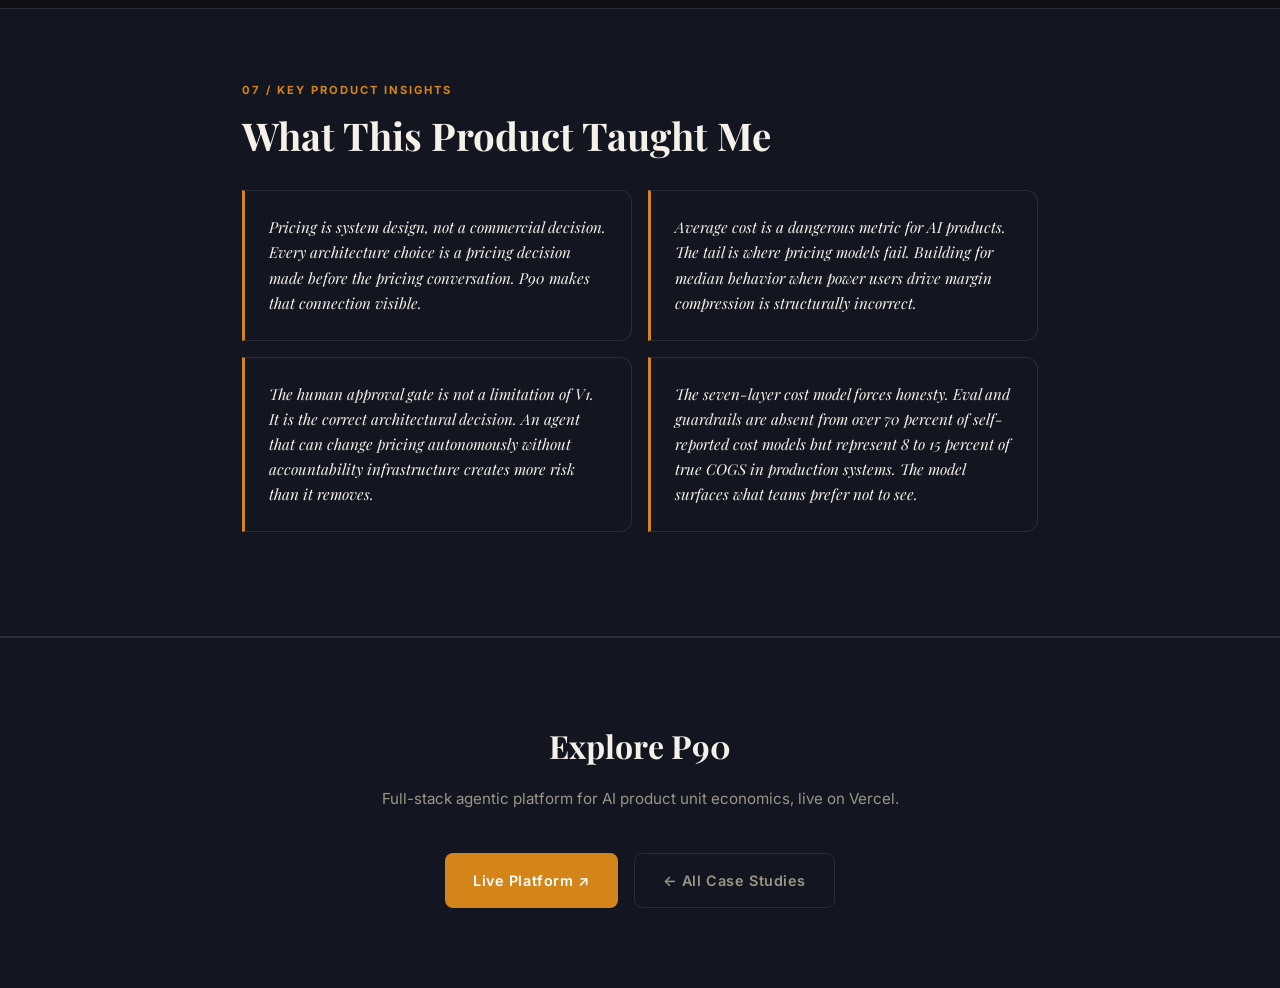
<file: case-studies/p90.html>
<!DOCTYPE html>
<html lang="en">
<head>
  <meta charset="UTF-8" />
  <meta name="viewport" content="width=device-width, initial-scale=1.0" />
  <meta name="description" content="P90 — A Full-Stack Agentic Platform for AI Product Unit Economics. Full case study by Judith Oluchi Ekeleme." />
  <title>P90 Case Study — Judith Oluchi Ekeleme</title>

  <link rel="icon" type="image/svg+xml" href="../favicon.svg" />
  <link rel="shortcut icon" href="../favicon.svg" />
  <link rel="preconnect" href="https://fonts.googleapis.com" />
  <link rel="preconnect" href="https://fonts.gstatic.com" crossorigin />
  <link href="https://fonts.googleapis.com/css2?family=Playfair+Display:ital,wght@0,400;0,600;0,700;1,400&family=Inter:wght@300;400;500;600&family=DM+Mono:wght@400;500&display=swap" rel="stylesheet" />

  <style>
    *, *::before, *::after { box-sizing: border-box; margin: 0; padding: 0; }

    :root {
      --bg:         #0F1117;
      --bg-alt:     #131620;
      --surface:    #1A1D27;
      --border:     #2A2D3A;
      --gold:       #C9A96E;
      --gold-light: #E2C48A;
      --gold-dim:   rgba(201,169,110,0.12);
      --accent:     #D4851A;
      --accent-dim: rgba(212,133,26,0.12);
      --teal:       #4A9EBF;
      --teal-dim:   rgba(74,158,191,0.12);
      --mauve:      #8B4A52;
      --mauve-dim:  rgba(139,74,82,0.12);
      --green:      #4A9E6E;
      --text:       #F5F0E8;
      --text-muted: #9A9585;
      --text-dim:   #6B6560;
      --font-serif: 'Playfair Display', Georgia, serif;
      --font-sans:  'Inter', system-ui, sans-serif;
      --font-mono:  'DM Mono', 'Fira Code', monospace;
      --radius:     12px;
      --transition: 0.3s cubic-bezier(0.4,0,0.2,1);
    }

    html { scroll-behavior: smooth; font-size: 16px; }
    body { background: var(--bg); color: var(--text); font-family: var(--font-sans); line-height: 1.75; overflow-x: hidden; }
    a { color: inherit; text-decoration: none; }
    ul { list-style: none; }
    ::selection { background: var(--gold-dim); color: var(--gold-light); }
    ::-webkit-scrollbar { width: 6px; }
    ::-webkit-scrollbar-track { background: var(--bg); }
    ::-webkit-scrollbar-thumb { background: var(--border); border-radius: 3px; }
    ::-webkit-scrollbar-thumb:hover { background: var(--gold); }

    nav {
      position: fixed; top: 0; left: 0; right: 0; z-index: 100;
      display: flex; align-items: center; justify-content: space-between;
      padding: 0 48px; height: 64px;
      background: rgba(15,17,23,0.92); backdrop-filter: blur(12px);
      border-bottom: 1px solid var(--border);
    }
    .nav-logo { font-family: var(--font-serif); font-size: 1.25rem; font-weight: 700; color: var(--gold); letter-spacing: 0.08em; }
    .nav-links { display: flex; gap: 32px; align-items: center; }
    .nav-links a { font-size: 0.85rem; font-weight: 500; color: var(--text-muted); letter-spacing: 0.04em; transition: color var(--transition); }
    .nav-links a:hover { color: var(--gold); }
    .nav-back { display: flex; align-items: center; gap: 8px; font-size: 0.85rem; font-weight: 500; color: var(--text-muted); transition: color var(--transition); }
    .nav-back:hover { color: var(--gold); }

    .cs-hero {
      padding: 140px 0 80px;
      background: linear-gradient(180deg, #1A0E00 0%, var(--bg) 100%);
      border-bottom: 1px solid var(--border);
      position: relative; overflow: hidden;
    }
    .cs-hero::before {
      content: ''; position: absolute; inset: 0;
      background: radial-gradient(ellipse 70% 60% at 50% 0%, rgba(212,133,26,0.07) 0%, transparent 70%);
      pointer-events: none;
    }

    .container { max-width: 860px; margin: 0 auto; padding: 0 32px; }
    .container-wide { max-width: 1080px; margin: 0 auto; padding: 0 32px; }

    .cs-label { display: inline-block; font-size: 0.72rem; font-weight: 600; letter-spacing: 0.15em; text-transform: uppercase; color: var(--accent); margin-bottom: 20px; }
    .cs-title { font-family: var(--font-serif); font-size: clamp(2.8rem, 6vw, 5rem); font-weight: 700; line-height: 1.1; color: var(--text); margin-bottom: 16px; }
    .cs-subtitle { font-family: var(--font-serif); font-size: clamp(1rem, 2vw, 1.3rem); font-style: italic; color: var(--accent); margin-bottom: 12px; }
    .cs-tagline { font-size: 0.9rem; color: var(--text-muted); letter-spacing: 0.06em; margin-bottom: 48px; }

    .stats-bar { display: grid; grid-template-columns: repeat(4, 1fr); gap: 1px; background: var(--border); border: 1px solid var(--border); border-radius: var(--radius); overflow: hidden; margin-bottom: 48px; }
    .stat-cell { background: var(--surface); padding: 24px 20px; text-align: center; }
    .stat-value { font-family: var(--font-serif); font-size: 2.2rem; font-weight: 700; color: var(--accent); line-height: 1; margin-bottom: 8px; }
    .stat-label { font-size: 0.75rem; color: var(--text-muted); letter-spacing: 0.08em; text-transform: uppercase; }

    .meta-table { width: 100%; border-collapse: collapse; font-size: 0.9rem; }
    .meta-table tr { border-bottom: 1px solid var(--border); }
    .meta-table tr:last-child { border-bottom: none; }
    .meta-table td { padding: 14px 0; vertical-align: top; }
    .meta-table td:first-child { font-weight: 600; color: var(--text-muted); width: 160px; padding-right: 24px; }
    .meta-table td:last-child { color: var(--text); }

    .toc-section { padding: 56px 0; border-bottom: 1px solid var(--border); background: var(--bg-alt); }
    .toc-grid { display: grid; grid-template-columns: repeat(auto-fill, minmax(220px, 1fr)); gap: 8px; margin-top: 28px; }
    .toc-item { display: flex; align-items: center; gap: 12px; padding: 12px 16px; border-radius: 8px; font-size: 0.85rem; color: var(--text-muted); border: 1px solid transparent; transition: all var(--transition); }
    .toc-item:hover { background: var(--gold-dim); border-color: rgba(201,169,110,0.2); color: var(--gold); }
    .toc-num { font-size: 0.7rem; font-weight: 700; color: var(--accent); letter-spacing: 0.1em; min-width: 24px; }

    .cs-section { padding: 72px 0; border-bottom: 1px solid var(--border); }
    .cs-section:nth-child(even) { background: var(--bg-alt); }

    .section-label { font-size: 0.7rem; font-weight: 700; letter-spacing: 0.18em; text-transform: uppercase; color: var(--accent); margin-bottom: 12px; }
    .section-title { font-family: var(--font-serif); font-size: clamp(1.6rem, 3vw, 2.4rem); font-weight: 700; color: var(--text); margin-bottom: 32px; line-height: 1.2; }

    .prose p { font-size: 1rem; color: var(--text-muted); margin-bottom: 20px; line-height: 1.8; }
    .prose p:last-child { margin-bottom: 0; }

    .callout { background: var(--accent-dim); border-left: 3px solid var(--accent); border-radius: 0 var(--radius) var(--radius) 0; padding: 24px 28px; margin: 32px 0; }
    .callout-label { font-size: 0.75rem; font-weight: 700; letter-spacing: 0.12em; text-transform: uppercase; color: var(--accent); margin-bottom: 10px; }
    .callout p { font-family: var(--font-serif); font-style: italic; font-size: 1.05rem; color: var(--text); line-height: 1.7; margin: 0; }
    .callout-gold { background: var(--gold-dim); border-left-color: var(--gold); }
    .callout-gold .callout-label { color: var(--gold); }

    .sub-heading { font-size: 1.05rem; font-weight: 600; color: var(--accent); margin: 36px 0 14px; }

    .data-table { width: 100%; border-collapse: collapse; font-size: 0.875rem; margin: 28px 0; }
    .data-table thead tr { background: var(--surface); }
    .data-table thead th { padding: 14px 16px; text-align: left; font-weight: 600; color: var(--text-muted); font-size: 0.78rem; letter-spacing: 0.06em; text-transform: uppercase; border-bottom: 2px solid var(--border); }
    .data-table tbody tr { border-bottom: 1px solid var(--border); transition: background var(--transition); }
    .data-table tbody tr:hover { background: rgba(212,133,26,0.04); }
    .data-table td { padding: 14px 16px; vertical-align: top; color: var(--text-muted); line-height: 1.6; }
    .data-table td:first-child { font-weight: 600; color: var(--text); }
    .table-wrapper { overflow-x: auto; border: 1px solid var(--border); border-radius: var(--radius); }

    .kv-table { width: 100%; border-collapse: collapse; font-size: 0.9rem; margin: 20px 0; }
    .kv-table tr { border-bottom: 1px solid var(--border); }
    .kv-table tr:last-child { border-bottom: none; }
    .kv-table td { padding: 16px; vertical-align: top; line-height: 1.6; }
    .kv-table td:first-child { font-weight: 600; color: var(--text); width: 220px; background: var(--surface); border-right: 1px solid var(--border); }
    .kv-table td:last-child { color: var(--text-muted); }

    /* Module cards */
    .modules-grid { display: grid; grid-template-columns: 1fr 1fr; gap: 16px; margin: 32px 0; }
    .module-card { background: var(--surface); border: 1px solid var(--border); border-radius: var(--radius); padding: 24px; transition: border-color var(--transition); }
    .module-card:hover { border-color: var(--accent); }
    .module-num { font-family: var(--font-mono); font-size: 0.72rem; color: var(--accent); letter-spacing: 0.12em; margin-bottom: 8px; }
    .module-name { font-size: 1rem; font-weight: 700; color: var(--text); margin-bottom: 10px; }
    .module-desc { font-size: 0.875rem; color: var(--text-muted); line-height: 1.6; }

    /* Agent node table */
    .agent-node { display: flex; gap: 16px; margin-bottom: 16px; padding: 18px 20px; background: var(--surface); border: 1px solid var(--border); border-radius: var(--radius); }
    .agent-node-label { font-family: var(--font-mono); font-size: 0.78rem; color: var(--accent); font-weight: 500; min-width: 72px; padding-top: 2px; }
    .agent-node-body { flex: 1; }
    .agent-node-title { font-size: 0.9rem; font-weight: 700; color: var(--text); margin-bottom: 4px; }
    .agent-node-desc { font-size: 0.83rem; color: var(--text-muted); line-height: 1.5; }

    /* Signal table */
    .signal-row { display: grid; grid-template-columns: 1fr auto auto 2fr; gap: 16px; align-items: start; padding: 14px 0; border-bottom: 1px solid var(--border); font-size: 0.875rem; }
    .signal-row:last-child { border-bottom: none; }
    .signal-name { color: var(--text); font-weight: 600; }
    .signal-thresh { font-family: var(--font-mono); color: var(--accent); font-size: 0.8rem; }
    .signal-baseline { font-family: var(--font-mono); color: var(--text-dim); font-size: 0.8rem; }
    .signal-detects { color: var(--text-muted); }

    /* Insight cards */
    .insights-grid { display: grid; grid-template-columns: 1fr 1fr; gap: 16px; margin: 32px 0; }
    .insight-card { background: var(--bg-alt); border: 1px solid var(--border); border-left: 3px solid var(--accent); border-radius: 0 var(--radius) var(--radius) 0; padding: 24px; }
    .insight-text { font-family: var(--font-serif); font-style: italic; font-size: 0.95rem; color: var(--text); line-height: 1.65; }

    /* Persona table */
    .persona-table { width: 100%; border-collapse: collapse; font-size: 0.875rem; margin: 28px 0; }
    .persona-table th { padding: 12px 16px; text-align: left; background: var(--surface); color: var(--text-muted); font-size: 0.72rem; font-weight: 700; letter-spacing: 0.1em; text-transform: uppercase; border-bottom: 2px solid var(--border); }
    .persona-table td { padding: 14px 16px; border-bottom: 1px solid var(--border); color: var(--text-muted); vertical-align: top; line-height: 1.5; }
    .persona-table td:first-child { font-weight: 600; color: var(--text); white-space: nowrap; }

    /* CTA footer */
    .cs-footer { padding: 80px 0; text-align: center; background: var(--bg-alt); border-top: 1px solid var(--border); }
    .cs-footer-title { font-family: var(--font-serif); font-size: clamp(1.4rem, 3vw, 2rem); font-weight: 700; color: var(--text); margin-bottom: 12px; }
    .cs-footer-sub { color: var(--text-muted); font-size: 0.95rem; margin-bottom: 40px; }
    .btn-group { display: flex; gap: 16px; justify-content: center; flex-wrap: wrap; }
    .btn { display: inline-flex; align-items: center; gap: 8px; padding: 14px 28px; border-radius: 8px; font-size: 0.9rem; font-weight: 600; letter-spacing: 0.04em; transition: all var(--transition); }
    .btn-primary { background: var(--accent); color: #fff; }
    .btn-primary:hover { background: #e8941f; }
    .btn-secondary { background: transparent; color: var(--text-muted); border: 1px solid var(--border); }
    .btn-secondary:hover { border-color: var(--gold); color: var(--gold); }

    /* SVG diagrams */
    .diagram-wrap { border: 1px solid var(--border); border-radius: var(--radius); background: var(--bg-alt); padding: 28px 24px 20px; overflow-x: auto; margin: 28px 0; }
    .diagram-label { font-size: 0.68rem; font-weight: 700; letter-spacing: 0.14em; text-transform: uppercase; color: var(--text-dim); margin-bottom: 18px; }

    @media (max-width: 680px) {
      nav { padding: 0 20px; }
      .nav-links { display: none; }
      .cs-hero { padding: 100px 0 60px; }
      .stats-bar { grid-template-columns: repeat(2, 1fr); }
      .modules-grid { grid-template-columns: 1fr; }
      .insights-grid { grid-template-columns: 1fr; }
    }
  </style>
</head>
<body>

  <nav>
    <a href="../index.html" class="nav-logo">JOE</a>
    <div class="nav-links">
      <a href="../index.html#about">About</a>
      <a href="../case-studies.html">Case Studies</a>
      <a href="../blog.html">Blog</a>
      <a href="../index.html#contact">Contact</a>
    </div>
    <a href="../case-studies.html" class="nav-back">&#8592; Case Studies</a>
  </nav>

  <!-- HERO -->
  <section class="cs-hero">
    <div class="container">
      <div class="cs-label">Full Product Case Study &middot; May 2026</div>
      <h1 class="cs-title">P90</h1>
      <p class="cs-subtitle">A Full-Stack Agentic Platform for AI Product Unit Economics</p>
      <p class="cs-tagline">AI Infrastructure / Pricing Intelligence &middot; Author Role: AI Product Manager</p>

      <div class="stats-bar">
        <div class="stat-cell"><div class="stat-value">7</div><div class="stat-label">Feature Modules</div></div>
        <div class="stat-cell"><div class="stat-value">4</div><div class="stat-label">Agent Nodes</div></div>
        <div class="stat-cell"><div class="stat-value">$40</div><div class="stat-label">Est. Monthly Cost</div></div>
        <div class="stat-cell"><div class="stat-value">p90</div><div class="stat-label">Pricing Principle</div></div>
      </div>

      <table class="meta-table">
        <tr><td>Role</td><td>AI Product Manager</td></tr>
        <tr><td>Domain</td><td>AI Infrastructure / Pricing Intelligence</td></tr>
        <tr><td>Primary Model</td><td>Groq gpt-oss-20b with LangGraph orchestration</td></tr>
        <tr><td>Observability</td><td>Langfuse</td></tr>
        <tr><td>Stack</td><td>LangGraph, FastAPI, Python, Vercel, Supabase, Langfuse</td></tr>
        <tr><td>Live</td><td><a href="https://p90app.vercel.app" target="_blank" rel="noopener" style="color:var(--accent);">p90app.vercel.app</a></td></tr>
      </table>
    </div>
  </section>

  <!-- TOC -->
  <section class="toc-section">
    <div class="container">
      <div class="cs-label">Contents</div>
      <div class="toc-grid">
        <a href="#problem" class="toc-item"><span class="toc-num">01</span> Problem Definition</a>
        <a href="#vision" class="toc-item"><span class="toc-num">02</span> Product Vision</a>
        <a href="#modules" class="toc-item"><span class="toc-num">03</span> Feature Modules</a>
        <a href="#agentic" class="toc-item"><span class="toc-num">04</span> The Agentic Core</a>
        <a href="#integration" class="toc-item"><span class="toc-num">05</span> Integration Architecture</a>
        <a href="#gtm" class="toc-item"><span class="toc-num">06</span> GTM and Positioning</a>
        <a href="#insights" class="toc-item"><span class="toc-num">07</span> Key Insights</a>
      </div>
    </div>
  </section>

  <!-- 01 PROBLEM -->
  <section class="cs-section" id="problem">
    <div class="container">
      <div class="section-label">01 / Problem Definition</div>
      <h2 class="section-title">The Core Economic Failure in AI Products</h2>
      <div class="prose">
        <p>SaaS pricing rests on a durable assumption: marginal cost trends toward zero at scale. Infrastructure scales sub-linearly with users. Gross margins improve with growth. AI products invalidate each of these. Every inference call carries a real, variable cost. That cost compounds through orchestration layers, retry logic, context inflation, and concurrency pressure in ways that do not diminish with scale and can worsen with adoption.</p>
        <p>The more precise problem is variance, not aggregate cost. A team can manage a predictable cost even when it is high. What breaks pricing models is the gap between median user behavior and tail behavior. Power users submitting complex, iterative, long-context queries pay the same price as light users. As those power users grow as a share of the base, blended margins deteriorate without a visible trigger.</p>
      </div>

      <div class="callout">
        <div class="callout-label">The Structural Insight</div>
        <p>P90 models tail risk rather than average cost. Traditional analytics tools show you averages. P90 models what happens at the 90th percentile of usage, which is where pricing models break.</p>
      </div>

      <!-- diagram: SaaS vs AI cost structure -->
      <div class="diagram-wrap">
        <div class="diagram-label">SaaS Assumptions vs. AI Product Reality</div>
        <svg viewBox="0 0 620 140" xmlns="http://www.w3.org/2000/svg" style="width:100%;max-width:620px;display:block;">
          <!-- Headers -->
          <rect x="4" y="4" width="198" height="28" rx="5" fill="#1A1D27" stroke="#2A2D3A"/>
          <text x="103" y="22" text-anchor="middle" font-family="DM Mono,monospace" font-size="9" fill="#9A9585">ASSUMPTION</text>
          <rect x="210" y="4" width="198" height="28" rx="5" fill="#1A1D27" stroke="#2A2D3A"/>
          <text x="309" y="22" text-anchor="middle" font-family="DM Mono,monospace" font-size="9" fill="#C9A96E">SaaS REALITY</text>
          <rect x="416" y="4" width="200" height="28" rx="5" fill="#1A1D27" stroke="#D4851A" stroke-width="1.3"/>
          <text x="516" y="22" text-anchor="middle" font-family="DM Mono,monospace" font-size="9" fill="#D4851A">AI PRODUCT REALITY</text>

          <!-- Row 1 -->
          <text x="103" y="56" text-anchor="middle" font-family="Inter,sans-serif" font-size="9" fill="#9A9585">Marginal unit cost</text>
          <text x="309" y="56" text-anchor="middle" font-family="Inter,sans-serif" font-size="9" fill="#C9A96E">Near zero at scale</text>
          <text x="516" y="56" text-anchor="middle" font-family="Inter,sans-serif" font-size="9" fill="#D4851A">Real, variable, compounding per request</text>

          <!-- Row 2 -->
          <text x="103" y="80" text-anchor="middle" font-family="Inter,sans-serif" font-size="9" fill="#9A9585">What drives cost</text>
          <text x="309" y="80" text-anchor="middle" font-family="Inter,sans-serif" font-size="9" fill="#C9A96E">Infrastructure, sub-linear</text>
          <text x="516" y="80" text-anchor="middle" font-family="Inter,sans-serif" font-size="9" fill="#D4851A">User behavior, power user concentration</text>

          <!-- Row 3 -->
          <text x="103" y="104" text-anchor="middle" font-family="Inter,sans-serif" font-size="9" fill="#9A9585">Scale effect on margin</text>
          <text x="309" y="104" text-anchor="middle" font-family="Inter,sans-serif" font-size="9" fill="#C9A96E">Improves predictably</text>
          <text x="516" y="104" text-anchor="middle" font-family="Inter,sans-serif" font-size="9" fill="#D4851A">Can deteriorate with adoption</text>

          <!-- Row 4 -->
          <text x="103" y="128" text-anchor="middle" font-family="Inter,sans-serif" font-size="9" fill="#9A9585">Pricing model risk</text>
          <text x="309" y="128" text-anchor="middle" font-family="Inter,sans-serif" font-size="9" fill="#C9A96E">Primarily commercial</text>
          <text x="516" y="128" text-anchor="middle" font-family="Inter,sans-serif" font-size="9" fill="#D4851A">Both commercial and unit-economic</text>

          <!-- Dividers -->
          <line x1="4" y1="40" x2="616" y2="40" stroke="#2A2D3A" stroke-width="1"/>
          <line x1="4" y1="64" x2="616" y2="64" stroke="#2A2D3A" stroke-width="0.5"/>
          <line x1="4" y1="88" x2="616" y2="88" stroke="#2A2D3A" stroke-width="0.5"/>
          <line x1="4" y1="112" x2="616" y2="112" stroke="#2A2D3A" stroke-width="0.5"/>
          <line x1="208" y1="32" x2="208" y2="138" stroke="#2A2D3A" stroke-width="1"/>
          <line x1="414" y1="32" x2="414" y2="138" stroke="#2A2D3A" stroke-width="1"/>
        </svg>
      </div>

      <h3 class="sub-heading">The Three Structural Gaps</h3>
      <div class="prose">
        <p><strong style="color:var(--text)">Measurement gap.</strong> Standard monitoring tracks average cost per request. Averages hide the variance that damages margins. A team seeing a stable average may have a deteriorating p90 and no mechanism to detect it.</p>
        <p><strong style="color:var(--text)">Architecture gap.</strong> Pricing decisions are made after architecture decisions. By the time a team models unit economics, the system is in production with established behaviors. Cost architecture and pricing architecture are treated as separate concerns when they are the same concern.</p>
        <p><strong style="color:var(--text)">Simulation gap.</strong> No standard tooling exists for stress-testing AI product economics. Teams have no way to project what happens to margins under adversarial conditions: a retry cascade, a concurrency spike, a shift in user behavior toward expensive patterns.</p>
      </div>
    </div>
  </section>

  <!-- 02 VISION -->
  <section class="cs-section" id="vision">
    <div class="container">
      <div class="section-label">02 / Product Vision and Positioning</div>
      <h2 class="section-title">The Economics Operating Layer</h2>
      <div class="prose">
        <p>P90 is an economics operating layer for AI products. It is not a general analytics platform, a billing tool, or a revenue optimization system. Its specific function: make the variance problem visible, simulatable, and actionable before it becomes a margin event.</p>
        <p>The platform operates on a principle drawn from the source framework: pricing is system design, not a commercial decision layered on top of a technical product. The cost architecture mapper makes system design legible as economics. The stress tester makes architecture decisions testable as financial risk.</p>
      </div>

      <div class="callout callout-gold">
        <div class="callout-label">Positioning Statement</div>
        <p>P90 is the only platform purpose-built for AI product unit economics. Where traditional analytics tools show you averages, P90 models tails. Where dashboards wait for humans to notice, the agent acts autonomously. Where spreadsheets go stale, the platform updates as behavior evolves.</p>
      </div>

      <h3 class="sub-heading">Six Primary Personas</h3>
      <div class="table-wrapper">
        <table class="persona-table">
          <thead><tr><th>Persona</th><th>Primary Pain</th><th>Platform Value</th></tr></thead>
          <tbody>
            <tr><td>AI Product Manager</td><td>Shipping features without understanding cost profile</td><td>Layer-by-layer cost attribution; roadmap impact previewer</td></tr>
            <tr><td>Founder / CEO</td><td>Setting pricing before real usage data exists</td><td>Simulation-first pricing with scenario stress tests</td></tr>
            <tr><td>Finance / RevOps</td><td>Token invoices that do not reflect true COGS</td><td>Full seven-layer unit economics model with P&amp;L export</td></tr>
            <tr><td>Engineering Lead</td><td>No visibility into economic cost of architecture choices</td><td>Feature economic tagging; architecture decision log</td></tr>
            <tr><td>GTM / Pricing Lead</td><td>No principled framework for model selection</td><td>Decision tree grounded in system behavior data</td></tr>
            <tr><td>Enterprise Customer Success</td><td>SLA commitments with unclear cost implications</td><td>Capacity-based pricing design; enterprise deal structuring</td></tr>
          </tbody>
        </table>
      </div>
    </div>
  </section>

  <!-- 03 MODULES -->
  <section class="cs-section" id="modules">
    <div class="container">
      <div class="section-label">03 / Feature Modules</div>
      <h2 class="section-title">Seven Modules, Three Structural Gaps</h2>
      <div class="prose">
        <p>Each module addresses one of the three structural gaps identified in the problem definition. Modules 1 through 3 address the measurement gap. Module 4 addresses the simulation gap. Module 5 addresses the architecture gap. Modules 6 and 7 are platform-wide intelligence and output layers.</p>
      </div>

      <div class="modules-grid">
        <div class="module-card">
          <div class="module-num">MODULE 01</div>
          <div class="module-name">Cost Architecture Mapper</div>
          <div class="module-desc">Builds an honest COGS model across all seven cost layers. Retrieval overhead, orchestration calls, retry cascades, and concurrency provisioning routinely account for 30 to 60 percent of true cost but are absent from most financial models. Surfaces hidden cost layers with industry benchmarks.</div>
        </div>
        <div class="module-card">
          <div class="module-num">MODULE 02</div>
          <div class="module-name">Behavior Simulation Engine</div>
          <div class="module-desc">Models how different user archetypes hit the cost structure. Five pre-built archetypes: Casual Explorer, Power User, Enterprise Workflow User, Batch Processor, and Edge Case Stress Tester. Outputs tail-risk thinking across p50, p90, p95, and p99 cost distributions.</div>
        </div>
        <div class="module-card">
          <div class="module-num">MODULE 03</div>
          <div class="module-name">Pricing Model Selector</div>
          <div class="module-desc">Replaces intuition-based pricing model selection with a structured decision process matched to system behavior. Interactive decision tree across five forks. Outputs a ranked recommendation with confidence score and maturity roadmap showing evolution conditions.</div>
        </div>
        <div class="module-card">
          <div class="module-num">MODULE 04</div>
          <div class="module-name">Margin Stress Tester</div>
          <div class="module-desc">Runs adversarial scenarios against the pricing model before users do. Six canonical scenarios: Retry Cascade, Heavy User Cluster, Context Bloat, Peak Load, Model Routing Failure, and Enterprise Onboarding Spike. Outputs margin survival reports and break-even floor.</div>
        </div>
        <div class="module-card">
          <div class="module-num">MODULE 05</div>
          <div class="module-name">Pricing-Architecture Alignment Checker</div>
          <div class="module-desc">Flags economic mismatches between pricing model and system design before they compound. Feature economic tagging, roadmap impact previewer, and architecture decision log. Prevents the most common form of institutional amnesia in AI product organizations.</div>
        </div>
        <div class="module-card">
          <div class="module-num">MODULE 06</div>
          <div class="module-name">Living P&amp;L Dashboard</div>
          <div class="module-desc">Real-time unit economics visibility: revenue per user, COGS per user across all seven layers, gross margin per user, contribution margin by segment. Behavioral drift alerts trigger when average context length, retry rate, or power user concentration crosses threshold.</div>
        </div>
      </div>
      <div class="module-card" style="margin-top:0">
        <div class="module-num">MODULE 07</div>
        <div class="module-name">Pricing Playbook Generator</div>
        <div class="module-desc">Converts platform outputs into a living pricing strategy document. Auto-generates pricing rationale, tier design recommendations, and pricing review triggers. Includes stakeholder presentation builder with board-ready summaries: model rationale, unit economics snapshot, stress test results, and forward-looking scenarios. Exports as PDF or PPTX.</div>
      </div>

      <!-- diagram: 7-layer cost model -->
      <div class="diagram-wrap" style="margin-top:32px;">
        <div class="diagram-label">Seven-Layer AI Product Cost Model</div>
        <svg viewBox="0 0 600 80" xmlns="http://www.w3.org/2000/svg" style="width:100%;max-width:600px;display:block;">
          <defs>
            <marker id="arr" markerWidth="6" markerHeight="6" refX="5" refY="3" orient="auto">
              <path d="M0,0.5 L0,5.5 L5,3 z" fill="#D4851A"/>
            </marker>
          </defs>
          <rect x="4"   y="16" width="70" height="48" rx="6" fill="#1A1D27" stroke="#D4851A" stroke-width="1.2"/>
          <text x="39"  y="37" text-anchor="middle" font-family="Inter,sans-serif" font-size="8" fill="#D4851A">Tokens</text>
          <text x="39"  y="50" text-anchor="middle" font-family="Inter,sans-serif" font-size="7" fill="#6B6560">inference</text>

          <rect x="88"  y="16" width="70" height="48" rx="6" fill="#1A1D27" stroke="#D4851A" stroke-width="1.2"/>
          <text x="123" y="37" text-anchor="middle" font-family="Inter,sans-serif" font-size="8" fill="#D4851A">Retrieval</text>
          <text x="123" y="50" text-anchor="middle" font-family="Inter,sans-serif" font-size="7" fill="#6B6560">vector + BM25</text>

          <rect x="172" y="16" width="70" height="48" rx="6" fill="#1A1D27" stroke="#D4851A" stroke-width="1.2"/>
          <text x="207" y="37" text-anchor="middle" font-family="Inter,sans-serif" font-size="8" fill="#D4851A">Orchestration</text>
          <text x="207" y="50" text-anchor="middle" font-family="Inter,sans-serif" font-size="7" fill="#6B6560">LangGraph calls</text>

          <rect x="256" y="16" width="70" height="48" rx="6" fill="#1A1D27" stroke="#D4851A" stroke-width="1.2"/>
          <text x="291" y="37" text-anchor="middle" font-family="Inter,sans-serif" font-size="8" fill="#D4851A">Retries</text>
          <text x="291" y="50" text-anchor="middle" font-family="Inter,sans-serif" font-size="7" fill="#6B6560">failure cost</text>

          <rect x="340" y="16" width="70" height="48" rx="6" fill="#1A1D27" stroke="#D4851A" stroke-width="1.2"/>
          <text x="375" y="37" text-anchor="middle" font-family="Inter,sans-serif" font-size="8" fill="#D4851A">Concurrency</text>
          <text x="375" y="50" text-anchor="middle" font-family="Inter,sans-serif" font-size="7" fill="#6B6560">provisioning</text>

          <rect x="424" y="16" width="70" height="48" rx="6" fill="#1A1D27" stroke="#D4851A" stroke-width="1.2"/>
          <text x="459" y="37" text-anchor="middle" font-family="Inter,sans-serif" font-size="8" fill="#D4851A">Egress</text>
          <text x="459" y="50" text-anchor="middle" font-family="Inter,sans-serif" font-size="7" fill="#6B6560">data transfer</text>

          <rect x="508" y="16" width="88" height="48" rx="6" fill="#1A1D27" stroke="#D4851A" stroke-width="1.2"/>
          <text x="552" y="37" text-anchor="middle" font-family="Inter,sans-serif" font-size="8" fill="#D4851A">Fixed Overhead</text>
          <text x="552" y="50" text-anchor="middle" font-family="Inter,sans-serif" font-size="7" fill="#6B6560">eval + guardrails</text>

          <line x1="75"  y1="40" x2="86"  y2="40" stroke="#D4851A" stroke-width="1.3" marker-end="url(#arr)"/>
          <line x1="159" y1="40" x2="170" y2="40" stroke="#D4851A" stroke-width="1.3" marker-end="url(#arr)"/>
          <line x1="243" y1="40" x2="254" y2="40" stroke="#D4851A" stroke-width="1.3" marker-end="url(#arr)"/>
          <line x1="327" y1="40" x2="338" y2="40" stroke="#D4851A" stroke-width="1.3" marker-end="url(#arr)"/>
          <line x1="411" y1="40" x2="422" y2="40" stroke="#D4851A" stroke-width="1.3" marker-end="url(#arr)"/>
          <line x1="495" y1="40" x2="506" y2="40" stroke="#D4851A" stroke-width="1.3" marker-end="url(#arr)"/>

          <text x="300" y="10" text-anchor="middle" font-family="Inter,sans-serif" font-size="7.5" fill="#6B6560">Eval + guardrails absent from 70%+ of cost models; represent 8-15% of true COGS</text>
        </svg>
      </div>
    </div>
  </section>

  <!-- 04 AGENTIC CORE -->
  <section class="cs-section" id="agentic">
    <div class="container">
      <div class="section-label">04 / The Agentic Core</div>
      <h2 class="section-title">Four-Node LangGraph Agent with Human Approval Gate</h2>
      <div class="prose">
        <p>The agentic core is a LangGraph StateGraph with four nodes executing in a conditional sequence. It runs on a configurable interval as a background asyncio task. No human input triggers it. The agent monitors, detects, simulates, and reasons autonomously, surfacing output only when the results warrant a decision.</p>
      </div>

      <!-- Agent nodes -->
      <div style="margin:28px 0;">
        <div class="agent-node">
          <div class="agent-node-label">MONITOR</div>
          <div class="agent-node-body">
            <div class="agent-node-title">Rule-based threshold evaluation</div>
            <div class="agent-node-desc">Reads the last 5 MetricSnapshots from the database. Evaluates six signals against configured thresholds. Outputs a triggered flag with a list of crossed thresholds, or a healthy status that terminates the run.</div>
          </div>
        </div>
        <div class="agent-node">
          <div class="agent-node-label">DETECT</div>
          <div class="agent-node-body">
            <div class="agent-node-title">Rule-based layer attribution</div>
            <div class="agent-node-desc">Takes triggered metrics and the latest snapshot. Produces an AnomalyEvent record with anomaly type, affected cost layer, and severity classification. Attribution is deterministic.</div>
          </div>
        </div>
        <div class="agent-node">
          <div class="agent-node-label">SIMULATE</div>
          <div class="agent-node-body">
            <div class="agent-node-title">Deterministic calculation</div>
            <div class="agent-node-desc">Takes the AnomalyEvent and current metrics. Outputs a 30-day margin projection and a cost increase estimate. Creates a SimulationResult record. No LLM in this node: simulation results must be reproducible and auditable.</div>
          </div>
        </div>
        <div class="agent-node">
          <div class="agent-node-label">REASON</div>
          <div class="agent-node-body">
            <div class="agent-node-title">LLM: Groq gpt-oss-20b</div>
            <div class="agent-node-desc">Takes the AnomalyEvent, SimulationResult, and seven article principles as system context. Produces three ranked PricingOptions with risk levels, article principle citations, and margin impact estimates. Output validated on parse; failure triggers one retry with the fallback model before logging an error state.</div>
          </div>
        </div>
      </div>

      <div class="callout">
        <div class="callout-label">The Human Approval Gate</div>
        <p>The agent terminates at the Reason node with a pending recommendation. The frontend surfaces an approval panel with three sections: anomaly summary with affected layer and severity, simulation output with projected 30-day margin impact, and three pricing options each labeled by risk level with article principle citation. The decision is logged with timestamp, selected option, approver identity, and the full LLM reasoning chain.</p>
      </div>

      <h3 class="sub-heading">Six Monitoring Signals</h3>
      <div style="background:var(--surface);border:1px solid var(--border);border-radius:var(--radius);padding:20px 24px;margin:20px 0;">
        <div class="signal-row" style="font-size:0.72rem;font-weight:700;letter-spacing:0.1em;text-transform:uppercase;color:var(--text-dim);">
          <span>Signal</span><span>Threshold</span><span>Baseline</span><span>What It Detects</span>
        </div>
        <div class="signal-row"><span class="signal-name">Retry rate</span><span class="signal-thresh">&gt;12%</span><span class="signal-baseline">4%</span><span class="signal-detects">Quality degradation compounding cost through orchestration layer</span></div>
        <div class="signal-row"><span class="signal-name">Power user cost concentration</span><span class="signal-thresh">&gt;52%</span><span class="signal-baseline">31%</span><span class="signal-detects">Flat-pricing structural risk from behavior-driven cost asymmetry</span></div>
        <div class="signal-row"><span class="signal-name">Average context tokens</span><span class="signal-thresh">&gt;3,200</span><span class="signal-baseline">1,800</span><span class="signal-detects">Silent context inflation increasing inference and retry costs</span></div>
        <div class="signal-row"><span class="signal-name">Concurrency peak</span><span class="signal-thresh">&gt;120</span><span class="signal-baseline">45</span><span class="signal-detects">Provisioning pressure triggering rate-limit retries</span></div>
        <div class="signal-row"><span class="signal-name">Gross margin</span><span class="signal-thresh">&lt;52%</span><span class="signal-baseline">68%</span><span class="signal-detects">Lagging catch-all trigger regardless of source layer</span></div>
        <div class="signal-row"><span class="signal-name">P90 to average ratio</span><span class="signal-thresh">&gt;2.2x</span><span class="signal-baseline">~1.3x</span><span class="signal-detects">Tail behavior diverging from average; pricing model stress indicator</span></div>
      </div>

      <!-- Diagram: agent flow -->
      <div class="diagram-wrap">
        <div class="diagram-label">Four-Node Agent Flow with Human Gate</div>
        <svg viewBox="0 0 620 80" xmlns="http://www.w3.org/2000/svg" style="width:100%;max-width:620px;display:block;">
          <defs>
            <marker id="arr2" markerWidth="7" markerHeight="7" refX="5" refY="3.5" orient="auto">
              <path d="M0,0.5 L0,6.5 L6,3.5 z" fill="#D4851A"/>
            </marker>
          </defs>
          <rect x="4"   y="20" width="110" height="40" rx="7" fill="#1A1D27" stroke="#D4851A" stroke-width="1.2"/>
          <text x="59"  y="38" text-anchor="middle" font-family="DM Mono,monospace" font-size="9" fill="#D4851A">MONITOR</text>
          <text x="59"  y="52" text-anchor="middle" font-family="Inter,sans-serif" font-size="7.5" fill="#6B6560">threshold check</text>

          <rect x="138" y="20" width="110" height="40" rx="7" fill="#1A1D27" stroke="#D4851A" stroke-width="1.2"/>
          <text x="193" y="38" text-anchor="middle" font-family="DM Mono,monospace" font-size="9" fill="#D4851A">DETECT</text>
          <text x="193" y="52" text-anchor="middle" font-family="Inter,sans-serif" font-size="7.5" fill="#6B6560">layer attribution</text>

          <rect x="272" y="20" width="110" height="40" rx="7" fill="#1A1D27" stroke="#D4851A" stroke-width="1.2"/>
          <text x="327" y="38" text-anchor="middle" font-family="DM Mono,monospace" font-size="9" fill="#D4851A">SIMULATE</text>
          <text x="327" y="52" text-anchor="middle" font-family="Inter,sans-serif" font-size="7.5" fill="#6B6560">30-day projection</text>

          <rect x="406" y="20" width="110" height="40" rx="7" fill="#1A1D27" stroke="#D4851A" stroke-width="1.2"/>
          <text x="461" y="38" text-anchor="middle" font-family="DM Mono,monospace" font-size="9" fill="#D4851A">REASON</text>
          <text x="461" y="52" text-anchor="middle" font-family="Inter,sans-serif" font-size="7.5" fill="#6B6560">LLM: 3 options</text>

          <rect x="540" y="20" width="76" height="40" rx="7" fill="#1A0E00" stroke="#C9A96E" stroke-width="1.5"/>
          <text x="578" y="38" text-anchor="middle" font-family="DM Mono,monospace" font-size="8.5" fill="#C9A96E">HUMAN</text>
          <text x="578" y="52" text-anchor="middle" font-family="Inter,sans-serif" font-size="7.5" fill="#6B6560">approve/dismiss</text>

          <line x1="115" y1="40" x2="136" y2="40" stroke="#D4851A" stroke-width="1.4" marker-end="url(#arr2)"/>
          <line x1="249" y1="40" x2="270" y2="40" stroke="#D4851A" stroke-width="1.4" marker-end="url(#arr2)"/>
          <line x1="383" y1="40" x2="404" y2="40" stroke="#D4851A" stroke-width="1.4" marker-end="url(#arr2)"/>
          <line x1="517" y1="40" x2="538" y2="40" stroke="#C9A96E" stroke-width="1.4" marker-end="url(#arr2)"/>

          <!-- healthy exit -->
          <line x1="59" y1="60" x2="59" y2="74" stroke="#4A9E6E" stroke-width="1" stroke-dasharray="4,3"/>
          <text x="59" y="12" text-anchor="middle" font-family="Inter,sans-serif" font-size="7" fill="#4A9E6E">healthy: terminate</text>
        </svg>
      </div>
    </div>
  </section>

  <!-- 05 INTEGRATION -->
  <section class="cs-section" id="integration">
    <div class="container">
      <div class="section-label">05 / Integration Architecture</div>
      <h2 class="section-title">Four Integration Categories</h2>
      <div class="prose">
        <p>The production platform replaces the scenario simulator with live data from the team's actual infrastructure. Integrations operate in four categories: cost data, usage data, revenue data, and observability. The design principle: pull from authoritative sources rather than requiring manual data entry.</p>
      </div>

      <h3 class="sub-heading">LLM Provider Cost Integrations</h3>
      <div class="table-wrapper">
        <table class="data-table">
          <thead><tr><th>Provider</th><th>Integration Method</th><th>Data Retrieved</th><th>Layer Populated</th></tr></thead>
          <tbody>
            <tr><td>Anthropic</td><td>Usage API v1/usage</td><td>Token counts by model, cost by request type</td><td>Layer 4: Model Execution</td></tr>
            <tr><td>OpenAI</td><td>Usage API /v1/usage</td><td>Prompt and completion tokens, cost per model</td><td>Layer 4: Model Execution</td></tr>
            <tr><td>Google Vertex AI</td><td>Cloud Billing API</td><td>Per-model usage, character and token counts</td><td>Layer 4: Model Execution</td></tr>
            <tr><td>Groq</td><td>Usage endpoint via console API</td><td>Request counts, token throughput</td><td>Layer 4: Model Execution</td></tr>
            <tr><td>AWS Bedrock</td><td>Cost Explorer API</td><td>Service-level spend, usage by model ID</td><td>Layer 4: Model Execution</td></tr>
          </tbody>
        </table>
      </div>

      <div class="callout">
        <div class="callout-label">Why Automated Execution Is Not V1 Scope</div>
        <p>Pricing decisions affect customer trust, contractual commitments, and competitive positioning. Automating them without an approval gate would be architecturally unsound regardless of model quality. V1 establishes the monitoring, reasoning, and logging infrastructure that makes V2 auto-execution safe: a team can observe agent recommendations for several months, measure approval rate and recommendation quality, and then selectively enable auto-execution on low-risk pricing levers with appropriate guardrails.</p>
      </div>
    </div>
  </section>

  <!-- 06 GTM -->
  <section class="cs-section" id="gtm">
    <div class="container">
      <div class="section-label">06 / GTM and Competitive Landscape</div>
      <h2 class="section-title">A White Space With No Direct Competitor</h2>
      <div class="prose">
        <p>No direct competitor exists for AI product unit economics as a dedicated platform. Adjacent tools solve parts of the problem but not the same problem.</p>
      </div>

      <div class="table-wrapper">
        <table class="data-table">
          <thead><tr><th>Tool Category</th><th>Representative Products</th><th>Gap vs. P90</th></tr></thead>
          <tbody>
            <tr><td>LLM cost monitoring</td><td>Helicone, OpenMeter, LangSmith</td><td>Tracks token spend; does not model variance, simulate scenarios, or generate pricing recommendations</td></tr>
            <tr><td>General BI / analytics</td><td>Mixpanel, Amplitude, Tableau</td><td>Requires manual setup; no AI-specific cost layer model; no autonomous monitoring</td></tr>
            <tr><td>Usage-based billing infra</td><td>Stripe Billing, Orb, Metronome</td><td>Executes pricing; does not design or stress-test it</td></tr>
            <tr><td>AI observability</td><td>Langfuse, Arize, Weights and Biases</td><td>Evaluates model quality and traces; does not address pricing or unit economics</td></tr>
            <tr><td>SaaS pricing tools</td><td>Paddle, Chargebee, ProfitWell</td><td>Built for zero-marginal-cost assumptions; misaligned for AI cost structures</td></tr>
          </tbody>
        </table>
      </div>

      <div class="prose">
        <p>The competitive white space is specific: continuous, autonomous, AI-native unit economics intelligence with an LLM reasoning layer and human approval gate. No existing tool combines all four of those properties.</p>
      </div>
    </div>
  </section>

  <!-- 07 INSIGHTS -->
  <section class="cs-section" id="insights">
    <div class="container">
      <div class="section-label">07 / Key Product Insights</div>
      <h2 class="section-title">What This Product Taught Me</h2>
      <div class="insights-grid">
        <div class="insight-card">
          <div class="insight-text">Pricing is system design, not a commercial decision. Every architecture choice is a pricing decision made before the pricing conversation. P90 makes that connection visible.</div>
        </div>
        <div class="insight-card">
          <div class="insight-text">Average cost is a dangerous metric for AI products. The tail is where pricing models fail. Building for median behavior when power users drive margin compression is structurally incorrect.</div>
        </div>
        <div class="insight-card">
          <div class="insight-text">The human approval gate is not a limitation of V1. It is the correct architectural decision. An agent that can change pricing autonomously without accountability infrastructure creates more risk than it removes.</div>
        </div>
        <div class="insight-card">
          <div class="insight-text">The seven-layer cost model forces honesty. Eval and guardrails are absent from over 70 percent of self-reported cost models but represent 8 to 15 percent of true COGS in production systems. The model surfaces what teams prefer not to see.</div>
        </div>
      </div>
    </div>
  </section>

  <!-- FOOTER CTA -->
  <div class="cs-footer">
    <div class="container">
      <div class="cs-footer-title">Explore P90</div>
      <p class="cs-footer-sub">Full-stack agentic platform for AI product unit economics, live on Vercel.</p>
      <div class="btn-group">
        <a href="https://p90app.vercel.app" target="_blank" rel="noopener" class="btn btn-primary">Live Platform &#8599;</a>
        <a href="../case-studies.html" class="btn btn-secondary">&#8592; All Case Studies</a>
      </div>
    </div>
  </div>

</body>
</html>
</file>
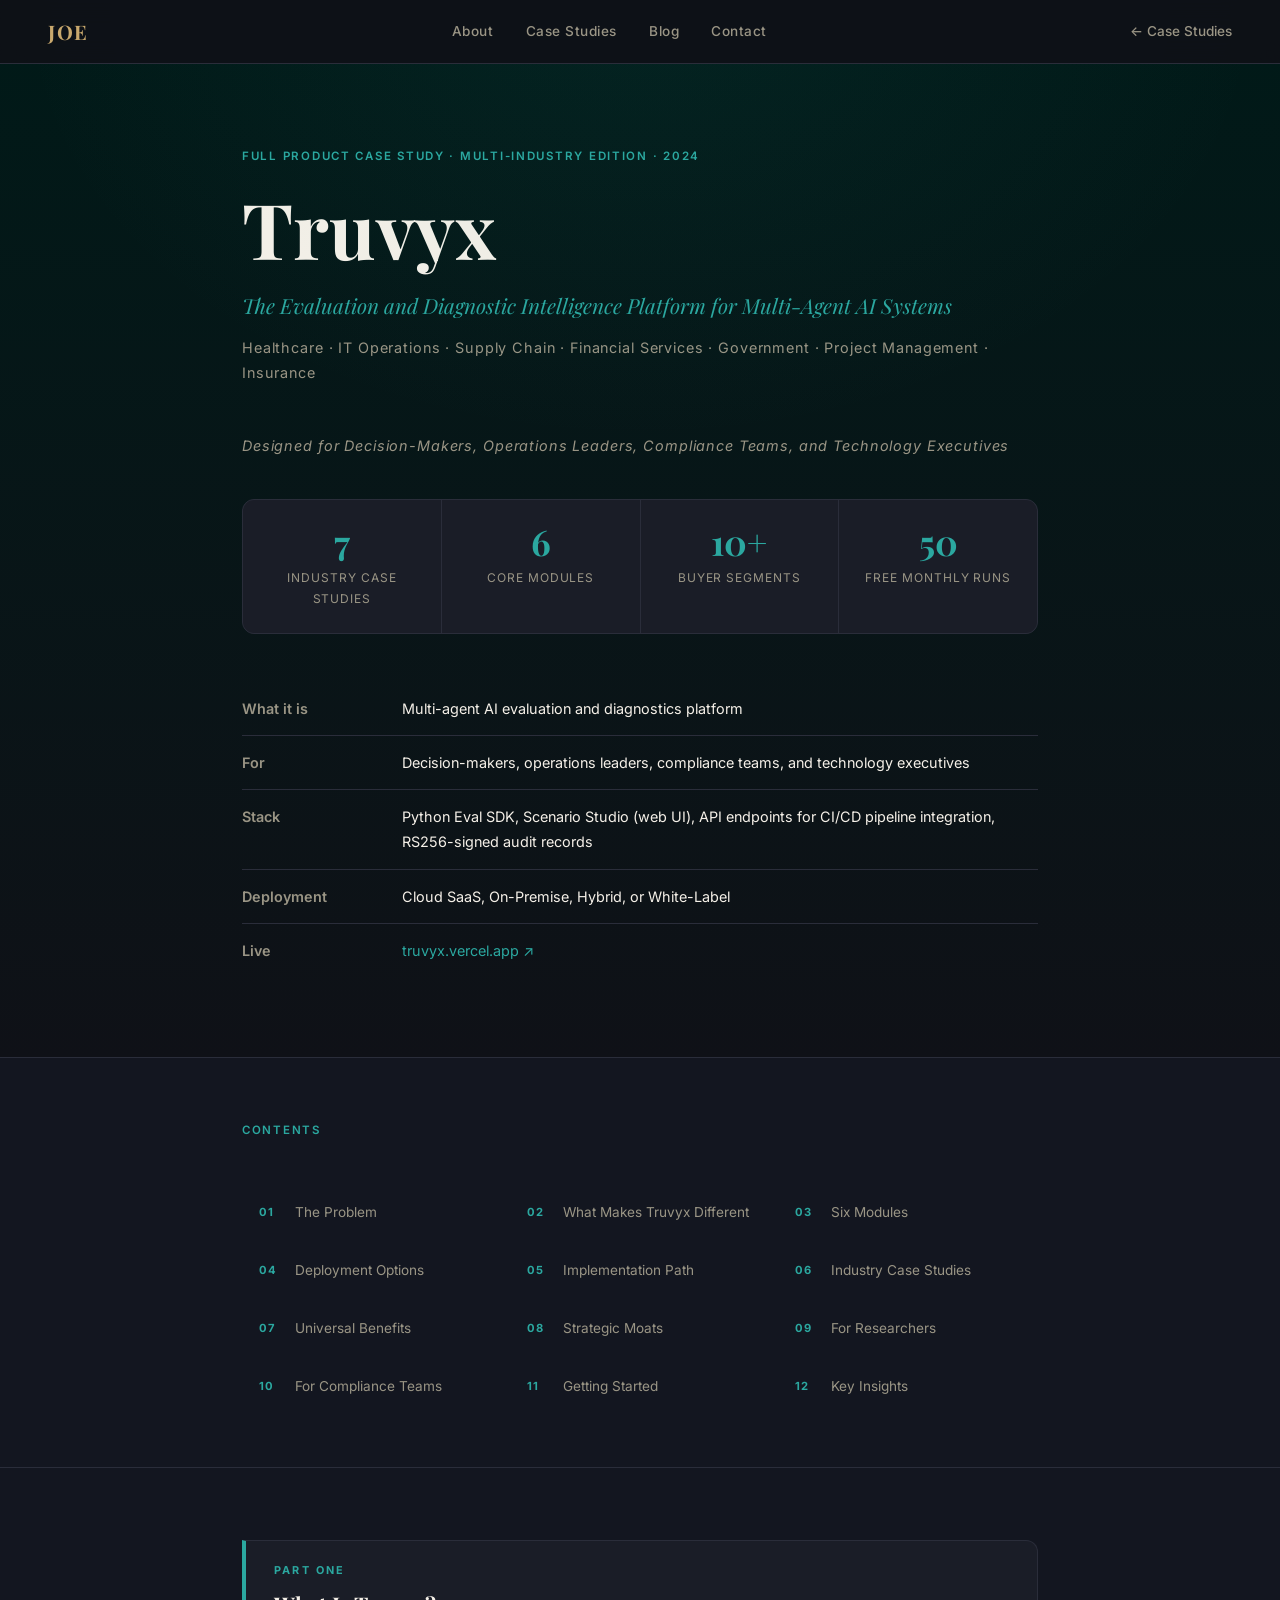
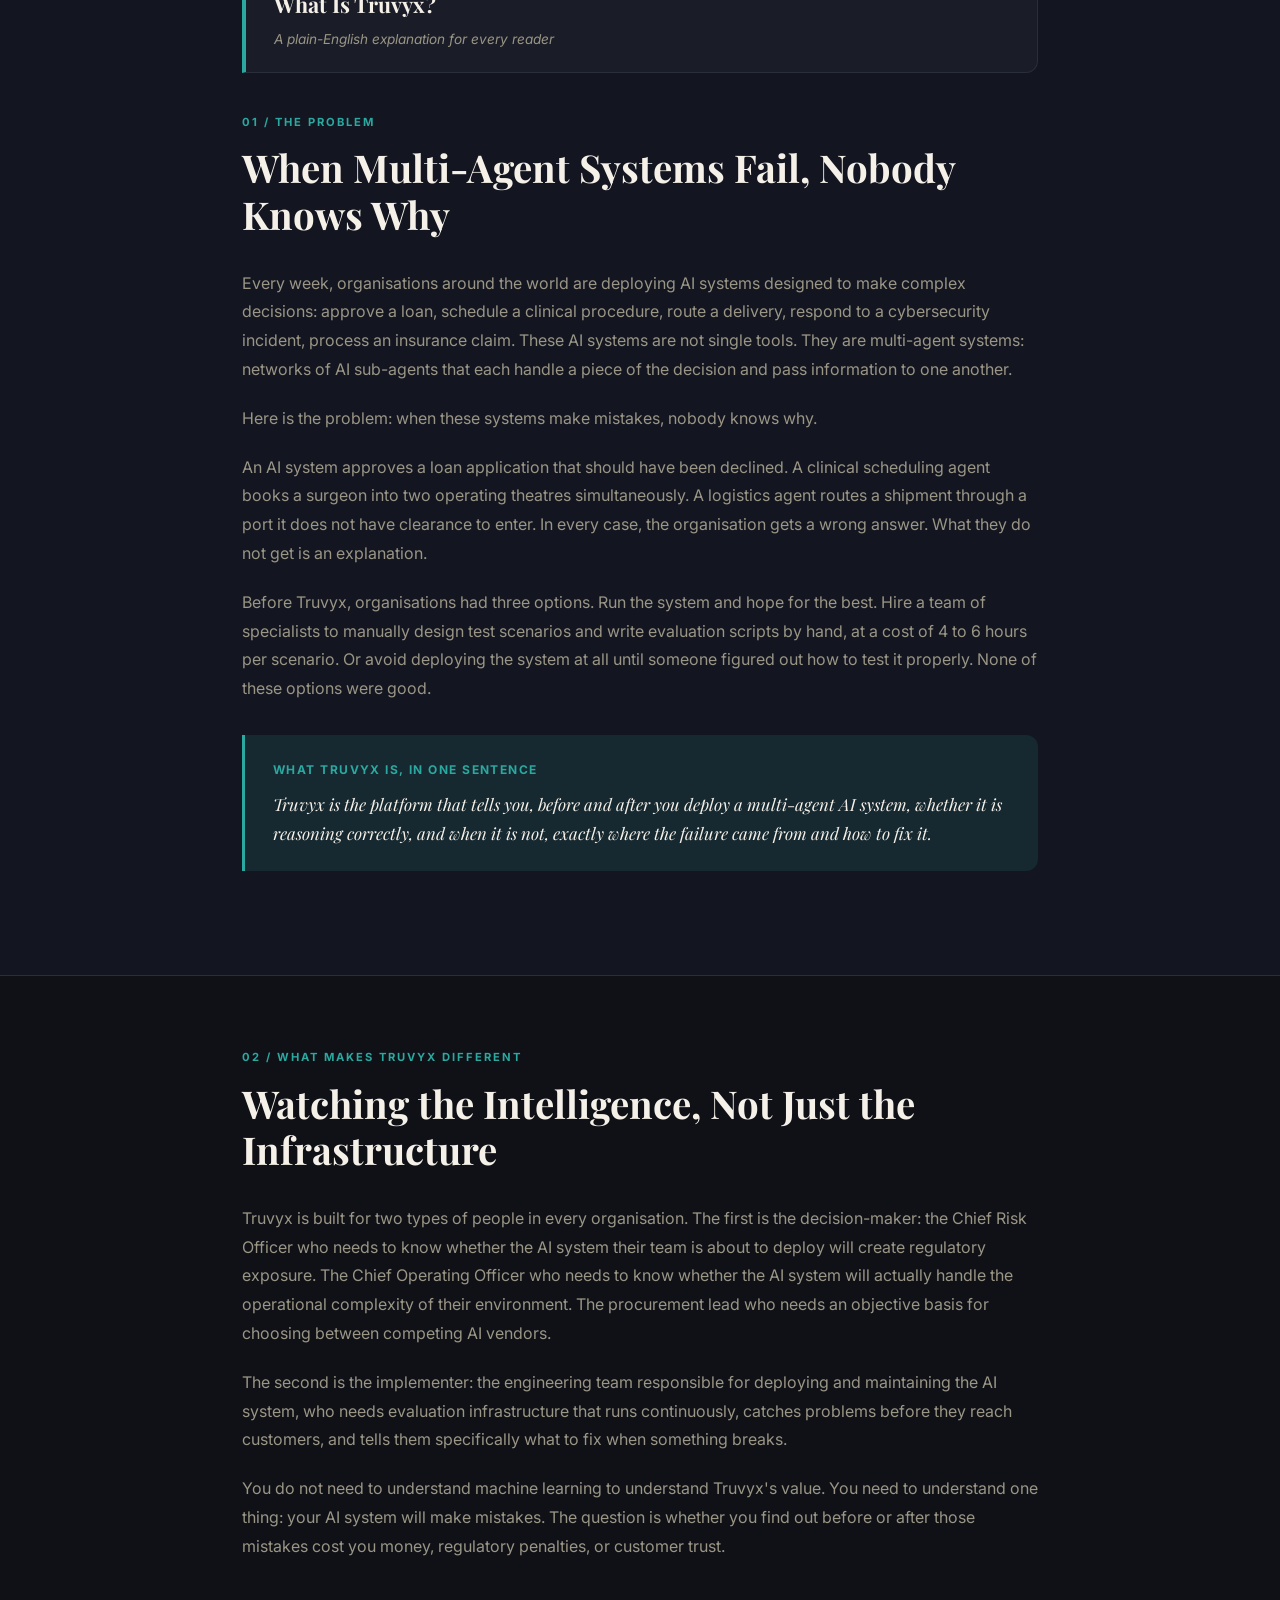
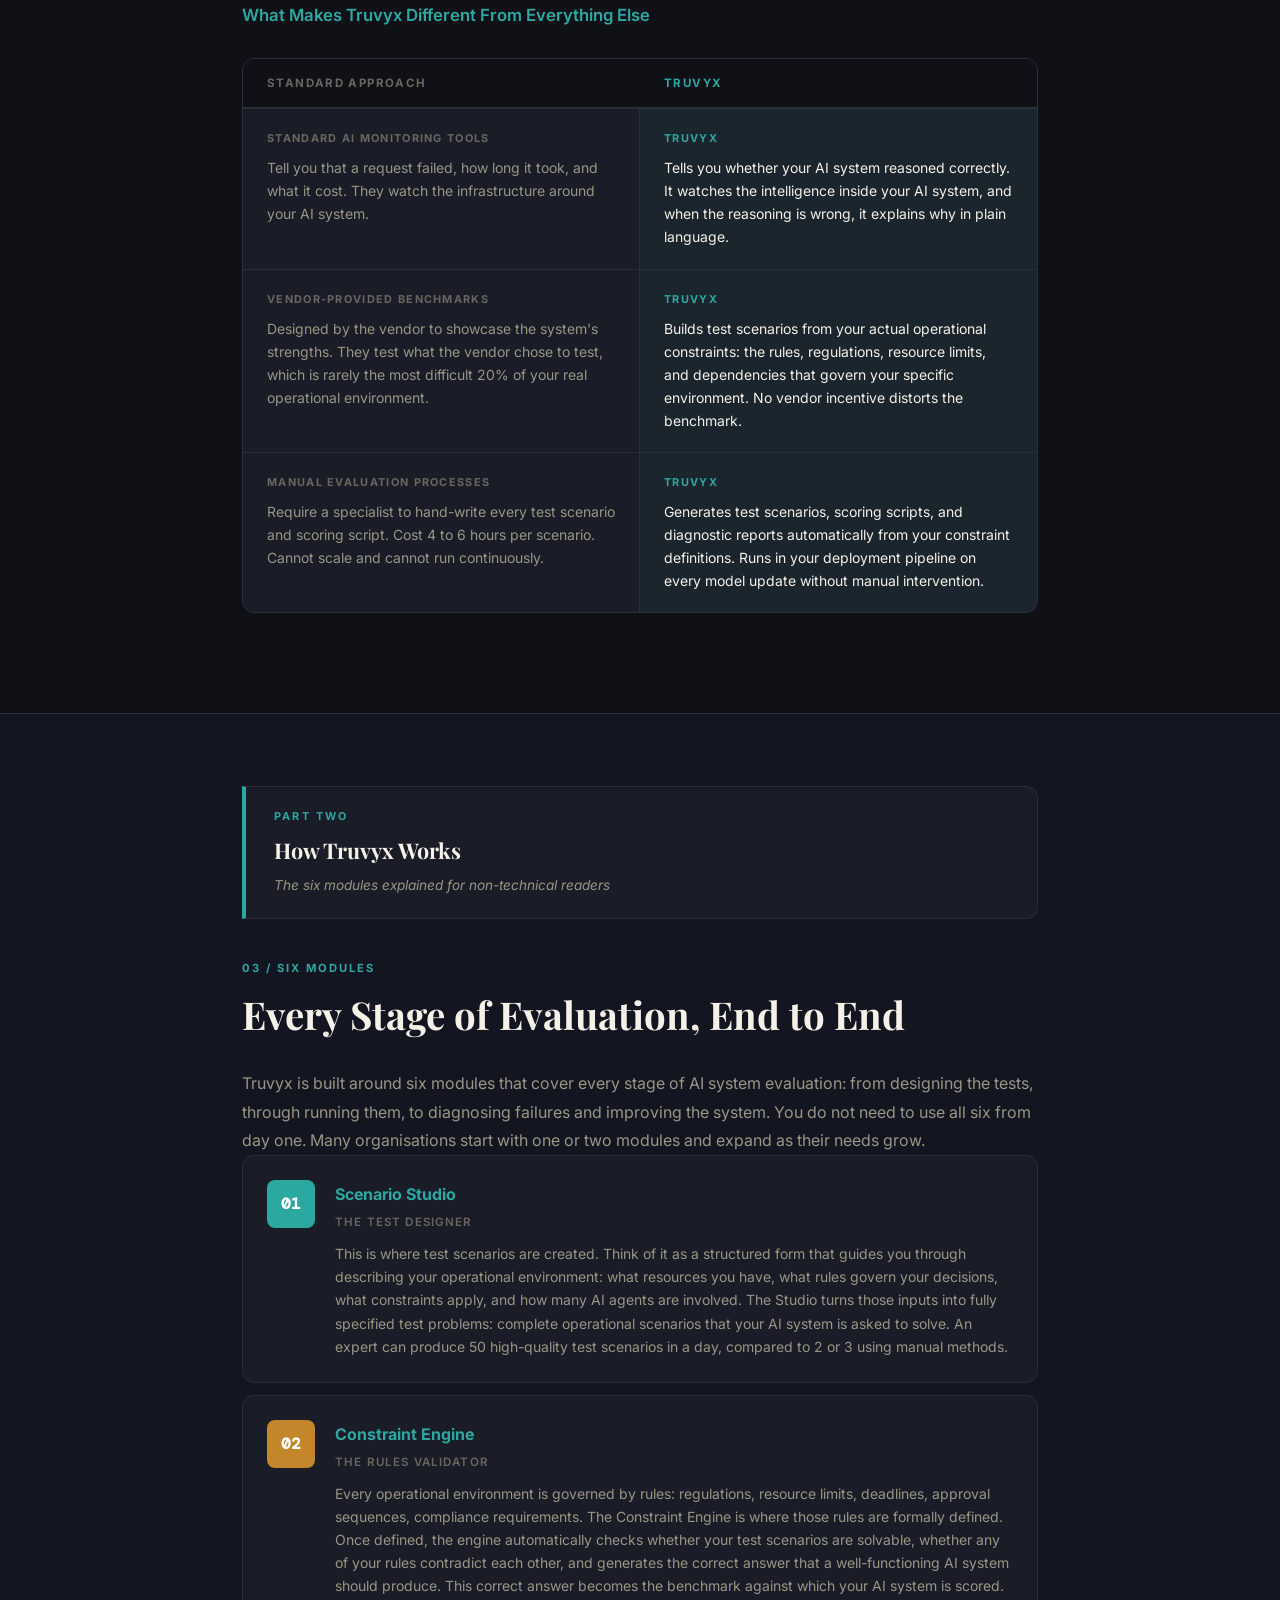
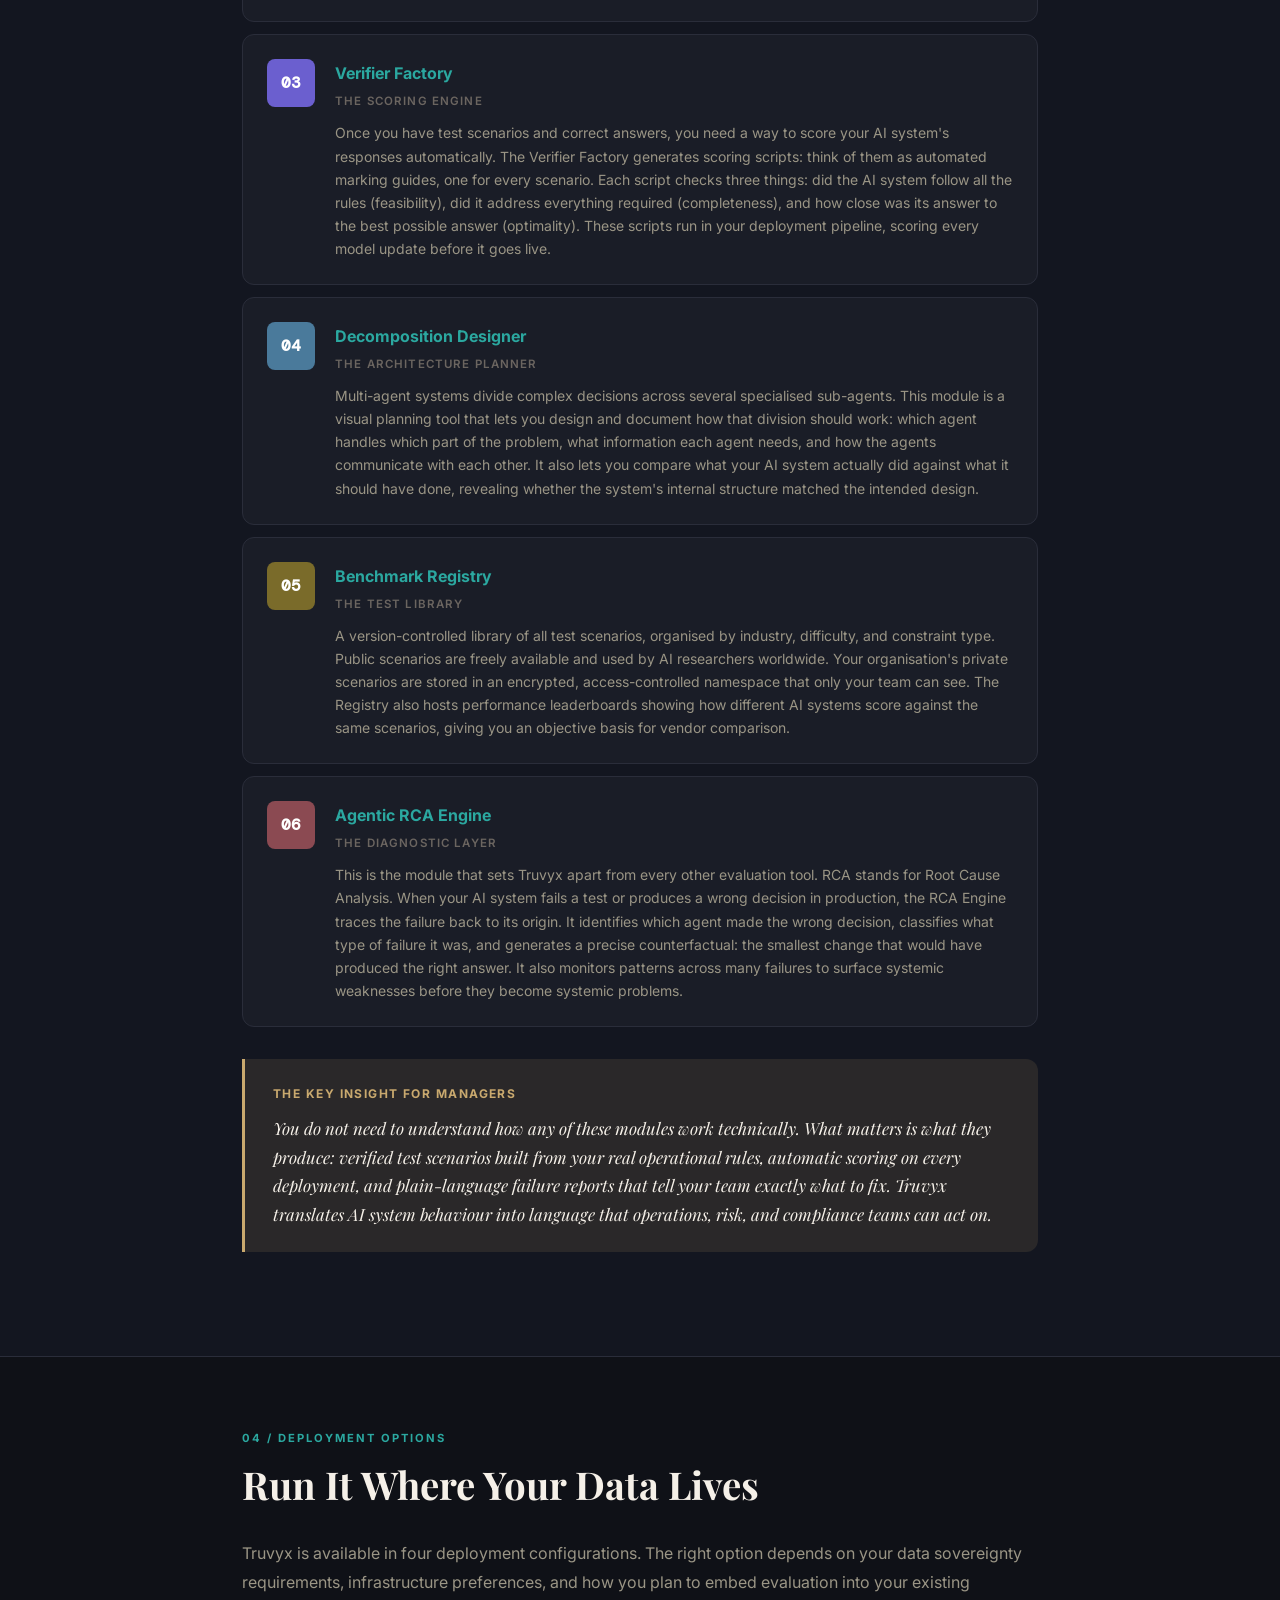
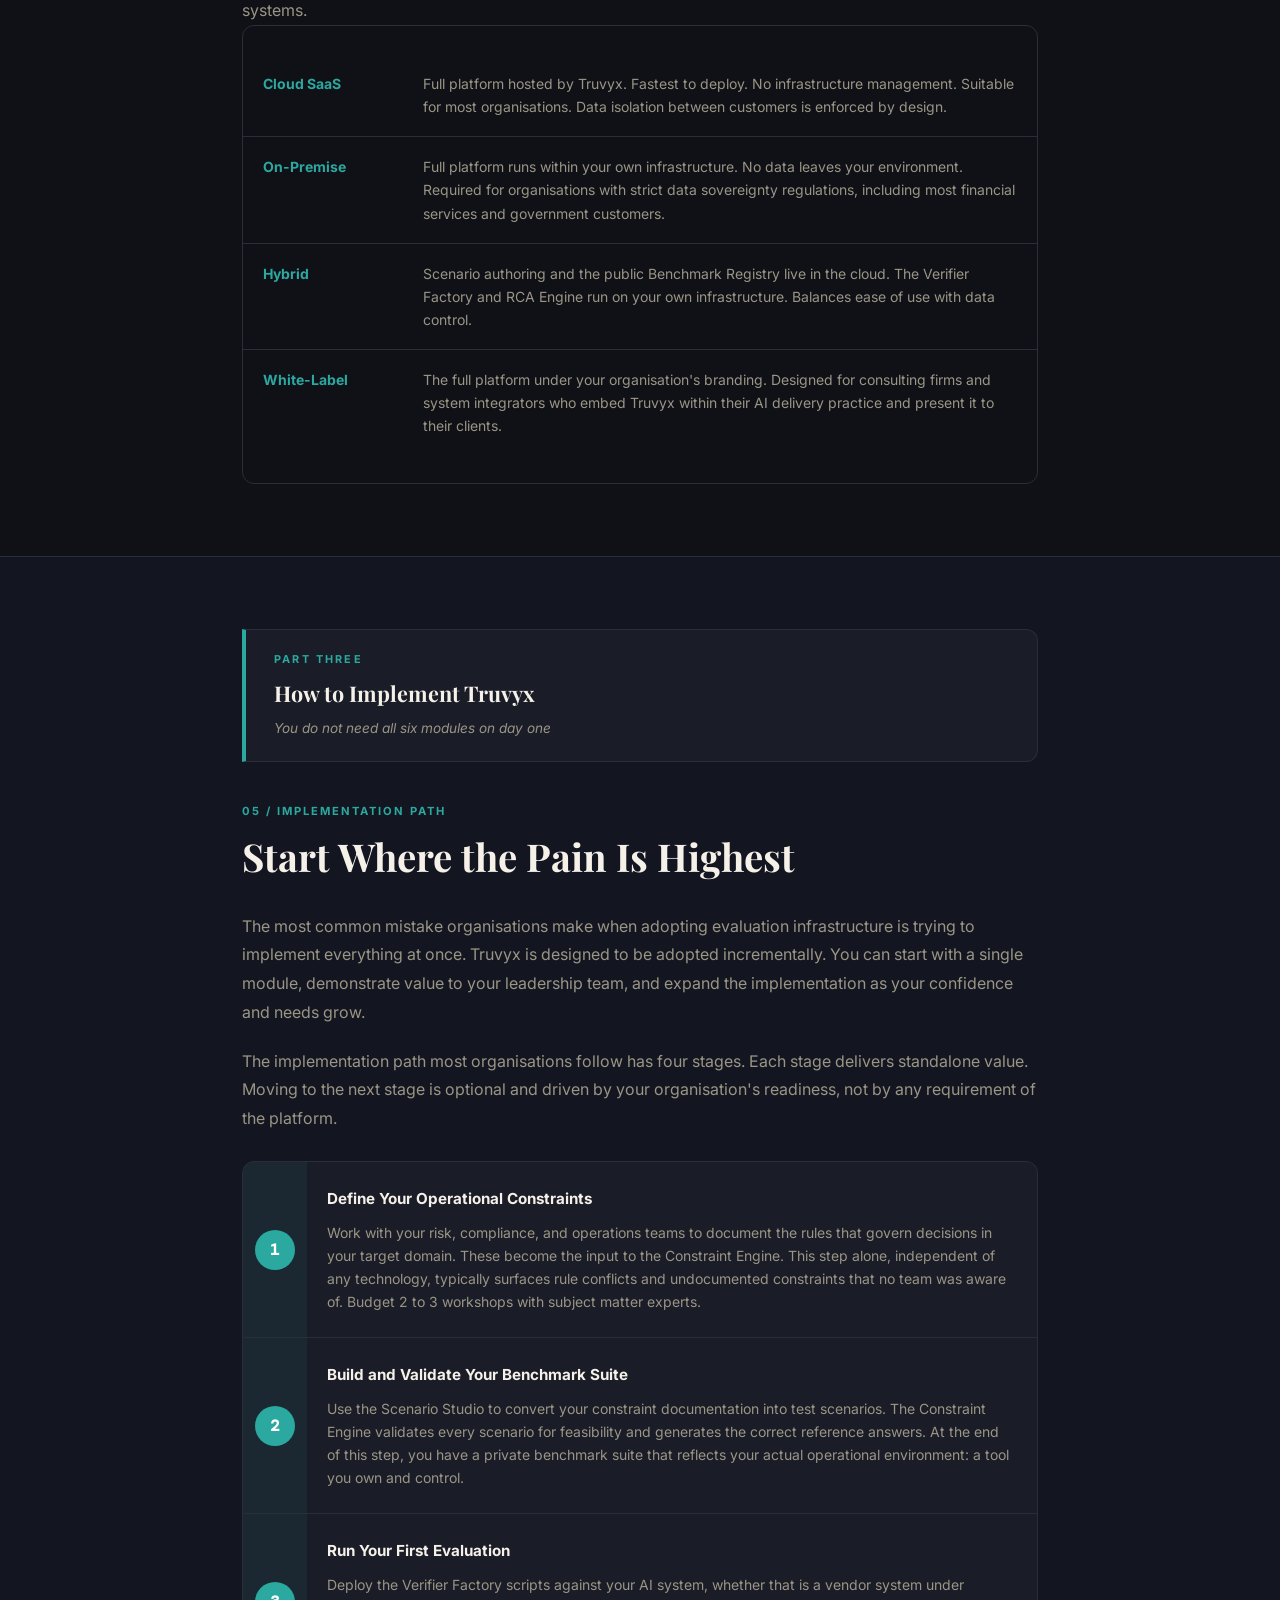
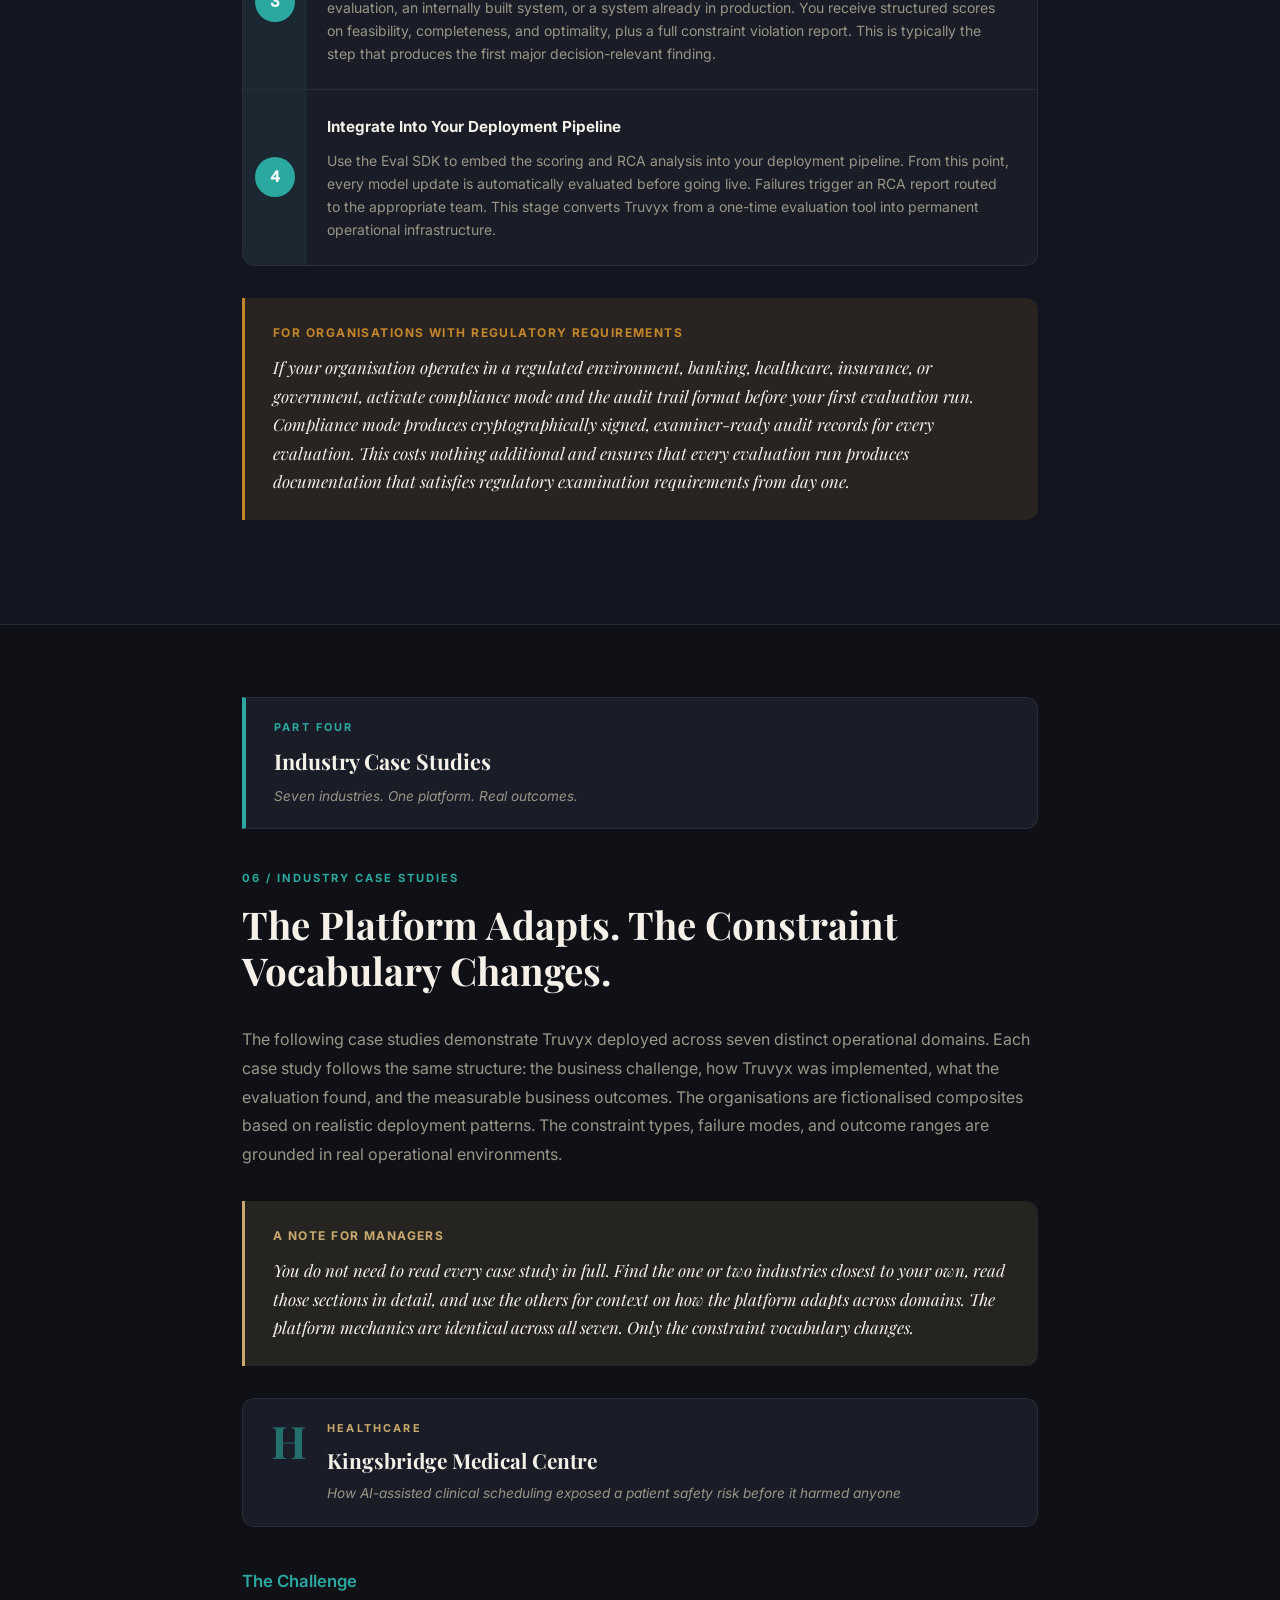
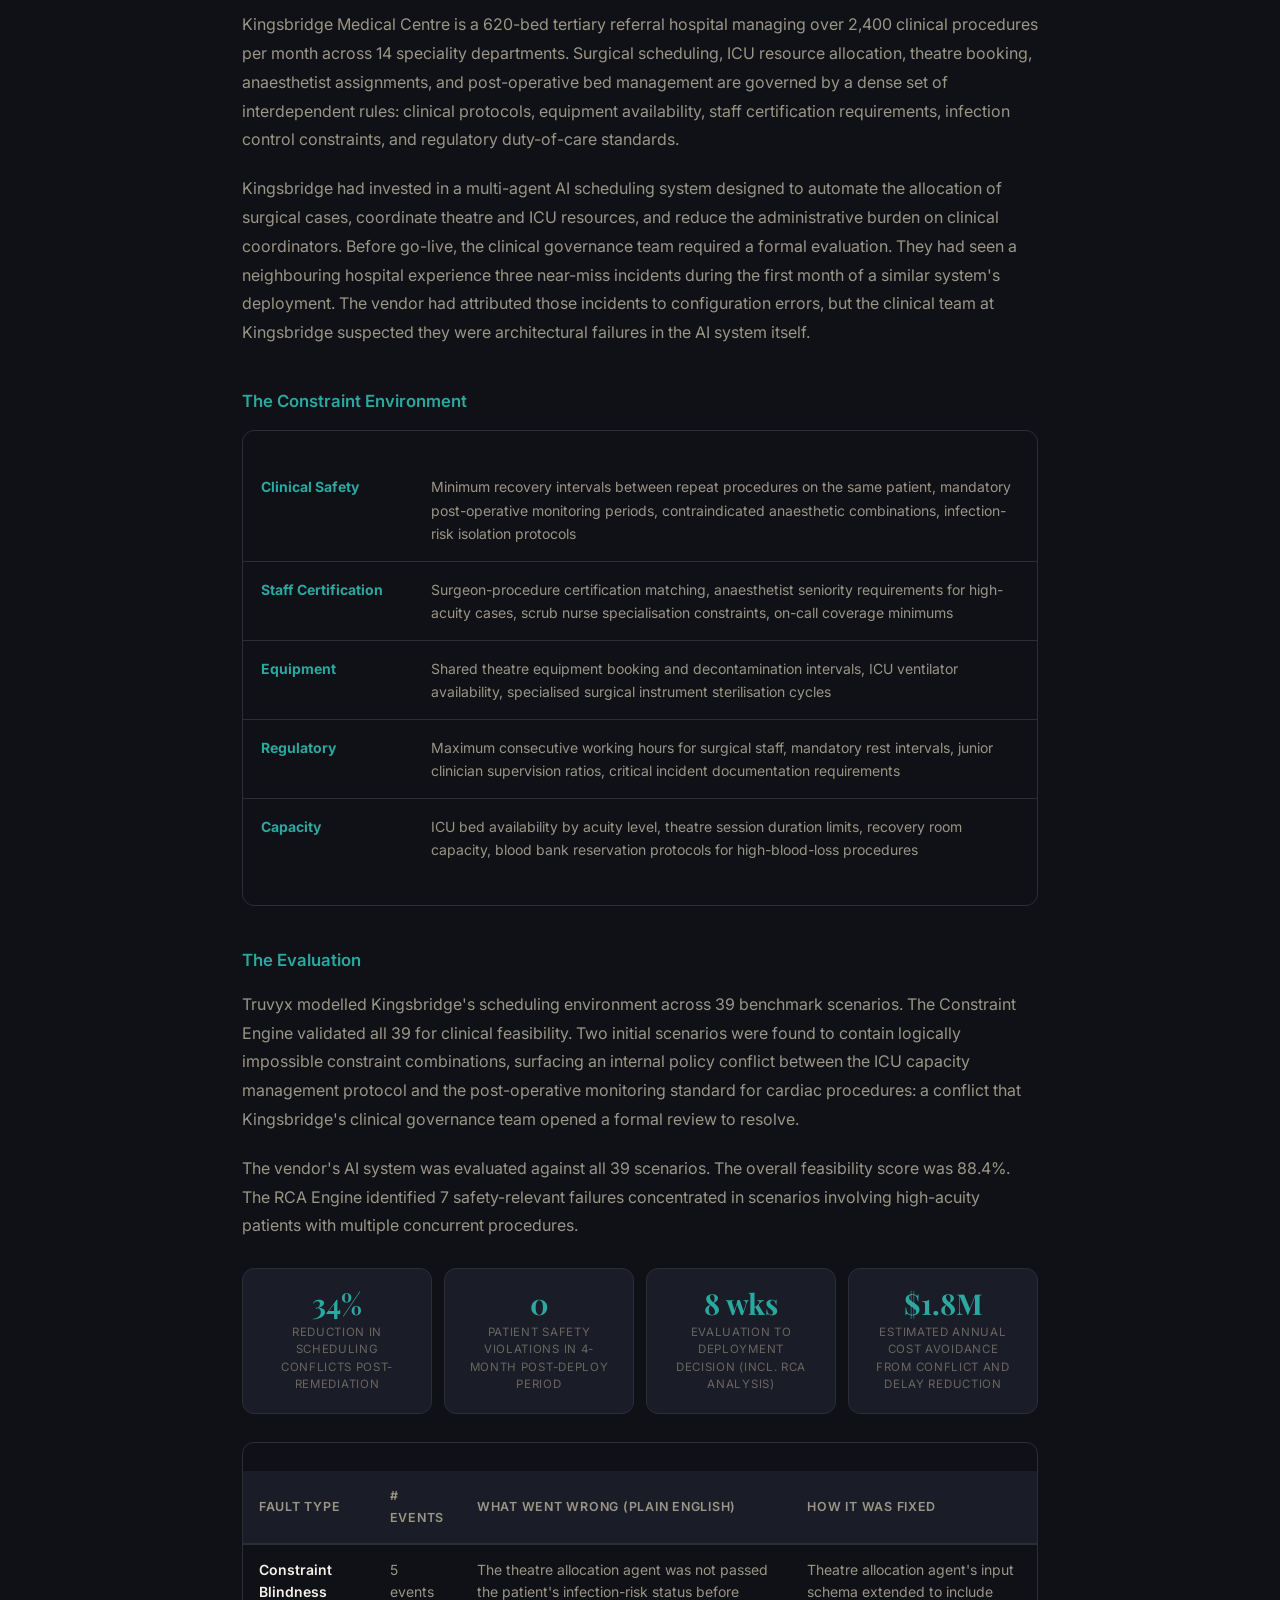
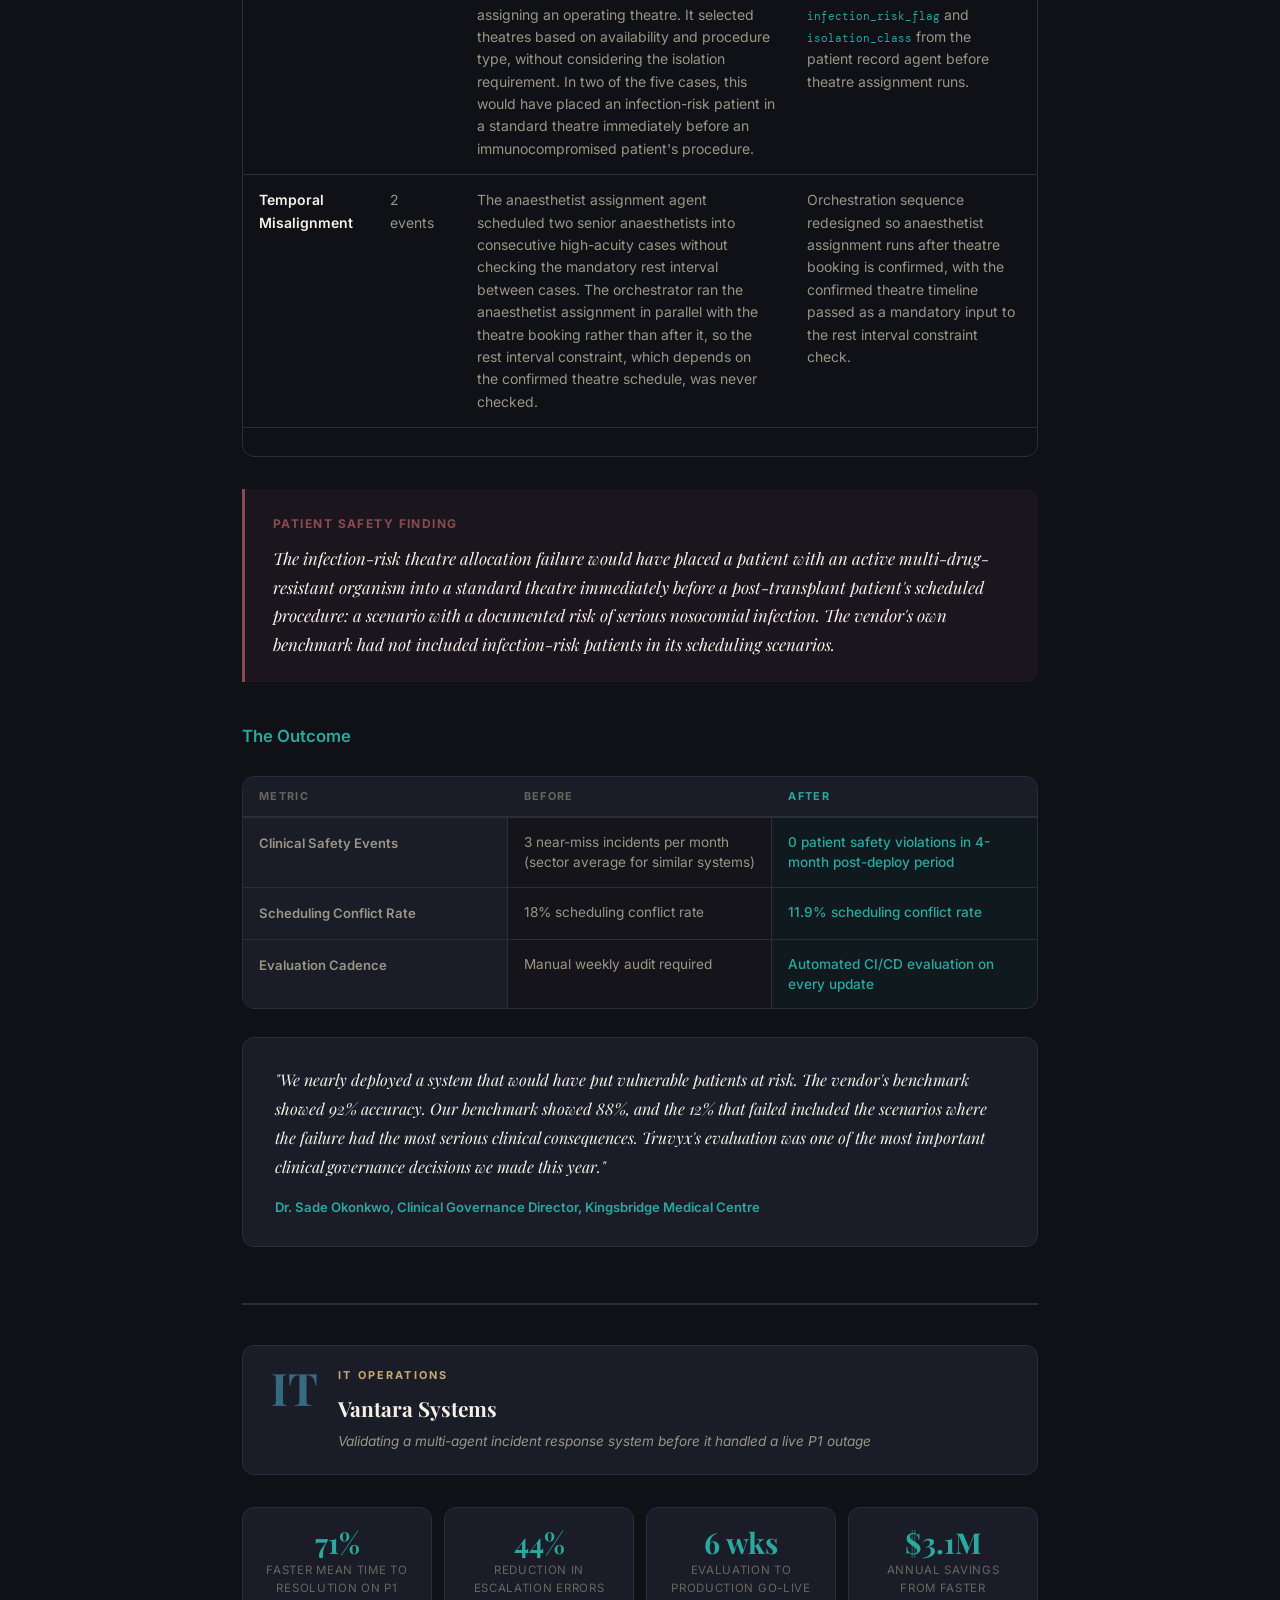
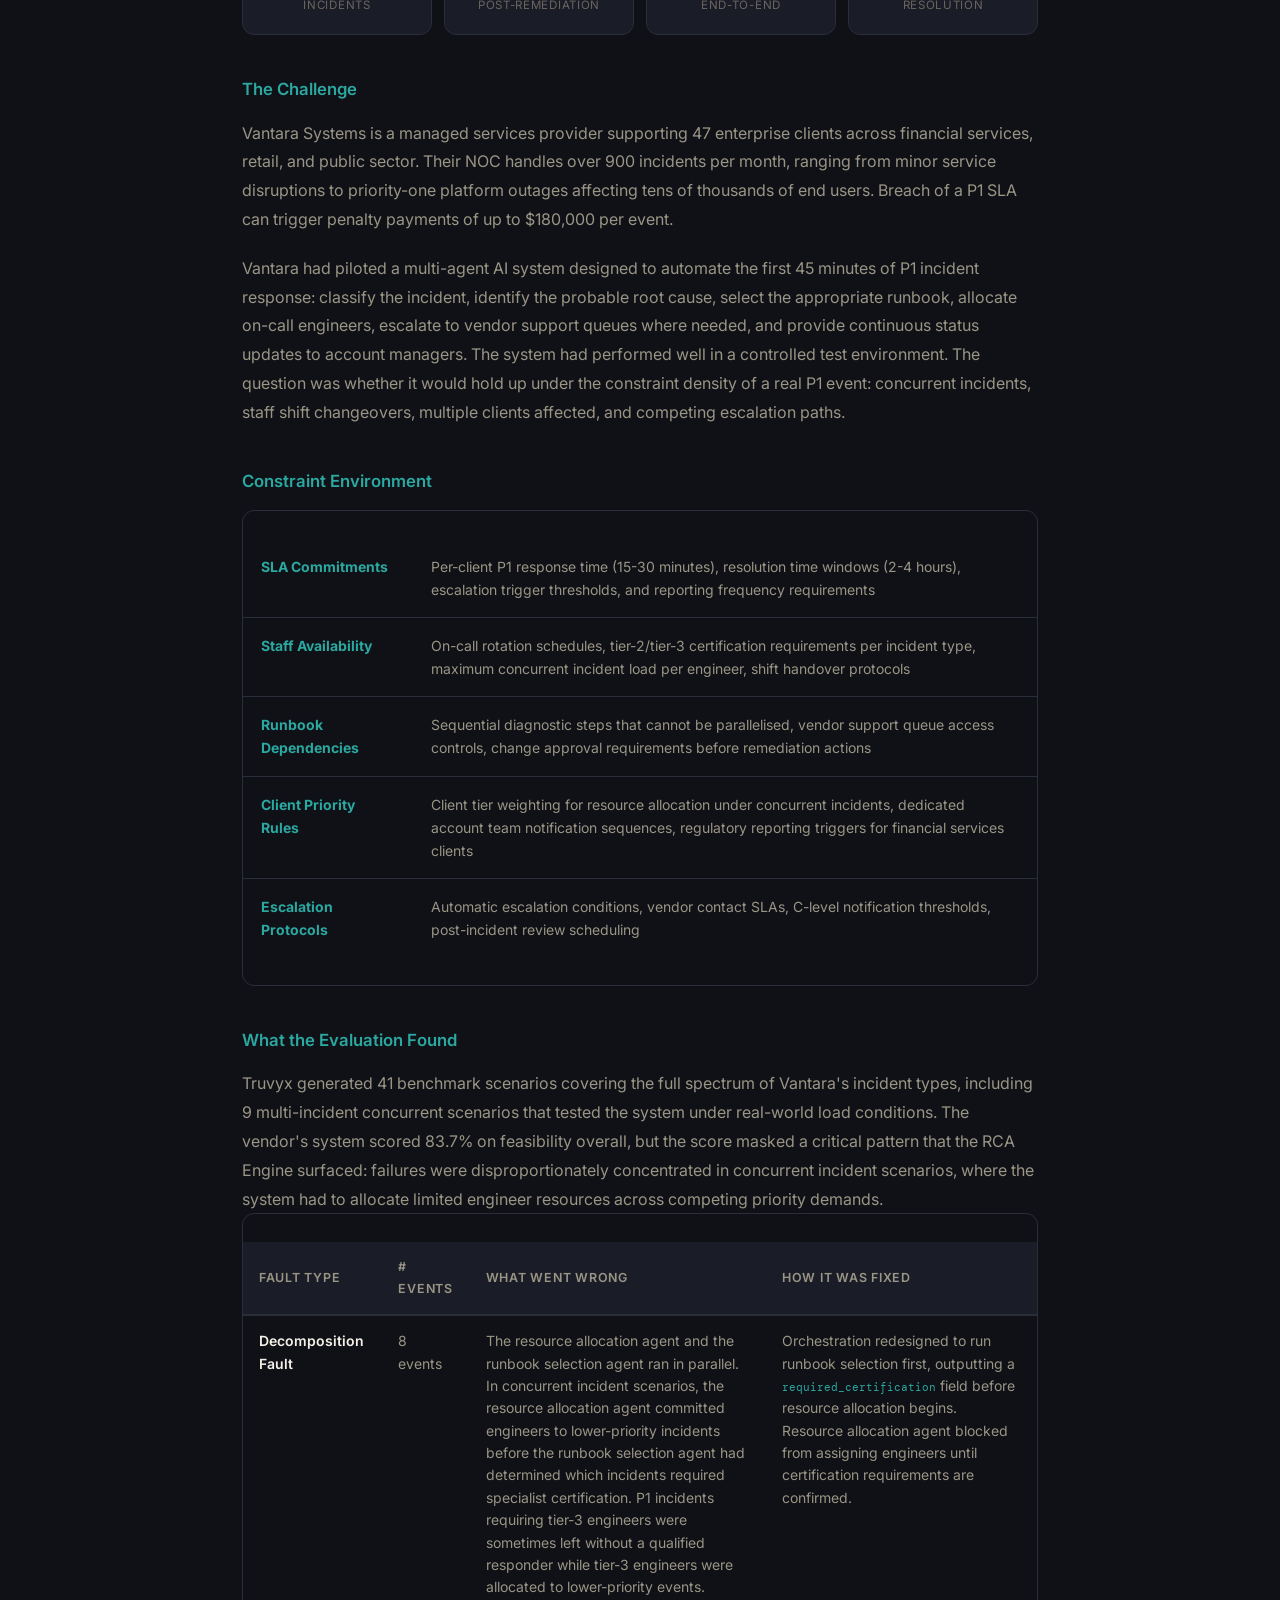
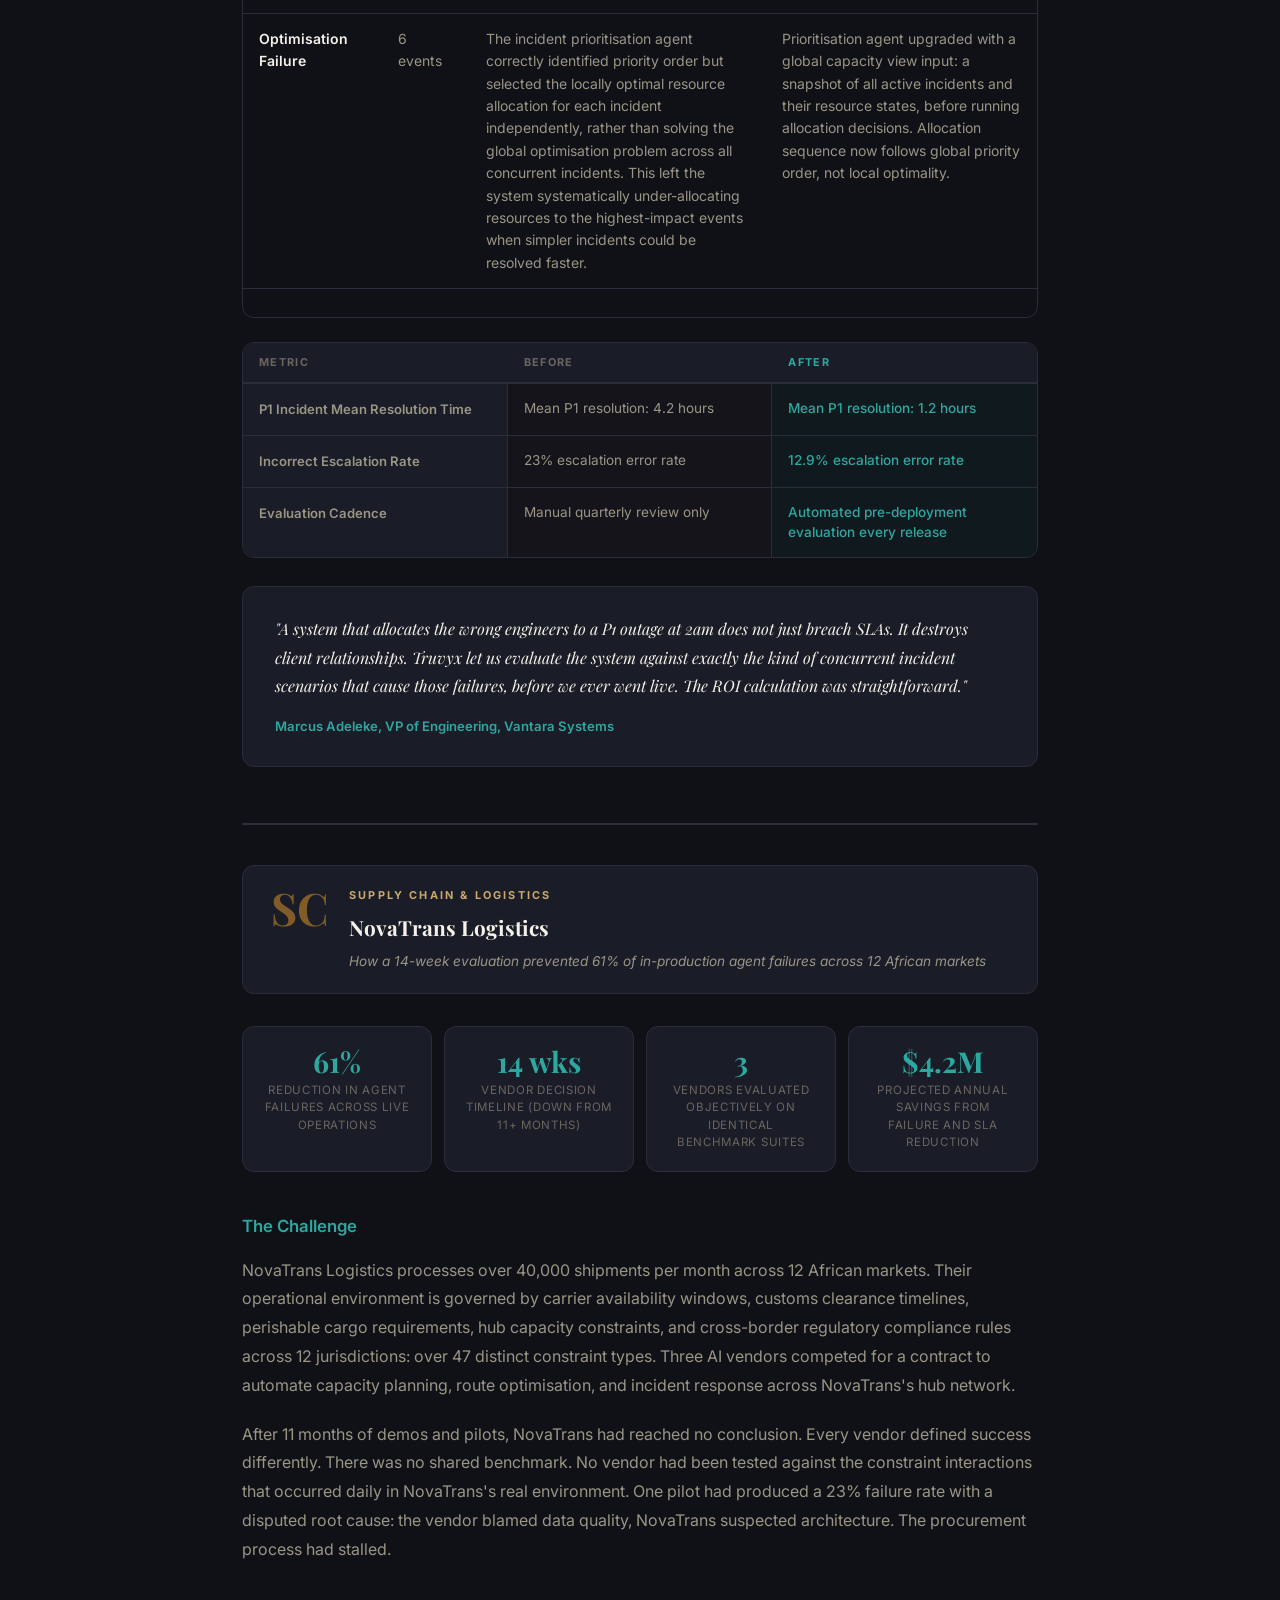
<file: case-studies/truvyx.html>
<!DOCTYPE html>
<html lang="en">
<head>
  <meta charset="UTF-8" />
  <meta name="viewport" content="width=device-width, initial-scale=1.0" />
  <meta name="description" content="Truvyx: The Evaluation and Diagnostic Intelligence Platform for Multi-Agent AI Systems. Full product case study by Judith Oluchi Ekeleme." />
  <title>Truvyx Case Study | Judith Oluchi Ekeleme</title>

  <link rel="icon" type="image/svg+xml" href="../favicon.svg" />
  <link rel="shortcut icon" href="../favicon.svg" />
  <link rel="preconnect" href="https://fonts.googleapis.com" />
  <link rel="preconnect" href="https://fonts.gstatic.com" crossorigin />
  <link href="https://fonts.googleapis.com/css2?family=Playfair+Display:ital,wght@0,400;0,600;0,700;1,400&family=Inter:wght@300;400;500;600&family=DM+Mono:wght@400;500&display=swap" rel="stylesheet" />

  <style>
    *, *::before, *::after { box-sizing: border-box; margin: 0; padding: 0; }

    :root {
      --bg:         #0F1117;
      --bg-alt:     #131620;
      --surface:    #1A1D27;
      --border:     #2A2D3A;
      --gold:       #C9A96E;
      --gold-light: #E2C48A;
      --gold-dim:   rgba(201,169,110,0.12);
      --accent:     #2BA8A0;
      --accent-dim: rgba(43,168,160,0.12);
      --amber:      #C4862A;
      --amber-dim:  rgba(196,134,42,0.12);
      --mauve:      #8B4A52;
      --text:       #F5F0E8;
      --text-muted: #9A9585;
      --text-dim:   #6B6560;
      --font-serif: 'Playfair Display', Georgia, serif;
      --font-sans:  'Inter', system-ui, sans-serif;
      --font-mono:  'DM Mono', 'Fira Code', monospace;
      --radius:     12px;
      --transition: 0.3s cubic-bezier(0.4,0,0.2,1);
    }

    html { scroll-behavior: smooth; font-size: 16px; }
    body { background: var(--bg); color: var(--text); font-family: var(--font-sans); line-height: 1.75; overflow-x: hidden; }
    a { color: inherit; text-decoration: none; }
    ul { list-style: none; }
    ::selection { background: var(--gold-dim); color: var(--gold-light); }
    ::-webkit-scrollbar { width: 6px; }
    ::-webkit-scrollbar-track { background: var(--bg); }
    ::-webkit-scrollbar-thumb { background: var(--border); border-radius: 3px; }
    ::-webkit-scrollbar-thumb:hover { background: var(--gold); }

    nav {
      position: fixed; top: 0; left: 0; right: 0; z-index: 100;
      display: flex; align-items: center; justify-content: space-between;
      padding: 0 48px; height: 64px;
      background: rgba(15,17,23,0.92); backdrop-filter: blur(12px);
      border-bottom: 1px solid var(--border);
    }
    .nav-logo { font-family: var(--font-serif); font-size: 1.25rem; font-weight: 700; color: var(--gold); letter-spacing: 0.08em; }
    .nav-links { display: flex; gap: 32px; align-items: center; }
    .nav-links a { font-size: 0.85rem; font-weight: 500; color: var(--text-muted); letter-spacing: 0.04em; transition: color var(--transition); }
    .nav-links a:hover { color: var(--gold); }
    .nav-back { display: flex; align-items: center; gap: 8px; font-size: 0.85rem; font-weight: 500; color: var(--text-muted); transition: color var(--transition); }
    .nav-back:hover { color: var(--gold); }

    .cs-hero {
      padding: 140px 0 80px;
      background: linear-gradient(180deg, #001A18 0%, var(--bg) 100%);
      border-bottom: 1px solid var(--border);
      position: relative; overflow: hidden;
    }
    .cs-hero::before {
      content: ''; position: absolute; inset: 0;
      background: radial-gradient(ellipse 70% 60% at 50% 0%, rgba(43,168,160,0.07) 0%, transparent 70%);
      pointer-events: none;
    }

    .container { max-width: 860px; margin: 0 auto; padding: 0 32px; }
    .container-wide { max-width: 1080px; margin: 0 auto; padding: 0 32px; }

    .cs-label { display: inline-block; font-size: 0.72rem; font-weight: 600; letter-spacing: 0.15em; text-transform: uppercase; color: var(--accent); margin-bottom: 20px; }
    .cs-title { font-family: var(--font-serif); font-size: clamp(2.8rem, 6vw, 5rem); font-weight: 700; line-height: 1.1; color: var(--text); margin-bottom: 16px; }
    .cs-subtitle { font-family: var(--font-serif); font-size: clamp(1rem, 2vw, 1.3rem); font-style: italic; color: var(--accent); margin-bottom: 12px; }
    .cs-tagline { font-size: 0.9rem; color: var(--text-muted); letter-spacing: 0.06em; margin-bottom: 48px; }

    .stats-bar { display: grid; grid-template-columns: repeat(4, 1fr); gap: 1px; background: var(--border); border: 1px solid var(--border); border-radius: var(--radius); overflow: hidden; margin-bottom: 48px; }
    .stat-cell { background: var(--surface); padding: 24px 20px; text-align: center; }
    .stat-value { font-family: var(--font-serif); font-size: 2.2rem; font-weight: 700; color: var(--accent); line-height: 1; margin-bottom: 8px; }
    .stat-label { font-size: 0.75rem; color: var(--text-muted); letter-spacing: 0.08em; text-transform: uppercase; }

    .meta-table { width: 100%; border-collapse: collapse; font-size: 0.9rem; }
    .meta-table tr { border-bottom: 1px solid var(--border); }
    .meta-table tr:last-child { border-bottom: none; }
    .meta-table td { padding: 14px 0; vertical-align: top; }
    .meta-table td:first-child { font-weight: 600; color: var(--text-muted); width: 160px; padding-right: 24px; }
    .meta-table td:last-child { color: var(--text); }

    .toc-section { padding: 56px 0; border-bottom: 1px solid var(--border); background: var(--bg-alt); }
    .toc-grid { display: grid; grid-template-columns: repeat(auto-fill, minmax(220px, 1fr)); gap: 8px; margin-top: 28px; }
    .toc-item { display: flex; align-items: center; gap: 12px; padding: 12px 16px; border-radius: 8px; font-size: 0.85rem; color: var(--text-muted); border: 1px solid transparent; transition: all var(--transition); }
    .toc-item:hover { background: var(--gold-dim); border-color: rgba(201,169,110,0.2); color: var(--gold); }
    .toc-num { font-size: 0.7rem; font-weight: 700; color: var(--accent); letter-spacing: 0.1em; min-width: 24px; }

    .cs-section { padding: 72px 0; border-bottom: 1px solid var(--border); }
    .cs-section:nth-child(even) { background: var(--bg-alt); }

    .section-label { font-size: 0.7rem; font-weight: 700; letter-spacing: 0.18em; text-transform: uppercase; color: var(--accent); margin-bottom: 12px; }
    .section-title { font-family: var(--font-serif); font-size: clamp(1.6rem, 3vw, 2.4rem); font-weight: 700; color: var(--text); margin-bottom: 32px; line-height: 1.2; }

    .part-header {
      background: var(--surface); border: 1px solid var(--border);
      border-left: 4px solid var(--accent);
      border-radius: 0 var(--radius) var(--radius) 0;
      padding: 20px 28px; margin-bottom: 40px;
    }
    .part-label { font-size: 0.68rem; font-weight: 700; letter-spacing: 0.2em; text-transform: uppercase; color: var(--accent); margin-bottom: 6px; }
    .part-title { font-family: var(--font-serif); font-size: 1.35rem; font-weight: 700; color: var(--text); margin-bottom: 4px; }
    .part-sub { font-size: 0.85rem; font-style: italic; color: var(--text-muted); }

    .prose p { font-size: 1rem; color: var(--text-muted); margin-bottom: 20px; line-height: 1.8; }
    .prose p:last-child { margin-bottom: 0; }

    .callout { background: var(--accent-dim); border-left: 3px solid var(--accent); border-radius: 0 var(--radius) var(--radius) 0; padding: 24px 28px; margin: 32px 0; }
    .callout-label { font-size: 0.75rem; font-weight: 700; letter-spacing: 0.12em; text-transform: uppercase; color: var(--accent); margin-bottom: 10px; }
    .callout p { font-family: var(--font-serif); font-style: italic; font-size: 1.05rem; color: var(--text); line-height: 1.7; margin: 0; }
    .callout-gold { background: var(--gold-dim); border-left-color: var(--gold); }
    .callout-gold .callout-label { color: var(--gold); }
    .callout-warn { background: rgba(139,74,82,0.1); border-left-color: var(--mauve); }
    .callout-warn .callout-label { color: var(--mauve); }
    .callout-amber { background: var(--amber-dim); border-left-color: var(--amber); }
    .callout-amber .callout-label { color: var(--amber); }

    .sub-heading { font-size: 1.05rem; font-weight: 600; color: var(--accent); margin: 40px 0 14px; }

    .data-table { width: 100%; border-collapse: collapse; font-size: 0.875rem; margin: 28px 0; }
    .data-table thead tr { background: var(--surface); }
    .data-table thead th { padding: 14px 16px; text-align: left; font-weight: 600; color: var(--text-muted); font-size: 0.78rem; letter-spacing: 0.06em; text-transform: uppercase; border-bottom: 2px solid var(--border); }
    .data-table tbody tr { border-bottom: 1px solid var(--border); }
    .data-table td { padding: 14px 16px; vertical-align: top; color: var(--text-muted); line-height: 1.6; }
    .data-table td:first-child { font-weight: 600; color: var(--text); }
    .table-wrapper { overflow-x: auto; border: 1px solid var(--border); border-radius: var(--radius); }

    /* Comparison table */
    .compare-section { background: var(--surface); border: 1px solid var(--border); border-radius: var(--radius); overflow: hidden; margin: 28px 0; }
    .compare-row { display: grid; grid-template-columns: 1fr 1fr; border-bottom: 1px solid var(--border); }
    .compare-row:last-child { border-bottom: none; }
    .compare-cell { padding: 20px 24px; }
    .compare-cell.other { border-right: 1px solid var(--border); }
    .compare-cell.truvyx-cell { background: rgba(43,168,160,0.05); }
    .compare-category { font-size: 0.68rem; font-weight: 700; letter-spacing: 0.12em; text-transform: uppercase; color: var(--text-dim); margin-bottom: 8px; }
    .compare-category.is-truvyx { color: var(--accent); }
    .compare-text { font-size: 0.875rem; color: var(--text-muted); line-height: 1.65; }
    .compare-text.is-truvyx { color: var(--text); }
    .compare-header-row { display: grid; grid-template-columns: 1fr 1fr; background: var(--bg); border-bottom: 2px solid var(--border); }
    .compare-header-cell { padding: 14px 24px; font-size: 0.72rem; font-weight: 700; letter-spacing: 0.12em; text-transform: uppercase; color: var(--text-dim); }
    .compare-header-cell.is-truvyx { color: var(--accent); }

    /* Module cards */
    .module-card {
      display: flex; gap: 20px; padding: 24px;
      background: var(--surface); border: 1px solid var(--border);
      border-radius: var(--radius); margin-bottom: 12px;
      transition: border-color var(--transition);
    }
    .module-card:hover { border-color: var(--accent); }
    .module-num-badge {
      width: 48px; height: 48px; border-radius: 8px; flex-shrink: 0;
      display: flex; align-items: center; justify-content: center;
      font-family: var(--font-mono); font-size: 1rem; font-weight: 700;
      color: #fff; background: var(--accent);
    }
    .module-body { flex: 1; }
    .module-name { font-size: 1rem; font-weight: 700; color: var(--accent); margin-bottom: 4px; }
    .module-role { font-size: 0.72rem; font-weight: 600; letter-spacing: 0.1em; text-transform: uppercase; color: var(--text-dim); margin-bottom: 10px; }
    .module-desc { font-size: 0.875rem; color: var(--text-muted); line-height: 1.65; }

    /* Deployment options */
    .deploy-table { width: 100%; border-collapse: collapse; font-size: 0.875rem; margin: 28px 0; }
    .deploy-table td { padding: 18px 20px; vertical-align: top; border-bottom: 1px solid var(--border); line-height: 1.65; }
    .deploy-table tr:last-child td { border-bottom: none; }
    .deploy-table td:first-child { font-weight: 700; color: var(--accent); width: 160px; padding-right: 24px; white-space: nowrap; }
    .deploy-table td:last-child { color: var(--text-muted); }

    /* Implementation stages */
    .stages-wrap { background: var(--surface); border: 1px solid var(--border); border-radius: var(--radius); overflow: hidden; margin: 28px 0; }
    .stage { display: grid; grid-template-columns: 64px 1fr; gap: 0; align-items: stretch; border-bottom: 1px solid var(--border); }
    .stage:last-child { border-bottom: none; }
    .stage-num-col { background: rgba(43,168,160,0.08); display: flex; align-items: center; justify-content: center; padding: 24px 16px; }
    .stage-num { width: 40px; height: 40px; border-radius: 50%; background: var(--accent); display: flex; align-items: center; justify-content: center; font-family: var(--font-mono); font-weight: 700; font-size: 1rem; color: #fff; flex-shrink: 0; }
    .stage-body { padding: 24px 24px 24px 20px; }
    .stage-title { font-size: 0.95rem; font-weight: 700; color: var(--text); margin-bottom: 8px; }
    .stage-desc { font-size: 0.875rem; color: var(--text-muted); line-height: 1.65; }
    .stage-time-col { padding: 24px 20px; display: flex; flex-direction: column; align-items: flex-end; justify-content: center; border-left: 1px solid var(--border); min-width: 100px; }
    .stage-time-label { font-size: 0.65rem; font-weight: 700; letter-spacing: 0.1em; text-transform: uppercase; color: var(--text-dim); margin-bottom: 4px; }
    .stage-time-val { font-family: var(--font-mono); font-size: 0.9rem; font-weight: 700; color: var(--accent); white-space: nowrap; }

    /* Case study results */
    .result-stat { display: grid; grid-template-columns: repeat(4,1fr); gap: 12px; margin: 28px 0; }
    .result-card { background: var(--surface); border: 1px solid var(--border); border-radius: var(--radius); padding: 20px; text-align: center; }
    .result-value { font-family: var(--font-serif); font-size: 1.8rem; font-weight: 700; color: var(--accent); line-height: 1; margin-bottom: 6px; }
    .result-label { font-size: 0.72rem; color: var(--text-dim); letter-spacing: 0.06em; text-transform: uppercase; line-height: 1.5; }

    /* Constraint environment table */
    .constraint-table { width: 100%; border-collapse: collapse; font-size: 0.875rem; margin: 28px 0; }
    .constraint-table td { padding: 16px 18px; vertical-align: top; border-bottom: 1px solid var(--border); line-height: 1.65; }
    .constraint-table tr:last-child td { border-bottom: none; }
    .constraint-table td:first-child { font-weight: 700; color: var(--accent); width: 170px; padding-right: 20px; }
    .constraint-table td:last-child { color: var(--text-muted); }

    /* Industry case study header */
    .industry-header { background: var(--surface); border: 1px solid var(--border); border-radius: var(--radius); padding: 20px 28px; margin-bottom: 32px; display: flex; gap: 20px; align-items: flex-start; }
    .industry-letter { font-family: var(--font-serif); font-size: 2.8rem; font-weight: 700; color: var(--accent); line-height: 1; opacity: 0.6; flex-shrink: 0; }
    .industry-info { flex: 1; }
    .industry-tag { font-size: 0.68rem; font-weight: 700; letter-spacing: 0.2em; text-transform: uppercase; color: var(--gold); margin-bottom: 4px; }
    .industry-org { font-family: var(--font-serif); font-size: 1.3rem; font-weight: 700; color: var(--text); margin-bottom: 4px; }
    .industry-desc { font-size: 0.85rem; font-style: italic; color: var(--text-muted); }

    /* Insights */
    .insights-grid { display: grid; grid-template-columns: 1fr 1fr; gap: 16px; margin: 32px 0; }
    .insight-card { background: var(--bg-alt); border: 1px solid var(--border); border-left: 3px solid var(--accent); border-radius: 0 var(--radius) var(--radius) 0; padding: 24px; }
    .insight-text { font-family: var(--font-serif); font-style: italic; font-size: 0.95rem; color: var(--text); line-height: 1.65; }

    /* CTA footer */
    .cs-footer { padding: 80px 0; text-align: center; background: var(--bg-alt); border-top: 1px solid var(--border); }
    .cs-footer-title { font-family: var(--font-serif); font-size: clamp(1.4rem, 3vw, 2rem); font-weight: 700; color: var(--text); margin-bottom: 12px; }
    .cs-footer-sub { color: var(--text-muted); font-size: 0.95rem; margin-bottom: 40px; }
    .btn-group { display: flex; gap: 16px; justify-content: center; flex-wrap: wrap; }
    .btn { display: inline-flex; align-items: center; gap: 8px; padding: 14px 28px; border-radius: 8px; font-size: 0.9rem; font-weight: 600; letter-spacing: 0.04em; transition: all var(--transition); }
    .btn-primary { background: var(--accent); color: #fff; }
    .btn-primary:hover { background: #36c0b7; }
    .btn-secondary { background: transparent; color: var(--text-muted); border: 1px solid var(--border); }
    .btn-secondary:hover { border-color: var(--gold); color: var(--gold); }

    .diagram-wrap { border: 1px solid var(--border); border-radius: var(--radius); background: var(--bg-alt); padding: 28px 24px 20px; overflow-x: auto; margin: 28px 0; }
    .diagram-label { font-size: 0.68rem; font-weight: 700; letter-spacing: 0.14em; text-transform: uppercase; color: var(--text-dim); margin-bottom: 18px; }

    /* Before/After outcomes */
    .before-after { border: 1px solid var(--border); border-radius: var(--radius); overflow: hidden; margin: 24px 0; }
    .ba-header { display: grid; grid-template-columns: 1fr 1fr 1fr; background: var(--surface); border-bottom: 2px solid var(--border); }
    .ba-header-cell { padding: 10px 16px; font-size: 0.68rem; font-weight: 700; letter-spacing: 0.12em; text-transform: uppercase; color: var(--text-dim); }
    .ba-header-cell.after { color: var(--accent); }
    .ba-row { display: grid; grid-template-columns: 1fr 1fr 1fr; border-bottom: 1px solid var(--border); }
    .ba-row:last-child { border-bottom: none; }
    .ba-metric { background: var(--surface); padding: 14px 16px; font-size: 0.82rem; font-weight: 600; color: var(--text-muted); border-right: 1px solid var(--border); }
    .ba-before { background: rgba(139,74,82,0.05); padding: 14px 16px; font-size: 0.85rem; color: var(--text-muted); border-right: 1px solid var(--border); line-height: 1.5; }
    .ba-after { background: rgba(43,168,160,0.05); padding: 14px 16px; font-size: 0.85rem; color: var(--accent); font-weight: 500; line-height: 1.5; }

    /* Quote block */
    .quote-block { background: var(--surface); border: 1px solid var(--border); border-radius: var(--radius); padding: 28px 32px; margin: 28px 0; }
    .quote-text { font-family: var(--font-serif); font-style: italic; font-size: 1rem; color: var(--text); line-height: 1.8; margin-bottom: 14px; }
    .quote-attr { font-size: 0.82rem; font-weight: 600; color: var(--accent); }

    /* Moats */
    .moat-card { background: var(--surface); border: 1px solid var(--border); border-left: 3px solid var(--accent); border-radius: 0 var(--radius) var(--radius) 0; padding: 24px 28px; margin-bottom: 14px; }
    .moat-num { font-size: 0.65rem; font-weight: 700; letter-spacing: 0.15em; text-transform: uppercase; color: var(--accent); margin-bottom: 6px; }
    .moat-title { font-family: var(--font-serif); font-size: 1rem; font-weight: 700; color: var(--text); margin-bottom: 10px; }
    .moat-body { font-size: 0.875rem; color: var(--text-muted); line-height: 1.65; margin-bottom: 10px; }
    .moat-benefit { font-size: 0.82rem; color: var(--gold); line-height: 1.6; }
    .moat-benefit strong { color: var(--gold-light); }

    /* Universal benefits */
    .benefit-wrap { border: 1px solid var(--border); border-radius: var(--radius); overflow: hidden; margin: 28px 0; }
    .benefit-row { display: grid; grid-template-columns: 220px 1fr; border-bottom: 1px solid var(--border); }
    .benefit-row:last-child { border-bottom: none; }
    .benefit-title { background: var(--surface); padding: 20px 20px; font-size: 0.9rem; font-weight: 700; color: var(--text); border-right: 1px solid var(--border); }
    .benefit-desc { padding: 20px 24px; font-size: 0.875rem; color: var(--text-muted); line-height: 1.65; }

    /* Compliance table */
    .compliance-pair { border: 1px solid var(--border); border-radius: var(--radius); overflow: hidden; margin: 24px 0; }
    .cp-row { display: grid; grid-template-columns: 190px 1fr; border-bottom: 1px solid var(--border); }
    .cp-row:last-child { border-bottom: none; }
    .cp-label { background: var(--surface); padding: 16px 18px; font-size: 0.72rem; font-weight: 700; letter-spacing: 0.08em; text-transform: uppercase; color: var(--text-muted); border-right: 1px solid var(--border); }
    .cp-label.needs { color: var(--mauve); }
    .cp-label.produces { color: var(--accent); }
    .cp-content { padding: 16px 20px; font-size: 0.875rem; color: var(--text-muted); line-height: 1.65; }
    .cp-content.produces { color: var(--text); }

    /* Getting started */
    .gs-table { width: 100%; border-collapse: collapse; font-size: 0.875rem; margin: 28px 0; }
    .gs-table td { padding: 16px 18px; vertical-align: top; border-bottom: 1px solid var(--border); line-height: 1.65; }
    .gs-table tr:last-child td { border-bottom: none; }
    .gs-table td:first-child { font-weight: 700; color: var(--text); width: 220px; padding-right: 20px; background: var(--surface); border-right: 1px solid var(--border); }
    .gs-table td:last-child { color: var(--text-muted); }

    /* Researchers */
    .researcher-grid { display: grid; grid-template-columns: repeat(3,1fr); gap: 16px; margin: 24px 0; }
    .researcher-card { background: var(--surface); border: 1px solid var(--border); border-radius: var(--radius); padding: 20px; }
    .researcher-type { font-size: 0.7rem; font-weight: 700; letter-spacing: 0.12em; text-transform: uppercase; color: var(--accent); margin-bottom: 12px; }
    .researcher-card ul { list-style: none; }
    .researcher-card li { font-size: 0.82rem; color: var(--text-muted); padding: 6px 0; border-bottom: 1px solid var(--border); line-height: 1.5; }
    .researcher-card li:last-child { border-bottom: none; }
    .researcher-card li::before { content: '→ '; color: var(--accent); }

    /* Who benefits */
    .beneficiary-grid { display: grid; grid-template-columns: 1fr 1fr; gap: 14px; margin: 24px 0; }
    .beneficiary-card { background: var(--bg-alt); border: 1px solid var(--border); border-radius: var(--radius); padding: 20px; }
    .beneficiary-name { font-size: 0.85rem; font-weight: 700; color: var(--gold); margin-bottom: 8px; }
    .beneficiary-desc { font-size: 0.82rem; color: var(--text-muted); line-height: 1.6; }

    /* Industry section divider */
    .industry-section { margin-top: 56px; padding-top: 40px; border-top: 2px solid var(--border); }
    .industry-section:first-of-type { margin-top: 0; padding-top: 0; border-top: none; }

    @media (max-width: 680px) {
      nav { padding: 0 20px; }
      .nav-links { display: none; }
      .cs-hero { padding: 100px 0 60px; }
      .stats-bar { grid-template-columns: repeat(2, 1fr); }
      .insights-grid { grid-template-columns: 1fr; }
      .result-stat { grid-template-columns: repeat(2, 1fr); }
      .compare-row { grid-template-columns: 1fr; }
      .compare-header-row { grid-template-columns: 1fr; }
      .compare-cell.other { border-right: none; border-bottom: 1px solid var(--border); }
      .stage { grid-template-columns: 52px 1fr; }
      .stage-time-col { display: none; }
    }
  </style>
</head>
<body>

  <nav>
    <a href="../index.html" class="nav-logo">JOE</a>
    <div class="nav-links">
      <a href="../index.html#about">About</a>
      <a href="../case-studies.html">Case Studies</a>
      <a href="../blog.html">Blog</a>
      <a href="../index.html#contact">Contact</a>
    </div>
    <a href="../case-studies.html" class="nav-back">&#8592; Case Studies</a>
  </nav>

  <!-- HERO -->
  <section class="cs-hero">
    <div class="container">
      <div class="cs-label">Full Product Case Study &middot; Multi-Industry Edition &middot; 2024</div>
      <h1 class="cs-title">Truvyx</h1>
      <p class="cs-subtitle">The Evaluation and Diagnostic Intelligence Platform for Multi-Agent AI Systems</p>
      <p class="cs-tagline">Healthcare &middot; IT Operations &middot; Supply Chain &middot; Financial Services &middot; Government &middot; Project Management &middot; Insurance</p>
      <p class="cs-tagline" style="margin-bottom:40px;font-style:italic;">Designed for Decision-Makers, Operations Leaders, Compliance Teams, and Technology Executives</p>

      <div class="stats-bar">
        <div class="stat-cell"><div class="stat-value">7</div><div class="stat-label">Industry Case Studies</div></div>
        <div class="stat-cell"><div class="stat-value">6</div><div class="stat-label">Core Modules</div></div>
        <div class="stat-cell"><div class="stat-value">10+</div><div class="stat-label">Buyer Segments</div></div>
        <div class="stat-cell"><div class="stat-value">50</div><div class="stat-label">Free Monthly Runs</div></div>
      </div>

      <table class="meta-table">
        <tr><td>What it is</td><td>Multi-agent AI evaluation and diagnostics platform</td></tr>
        <tr><td>For</td><td>Decision-makers, operations leaders, compliance teams, and technology executives</td></tr>
        <tr><td>Stack</td><td>Python Eval SDK, Scenario Studio (web UI), API endpoints for CI/CD pipeline integration, RS256-signed audit records</td></tr>
        <tr><td>Deployment</td><td>Cloud SaaS, On-Premise, Hybrid, or White-Label</td></tr>
        <tr><td>Live</td><td><a href="https://truvyx.vercel.app" target="_blank" rel="noopener" style="color:var(--accent);">truvyx.vercel.app &#8599;</a></td></tr>
      </table>
    </div>
  </section>

  <!-- TOC -->
  <section class="toc-section">
    <div class="container">
      <div class="cs-label">Contents</div>
      <div class="toc-grid">
        <a href="#problem" class="toc-item"><span class="toc-num">01</span> The Problem</a>
        <a href="#different" class="toc-item"><span class="toc-num">02</span> What Makes Truvyx Different</a>
        <a href="#modules" class="toc-item"><span class="toc-num">03</span> Six Modules</a>
        <a href="#deployment" class="toc-item"><span class="toc-num">04</span> Deployment Options</a>
        <a href="#implementation" class="toc-item"><span class="toc-num">05</span> Implementation Path</a>
        <a href="#case-study" class="toc-item"><span class="toc-num">06</span> Industry Case Studies</a>
        <a href="#universal-benefits" class="toc-item"><span class="toc-num">07</span> Universal Benefits</a>
        <a href="#moats" class="toc-item"><span class="toc-num">08</span> Strategic Moats</a>
        <a href="#researchers" class="toc-item"><span class="toc-num">09</span> For Researchers</a>
        <a href="#compliance" class="toc-item"><span class="toc-num">10</span> For Compliance Teams</a>
        <a href="#getting-started" class="toc-item"><span class="toc-num">11</span> Getting Started</a>
        <a href="#insights" class="toc-item"><span class="toc-num">12</span> Key Insights</a>
      </div>
    </div>
  </section>

  <!-- PART ONE HEADER -->
  <section class="cs-section" id="problem">
    <div class="container">
      <div class="part-header">
        <div class="part-label">Part One</div>
        <div class="part-title">What Is Truvyx?</div>
        <div class="part-sub">A plain-English explanation for every reader</div>
      </div>

      <div class="section-label">01 / The Problem</div>
      <h2 class="section-title">When Multi-Agent Systems Fail, Nobody Knows Why</h2>

      <div class="prose">
        <p>Every week, organisations around the world are deploying AI systems designed to make complex decisions: approve a loan, schedule a clinical procedure, route a delivery, respond to a cybersecurity incident, process an insurance claim. These AI systems are not single tools. They are multi-agent systems: networks of AI sub-agents that each handle a piece of the decision and pass information to one another.</p>
        <p>Here is the problem: when these systems make mistakes, nobody knows why.</p>
        <p>An AI system approves a loan application that should have been declined. A clinical scheduling agent books a surgeon into two operating theatres simultaneously. A logistics agent routes a shipment through a port it does not have clearance to enter. In every case, the organisation gets a wrong answer. What they do not get is an explanation.</p>
        <p>Before Truvyx, organisations had three options. Run the system and hope for the best. Hire a team of specialists to manually design test scenarios and write evaluation scripts by hand, at a cost of 4 to 6 hours per scenario. Or avoid deploying the system at all until someone figured out how to test it properly. None of these options were good.</p>
      </div>

      <div class="callout">
        <div class="callout-label">What Truvyx Is, In One Sentence</div>
        <p>Truvyx is the platform that tells you, before and after you deploy a multi-agent AI system, whether it is reasoning correctly, and when it is not, exactly where the failure came from and how to fix it.</p>
      </div>
    </div>
  </section>

  <!-- 02 WHAT MAKES TRUVYX DIFFERENT -->
  <section class="cs-section" id="different">
    <div class="container">
      <div class="section-label">02 / What Makes Truvyx Different</div>
      <h2 class="section-title">Watching the Intelligence, Not Just the Infrastructure</h2>

      <div class="prose">
        <p>Truvyx is built for two types of people in every organisation. The first is the decision-maker: the Chief Risk Officer who needs to know whether the AI system their team is about to deploy will create regulatory exposure. The Chief Operating Officer who needs to know whether the AI system will actually handle the operational complexity of their environment. The procurement lead who needs an objective basis for choosing between competing AI vendors.</p>
        <p>The second is the implementer: the engineering team responsible for deploying and maintaining the AI system, who needs evaluation infrastructure that runs continuously, catches problems before they reach customers, and tells them specifically what to fix when something breaks.</p>
        <p>You do not need to understand machine learning to understand Truvyx's value. You need to understand one thing: your AI system will make mistakes. The question is whether you find out before or after those mistakes cost you money, regulatory penalties, or customer trust.</p>
      </div>

      <h3 class="sub-heading">What Makes Truvyx Different From Everything Else</h3>

      <div class="compare-section">
        <div class="compare-header-row">
          <div class="compare-header-cell">Standard Approach</div>
          <div class="compare-header-cell is-truvyx">Truvyx</div>
        </div>
        <div class="compare-row">
          <div class="compare-cell other">
            <div class="compare-category">Standard AI monitoring tools</div>
            <div class="compare-text">Tell you that a request failed, how long it took, and what it cost. They watch the infrastructure around your AI system.</div>
          </div>
          <div class="compare-cell truvyx-cell">
            <div class="compare-category is-truvyx">Truvyx</div>
            <div class="compare-text is-truvyx">Tells you whether your AI system reasoned correctly. It watches the intelligence inside your AI system, and when the reasoning is wrong, it explains why in plain language.</div>
          </div>
        </div>
        <div class="compare-row">
          <div class="compare-cell other">
            <div class="compare-category">Vendor-provided benchmarks</div>
            <div class="compare-text">Designed by the vendor to showcase the system's strengths. They test what the vendor chose to test, which is rarely the most difficult 20% of your real operational environment.</div>
          </div>
          <div class="compare-cell truvyx-cell">
            <div class="compare-category is-truvyx">Truvyx</div>
            <div class="compare-text is-truvyx">Builds test scenarios from your actual operational constraints: the rules, regulations, resource limits, and dependencies that govern your specific environment. No vendor incentive distorts the benchmark.</div>
          </div>
        </div>
        <div class="compare-row">
          <div class="compare-cell other">
            <div class="compare-category">Manual evaluation processes</div>
            <div class="compare-text">Require a specialist to hand-write every test scenario and scoring script. Cost 4 to 6 hours per scenario. Cannot scale and cannot run continuously.</div>
          </div>
          <div class="compare-cell truvyx-cell">
            <div class="compare-category is-truvyx">Truvyx</div>
            <div class="compare-text is-truvyx">Generates test scenarios, scoring scripts, and diagnostic reports automatically from your constraint definitions. Runs in your deployment pipeline on every model update without manual intervention.</div>
          </div>
        </div>
      </div>
    </div>
  </section>

  <!-- 03 MODULES -->
  <section class="cs-section" id="modules">
    <div class="container">
      <div class="part-header">
        <div class="part-label">Part Two</div>
        <div class="part-title">How Truvyx Works</div>
        <div class="part-sub">The six modules explained for non-technical readers</div>
      </div>

      <div class="section-label">03 / Six Modules</div>
      <h2 class="section-title">Every Stage of Evaluation, End to End</h2>
      <div class="prose">
        <p>Truvyx is built around six modules that cover every stage of AI system evaluation: from designing the tests, through running them, to diagnosing failures and improving the system. You do not need to use all six from day one. Many organisations start with one or two modules and expand as their needs grow.</p>
      </div>

      <div class="module-card">
        <div class="module-num-badge">01</div>
        <div class="module-body">
          <div class="module-name">Scenario Studio</div>
          <div class="module-role">The Test Designer</div>
          <div class="module-desc">This is where test scenarios are created. Think of it as a structured form that guides you through describing your operational environment: what resources you have, what rules govern your decisions, what constraints apply, and how many AI agents are involved. The Studio turns those inputs into fully specified test problems: complete operational scenarios that your AI system is asked to solve. An expert can produce 50 high-quality test scenarios in a day, compared to 2 or 3 using manual methods.</div>
        </div>
      </div>

      <div class="module-card">
        <div class="module-num-badge" style="background:var(--amber);">02</div>
        <div class="module-body">
          <div class="module-name">Constraint Engine</div>
          <div class="module-role">The Rules Validator</div>
          <div class="module-desc">Every operational environment is governed by rules: regulations, resource limits, deadlines, approval sequences, compliance requirements. The Constraint Engine is where those rules are formally defined. Once defined, the engine automatically checks whether your test scenarios are solvable, whether any of your rules contradict each other, and generates the correct answer that a well-functioning AI system should produce. This correct answer becomes the benchmark against which your AI system is scored.</div>
        </div>
      </div>

      <div class="module-card">
        <div class="module-num-badge" style="background:#6B5FCF;">03</div>
        <div class="module-body">
          <div class="module-name">Verifier Factory</div>
          <div class="module-role">The Scoring Engine</div>
          <div class="module-desc">Once you have test scenarios and correct answers, you need a way to score your AI system's responses automatically. The Verifier Factory generates scoring scripts: think of them as automated marking guides, one for every scenario. Each script checks three things: did the AI system follow all the rules (feasibility), did it address everything required (completeness), and how close was its answer to the best possible answer (optimality). These scripts run in your deployment pipeline, scoring every model update before it goes live.</div>
        </div>
      </div>

      <div class="module-card">
        <div class="module-num-badge" style="background:#4A7A9B;">04</div>
        <div class="module-body">
          <div class="module-name">Decomposition Designer</div>
          <div class="module-role">The Architecture Planner</div>
          <div class="module-desc">Multi-agent systems divide complex decisions across several specialised sub-agents. This module is a visual planning tool that lets you design and document how that division should work: which agent handles which part of the problem, what information each agent needs, and how the agents communicate with each other. It also lets you compare what your AI system actually did against what it should have done, revealing whether the system's internal structure matched the intended design.</div>
        </div>
      </div>

      <div class="module-card">
        <div class="module-num-badge" style="background:#7A6B2A;">05</div>
        <div class="module-body">
          <div class="module-name">Benchmark Registry</div>
          <div class="module-role">The Test Library</div>
          <div class="module-desc">A version-controlled library of all test scenarios, organised by industry, difficulty, and constraint type. Public scenarios are freely available and used by AI researchers worldwide. Your organisation's private scenarios are stored in an encrypted, access-controlled namespace that only your team can see. The Registry also hosts performance leaderboards showing how different AI systems score against the same scenarios, giving you an objective basis for vendor comparison.</div>
        </div>
      </div>

      <div class="module-card">
        <div class="module-num-badge" style="background:var(--mauve);">06</div>
        <div class="module-body">
          <div class="module-name">Agentic RCA Engine</div>
          <div class="module-role">The Diagnostic Layer</div>
          <div class="module-desc">This is the module that sets Truvyx apart from every other evaluation tool. RCA stands for Root Cause Analysis. When your AI system fails a test or produces a wrong decision in production, the RCA Engine traces the failure back to its origin. It identifies which agent made the wrong decision, classifies what type of failure it was, and generates a precise counterfactual: the smallest change that would have produced the right answer. It also monitors patterns across many failures to surface systemic weaknesses before they become systemic problems.</div>
        </div>
      </div>

      <div class="callout callout-gold">
        <div class="callout-label">The Key Insight for Managers</div>
        <p>You do not need to understand how any of these modules work technically. What matters is what they produce: verified test scenarios built from your real operational rules, automatic scoring on every deployment, and plain-language failure reports that tell your team exactly what to fix. Truvyx translates AI system behaviour into language that operations, risk, and compliance teams can act on.</p>
      </div>
    </div>
  </section>

  <!-- 04 DEPLOYMENT OPTIONS -->
  <section class="cs-section" id="deployment">
    <div class="container">
      <div class="section-label">04 / Deployment Options</div>
      <h2 class="section-title">Run It Where Your Data Lives</h2>
      <div class="prose">
        <p>Truvyx is available in four deployment configurations. The right option depends on your data sovereignty requirements, infrastructure preferences, and how you plan to embed evaluation into your existing systems.</p>
      </div>

      <div class="table-wrapper">
        <table class="deploy-table">
          <tr>
            <td>Cloud SaaS</td>
            <td>Full platform hosted by Truvyx. Fastest to deploy. No infrastructure management. Suitable for most organisations. Data isolation between customers is enforced by design.</td>
          </tr>
          <tr>
            <td>On-Premise</td>
            <td>Full platform runs within your own infrastructure. No data leaves your environment. Required for organisations with strict data sovereignty regulations, including most financial services and government customers.</td>
          </tr>
          <tr>
            <td>Hybrid</td>
            <td>Scenario authoring and the public Benchmark Registry live in the cloud. The Verifier Factory and RCA Engine run on your own infrastructure. Balances ease of use with data control.</td>
          </tr>
          <tr>
            <td>White-Label</td>
            <td>The full platform under your organisation's branding. Designed for consulting firms and system integrators who embed Truvyx within their AI delivery practice and present it to their clients.</td>
          </tr>
        </table>
      </div>
    </div>
  </section>

  <!-- 05 IMPLEMENTATION -->
  <section class="cs-section" id="implementation">
    <div class="container">
      <div class="part-header">
        <div class="part-label">Part Three</div>
        <div class="part-title">How to Implement Truvyx</div>
        <div class="part-sub">You do not need all six modules on day one</div>
      </div>

      <div class="section-label">05 / Implementation Path</div>
      <h2 class="section-title">Start Where the Pain Is Highest</h2>
      <div class="prose">
        <p>The most common mistake organisations make when adopting evaluation infrastructure is trying to implement everything at once. Truvyx is designed to be adopted incrementally. You can start with a single module, demonstrate value to your leadership team, and expand the implementation as your confidence and needs grow.</p>
        <p>The implementation path most organisations follow has four stages. Each stage delivers standalone value. Moving to the next stage is optional and driven by your organisation's readiness, not by any requirement of the platform.</p>
      </div>

      <div class="stages-wrap">
        <div class="stage">
          <div class="stage-num-col"><div class="stage-num">1</div></div>
          <div class="stage-body">
            <div class="stage-title">Define Your Operational Constraints</div>
            <div class="stage-desc">Work with your risk, compliance, and operations teams to document the rules that govern decisions in your target domain. These become the input to the Constraint Engine. This step alone, independent of any technology, typically surfaces rule conflicts and undocumented constraints that no team was aware of. Budget 2 to 3 workshops with subject matter experts.</div>
          </div>
        </div>
        <div class="stage">
          <div class="stage-num-col"><div class="stage-num">2</div></div>
          <div class="stage-body">
            <div class="stage-title">Build and Validate Your Benchmark Suite</div>
            <div class="stage-desc">Use the Scenario Studio to convert your constraint documentation into test scenarios. The Constraint Engine validates every scenario for feasibility and generates the correct reference answers. At the end of this step, you have a private benchmark suite that reflects your actual operational environment: a tool you own and control.</div>
          </div>
        </div>
        <div class="stage">
          <div class="stage-num-col"><div class="stage-num">3</div></div>
          <div class="stage-body">
            <div class="stage-title">Run Your First Evaluation</div>
            <div class="stage-desc">Deploy the Verifier Factory scripts against your AI system, whether that is a vendor system under evaluation, an internally built system, or a system already in production. You receive structured scores on feasibility, completeness, and optimality, plus a full constraint violation report. This is typically the step that produces the first major decision-relevant finding.</div>
          </div>
        </div>
        <div class="stage">
          <div class="stage-num-col"><div class="stage-num">4</div></div>
          <div class="stage-body">
            <div class="stage-title">Integrate Into Your Deployment Pipeline</div>
            <div class="stage-desc">Use the Eval SDK to embed the scoring and RCA analysis into your deployment pipeline. From this point, every model update is automatically evaluated before going live. Failures trigger an RCA report routed to the appropriate team. This stage converts Truvyx from a one-time evaluation tool into permanent operational infrastructure.</div>
          </div>
        </div>
      </div>

      <div class="callout callout-amber">
        <div class="callout-label">For Organisations with Regulatory Requirements</div>
        <p>If your organisation operates in a regulated environment, banking, healthcare, insurance, or government, activate compliance mode and the audit trail format before your first evaluation run. Compliance mode produces cryptographically signed, examiner-ready audit records for every evaluation. This costs nothing additional and ensures that every evaluation run produces documentation that satisfies regulatory examination requirements from day one.</p>
      </div>
    </div>
  </section>

  <!-- 06 CASE STUDIES -->
  <section class="cs-section" id="case-study">
    <div class="container">
      <div class="part-header">
        <div class="part-label">Part Four</div>
        <div class="part-title">Industry Case Studies</div>
        <div class="part-sub">Seven industries. One platform. Real outcomes.</div>
      </div>

      <div class="section-label">06 / Industry Case Studies</div>
      <h2 class="section-title">The Platform Adapts. The Constraint Vocabulary Changes.</h2>

      <div class="prose">
        <p>The following case studies demonstrate Truvyx deployed across seven distinct operational domains. Each case study follows the same structure: the business challenge, how Truvyx was implemented, what the evaluation found, and the measurable business outcomes. The organisations are fictionalised composites based on realistic deployment patterns. The constraint types, failure modes, and outcome ranges are grounded in real operational environments.</p>
      </div>

      <div class="callout callout-gold">
        <div class="callout-label">A Note for Managers</div>
        <p>You do not need to read every case study in full. Find the one or two industries closest to your own, read those sections in detail, and use the others for context on how the platform adapts across domains. The platform mechanics are identical across all seven. Only the constraint vocabulary changes.</p>
      </div>

      <!-- Healthcare Case Study -->
      <div class="industry-header">
        <div class="industry-letter">H</div>
        <div class="industry-info">
          <div class="industry-tag">Healthcare</div>
          <div class="industry-org">Kingsbridge Medical Centre</div>
          <div class="industry-desc">How AI-assisted clinical scheduling exposed a patient safety risk before it harmed anyone</div>
        </div>
      </div>

      <h3 class="sub-heading">The Challenge</h3>
      <div class="prose">
        <p>Kingsbridge Medical Centre is a 620-bed tertiary referral hospital managing over 2,400 clinical procedures per month across 14 speciality departments. Surgical scheduling, ICU resource allocation, theatre booking, anaesthetist assignments, and post-operative bed management are governed by a dense set of interdependent rules: clinical protocols, equipment availability, staff certification requirements, infection control constraints, and regulatory duty-of-care standards.</p>
        <p>Kingsbridge had invested in a multi-agent AI scheduling system designed to automate the allocation of surgical cases, coordinate theatre and ICU resources, and reduce the administrative burden on clinical coordinators. Before go-live, the clinical governance team required a formal evaluation. They had seen a neighbouring hospital experience three near-miss incidents during the first month of a similar system's deployment. The vendor had attributed those incidents to configuration errors, but the clinical team at Kingsbridge suspected they were architectural failures in the AI system itself.</p>
      </div>

      <h3 class="sub-heading">The Constraint Environment</h3>
      <div class="table-wrapper">
        <table class="constraint-table">
          <tr>
            <td>Clinical Safety</td>
            <td>Minimum recovery intervals between repeat procedures on the same patient, mandatory post-operative monitoring periods, contraindicated anaesthetic combinations, infection-risk isolation protocols</td>
          </tr>
          <tr>
            <td>Staff Certification</td>
            <td>Surgeon-procedure certification matching, anaesthetist seniority requirements for high-acuity cases, scrub nurse specialisation constraints, on-call coverage minimums</td>
          </tr>
          <tr>
            <td>Equipment</td>
            <td>Shared theatre equipment booking and decontamination intervals, ICU ventilator availability, specialised surgical instrument sterilisation cycles</td>
          </tr>
          <tr>
            <td>Regulatory</td>
            <td>Maximum consecutive working hours for surgical staff, mandatory rest intervals, junior clinician supervision ratios, critical incident documentation requirements</td>
          </tr>
          <tr>
            <td>Capacity</td>
            <td>ICU bed availability by acuity level, theatre session duration limits, recovery room capacity, blood bank reservation protocols for high-blood-loss procedures</td>
          </tr>
        </table>
      </div>

      <h3 class="sub-heading">The Evaluation</h3>
      <div class="prose">
        <p>Truvyx modelled Kingsbridge's scheduling environment across 39 benchmark scenarios. The Constraint Engine validated all 39 for clinical feasibility. Two initial scenarios were found to contain logically impossible constraint combinations, surfacing an internal policy conflict between the ICU capacity management protocol and the post-operative monitoring standard for cardiac procedures: a conflict that Kingsbridge's clinical governance team opened a formal review to resolve.</p>
        <p>The vendor's AI system was evaluated against all 39 scenarios. The overall feasibility score was 88.4%. The RCA Engine identified 7 safety-relevant failures concentrated in scenarios involving high-acuity patients with multiple concurrent procedures.</p>
      </div>

      <div class="result-stat">
        <div class="result-card"><div class="result-value">34%</div><div class="result-label">Reduction in Scheduling Conflicts Post-Remediation</div></div>
        <div class="result-card"><div class="result-value">0</div><div class="result-label">Patient Safety Violations in 4-Month Post-Deploy Period</div></div>
        <div class="result-card"><div class="result-value">8 wks</div><div class="result-label">Evaluation to Deployment Decision (incl. RCA Analysis)</div></div>
        <div class="result-card"><div class="result-value">$1.8M</div><div class="result-label">Estimated Annual Cost Avoidance from Conflict and Delay Reduction</div></div>
      </div>

      <div class="table-wrapper" style="margin-top:28px;">
        <table class="data-table">
          <thead>
            <tr>
              <th>Fault Type</th>
              <th># Events</th>
              <th>What Went Wrong (Plain English)</th>
              <th>How It Was Fixed</th>
            </tr>
          </thead>
          <tbody>
            <tr>
              <td>Constraint Blindness</td>
              <td>5 events</td>
              <td>The theatre allocation agent was not passed the patient's infection-risk status before assigning an operating theatre. It selected theatres based on availability and procedure type, without considering the isolation requirement. In two of the five cases, this would have placed an infection-risk patient in a standard theatre immediately before an immunocompromised patient's procedure.</td>
              <td>Theatre allocation agent's input schema extended to include <code style="font-family:var(--font-mono);font-size:0.82em;color:var(--accent);">infection_risk_flag</code> and <code style="font-family:var(--font-mono);font-size:0.82em;color:var(--accent);">isolation_class</code> from the patient record agent before theatre assignment runs.</td>
            </tr>
            <tr>
              <td>Temporal Misalignment</td>
              <td>2 events</td>
              <td>The anaesthetist assignment agent scheduled two senior anaesthetists into consecutive high-acuity cases without checking the mandatory rest interval between cases. The orchestrator ran the anaesthetist assignment in parallel with the theatre booking rather than after it, so the rest interval constraint, which depends on the confirmed theatre schedule, was never checked.</td>
              <td>Orchestration sequence redesigned so anaesthetist assignment runs after theatre booking is confirmed, with the confirmed theatre timeline passed as a mandatory input to the rest interval constraint check.</td>
            </tr>
          </tbody>
        </table>
      </div>

      <div class="callout callout-warn">
        <div class="callout-label">Patient Safety Finding</div>
        <p>The infection-risk theatre allocation failure would have placed a patient with an active multi-drug-resistant organism into a standard theatre immediately before a post-transplant patient's scheduled procedure: a scenario with a documented risk of serious nosocomial infection. The vendor's own benchmark had not included infection-risk patients in its scheduling scenarios.</p>
      </div>

      <h3 class="sub-heading">The Outcome</h3>
      <div class="before-after">
        <div class="ba-header">
          <div class="ba-header-cell">Metric</div>
          <div class="ba-header-cell">Before</div>
          <div class="ba-header-cell after">After</div>
        </div>
        <div class="ba-row">
          <div class="ba-metric">Clinical Safety Events</div>
          <div class="ba-before">3 near-miss incidents per month (sector average for similar systems)</div>
          <div class="ba-after">0 patient safety violations in 4-month post-deploy period</div>
        </div>
        <div class="ba-row">
          <div class="ba-metric">Scheduling Conflict Rate</div>
          <div class="ba-before">18% scheduling conflict rate</div>
          <div class="ba-after">11.9% scheduling conflict rate</div>
        </div>
        <div class="ba-row">
          <div class="ba-metric">Evaluation Cadence</div>
          <div class="ba-before">Manual weekly audit required</div>
          <div class="ba-after">Automated CI/CD evaluation on every update</div>
        </div>
      </div>

      <div class="quote-block">
        <div class="quote-text">"We nearly deployed a system that would have put vulnerable patients at risk. The vendor's benchmark showed 92% accuracy. Our benchmark showed 88%, and the 12% that failed included the scenarios where the failure had the most serious clinical consequences. Truvyx's evaluation was one of the most important clinical governance decisions we made this year."</div>
        <div class="quote-attr">Dr. Sade Okonkwo, Clinical Governance Director, Kingsbridge Medical Centre</div>
      </div>
      <!-- IT Operations -->
      <div class="industry-section" id="cs-it">
        <div class="industry-header">
          <div class="industry-letter" style="color:#4A9EBF;">IT</div>
          <div class="industry-info">
            <div class="industry-tag">IT Operations</div>
            <div class="industry-org">Vantara Systems</div>
            <div class="industry-desc">Validating a multi-agent incident response system before it handled a live P1 outage</div>
          </div>
        </div>
        <div class="result-stat">
          <div class="result-card"><div class="result-value">71%</div><div class="result-label">Faster Mean Time to Resolution on P1 Incidents</div></div>
          <div class="result-card"><div class="result-value">44%</div><div class="result-label">Reduction in Escalation Errors Post-Remediation</div></div>
          <div class="result-card"><div class="result-value">6 wks</div><div class="result-label">Evaluation to Production Go-Live End-to-End</div></div>
          <div class="result-card"><div class="result-value">$3.1M</div><div class="result-label">Annual Savings from Faster Resolution</div></div>
        </div>
        <h3 class="sub-heading">The Challenge</h3>
        <div class="prose">
          <p>Vantara Systems is a managed services provider supporting 47 enterprise clients across financial services, retail, and public sector. Their NOC handles over 900 incidents per month, ranging from minor service disruptions to priority-one platform outages affecting tens of thousands of end users. Breach of a P1 SLA can trigger penalty payments of up to $180,000 per event.</p>
          <p>Vantara had piloted a multi-agent AI system designed to automate the first 45 minutes of P1 incident response: classify the incident, identify the probable root cause, select the appropriate runbook, allocate on-call engineers, escalate to vendor support queues where needed, and provide continuous status updates to account managers. The system had performed well in a controlled test environment. The question was whether it would hold up under the constraint density of a real P1 event: concurrent incidents, staff shift changeovers, multiple clients affected, and competing escalation paths.</p>
        </div>
        <h3 class="sub-heading">Constraint Environment</h3>
        <div class="table-wrapper">
          <table class="constraint-table">
            <tr><td>SLA Commitments</td><td>Per-client P1 response time (15-30 minutes), resolution time windows (2-4 hours), escalation trigger thresholds, and reporting frequency requirements</td></tr>
            <tr><td>Staff Availability</td><td>On-call rotation schedules, tier-2/tier-3 certification requirements per incident type, maximum concurrent incident load per engineer, shift handover protocols</td></tr>
            <tr><td>Runbook Dependencies</td><td>Sequential diagnostic steps that cannot be parallelised, vendor support queue access controls, change approval requirements before remediation actions</td></tr>
            <tr><td>Client Priority Rules</td><td>Client tier weighting for resource allocation under concurrent incidents, dedicated account team notification sequences, regulatory reporting triggers for financial services clients</td></tr>
            <tr><td>Escalation Protocols</td><td>Automatic escalation conditions, vendor contact SLAs, C-level notification thresholds, post-incident review scheduling</td></tr>
          </table>
        </div>
        <h3 class="sub-heading">What the Evaluation Found</h3>
        <div class="prose">
          <p>Truvyx generated 41 benchmark scenarios covering the full spectrum of Vantara's incident types, including 9 multi-incident concurrent scenarios that tested the system under real-world load conditions. The vendor's system scored 83.7% on feasibility overall, but the score masked a critical pattern that the RCA Engine surfaced: failures were disproportionately concentrated in concurrent incident scenarios, where the system had to allocate limited engineer resources across competing priority demands.</p>
        </div>
        <div class="table-wrapper">
          <table class="data-table">
            <thead><tr><th>Fault Type</th><th># Events</th><th>What Went Wrong</th><th>How It Was Fixed</th></tr></thead>
            <tbody>
              <tr>
                <td>Decomposition Fault</td><td>8 events</td>
                <td>The resource allocation agent and the runbook selection agent ran in parallel. In concurrent incident scenarios, the resource allocation agent committed engineers to lower-priority incidents before the runbook selection agent had determined which incidents required specialist certification. P1 incidents requiring tier-3 engineers were sometimes left without a qualified responder while tier-3 engineers were allocated to lower-priority events.</td>
                <td>Orchestration redesigned to run runbook selection first, outputting a <code style="font-family:var(--font-mono);font-size:0.82em;color:var(--accent);">required_certification</code> field before resource allocation begins. Resource allocation agent blocked from assigning engineers until certification requirements are confirmed.</td>
              </tr>
              <tr>
                <td>Optimisation Failure</td><td>6 events</td>
                <td>The incident prioritisation agent correctly identified priority order but selected the locally optimal resource allocation for each incident independently, rather than solving the global optimisation problem across all concurrent incidents. This left the system systematically under-allocating resources to the highest-impact events when simpler incidents could be resolved faster.</td>
                <td>Prioritisation agent upgraded with a global capacity view input: a snapshot of all active incidents and their resource states, before running allocation decisions. Allocation sequence now follows global priority order, not local optimality.</td>
              </tr>
            </tbody>
          </table>
        </div>
        <div class="before-after">
          <div class="ba-header"><div class="ba-header-cell">Metric</div><div class="ba-header-cell">Before</div><div class="ba-header-cell after">After</div></div>
          <div class="ba-row"><div class="ba-metric">P1 Incident Mean Resolution Time</div><div class="ba-before">Mean P1 resolution: 4.2 hours</div><div class="ba-after">Mean P1 resolution: 1.2 hours</div></div>
          <div class="ba-row"><div class="ba-metric">Incorrect Escalation Rate</div><div class="ba-before">23% escalation error rate</div><div class="ba-after">12.9% escalation error rate</div></div>
          <div class="ba-row"><div class="ba-metric">Evaluation Cadence</div><div class="ba-before">Manual quarterly review only</div><div class="ba-after">Automated pre-deployment evaluation every release</div></div>
        </div>
        <div class="quote-block">
          <div class="quote-text">"A system that allocates the wrong engineers to a P1 outage at 2am does not just breach SLAs. It destroys client relationships. Truvyx let us evaluate the system against exactly the kind of concurrent incident scenarios that cause those failures, before we ever went live. The ROI calculation was straightforward."</div>
          <div class="quote-attr">Marcus Adeleke, VP of Engineering, Vantara Systems</div>
        </div>
      </div>

      <!-- Supply Chain -->
      <div class="industry-section" id="cs-supply-chain">
        <div class="industry-header">
          <div class="industry-letter" style="color:var(--amber);">SC</div>
          <div class="industry-info">
            <div class="industry-tag">Supply Chain &amp; Logistics</div>
            <div class="industry-org">NovaTrans Logistics</div>
            <div class="industry-desc">How a 14-week evaluation prevented 61% of in-production agent failures across 12 African markets</div>
          </div>
        </div>
        <div class="result-stat">
          <div class="result-card"><div class="result-value">61%</div><div class="result-label">Reduction in Agent Failures Across Live Operations</div></div>
          <div class="result-card"><div class="result-value">14 wks</div><div class="result-label">Vendor Decision Timeline (down from 11+ months)</div></div>
          <div class="result-card"><div class="result-value">3</div><div class="result-label">Vendors Evaluated Objectively on Identical Benchmark Suites</div></div>
          <div class="result-card"><div class="result-value">$4.2M</div><div class="result-label">Projected Annual Savings from Failure and SLA Reduction</div></div>
        </div>
        <h3 class="sub-heading">The Challenge</h3>
        <div class="prose">
          <p>NovaTrans Logistics processes over 40,000 shipments per month across 12 African markets. Their operational environment is governed by carrier availability windows, customs clearance timelines, perishable cargo requirements, hub capacity constraints, and cross-border regulatory compliance rules across 12 jurisdictions: over 47 distinct constraint types. Three AI vendors competed for a contract to automate capacity planning, route optimisation, and incident response across NovaTrans's hub network.</p>
          <p>After 11 months of demos and pilots, NovaTrans had reached no conclusion. Every vendor defined success differently. There was no shared benchmark. No vendor had been tested against the constraint interactions that occurred daily in NovaTrans's real environment. One pilot had produced a 23% failure rate with a disputed root cause: the vendor blamed data quality, NovaTrans suspected architecture. The procurement process had stalled.</p>
        </div>
        <h3 class="sub-heading">The Constraint Mapping</h3>
        <div class="prose">
          <p>Truvyx modelled 47 constraint types across 38 benchmark scenarios. The Constraint Engine's feasibility check caught three initial scenario drafts that contained conflicting constraint definitions, preventing them from being used as evaluation tools and exposing planning assumption errors that NovaTrans's own operations team had not identified.</p>
        </div>
        <h3 class="sub-heading">Vendor Evaluation Results</h3>
        <div class="table-wrapper">
          <table class="data-table">
            <thead><tr><th>Vendor</th><th>Feasibility</th><th>Completeness</th><th>Optimality</th><th>Critical Violations</th></tr></thead>
            <tbody>
              <tr><td>Vendor A (Frontrunner)</td><td>91.2%</td><td>88.4%</td><td>74.1%</td><td>4 regulatory</td></tr>
              <tr><td>Vendor B (Demo Leader)</td><td>76.8%</td><td>71.3%</td><td>68.9%</td><td>11 resource + temporal</td></tr>
              <tr style="color:var(--accent);"><td>Vendor C (Selected)</td><td style="color:var(--accent);font-weight:700;">94.7%</td><td style="color:var(--accent);font-weight:700;">93.1%</td><td style="color:var(--accent);font-weight:700;">87.3%</td><td style="color:var(--accent);">2 temporal only</td></tr>
            </tbody>
          </table>
        </div>
        <div class="prose">
          <p>Vendor B, the demo leader and NovaTrans's frontrunner entering the evaluation, ranked last on the constraints that actually governed NovaTrans's daily operations. Vendor C, which had been deprioritised based on interface quality, ranked first. The RCA Engine traced all of Vendor C's 2 violations to a single counterfactual: the orchestrator needed to wait for a confirmed customs clearance signal before executing carrier assignment in high-volume hub scenarios. Vendor C remediated in 11 days. NovaTrans deployed with confidence.</p>
        </div>
        <div class="before-after">
          <div class="ba-header"><div class="ba-header-cell">Metric</div><div class="ba-header-cell">Before</div><div class="ba-header-cell after">After</div></div>
          <div class="ba-row"><div class="ba-metric">Time to Vendor Decision</div><div class="ba-before">11+ months (inconclusive)</div><div class="ba-after">14 weeks (decided)</div></div>
          <div class="ba-row"><div class="ba-metric">Agent Failure Rate on Capacity Planning</div><div class="ba-before">23% pilot failure rate</div><div class="ba-after">9% post-remediation</div></div>
        </div>
        <div class="quote-block">
          <div class="quote-text">"If we had made this decision based on demos, we would have selected the vendor that scored last on the benchmarks that actually matter to our operations. Truvyx paid for itself before we signed a vendor contract."</div>
          <div class="quote-attr">Adaeze Okafor, VP of Operations, NovaTrans Logistics</div>
        </div>
      </div>

      <!-- Financial Services -->
      <div class="industry-section" id="cs-financial">
        <div class="industry-header">
          <div class="industry-letter" style="color:var(--gold);">FS</div>
          <div class="industry-info">
            <div class="industry-tag">Financial Services</div>
            <div class="industry-org">Meridian Bank</div>
            <div class="industry-desc">How a credit underwriting AI evaluation surfaced $220M in regulatory exposure before a single loan was approved</div>
          </div>
        </div>
        <div class="result-stat">
          <div class="result-card"><div class="result-value">$220M</div><div class="result-label">Risk Exposure Surfaced Before Deployment</div></div>
          <div class="result-card"><div class="result-value">54%</div><div class="result-label">Reduction in Decision Errors Post-Remediation</div></div>
          <div class="result-card"><div class="result-value">9 wks</div><div class="result-label">From Onboarding to Decision End-to-End</div></div>
          <div class="result-card"><div class="result-value">0</div><div class="result-label">Regulatory Violations in 6-Month Post-Deploy Period</div></div>
        </div>
        <h3 class="sub-heading">The Challenge</h3>
        <div class="prose">
          <p>Meridian Bank processes 14,000 retail loan applications per month across 7 African markets. The bank was preparing to deploy a multi-agent AI system for credit underwriting: a system that would autonomously evaluate loan applications, verify applicant data, assess creditworthiness, and route decisions to human reviewers or straight-through approval. The selected vendor had published an internal benchmark showing 94.3% accuracy. Meridian's procurement team had accepted this as validation.</p>
          <p>The vendor's benchmark had excluded three constraint types critical to Meridian's specific operational environment: dynamic bureau score recalibration for thin-file applicants, multi-jurisdiction regulatory stacking for cross-border applicants, and debt service coverage ratio recalculation under variable rate scenarios. These three constraint types governed exactly the most difficult and highest-risk 20% of Meridian's application volume.</p>
        </div>
        <h3 class="sub-heading">What the Evaluation Found</h3>
        <div class="prose">
          <p>Truvyx modelled Meridian's underwriting environment across 80+ constraint types and 44 benchmark scenarios. The vendor's selected system scored 81.4% on feasibility, and the RCA Engine identified 12 regulatory constraint violations concentrated in multi-jurisdiction applicant scenarios. In those scenarios, the AI system was systematically approving applications that violated Central Bank capital adequacy rules.</p>
        </div>
        <div class="callout callout-warn">
          <div class="callout-label">The $220M Calculation</div>
          <p>Thin-file, multi-jurisdiction applications represented 8.3% of Meridian's monthly volume: approximately 1,162 applications per month. The AI system violated regulatory constraints in 23% of the relevant scenarios. Applied to production volume, this projected to 267 non-compliant approvals per month. At Meridian's average loan size of $69,000 for this segment, portfolio exposure over 12 months was estimated at $221 million. Expected credit losses within 18 months, at the historical charge-off rate for this risk tier, were estimated at $44 million before regulatory penalties.</p>
        </div>
        <div class="prose">
          <p>The root cause: the affordability calculation agent was running in parallel with the regulatory compliance check, without access to the binding regulatory floor for the applicant's secondary jurisdiction. Each agent was operating correctly within its own scope. The failure was in the orchestration design: the two agents needed to run sequentially, with the compliance check outputting a binding constraint envelope that the affordability agent consumed before running its calculation. The fix took 11 days. Meridian deployed with a cryptographically signed audit trail that passed a Central Bank examination with zero findings 6 months later.</p>
        </div>
        <div class="before-after">
          <div class="ba-header"><div class="ba-header-cell">Metric</div><div class="ba-header-cell">Before</div><div class="ba-header-cell after">After</div></div>
          <div class="ba-row"><div class="ba-metric">Underwriting Decision Error Rate</div><div class="ba-before">6.8% manual error rate</div><div class="ba-after">3.1% error rate</div></div>
          <div class="ba-row"><div class="ba-metric">Application Decision Time</div><div class="ba-before">12-day average turnaround</div><div class="ba-after">3.4-day average turnaround</div></div>
        </div>
        <div class="quote-block">
          <div class="quote-text">"Truvyx paid for itself before we ever deployed a single model. The $220M figure is not hypothetical. It is what our credit risk team estimated would have reached charge-off within 18 months if we had gone live on the original architecture."</div>
          <div class="quote-attr">Dr. Amara Nwachukwu, Chief Risk Officer, Meridian Bank</div>
        </div>
      </div>

      <!-- Government -->
      <div class="industry-section" id="cs-government">
        <div class="industry-header">
          <div class="industry-letter" style="color:var(--mauve);">GV</div>
          <div class="industry-info">
            <div class="industry-tag">Government &amp; Public Sector</div>
            <div class="industry-org">Harland Revenue Authority</div>
            <div class="industry-desc">Validating an AI audit-case-selection system before it touched citizen data</div>
          </div>
        </div>
        <div class="result-stat">
          <div class="result-card"><div class="result-value">38%</div><div class="result-label">Improvement in Audit Yield (Higher-Risk Case Selection)</div></div>
          <div class="result-card"><div class="result-value">100%</div><div class="result-label">Audit Trail Coverage: Tamper-Evident, Examiner-Ready</div></div>
          <div class="result-card"><div class="result-value">12 wks</div><div class="result-label">Evaluation to Ministerial Sign-Off Including Security Review</div></div>
          <div class="result-card"><div class="result-value">0</div><div class="result-label">Legal Challenges to AI-Assisted Audit Selections in First Year</div></div>
        </div>
        <h3 class="sub-heading">The Challenge</h3>
        <div class="prose">
          <p>The Harland Revenue Authority is a national tax administration body processing 4.2 million tax returns annually and selecting approximately 38,000 cases for audit each year. The Authority had been directed by its minister to pilot a multi-agent AI system for audit case selection with two hard requirements: the system must select higher-yield audit cases than the current process, and every selection decision must be fully explainable to a taxpayer who challenges their selection in a tribunal.</p>
          <p>The explainability requirement was not optional. In the Authority's legal jurisdiction, a taxpayer selected for audit is entitled to a written statement of the reasons for their selection. If the AI system produced selections that could not be fully attributed to documented rules applied to documented facts, every selection was legally vulnerable to challenge. The Authority's legal team had estimated that a successful legal challenge to the selection methodology could expose up to 2,000 current audit cases to cancellation: a potential revenue loss of $340 million.</p>
        </div>
        <h3 class="sub-heading">Constraint Environment</h3>
        <div class="table-wrapper">
          <table class="constraint-table">
            <tr><td>Legal / Explainability</td><td>Every audit selection must be attributable to a specific documented rule applied to a specific data point. Selection rationale must be expressible in plain language suitable for a tribunal submission.</td></tr>
            <tr><td>Fairness / Non-Discrimination</td><td>Selection rate must not systematically vary by taxpayer demographic characteristics beyond what is explained by legitimate risk factors. Proxy discrimination rules apply.</td></tr>
            <tr><td>Data Governance</td><td>Certain data fields are restricted from use in automated selection decisions under privacy legislation. The AI system must be constrained from accessing or acting on restricted fields.</td></tr>
            <tr><td>Resource Allocation</td><td>Audit workforce capacity limits the number of cases that can be actively managed per quarter. Case selection must respect investigator load constraints and case complexity limits.</td></tr>
            <tr><td>Risk Stratification</td><td>High-risk categories carry mandatory minimum selection proportions. Revenue maximisation is a secondary objective subject to risk coverage floors being met first.</td></tr>
          </table>
        </div>
        <h3 class="sub-heading">What the Evaluation Found</h3>
        <div class="prose">
          <p>Truvyx modelled the Authority's audit selection environment across 36 benchmark scenarios, with particular emphasis on explainability and fairness constraint coverage. The AI system scored 89.3% on feasibility overall, but the RCA Engine identified a critical class of failure that would have produced legally indefensible selections.</p>
        </div>
        <div class="callout callout-warn">
          <div class="callout-label">The Explainability Failure</div>
          <p>In 6 of 36 scenarios, the case prioritisation agent used a composite risk score as its decision basis without decomposing that score into the constituent rule attributions. The final selection decision could not be traced back to specific rules applied to specific data points: it was a black-box score, not an auditable decision. Every selection made on this basis would have been indefensible in a tribunal. The agent was not behaving incorrectly in a technical sense. It was behaving incorrectly in a legal sense.</p>
        </div>
        <div class="prose">
          <p>The fix required the case prioritisation agent to output a <code style="font-family:var(--font-mono);font-size:0.85em;color:var(--accent);">rule_attribution_map</code> alongside every selection: a structured record linking each selection decision to the specific rules and data points that triggered it. This output fed directly into the audit trail architecture, producing the tribunal-ready explanation documents automatically.</p>
          <p>The evaluation also identified 3 scenarios in which the AI system accessed a data field classified as restricted under the Authority's privacy legislation: a data governance violation that would have been prosecutable had it reached production. The Constraint Engine's data governance rules had flagged this as a constraint type; the Verifier Factory's completeness check caught it in evaluation.</p>
        </div>
        <div class="before-after">
          <div class="ba-header"><div class="ba-header-cell">Metric</div><div class="ba-header-cell">Before</div><div class="ba-header-cell after">After</div></div>
          <div class="ba-row"><div class="ba-metric">Audit Case Selection Yield</div><div class="ba-before">Manual selection: 31% audit yield</div><div class="ba-after">AI-assisted: 42.8% audit yield</div></div>
          <div class="ba-row"><div class="ba-metric">Audit Trail Coverage</div><div class="ba-before">0% of AI-assisted decisions had audit trail</div><div class="ba-after">100% with tribunal-ready attribution</div></div>
        </div>
        <div class="quote-block">
          <div class="quote-text">"The legal team's requirement, full explainability for every selection, seemed like it might block AI deployment entirely. Truvyx showed us a path: build explainability into the evaluation architecture, not as an afterthought. We went from 'we are not sure this is legally deployable' to a ministerial sign-off in 12 weeks."</div>
          <div class="quote-attr">Director of Digital Transformation, Harland Revenue Authority (name withheld per confidentiality terms)</div>
        </div>
      </div>

      <!-- Project Management -->
      <div class="industry-section" id="cs-project">
        <div class="industry-header">
          <div class="industry-letter" style="color:#6B5FCF;">PM</div>
          <div class="industry-info">
            <div class="industry-tag">Project Management</div>
            <div class="industry-org">Helix Construction Group</div>
            <div class="industry-desc">Stopping AI-generated project schedules from inheriting manual planning errors at scale</div>
          </div>
        </div>
        <div class="result-stat">
          <div class="result-card"><div class="result-value">47%</div><div class="result-label">Reduction in Schedule Conflicts at Planning Stage</div></div>
          <div class="result-card"><div class="result-value">29%</div><div class="result-label">Improvement in On-Time Delivery Across Portfolio</div></div>
          <div class="result-card"><div class="result-value">5 wks</div><div class="result-label">From Engagement Start to First Score Including Constraint Mapping</div></div>
          <div class="result-card"><div class="result-value">$6.7M</div><div class="result-label">Cost Overrun Avoidance in First 18-Month Project Cycle</div></div>
        </div>
        <h3 class="sub-heading">The Challenge</h3>
        <div class="prose">
          <p>Helix Construction Group manages a portfolio of 23 concurrent infrastructure projects across three countries, with a combined contract value of $2.1 billion. A delay on one project can trigger resource conflicts that cascade across three others. Helix had deployed a multi-agent AI system to automate project schedule generation, resource allocation, and risk-flag identification across the portfolio.</p>
          <p>The problem was not that the AI system was producing wrong answers. The problem was that nobody could tell whether its answers were right. The system was generating schedules that looked internally consistent: all tasks had predecessors, all milestones had dates, all resources were assigned. But which routinely contained infeasible constraints that a senior project manager would have caught in manual review. By the time the conflict was identified in execution, the project was already committed to the infeasible plan.</p>
        </div>
        <h3 class="sub-heading">Constraint Environment</h3>
        <div class="table-wrapper">
          <table class="constraint-table">
            <tr><td>Resource Dependency</td><td>Shared specialist contractor pools across projects: civil engineers, structural inspectors, specialist equipment, with allocation conflicts when multiple projects hit peak demand simultaneously</td></tr>
            <tr><td>Regulatory Approvals</td><td>Sequential approval gating: structural approval must precede foundation work, environmental clearance must precede groundworks, with jurisdiction-specific lead times that are probabilistic, not fixed</td></tr>
            <tr><td>Material Supply Chain</td><td>Lead times for specialist materials (structural steel, precast components) that constrain the earliest possible start dates for dependent work packages</td></tr>
            <tr><td>Labour Regulations</td><td>Maximum consecutive working days, mandatory rest periods, night work restrictions in residential zones, public holiday blackout windows per jurisdiction</td></tr>
            <tr><td>Contract Terms</td><td>Milestone payment triggers, liquidated damages clauses for specific delay events, back-to-back subcontractor terms that cascade delay penalties</td></tr>
          </table>
        </div>
        <h3 class="sub-heading">What the Evaluation Found</h3>
        <div class="prose">
          <p>Truvyx generated 33 benchmark scenarios drawn from Helix's real project portfolio, covering single-project scheduling, cross-project resource conflicts, and supply chain disruption scenarios. The AI system scored 79.4% on feasibility: lower than any comparable system Truvyx had evaluated, but not because the system was poorly built. The low score reflected the density and novelty of Helix's constraint environment, which the AI system had never encountered in training.</p>
          <p>The most important finding was a class of failure the RCA Engine classified as hallucinated dependencies: in 9 of 33 scenarios, the schedule generation agent created predecessor relationships between work packages that did not exist in the project specification. These invented dependencies constrained the schedule more tightly than reality required, systematically pushing completion dates 3 to 8 weeks later than necessary. The system was not producing infeasible schedules. It was producing pessimistic schedules built on fictional constraints.</p>
        </div>
        <div class="callout">
          <div class="callout-label">What Hallucinated Dependencies Mean in Practice</div>
          <p>An AI agent that invents predecessor relationships it was not given is not making a safety-critical error. It is making a cost error. Every artificial predecessor is a day of schedule float that does not exist. Across a $2.1 billion portfolio, the RCA Engine estimated that hallucinated dependencies were contributing to 14% of observed schedule delays. At Helix's typical daily cost rate for delay events, that represented $6.7 million per 18-month project cycle.</p>
        </div>
        <div class="before-after">
          <div class="ba-header"><div class="ba-header-cell">Metric</div><div class="ba-header-cell">Before</div><div class="ba-header-cell after">After</div></div>
          <div class="ba-row"><div class="ba-metric">Schedule Conflict Rate at Planning Stage</div><div class="ba-before">47% of AI schedules had conflicts at review</div><div class="ba-after">25% post-remediation</div></div>
          <div class="ba-row"><div class="ba-metric">Portfolio On-Time Delivery</div><div class="ba-before">63% on-time delivery rate</div><div class="ba-after">81% on-time delivery rate</div></div>
        </div>
        <div class="quote-block">
          <div class="quote-text">"We had assumed the AI system was making our scheduling more rigorous. It was actually introducing a new category of planning error we had never had before: invented constraints that made every schedule longer than it needed to be. Truvyx was the first tool that could tell us that was happening."</div>
          <div class="quote-attr">Chioma Nwosu, Portfolio Director, Helix Construction Group</div>
        </div>
      </div>

      <!-- Insurance -->
      <div class="industry-section" id="cs-insurance">
        <div class="industry-header">
          <div class="industry-letter" style="color:#4A8A52;">IN</div>
          <div class="industry-info">
            <div class="industry-tag">Insurance</div>
            <div class="industry-org">Cedarfield Re</div>
            <div class="industry-desc">How an AI claims processing evaluation prevented systematic underpayment across a $340M annual claims portfolio</div>
          </div>
        </div>
        <div class="result-stat">
          <div class="result-card"><div class="result-value">$4.1M</div><div class="result-label">Claims Underpayment Prevented (Projected Annual Exposure)</div></div>
          <div class="result-card"><div class="result-value">31%</div><div class="result-label">Reduction in Processing Time Per Claim</div></div>
          <div class="result-card"><div class="result-value">0</div><div class="result-label">Regulatory Complaints Filed in 6-Month Post-Deploy Period</div></div>
          <div class="result-card"><div class="result-value">89%</div><div class="result-label">Customer Satisfaction Score (up from 71% under manual process)</div></div>
        </div>
        <h3 class="sub-heading">The Challenge</h3>
        <div class="prose">
          <p>Cedarfield Re is a regional reinsurance and direct insurance provider managing a $340 million annual claims portfolio across property, liability, and specialty lines. Claims assessment is governed by policy terms, coverage exclusions, regulatory claim handling standards, sub-limit structures, deductible sequencing rules, and fraud indicator thresholds: a constraint environment of over 60 distinct rule types that varies by product line, jurisdiction, and policy vintage.</p>
          <p>Cedarfield had been piloting a multi-agent AI system for claims processing since Q2, with promising early results on processing speed. However, the internal audit team had identified a pattern of concern: a small but statistically significant proportion of claims processed by the AI system in certain product lines were being settled at amounts below what the policy terms required. The amounts were not large enough per claim to trigger customer escalations, typically $200 to $800 underpayment, but the frequency suggested a systemic error in the AI system's coverage calculation logic.</p>
        </div>
        <h3 class="sub-heading">What the Evaluation Confirmed</h3>
        <div class="prose">
          <p>Truvyx modelled Cedarfield's claims assessment environment across 42 benchmark scenarios, with particular emphasis on multi-layered coverage structures, sub-limit interactions, and deductible sequencing. The AI system scored 84.1% on feasibility, but the optimality score, measuring how close the settlement calculation was to the correct amount, was only 71.3% on scenarios involving stacked coverage layers.</p>
        </div>
        <div class="table-wrapper">
          <table class="data-table">
            <thead><tr><th>Fault Type</th><th># Events</th><th>What Went Wrong</th><th>How It Was Fixed</th></tr></thead>
            <tbody>
              <tr>
                <td>Constraint Blindness</td><td>11 events</td>
                <td>The settlement calculation agent applied deductibles in a fixed sequence (property deductible first, then liability deductible) regardless of the policy's specified deductible sequence. For policies with non-standard deductible ordering, this consistently undercalculated the net payable amount. The agent had not been given the <code style="font-family:var(--font-mono);font-size:0.82em;color:var(--accent);">deductible_sequence</code> field from the policy terms agent.</td>
                <td>Policy terms agent output extended to include a structured <code style="font-family:var(--font-mono);font-size:0.82em;color:var(--accent);">deductible_sequence</code> object. Settlement calculation agent required to consume this object before running the deductible application step. Fixed deductible ordering removed from the agent's default behaviour.</td>
              </tr>
              <tr>
                <td>Hallucinated Dependency</td><td>4 events</td>
                <td>In scenarios involving sub-limits, the coverage application agent applied a sub-limit as though it were a hard exclusion rather than a coverage ceiling, reducing payable amounts to zero in categories where the correct treatment was partial coverage up to the sub-limit.</td>
                <td>Sub-limit handling logic separated from exclusion handling logic in the coverage application agent. Agent input schema extended to explicitly classify each coverage modifier as sub-limit, exclusion, or deductible before processing.</td>
              </tr>
            </tbody>
          </table>
        </div>
        <div class="prose">
          <p>The RCA Engine's cross-run pattern analysis identified that the underpayment pattern was concentrated in policies issued between 2019 and 2021, which used a non-standard sub-limit structure that had since been retired. The AI system had not encountered this structure in its training data at sufficient frequency to learn the correct handling. The counterfactual was precise: add 47 policy examples from the 2019-2021 vintage to the system's fine-tuning dataset, alongside the schema changes described above.</p>
        </div>
        <div class="before-after">
          <div class="ba-header"><div class="ba-header-cell">Metric</div><div class="ba-header-cell">Before</div><div class="ba-header-cell after">After</div></div>
          <div class="ba-row"><div class="ba-metric">Claims Underpayment Rate</div><div class="ba-before">Systematic underpayment on 6.2% of claims</div><div class="ba-after">0.8% post-remediation</div></div>
          <div class="ba-row"><div class="ba-metric">Customer Satisfaction Score</div><div class="ba-before">71% (manual process)</div><div class="ba-after">89% post-deployment</div></div>
        </div>
        <div class="quote-block">
          <div class="quote-text">"The underpayment pattern had been visible in our audit data for three months. We knew something was wrong. We did not know whether it was the AI system, the data, or the policy terms themselves. Truvyx's RCA Engine gave us a causal chain in 48 hours that our audit team had not been able to produce in three months of manual investigation."</div>
          <div class="quote-attr">Femi Adeyemi, Chief Claims Officer, Cedarfield Re</div>
        </div>
      </div>

    </div>
  </section>

  <!-- UNIVERSAL BENEFITS -->
  <section class="cs-section" id="universal-benefits">
    <div class="container">
      <div class="part-header">
        <div class="part-label">Part Five</div>
        <div class="part-title">Universal Benefits Across All Industries</div>
        <div class="part-sub">What every organisation gets, regardless of domain</div>
      </div>
      <div class="section-label">07 / Universal Benefits</div>
      <h2 class="section-title">Four Benefits That Appear in Every Deployment</h2>
      <div class="prose">
        <p>Across all seven case studies, four benefits appear consistently regardless of industry, AI system type, or organisational size. These are the benefits that justify the investment before the domain-specific value is even considered.</p>
      </div>
      <div class="benefit-wrap">
        <div class="benefit-row">
          <div class="benefit-title">Vendor evaluation you can defend</div>
          <div class="benefit-desc">Truvyx-generated benchmarks are built from your constraint environment, not the vendor's. Every score is attributable to specific rules your organisation defined. When a vendor challenges an evaluation outcome, you have a documented, reproducible methodology.</div>
        </div>
        <div class="benefit-row">
          <div class="benefit-title">Compliance documentation by default</div>
          <div class="benefit-desc">Every evaluation run in compliance mode produces a cryptographically signed audit record linking every decision to the rules that governed it. This record satisfies examination requirements across financial services, healthcare, government, and insurance: without additional documentation effort.</div>
        </div>
        <div class="benefit-row">
          <div class="benefit-title">Failure diagnosis in hours, not weeks</div>
          <div class="benefit-desc">The average time between an AI system failure and a clear, actionable root cause diagnosis using manual investigation methods is 3 to 6 weeks in complex operational environments. Truvyx's RCA Engine reduces this to 24 to 72 hours. The counterfactual it produces tells your team exactly what to change, not just that something is wrong.</div>
        </div>
        <div class="benefit-row">
          <div class="benefit-title">Continuous improvement without manual overhead</div>
          <div class="benefit-desc">Once the Eval SDK is integrated into your deployment pipeline, every model update is automatically evaluated before going live. The system improves with every run: the fault classifier becomes more accurate, the counterfactuals become more precise, and the pattern library becomes more predictive, without requiring additional engineering investment.</div>
        </div>
      </div>
    </div>
  </section>

  <!-- STRATEGIC MOATS -->
  <section class="cs-section" id="moats">
    <div class="container">
      <div class="part-header">
        <div class="part-label">Part Six</div>
        <div class="part-title">The Additional Moats Worth Building</div>
        <div class="part-sub">How Truvyx compounds into a permanent competitive advantage</div>
      </div>
      <div class="section-label">08 / Strategic Moats</div>
      <h2 class="section-title">Six Structural Advantages That Compound Over Time</h2>
      <div class="prose">
        <p>A moat, in business terms, is a structural advantage that is difficult or impossible for competitors to replicate. The following six moats describe how the organisations that adopt Truvyx early benefit from compounding returns, and how the broader ecosystem gains from the platform's growth.</p>
      </div>

      <div class="moat-card">
        <div class="moat-num">Moat 1</div>
        <div class="moat-title">The Agent Execution Trace Protocol: A Published Standard</div>
        <div class="moat-body">Truvyx is positioned to define and publish the open specification for how multi-agent AI systems should record their execution behaviour. Think of it as the logging standard for AI reasoning: the format that determines what information a multi-agent system must capture about every decision it makes, every piece of information it used, and every other agent it communicated with. Once this standard exists and is adopted by AI frameworks, every compliant AI system automatically produces the trace data that Truvyx needs to perform root cause analysis. The standard is free. The diagnostic capability built on it is where the value concentrates.</div>
        <div class="moat-benefit"><strong>Who benefits:</strong> Enterprises that adopt Truvyx before this standard is finalised get to participate in shaping what it requires. AI framework builders benefit by having a clear specification to implement. Regulators benefit by having a reference standard for AI decision auditability.</div>
      </div>

      <div class="moat-card">
        <div class="moat-num">Moat 2</div>
        <div class="moat-title">OperationsBench: The Public Benchmark Leaderboard</div>
        <div class="moat-body">Truvyx is building the authoritative public benchmark leaderboard for multi-agent operational reasoning: the performance table that shows, for any given operational domain, how every major AI system, model, and framework performs against a standardised set of real-world constraint scenarios. This leaderboard functions like a credit rating for AI systems: an objective, externally verified performance record that procurement teams, investors, and regulators can reference. No vendor can manipulate their score on OperationsBench because they do not control the scenarios.</div>
        <div class="moat-benefit"><strong>Who benefits:</strong> Enterprises use the leaderboard as a first-pass vendor filter. AI researchers publish against it to demonstrate operational reasoning capability. Regulators may eventually require disclosure of OperationsBench scores as part of AI system approval processes.</div>
      </div>

      <div class="moat-card">
        <div class="moat-num">Moat 3</div>
        <div class="moat-title">The Fault Atlas: A Living Knowledge Base of AI Failure Modes</div>
        <div class="moat-body">Every RCA report produced by Truvyx contributes, anonymised and aggregated, to a continuously growing knowledge base of how multi-agent AI systems fail in production operational environments. The Fault Atlas is a public resource: freely searchable, extensively cited, and updated monthly. It documents every failure type Truvyx has classified, the operational domains where each type most commonly appears, the AI architectures most susceptible to each type, and the remediation patterns that have proved most effective.</div>
        <div class="moat-benefit"><strong>Who benefits:</strong> Engineering teams use it before deploying new systems. Compliance teams use it to design AI governance frameworks. Insurance underwriters use it to assess AI operational risk when pricing cyber and technology liability policies.</div>
      </div>

      <div class="moat-card">
        <div class="moat-num">Moat 4</div>
        <div class="moat-title">The Scenario Contribution Programme: Community as a Growth Engine</div>
        <div class="moat-body">Any researcher, domain expert, or practitioner can contribute benchmark scenarios to the Truvyx public Registry. Accepted contributions receive co-authorship credit on Registry publications, citation priority in related papers, and free access to the Pro platform tier. This creates a self-reinforcing growth cycle: more contributors produce more scenarios, more scenarios improve benchmark coverage, better coverage attracts more AI labs and enterprises, more usage generates more community interest.</div>
        <div class="moat-benefit"><strong>Who benefits:</strong> Academic researchers gain a citeable, versioned repository. Domain experts have their operational knowledge encoded in a form that shapes how AI systems are evaluated in their field. Enterprises benefit from a Registry that grows more comprehensive with every passing month.</div>
      </div>

      <div class="moat-card">
        <div class="moat-num">Moat 5</div>
        <div class="moat-title">Deployment Regression Monitoring: Invisible Infrastructure</div>
        <div class="moat-body">Truvyx's managed evaluation service runs the customer's private benchmark suite automatically against every new model version, framework update, or agent architecture change: without any manual trigger. When a regression is detected, an RCA report is generated and routed to the appropriate team before the deployment is promoted to production. The team does not need to remember to run evaluations, schedule review cycles, or investigate failures manually.</div>
        <div class="moat-benefit"><strong>Who benefits:</strong> This moat compounds through retention. A team that has integrated this service into their deployment pipeline has made it structurally difficult to remove Truvyx. For regulated industries, this guarantee can be documented as a control in the organisation's AI risk management framework.</div>
      </div>

      <div class="moat-card">
        <div class="moat-num">Moat 6</div>
        <div class="moat-title">The RCA Learning Flywheel: A Self-Improving Diagnostic Engine</div>
        <div class="moat-body">Every evaluation run, every fault classification, every accepted or corrected counterfactual, and every re-run outcome contributes to improving the accuracy of Truvyx's diagnostic engine. The fault classifier becomes more accurate over time as it accumulates labelled examples. The counterfactual generator becomes more precise as it learns which minimal interventions actually resolve specific fault types. The cross-run pattern detector becomes more predictive as it accumulates more runs across more customers and domains. This improvement is automatic.</div>
        <div class="moat-benefit"><strong>Who benefits:</strong> Early-adopting enterprises receive a diagnostic engine trained on more failure examples than any competitor's tool can access. The longer they use the platform, the more their own fault history contributes to improving the diagnostic accuracy they receive, creating a compound return on investment that grows over time.</div>
      </div>
    </div>
  </section>

  <!-- FOR RESEARCHERS -->
  <section class="cs-section" id="researchers">
    <div class="container">
      <div class="section-label">09 / For Researchers</div>
      <h2 class="section-title">Truvyx for the Research Community</h2>
      <div class="prose">
        <p>For the academic and applied research community, Truvyx offers capabilities that no current AI evaluation infrastructure provides.</p>
      </div>
      <div class="researcher-grid">
        <div class="researcher-card">
          <div class="researcher-type">AI &amp; ML Researchers</div>
          <ul>
            <li>Publish rigorous multi-agent operational benchmarks in a citeable, versioned repository with DOI assignment</li>
            <li>Access the Fault Atlas as a labelled dataset for studying AI system robustness and failure modes</li>
            <li>Evaluate novel agent architectures against a standardised benchmark suite reflecting real operational complexity</li>
            <li>Contribute to the Agent Execution Trace Protocol: the emerging standard for AI reasoning transparency</li>
            <li>Use the Decomposition Designer to formalise and compare multi-agent coordination strategies</li>
          </ul>
        </div>
        <div class="researcher-card">
          <div class="researcher-type">Operations Research Scholars</div>
          <ul>
            <li>Model complex real-world constraint environments at a level of fidelity not previously available in AI evaluation contexts</li>
            <li>Access the Constraint Engine's solver outputs as optimality baselines for comparing AI and algorithmic approaches</li>
            <li>Study the boundary conditions under which multi-agent AI systems outperform or underperform classical OR methods</li>
            <li>Publish domain-specific constraint taxonomy work as contributions to the Registry's formal constraint library</li>
          </ul>
        </div>
        <div class="researcher-card">
          <div class="researcher-type">Domain Science Researchers</div>
          <ul>
            <li>Clinical researchers, public health scientists, logistics academics, and financial economists bring domain knowledge that makes benchmarks more realistic</li>
            <li>Truvyx's Scenario Studio and Contribution Programme translate that expertise into formal benchmark scenarios without requiring programming knowledge</li>
            <li>Contribution pathway produces publications and featured placement on the OperationsBench leaderboard</li>
          </ul>
        </div>
      </div>
      <div class="callout callout-gold">
        <div class="callout-label">Research Partnership Programme</div>
        <p>Truvyx offers academic research partnerships that include free platform access for qualifying research projects, co-authorship credit on benchmark publications, and featured placement on the OperationsBench leaderboard. Research partners also receive early access to the Fault Atlas for use as a study dataset. Applications are reviewed quarterly. Contact research@Truvyx.ai for details.</p>
      </div>
    </div>
  </section>

  <!-- FOR COMPLIANCE TEAMS -->
  <section class="cs-section" id="compliance">
    <div class="container">
      <div class="section-label">10 / For Compliance Teams</div>
      <h2 class="section-title">Truvyx for Compliance and Regulatory Teams</h2>
      <div class="prose">
        <p>Compliance professionals face a specific challenge with AI systems that general technology governance frameworks have not yet fully addressed: how do you audit a decision that a machine made? How do you demonstrate to an examiner that an AI system followed the rules it was supposed to follow, and that when it did not, you found out and fixed it?</p>
        <p>Truvyx's architecture addresses this challenge at a structural level.</p>
      </div>

      <h3 class="sub-heading">AI Decision Auditability</h3>
      <div class="compliance-pair">
        <div class="cp-row">
          <div class="cp-label needs">Regulator needs</div>
          <div class="cp-content">A record of every AI-assisted decision showing which data was used, which rules were applied, and how the decision was reached: in language that a non-technical examiner can follow.</div>
        </div>
        <div class="cp-row">
          <div class="cp-label produces">Truvyx produces</div>
          <div class="cp-content produces">A cryptographically signed, tamper-evident audit record per decision, automatically generated from the Constraint Engine's rule attribution output. Examiner narrative included. No manual documentation effort required.</div>
        </div>
        <div class="cp-row">
          <div class="cp-label needs">Regulator needs</div>
          <div class="cp-content">Evidence that the AI system was tested against the rules and constraints that govern its deployment environment before it was put into production.</div>
        </div>
        <div class="cp-row">
          <div class="cp-label produces">Truvyx produces</div>
          <div class="cp-content produces">A documented benchmark suite built from the organisation's formal constraint definitions, with verifier scripts and scores that demonstrate systematic pre-deployment testing.</div>
        </div>
        <div class="cp-row">
          <div class="cp-label needs">Regulator needs</div>
          <div class="cp-content">Evidence that the organisation has ongoing oversight of the AI system's performance and a process for detecting and responding to performance degradation.</div>
        </div>
        <div class="cp-row">
          <div class="cp-label produces">Truvyx produces</div>
          <div class="cp-content produces">Continuous deployment evaluation via the Eval SDK, with automatic RCA report generation on any regression: providing a documented, time-stamped record of every performance event and the organisation's response.</div>
        </div>
      </div>

      <h3 class="sub-heading">AI Risk Management Framework Integration</h3>
      <div class="prose">
        <p>Truvyx evaluation results can be incorporated directly into an organisation's AI risk management framework as documented controls. The following control types are supported by the platform's native output:</p>
      </div>
      <div class="table-wrapper">
        <table class="data-table">
          <thead><tr><th>Control Type</th><th>How Truvyx Supports It</th></tr></thead>
          <tbody>
            <tr><td>Pre-deployment validation</td><td>Benchmark score above defined threshold required before production promotion</td></tr>
            <tr><td>Constraint compliance</td><td>Zero critical constraint violations required for deployment approval</td></tr>
            <tr><td>Ongoing performance monitoring</td><td>Continuous evaluation cadence with documented RCA response for any regression</td></tr>
            <tr><td>Vendor management</td><td>Independent benchmark evaluation of vendor AI systems against customer-defined constraint suites</td></tr>
            <tr><td>Change management</td><td>Automated evaluation on every model update, with documented approval gate based on score thresholds</td></tr>
          </tbody>
        </table>
      </div>

      <div class="callout callout-amber">
        <div class="callout-label">For Financial Services Regulators</div>
        <p>Truvyx's audit trail format has been reviewed and used successfully in regulatory examinations in multiple markets. The cryptographic signature, constraint attribution mapping, and examiner narrative format were developed in direct consultation with bank examiners. If your institution is subject to Central Bank, PRA, OCC, or equivalent examination of AI-assisted decision systems, contact compliance@Truvyx.ai for a detailed discussion of how the audit trail architecture maps to your examination standard.</p>
      </div>

      <h3 class="sub-heading">Who Else Benefits</h3>
      <div class="beneficiary-grid">
        <div class="beneficiary-card">
          <div class="beneficiary-name">Consulting Firms and System Integrators</div>
          <div class="beneficiary-desc">Firms deploying multi-agent AI systems on behalf of clients need an objective way to validate system quality before handover. Truvyx provides an independent evaluation methodology that consultants can present to clients as evidence of delivery quality. White-label licensing allows Truvyx to be presented under the firm's own brand.</div>
        </div>
        <div class="beneficiary-card">
          <div class="beneficiary-name">AI Vendors and System Developers</div>
          <div class="beneficiary-desc">Vendors whose systems perform well on OperationsBench benefit from a credible, independently verified performance record. Vendors whose systems reveal weaknesses benefit from precise RCA findings that accelerate improvement. The Eval SDK enables vendors to integrate continuous self-evaluation into their development pipeline.</div>
        </div>
        <div class="beneficiary-card">
          <div class="beneficiary-name">Procurement and Sourcing Teams</div>
          <div class="beneficiary-desc">Organisations without technical AI expertise can use Truvyx's Benchmark-as-a-Service offering to conduct rigorous, independent vendor evaluations. The evaluation methodology, constraint mapping, scenario construction, and RCA analysis are all delivered as a managed service.</div>
        </div>
        <div class="beneficiary-card">
          <div class="beneficiary-name">Insurance Underwriters for AI Risk</div>
          <div class="beneficiary-desc">The Fault Atlas provides the first systematic, cross-industry empirical dataset on multi-agent AI failure patterns. As this dataset grows, it becomes the foundational actuarial resource for AI operational risk pricing: a capability that will be highly valuable to speciality lines insurers and reinsurers.</div>
        </div>
        <div class="beneficiary-card">
          <div class="beneficiary-name">Policy Makers and Regulators</div>
          <div class="beneficiary-desc">The Fault Atlas, OperationsBench, and the Agent Execution Trace Protocol provide three distinct contributions to the regulatory evidence base: a failure mode taxonomy grounded in operational deployments, a performance comparison methodology, and a transparency standard that can be incorporated into AI disclosure requirements.</div>
        </div>
      </div>

      <div class="quote-block" style="margin-top:32px;">
        <div class="quote-text">"Truvyx is not just an evaluation tool. It is the infrastructure layer that makes AI deployment in complex operational environments governable. That matters for every organisation deploying AI, every regulator overseeing those deployments, and every researcher trying to understand what these systems actually do when they are given real problems to solve."</div>
        <div class="quote-attr">From the Truvyx Platform Manifesto</div>
      </div>
    </div>
  </section>

  <!-- GETTING STARTED -->
  <section class="cs-section" id="getting-started">
    <div class="container">
      <div class="section-label">11 / Getting Started</div>
      <h2 class="section-title">Every Organisation's Path Is Different</h2>
      <div class="prose">
        <p>Some begin with a single vendor evaluation. Some begin with continuous integration of the Eval SDK into an existing deployment pipeline. Some begin with a full Benchmark-as-a-Service engagement that models their entire operational constraint environment from scratch. The right starting point depends on where your organisation's pain is highest today.</p>
      </div>

      <div class="table-wrapper">
        <table class="gs-table">
          <tbody>
            <tr>
              <td>We are evaluating AI vendors</td>
              <td>Start with Benchmark-as-a-Service. We model your operational environment, build your private benchmark suite, run the vendor evaluation, and deliver scored results and RCA findings within 9 to 14 weeks.</td>
            </tr>
            <tr>
              <td>We have already deployed an AI system</td>
              <td>Start with the Eval SDK. Integrate into your deployment pipeline, run the first evaluation against your existing system, and use the RCA Engine to characterise your current failure landscape.</td>
            </tr>
            <tr>
              <td>We need compliance documentation</td>
              <td>Start with compliance mode activation and audit trail setup. This can be done before any evaluation runs and ensures that every subsequent evaluation produces examiner-ready documentation.</td>
            </tr>
            <tr>
              <td>We are a researcher or academic</td>
              <td>Start with the Benchmark Registry. Access 500+ public scenarios, contribute your own, and apply for the Research Partnership Programme for free platform access.</td>
            </tr>
            <tr>
              <td>We are a consulting firm</td>
              <td>Start with a white-label licensing conversation. We will configure the platform under your brand and support your first client engagement with dedicated onboarding resources.</td>
            </tr>
            <tr>
              <td>We are not sure where to start</td>
              <td>Start with a constraint mapping workshop. Two to three sessions with your operations, risk, and compliance teams to document your constraint environment. This step delivers value independently of any subsequent technology decision.</td>
            </tr>
          </tbody>
        </table>
      </div>

      <div class="callout">
        <div class="callout-label">Contact</div>
        <p>Enterprise sales and Benchmark-as-a-Service: enterprise@Truvyx.ai &nbsp;·&nbsp; Research partnerships: research@Truvyx.ai &nbsp;·&nbsp; Compliance inquiries: compliance@Truvyx.ai &nbsp;·&nbsp; Documentation: docs.Truvyx.ai</p>
      </div>
    </div>
  </section>

  <!-- 12 INSIGHTS -->
  <section class="cs-section" id="insights">
    <div class="container">
      <div class="section-label">12 / Key Product Insights</div>
      <h2 class="section-title">What This Product Teaches the Market</h2>
      <div class="insights-grid">
        <div class="insight-card">
          <div class="insight-text">Vendor benchmarks are not neutral. They are designed to show what the vendor chose to test, which is rarely the hardest 20 percent of a real operational environment. The only benchmark that matters is one built from your own constraints.</div>
        </div>
        <div class="insight-card">
          <div class="insight-text">A feasibility score of 88.4 percent sounds acceptable until you learn which 11.6 percent failed. In healthcare, those scenarios were the ones involving the most vulnerable patients. Average scores hide the distribution that determines safety.</div>
        </div>
        <div class="insight-card">
          <div class="insight-text">Constraint conflicts surface during the constraint definition step, before a single test runs. The ICU capacity and post-operative monitoring conflict at Kingsbridge had existed as an undocumented inconsistency in policy for three years. Evaluation forced the conversation.</div>
        </div>
        <div class="insight-card">
          <div class="insight-text">Incremental adoption is the correct deployment model. Starting with a single module in the domain of highest risk, demonstrating value, and expanding is faster than comprehensive implementation and produces better stakeholder buy-in at each stage.</div>
        </div>
      </div>
    </div>
  </section>

  <!-- FOOTER CTA -->
  <div class="cs-footer">
    <div class="container">
      <div class="cs-footer-title">Explore Truvyx</div>
      <p class="cs-footer-sub">Evaluation and diagnostic intelligence for multi-agent AI systems, across 7 industries.</p>
      <div class="btn-group">
        <a href="https://truvyx.vercel.app" target="_blank" rel="noopener" class="btn btn-primary">Live Platform &#8599;</a>
        <a href="../case-studies.html" class="btn btn-secondary">&#8592; All Case Studies</a>
      </div>
    </div>
  </div>

</body>
</html>
</file>
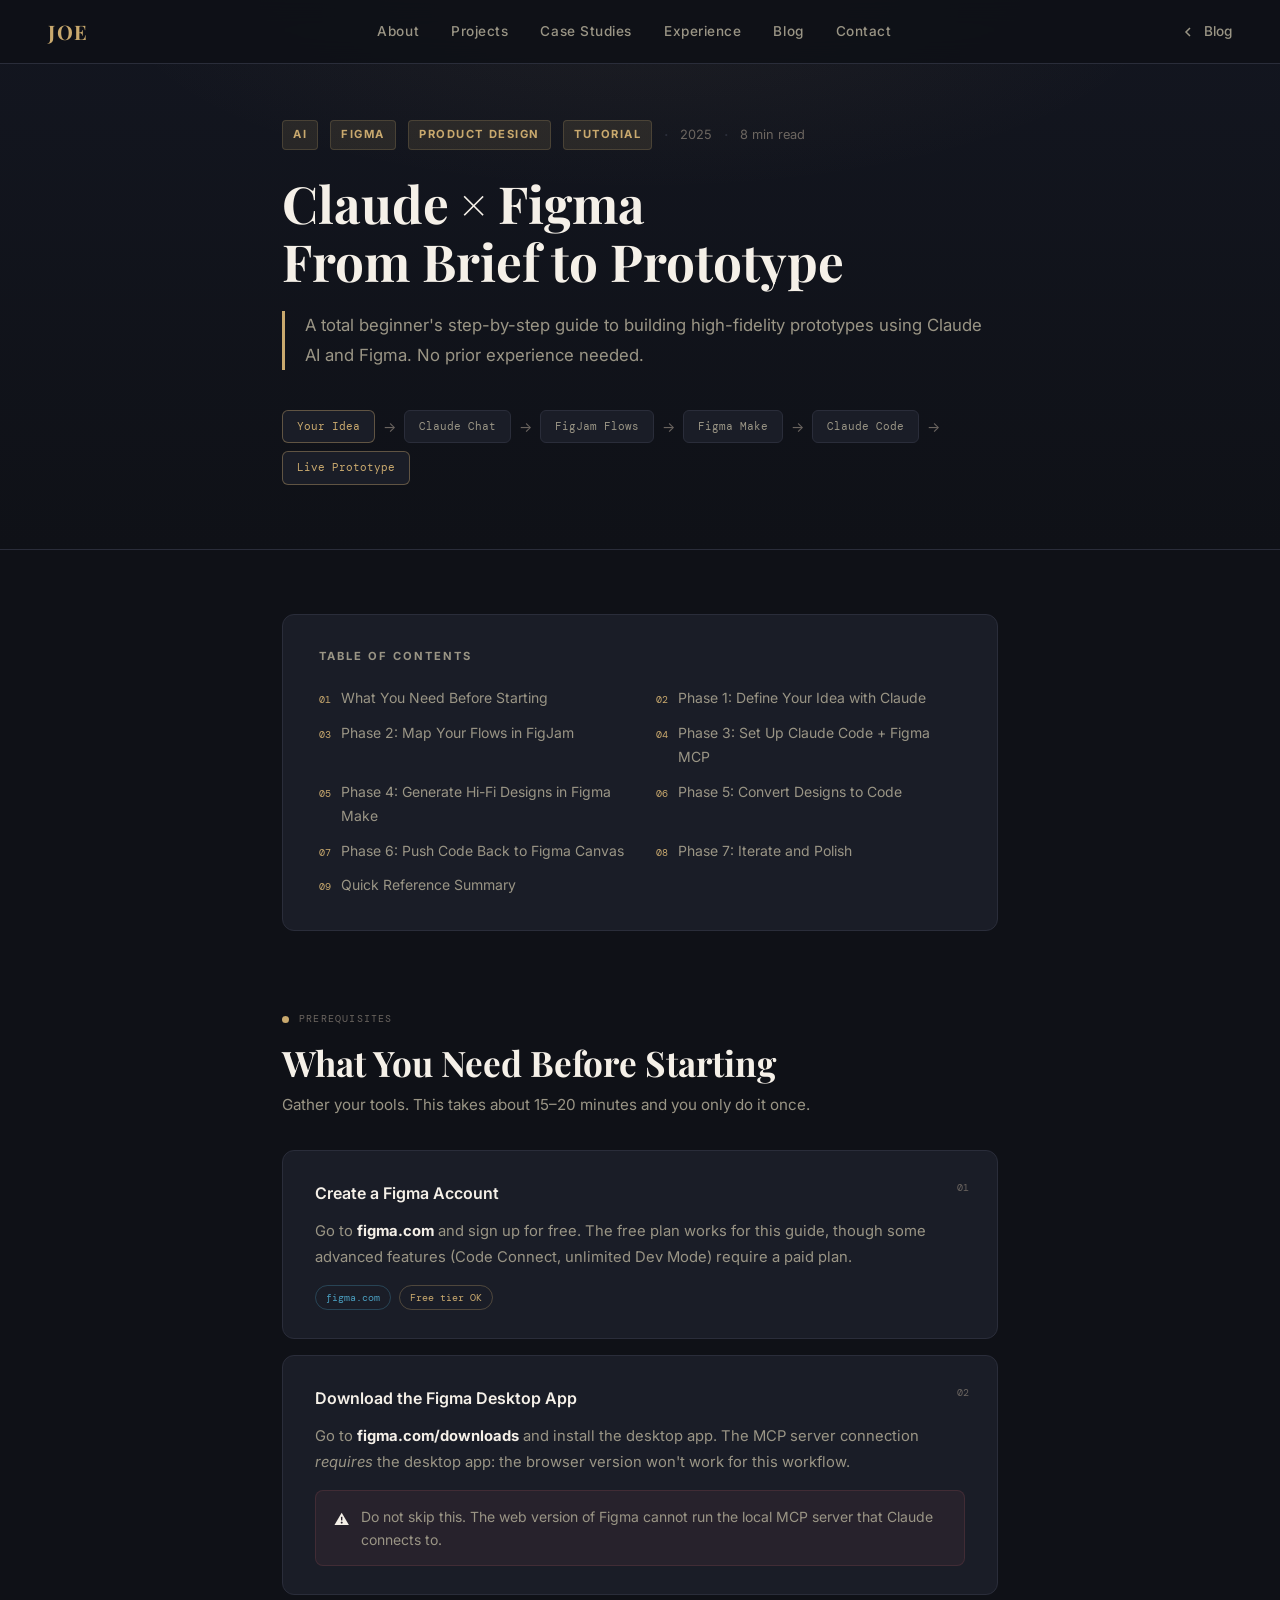
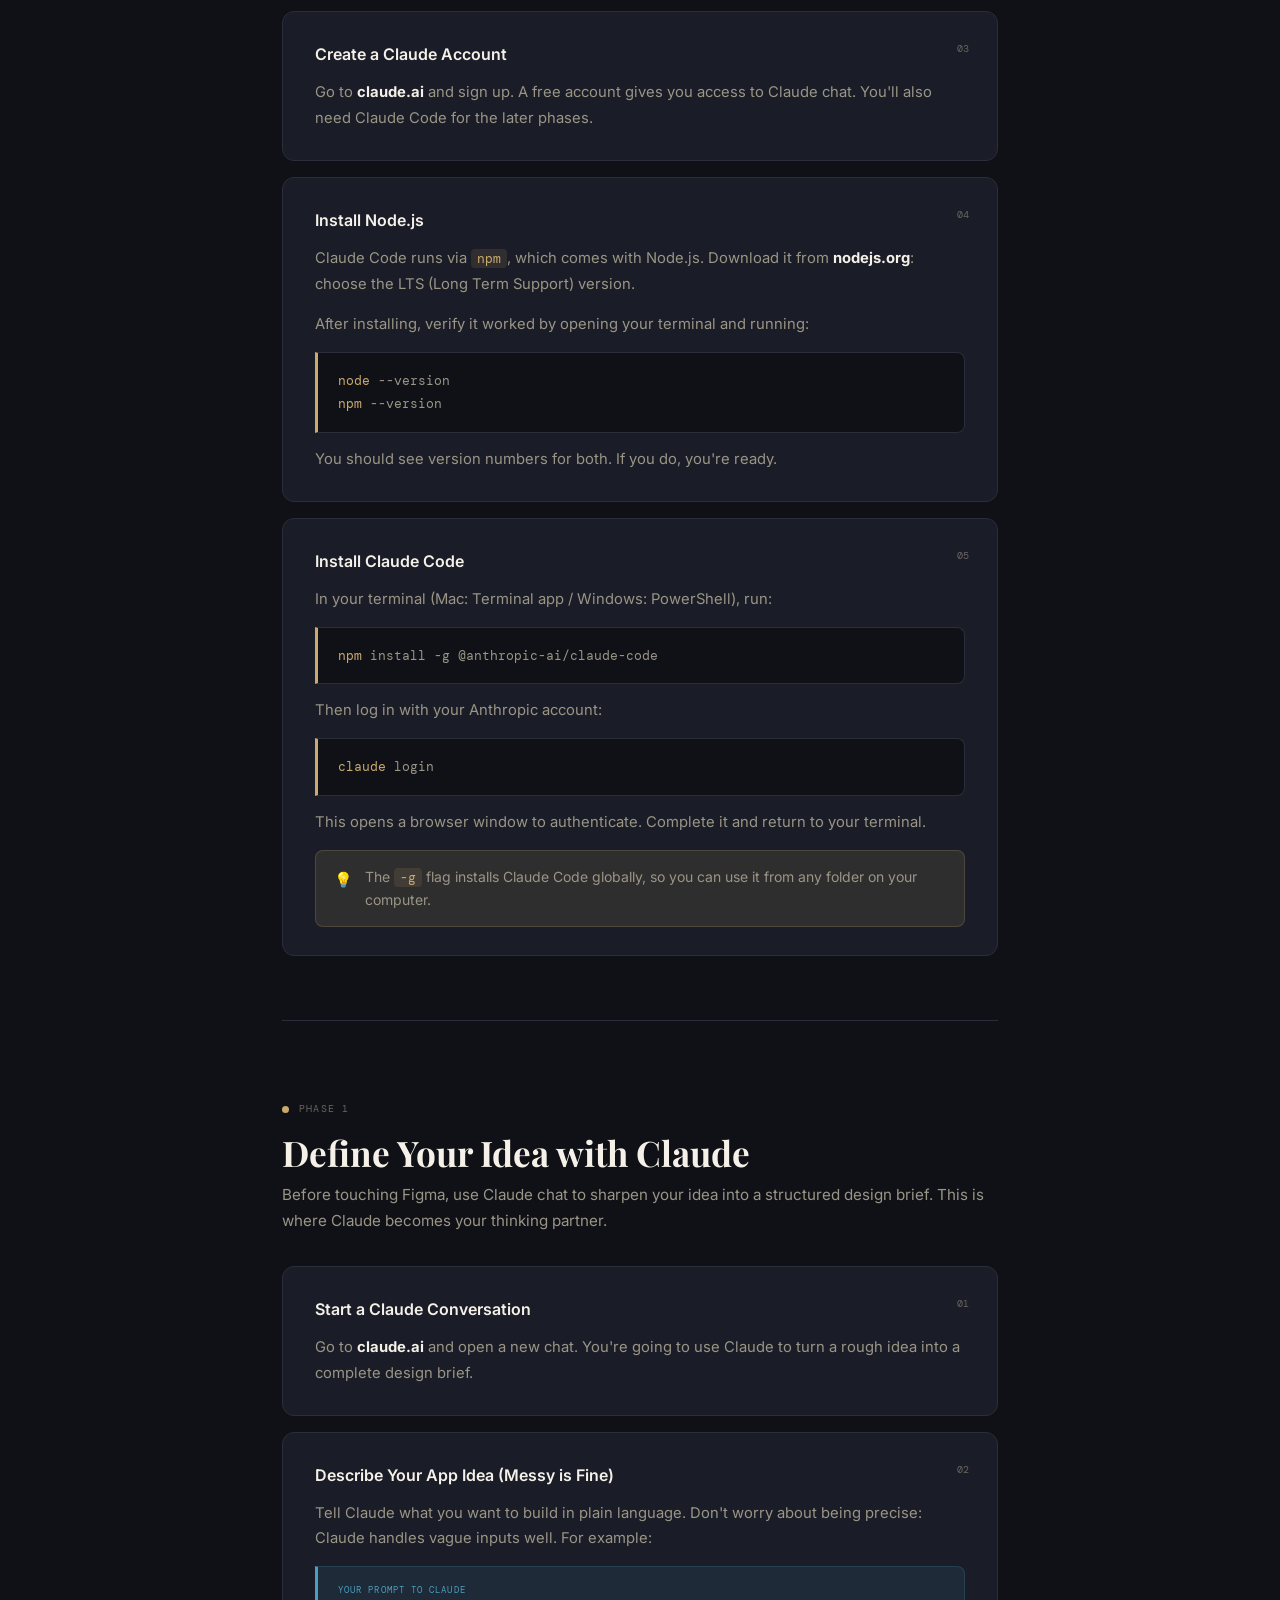
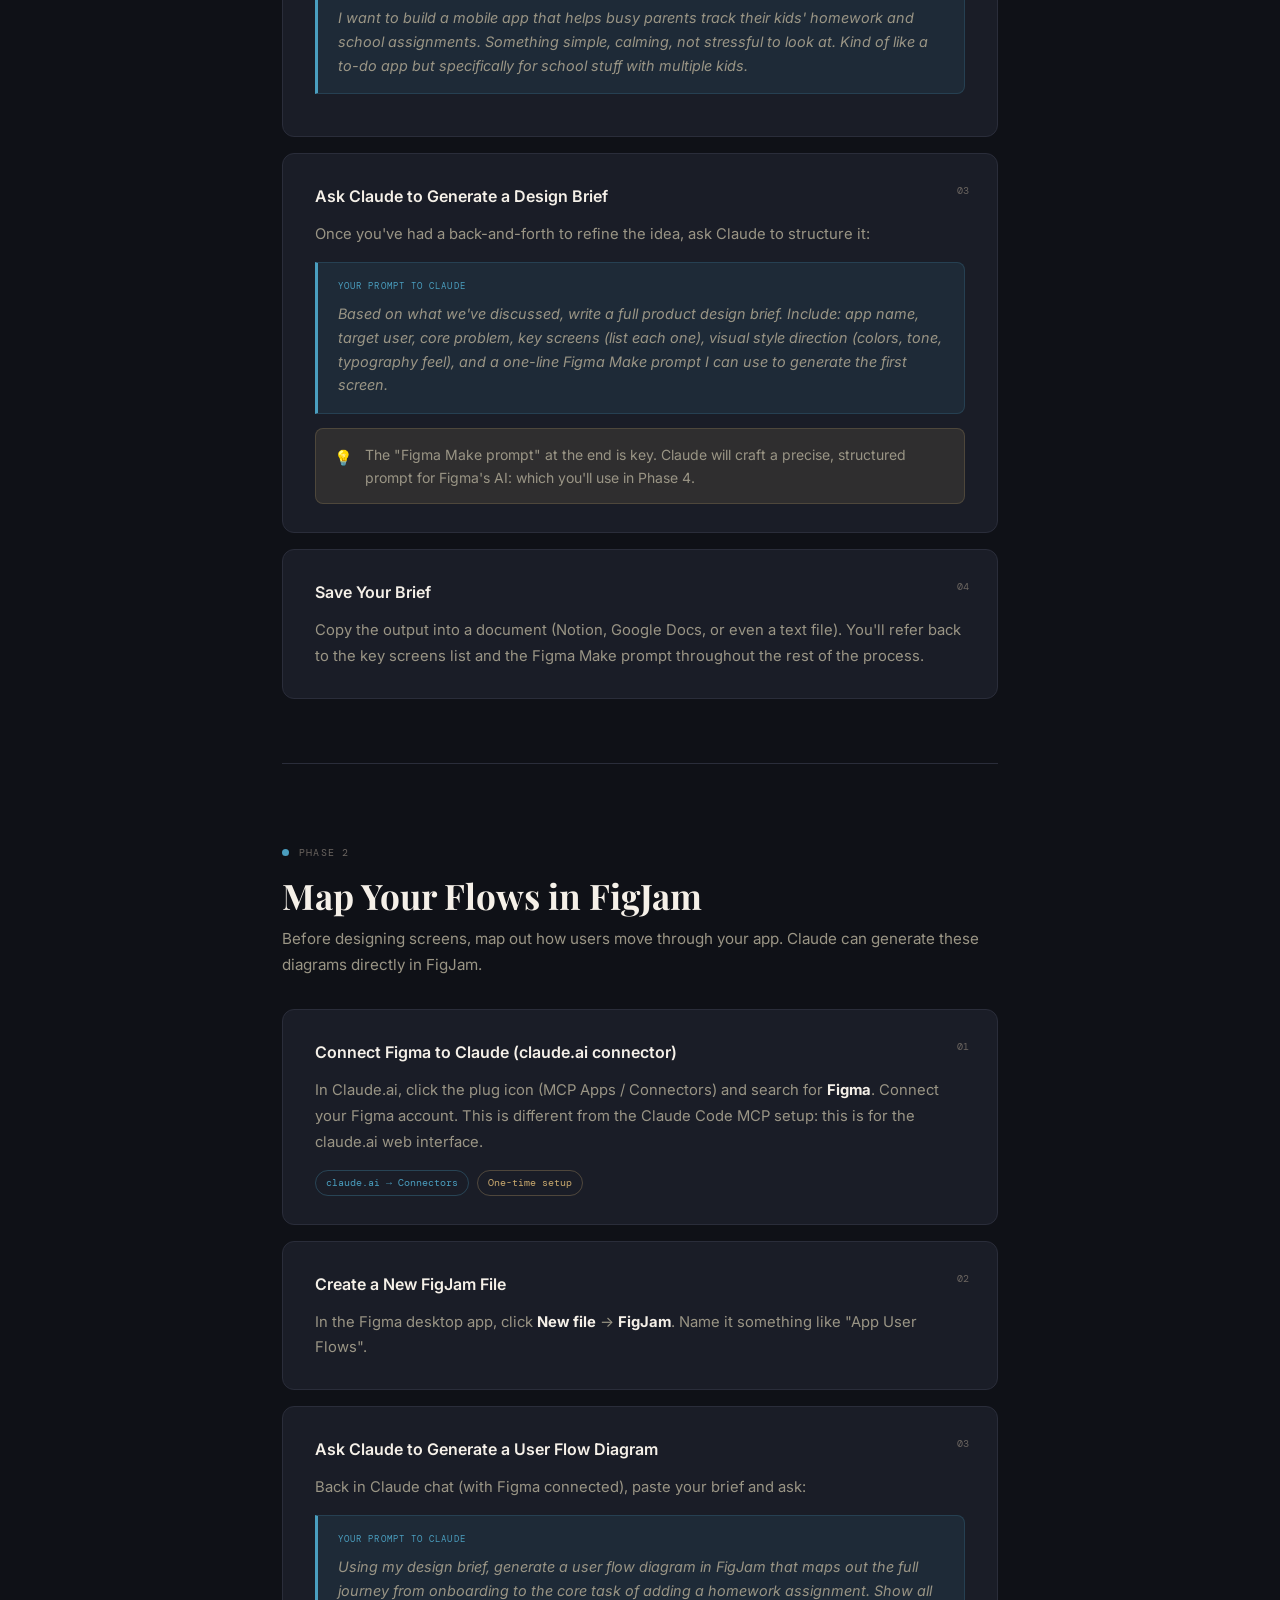
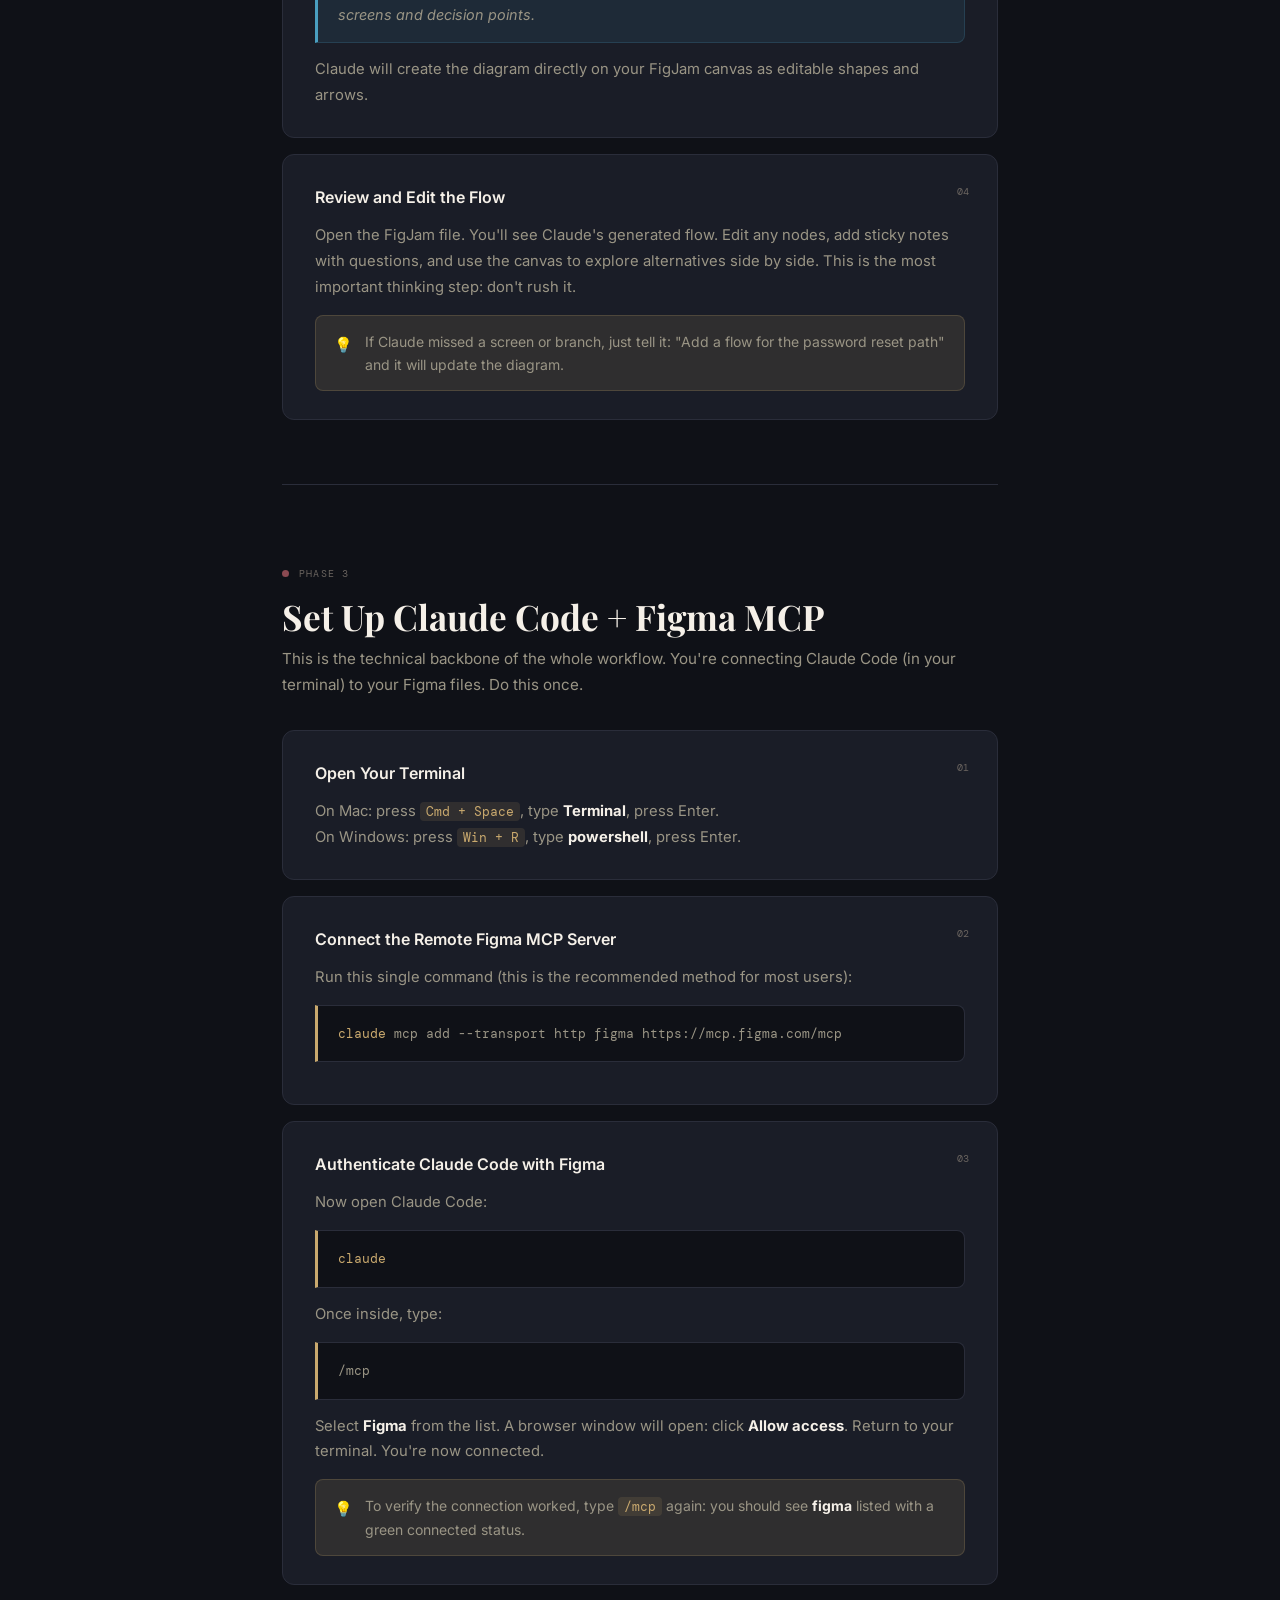
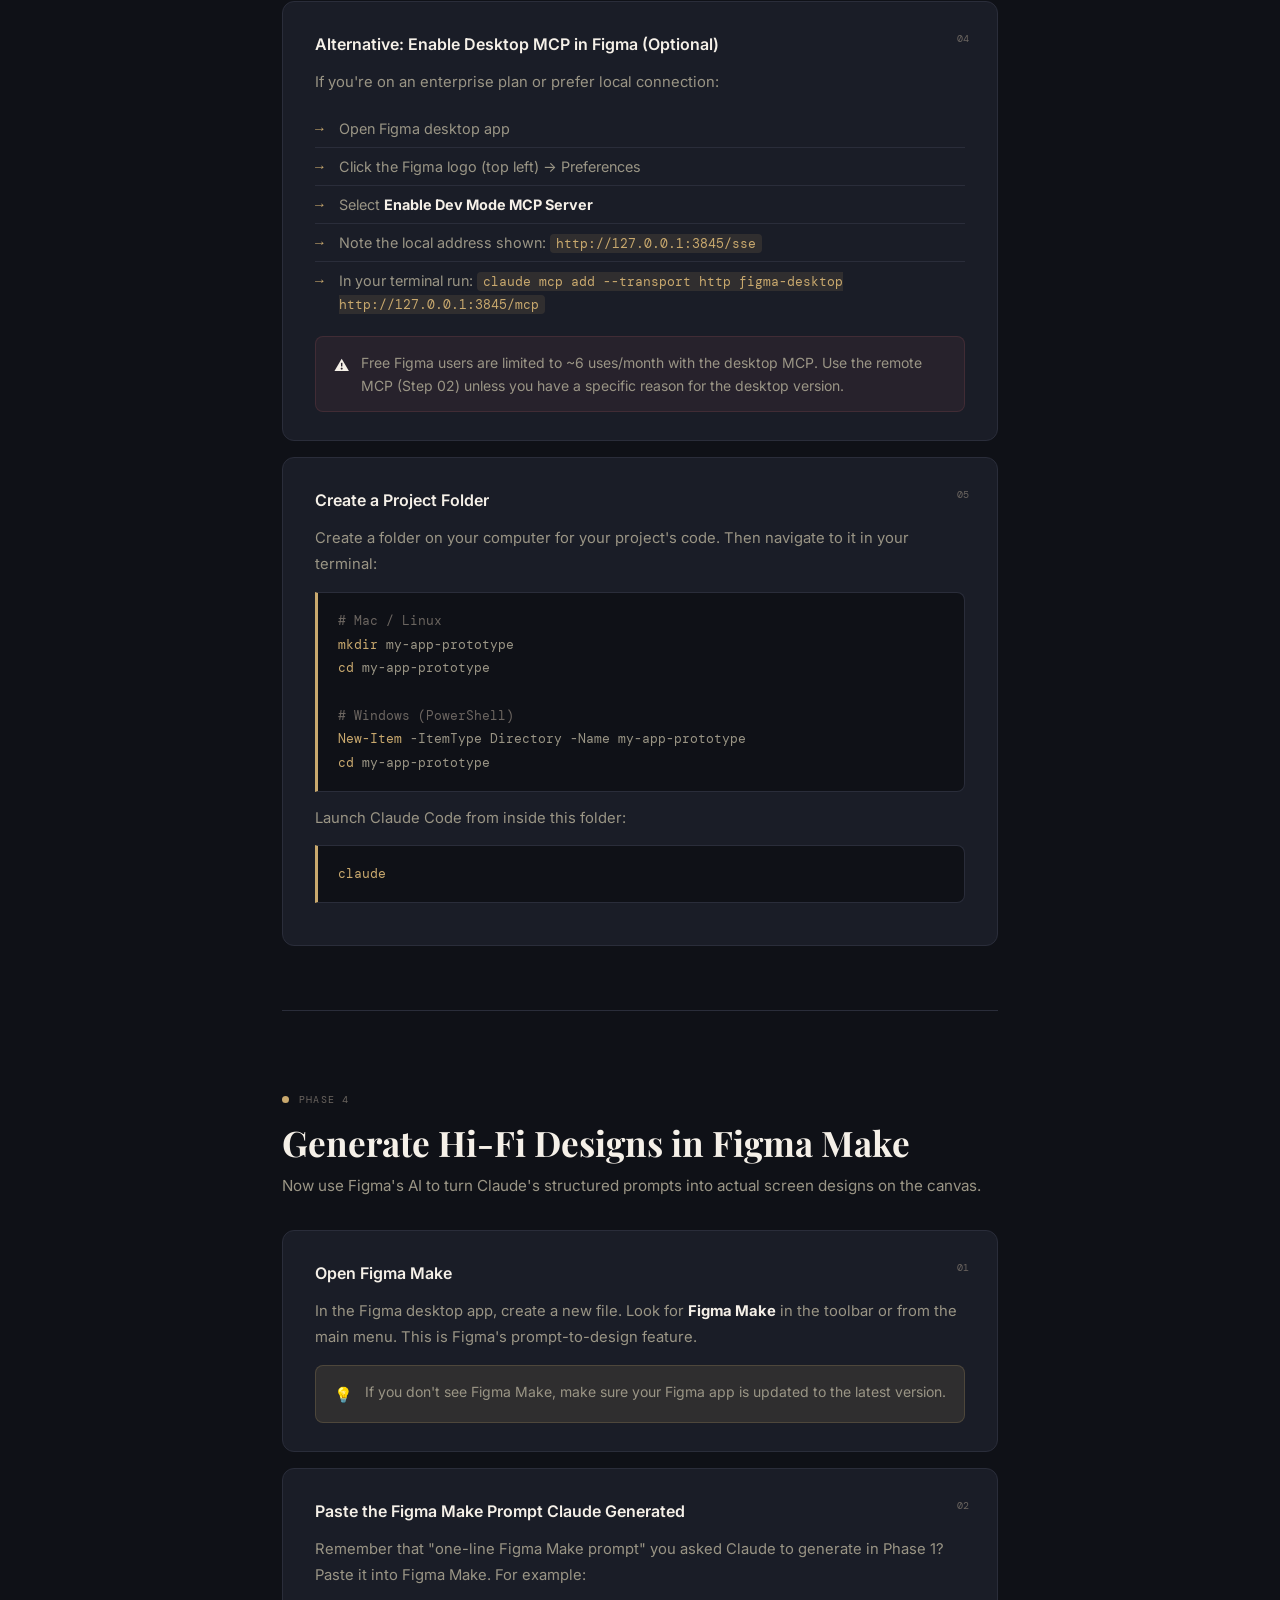
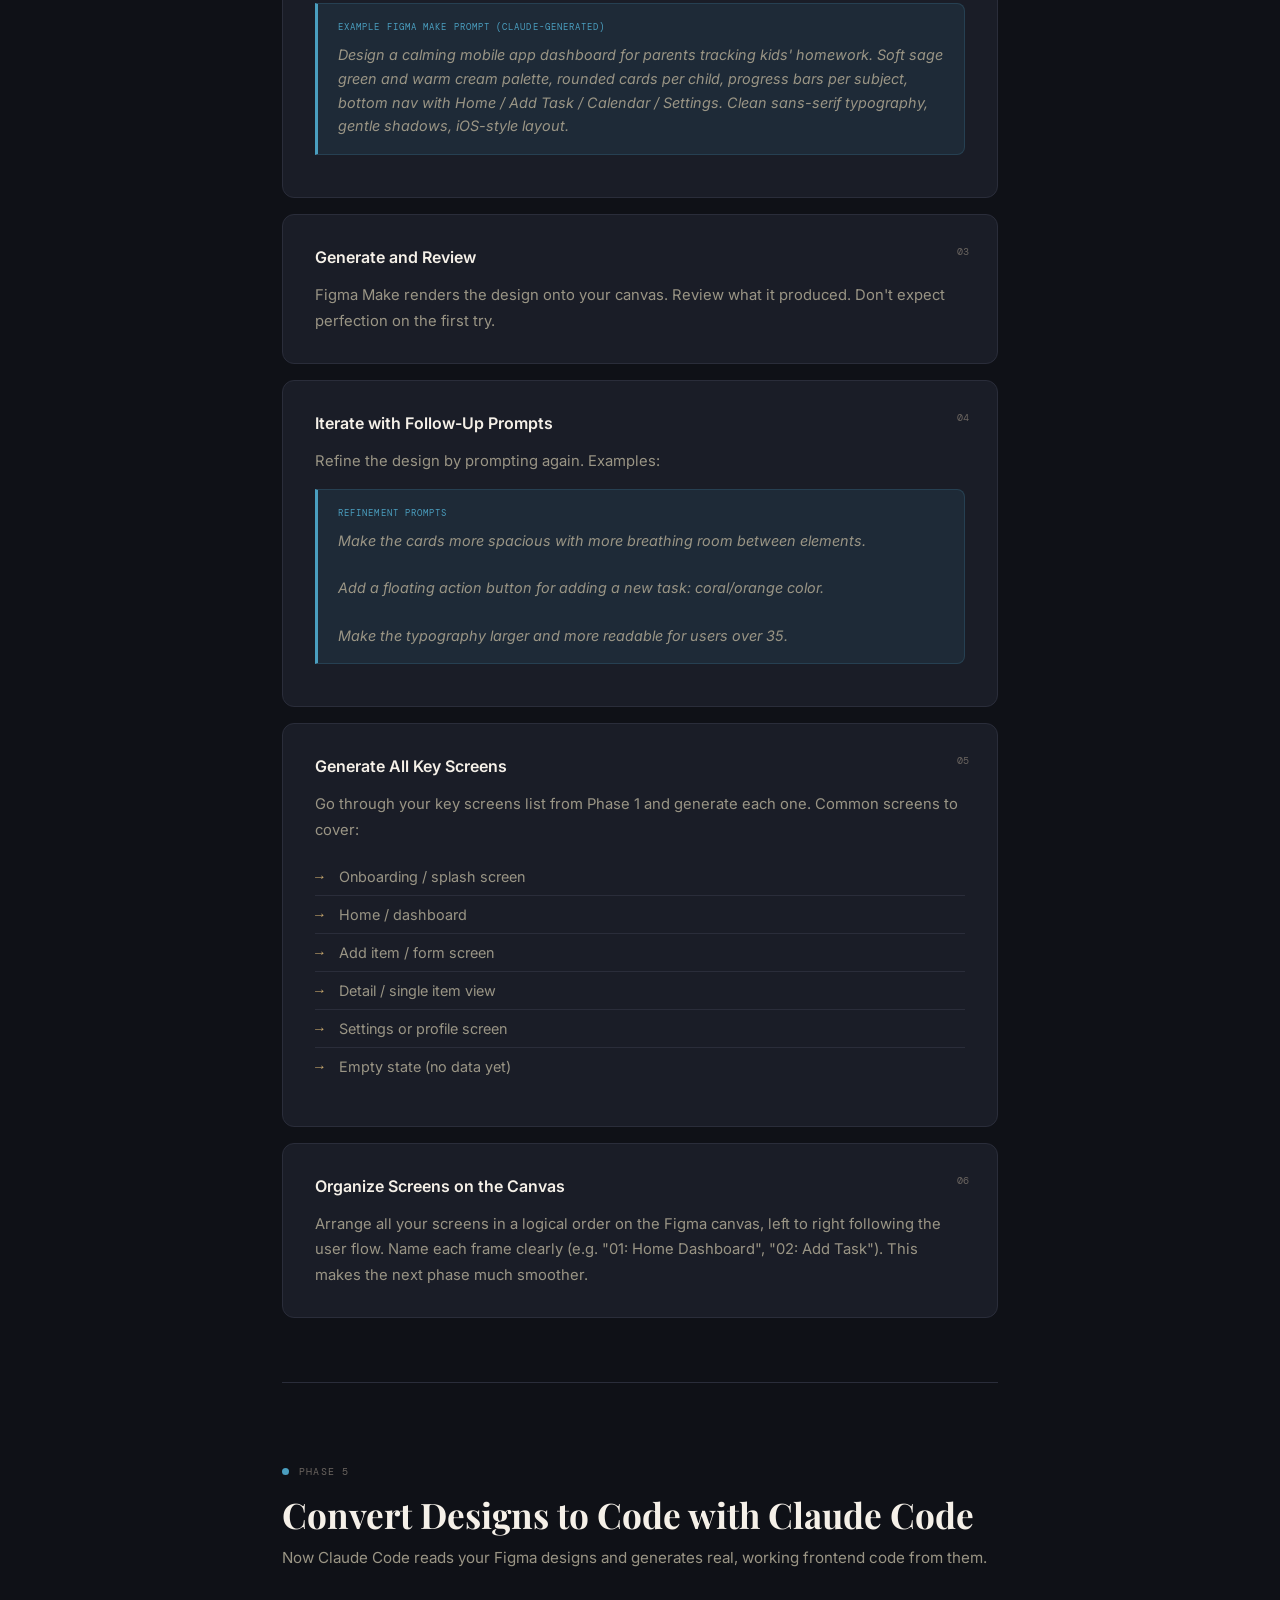
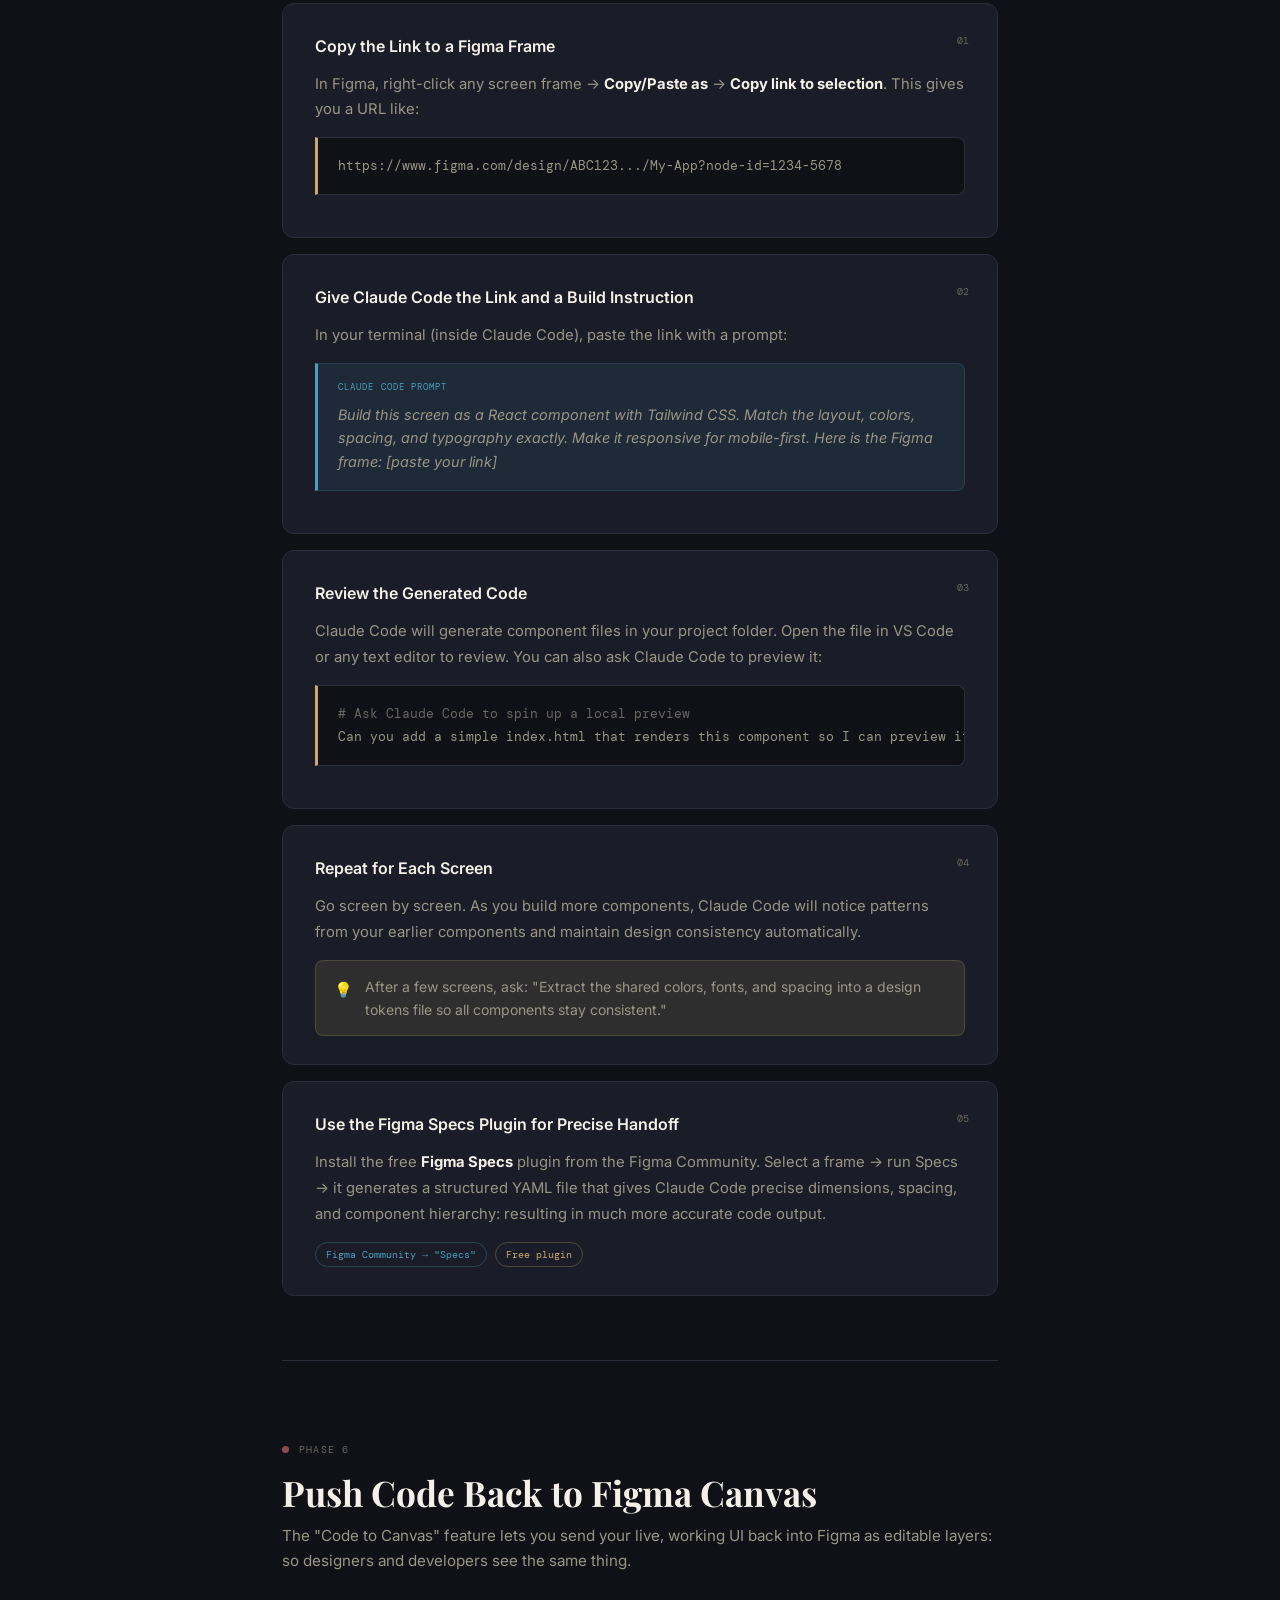
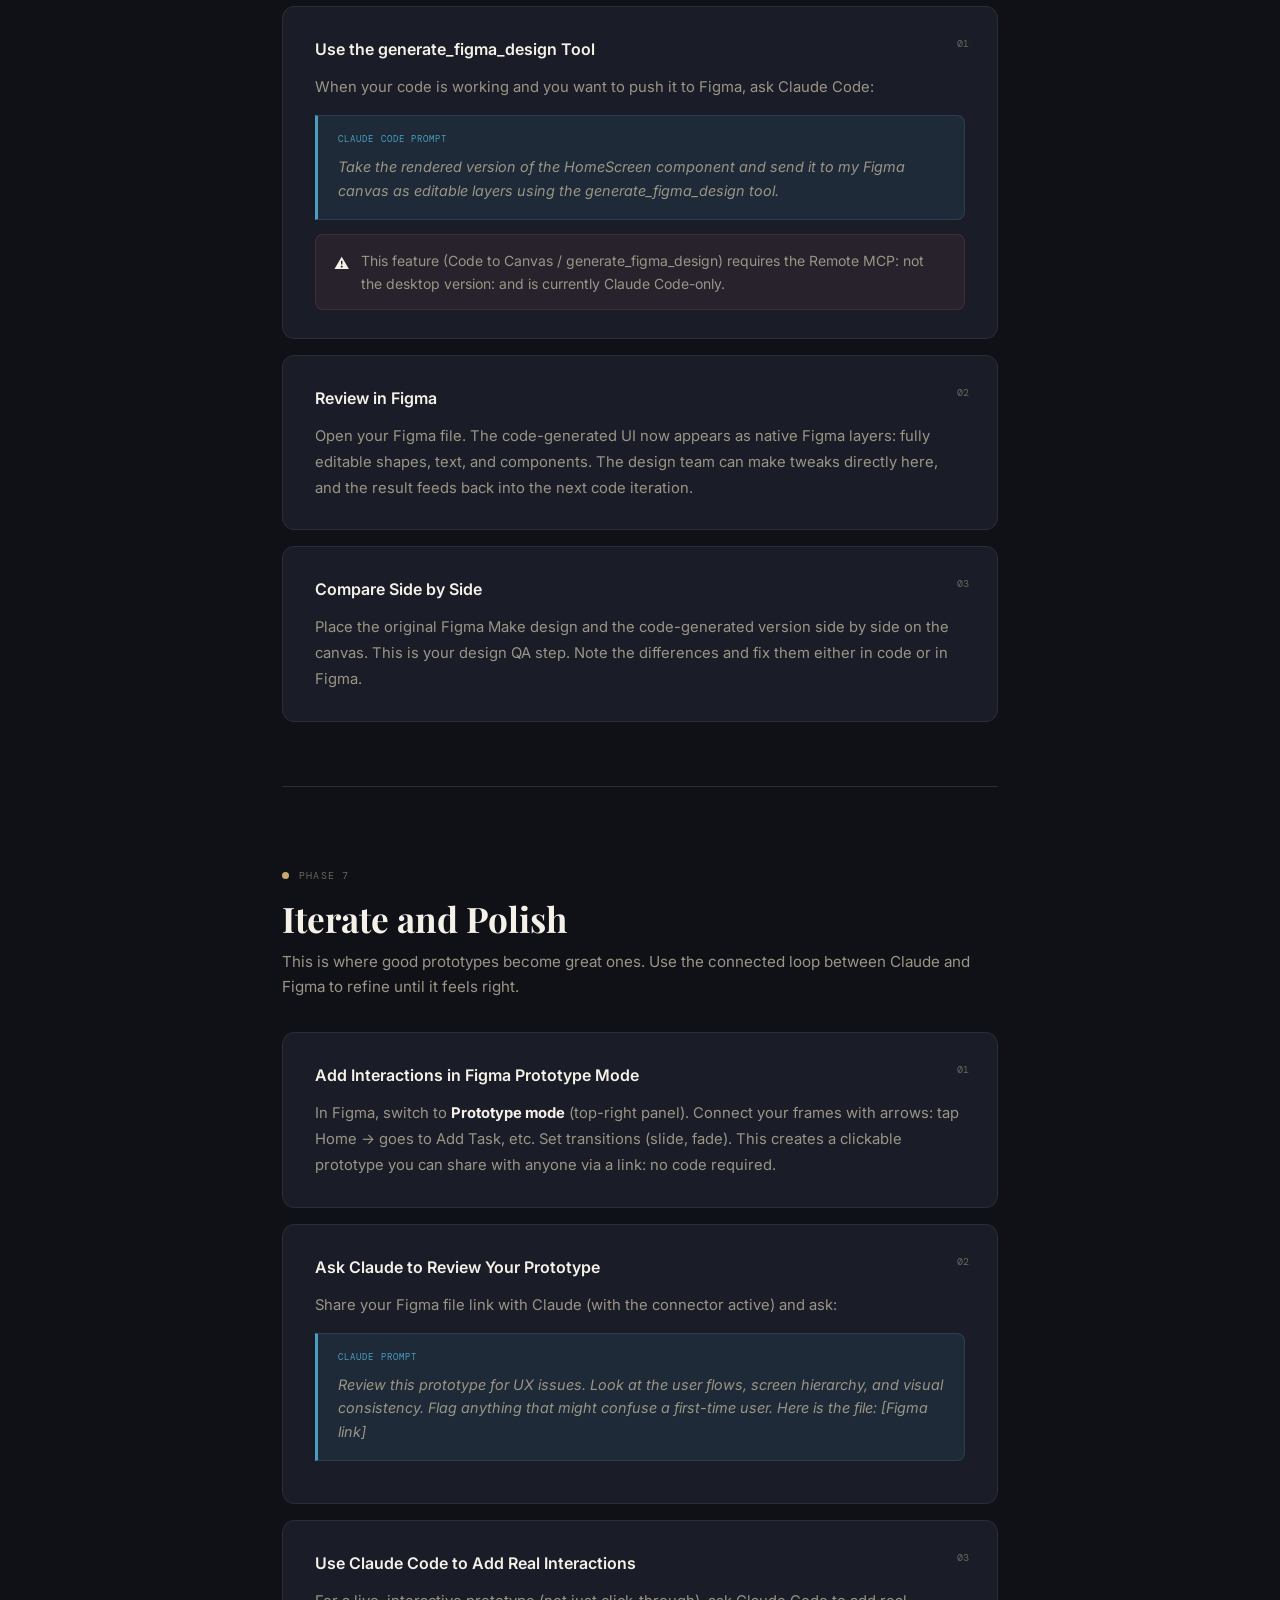
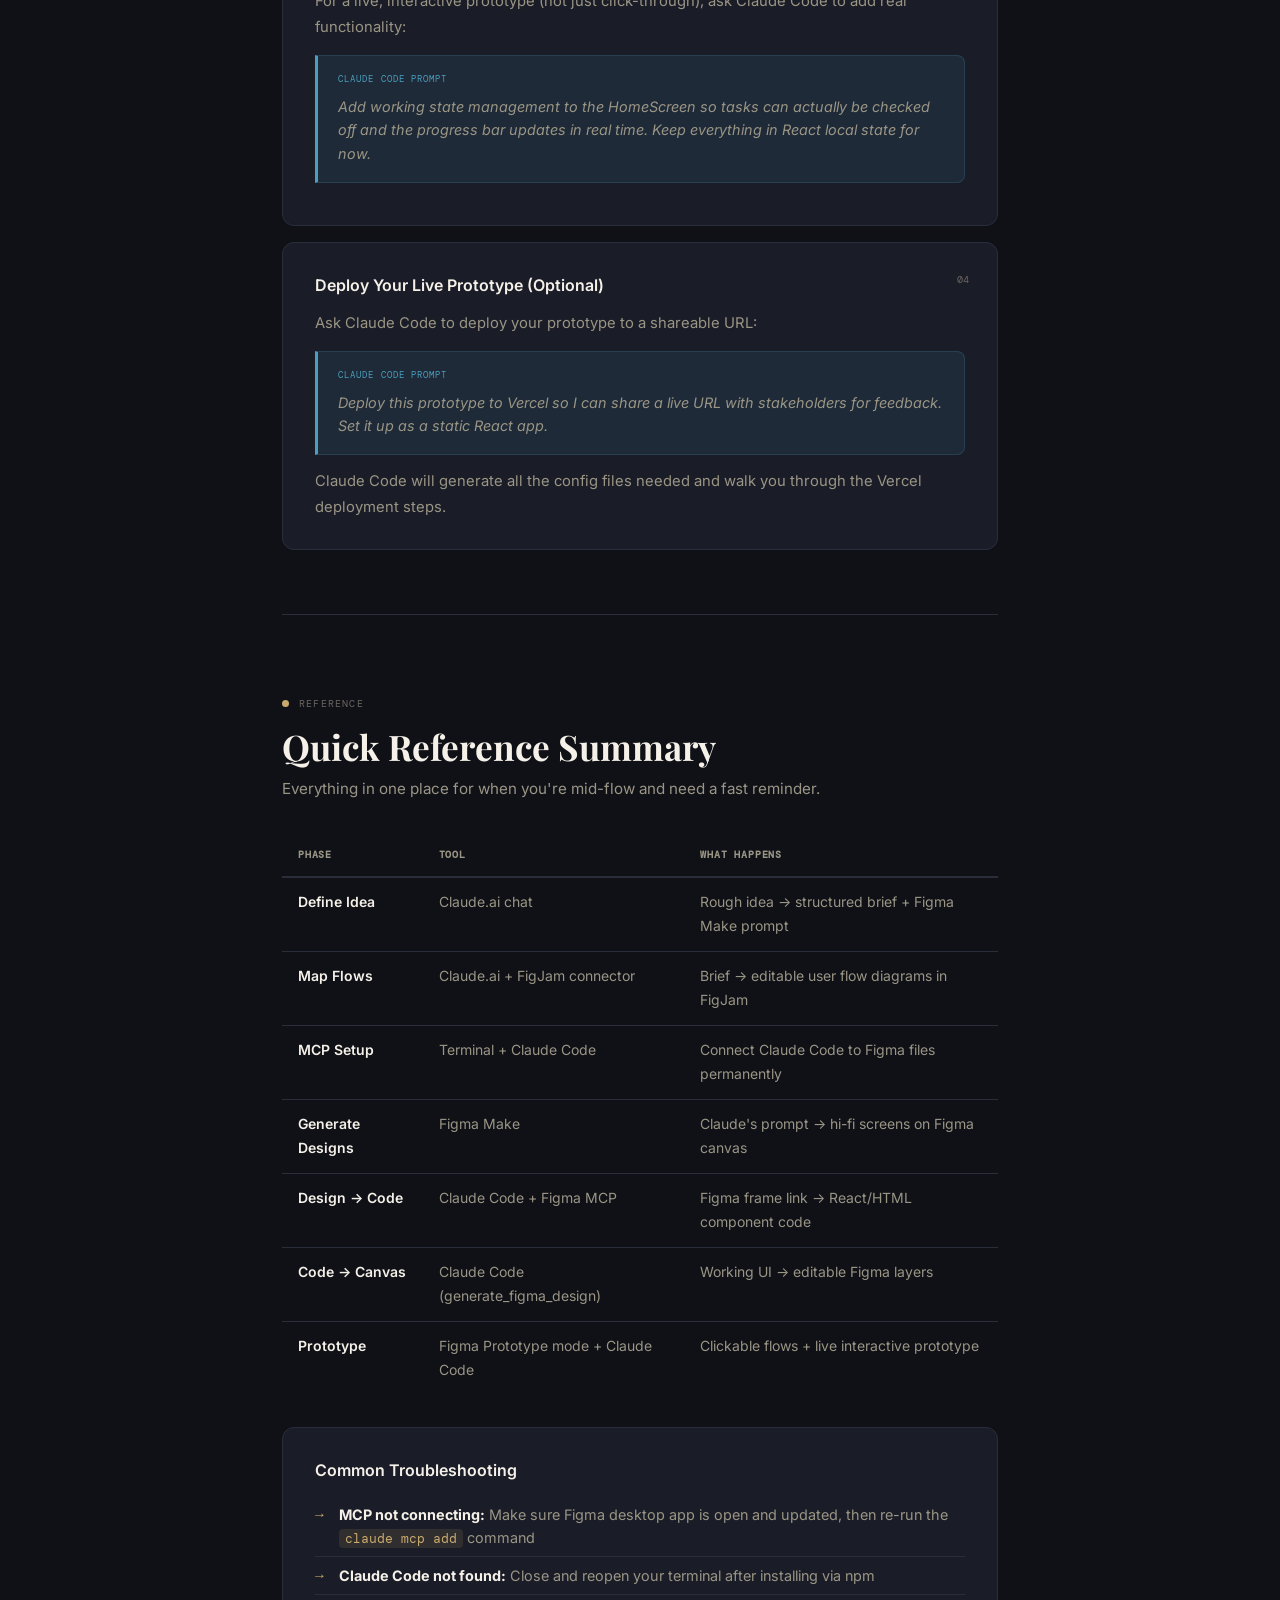
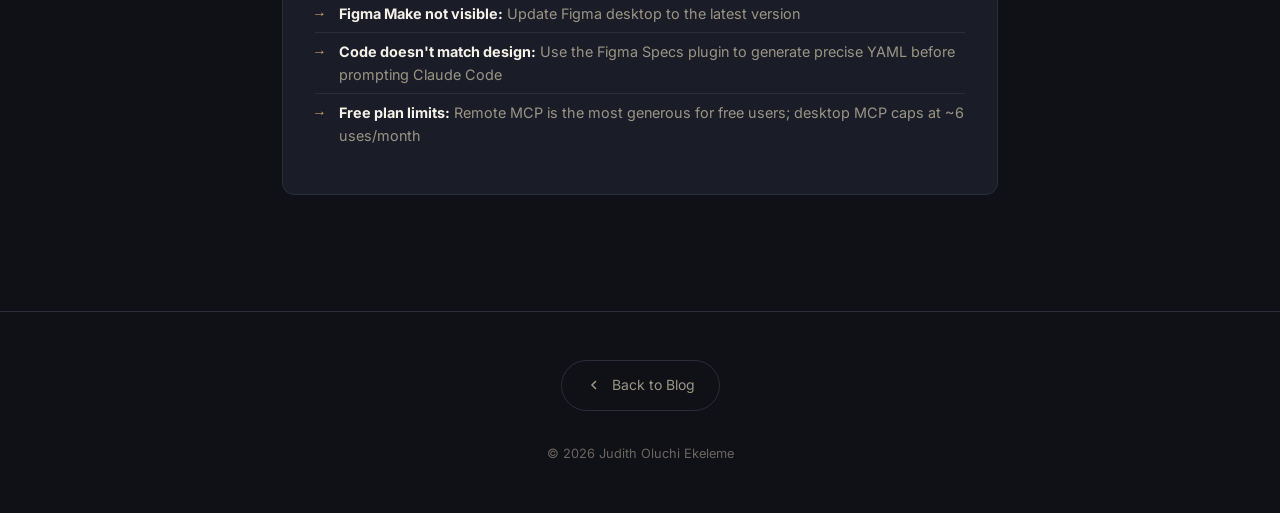
<file: resources/blog/claude-figma-guide.html>
﻿<!DOCTYPE html>
<html lang="en">
<head>
<meta charset="UTF-8" />
<meta name="viewport" content="width=device-width, initial-scale=1.0" />
<meta name="description" content="Claude × Figma: Beginner's Prototype Guide: step-by-step tutorial by Judith Oluchi Ekeleme." />
<title>Claude × Figma: Beginner's Prototype Guide: Judith Oluchi Ekeleme</title>
<link rel="icon" type="image/svg+xml" href="../../favicon.svg" />
<link rel="preconnect" href="https://fonts.googleapis.com" />
<link rel="preconnect" href="https://fonts.gstatic.com" crossorigin />
<link href="https://fonts.googleapis.com/css2?family=Playfair+Display:ital,wght@0,400;0,600;0,700;0,900;1,400;1,600&family=Inter:wght@300;400;500;600&family=DM+Mono:wght@400;500&display=swap" rel="stylesheet" />
<style>
  *, *::before, *::after { box-sizing: border-box; margin: 0; padding: 0; }

  :root {
    --bg:         #0F1117;
    --bg-alt:     #131620;
    --surface:    #1A1D27;
    --border:     #2A2D3A;
    --gold:       #C9A96E;
    --gold-light: #E2C48A;
    --gold-dim:   rgba(201,169,110,0.12);
    --mauve:      #8B4A52;
    --mauve-dim:  rgba(139,74,82,0.12);
    --teal:       #4A9EBF;
    --teal-dim:   rgba(74,158,191,0.10);
    --text:       #F5F0E8;
    --text-muted: #9A9585;
    --text-dim:   #6B6560;
    --font-serif: 'Playfair Display', Georgia, serif;
    --font-sans:  'Inter', system-ui, sans-serif;
    --font-mono:  'DM Mono', monospace;
    --radius:     12px;
    --transition: 0.3s cubic-bezier(0.4,0,0.2,1);
  }

  html { scroll-behavior: smooth; font-size: 16px; }
  body { background: var(--bg); color: var(--text); font-family: var(--font-sans); line-height: 1.75; overflow-x: hidden; }
  a { color: inherit; text-decoration: none; }
  ::selection { background: var(--gold-dim); color: var(--gold-light); }
  ::-webkit-scrollbar { width: 6px; }
  ::-webkit-scrollbar-track { background: var(--bg); }
  ::-webkit-scrollbar-thumb { background: var(--border); border-radius: 3px; }
  ::-webkit-scrollbar-thumb:hover { background: var(--gold); }

  /* ── NAV ── */
  nav {
    position: fixed; top: 0; left: 0; right: 0; z-index: 100;
    display: flex; align-items: center; justify-content: space-between;
    padding: 0 48px; height: 64px;
    background: rgba(15,17,23,0.92); backdrop-filter: blur(12px);
    border-bottom: 1px solid var(--border);
  }
  .nav-logo { font-family: var(--font-serif); font-size: 1.25rem; font-weight: 700; color: var(--gold); letter-spacing: 0.08em; }
  .nav-links { display: flex; gap: 32px; align-items: center; }
  .nav-links a { font-size: 0.85rem; font-weight: 500; color: var(--text-muted); letter-spacing: 0.04em; transition: color var(--transition); }
  .nav-links a:hover { color: var(--gold); }
  .nav-back { display: flex; align-items: center; gap: 8px; font-size: 0.85rem; font-weight: 500; color: var(--text-muted); transition: color var(--transition); }
  .nav-back:hover { color: var(--gold); }
  .nav-back svg { width: 16px; height: 16px; }
  @media (max-width: 768px) { nav { padding: 0 24px; } .nav-links { display: none; } }

  /* ── HERO ── */
  .post-hero {
    padding: 120px 0 64px;
    background: linear-gradient(180deg, #131620 0%, var(--bg) 100%);
    border-bottom: 1px solid var(--border);
    position: relative; overflow: hidden;
  }
  .post-hero::before {
    content: ''; position: absolute; inset: 0;
    background: radial-gradient(ellipse 60% 50% at 50% 0%, rgba(201,169,110,0.06) 0%, transparent 70%);
    pointer-events: none;
  }
  .container { max-width: 780px; margin: 0 auto; padding: 0 32px; }

  .post-meta-row { display: flex; align-items: center; gap: 12px; flex-wrap: wrap; margin-bottom: 24px; }
  .post-tag {
    font-size: 0.7rem; font-weight: 700; letter-spacing: 0.14em; text-transform: uppercase;
    color: var(--gold); background: var(--gold-dim); border: 1px solid rgba(201,169,110,0.2);
    padding: 4px 10px; border-radius: 4px;
  }
  .post-date, .post-read { font-size: 0.8rem; color: var(--text-dim); }
  .meta-dot { color: var(--border); }

  .post-title {
    font-family: var(--font-serif); font-size: clamp(2rem, 5vw, 3.2rem);
    font-weight: 700; line-height: 1.15; color: var(--text); margin-bottom: 20px;
  }
  .post-lede {
    font-size: 1.05rem; color: var(--text-muted); line-height: 1.75;
    border-left: 3px solid var(--gold); padding-left: 20px;
  }

  /* ── FLOW DIAGRAM ── */
  .flow-wrap { margin-top: 40px; }
  .flow {
    display: flex; align-items: center; justify-content: flex-start;
    flex-wrap: wrap; gap: 8px;
  }
  .flow-step {
    background: var(--surface); border: 1px solid var(--border); border-radius: 6px;
    padding: 6px 14px; font-family: var(--font-mono); font-size: 11px;
    color: var(--text-muted); white-space: nowrap;
  }
  .flow-step.hi { border-color: rgba(201,169,110,0.4); color: var(--gold); }
  .flow-arrow { color: var(--text-dim); font-size: 14px; }

  /* ── BODY ── */
  .post-body { padding: 64px 0 100px; }

  /* TOC */
  .toc {
    background: var(--surface); border: 1px solid var(--border); border-radius: var(--radius);
    padding: 32px 36px; margin-bottom: 64px;
  }
  .toc-title {
    font-size: 0.7rem; font-weight: 700; letter-spacing: 0.18em; text-transform: uppercase;
    color: var(--text-muted); margin-bottom: 20px;
  }
  .toc ol { list-style: none; counter-reset: toc; display: grid; grid-template-columns: 1fr 1fr; gap: 10px 32px; }
  @media (max-width: 560px) { .toc ol { grid-template-columns: 1fr; } }
  .toc li { counter-increment: toc; display: flex; align-items: baseline; gap: 10px; }
  .toc li::before {
    content: counter(toc, decimal-leading-zero);
    font-family: var(--font-mono); font-size: 10px; color: var(--gold); flex-shrink: 0;
  }
  .toc a { color: var(--text-muted); font-size: 0.875rem; transition: color var(--transition); }
  .toc a:hover { color: var(--gold); }

  /* Phase blocks */
  .phase { margin-top: 72px; }
  .phase-label {
    display: inline-flex; align-items: center; gap: 10px;
    font-family: var(--font-mono); font-size: 10px; letter-spacing: 0.12em;
    text-transform: uppercase; color: var(--text-dim); margin-bottom: 14px;
  }
  .phase-label .dot {
    width: 7px; height: 7px; border-radius: 50%; background: var(--gold); flex-shrink: 0;
  }
  .phase-label .dot.b { background: var(--teal); }
  .phase-label .dot.c { background: var(--mauve); }

  h2 {
    font-family: var(--font-serif); font-size: clamp(1.6rem, 3vw, 2.2rem);
    font-weight: 700; line-height: 1.2; color: var(--text); margin-bottom: 8px;
  }
  .phase-desc { font-size: 0.95rem; color: var(--text-muted); margin-bottom: 32px; line-height: 1.7; }

  /* Step cards */
  .step {
    background: var(--surface); border: 1px solid var(--border); border-radius: var(--radius);
    padding: 28px 32px; margin-bottom: 16px; position: relative;
    transition: border-color var(--transition);
  }
  .step:hover { border-color: rgba(201,169,110,0.25); }
  .step-number {
    position: absolute; top: 28px; right: 28px;
    font-family: var(--font-mono); font-size: 10px; color: var(--text-dim);
  }
  .step h3 {
    font-size: 1rem; font-weight: 600; color: var(--text); margin-bottom: 12px; padding-right: 40px;
  }
  .step p { color: var(--text-muted); font-size: 0.925rem; margin-bottom: 14px; line-height: 1.75; }
  .step p:last-child { margin-bottom: 0; }
  .step strong { color: var(--text); }
  .step code {
    font-family: var(--font-mono); font-size: 0.82rem; color: var(--gold);
    background: var(--gold-dim); padding: 1px 6px; border-radius: 4px;
  }

  /* Code block */
  .code-block {
    background: var(--bg); border: 1px solid var(--border); border-left: 3px solid var(--gold);
    border-radius: 0 8px 8px 0; padding: 16px 20px;
    font-family: var(--font-mono); font-size: 0.82rem; color: var(--text-muted);
    overflow-x: auto; margin: 14px 0; line-height: 1.8; white-space: pre;
  }
  .code-block .comment { color: var(--text-dim); }
  .code-block .cmd { color: var(--gold); }
  .code-block .str { color: var(--teal); }

  /* Tip */
  .tip {
    display: flex; gap: 12px; background: var(--gold-dim);
    border: 1px solid rgba(201,169,110,0.2); border-radius: 8px;
    padding: 14px 18px; margin-top: 14px;
  }
  .tip-icon { font-size: 15px; flex-shrink: 0; margin-top: 2px; }
  .tip p { color: var(--text-muted); font-size: 0.875rem; margin: 0; line-height: 1.65; }

  /* Warn */
  .warn {
    display: flex; gap: 12px; background: var(--mauve-dim);
    border: 1px solid rgba(139,74,82,0.25); border-radius: 8px;
    padding: 14px 18px; margin-top: 14px;
  }
  .warn p { color: var(--text-muted); font-size: 0.875rem; margin: 0; line-height: 1.65; }

  /* Prompt box */
  .prompt-box {
    background: var(--teal-dim); border: 1px solid rgba(74,158,191,0.2);
    border-left: 3px solid var(--teal); border-radius: 0 8px 8px 0;
    padding: 16px 20px; margin: 14px 0;
    font-style: italic; color: var(--text-muted); font-size: 0.9rem; line-height: 1.65;
  }
  .prompt-box .label {
    font-family: var(--font-mono); font-size: 9px; font-style: normal;
    color: var(--teal); letter-spacing: 0.12em; text-transform: uppercase;
    display: block; margin-bottom: 8px;
  }

  /* Tags */
  .tags { display: flex; flex-wrap: wrap; gap: 8px; margin-top: 14px; }
  .tag {
    font-family: var(--font-mono); font-size: 10px; padding: 3px 10px;
    border-radius: 100px; border: 1px solid; color: var(--text-muted); border-color: var(--border);
  }
  .tag.gold { color: var(--gold); border-color: rgba(201,169,110,0.3); }
  .tag.teal { color: var(--teal); border-color: rgba(74,158,191,0.3); }

  /* Checklist */
  .checklist { list-style: none; margin: 12px 0; }
  .checklist li {
    padding: 7px 0 7px 24px; position: relative; color: var(--text-muted);
    font-size: 0.9rem; border-bottom: 1px solid var(--border); line-height: 1.6;
  }
  .checklist li:last-child { border-bottom: none; }
  .checklist li::before {
    content: '→'; position: absolute; left: 0; color: var(--gold);
    font-family: var(--font-mono);
  }
  .checklist li strong { color: var(--text); }
  .checklist li code {
    font-family: var(--font-mono); font-size: 0.82rem; color: var(--gold);
    background: var(--gold-dim); padding: 1px 6px; border-radius: 4px;
  }

  /* Divider */
  .divider { border: none; border-top: 1px solid var(--border); margin: 64px 0 0; }

  /* Summary table */
  .summary-table { width: 100%; border-collapse: collapse; font-size: 0.875rem; }
  .summary-table th {
    font-family: var(--font-mono); font-size: 10px; letter-spacing: 0.08em; text-transform: uppercase;
    color: var(--text-muted); text-align: left; padding: 12px 16px;
    border-bottom: 2px solid var(--border);
  }
  .summary-table td { padding: 12px 16px; border-bottom: 1px solid var(--border); color: var(--text-muted); vertical-align: top; }
  .summary-table td:first-child { color: var(--text); font-weight: 600; }
  .summary-table tr:last-child td { border-bottom: none; }
  .summary-table tr:hover td { background: rgba(201,169,110,0.03); }

  /* Footer */
  footer { padding: 48px 32px; border-top: 1px solid var(--border); text-align: center; }
  .footer-back {
    display: inline-flex; align-items: center; gap: 10px; font-size: 0.875rem;
    color: var(--text-muted); border: 1px solid var(--border); padding: 12px 24px;
    border-radius: 100px; transition: all var(--transition); margin-bottom: 32px;
  }
  .footer-back:hover { border-color: var(--gold); color: var(--gold); }
  .footer-copy { font-size: 0.8rem; color: var(--text-dim); }
</style>
</head>
<body>

<!-- NAV -->
<nav>
  <a href="../../index.html" class="nav-logo">JOE</a>
  <div class="nav-links">
    <a href="../../index.html#about">About</a>
    <a href="../../index.html#projects">Projects</a>
    <a href="../../case-studies.html">Case Studies</a>
    <a href="../../index.html#experience">Experience</a>
    <a href="../../blog.html">Blog</a>
    <a href="../../index.html#contact">Contact</a>
  </div>
  <a href="../../blog.html" class="nav-back">
    <svg viewBox="0 0 16 16" fill="none" stroke="currentColor" stroke-width="1.5"><path d="M10 12L6 8l4-4"/></svg>
    Blog
  </a>
</nav>

<!-- HERO -->
<header class="post-hero">
  <div class="container">
    <div class="post-meta-row">
      <span class="post-tag">AI</span>
      <span class="post-tag">Figma</span>
      <span class="post-tag">Product Design</span>
      <span class="post-tag">Tutorial</span>
      <span class="meta-dot">·</span>
      <span class="post-date">2025</span>
      <span class="meta-dot">·</span>
      <span class="post-read">8 min read</span>
    </div>
    <h1 class="post-title">Claude × Figma<br>From Brief to Prototype</h1>
    <p class="post-lede">A total beginner's step-by-step guide to building high-fidelity prototypes using Claude AI and Figma. No prior experience needed.</p>
    <div class="flow-wrap">
      <div class="flow">
        <div class="flow-step hi">Your Idea</div>
        <div class="flow-arrow">→</div>
        <div class="flow-step">Claude Chat</div>
        <div class="flow-arrow">→</div>
        <div class="flow-step">FigJam Flows</div>
        <div class="flow-arrow">→</div>
        <div class="flow-step">Figma Make</div>
        <div class="flow-arrow">→</div>
        <div class="flow-step">Claude Code</div>
        <div class="flow-arrow">→</div>
        <div class="flow-step hi">Live Prototype</div>
      </div>
    </div>
  </div>
</header>

<main class="post-body">
<div class="container">

  <!-- TOC -->
  <div class="toc">
    <div class="toc-title">Table of Contents</div>
    <ol>
      <li><a href="#phase0">What You Need Before Starting</a></li>
      <li><a href="#phase1">Phase 1: Define Your Idea with Claude</a></li>
      <li><a href="#phase2">Phase 2: Map Your Flows in FigJam</a></li>
      <li><a href="#phase3">Phase 3: Set Up Claude Code + Figma MCP</a></li>
      <li><a href="#phase4">Phase 4: Generate Hi-Fi Designs in Figma Make</a></li>
      <li><a href="#phase5">Phase 5: Convert Designs to Code</a></li>
      <li><a href="#phase6">Phase 6: Push Code Back to Figma Canvas</a></li>
      <li><a href="#phase7">Phase 7: Iterate and Polish</a></li>
      <li><a href="#summary">Quick Reference Summary</a></li>
    </ol>
  </div>

  <!-- PHASE 0 -->
  <div class="phase" id="phase0">
    <div class="phase-label"><span class="dot"></span>Prerequisites</div>
    <h2>What You Need Before Starting</h2>
    <p class="phase-desc">Gather your tools. This takes about 15–20 minutes and you only do it once.</p>

    <div class="step">
      <div class="step-number">01</div>
      <h3>Create a Figma Account</h3>
      <p>Go to <strong>figma.com</strong> and sign up for free. The free plan works for this guide, though some advanced features (Code Connect, unlimited Dev Mode) require a paid plan.</p>
      <div class="tags">
        <span class="tag teal">figma.com</span>
        <span class="tag gold">Free tier OK</span>
      </div>
    </div>

    <div class="step">
      <div class="step-number">02</div>
      <h3>Download the Figma Desktop App</h3>
      <p>Go to <strong>figma.com/downloads</strong> and install the desktop app. The MCP server connection <em>requires</em> the desktop app: the browser version won't work for this workflow.</p>
      <div class="warn">
        <div class="tip-icon">⚠️</div>
        <p>Do not skip this. The web version of Figma cannot run the local MCP server that Claude connects to.</p>
      </div>
    </div>

    <div class="step">
      <div class="step-number">03</div>
      <h3>Create a Claude Account</h3>
      <p>Go to <strong>claude.ai</strong> and sign up. A free account gives you access to Claude chat. You'll also need Claude Code for the later phases.</p>
    </div>

    <div class="step">
      <div class="step-number">04</div>
      <h3>Install Node.js</h3>
      <p>Claude Code runs via <code>npm</code>, which comes with Node.js. Download it from <strong>nodejs.org</strong>: choose the LTS (Long Term Support) version.</p>
      <p>After installing, verify it worked by opening your terminal and running:</p>
      <div class="code-block"><span class="cmd">node</span> --version
<span class="cmd">npm</span> --version</div>
      <p>You should see version numbers for both. If you do, you're ready.</p>
    </div>

    <div class="step">
      <div class="step-number">05</div>
      <h3>Install Claude Code</h3>
      <p>In your terminal (Mac: Terminal app / Windows: PowerShell), run:</p>
      <div class="code-block"><span class="cmd">npm</span> install -g @anthropic-ai/claude-code</div>
      <p>Then log in with your Anthropic account:</p>
      <div class="code-block"><span class="cmd">claude</span> login</div>
      <p>This opens a browser window to authenticate. Complete it and return to your terminal.</p>
      <div class="tip">
        <div class="tip-icon">💡</div>
        <p>The <code>-g</code> flag installs Claude Code globally, so you can use it from any folder on your computer.</p>
      </div>
    </div>
  </div>

  <hr class="divider" />

  <!-- PHASE 1 -->
  <div class="phase" id="phase1">
    <div class="phase-label"><span class="dot"></span>Phase 1</div>
    <h2>Define Your Idea with Claude</h2>
    <p class="phase-desc">Before touching Figma, use Claude chat to sharpen your idea into a structured design brief. This is where Claude becomes your thinking partner.</p>

    <div class="step">
      <div class="step-number">01</div>
      <h3>Start a Claude Conversation</h3>
      <p>Go to <strong>claude.ai</strong> and open a new chat. You're going to use Claude to turn a rough idea into a complete design brief.</p>
    </div>

    <div class="step">
      <div class="step-number">02</div>
      <h3>Describe Your App Idea (Messy is Fine)</h3>
      <p>Tell Claude what you want to build in plain language. Don't worry about being precise: Claude handles vague inputs well. For example:</p>
      <div class="prompt-box">
        <span class="label">Your prompt to Claude</span>
        I want to build a mobile app that helps busy parents track their kids' homework and school assignments. Something simple, calming, not stressful to look at. Kind of like a to-do app but specifically for school stuff with multiple kids.
      </div>
    </div>

    <div class="step">
      <div class="step-number">03</div>
      <h3>Ask Claude to Generate a Design Brief</h3>
      <p>Once you've had a back-and-forth to refine the idea, ask Claude to structure it:</p>
      <div class="prompt-box">
        <span class="label">Your prompt to Claude</span>
        Based on what we've discussed, write a full product design brief. Include: app name, target user, core problem, key screens (list each one), visual style direction (colors, tone, typography feel), and a one-line Figma Make prompt I can use to generate the first screen.
      </div>
      <div class="tip">
        <div class="tip-icon">💡</div>
        <p>The "Figma Make prompt" at the end is key. Claude will craft a precise, structured prompt for Figma's AI: which you'll use in Phase 4.</p>
      </div>
    </div>

    <div class="step">
      <div class="step-number">04</div>
      <h3>Save Your Brief</h3>
      <p>Copy the output into a document (Notion, Google Docs, or even a text file). You'll refer back to the key screens list and the Figma Make prompt throughout the rest of the process.</p>
    </div>
  </div>

  <hr class="divider" />

  <!-- PHASE 2 -->
  <div class="phase" id="phase2">
    <div class="phase-label"><span class="dot b"></span>Phase 2</div>
    <h2>Map Your Flows in FigJam</h2>
    <p class="phase-desc">Before designing screens, map out how users move through your app. Claude can generate these diagrams directly in FigJam.</p>

    <div class="step">
      <div class="step-number">01</div>
      <h3>Connect Figma to Claude (claude.ai connector)</h3>
      <p>In Claude.ai, click the plug icon (MCP Apps / Connectors) and search for <strong>Figma</strong>. Connect your Figma account. This is different from the Claude Code MCP setup: this is for the claude.ai web interface.</p>
      <div class="tags">
        <span class="tag teal">claude.ai → Connectors</span>
        <span class="tag gold">One-time setup</span>
      </div>
    </div>

    <div class="step">
      <div class="step-number">02</div>
      <h3>Create a New FigJam File</h3>
      <p>In the Figma desktop app, click <strong>New file</strong> → <strong>FigJam</strong>. Name it something like "App User Flows".</p>
    </div>

    <div class="step">
      <div class="step-number">03</div>
      <h3>Ask Claude to Generate a User Flow Diagram</h3>
      <p>Back in Claude chat (with Figma connected), paste your brief and ask:</p>
      <div class="prompt-box">
        <span class="label">Your prompt to Claude</span>
        Using my design brief, generate a user flow diagram in FigJam that maps out the full journey from onboarding to the core task of adding a homework assignment. Show all screens and decision points.
      </div>
      <p>Claude will create the diagram directly on your FigJam canvas as editable shapes and arrows.</p>
    </div>

    <div class="step">
      <div class="step-number">04</div>
      <h3>Review and Edit the Flow</h3>
      <p>Open the FigJam file. You'll see Claude's generated flow. Edit any nodes, add sticky notes with questions, and use the canvas to explore alternatives side by side. This is the most important thinking step: don't rush it.</p>
      <div class="tip">
        <div class="tip-icon">💡</div>
        <p>If Claude missed a screen or branch, just tell it: "Add a flow for the password reset path" and it will update the diagram.</p>
      </div>
    </div>
  </div>

  <hr class="divider" />

  <!-- PHASE 3 -->
  <div class="phase" id="phase3">
    <div class="phase-label"><span class="dot c"></span>Phase 3</div>
    <h2>Set Up Claude Code + Figma MCP</h2>
    <p class="phase-desc">This is the technical backbone of the whole workflow. You're connecting Claude Code (in your terminal) to your Figma files. Do this once.</p>

    <div class="step">
      <div class="step-number">01</div>
      <h3>Open Your Terminal</h3>
      <p>On Mac: press <code>Cmd + Space</code>, type <strong>Terminal</strong>, press Enter.<br>On Windows: press <code>Win + R</code>, type <strong>powershell</strong>, press Enter.</p>
    </div>

    <div class="step">
      <div class="step-number">02</div>
      <h3>Connect the Remote Figma MCP Server</h3>
      <p>Run this single command (this is the recommended method for most users):</p>
      <div class="code-block"><span class="cmd">claude</span> mcp add --transport http figma https://mcp.figma.com/mcp</div>
    </div>

    <div class="step">
      <div class="step-number">03</div>
      <h3>Authenticate Claude Code with Figma</h3>
      <p>Now open Claude Code:</p>
      <div class="code-block"><span class="cmd">claude</span></div>
      <p>Once inside, type:</p>
      <div class="code-block">/mcp</div>
      <p>Select <strong>Figma</strong> from the list. A browser window will open: click <strong>Allow access</strong>. Return to your terminal. You're now connected.</p>
      <div class="tip">
        <div class="tip-icon">💡</div>
        <p>To verify the connection worked, type <code>/mcp</code> again: you should see <strong>figma</strong> listed with a green connected status.</p>
      </div>
    </div>

    <div class="step">
      <div class="step-number">04</div>
      <h3>Alternative: Enable Desktop MCP in Figma (Optional)</h3>
      <p>If you're on an enterprise plan or prefer local connection:</p>
      <ul class="checklist">
        <li>Open Figma desktop app</li>
        <li>Click the Figma logo (top left) → Preferences</li>
        <li>Select <strong>Enable Dev Mode MCP Server</strong></li>
        <li>Note the local address shown: <code>http://127.0.0.1:3845/sse</code></li>
        <li>In your terminal run: <code>claude mcp add --transport http figma-desktop http://127.0.0.1:3845/mcp</code></li>
      </ul>
      <div class="warn">
        <div class="tip-icon">⚠️</div>
        <p>Free Figma users are limited to ~6 uses/month with the desktop MCP. Use the remote MCP (Step 02) unless you have a specific reason for the desktop version.</p>
      </div>
    </div>

    <div class="step">
      <div class="step-number">05</div>
      <h3>Create a Project Folder</h3>
      <p>Create a folder on your computer for your project's code. Then navigate to it in your terminal:</p>
      <div class="code-block"><span class="comment"># Mac / Linux</span>
<span class="cmd">mkdir</span> my-app-prototype
<span class="cmd">cd</span> my-app-prototype

<span class="comment"># Windows (PowerShell)</span>
<span class="cmd">New-Item</span> -ItemType Directory -Name my-app-prototype
<span class="cmd">cd</span> my-app-prototype</div>
      <p>Launch Claude Code from inside this folder:</p>
      <div class="code-block"><span class="cmd">claude</span></div>
    </div>
  </div>

  <hr class="divider" />

  <!-- PHASE 4 -->
  <div class="phase" id="phase4">
    <div class="phase-label"><span class="dot"></span>Phase 4</div>
    <h2>Generate Hi-Fi Designs in Figma Make</h2>
    <p class="phase-desc">Now use Figma's AI to turn Claude's structured prompts into actual screen designs on the canvas.</p>

    <div class="step">
      <div class="step-number">01</div>
      <h3>Open Figma Make</h3>
      <p>In the Figma desktop app, create a new file. Look for <strong>Figma Make</strong> in the toolbar or from the main menu. This is Figma's prompt-to-design feature.</p>
      <div class="tip">
        <div class="tip-icon">💡</div>
        <p>If you don't see Figma Make, make sure your Figma app is updated to the latest version.</p>
      </div>
    </div>

    <div class="step">
      <div class="step-number">02</div>
      <h3>Paste the Figma Make Prompt Claude Generated</h3>
      <p>Remember that "one-line Figma Make prompt" you asked Claude to generate in Phase 1? Paste it into Figma Make. For example:</p>
      <div class="prompt-box">
        <span class="label">Example Figma Make Prompt (Claude-generated)</span>
        Design a calming mobile app dashboard for parents tracking kids' homework. Soft sage green and warm cream palette, rounded cards per child, progress bars per subject, bottom nav with Home / Add Task / Calendar / Settings. Clean sans-serif typography, gentle shadows, iOS-style layout.
      </div>
    </div>

    <div class="step">
      <div class="step-number">03</div>
      <h3>Generate and Review</h3>
      <p>Figma Make renders the design onto your canvas. Review what it produced. Don't expect perfection on the first try.</p>
    </div>

    <div class="step">
      <div class="step-number">04</div>
      <h3>Iterate with Follow-Up Prompts</h3>
      <p>Refine the design by prompting again. Examples:</p>
      <div class="prompt-box">
        <span class="label">Refinement prompts</span>
        Make the cards more spacious with more breathing room between elements.<br><br>
        Add a floating action button for adding a new task: coral/orange color.<br><br>
        Make the typography larger and more readable for users over 35.
      </div>
    </div>

    <div class="step">
      <div class="step-number">05</div>
      <h3>Generate All Key Screens</h3>
      <p>Go through your key screens list from Phase 1 and generate each one. Common screens to cover:</p>
      <ul class="checklist">
        <li>Onboarding / splash screen</li>
        <li>Home / dashboard</li>
        <li>Add item / form screen</li>
        <li>Detail / single item view</li>
        <li>Settings or profile screen</li>
        <li>Empty state (no data yet)</li>
      </ul>
    </div>

    <div class="step">
      <div class="step-number">06</div>
      <h3>Organize Screens on the Canvas</h3>
      <p>Arrange all your screens in a logical order on the Figma canvas, left to right following the user flow. Name each frame clearly (e.g. "01: Home Dashboard", "02: Add Task"). This makes the next phase much smoother.</p>
    </div>
  </div>

  <hr class="divider" />

  <!-- PHASE 5 -->
  <div class="phase" id="phase5">
    <div class="phase-label"><span class="dot b"></span>Phase 5</div>
    <h2>Convert Designs to Code with Claude Code</h2>
    <p class="phase-desc">Now Claude Code reads your Figma designs and generates real, working frontend code from them.</p>

    <div class="step">
      <div class="step-number">01</div>
      <h3>Copy the Link to a Figma Frame</h3>
      <p>In Figma, right-click any screen frame → <strong>Copy/Paste as</strong> → <strong>Copy link to selection</strong>. This gives you a URL like:</p>
      <div class="code-block">https://www.figma.com/design/ABC123.../My-App?node-id=1234-5678</div>
    </div>

    <div class="step">
      <div class="step-number">02</div>
      <h3>Give Claude Code the Link and a Build Instruction</h3>
      <p>In your terminal (inside Claude Code), paste the link with a prompt:</p>
      <div class="prompt-box">
        <span class="label">Claude Code prompt</span>
        Build this screen as a React component with Tailwind CSS. Match the layout, colors, spacing, and typography exactly. Make it responsive for mobile-first. Here is the Figma frame: [paste your link]
      </div>
    </div>

    <div class="step">
      <div class="step-number">03</div>
      <h3>Review the Generated Code</h3>
      <p>Claude Code will generate component files in your project folder. Open the file in VS Code or any text editor to review. You can also ask Claude Code to preview it:</p>
      <div class="code-block"><span class="comment"># Ask Claude Code to spin up a local preview</span>
Can you add a simple index.html that renders this component so I can preview it in my browser?</div>
    </div>

    <div class="step">
      <div class="step-number">04</div>
      <h3>Repeat for Each Screen</h3>
      <p>Go screen by screen. As you build more components, Claude Code will notice patterns from your earlier components and maintain design consistency automatically.</p>
      <div class="tip">
        <div class="tip-icon">💡</div>
        <p>After a few screens, ask: "Extract the shared colors, fonts, and spacing into a design tokens file so all components stay consistent."</p>
      </div>
    </div>

    <div class="step">
      <div class="step-number">05</div>
      <h3>Use the Figma Specs Plugin for Precise Handoff</h3>
      <p>Install the free <strong>Figma Specs</strong> plugin from the Figma Community. Select a frame → run Specs → it generates a structured YAML file that gives Claude Code precise dimensions, spacing, and component hierarchy: resulting in much more accurate code output.</p>
      <div class="tags">
        <span class="tag teal">Figma Community → "Specs"</span>
        <span class="tag gold">Free plugin</span>
      </div>
    </div>
  </div>

  <hr class="divider" />

  <!-- PHASE 6 -->
  <div class="phase" id="phase6">
    <div class="phase-label"><span class="dot c"></span>Phase 6</div>
    <h2>Push Code Back to Figma Canvas</h2>
    <p class="phase-desc">The "Code to Canvas" feature lets you send your live, working UI back into Figma as editable layers: so designers and developers see the same thing.</p>

    <div class="step">
      <div class="step-number">01</div>
      <h3>Use the generate_figma_design Tool</h3>
      <p>When your code is working and you want to push it to Figma, ask Claude Code:</p>
      <div class="prompt-box">
        <span class="label">Claude Code prompt</span>
        Take the rendered version of the HomeScreen component and send it to my Figma canvas as editable layers using the generate_figma_design tool.
      </div>
      <div class="warn">
        <div class="tip-icon">⚠️</div>
        <p>This feature (Code to Canvas / generate_figma_design) requires the Remote MCP: not the desktop version: and is currently Claude Code-only.</p>
      </div>
    </div>

    <div class="step">
      <div class="step-number">02</div>
      <h3>Review in Figma</h3>
      <p>Open your Figma file. The code-generated UI now appears as native Figma layers: fully editable shapes, text, and components. The design team can make tweaks directly here, and the result feeds back into the next code iteration.</p>
    </div>

    <div class="step">
      <div class="step-number">03</div>
      <h3>Compare Side by Side</h3>
      <p>Place the original Figma Make design and the code-generated version side by side on the canvas. This is your design QA step. Note the differences and fix them either in code or in Figma.</p>
    </div>
  </div>

  <hr class="divider" />

  <!-- PHASE 7 -->
  <div class="phase" id="phase7">
    <div class="phase-label"><span class="dot"></span>Phase 7</div>
    <h2>Iterate and Polish</h2>
    <p class="phase-desc">This is where good prototypes become great ones. Use the connected loop between Claude and Figma to refine until it feels right.</p>

    <div class="step">
      <div class="step-number">01</div>
      <h3>Add Interactions in Figma Prototype Mode</h3>
      <p>In Figma, switch to <strong>Prototype mode</strong> (top-right panel). Connect your frames with arrows: tap Home → goes to Add Task, etc. Set transitions (slide, fade). This creates a clickable prototype you can share with anyone via a link: no code required.</p>
    </div>

    <div class="step">
      <div class="step-number">02</div>
      <h3>Ask Claude to Review Your Prototype</h3>
      <p>Share your Figma file link with Claude (with the connector active) and ask:</p>
      <div class="prompt-box">
        <span class="label">Claude prompt</span>
        Review this prototype for UX issues. Look at the user flows, screen hierarchy, and visual consistency. Flag anything that might confuse a first-time user. Here is the file: [Figma link]
      </div>
    </div>

    <div class="step">
      <div class="step-number">03</div>
      <h3>Use Claude Code to Add Real Interactions</h3>
      <p>For a live, interactive prototype (not just click-through), ask Claude Code to add real functionality:</p>
      <div class="prompt-box">
        <span class="label">Claude Code prompt</span>
        Add working state management to the HomeScreen so tasks can actually be checked off and the progress bar updates in real time. Keep everything in React local state for now.
      </div>
    </div>

    <div class="step">
      <div class="step-number">04</div>
      <h3>Deploy Your Live Prototype (Optional)</h3>
      <p>Ask Claude Code to deploy your prototype to a shareable URL:</p>
      <div class="prompt-box">
        <span class="label">Claude Code prompt</span>
        Deploy this prototype to Vercel so I can share a live URL with stakeholders for feedback. Set it up as a static React app.
      </div>
      <p>Claude Code will generate all the config files needed and walk you through the Vercel deployment steps.</p>
    </div>
  </div>

  <hr class="divider" />

  <!-- SUMMARY -->
  <div class="phase" id="summary">
    <div class="phase-label"><span class="dot"></span>Reference</div>
    <h2>Quick Reference Summary</h2>
    <p class="phase-desc">Everything in one place for when you're mid-flow and need a fast reminder.</p>

    <table class="summary-table">
      <thead>
        <tr>
          <th>Phase</th>
          <th>Tool</th>
          <th>What Happens</th>
        </tr>
      </thead>
      <tbody>
        <tr><td>Define Idea</td><td>Claude.ai chat</td><td>Rough idea → structured brief + Figma Make prompt</td></tr>
        <tr><td>Map Flows</td><td>Claude.ai + FigJam connector</td><td>Brief → editable user flow diagrams in FigJam</td></tr>
        <tr><td>MCP Setup</td><td>Terminal + Claude Code</td><td>Connect Claude Code to Figma files permanently</td></tr>
        <tr><td>Generate Designs</td><td>Figma Make</td><td>Claude's prompt → hi-fi screens on Figma canvas</td></tr>
        <tr><td>Design → Code</td><td>Claude Code + Figma MCP</td><td>Figma frame link → React/HTML component code</td></tr>
        <tr><td>Code → Canvas</td><td>Claude Code (generate_figma_design)</td><td>Working UI → editable Figma layers</td></tr>
        <tr><td>Prototype</td><td>Figma Prototype mode + Claude Code</td><td>Clickable flows + live interactive prototype</td></tr>
      </tbody>
    </table>

    <div class="step" style="margin-top:32px">
      <h3>Common Troubleshooting</h3>
      <ul class="checklist">
        <li><strong>MCP not connecting:</strong> Make sure Figma desktop app is open and updated, then re-run the <code>claude mcp add</code> command</li>
        <li><strong>Claude Code not found:</strong> Close and reopen your terminal after installing via npm</li>
        <li><strong>Figma Make not visible:</strong> Update Figma desktop to the latest version</li>
        <li><strong>Code doesn't match design:</strong> Use the Figma Specs plugin to generate precise YAML before prompting Claude Code</li>
        <li><strong>Free plan limits:</strong> Remote MCP is the most generous for free users; desktop MCP caps at ~6 uses/month</li>
      </ul>
    </div>
  </div>

</div>
</main>

<footer>
  <a href="../../blog.html" class="footer-back">
    <svg width="16" height="16" viewBox="0 0 16 16" fill="none" stroke="currentColor" stroke-width="1.5"><path d="M10 12L6 8l4-4"/></svg>
    Back to Blog
  </a>
  <p class="footer-copy">© 2026 Judith Oluchi Ekeleme</p>
</footer>

</body>
</html>
</file>
<file: css/style.css>
/* ============================================================
   style.css — Judith Oluchi Ekeleme Portfolio
   Dark luxury editorial theme
   ============================================================ */

/* ── RESET & BASE ─────────────────────────────────────────── */
*, *::before, *::after { box-sizing: border-box; margin: 0; padding: 0; }

:root {
  --bg:          #0F1117;
  --bg-alt:      #131620;
  --surface:     #1A1D27;
  --surface-2:   #20243200;
  --border:      #2A2D3A;
  --gold:        #C9A96E;
  --gold-light:  #E2C48A;
  --gold-dim:    rgba(201,169,110,0.15);
  --mauve:       #8B4A52;
  --mauve-dim:   rgba(139,74,82,0.15);
  --text:        #F5F0E8;
  --text-muted:  #9A9585;
  --text-dim:    #6B6560;
  --radius:      12px;
  --radius-lg:   20px;
  --shadow:      0 4px 32px rgba(0,0,0,0.4);
  --shadow-gold: 0 0 32px rgba(201,169,110,0.18);
  --transition:  0.3s cubic-bezier(0.4,0,0.2,1);
  --font-serif:  'Playfair Display', Georgia, serif;
  --font-sans:   'Inter', system-ui, sans-serif;
}

html { scroll-behavior: smooth; font-size: 16px; }

body {
  background: var(--bg);
  color: var(--text);
  font-family: var(--font-sans);
  line-height: 1.7;
  overflow-x: hidden;
  cursor: none;
}

body.intro-active { overflow: hidden; }

img { display: block; max-width: 100%; }
a { color: inherit; text-decoration: none; }
button { cursor: none; border: none; background: none; font-family: inherit; }
ul { list-style: none; }

::selection { background: var(--gold-dim); color: var(--gold-light); }

/* ── SCROLLBAR ────────────────────────────────────────────── */
::-webkit-scrollbar { width: 6px; }
::-webkit-scrollbar-track { background: var(--bg); }
::-webkit-scrollbar-thumb { background: var(--border); border-radius: 3px; }
::-webkit-scrollbar-thumb:hover { background: var(--gold); }

/* ── CURSOR ───────────────────────────────────────────────── */
#cursor {
  position: fixed;
  width: 10px; height: 10px;
  background: var(--gold);
  border-radius: 50%;
  pointer-events: none;
  z-index: 9999;
  transform: translate(-50%, -50%);
  transition: width 0.2s, height 0.2s, background 0.2s, opacity 0.2s;
  mix-blend-mode: difference;
}
#cursor.hover {
  width: 32px; height: 32px;
  background: var(--gold-dim);
  border: 1.5px solid var(--gold);
}
#cursor-trail {
  position: fixed;
  width: 32px; height: 32px;
  border: 1px solid rgba(201,169,110,0.3);
  border-radius: 50%;
  pointer-events: none;
  z-index: 9998;
  transform: translate(-50%, -50%);
  transition: left 0.12s ease, top 0.12s ease, opacity 0.3s;
}

/* ── INTRO OVERLAY ────────────────────────────────────────── */
#intro-overlay {
  position: fixed;
  inset: 0;
  background: var(--bg);
  z-index: 9000;
  display: flex;
  align-items: center;
  justify-content: center;
  transition: opacity 0.8s ease, visibility 0.8s ease;
}
#intro-overlay.hidden {
  opacity: 0;
  visibility: hidden;
  pointer-events: none;
}
#intro-name {
  font-family: var(--font-serif);
  font-size: clamp(2rem, 6vw, 5rem);
  font-weight: 700;
  color: var(--gold);
  letter-spacing: 0.05em;
  text-align: center;
  overflow: hidden;
}
#intro-name span {
  display: inline-block;
  opacity: 0;
  transform: translateY(20px);
  transition: opacity 0.06s ease, transform 0.06s ease;
}
#intro-name span.visible {
  opacity: 1;
  transform: translateY(0);
}

/* ── SOUND TOGGLE ─────────────────────────────────────────── */
#sound-toggle {
  position: fixed;
  bottom: 28px;
  right: 28px;
  z-index: 800;
  width: 44px; height: 44px;
  border-radius: 50%;
  background: var(--surface);
  border: 1px solid var(--border);
  color: var(--text-muted);
  font-size: 18px;
  display: flex;
  align-items: center;
  justify-content: center;
  transition: var(--transition);
  cursor: none;
}
#sound-toggle:hover { border-color: var(--gold); color: var(--gold); }
#sound-toggle.active { color: var(--gold); border-color: var(--gold); }

/* ── NAV ──────────────────────────────────────────────────── */
#nav {
  position: fixed;
  top: 0; left: 0; right: 0;
  z-index: 700;
  display: flex;
  align-items: center;
  justify-content: space-between;
  padding: 20px 48px;
  transition: background 0.4s ease, padding 0.4s ease, backdrop-filter 0.4s;
}
#nav.scrolled {
  background: rgba(15,17,23,0.85);
  backdrop-filter: blur(16px);
  -webkit-backdrop-filter: blur(16px);
  padding: 14px 48px;
  border-bottom: 1px solid var(--border);
}
.nav-logo {
  font-family: var(--font-serif);
  font-size: 1.4rem;
  font-weight: 700;
  color: var(--gold);
  letter-spacing: 0.1em;
  transition: var(--transition);
}
.nav-logo:hover { text-shadow: 0 0 20px var(--gold); }
.nav-links {
  display: flex;
  gap: 36px;
  align-items: center;
}
.nav-links a {
  font-size: 0.9rem;
  font-weight: 500;
  color: var(--text-muted);
  letter-spacing: 0.04em;
  transition: var(--transition);
  position: relative;
}
.nav-links a::after {
  content: '';
  position: absolute;
  bottom: -3px; left: 0;
  width: 0; height: 1px;
  background: var(--gold);
  transition: width 0.3s ease;
}
.nav-links a:hover, .nav-links a.active {
  color: var(--text);
}
.nav-links a:hover::after, .nav-links a.active::after { width: 100%; }
.nav-cta {
  padding: 8px 20px !important;
  border: 1px solid var(--gold) !important;
  border-radius: 6px;
  color: var(--gold) !important;
}
.nav-cta:hover { background: var(--gold-dim) !important; }
.nav-cta::after { display: none !important; }
.nav-hamburger {
  display: none;
  flex-direction: column;
  gap: 5px;
  padding: 4px;
  cursor: none;
}
.nav-hamburger span {
  display: block;
  width: 24px; height: 2px;
  background: var(--text);
  border-radius: 2px;
  transition: var(--transition);
}

/* ── MOBILE NAV ───────────────────────────────────────────── */
#mobile-nav {
  display: none;
  position: fixed;
  inset: 0;
  background: rgba(15,17,23,0.97);
  backdrop-filter: blur(20px);
  z-index: 650;
  align-items: center;
  justify-content: center;
  flex-direction: column;
  opacity: 0;
  visibility: hidden;
  transition: opacity 0.3s, visibility 0.3s;
}
#mobile-nav.open {
  opacity: 1;
  visibility: visible;
}
#mobile-nav ul {
  display: flex;
  flex-direction: column;
  gap: 32px;
  text-align: center;
}
#mobile-nav a {
  font-family: var(--font-serif);
  font-size: 2rem;
  font-weight: 600;
  color: var(--text-muted);
  transition: color 0.3s;
}
#mobile-nav a:hover { color: var(--gold); }

/* ── CONTAINER ────────────────────────────────────────────── */
.container {
  max-width: 1200px;
  margin: 0 auto;
  padding: 0 48px;
}

/* ── SECTION BASE ─────────────────────────────────────────── */
.section { padding: 120px 0; }
.section--alt { background: var(--bg-alt); }

.section-label {
  font-size: 0.75rem;
  font-weight: 600;
  letter-spacing: 0.2em;
  text-transform: uppercase;
  color: var(--gold);
  margin-bottom: 12px;
}
.section-heading {
  font-family: var(--font-serif);
  font-size: clamp(2rem, 4vw, 3rem);
  font-weight: 700;
  line-height: 1.15;
  color: var(--text);
  position: relative;
  display: inline-block;
}
.section-heading em { color: var(--gold); font-style: italic; }
.section-heading::after {
  content: '';
  position: absolute;
  bottom: -8px; left: 0;
  height: 2px;
  width: 0;
  background: linear-gradient(90deg, var(--gold), transparent);
  transition: width 1s cubic-bezier(0.4,0,0.2,1);
}
.section-heading.line-drawn::after { width: 100%; }

.section-header { margin-bottom: 64px; }
.section-sub {
  margin-top: 16px;
  color: var(--text-muted);
  font-size: 1rem;
  max-width: 560px;
}

/* ── BUTTONS ──────────────────────────────────────────────── */
.btn {
  display: inline-flex;
  align-items: center;
  gap: 8px;
  padding: 14px 28px;
  border-radius: 8px;
  font-size: 0.9rem;
  font-weight: 600;
  letter-spacing: 0.03em;
  transition: var(--transition);
  position: relative;
  overflow: hidden;
  cursor: none;
}
.btn::before {
  content: '';
  position: absolute;
  top: 0; left: -100%;
  width: 100%; height: 100%;
  background: linear-gradient(90deg, transparent, rgba(255,255,255,0.08), transparent);
  transition: left 0.5s ease;
}
.btn:hover::before { left: 100%; }

.btn--primary {
  background: linear-gradient(135deg, var(--gold), #B8924A);
  color: #0F1117;
}
.btn--primary:hover {
  transform: translateY(-2px);
  box-shadow: 0 8px 32px rgba(201,169,110,0.35);
}
.btn--outline {
  border: 1.5px solid var(--gold);
  color: var(--gold);
}
.btn--outline:hover {
  background: var(--gold-dim);
  transform: translateY(-2px);
}

/* ── REVEAL ANIMATION ─────────────────────────────────────── */
/* .reveal is purely a scroll-hook class — no opacity hiding */
.reveal--delay-1 { transition-delay: 0.12s; }
.reveal--delay-2 { transition-delay: 0.24s; }
.reveal--delay-3 { transition-delay: 0.36s; }

/* Scroll-in animation for cards (applied by JS observer) */
.anim-item {
  transition: opacity 0.55s ease, transform 0.55s ease;
}
.anim-item.anim-visible { opacity: 1; transform: translateY(0); }

/* ══════════════════════════════════════════════════════
   HERO
══════════════════════════════════════════════════════ */
#hero {
  position: relative;
  min-height: 100vh;
  display: flex;
  align-items: center;
  justify-content: center;
  overflow: hidden;
}
#particle-canvas {
  position: absolute;
  inset: 0;
  width: 100%; height: 100%;
  pointer-events: none;
}
.hero-inner {
  position: relative;
  z-index: 2;
  display: flex;
  align-items: center;
  gap: 80px;
  max-width: 1100px;
  padding: 0 48px;
  width: 100%;
  margin-top: 80px;
}

/* Photo */
.hero-photo-wrap {
  position: relative;
  flex-shrink: 0;
  width: 280px; height: 280px;
  animation: heroFloat 5s ease-in-out infinite;
}
@keyframes heroFloat {
  0%, 100% { transform: translateY(0); }
  50%       { transform: translateY(-12px); }
}
.hero-ring {
  position: absolute;
  inset: -16px;
  border-radius: 50%;
  border: 1.5px solid rgba(201,169,110,0.35);
  animation: ringOrbit 8s linear infinite;
}
.hero-ring--2 {
  inset: -32px;
  border-color: rgba(201,169,110,0.15);
  animation-duration: 14s;
  animation-direction: reverse;
}
@keyframes ringOrbit {
  from { transform: rotate(0deg); }
  to   { transform: rotate(360deg); }
}
.hero-photo {
  width: 280px; height: 280px;
  border-radius: 50%;
  object-fit: cover;
  object-position: center top;
  border: 3px solid var(--gold);
  box-shadow: var(--shadow-gold);
  transition: opacity 0.8s ease 0.3s, transform 0.8s ease 0.3s;
}
.hero-photo.loaded { opacity: 1 !important; transform: scale(1) !important; }

/* Text */
.hero-text {
  flex: 1;
  transition: opacity 0.8s ease 0.5s, transform 0.8s ease 0.5s;
}
.hero-text.loaded { opacity: 1 !important; transform: translateX(0) !important; }

.hero-greeting {
  font-size: 0.9rem;
  font-weight: 500;
  color: var(--text-muted);
  letter-spacing: 0.1em;
  text-transform: uppercase;
  margin-bottom: 8px;
}
.hero-name {
  font-family: var(--font-serif);
  font-size: clamp(2.4rem, 5vw, 4rem);
  font-weight: 900;
  line-height: 1.08;
  color: var(--text);
  margin-bottom: 16px;
}
.hero-name--accent { color: var(--gold); }

.hero-title-wrap {
  display: flex;
  align-items: center;
  gap: 10px;
  margin-bottom: 20px;
  min-height: 32px;
}
.hero-title-prefix {
  color: var(--gold);
  font-size: 1.2rem;
  font-weight: 300;
}
.hero-typewriter {
  font-size: 1.1rem;
  font-weight: 500;
  color: var(--gold-light);
  letter-spacing: 0.02em;
}
.hero-cursor-blink {
  color: var(--gold);
  font-weight: 300;
  animation: blink 0.9s step-end infinite;
}
@keyframes blink { 0%, 100% { opacity: 1; } 50% { opacity: 0; } }

.hero-tagline {
  font-size: 1rem;
  color: var(--text-muted);
  line-height: 1.6;
  max-width: 480px;
  margin-bottom: 36px;
  font-style: italic;
}

.hero-ctas {
  display: flex;
  gap: 16px;
  flex-wrap: wrap;
  margin-bottom: 32px;
}

.hero-social {
  display: flex;
  gap: 20px;
}
.hero-social a {
  color: var(--text-muted);
  transition: color 0.3s, transform 0.3s;
  display: flex;
  align-items: center;
}
.hero-social a:hover { color: var(--gold); transform: translateY(-2px); }

/* Scroll hint */
.hero-scroll-hint {
  position: absolute;
  bottom: 40px;
  left: 50%;
  transform: translateX(-50%);
  display: flex;
  flex-direction: column;
  align-items: center;
  gap: 8px;
  color: var(--text-dim);
  font-size: 0.7rem;
  letter-spacing: 0.15em;
  text-transform: uppercase;
  animation: scrollBob 2s ease-in-out infinite;
  z-index: 2;
}
@keyframes scrollBob {
  0%, 100% { transform: translateX(-50%) translateY(0); }
  50%       { transform: translateX(-50%) translateY(6px); }
}
.hero-scroll-arrow {
  width: 1px;
  height: 48px;
  background: linear-gradient(to bottom, var(--gold), transparent);
}

/* ══════════════════════════════════════════════════════
   ABOUT
══════════════════════════════════════════════════════ */
.about-grid {
  display: grid;
  grid-template-columns: 340px 1fr;
  gap: 80px;
  align-items: start;
}
.about-photo-frame {
  position: relative;
  border-radius: var(--radius-lg);
  overflow: visible;
}
.about-photo {
  width: 100%;
  border-radius: var(--radius-lg);
  box-shadow: var(--shadow);
  border: 1px solid var(--border);
}
.about-photo-badge {
  position: absolute;
  bottom: -16px;
  right: -16px;
  background: var(--surface);
  border: 1px solid var(--gold);
  border-radius: var(--radius);
  padding: 12px 20px;
  text-align: center;
  box-shadow: var(--shadow-gold);
}
.about-photo-badge span {
  display: block;
  font-size: 0.7rem;
  text-transform: uppercase;
  letter-spacing: 0.15em;
  color: var(--text-muted);
}
.about-photo-badge strong {
  display: block;
  font-size: 0.9rem;
  color: var(--gold);
  font-weight: 600;
}
.about-bio {
  color: var(--text-muted);
  line-height: 1.9;
  margin-bottom: 32px;
}
.about-bio p + p { margin-top: 16px; }
.about-actions { display: flex; gap: 16px; flex-wrap: wrap; }

/* ══════════════════════════════════════════════════════
   METRICS BAR
══════════════════════════════════════════════════════ */
#metrics-bar {
  background: var(--surface);
  border-top: 1px solid var(--border);
  border-bottom: 1px solid var(--border);
  padding: 40px 0;
}
.metrics-inner {
  display: flex;
  justify-content: space-between;
  gap: 40px;
  flex-wrap: wrap;
}
.metric-item {
  display: flex;
  flex-direction: column;
  align-items: center;
  gap: 6px;
  flex: 1;
  min-width: 120px;
}
.metric-value {
  font-family: var(--font-serif);
  font-size: 2.6rem;
  font-weight: 700;
  color: var(--gold);
  line-height: 1;
}
.metric-label {
  font-size: 0.75rem;
  font-weight: 500;
  letter-spacing: 0.1em;
  text-transform: uppercase;
  color: var(--text-muted);
  text-align: center;
}

/* ══════════════════════════════════════════════════════
   PROJECTS
══════════════════════════════════════════════════════ */
.projects-grid {
  display: grid;
  grid-template-columns: repeat(3, 1fr);
  gap: 28px;
}
.project-card {
  background: var(--surface);
  border: 1px solid var(--border);
  border-radius: var(--radius-lg);
  padding: 32px;
  display: flex;
  flex-direction: column;
  gap: 16px;
  transition: var(--transition);
  position: relative;
  overflow: hidden;
}
.project-card::before {
  content: '';
  position: absolute;
  inset: 0;
  border-radius: var(--radius-lg);
  border: 1px solid transparent;
  transition: border-color 0.3s;
  pointer-events: none;
}
.project-card:hover {
  transform: translateY(-6px);
  box-shadow: var(--shadow-gold);
}
.project-card:hover::before { border-color: var(--gold); }

.project-card-header {
  display: flex;
  justify-content: space-between;
  align-items: flex-start;
  gap: 12px;
}
.project-type-tag {
  font-size: 0.7rem;
  font-weight: 600;
  letter-spacing: 0.12em;
  text-transform: uppercase;
  color: var(--gold);
  background: var(--gold-dim);
  padding: 4px 10px;
  border-radius: 4px;
  white-space: nowrap;
}
.project-year {
  font-size: 0.8rem;
  color: var(--text-dim);
  font-weight: 500;
}
.project-personal-tag {
  display: inline-block;
  font-size: 0.68rem;
  font-weight: 600;
  letter-spacing: 0.1em;
  text-transform: uppercase;
  color: var(--mauve);
  background: var(--mauve-dim);
  padding: 3px 8px;
  border-radius: 4px;
  margin-bottom: 12px;
}
.project-title {
  font-family: var(--font-serif);
  font-size: 1.5rem;
  font-weight: 700;
  color: var(--text);
  line-height: 1.2;
}
.project-desc {
  font-size: 0.9rem;
  color: var(--text-muted);
  line-height: 1.7;
  flex: 1;
}
.project-stack {
  display: flex;
  flex-wrap: wrap;
  gap: 6px;
}
.stack-pill {
  font-size: 0.7rem;
  font-weight: 500;
  color: var(--text-dim);
  background: rgba(255,255,255,0.05);
  border: 1px solid var(--border);
  padding: 3px 8px;
  border-radius: 4px;
  transition: color 0.3s, border-color 0.3s;
}
.project-card:hover .stack-pill {
  color: var(--text-muted);
  border-color: rgba(201,169,110,0.2);
}
.project-links {
  display: flex;
  gap: 10px;
  flex-wrap: wrap;
  margin-top: 4px;
}
.project-link {
  display: inline-flex;
  align-items: center;
  gap: 6px;
  font-size: 0.82rem;
  font-weight: 600;
  color: var(--gold);
  border: 1px solid rgba(201,169,110,0.3);
  padding: 7px 14px;
  border-radius: 6px;
  transition: var(--transition);
}
.project-link:hover {
  background: var(--gold-dim);
  border-color: var(--gold);
}
.project-link--secondary {
  color: var(--text-muted);
  border-color: var(--border);
}
.project-link--secondary:hover {
  color: var(--text);
  border-color: var(--text-muted);
  background: rgba(255,255,255,0.05);
}

/* ══════════════════════════════════════════════════════
   CASE STUDIES
══════════════════════════════════════════════════════ */
.case-studies-grid {
  display: grid;
  grid-template-columns: repeat(3, 1fr);
  gap: 28px;
}
.cs-card {
  border-radius: var(--radius-lg);
  overflow: hidden;
  border: 1px solid var(--border);
  cursor: none;
  transition: var(--transition);
  display: flex;
  flex-direction: column;
}
.cs-card:hover {
  transform: translateY(-6px);
  border-color: var(--gold);
  box-shadow: var(--shadow-gold);
}
.cs-card-cover {
  padding: 32px;
  position: relative;
  min-height: 140px;
  display: flex;
  flex-direction: column;
  justify-content: flex-end;
}
.cs-card-cover::after {
  content: '';
  position: absolute;
  inset: 0;
  background: linear-gradient(to bottom, transparent, rgba(0,0,0,0.5));
  pointer-events: none;
}
.cs-card-stats {
  display: grid;
  grid-template-columns: repeat(4, 1fr);
  gap: 1px;
  background: var(--border);
  position: relative;
  z-index: 1;
}
.cs-stat {
  background: rgba(15,17,23,0.7);
  padding: 12px 8px;
  text-align: center;
  backdrop-filter: blur(8px);
}
.cs-stat-value {
  font-family: var(--font-serif);
  font-size: 1.3rem;
  font-weight: 700;
  line-height: 1;
  display: block;
}
.cs-stat-label {
  font-size: 0.62rem;
  text-transform: uppercase;
  letter-spacing: 0.06em;
  color: rgba(255,255,255,0.5);
  display: block;
  margin-top: 2px;
  line-height: 1.3;
  word-break: break-word;
}
.cs-card-body {
  background: var(--surface);
  padding: 28px;
  flex: 1;
  display: flex;
  flex-direction: column;
  gap: 12px;
}
.cs-card-title {
  font-family: var(--font-serif);
  font-size: 1.4rem;
  font-weight: 700;
  color: var(--text);
}
.cs-card-subtitle {
  font-size: 0.85rem;
  color: var(--text-muted);
  line-height: 1.5;
}
.cs-card-role {
  font-size: 0.78rem;
  color: var(--text-dim);
  font-weight: 500;
}
.cs-card-cta {
  margin-top: auto;
  padding-top: 16px;
  display: flex;
  align-items: center;
  gap: 8px;
  font-size: 0.85rem;
  font-weight: 600;
  color: var(--gold);
  transition: gap 0.3s;
}
.cs-card:hover .cs-card-cta { gap: 14px; }
.cs-card-cta svg { transition: transform 0.3s; }
.cs-card:hover .cs-card-cta svg { transform: translateX(4px); }

/* ── MODAL ────────────────────────────────────────────────── */
.modal {
  position: fixed;
  inset: 0;
  z-index: 900;
  display: flex;
  align-items: center;
  justify-content: center;
  padding: 24px;
  opacity: 0;
  visibility: hidden;
  transition: opacity 0.3s, visibility 0.3s;
}
.modal.open { opacity: 1; visibility: visible; }
.modal-backdrop {
  position: absolute;
  inset: 0;
  background: rgba(0,0,0,0.8);
  backdrop-filter: blur(8px);
  cursor: none;
}
.modal-panel {
  position: relative;
  background: var(--surface);
  border: 1px solid var(--border);
  border-radius: var(--radius-lg);
  width: 100%;
  max-width: 860px;
  max-height: 90vh;
  overflow-y: auto;
  transform: translateY(16px) scale(0.97);
  transition: transform 0.35s cubic-bezier(0.4,0,0.2,1);
  scrollbar-width: thin;
}
.modal.open .modal-panel { transform: translateY(0) scale(1); }
.modal-panel--video { max-width: 900px; }
.modal-close {
  position: sticky;
  top: 16px;
  float: right;
  margin: 16px 16px 0 0;
  width: 36px; height: 36px;
  border-radius: 50%;
  background: rgba(255,255,255,0.08);
  color: var(--text-muted);
  display: flex;
  align-items: center;
  justify-content: center;
  transition: var(--transition);
  cursor: none;
  z-index: 1;
}
.modal-close:hover { background: rgba(255,255,255,0.15); color: var(--text); }
.modal-content { padding: 0 40px 40px; }

/* Case study modal content */
.cs-modal-cover {
  border-radius: var(--radius) var(--radius) 0 0;
  padding: 48px 40px 32px;
  margin: 0 -40px 32px;
  position: relative;
}
.cs-modal-label {
  font-size: 0.72rem;
  font-weight: 600;
  letter-spacing: 0.2em;
  text-transform: uppercase;
  margin-bottom: 8px;
}
.cs-modal-title {
  font-family: var(--font-serif);
  font-size: clamp(1.8rem, 4vw, 2.8rem);
  font-weight: 900;
  color: var(--text);
  line-height: 1.1;
  margin-bottom: 8px;
}
.cs-modal-subtitle {
  font-size: 1rem;
  color: rgba(255,255,255,0.6);
  font-style: italic;
}
.cs-modal-stats {
  display: flex;
  gap: 0;
  margin: 24px -40px 0;
  border-top: 1px solid rgba(255,255,255,0.1);
  border-bottom: 1px solid rgba(255,255,255,0.1);
}
.cs-modal-stat {
  flex: 1;
  padding: 20px;
  text-align: center;
  border-right: 1px solid rgba(255,255,255,0.1);
}
.cs-modal-stat:last-child { border-right: none; }
.cs-modal-stat-value {
  display: block;
  font-family: var(--font-serif);
  font-size: 2rem;
  font-weight: 700;
}
.cs-modal-stat-label {
  display: block;
  font-size: 0.7rem;
  text-transform: uppercase;
  letter-spacing: 0.1em;
  color: rgba(255,255,255,0.45);
  margin-top: 4px;
}
.cs-modal-meta {
  display: grid;
  grid-template-columns: 1fr 1fr;
  gap: 20px;
  margin-bottom: 32px;
}
.cs-modal-meta-item label {
  display: block;
  font-size: 0.7rem;
  text-transform: uppercase;
  letter-spacing: 0.12em;
  color: var(--text-dim);
  margin-bottom: 4px;
}
.cs-modal-meta-item span {
  font-size: 0.9rem;
  color: var(--text-muted);
}
.cs-modal-insights-title {
  font-family: var(--font-serif);
  font-size: 1.1rem;
  font-weight: 700;
  color: var(--text);
  margin-bottom: 20px;
}
.cs-modal-insight {
  display: flex;
  gap: 16px;
  padding: 20px;
  background: var(--bg);
  border-left: 3px solid var(--gold);
  border-radius: 0 var(--radius) var(--radius) 0;
  margin-bottom: 12px;
}
.cs-modal-insight-num {
  font-family: var(--font-serif);
  font-size: 1.5rem;
  font-weight: 700;
  color: var(--gold);
  opacity: 0.4;
  line-height: 1;
  flex-shrink: 0;
}
.cs-modal-insight p {
  font-size: 0.92rem;
  color: var(--text-muted);
  line-height: 1.7;
  font-style: italic;
}
.cs-modal-actions {
  display: flex;
  gap: 16px;
  flex-wrap: wrap;
  margin-top: 32px;
  padding-top: 32px;
  border-top: 1px solid var(--border);
}

/* ══════════════════════════════════════════════════════
   EXPERIENCE / TIMELINE
══════════════════════════════════════════════════════ */
.timeline-wrap {
  position: relative;
  padding-left: 48px;
}
.timeline-line {
  position: absolute;
  left: 8px;
  top: 0; bottom: 0;
  width: 2px;
  background: var(--border);
  overflow: hidden;
}
.timeline-line::after {
  content: '';
  position: absolute;
  top: 0; left: 0;
  width: 100%;
  height: 0;
  background: linear-gradient(to bottom, var(--gold), var(--mauve));
  transition: height 1.5s ease;
}
.timeline-line.drawn::after { height: 100%; }

.timeline-item {
  position: relative;
  padding-bottom: 56px;
  transition: opacity 0.6s ease, transform 0.6s ease;
}
.timeline-item:last-child { padding-bottom: 0; }

.timeline-dot {
  position: absolute;
  left: -44px;
  top: 6px;
  width: 12px; height: 12px;
  border-radius: 50%;
  background: var(--gold);
  border: 2px solid var(--bg);
  box-shadow: 0 0 0 3px rgba(201,169,110,0.2);
  transition: transform 0.3s, box-shadow 0.3s;
}
.timeline-item:hover .timeline-dot {
  transform: scale(1.4);
  box-shadow: 0 0 0 6px rgba(201,169,110,0.15);
}

.timeline-header {
  display: flex;
  justify-content: space-between;
  align-items: flex-start;
  flex-wrap: wrap;
  gap: 8px;
  margin-bottom: 6px;
}
.timeline-title {
  font-family: var(--font-serif);
  font-size: 1.2rem;
  font-weight: 700;
  color: var(--text);
}
.timeline-company {
  font-size: 0.95rem;
  font-weight: 600;
  color: var(--gold);
}
.timeline-company a { transition: opacity 0.3s; }
.timeline-company a:hover { opacity: 0.75; }
.timeline-period {
  font-size: 0.8rem;
  color: var(--text-dim);
  font-weight: 500;
  background: rgba(255,255,255,0.05);
  padding: 3px 10px;
  border-radius: 4px;
  white-space: nowrap;
}
.timeline-desc {
  font-size: 0.9rem;
  color: var(--text-muted);
  margin: 8px 0 14px;
  line-height: 1.65;
  font-style: italic;
}
.timeline-highlights {
  display: flex;
  flex-direction: column;
  gap: 6px;
}
.timeline-highlight {
  font-size: 0.87rem;
  color: var(--text-muted);
  padding-left: 16px;
  position: relative;
  line-height: 1.6;
}
.timeline-highlight::before {
  content: '';
  position: absolute;
  left: 0; top: 9px;
  width: 5px; height: 1px;
  background: var(--gold);
}

/* ══════════════════════════════════════════════════════
   SKILLS
══════════════════════════════════════════════════════ */
.skills-grid {
  display: grid;
  grid-template-columns: repeat(auto-fill, minmax(280px, 1fr));
  gap: 24px;
}
.skill-group {
  background: var(--surface);
  border: 1px solid var(--border);
  border-radius: var(--radius);
  padding: 28px;
  transition: opacity 0.5s ease, transform 0.5s ease, border-color 0.3s;
}
.skill-group:hover { border-color: rgba(201,169,110,0.3); }
.skill-category {
  font-size: 0.72rem;
  font-weight: 700;
  letter-spacing: 0.18em;
  text-transform: uppercase;
  color: var(--gold);
  margin-bottom: 16px;
}
.skill-tags {
  display: flex;
  flex-wrap: wrap;
  gap: 8px;
}
.skill-tag {
  font-size: 0.78rem;
  font-weight: 500;
  color: var(--text-muted);
  background: rgba(255,255,255,0.04);
  border: 1px solid var(--border);
  padding: 5px 12px;
  border-radius: 20px;
  transition: var(--transition);
}
.skill-tag:hover {
  background: var(--gold-dim);
  border-color: rgba(201,169,110,0.4);
  color: var(--gold-light);
}

/* ══════════════════════════════════════════════════════
   CERTIFICATIONS
══════════════════════════════════════════════════════ */
.certs-track {
  display: flex;
  flex-wrap: wrap;
  gap: 16px;
  justify-content: center;
}
.cert-badge {
  background: var(--surface);
  border: 1px solid var(--border);
  border-radius: var(--radius);
  padding: 20px 24px;
  display: flex;
  flex-direction: column;
  gap: 4px;
  min-width: 220px;
  max-width: 280px;
  flex: 1;
  transition: var(--transition);
}
.cert-badge:hover {
  border-color: var(--gold);
  transform: translateY(-4px);
  box-shadow: 0 8px 24px rgba(201,169,110,0.12);
}
.cert-issuer {
  font-size: 0.7rem;
  font-weight: 700;
  letter-spacing: 0.15em;
  text-transform: uppercase;
  color: var(--gold);
}
.cert-title {
  font-size: 0.85rem;
  color: var(--text-muted);
  line-height: 1.4;
  font-weight: 500;
}

/* ══════════════════════════════════════════════════════
   BLOG
══════════════════════════════════════════════════════ */
.blog-grid {
  display: grid;
  grid-template-columns: repeat(auto-fill, minmax(300px, 1fr));
  gap: 28px;
}
.blog-card {
  background: var(--surface);
  border: 1px solid var(--border);
  border-radius: var(--radius-lg);
  overflow: hidden;
  display: flex;
  flex-direction: column;
  transition: var(--transition);
  cursor: none;
}
.blog-card:hover {
  transform: translateY(-6px);
  border-color: rgba(201,169,110,0.3);
  box-shadow: var(--shadow-gold);
}

.blog-card-banner {
  height: 80px;
  display: flex;
  align-items: center;
  padding: 0 24px;
  position: relative;
  overflow: hidden;
}
.blog-type-badge {
  font-size: 0.68rem;
  font-weight: 700;
  letter-spacing: 0.15em;
  text-transform: uppercase;
  padding: 4px 10px;
  border-radius: 4px;
  position: relative;
  z-index: 1;
}
.blog-type-badge--article  { background: rgba(201,169,110,0.2); color: var(--gold); }
.blog-type-badge--tutorial { background: rgba(74,158,191,0.2);  color: #4A9EBF;     }
.blog-type-badge--video    { background: rgba(139,74,82,0.2);   color: #C47A83;     }

.blog-card-body {
  padding: 24px;
  flex: 1;
  display: flex;
  flex-direction: column;
  gap: 12px;
}
.blog-card-title {
  font-family: var(--font-serif);
  font-size: 1.15rem;
  font-weight: 700;
  color: var(--text);
  line-height: 1.3;
}
.blog-card-excerpt {
  font-size: 0.87rem;
  color: var(--text-muted);
  line-height: 1.65;
  flex: 1;
}
.blog-card-meta {
  display: flex;
  align-items: center;
  gap: 12px;
  font-size: 0.78rem;
  color: var(--text-dim);
}
.blog-card-tags {
  display: flex;
  flex-wrap: wrap;
  gap: 6px;
}
.blog-tag {
  font-size: 0.68rem;
  color: var(--text-dim);
  border: 1px solid var(--border);
  padding: 2px 8px;
  border-radius: 3px;
}
.blog-card-cta {
  display: inline-flex;
  align-items: center;
  gap: 6px;
  font-size: 0.83rem;
  font-weight: 600;
  color: var(--gold);
  margin-top: 4px;
  transition: gap 0.3s;
}
.blog-card:hover .blog-card-cta { gap: 10px; }

/* Video card specifics */
.blog-card--video .blog-card-banner {
  background: var(--bg);
  border-bottom: 1px solid var(--border);
  justify-content: center;
}
.blog-video-placeholder {
  display: flex;
  flex-direction: column;
  align-items: center;
  justify-content: center;
  gap: 8px;
  width: 100%;
  color: var(--text-dim);
}
.blog-video-play {
  width: 44px; height: 44px;
  border-radius: 50%;
  border: 2px solid rgba(201,169,110,0.3);
  display: flex;
  align-items: center;
  justify-content: center;
  color: var(--gold);
  font-size: 14px;
  transition: var(--transition);
}
.blog-card--video:hover .blog-video-play {
  background: var(--gold);
  color: #0F1117;
  border-color: var(--gold);
}
.blog-coming-soon {
  font-size: 0.68rem;
  text-transform: uppercase;
  letter-spacing: 0.1em;
  color: var(--text-dim);
}

/* Video modal */
.video-modal-title {
  font-family: var(--font-serif);
  font-size: 1.4rem;
  font-weight: 700;
  color: var(--text);
  padding: 32px 40px 24px;
}
.video-modal-player {
  width: 100%;
  aspect-ratio: 16/9;
  background: #000;
  border-radius: 0;
}
.video-modal-player video {
  width: 100%;
  height: 100%;
  object-fit: contain;
}

/* ══════════════════════════════════════════════════════
   CONTACT
══════════════════════════════════════════════════════ */
.contact-inner {
  max-width: 680px;
  margin: 0 auto;
  text-align: center;
}
.contact-sub {
  margin: 20px 0 48px;
  font-size: 1rem;
  color: var(--text-muted);
  line-height: 1.7;
}
.contact-links {
  display: flex;
  flex-direction: column;
  gap: 16px;
  align-items: center;
}
.contact-link {
  display: inline-flex;
  align-items: center;
  gap: 14px;
  padding: 18px 32px;
  border-radius: var(--radius);
  border: 1px solid var(--border);
  background: var(--surface);
  font-size: 1rem;
  font-weight: 500;
  color: var(--text-muted);
  width: 100%;
  max-width: 400px;
  transition: var(--transition);
}
.contact-link:hover {
  border-color: var(--gold);
  color: var(--text);
  transform: translateX(6px);
}
.contact-link--primary {
  border-color: var(--gold);
  color: var(--gold);
}
.contact-link--primary:hover { background: var(--gold-dim); }
.contact-link-icon {
  width: 32px; height: 32px;
  border-radius: 50%;
  background: rgba(255,255,255,0.06);
  display: flex;
  align-items: center;
  justify-content: center;
  font-size: 0.9rem;
  flex-shrink: 0;
}

/* ══════════════════════════════════════════════════════
   FOOTER
══════════════════════════════════════════════════════ */
#footer {
  background: var(--surface);
  border-top: 1px solid var(--border);
  padding: 32px 0;
}
.footer-inner {
  display: flex;
  align-items: center;
  justify-content: space-between;
  gap: 16px;
  flex-wrap: wrap;
}
.footer-name {
  font-family: var(--font-serif);
  font-size: 1rem;
  font-weight: 600;
  color: var(--text);
}
.footer-copy {
  font-size: 0.8rem;
  color: var(--text-dim);
}
.footer-links {
  display: flex;
  gap: 24px;
}
.footer-links a {
  font-size: 0.8rem;
  color: var(--text-dim);
  transition: color 0.3s;
}
.footer-links a:hover { color: var(--gold); }

/* ══════════════════════════════════════════════════════
   RESPONSIVE
══════════════════════════════════════════════════════ */
@media (max-width: 1024px) {
  .projects-grid { grid-template-columns: repeat(2, 1fr); }
  .case-studies-grid { grid-template-columns: repeat(2, 1fr); }
  .hero-inner { gap: 48px; }
  .hero-photo-wrap { width: 220px; height: 220px; }
  .hero-photo { width: 220px; height: 220px; }
}

@media (max-width: 768px) {
  #nav { padding: 16px 24px; }
  #nav.scrolled { padding: 12px 24px; }
  .nav-links { display: none; }
  .nav-hamburger { display: flex; }
  #mobile-nav { display: flex; }

  .container { padding: 0 24px; }
  .section { padding: 80px 0; }

  .hero-inner {
    flex-direction: column;
    text-align: center;
    gap: 40px;
    padding: 0 24px;
  }
  .hero-photo-wrap { width: 200px; height: 200px; }
  .hero-photo { width: 200px; height: 200px; }
  .hero-ctas { justify-content: center; }
  .hero-social { justify-content: center; }
  .hero-tagline { margin: 0 auto 36px; }
  .hero-title-wrap { justify-content: center; }

  .about-grid { grid-template-columns: 1fr; gap: 48px; }
  .about-photo-frame { max-width: 320px; margin: 0 auto; }

  .projects-grid { grid-template-columns: 1fr; }
  .case-studies-grid { grid-template-columns: 1fr; }

  .metrics-inner { justify-content: center; gap: 32px; }
  .metric-item { min-width: 100px; }

  .timeline-wrap { padding-left: 32px; }

  .footer-inner { flex-direction: column; text-align: center; }

  .modal { padding: 16px; }
  .modal-content { padding: 0 24px 32px; }
  .cs-modal-cover { padding: 32px 24px 24px; margin: 0 -24px 24px; }
  .cs-modal-stats { margin: 16px -24px 0; }
  .cs-modal-stat { padding: 14px 8px; }
  .cs-modal-meta { grid-template-columns: 1fr; }
  .cs-modal-actions { flex-direction: column; }
}

@media (max-width: 480px) {
  .hero-name { font-size: 2rem; }
  .section-heading { font-size: 1.8rem; }
  .hero-ctas { flex-direction: column; align-items: center; }
  .cs-card-stats { grid-template-columns: repeat(2, 1fr); }
  .cs-modal-stats { flex-wrap: wrap; }
  .cs-modal-stat { flex: 1 1 50%; }
}

/* ── REDUCED MOTION ───────────────────────────────────────── */
@media (prefers-reduced-motion: reduce) {
  *, *::before, *::after { animation-duration: 0.01ms !important; transition-duration: 0.01ms !important; }
  .hero-photo-wrap { animation: none; }
  .hero-ring { animation: none; }
  .hero-scroll-hint { animation: none; }
}

/* ══════════════════════════════════════════════════════
   SUB-PAGES (blog.html, case-studies.html)
══════════════════════════════════════════════════════ */
body.subpage { cursor: none; }

/* Back link */
.back-link {
  display: inline-flex;
  align-items: center;
  gap: 6px;
  font-size: 0.82rem;
  font-weight: 500;
  color: var(--text-muted);
  margin-bottom: 24px;
  transition: color 0.3s, gap 0.3s;
}
.back-link:hover { color: var(--gold); gap: 10px; }

/* Page hero (sub-pages) */
.page-hero {
  padding: 160px 0 80px;
  background: var(--bg-alt);
  border-bottom: 1px solid var(--border);
}
.page-hero-inner { max-width: 700px; }
.page-hero-title {
  font-family: var(--font-serif);
  font-size: clamp(2.8rem, 6vw, 5rem);
  font-weight: 900;
  color: var(--text);
  line-height: 1.05;
  margin-bottom: 20px;
}
.page-hero-sub {
  font-size: 1.05rem;
  color: var(--text-muted);
  line-height: 1.75;
  max-width: 560px;
}

/* ── BLOG PAGE ────────────────────────────────────────────── */
.blog-filter-bar {
  background: var(--surface);
  border-bottom: 1px solid var(--border);
  padding: 16px 0;
  position: sticky;
  top: 60px;
  z-index: 100;
}
.blog-filters {
  display: flex;
  gap: 8px;
  flex-wrap: wrap;
}
.filter-btn {
  padding: 8px 20px;
  border-radius: 20px;
  font-size: 0.82rem;
  font-weight: 600;
  color: var(--text-muted);
  border: 1px solid var(--border);
  background: transparent;
  transition: var(--transition);
  cursor: none;
  letter-spacing: 0.03em;
}
.filter-btn:hover { color: var(--text); border-color: var(--text-muted); }
.filter-btn.active {
  background: var(--gold-dim);
  border-color: var(--gold);
  color: var(--gold);
}

.blog-full-grid {
  display: grid;
  grid-template-columns: repeat(auto-fill, minmax(340px, 1fr));
  gap: 32px;
}
.blog-full-card {
  background: var(--surface);
  border: 1px solid var(--border);
  border-radius: var(--radius-lg);
  overflow: hidden;
  display: flex;
  flex-direction: column;
  transition: var(--transition);
}
.blog-full-card:hover {
  transform: translateY(-6px);
  border-color: rgba(201,169,110,0.35);
  box-shadow: var(--shadow-gold);
}
.blog-full-banner {
  height: 120px;
  display: flex;
  align-items: center;
  justify-content: space-between;
  padding: 0 28px;
  position: relative;
}
.blog-video-placeholder--lg {
  display: flex;
  flex-direction: column;
  align-items: center;
  gap: 8px;
  position: absolute;
  right: 28px;
  top: 50%;
  transform: translateY(-50%);
}
.blog-video-play--lg {
  width: 52px; height: 52px;
  border-radius: 50%;
  border: 2px solid rgba(201,169,110,0.4);
  display: flex;
  align-items: center;
  justify-content: center;
  color: var(--gold);
  font-size: 16px;
  transition: var(--transition);
}
.blog-full-card:hover .blog-video-play--lg {
  background: var(--gold);
  color: #0F1117;
  border-color: var(--gold);
}
.blog-full-body {
  padding: 28px 28px 32px;
  flex: 1;
  display: flex;
  flex-direction: column;
  gap: 14px;
}
.blog-full-meta {
  display: flex;
  gap: 12px;
  align-items: center;
  font-size: 0.78rem;
  color: var(--text-dim);
}
.blog-full-read {
  padding-left: 12px;
  border-left: 1px solid var(--border);
}
.blog-full-title {
  font-family: var(--font-serif);
  font-size: 1.3rem;
  font-weight: 700;
  color: var(--text);
  line-height: 1.3;
}
.blog-full-excerpt {
  font-size: 0.9rem;
  color: var(--text-muted);
  line-height: 1.7;
  flex: 1;
}
.blog-empty {
  color: var(--text-muted);
  font-style: italic;
  padding: 40px 0;
  grid-column: 1 / -1;
}

/* ── CASE STUDIES PAGE ────────────────────────────────────── */
.cs-page-nav {
  position: sticky;
  top: 60px;
  z-index: 100;
  background: var(--surface);
  border-bottom: 1px solid var(--border);
  padding: 0;
}
.cs-page-nav-inner {
  display: flex;
  overflow-x: auto;
  scrollbar-width: none;
}
.cs-page-nav-inner::-webkit-scrollbar { display: none; }
.cs-nav-link {
  padding: 16px 28px;
  font-size: 0.85rem;
  font-weight: 600;
  color: var(--text-muted);
  white-space: nowrap;
  border-bottom: 2px solid transparent;
  transition: color 0.3s, border-color 0.3s;
  letter-spacing: 0.03em;
}
.cs-nav-link:hover { color: var(--text); }
.cs-nav-link.active { color: var(--gold); border-bottom-color: var(--gold); }

/* Case study page section */
.cs-page-section { padding: 0 0 80px; }
.cs-page-section--alt { background: var(--bg-alt); padding-bottom: 80px; }

.cs-cover-band {
  padding: 80px 0 60px;
  margin-bottom: 0;
}
.cs-cover-inner {
  display: flex;
  align-items: flex-end;
  justify-content: space-between;
  gap: 48px;
  flex-wrap: wrap;
}
.cs-cover-text { max-width: 560px; }
.cs-cover-label {
  font-size: 0.72rem;
  font-weight: 700;
  letter-spacing: 0.2em;
  text-transform: uppercase;
  margin-bottom: 12px;
}
.cs-cover-title {
  font-family: var(--font-serif);
  font-size: clamp(2.4rem, 5vw, 4.5rem);
  font-weight: 900;
  color: var(--text);
  line-height: 1.05;
  margin-bottom: 12px;
}
.cs-cover-subtitle {
  font-size: 1.05rem;
  color: rgba(255,255,255,0.6);
  font-style: italic;
  line-height: 1.6;
}
.cs-cover-stats {
  display: flex;
  gap: 0;
  border: 1px solid rgba(255,255,255,0.12);
  border-radius: var(--radius);
  overflow: hidden;
  flex-shrink: 0;
}
.cs-cover-stat {
  padding: 24px 32px;
  text-align: center;
  border-right: 1px solid rgba(255,255,255,0.12);
  background: rgba(0,0,0,0.25);
  backdrop-filter: blur(8px);
  min-width: 100px;
}
.cs-cover-stat:last-child { border-right: none; }
.cs-cover-stat-value {
  display: block;
  font-family: var(--font-serif);
  font-size: 2.2rem;
  font-weight: 700;
  line-height: 1;
}
.cs-cover-stat-label {
  display: block;
  font-size: 0.66rem;
  text-transform: uppercase;
  letter-spacing: 0.12em;
  color: rgba(255,255,255,0.45);
  margin-top: 6px;
}

/* CS Body */
.cs-body { padding: 64px 0 0; }

.cs-meta-row {
  display: grid;
  grid-template-columns: 1fr 1fr 2fr;
  gap: 0;
  border: 1px solid var(--border);
  border-radius: var(--radius);
  overflow: hidden;
  margin-bottom: 64px;
}
.cs-meta-item {
  padding: 24px 28px;
  border-right: 1px solid var(--border);
  display: flex;
  flex-direction: column;
  gap: 6px;
}
.cs-meta-item:last-child { border-right: none; }
.cs-meta-item--wide { grid-column: span 1; }
.cs-meta-label {
  font-size: 0.68rem;
  font-weight: 700;
  letter-spacing: 0.18em;
  text-transform: uppercase;
  color: var(--text-dim);
}
.cs-meta-value {
  font-size: 0.92rem;
  color: var(--text-muted);
  line-height: 1.5;
  font-weight: 500;
}

/* Insights */
.cs-insights { margin-bottom: 56px; }
.cs-insights-heading {
  font-family: var(--font-serif);
  font-size: 1.6rem;
  font-weight: 700;
  color: var(--text);
  margin-bottom: 32px;
}
.cs-insights-grid {
  display: grid;
  grid-template-columns: repeat(2, 1fr);
  gap: 20px;
}
.cs-insight-card {
  background: var(--bg);
  border: 1px solid var(--border);
  border-radius: var(--radius);
  padding: 28px;
  display: flex;
  flex-direction: column;
  gap: 14px;
  transition: border-color 0.3s, box-shadow 0.3s;
}
.cs-insight-card:hover {
  border-color: rgba(201,169,110,0.25);
  box-shadow: 0 4px 24px rgba(0,0,0,0.2);
}
.cs-insight-num {
  font-family: var(--font-serif);
  font-size: 2rem;
  font-weight: 700;
  opacity: 0.35;
  line-height: 1;
}
.cs-insight-text {
  font-size: 0.95rem;
  color: var(--text-muted);
  line-height: 1.75;
  font-style: italic;
}

.cs-actions {
  display: flex;
  gap: 16px;
  flex-wrap: wrap;
  padding: 40px 0 0;
  border-top: 1px solid var(--border);
  margin-bottom: 80px;
}

/* Responsive: sub-pages */
@media (max-width: 900px) {
  .cs-cover-inner { flex-direction: column; gap: 32px; }
  .cs-cover-stats { align-self: stretch; }
  .cs-meta-row { grid-template-columns: 1fr 1fr; }
  .cs-meta-item--wide { grid-column: 1 / -1; border-right: none; border-top: 1px solid var(--border); }
  .cs-insights-grid { grid-template-columns: 1fr; }
}
@media (max-width: 768px) {
  .page-hero { padding: 120px 0 60px; }
  .blog-full-grid { grid-template-columns: 1fr; }
  .cs-meta-row { grid-template-columns: 1fr; }
  .cs-meta-item { border-right: none; border-bottom: 1px solid var(--border); }
  .cs-meta-item:last-child { border-bottom: none; }
  .cs-actions { flex-direction: column; }
  .cs-cover-stats { flex-wrap: wrap; }
  .cs-cover-stat { flex: 1 1 40%; }
}
@media (max-width: 480px) {
  .cs-cover-stat { flex: 1 1 100%; border-right: none; border-bottom: 1px solid rgba(255,255,255,0.1); }
}
</file>
